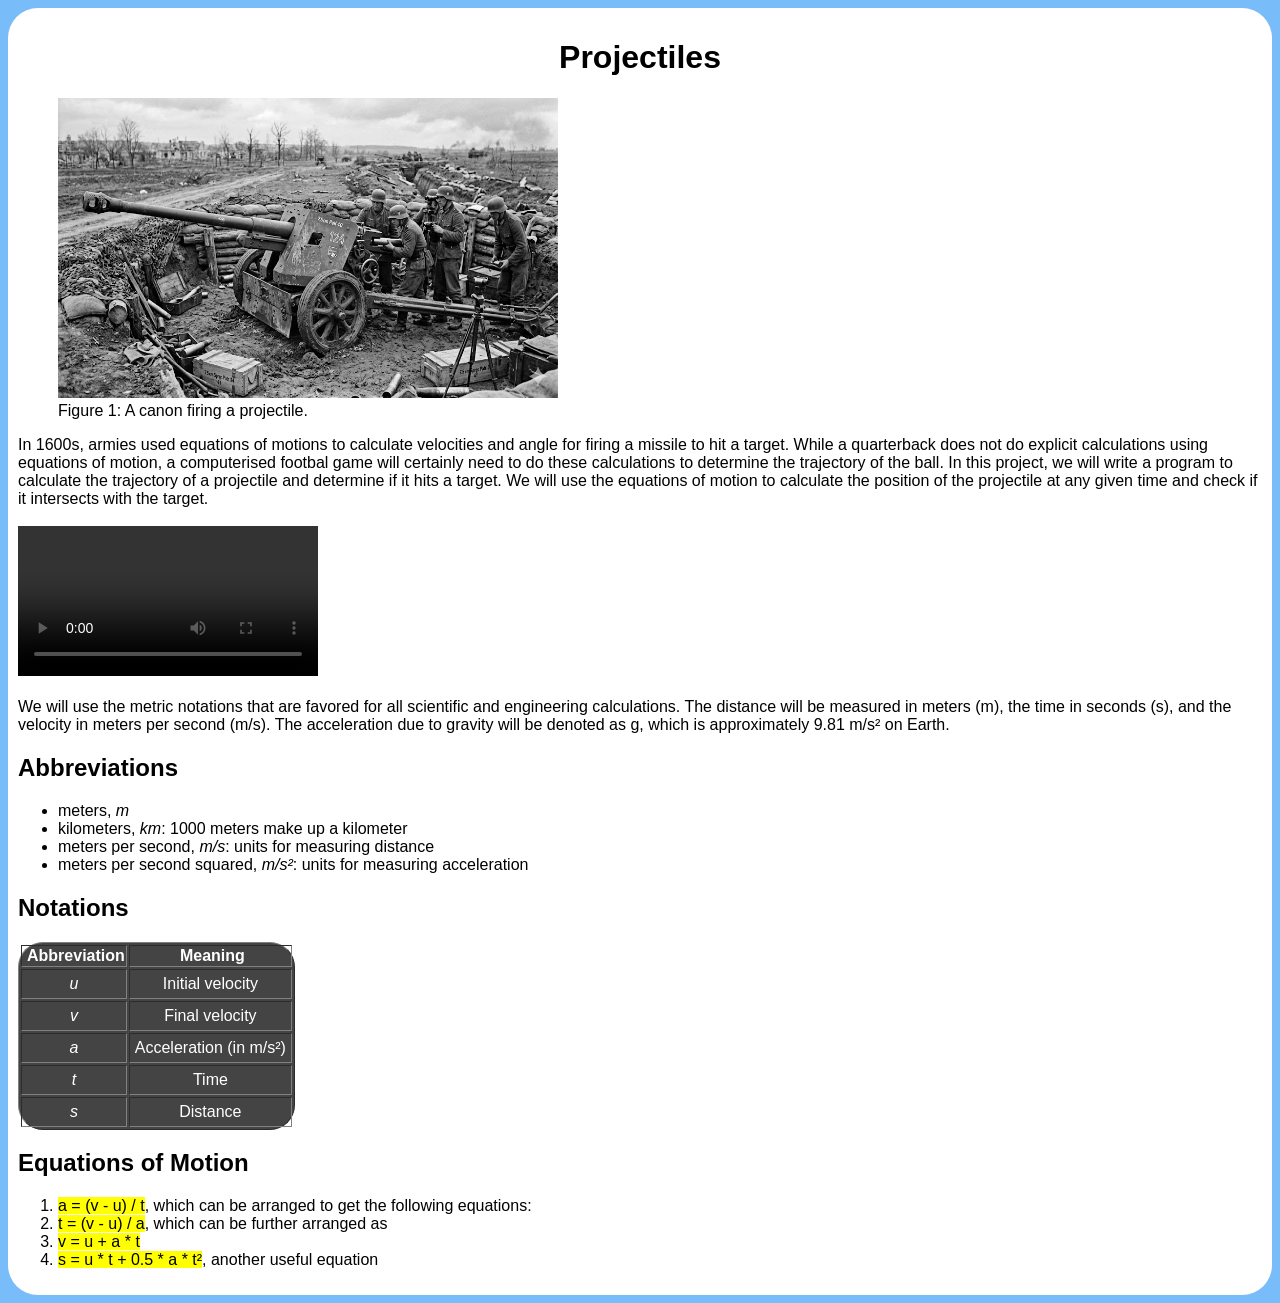
<file: index.html>
<!DOCTYPE html>
<html lang="en">
<head>
    <meta charset="UTF-8">
    <meta name="viewport" content="width=device-width, initial-scale=1.0">
    <title>Physics Application</title>
    <link rel="stylesheet" href="css/style.css">

</head>
<body>
    <div>
        
    <h1>Projectiles</h1>
    <figure>
        <img src="media/canon.jpeg" alt="A canon firing a projectile" width="500" height="300">
        <figcaption>Figure 1: A canon firing a projectile.</figcaption>
    </figure>

    <p>In 1600s, armies used equations of motions to calculate velocities and angle for firing a missile to hit a target.
        While a quarterback does not do explicit calculations using equations of motion, a computerised footbal game will certainly need to do these calculations to determine the trajectory of the ball. In this project, we will write a program to calculate the trajectory of a projectile and determine if it hits a target. We will use the equations of motion to calculate the position of the projectile at any given time and check if it intersects with the target.
    <br /><br />
    <video controls>
        <source src="media/canon.mp4" type="video/mp4">
        Your browser does not support the video tag.
    </video>
    <br /><br />
        We will use the metric notations that are favored for all scientific and engineering calculations. The distance will be measured in meters (m), the time in seconds (s), and the velocity in meters per second (m/s). The acceleration due to gravity will be denoted as g, which is approximately 9.81 m/s² on Earth.
    </p>
    <h2>Abbreviations</h2>
    <ul>
        <li>meters,<em> m</em></li>
        <li>kilometers,<em> km</em>: 1000 meters make up a kilometer</li>
        <li>meters per second,<em> m/s</em>: units for measuring distance</li>
        <li>meters per second squared,<em> m/s²</em>: units for measuring acceleration</li>
    </ul>
    <h2>Notations</h2>
    <table border="1">
        <tr>
            <th>Abbreviation</th>
            <th>Meaning</th>
        </tr>
        <tr>
            <td><em>u</em></td>
            <td>Initial velocity</td>
        </tr>
        <tr>
            <td><em>v</em></td>
            <td>Final velocity</td>
        </tr>
        <tr>
            <td><em>a</em></td>
            <td>Acceleration (in m/s²)</td>
        </tr>
        <tr>
            <td><em>t</em></td>
            <td>Time</td>
        </tr>
        <tr>
            <td><em>s</em></td>
            <td>Distance</td>
        </tr>
    </table>
    <h2>Equations of Motion</h2>
    <ol>
        <li><mark>a = (v - u) / t</mark>, which can be arranged to get the following equations:</li>
        <li><mark>t = (v - u) / a</mark>, which can be further arranged as</li>
        <li><mark>v = u + a * t</mark></li>
        <li><mark>s = u * t + 0.5 * a * t²</mark>, another useful equation</li>
    </ol>
 </div>
</body>
</html>
</file>
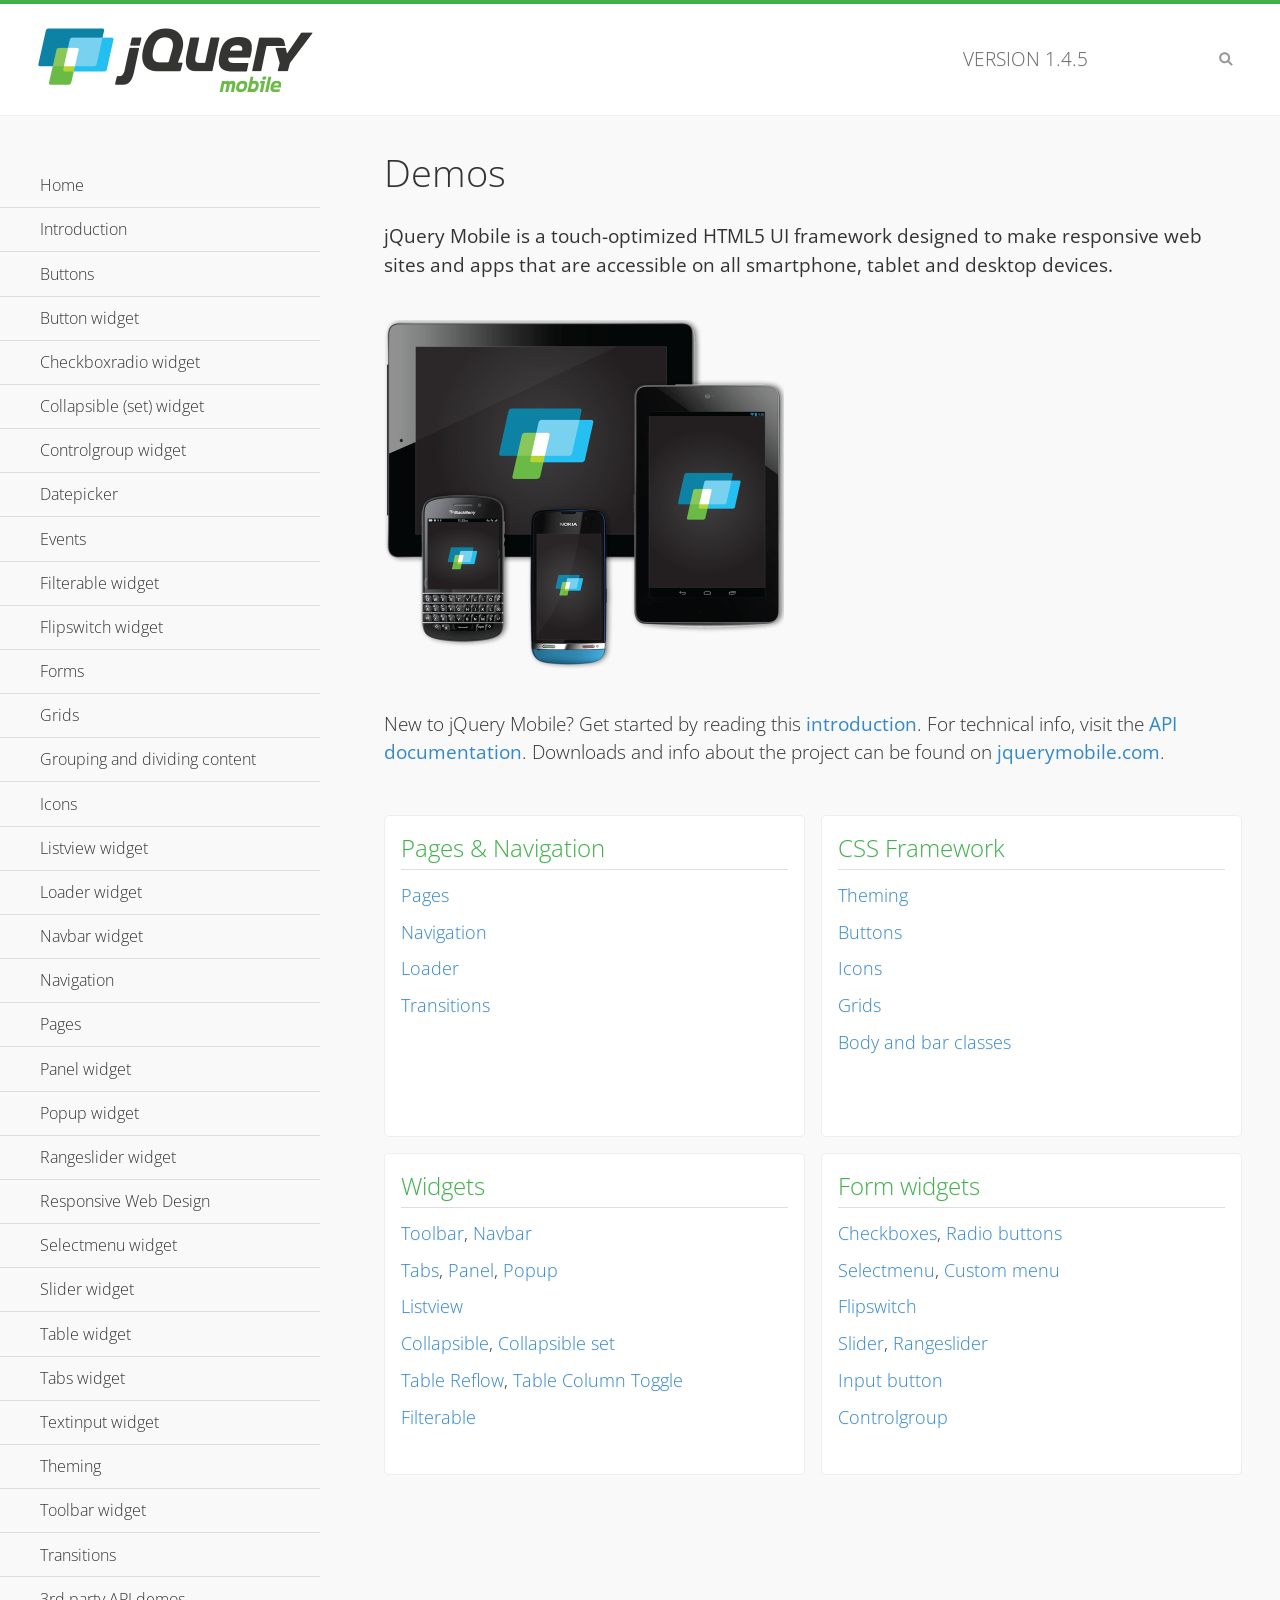
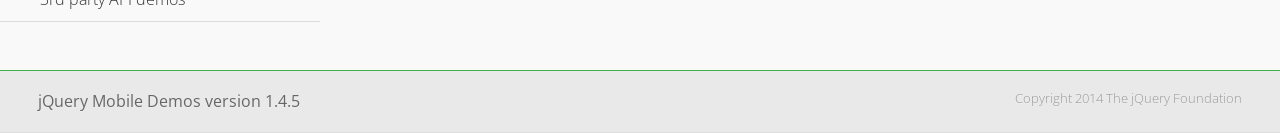
<file: jquery/demos/index.html>
<!DOCTYPE html>
<html>
<head>
	<meta charset="utf-8">
	<meta name="viewport" content="width=device-width, initial-scale=1">
	<title>jQuery Mobile Demos</title>
	<link rel="shortcut icon" href="favicon.ico">
	<link rel="stylesheet" href="css/themes/default/jquery.mobile-1.4.5.min.css">
	<link rel="stylesheet" href="_assets/css/jqm-demos.css">
    <link rel="stylesheet" href="http://fonts.googleapis.com/css?family=Open+Sans:300,400,700">
	<script src="js/jquery.js"></script>
	<script src="_assets/js/index.js"></script>
	<script src="js/jquery.mobile-1.4.5.min.js"></script>
</head>
<body>
<div data-role="page" class="jqm-demos jqm-home">

	<div data-role="header" class="jqm-header">
		<h2><img src="_assets/img/jquery-logo.png" alt="jQuery Mobile"></h2>
		<p>Version <span class="jqm-version"></span></p>
		<a href="#" class="jqm-navmenu-link ui-btn ui-btn-icon-notext ui-corner-all ui-icon-bars ui-nodisc-icon ui-alt-icon ui-btn-left">Menu</a>
		<a href="#" class="jqm-search-link ui-btn ui-btn-icon-notext ui-corner-all ui-icon-search ui-nodisc-icon ui-alt-icon ui-btn-right">Search</a>
	</div><!-- /header -->

	<div role="main" class="ui-content jqm-content">

		<h1>Demos</h1>

		<p><strong>jQuery Mobile is a touch-optimized HTML5 UI framework designed to make responsive web sites and apps that are accessible on all smartphone, tablet and desktop devices.</strong></p>

		<img src="_assets/img/devices.png">

		<p>New to jQuery Mobile? Get started by reading this <a href="intro/" data-ajax="false">introduction</a>. For technical info, visit the <a href="http://api.jquerymobile.com" title="jQuery Mobile API documentation" target="_blank">API documentation</a>. Downloads and info about the project can be found on <a href="http://jquerymobile.com" title="jQuery Mobile web site" target="_blank">jquerymobile.com</a>.</p>

        <div class="ui-grid-a ui-responsive">
        	<div class="ui-block-a">
        		<div class="jqm-block-content">
        			<h3>Pages &amp; Navigation</h3>

        			<p><a href="pages/" data-ajax="false">Pages</a></p>
        			<p><a href="navigation/" data-ajax="false">Navigation</a></p>
        			<p><a href="loader/" data-ajax="false">Loader</a></p>
        			<p><a href="transitions/" data-ajax="false">Transitions</a></p>
        		</div>
        	</div>
        	<div class="ui-block-b">
        		<div class="jqm-block-content">
        			<h3>CSS Framework</h3>

        			<p><a href="theme-default/" data-ajax="false">Theming</a></p>
        			<p><a href="button-markup/" data-ajax="false">Buttons</a></p>
        			<p><a href="icons/" data-ajax="false">Icons</a></p>
        			<p><a href="grids/" data-ajax="false">Grids</a></p>
        			<p><a href="../body-bar-classes/" data-ajax="false">Body and bar classes</a></p>
        		</div>
        	</div>        	
        	<div class="ui-block-a">
        		<div class="jqm-block-content">
        			<h3>Widgets</h3>

        			<p><a href="toolbar/" data-ajax="false">Toolbar</a>, <a href="navbar/" data-ajax="false">Navbar</a></p>
        			<p><a href="tabs/" data-ajax="false">Tabs</a>, <a href="panel/" data-ajax="false">Panel</a>, <a href="popup/" data-ajax="false">Popup</a></p>
        			<p><a href="listview/" data-ajax="false">Listview</a></p>
        			<p><a href="collapsible/" data-ajax="false">Collapsible</a>, <a href="collapsibleset/" data-ajax="false">Collapsible set</a></p>
        			<p><a href="table-reflow/" data-ajax="false">Table Reflow</a>, <a href="table-column-toggle/" data-ajax="false">Table Column Toggle</a></p>
        			<p><a href="filterable/" data-ajax="false">Filterable</a></p>
        		</div>
        	</div>
        	<div class="ui-block-b">
        		<div class="jqm-block-content">
        			<h3>Form widgets</h3>

        			<p><a href="checkboxradio-checkbox/" data-ajax="false">Checkboxes</a>, <a href="checkboxradio-radio/" data-ajax="false">Radio buttons</a></p>
        			<p><a href="selectmenu/" data-ajax="false">Selectmenu</a>, <a href="selectmenu-custom/" data-ajax="false">Custom menu</a></p>
        			<p><a href="flipswitch/" data-ajax="false">Flipswitch</a></p>
        			<p><a href="slider/" data-ajax="false">Slider</a>, <a href="rangeslider/" data-ajax="false">Rangeslider</a></p>
        			<p><a href="button/" data-ajax="false">Input button</a></p>
        			<p><a href="controlgroup/" data-ajax="false">Controlgroup</a></p>
        		</div>
        	</div>
        </div>

	</div><!-- /content -->
	    <div data-role="panel" class="jqm-navmenu-panel" data-position="left" data-display="overlay" data-theme="a">
	    	<ul class="jqm-list ui-alt-icon ui-nodisc-icon">
<li data-filtertext="demos homepage" data-icon="home"><a href=".././">Home</a></li>
<li data-filtertext="introduction overview getting started"><a href="../intro/" data-ajax="false">Introduction</a></li>
<li data-filtertext="buttons button markup buttonmarkup method anchor link button element"><a href="../button-markup/" data-ajax="false">Buttons</a></li>
<li data-filtertext="form button widget input button submit reset"><a href="../button/" data-ajax="false">Button widget</a></li>
<li data-role="collapsible" data-enhanced="true" data-collapsed-icon="carat-d" data-expanded-icon="carat-u" data-iconpos="right" data-inset="false" class="ui-collapsible ui-collapsible-themed-content ui-collapsible-collapsed">
	<h3 class="ui-collapsible-heading ui-collapsible-heading-collapsed">
		<a href="#" class="ui-collapsible-heading-toggle ui-btn ui-btn-icon-right ui-btn-inherit ui-icon-carat-d">
		    Checkboxradio widget<span class="ui-collapsible-heading-status"> click to expand contents</span>
		</a>
	</h3>
	<div class="ui-collapsible-content ui-body-inherit ui-collapsible-content-collapsed" aria-hidden="true">
		<ul>
			<li data-filtertext="form checkboxradio widget checkbox input checkboxes controlgroups"><a href="../checkboxradio-checkbox/" data-ajax="false">Checkboxes</a></li>
			<li data-filtertext="form checkboxradio widget radio input radio buttons controlgroups"><a href="../checkboxradio-radio/" data-ajax="false">Radio buttons</a></li>
		</ul>
	</div>
</li>
<li data-role="collapsible" data-enhanced="true" data-collapsed-icon="carat-d" data-expanded-icon="carat-u" data-iconpos="right" data-inset="false" class="ui-collapsible ui-collapsible-themed-content ui-collapsible-collapsed">
	<h3 class="ui-collapsible-heading ui-collapsible-heading-collapsed">
		<a href="#" class="ui-collapsible-heading-toggle ui-btn ui-btn-icon-right ui-btn-inherit ui-icon-carat-d">
			Collapsible (set) widget<span class="ui-collapsible-heading-status"> click to expand contents</span>
		</a>
	</h3>
	<div class="ui-collapsible-content ui-body-inherit ui-collapsible-content-collapsed" aria-hidden="true">
		<ul>
			<li data-filtertext="collapsibles content formatting"><a href="../collapsible/" data-ajax="false">Collapsible</a></li>
			<li data-filtertext="dynamic collapsible set accordion append expand"><a href="../collapsible-dynamic/" data-ajax="false">Dynamic collapsibles</a></li>
			<li data-filtertext="accordions collapsible set widget content formatting grouped collapsibles"><a href="../collapsibleset/" data-ajax="false">Collapsible set</a></li>
		</ul>
	</div>
</li>
<li data-role="collapsible" data-enhanced="true" data-collapsed-icon="carat-d" data-expanded-icon="carat-u" data-iconpos="right" data-inset="false" class="ui-collapsible ui-collapsible-themed-content ui-collapsible-collapsed">
	<h3 class="ui-collapsible-heading ui-collapsible-heading-collapsed">
		<a href="#" class="ui-collapsible-heading-toggle ui-btn ui-btn-icon-right ui-btn-inherit ui-icon-carat-d">
			Controlgroup widget<span class="ui-collapsible-heading-status"> click to expand contents</span>
		</a>
	</h3>
	<div class="ui-collapsible-content ui-body-inherit ui-collapsible-content-collapsed" aria-hidden="true">
		<ul>
			<li data-filtertext="controlgroups selectmenu checkboxradio input grouped buttons horizontal vertical"><a href="../controlgroup/" data-ajax="false">Controlgroup</a></li>
			<li data-filtertext="dynamic controlgroup dynamically add buttons"><a href="../controlgroup-dynamic/" data-ajax="false">Dynamic controlgroups</a></li>
		</ul>
	</div>
</li>
<li data-filtertext="form datepicker widget date input"><a href="../datepicker/" data-ajax="false">Datepicker</a></li>
<li data-role="collapsible" data-enhanced="true" data-collapsed-icon="carat-d" data-expanded-icon="carat-u" data-iconpos="right" data-inset="false" class="ui-collapsible ui-collapsible-themed-content ui-collapsible-collapsed">
	<h3 class="ui-collapsible-heading ui-collapsible-heading-collapsed">
		<a href="#" class="ui-collapsible-heading-toggle ui-btn ui-btn-icon-right ui-btn-inherit ui-icon-carat-d">
			Events<span class="ui-collapsible-heading-status"> click to expand contents</span>
		</a>
	</h3>
	<div class="ui-collapsible-content ui-body-inherit ui-collapsible-content-collapsed" aria-hidden="true">
		<ul>
			<li data-filtertext="swipe to delete list items listviews swipe events"><a href="../swipe-list/" data-ajax="false">Swipe list items</a></li>
			<li data-filtertext="swipe to navigate swipe page navigation swipe events"><a href="../swipe-page/" data-ajax="false">Swipe page navigation</a></li>
		</ul>
	</div>
</li>
<li data-filtertext="filterable filter elements sorting searching listview table"><a href="../filterable/" data-ajax="false">Filterable widget</a></li>
<li data-filtertext="form flipswitch widget flip toggle switch binary select checkbox input"><a href="../flipswitch/" data-ajax="false">Flipswitch widget</a></li>
<li data-role="collapsible" data-enhanced="true" data-collapsed-icon="carat-d" data-expanded-icon="carat-u" data-iconpos="right" data-inset="false" class="ui-collapsible ui-collapsible-themed-content ui-collapsible-collapsed">
	<h3 class="ui-collapsible-heading ui-collapsible-heading-collapsed">
		<a href="#" class="ui-collapsible-heading-toggle ui-btn ui-btn-icon-right ui-btn-inherit ui-icon-carat-d">
			Forms<span class="ui-collapsible-heading-status"> click to expand contents</span>
		</a>
	</h3>
	<div class="ui-collapsible-content ui-body-inherit ui-collapsible-content-collapsed" aria-hidden="true">
		<ul>
			<li data-filtertext="forms text checkbox radio range button submit reset inputs selects textarea slider flipswitch label form elements"><a href="../forms/" data-ajax="false">Forms</a></li>
			<li data-filtertext="form hide labels hidden accessible ui-hidden-accessible forms"><a href="../forms-label-hidden-accessible/" data-ajax="false">Hide labels</a></li>
			<li data-filtertext="form field containers fieldcontain ui-field-contain forms"><a href="../forms-field-contain/" data-ajax="false">Field containers</a></li>
			<li data-filtertext="forms disabled form elements"><a href="../forms-disabled/" data-ajax="false">Forms disabled</a></li>
			<li data-filtertext="forms gallery examples overview forms text checkbox radio range button submit reset inputs selects textarea slider flipswitch label form elements"><a href="../forms-gallery/" data-ajax="false">Forms gallery</a></li>
		</ul>
	</div>
</li>
<li data-role="collapsible" data-enhanced="true" data-collapsed-icon="carat-d" data-expanded-icon="carat-u" data-iconpos="right" data-inset="false" class="ui-collapsible ui-collapsible-themed-content ui-collapsible-collapsed">
	<h3 class="ui-collapsible-heading ui-collapsible-heading-collapsed">
		<a href="#" class="ui-collapsible-heading-toggle ui-btn ui-btn-icon-right ui-btn-inherit ui-icon-carat-d">
			Grids<span class="ui-collapsible-heading-status"> click to expand contents</span>
		</a>
	</h3>
	<div class="ui-collapsible-content ui-body-inherit ui-collapsible-content-collapsed" aria-hidden="true">
		<ul>
			<li data-filtertext="grids columns blocks content formatting rwd responsive css framework"><a href="../grids/" data-ajax="false">Grids</a></li>
			<li data-filtertext="buttons in grids css framework"><a href="../grids-buttons/" data-ajax="false">Buttons in grids</a></li>
			<li data-filtertext="custom responsive grids rwd css framework"><a href="../grids-custom-responsive/" data-ajax="false">Custom responsive grids</a></li>
		</ul>
	</div>
</li>
<li data-filtertext="blocks content formatting sections heading"><a href="../body-bar-classes/" data-ajax="false">Grouping and dividing content</a></li>
<li data-role="collapsible" data-enhanced="true" data-collapsed-icon="carat-d" data-expanded-icon="carat-u" data-iconpos="right" data-inset="false" class="ui-collapsible ui-collapsible-themed-content ui-collapsible-collapsed">
	<h3 class="ui-collapsible-heading ui-collapsible-heading-collapsed">
		<a href="#" class="ui-collapsible-heading-toggle ui-btn ui-btn-icon-right ui-btn-inherit ui-icon-carat-d">
			Icons<span class="ui-collapsible-heading-status"> click to expand contents</span>
		</a>
	</h3>
	<div class="ui-collapsible-content ui-body-inherit ui-collapsible-content-collapsed" aria-hidden="true">
		<ul>
			<li data-filtertext="button icons svg disc alt custom icon position"><a href="../icons/" data-ajax="false">Icons</a></li>
			<li data-filtertext=""><a href="../icons-grunticon/" data-ajax="false">Grunticon loader</a></li>
		</ul>
	</div>
</li>
<li data-role="collapsible" data-enhanced="true" data-collapsed-icon="carat-d" data-expanded-icon="carat-u" data-iconpos="right" data-inset="false" class="ui-collapsible ui-collapsible-themed-content ui-collapsible-collapsed">
	<h3 class="ui-collapsible-heading ui-collapsible-heading-collapsed">
		<a href="#" class="ui-collapsible-heading-toggle ui-btn ui-btn-icon-right ui-btn-inherit ui-icon-carat-d">
			Listview widget<span class="ui-collapsible-heading-status"> click to expand contents</span>
		</a>
	</h3>
	<div class="ui-collapsible-content ui-body-inherit ui-collapsible-content-collapsed" aria-hidden="true">
		<ul>
			<li data-filtertext="listview widget thumbnails icons nested split button collapsible ul ol"><a href="../listview/" data-ajax="false">Listview</a></li>
			<li data-filtertext="autocomplete filterable reveal listview filtertextbeforefilter placeholder"><a href="../listview-autocomplete/" data-ajax="false">Listview autocomplete</a></li>
			<li data-filtertext="autocomplete filterable reveal listview remote data filtertextbeforefilter placeholder"><a href="../listview-autocomplete-remote/" data-ajax="false">Listview autocomplete remote data</a></li>
			<li data-filtertext="autodividers anchor jump scroll linkbars listview lists ul ol"><a href="../listview-autodividers-linkbar/" data-ajax="false">Listview autodividers linkbar</a></li>
			<li data-filtertext="listview autodividers selector autodividersselector lists ul ol"><a href="../listview-autodividers-selector/" data-ajax="false">Listview autodividers selector</a></li>
			<li data-filtertext="listview nested list items"><a href="../listview-nested-lists/" data-ajax="false">Nested Listviews</a></li>
			<li data-filtertext="listview collapsible list items flat"><a href="../listview-collapsible-item-flat/" data-ajax="false">Listview collapsible list items (flat)</a></li>
			<li data-filtertext="listview collapsible list indented"><a href="../listview-collapsible-item-indented/" data-ajax="false">Listview collapsible list items (indented)</a></li>
			<li data-filtertext="grid listview responsive grids responsive listviews lists ul"><a href="../listview-grid/" data-ajax="false">Listview responsive grid</a></li>
		</ul>
	</div>
</li>
<li data-filtertext="loader widget page loading navigation overlay spinner"><a href="../loader/" data-ajax="false">Loader widget</a></li>
<li data-filtertext="navbar widget navmenu toolbars header footer"><a href="../navbar/" data-ajax="false">Navbar widget</a></li>
<li data-role="collapsible" data-enhanced="true" data-collapsed-icon="carat-d" data-expanded-icon="carat-u" data-iconpos="right" data-inset="false" class="ui-collapsible ui-collapsible-themed-content ui-collapsible-collapsed">
	<h3 class="ui-collapsible-heading ui-collapsible-heading-collapsed">
		<a href="#" class="ui-collapsible-heading-toggle ui-btn ui-btn-icon-right ui-btn-inherit ui-icon-carat-d">
			Navigation<span class="ui-collapsible-heading-status"> click to expand contents</span>
		</a>
	</h3>
	<div class="ui-collapsible-content ui-body-inherit ui-collapsible-content-collapsed" aria-hidden="true">
		<ul>
			<li data-filtertext="ajax navigation navigate widget history event method"><a href="../navigation/" data-ajax="false">Navigation</a></li>
			<li data-filtertext="linking pages page links navigation ajax prefetch cache"><a href="../navigation-linking-pages/" data-ajax="false">Linking pages</a></li>
			<!-- <li data-filtertext="php redirect server redirection server-side navigation"><a href="../navigation-php-redirect/" data-ajax="false">PHP redirect demo</a></li>-->
			<li data-filtertext="navigation redirection hash query"><a href="../navigation-hash-processing/" data-ajax="false">Hash processing demo</a></li>
			<li data-filtertext="navigation redirection hash query"><a href="../page-events/" data-ajax="false">Page Navigation Events</a></li>
		</ul>
	</div>
</li>
<li data-role="collapsible" data-enhanced="true" data-collapsed-icon="carat-d" data-expanded-icon="carat-u" data-iconpos="right" data-inset="false" class="ui-collapsible ui-collapsible-themed-content ui-collapsible-collapsed">
	<h3 class="ui-collapsible-heading ui-collapsible-heading-collapsed">
		<a href="#" class="ui-collapsible-heading-toggle ui-btn ui-btn-icon-right ui-btn-inherit ui-icon-carat-d">
			Pages<span class="ui-collapsible-heading-status"> click to expand contents</span>
		</a>
	</h3>
	<div class="ui-collapsible-content ui-body-inherit ui-collapsible-content-collapsed" aria-hidden="true">
		<ul>
			<li data-filtertext="pages page widget ajax navigation"><a href="../pages/" data-ajax="false">Pages</a></li>
			<li data-filtertext="single page"><a href="../pages-single-page/" data-ajax="false">Single page</a></li>
			<li data-filtertext="multipage multi-page page"><a href="../pages-multi-page/" data-ajax="false">Multi-page template</a></li>
			<li data-filtertext="dialog page widget modal popup"><a href="../pages-dialog/" data-ajax="false">Dialog page</a></li>
		</ul>
	</div>
</li>
<li data-role="collapsible" data-enhanced="true" data-collapsed-icon="carat-d" data-expanded-icon="carat-u" data-iconpos="right" data-inset="false" class="ui-collapsible ui-collapsible-themed-content ui-collapsible-collapsed">
	<h3 class="ui-collapsible-heading ui-collapsible-heading-collapsed">
		<a href="#" class="ui-collapsible-heading-toggle ui-btn ui-btn-icon-right ui-btn-inherit ui-icon-carat-d">
			Panel widget<span class="ui-collapsible-heading-status"> click to expand contents</span>
		</a>
	</h3>
	<div class="ui-collapsible-content ui-body-inherit ui-collapsible-content-collapsed" aria-hidden="true">
		<ul>
			<li data-filtertext="panel widget sliding panels reveal push overlay responsive"><a href="../panel/" data-ajax="false">Panel</a></li>
			<li data-filtertext=""><a href="../panel-external/" data-ajax="false">External panels</a></li>
			<li data-filtertext="panel "><a href="../panel-fixed/" data-ajax="false">Fixed panels</a></li>
			<li data-filtertext="panel slide panels sliding panels shadow rwd responsive breakpoint"><a href="../panel-responsive/" data-ajax="false">Panels responsive</a></li>
			<li data-filtertext="panel custom style custom panel width reveal shadow listview panel styling page background wrapper"><a href="../panel-styling/" data-ajax="false">Custom panel style</a></li>
			<li data-filtertext="panel open on swipe"><a href="../panel-swipe-open/" data-ajax="false">Panel open on swipe</a></li>
			<li data-filtertext="panels outside page internal external toolbars"><a href="../panel-external-internal/" data-ajax="false">Panel external and internal</a></li>
		</ul>
	</div>
</li>
<li data-role="collapsible" data-enhanced="true" data-collapsed-icon="carat-d" data-expanded-icon="carat-u" data-iconpos="right" data-inset="false" class="ui-collapsible ui-collapsible-themed-content ui-collapsible-collapsed">
	<h3 class="ui-collapsible-heading ui-collapsible-heading-collapsed">
		<a href="#" class="ui-collapsible-heading-toggle ui-btn ui-btn-icon-right ui-btn-inherit ui-icon-carat-d">
			Popup widget<span class="ui-collapsible-heading-status"> click to expand contents</span>
		</a>
	</h3>
	<div class="ui-collapsible-content ui-body-inherit ui-collapsible-content-collapsed" aria-hidden="true">
		<ul>
			<li data-filtertext="popup widget popups dialog modal transition tooltip lightbox form overlay screen flip pop fade transition"><a href="../popup/" data-ajax="false">Popup</a></li>
			<li data-filtertext="popup alignment position"><a href="../popup-alignment/" data-ajax="false">Popup alignment</a></li>
			<li data-filtertext="popup arrow size popups popover"><a href="../popup-arrow-size/" data-ajax="false">Popup arrow size</a></li>
			<li data-filtertext="dynamic popups popup images lightbox"><a href="../popup-dynamic/" data-ajax="false">Dynamic popups</a></li>
			<li data-filtertext="popups with iframes scaling"><a href="../popup-iframe/" data-ajax="false">Popups with iframes</a></li>
			<li data-filtertext="popup image scaling"><a href="../popup-image-scaling/" data-ajax="false">Popup image scaling</a></li>
			<li data-filtertext="external popup outside multi-page"><a href="../popup-outside-multipage/" data-ajax="false">Popup outside multi-page</a></li>
		</ul>
	</div>
</li>
<li data-filtertext="form rangeslider widget dual sliders dual handle sliders range input"><a href="../rangeslider/" data-ajax="false">Rangeslider widget</a></li>
<li data-filtertext="responsive web design rwd adaptive progressive enhancement PE accessible mobile breakpoints media query media queries"><a href="../rwd/" data-ajax="false">Responsive Web Design</a></li>
<li data-role="collapsible" data-enhanced="true" data-collapsed-icon="carat-d" data-expanded-icon="carat-u" data-iconpos="right" data-inset="false" class="ui-collapsible ui-collapsible-themed-content ui-collapsible-collapsed">
	<h3 class="ui-collapsible-heading ui-collapsible-heading-collapsed">
		<a href="#" class="ui-collapsible-heading-toggle ui-btn ui-btn-icon-right ui-btn-inherit ui-icon-carat-d">
			Selectmenu widget<span class="ui-collapsible-heading-status"> click to expand contents</span>
		</a>
	</h3>
	<div class="ui-collapsible-content ui-body-inherit ui-collapsible-content-collapsed" aria-hidden="true">
		<ul>
			<li data-filtertext="form selectmenu widget select input custom select menu selects"><a href="../selectmenu/" data-ajax="false">Selectmenu</a></li>
			<li data-filtertext="form custom select menu selectmenu widget custom menu option optgroup multiple selects"><a href="../selectmenu-custom/" data-ajax="false">Custom select menu</a></li>
			<li data-filtertext="filterable select filter popup dialog"><a href="../selectmenu-custom-filter/" data-ajax="false">Custom select menu with filter</a></li>
		</ul>
	</div>
</li>
<li data-role="collapsible" data-enhanced="true" data-collapsed-icon="carat-d" data-expanded-icon="carat-u" data-iconpos="right" data-inset="false" class="ui-collapsible ui-collapsible-themed-content ui-collapsible-collapsed">
	<h3 class="ui-collapsible-heading ui-collapsible-heading-collapsed">
		<a href="#" class="ui-collapsible-heading-toggle ui-btn ui-btn-icon-right ui-btn-inherit ui-icon-carat-d">
			Slider widget<span class="ui-collapsible-heading-status"> click to expand contents</span>
		</a>
	</h3>
	<div class="ui-collapsible-content ui-body-inherit ui-collapsible-content-collapsed" aria-hidden="true">
		<ul>
			<li data-filtertext="form slider widget range input single sliders"><a href="../slider/" data-ajax="false">Slider</a></li>
			<li data-filtertext="form slider widget flipswitch slider binary select flip toggle switch"><a href="../slider-flipswitch/" data-ajax="false">Slider flip toggle switch</a></li>
			<li data-filtertext="form slider tooltip handle value input range sliders"><a href="../slider-tooltip/" data-ajax="false">Slider tooltip</a></li>
		</ul>
	</div>
</li>
<li data-role="collapsible" data-enhanced="true" data-collapsed-icon="carat-d" data-expanded-icon="carat-u" data-iconpos="right" data-inset="false" class="ui-collapsible ui-collapsible-themed-content ui-collapsible-collapsed">
	<h3 class="ui-collapsible-heading ui-collapsible-heading-collapsed">
		<a href="#" class="ui-collapsible-heading-toggle ui-btn ui-btn-icon-right ui-btn-inherit ui-icon-carat-d">
			Table widget<span class="ui-collapsible-heading-status"> click to expand contents</span>
		</a>
	</h3>
	<div class="ui-collapsible-content ui-body-inherit ui-collapsible-content-collapsed" aria-hidden="true">
		<ul>
			<li data-filtertext="table widget reflow column toggle th td responsive tables rwd hide show tabular"><a href="../table-column-toggle/" data-ajax="false">Table Column Toggle</a></li>
			<li data-filtertext="table column toggle phone comparison demo"><a href="../table-column-toggle-example/" data-ajax="false">Table Column Toggle demo</a></li>
			<li data-filtertext="responsive tables table column toggle heading groups rwd breakpoint"><a href="../table-column-toggle-heading-groups/" data-ajax="false">Table Column Toggle heading groups</a></li>
			<li data-filtertext="responsive tables table column toggle hide rwd breakpoint customization options"><a href="../table-column-toggle-options/" data-ajax="false">Table Column Toggle options</a></li>
			<li data-filtertext="table reflow th td responsive rwd columns tabular"><a href="../table-reflow/" data-ajax="false">Table Reflow</a></li>
			<li data-filtertext="responsive tables table reflow heading groups rwd breakpoint"><a href="../table-reflow-heading-groups/" data-ajax="false">Table Reflow heading groups</a></li>
			<li data-filtertext="responsive tables table reflow stripes strokes table style"><a href="../table-reflow-stripes-strokes/" data-ajax="false">Table Reflow stripes and strokes</a></li>
			<li data-filtertext="responsive tables table reflow stack custom styles"><a href="../table-reflow-styling/" data-ajax="false">Table Reflow custom styles</a></li>
		</ul>
	</div>
</li>
<li data-filtertext="ui tabs widget"><a href="../tabs/" data-ajax="false">Tabs widget</a></li>
<li data-filtertext="form textinput widget text input textarea number date time tel email file color password"><a href="../textinput/" data-ajax="false">Textinput widget</a></li>
<li data-role="collapsible" data-enhanced="true" data-collapsed-icon="carat-d" data-expanded-icon="carat-u" data-iconpos="right" data-inset="false" class="ui-collapsible ui-collapsible-themed-content ui-collapsible-collapsed">
	<h3 class="ui-collapsible-heading ui-collapsible-heading-collapsed">
		<a href="#" class="ui-collapsible-heading-toggle ui-btn ui-btn-icon-right ui-btn-inherit ui-icon-carat-d">
			Theming<span class="ui-collapsible-heading-status"> click to expand contents</span>
		</a>
	</h3>
	<div class="ui-collapsible-content ui-body-inherit ui-collapsible-content-collapsed" aria-hidden="true">
		<ul>
			<li data-filtertext="default theme swatches theming style css"><a href="../theme-default/" data-ajax="false">Default theme</a></li>
			<li data-filtertext="classic theme old theme swatches theming style css"><a href="../theme-classic/" data-ajax="false">Classic theme</a></li>
		</ul>
	</div>
</li>
<li data-role="collapsible" data-enhanced="true" data-collapsed-icon="carat-d" data-expanded-icon="carat-u" data-iconpos="right" data-inset="false" class="ui-collapsible ui-collapsible-themed-content ui-collapsible-collapsed">
	<h3 class="ui-collapsible-heading ui-collapsible-heading-collapsed">
		<a href="#" class="ui-collapsible-heading-toggle ui-btn ui-btn-icon-right ui-btn-inherit ui-icon-carat-d">
			Toolbar widget<span class="ui-collapsible-heading-status"> click to expand contents</span>
		</a>
	</h3>
	<div class="ui-collapsible-content ui-body-inherit ui-collapsible-content-collapsed" aria-hidden="true">
		<ul>
			<li data-filtertext="toolbar widget header footer toolbars fixed fullscreen external sections"><a href="../toolbar/" data-ajax="false">Toolbar</a></li>
			<li data-filtertext="dynamic toolbars dynamically add toolbar header footer"><a href="../toolbar-dynamic/" data-ajax="false">Dynamic toolbars</a></li>
			<li data-filtertext="external toolbars header footer"><a href="../toolbar-external/" data-ajax="false">External toolbars</a></li>
			<li data-filtertext="fixed toolbars header footer"><a href="../toolbar-fixed/" data-ajax="false">Fixed toolbars</a></li>
			<li data-filtertext="fixed fullscreen toolbars header footer"><a href="../toolbar-fixed-fullscreen/" data-ajax="false">Fullscreen toolbars</a></li>
			<li data-filtertext="external fixed toolbars header footer"><a href="../toolbar-fixed-external/" data-ajax="false">Fixed external toolbars</a></li>
			<li data-filtertext="external persistent toolbars header footer navbar navmenu"><a href="../toolbar-fixed-persistent/" data-ajax="false">Persistent toolbars</a></li>
			<li data-filtertext="external ajax optimized toolbars persistent toolbars header footer navbar"><a href="../toolbar-fixed-persistent-optimized/" data-ajax="false">Ajax optimized toolbars</a></li>
			<li data-filtertext="form in toolbars header footer"><a href="../toolbar-fixed-forms/" data-ajax="false">Form in toolbar</a></li>
		</ul>
	</div>
</li>
<li data-filtertext="page transitions animated pages popup navigation flip slide fade pop"><a href="../transitions/" data-ajax="false">Transitions</a></li>
<li data-role="collapsible" data-enhanced="true" data-collapsed-icon="carat-d" data-expanded-icon="carat-u" data-iconpos="right" data-inset="false" class="ui-collapsible ui-collapsible-themed-content ui-collapsible-collapsed">
	<h3 class="ui-collapsible-heading ui-collapsible-heading-collapsed">
		<a href="#" class="ui-collapsible-heading-toggle ui-btn ui-btn-icon-right ui-btn-inherit ui-icon-carat-d">
			3rd party API demos<span class="ui-collapsible-heading-status"> click to expand contents</span>
		</a>
	</h3>
	<div class="ui-collapsible-content ui-body-inherit ui-collapsible-content-collapsed" aria-hidden="true">
		<ul>
			<li data-filtertext="backbone requirejs navigation router"><a href="../backbone-requirejs/" data-ajax="false">Backbone RequireJS</a></li>
			<li data-filtertext="google maps geolocation demo"><a href="../map-geolocation/" data-ajax="false">Google Maps geolocation</a></li>
			<li data-filtertext="google maps hybrid"><a href="../map-list-toggle/" data-ajax="false">Google Maps list toggle</a></li>
		</ul>
	</div>
</li>



		     </ul>
		</div><!-- /panel -->


	<div data-role="footer" data-position="fixed" data-tap-toggle="false" class="jqm-footer">
		<p>jQuery Mobile Demos version <span class="jqm-version"></span></p>
		<p>Copyright 2014 The jQuery Foundation</p>
	</div><!-- /footer -->
	<!-- TODO: This should become an external panel so we can add input to markup (unique ID) -->
    <div data-role="panel" class="jqm-search-panel" data-position="right" data-display="overlay" data-theme="a">
		<div class="jqm-search">
			<ul class="jqm-list" data-filter-placeholder="Search demos..." data-filter-reveal="true">
<li data-filtertext="demos homepage" data-icon="home"><a href=".././">Home</a></li>
<li data-filtertext="introduction overview getting started"><a href="../intro/" data-ajax="false">Introduction</a></li>
<li data-filtertext="buttons button markup buttonmarkup method anchor link button element"><a href="../button-markup/" data-ajax="false">Buttons</a></li>
<li data-filtertext="form button widget input button submit reset"><a href="../button/" data-ajax="false">Button widget</a></li>
<li data-role="collapsible" data-enhanced="true" data-collapsed-icon="carat-d" data-expanded-icon="carat-u" data-iconpos="right" data-inset="false" class="ui-collapsible ui-collapsible-themed-content ui-collapsible-collapsed">
	<h3 class="ui-collapsible-heading ui-collapsible-heading-collapsed">
		<a href="#" class="ui-collapsible-heading-toggle ui-btn ui-btn-icon-right ui-btn-inherit ui-icon-carat-d">
		    Checkboxradio widget<span class="ui-collapsible-heading-status"> click to expand contents</span>
		</a>
	</h3>
	<div class="ui-collapsible-content ui-body-inherit ui-collapsible-content-collapsed" aria-hidden="true">
		<ul>
			<li data-filtertext="form checkboxradio widget checkbox input checkboxes controlgroups"><a href="../checkboxradio-checkbox/" data-ajax="false">Checkboxes</a></li>
			<li data-filtertext="form checkboxradio widget radio input radio buttons controlgroups"><a href="../checkboxradio-radio/" data-ajax="false">Radio buttons</a></li>
		</ul>
	</div>
</li>
<li data-role="collapsible" data-enhanced="true" data-collapsed-icon="carat-d" data-expanded-icon="carat-u" data-iconpos="right" data-inset="false" class="ui-collapsible ui-collapsible-themed-content ui-collapsible-collapsed">
	<h3 class="ui-collapsible-heading ui-collapsible-heading-collapsed">
		<a href="#" class="ui-collapsible-heading-toggle ui-btn ui-btn-icon-right ui-btn-inherit ui-icon-carat-d">
			Collapsible (set) widget<span class="ui-collapsible-heading-status"> click to expand contents</span>
		</a>
	</h3>
	<div class="ui-collapsible-content ui-body-inherit ui-collapsible-content-collapsed" aria-hidden="true">
		<ul>
			<li data-filtertext="collapsibles content formatting"><a href="../collapsible/" data-ajax="false">Collapsible</a></li>
			<li data-filtertext="dynamic collapsible set accordion append expand"><a href="../collapsible-dynamic/" data-ajax="false">Dynamic collapsibles</a></li>
			<li data-filtertext="accordions collapsible set widget content formatting grouped collapsibles"><a href="../collapsibleset/" data-ajax="false">Collapsible set</a></li>
		</ul>
	</div>
</li>
<li data-role="collapsible" data-enhanced="true" data-collapsed-icon="carat-d" data-expanded-icon="carat-u" data-iconpos="right" data-inset="false" class="ui-collapsible ui-collapsible-themed-content ui-collapsible-collapsed">
	<h3 class="ui-collapsible-heading ui-collapsible-heading-collapsed">
		<a href="#" class="ui-collapsible-heading-toggle ui-btn ui-btn-icon-right ui-btn-inherit ui-icon-carat-d">
			Controlgroup widget<span class="ui-collapsible-heading-status"> click to expand contents</span>
		</a>
	</h3>
	<div class="ui-collapsible-content ui-body-inherit ui-collapsible-content-collapsed" aria-hidden="true">
		<ul>
			<li data-filtertext="controlgroups selectmenu checkboxradio input grouped buttons horizontal vertical"><a href="../controlgroup/" data-ajax="false">Controlgroup</a></li>
			<li data-filtertext="dynamic controlgroup dynamically add buttons"><a href="../controlgroup-dynamic/" data-ajax="false">Dynamic controlgroups</a></li>
		</ul>
	</div>
</li>
<li data-filtertext="form datepicker widget date input"><a href="../datepicker/" data-ajax="false">Datepicker</a></li>
<li data-role="collapsible" data-enhanced="true" data-collapsed-icon="carat-d" data-expanded-icon="carat-u" data-iconpos="right" data-inset="false" class="ui-collapsible ui-collapsible-themed-content ui-collapsible-collapsed">
	<h3 class="ui-collapsible-heading ui-collapsible-heading-collapsed">
		<a href="#" class="ui-collapsible-heading-toggle ui-btn ui-btn-icon-right ui-btn-inherit ui-icon-carat-d">
			Events<span class="ui-collapsible-heading-status"> click to expand contents</span>
		</a>
	</h3>
	<div class="ui-collapsible-content ui-body-inherit ui-collapsible-content-collapsed" aria-hidden="true">
		<ul>
			<li data-filtertext="swipe to delete list items listviews swipe events"><a href="../swipe-list/" data-ajax="false">Swipe list items</a></li>
			<li data-filtertext="swipe to navigate swipe page navigation swipe events"><a href="../swipe-page/" data-ajax="false">Swipe page navigation</a></li>
		</ul>
	</div>
</li>
<li data-filtertext="filterable filter elements sorting searching listview table"><a href="../filterable/" data-ajax="false">Filterable widget</a></li>
<li data-filtertext="form flipswitch widget flip toggle switch binary select checkbox input"><a href="../flipswitch/" data-ajax="false">Flipswitch widget</a></li>
<li data-role="collapsible" data-enhanced="true" data-collapsed-icon="carat-d" data-expanded-icon="carat-u" data-iconpos="right" data-inset="false" class="ui-collapsible ui-collapsible-themed-content ui-collapsible-collapsed">
	<h3 class="ui-collapsible-heading ui-collapsible-heading-collapsed">
		<a href="#" class="ui-collapsible-heading-toggle ui-btn ui-btn-icon-right ui-btn-inherit ui-icon-carat-d">
			Forms<span class="ui-collapsible-heading-status"> click to expand contents</span>
		</a>
	</h3>
	<div class="ui-collapsible-content ui-body-inherit ui-collapsible-content-collapsed" aria-hidden="true">
		<ul>
			<li data-filtertext="forms text checkbox radio range button submit reset inputs selects textarea slider flipswitch label form elements"><a href="../forms/" data-ajax="false">Forms</a></li>
			<li data-filtertext="form hide labels hidden accessible ui-hidden-accessible forms"><a href="../forms-label-hidden-accessible/" data-ajax="false">Hide labels</a></li>
			<li data-filtertext="form field containers fieldcontain ui-field-contain forms"><a href="../forms-field-contain/" data-ajax="false">Field containers</a></li>
			<li data-filtertext="forms disabled form elements"><a href="../forms-disabled/" data-ajax="false">Forms disabled</a></li>
			<li data-filtertext="forms gallery examples overview forms text checkbox radio range button submit reset inputs selects textarea slider flipswitch label form elements"><a href="../forms-gallery/" data-ajax="false">Forms gallery</a></li>
		</ul>
	</div>
</li>
<li data-role="collapsible" data-enhanced="true" data-collapsed-icon="carat-d" data-expanded-icon="carat-u" data-iconpos="right" data-inset="false" class="ui-collapsible ui-collapsible-themed-content ui-collapsible-collapsed">
	<h3 class="ui-collapsible-heading ui-collapsible-heading-collapsed">
		<a href="#" class="ui-collapsible-heading-toggle ui-btn ui-btn-icon-right ui-btn-inherit ui-icon-carat-d">
			Grids<span class="ui-collapsible-heading-status"> click to expand contents</span>
		</a>
	</h3>
	<div class="ui-collapsible-content ui-body-inherit ui-collapsible-content-collapsed" aria-hidden="true">
		<ul>
			<li data-filtertext="grids columns blocks content formatting rwd responsive css framework"><a href="../grids/" data-ajax="false">Grids</a></li>
			<li data-filtertext="buttons in grids css framework"><a href="../grids-buttons/" data-ajax="false">Buttons in grids</a></li>
			<li data-filtertext="custom responsive grids rwd css framework"><a href="../grids-custom-responsive/" data-ajax="false">Custom responsive grids</a></li>
		</ul>
	</div>
</li>
<li data-filtertext="blocks content formatting sections heading"><a href="../body-bar-classes/" data-ajax="false">Grouping and dividing content</a></li>
<li data-role="collapsible" data-enhanced="true" data-collapsed-icon="carat-d" data-expanded-icon="carat-u" data-iconpos="right" data-inset="false" class="ui-collapsible ui-collapsible-themed-content ui-collapsible-collapsed">
	<h3 class="ui-collapsible-heading ui-collapsible-heading-collapsed">
		<a href="#" class="ui-collapsible-heading-toggle ui-btn ui-btn-icon-right ui-btn-inherit ui-icon-carat-d">
			Icons<span class="ui-collapsible-heading-status"> click to expand contents</span>
		</a>
	</h3>
	<div class="ui-collapsible-content ui-body-inherit ui-collapsible-content-collapsed" aria-hidden="true">
		<ul>
			<li data-filtertext="button icons svg disc alt custom icon position"><a href="../icons/" data-ajax="false">Icons</a></li>
			<li data-filtertext=""><a href="../icons-grunticon/" data-ajax="false">Grunticon loader</a></li>
		</ul>
	</div>
</li>
<li data-role="collapsible" data-enhanced="true" data-collapsed-icon="carat-d" data-expanded-icon="carat-u" data-iconpos="right" data-inset="false" class="ui-collapsible ui-collapsible-themed-content ui-collapsible-collapsed">
	<h3 class="ui-collapsible-heading ui-collapsible-heading-collapsed">
		<a href="#" class="ui-collapsible-heading-toggle ui-btn ui-btn-icon-right ui-btn-inherit ui-icon-carat-d">
			Listview widget<span class="ui-collapsible-heading-status"> click to expand contents</span>
		</a>
	</h3>
	<div class="ui-collapsible-content ui-body-inherit ui-collapsible-content-collapsed" aria-hidden="true">
		<ul>
			<li data-filtertext="listview widget thumbnails icons nested split button collapsible ul ol"><a href="../listview/" data-ajax="false">Listview</a></li>
			<li data-filtertext="autocomplete filterable reveal listview filtertextbeforefilter placeholder"><a href="../listview-autocomplete/" data-ajax="false">Listview autocomplete</a></li>
			<li data-filtertext="autocomplete filterable reveal listview remote data filtertextbeforefilter placeholder"><a href="../listview-autocomplete-remote/" data-ajax="false">Listview autocomplete remote data</a></li>
			<li data-filtertext="autodividers anchor jump scroll linkbars listview lists ul ol"><a href="../listview-autodividers-linkbar/" data-ajax="false">Listview autodividers linkbar</a></li>
			<li data-filtertext="listview autodividers selector autodividersselector lists ul ol"><a href="../listview-autodividers-selector/" data-ajax="false">Listview autodividers selector</a></li>
			<li data-filtertext="listview nested list items"><a href="../listview-nested-lists/" data-ajax="false">Nested Listviews</a></li>
			<li data-filtertext="listview collapsible list items flat"><a href="../listview-collapsible-item-flat/" data-ajax="false">Listview collapsible list items (flat)</a></li>
			<li data-filtertext="listview collapsible list indented"><a href="../listview-collapsible-item-indented/" data-ajax="false">Listview collapsible list items (indented)</a></li>
			<li data-filtertext="grid listview responsive grids responsive listviews lists ul"><a href="../listview-grid/" data-ajax="false">Listview responsive grid</a></li>
		</ul>
	</div>
</li>
<li data-filtertext="loader widget page loading navigation overlay spinner"><a href="../loader/" data-ajax="false">Loader widget</a></li>
<li data-filtertext="navbar widget navmenu toolbars header footer"><a href="../navbar/" data-ajax="false">Navbar widget</a></li>
<li data-role="collapsible" data-enhanced="true" data-collapsed-icon="carat-d" data-expanded-icon="carat-u" data-iconpos="right" data-inset="false" class="ui-collapsible ui-collapsible-themed-content ui-collapsible-collapsed">
	<h3 class="ui-collapsible-heading ui-collapsible-heading-collapsed">
		<a href="#" class="ui-collapsible-heading-toggle ui-btn ui-btn-icon-right ui-btn-inherit ui-icon-carat-d">
			Navigation<span class="ui-collapsible-heading-status"> click to expand contents</span>
		</a>
	</h3>
	<div class="ui-collapsible-content ui-body-inherit ui-collapsible-content-collapsed" aria-hidden="true">
		<ul>
			<li data-filtertext="ajax navigation navigate widget history event method"><a href="../navigation/" data-ajax="false">Navigation</a></li>
			<li data-filtertext="linking pages page links navigation ajax prefetch cache"><a href="../navigation-linking-pages/" data-ajax="false">Linking pages</a></li>
			<!-- <li data-filtertext="php redirect server redirection server-side navigation"><a href="../navigation-php-redirect/" data-ajax="false">PHP redirect demo</a></li>-->
			<li data-filtertext="navigation redirection hash query"><a href="../navigation-hash-processing/" data-ajax="false">Hash processing demo</a></li>
			<li data-filtertext="navigation redirection hash query"><a href="../page-events/" data-ajax="false">Page Navigation Events</a></li>
		</ul>
	</div>
</li>
<li data-role="collapsible" data-enhanced="true" data-collapsed-icon="carat-d" data-expanded-icon="carat-u" data-iconpos="right" data-inset="false" class="ui-collapsible ui-collapsible-themed-content ui-collapsible-collapsed">
	<h3 class="ui-collapsible-heading ui-collapsible-heading-collapsed">
		<a href="#" class="ui-collapsible-heading-toggle ui-btn ui-btn-icon-right ui-btn-inherit ui-icon-carat-d">
			Pages<span class="ui-collapsible-heading-status"> click to expand contents</span>
		</a>
	</h3>
	<div class="ui-collapsible-content ui-body-inherit ui-collapsible-content-collapsed" aria-hidden="true">
		<ul>
			<li data-filtertext="pages page widget ajax navigation"><a href="../pages/" data-ajax="false">Pages</a></li>
			<li data-filtertext="single page"><a href="../pages-single-page/" data-ajax="false">Single page</a></li>
			<li data-filtertext="multipage multi-page page"><a href="../pages-multi-page/" data-ajax="false">Multi-page template</a></li>
			<li data-filtertext="dialog page widget modal popup"><a href="../pages-dialog/" data-ajax="false">Dialog page</a></li>
		</ul>
	</div>
</li>
<li data-role="collapsible" data-enhanced="true" data-collapsed-icon="carat-d" data-expanded-icon="carat-u" data-iconpos="right" data-inset="false" class="ui-collapsible ui-collapsible-themed-content ui-collapsible-collapsed">
	<h3 class="ui-collapsible-heading ui-collapsible-heading-collapsed">
		<a href="#" class="ui-collapsible-heading-toggle ui-btn ui-btn-icon-right ui-btn-inherit ui-icon-carat-d">
			Panel widget<span class="ui-collapsible-heading-status"> click to expand contents</span>
		</a>
	</h3>
	<div class="ui-collapsible-content ui-body-inherit ui-collapsible-content-collapsed" aria-hidden="true">
		<ul>
			<li data-filtertext="panel widget sliding panels reveal push overlay responsive"><a href="../panel/" data-ajax="false">Panel</a></li>
			<li data-filtertext=""><a href="../panel-external/" data-ajax="false">External panels</a></li>
			<li data-filtertext="panel "><a href="../panel-fixed/" data-ajax="false">Fixed panels</a></li>
			<li data-filtertext="panel slide panels sliding panels shadow rwd responsive breakpoint"><a href="../panel-responsive/" data-ajax="false">Panels responsive</a></li>
			<li data-filtertext="panel custom style custom panel width reveal shadow listview panel styling page background wrapper"><a href="../panel-styling/" data-ajax="false">Custom panel style</a></li>
			<li data-filtertext="panel open on swipe"><a href="../panel-swipe-open/" data-ajax="false">Panel open on swipe</a></li>
			<li data-filtertext="panels outside page internal external toolbars"><a href="../panel-external-internal/" data-ajax="false">Panel external and internal</a></li>
		</ul>
	</div>
</li>
<li data-role="collapsible" data-enhanced="true" data-collapsed-icon="carat-d" data-expanded-icon="carat-u" data-iconpos="right" data-inset="false" class="ui-collapsible ui-collapsible-themed-content ui-collapsible-collapsed">
	<h3 class="ui-collapsible-heading ui-collapsible-heading-collapsed">
		<a href="#" class="ui-collapsible-heading-toggle ui-btn ui-btn-icon-right ui-btn-inherit ui-icon-carat-d">
			Popup widget<span class="ui-collapsible-heading-status"> click to expand contents</span>
		</a>
	</h3>
	<div class="ui-collapsible-content ui-body-inherit ui-collapsible-content-collapsed" aria-hidden="true">
		<ul>
			<li data-filtertext="popup widget popups dialog modal transition tooltip lightbox form overlay screen flip pop fade transition"><a href="../popup/" data-ajax="false">Popup</a></li>
			<li data-filtertext="popup alignment position"><a href="../popup-alignment/" data-ajax="false">Popup alignment</a></li>
			<li data-filtertext="popup arrow size popups popover"><a href="../popup-arrow-size/" data-ajax="false">Popup arrow size</a></li>
			<li data-filtertext="dynamic popups popup images lightbox"><a href="../popup-dynamic/" data-ajax="false">Dynamic popups</a></li>
			<li data-filtertext="popups with iframes scaling"><a href="../popup-iframe/" data-ajax="false">Popups with iframes</a></li>
			<li data-filtertext="popup image scaling"><a href="../popup-image-scaling/" data-ajax="false">Popup image scaling</a></li>
			<li data-filtertext="external popup outside multi-page"><a href="../popup-outside-multipage/" data-ajax="false">Popup outside multi-page</a></li>
		</ul>
	</div>
</li>
<li data-filtertext="form rangeslider widget dual sliders dual handle sliders range input"><a href="../rangeslider/" data-ajax="false">Rangeslider widget</a></li>
<li data-filtertext="responsive web design rwd adaptive progressive enhancement PE accessible mobile breakpoints media query media queries"><a href="../rwd/" data-ajax="false">Responsive Web Design</a></li>
<li data-role="collapsible" data-enhanced="true" data-collapsed-icon="carat-d" data-expanded-icon="carat-u" data-iconpos="right" data-inset="false" class="ui-collapsible ui-collapsible-themed-content ui-collapsible-collapsed">
	<h3 class="ui-collapsible-heading ui-collapsible-heading-collapsed">
		<a href="#" class="ui-collapsible-heading-toggle ui-btn ui-btn-icon-right ui-btn-inherit ui-icon-carat-d">
			Selectmenu widget<span class="ui-collapsible-heading-status"> click to expand contents</span>
		</a>
	</h3>
	<div class="ui-collapsible-content ui-body-inherit ui-collapsible-content-collapsed" aria-hidden="true">
		<ul>
			<li data-filtertext="form selectmenu widget select input custom select menu selects"><a href="../selectmenu/" data-ajax="false">Selectmenu</a></li>
			<li data-filtertext="form custom select menu selectmenu widget custom menu option optgroup multiple selects"><a href="../selectmenu-custom/" data-ajax="false">Custom select menu</a></li>
			<li data-filtertext="filterable select filter popup dialog"><a href="../selectmenu-custom-filter/" data-ajax="false">Custom select menu with filter</a></li>
		</ul>
	</div>
</li>
<li data-role="collapsible" data-enhanced="true" data-collapsed-icon="carat-d" data-expanded-icon="carat-u" data-iconpos="right" data-inset="false" class="ui-collapsible ui-collapsible-themed-content ui-collapsible-collapsed">
	<h3 class="ui-collapsible-heading ui-collapsible-heading-collapsed">
		<a href="#" class="ui-collapsible-heading-toggle ui-btn ui-btn-icon-right ui-btn-inherit ui-icon-carat-d">
			Slider widget<span class="ui-collapsible-heading-status"> click to expand contents</span>
		</a>
	</h3>
	<div class="ui-collapsible-content ui-body-inherit ui-collapsible-content-collapsed" aria-hidden="true">
		<ul>
			<li data-filtertext="form slider widget range input single sliders"><a href="../slider/" data-ajax="false">Slider</a></li>
			<li data-filtertext="form slider widget flipswitch slider binary select flip toggle switch"><a href="../slider-flipswitch/" data-ajax="false">Slider flip toggle switch</a></li>
			<li data-filtertext="form slider tooltip handle value input range sliders"><a href="../slider-tooltip/" data-ajax="false">Slider tooltip</a></li>
		</ul>
	</div>
</li>
<li data-role="collapsible" data-enhanced="true" data-collapsed-icon="carat-d" data-expanded-icon="carat-u" data-iconpos="right" data-inset="false" class="ui-collapsible ui-collapsible-themed-content ui-collapsible-collapsed">
	<h3 class="ui-collapsible-heading ui-collapsible-heading-collapsed">
		<a href="#" class="ui-collapsible-heading-toggle ui-btn ui-btn-icon-right ui-btn-inherit ui-icon-carat-d">
			Table widget<span class="ui-collapsible-heading-status"> click to expand contents</span>
		</a>
	</h3>
	<div class="ui-collapsible-content ui-body-inherit ui-collapsible-content-collapsed" aria-hidden="true">
		<ul>
			<li data-filtertext="table widget reflow column toggle th td responsive tables rwd hide show tabular"><a href="../table-column-toggle/" data-ajax="false">Table Column Toggle</a></li>
			<li data-filtertext="table column toggle phone comparison demo"><a href="../table-column-toggle-example/" data-ajax="false">Table Column Toggle demo</a></li>
			<li data-filtertext="responsive tables table column toggle heading groups rwd breakpoint"><a href="../table-column-toggle-heading-groups/" data-ajax="false">Table Column Toggle heading groups</a></li>
			<li data-filtertext="responsive tables table column toggle hide rwd breakpoint customization options"><a href="../table-column-toggle-options/" data-ajax="false">Table Column Toggle options</a></li>
			<li data-filtertext="table reflow th td responsive rwd columns tabular"><a href="../table-reflow/" data-ajax="false">Table Reflow</a></li>
			<li data-filtertext="responsive tables table reflow heading groups rwd breakpoint"><a href="../table-reflow-heading-groups/" data-ajax="false">Table Reflow heading groups</a></li>
			<li data-filtertext="responsive tables table reflow stripes strokes table style"><a href="../table-reflow-stripes-strokes/" data-ajax="false">Table Reflow stripes and strokes</a></li>
			<li data-filtertext="responsive tables table reflow stack custom styles"><a href="../table-reflow-styling/" data-ajax="false">Table Reflow custom styles</a></li>
		</ul>
	</div>
</li>
<li data-filtertext="ui tabs widget"><a href="../tabs/" data-ajax="false">Tabs widget</a></li>
<li data-filtertext="form textinput widget text input textarea number date time tel email file color password"><a href="../textinput/" data-ajax="false">Textinput widget</a></li>
<li data-role="collapsible" data-enhanced="true" data-collapsed-icon="carat-d" data-expanded-icon="carat-u" data-iconpos="right" data-inset="false" class="ui-collapsible ui-collapsible-themed-content ui-collapsible-collapsed">
	<h3 class="ui-collapsible-heading ui-collapsible-heading-collapsed">
		<a href="#" class="ui-collapsible-heading-toggle ui-btn ui-btn-icon-right ui-btn-inherit ui-icon-carat-d">
			Theming<span class="ui-collapsible-heading-status"> click to expand contents</span>
		</a>
	</h3>
	<div class="ui-collapsible-content ui-body-inherit ui-collapsible-content-collapsed" aria-hidden="true">
		<ul>
			<li data-filtertext="default theme swatches theming style css"><a href="../theme-default/" data-ajax="false">Default theme</a></li>
			<li data-filtertext="classic theme old theme swatches theming style css"><a href="../theme-classic/" data-ajax="false">Classic theme</a></li>
		</ul>
	</div>
</li>
<li data-role="collapsible" data-enhanced="true" data-collapsed-icon="carat-d" data-expanded-icon="carat-u" data-iconpos="right" data-inset="false" class="ui-collapsible ui-collapsible-themed-content ui-collapsible-collapsed">
	<h3 class="ui-collapsible-heading ui-collapsible-heading-collapsed">
		<a href="#" class="ui-collapsible-heading-toggle ui-btn ui-btn-icon-right ui-btn-inherit ui-icon-carat-d">
			Toolbar widget<span class="ui-collapsible-heading-status"> click to expand contents</span>
		</a>
	</h3>
	<div class="ui-collapsible-content ui-body-inherit ui-collapsible-content-collapsed" aria-hidden="true">
		<ul>
			<li data-filtertext="toolbar widget header footer toolbars fixed fullscreen external sections"><a href="../toolbar/" data-ajax="false">Toolbar</a></li>
			<li data-filtertext="dynamic toolbars dynamically add toolbar header footer"><a href="../toolbar-dynamic/" data-ajax="false">Dynamic toolbars</a></li>
			<li data-filtertext="external toolbars header footer"><a href="../toolbar-external/" data-ajax="false">External toolbars</a></li>
			<li data-filtertext="fixed toolbars header footer"><a href="../toolbar-fixed/" data-ajax="false">Fixed toolbars</a></li>
			<li data-filtertext="fixed fullscreen toolbars header footer"><a href="../toolbar-fixed-fullscreen/" data-ajax="false">Fullscreen toolbars</a></li>
			<li data-filtertext="external fixed toolbars header footer"><a href="../toolbar-fixed-external/" data-ajax="false">Fixed external toolbars</a></li>
			<li data-filtertext="external persistent toolbars header footer navbar navmenu"><a href="../toolbar-fixed-persistent/" data-ajax="false">Persistent toolbars</a></li>
			<li data-filtertext="external ajax optimized toolbars persistent toolbars header footer navbar"><a href="../toolbar-fixed-persistent-optimized/" data-ajax="false">Ajax optimized toolbars</a></li>
			<li data-filtertext="form in toolbars header footer"><a href="../toolbar-fixed-forms/" data-ajax="false">Form in toolbar</a></li>
		</ul>
	</div>
</li>
<li data-filtertext="page transitions animated pages popup navigation flip slide fade pop"><a href="../transitions/" data-ajax="false">Transitions</a></li>
<li data-role="collapsible" data-enhanced="true" data-collapsed-icon="carat-d" data-expanded-icon="carat-u" data-iconpos="right" data-inset="false" class="ui-collapsible ui-collapsible-themed-content ui-collapsible-collapsed">
	<h3 class="ui-collapsible-heading ui-collapsible-heading-collapsed">
		<a href="#" class="ui-collapsible-heading-toggle ui-btn ui-btn-icon-right ui-btn-inherit ui-icon-carat-d">
			3rd party API demos<span class="ui-collapsible-heading-status"> click to expand contents</span>
		</a>
	</h3>
	<div class="ui-collapsible-content ui-body-inherit ui-collapsible-content-collapsed" aria-hidden="true">
		<ul>
			<li data-filtertext="backbone requirejs navigation router"><a href="../backbone-requirejs/" data-ajax="false">Backbone RequireJS</a></li>
			<li data-filtertext="google maps geolocation demo"><a href="../map-geolocation/" data-ajax="false">Google Maps geolocation</a></li>
			<li data-filtertext="google maps hybrid"><a href="../map-list-toggle/" data-ajax="false">Google Maps list toggle</a></li>
		</ul>
	</div>
</li>



			</ul>
		</div>
	</div><!-- /panel -->


</div><!-- /page -->

</body>
</html>
</file>
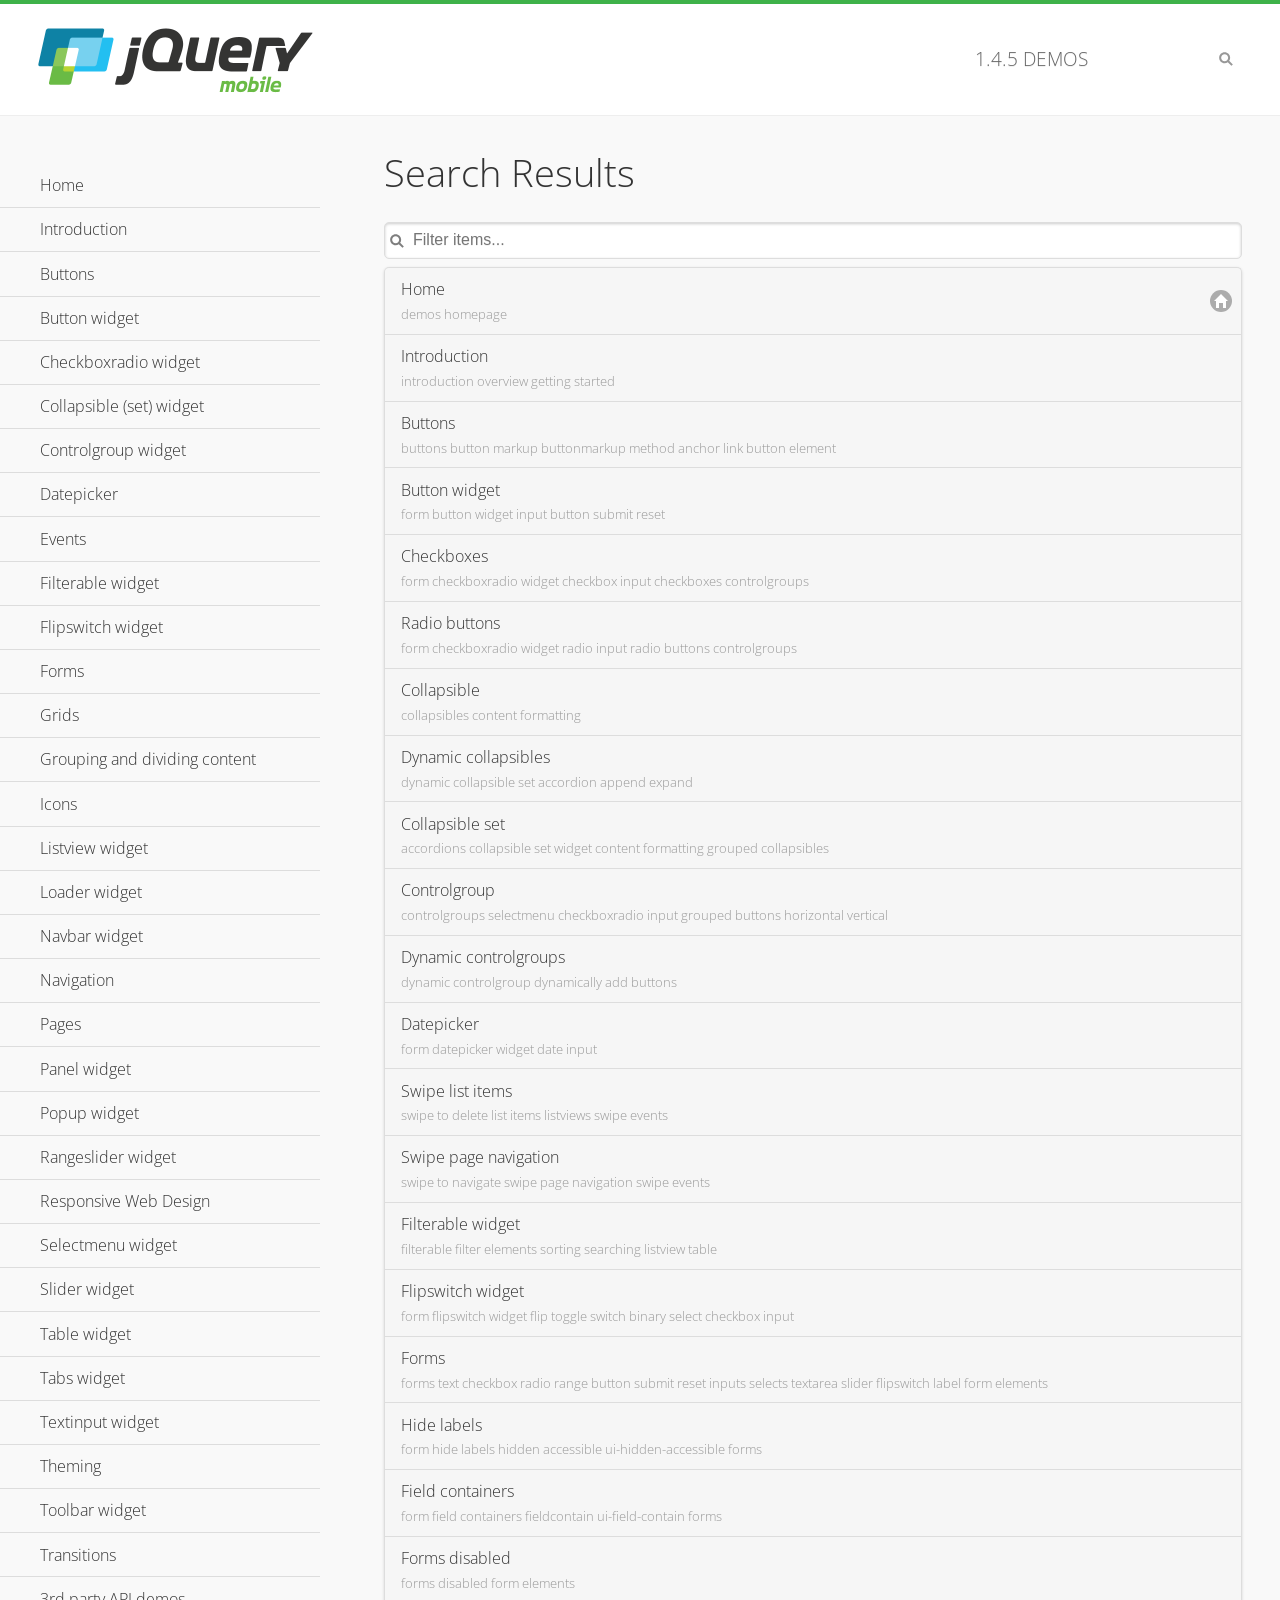
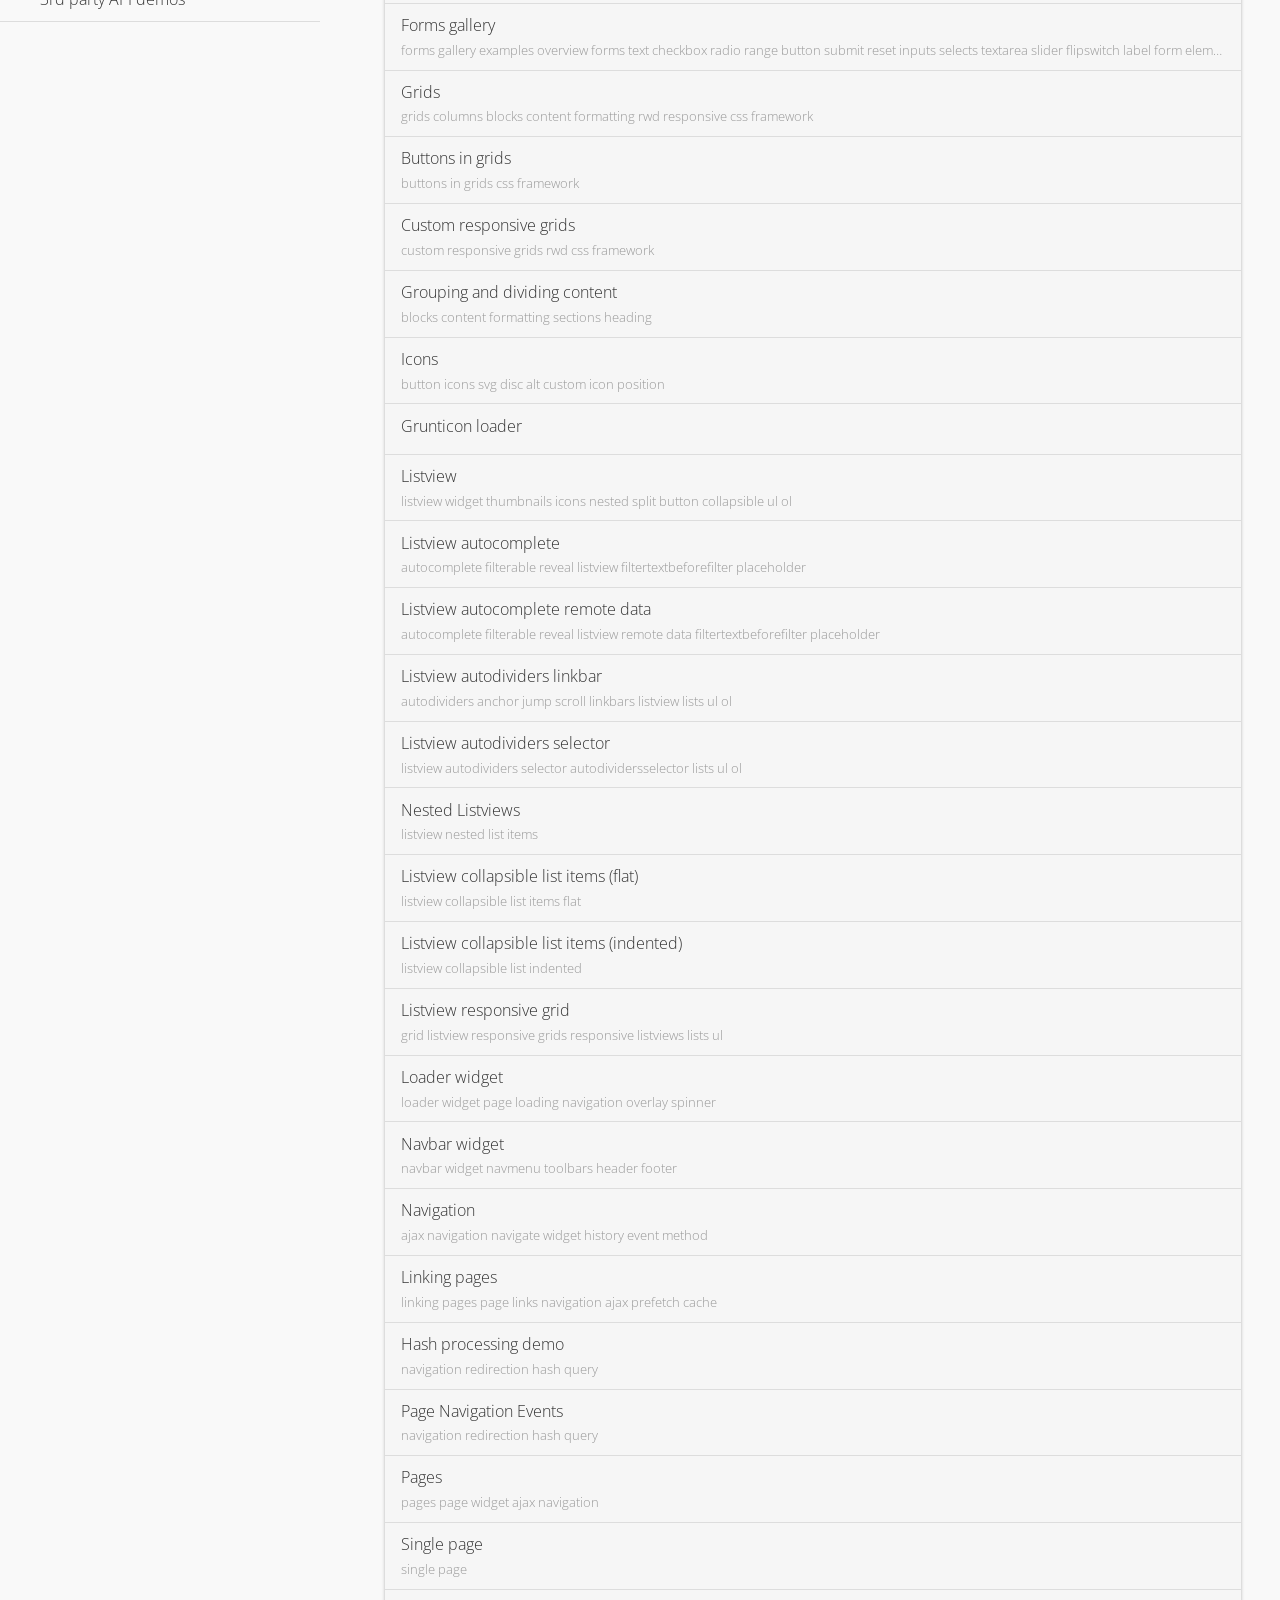
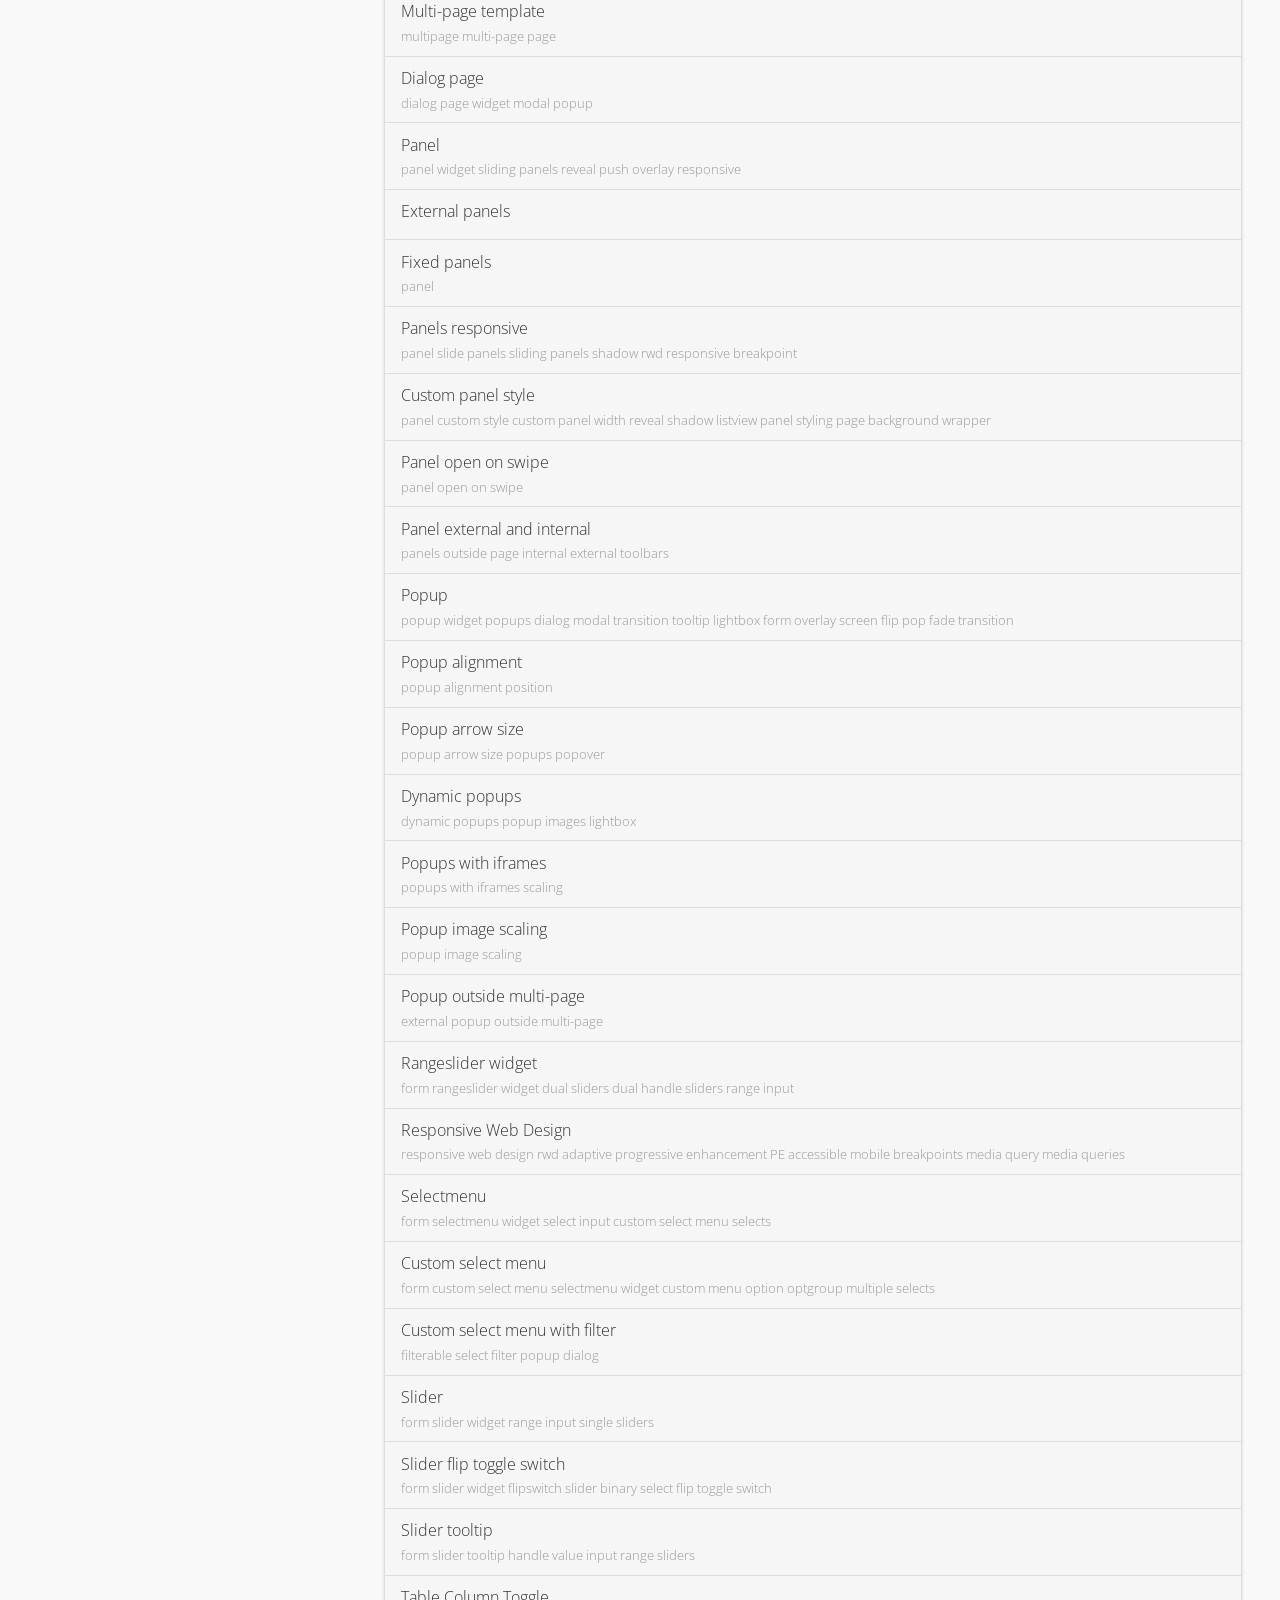
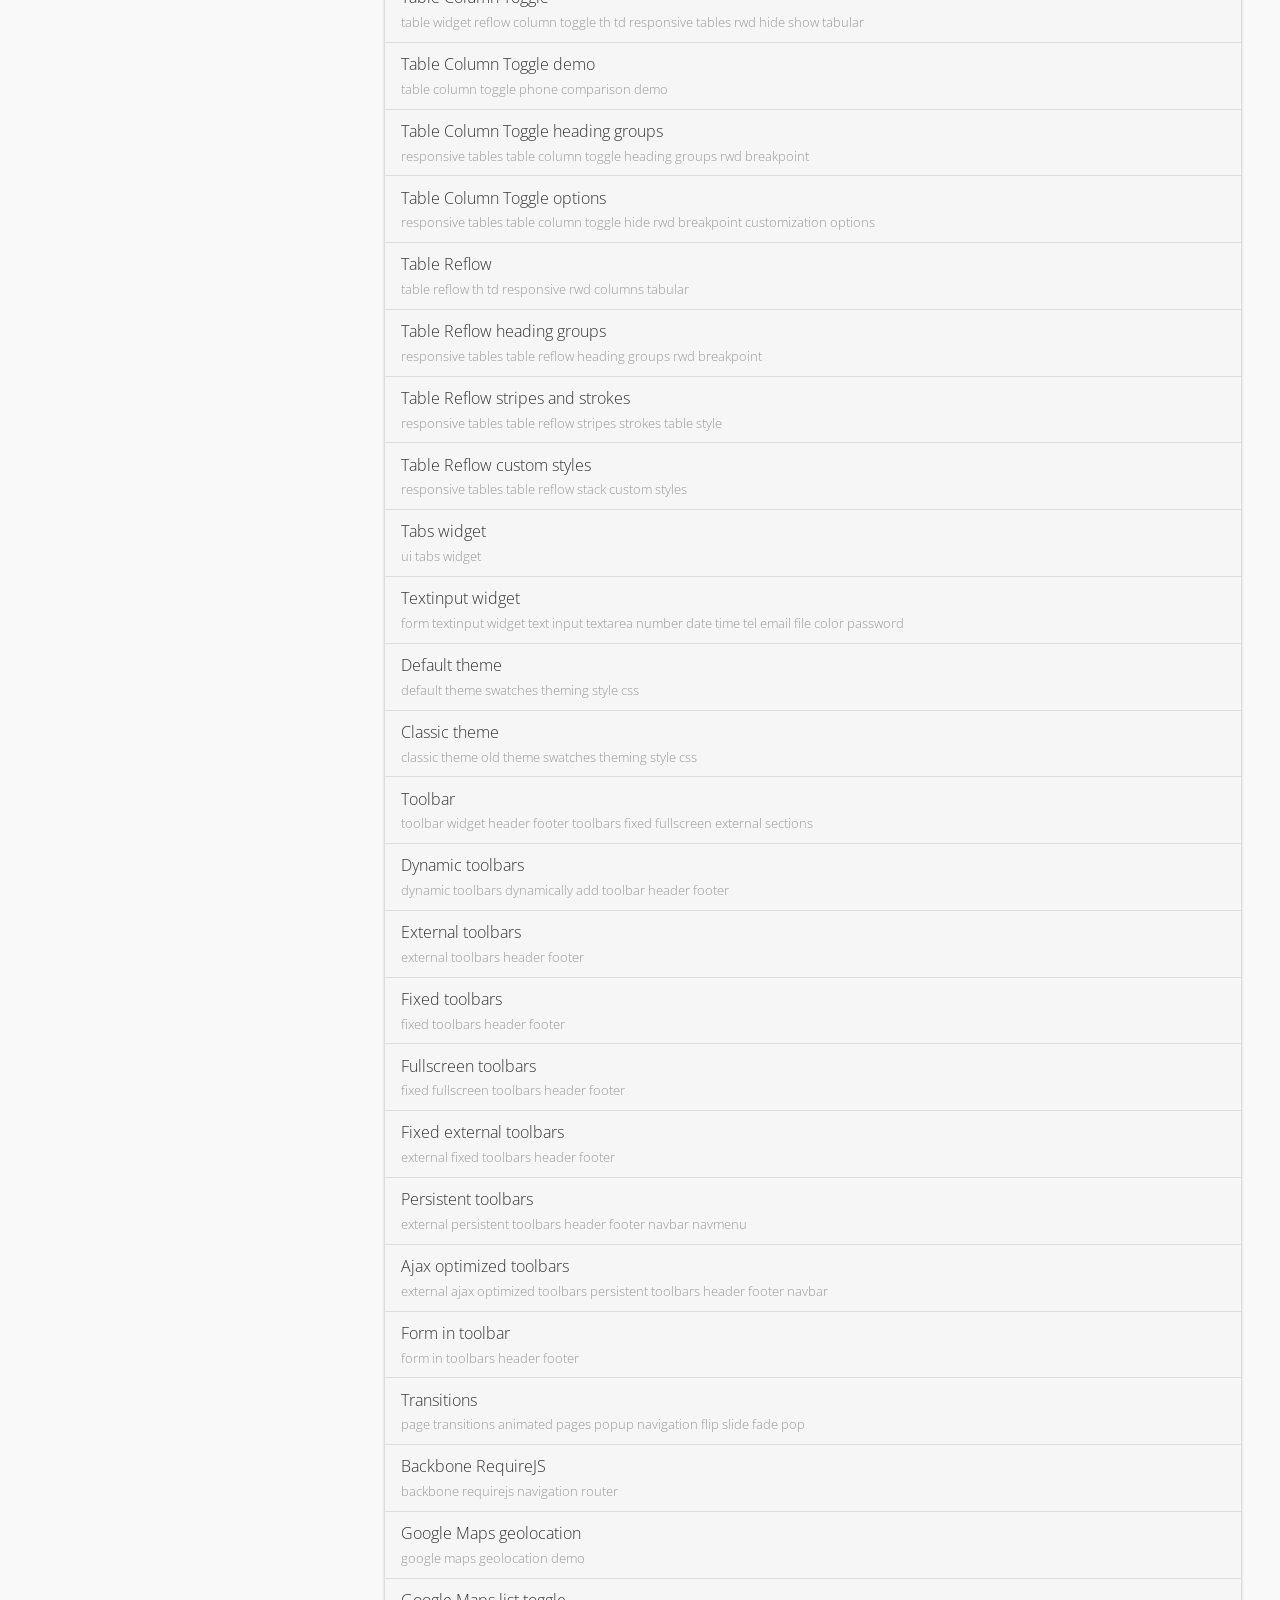
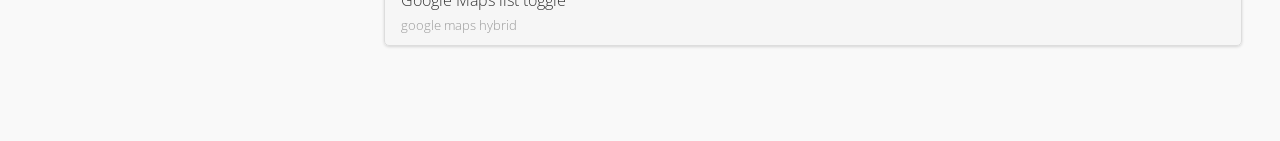
<file: jquery/demos/_search/index.html>
<!DOCTYPE html>
<html>
<head>
	<meta charset="utf-8">
	<meta name="viewport" content="width=device-width, initial-scale=1">
	<title>jQuery Mobile Demos</title>
	<link rel="stylesheet" href="../css/themes/default/jquery.mobile-1.4.5.min.css">
	<link rel="stylesheet" href="../_assets/css/jqm-demos.css">
	<link rel="shortcut icon" href="../_assets/favicon.ico">
    <link rel="stylesheet" href="http://fonts.googleapis.com/css?family=Open+Sans:300,400,700">
	<script src="../js/jquery.js"></script>
	<script src="../_assets/js/index.js"></script>
	<script src="../js/jquery.mobile-1.4.5.min.js"></script>

</head>
<body>
<div data-role="page" class="jqm-demos jqm-demos-index jqm-demos-search-results">

	<div data-role="header" class="jqm-header">
		<h2><a href="../" title="jQuery Mobile Demos home"><img src="../_assets/img/jquery-logo.png" alt="jQuery Mobile"></a></h2>
		<p><span class="jqm-version"></span> Demos</p>
		<a href="#" class="jqm-navmenu-link ui-btn ui-btn-icon-notext ui-corner-all ui-icon-bars ui-nodisc-icon ui-alt-icon ui-btn-left">Menu</a>
		<a href="#" class="jqm-search-link ui-btn ui-btn-icon-notext ui-corner-all ui-icon-search ui-nodisc-icon ui-alt-icon ui-btn-right">Search</a>
	</div><!-- /header -->

	<div role="main" class="ui-content jqm-content">

		<h1>Search Results</h1>

        <div class="jqm-search-results-wrap">
	        <ul class="jqm-list jqm-search-results-list">
<li data-filtertext="demos homepage" data-icon="home"><a href=".././">Home</a></li>
<li data-filtertext="introduction overview getting started"><a href="../intro/" data-ajax="false">Introduction</a></li>
<li data-filtertext="buttons button markup buttonmarkup method anchor link button element"><a href="../button-markup/" data-ajax="false">Buttons</a></li>
<li data-filtertext="form button widget input button submit reset"><a href="../button/" data-ajax="false">Button widget</a></li>
<li data-role="collapsible" data-enhanced="true" data-collapsed-icon="carat-d" data-expanded-icon="carat-u" data-iconpos="right" data-inset="false" class="ui-collapsible ui-collapsible-themed-content ui-collapsible-collapsed">
	<h3 class="ui-collapsible-heading ui-collapsible-heading-collapsed">
		<a href="#" class="ui-collapsible-heading-toggle ui-btn ui-btn-icon-right ui-btn-inherit ui-icon-carat-d">
		    Checkboxradio widget<span class="ui-collapsible-heading-status"> click to expand contents</span>
		</a>
	</h3>
	<div class="ui-collapsible-content ui-body-inherit ui-collapsible-content-collapsed" aria-hidden="true">
		<ul>
			<li data-filtertext="form checkboxradio widget checkbox input checkboxes controlgroups"><a href="../checkboxradio-checkbox/" data-ajax="false">Checkboxes</a></li>
			<li data-filtertext="form checkboxradio widget radio input radio buttons controlgroups"><a href="../checkboxradio-radio/" data-ajax="false">Radio buttons</a></li>
		</ul>
	</div>
</li>
<li data-role="collapsible" data-enhanced="true" data-collapsed-icon="carat-d" data-expanded-icon="carat-u" data-iconpos="right" data-inset="false" class="ui-collapsible ui-collapsible-themed-content ui-collapsible-collapsed">
	<h3 class="ui-collapsible-heading ui-collapsible-heading-collapsed">
		<a href="#" class="ui-collapsible-heading-toggle ui-btn ui-btn-icon-right ui-btn-inherit ui-icon-carat-d">
			Collapsible (set) widget<span class="ui-collapsible-heading-status"> click to expand contents</span>
		</a>
	</h3>
	<div class="ui-collapsible-content ui-body-inherit ui-collapsible-content-collapsed" aria-hidden="true">
		<ul>
			<li data-filtertext="collapsibles content formatting"><a href="../collapsible/" data-ajax="false">Collapsible</a></li>
			<li data-filtertext="dynamic collapsible set accordion append expand"><a href="../collapsible-dynamic/" data-ajax="false">Dynamic collapsibles</a></li>
			<li data-filtertext="accordions collapsible set widget content formatting grouped collapsibles"><a href="../collapsibleset/" data-ajax="false">Collapsible set</a></li>
		</ul>
	</div>
</li>
<li data-role="collapsible" data-enhanced="true" data-collapsed-icon="carat-d" data-expanded-icon="carat-u" data-iconpos="right" data-inset="false" class="ui-collapsible ui-collapsible-themed-content ui-collapsible-collapsed">
	<h3 class="ui-collapsible-heading ui-collapsible-heading-collapsed">
		<a href="#" class="ui-collapsible-heading-toggle ui-btn ui-btn-icon-right ui-btn-inherit ui-icon-carat-d">
			Controlgroup widget<span class="ui-collapsible-heading-status"> click to expand contents</span>
		</a>
	</h3>
	<div class="ui-collapsible-content ui-body-inherit ui-collapsible-content-collapsed" aria-hidden="true">
		<ul>
			<li data-filtertext="controlgroups selectmenu checkboxradio input grouped buttons horizontal vertical"><a href="../controlgroup/" data-ajax="false">Controlgroup</a></li>
			<li data-filtertext="dynamic controlgroup dynamically add buttons"><a href="../controlgroup-dynamic/" data-ajax="false">Dynamic controlgroups</a></li>
		</ul>
	</div>
</li>
<li data-filtertext="form datepicker widget date input"><a href="../datepicker/" data-ajax="false">Datepicker</a></li>
<li data-role="collapsible" data-enhanced="true" data-collapsed-icon="carat-d" data-expanded-icon="carat-u" data-iconpos="right" data-inset="false" class="ui-collapsible ui-collapsible-themed-content ui-collapsible-collapsed">
	<h3 class="ui-collapsible-heading ui-collapsible-heading-collapsed">
		<a href="#" class="ui-collapsible-heading-toggle ui-btn ui-btn-icon-right ui-btn-inherit ui-icon-carat-d">
			Events<span class="ui-collapsible-heading-status"> click to expand contents</span>
		</a>
	</h3>
	<div class="ui-collapsible-content ui-body-inherit ui-collapsible-content-collapsed" aria-hidden="true">
		<ul>
			<li data-filtertext="swipe to delete list items listviews swipe events"><a href="../swipe-list/" data-ajax="false">Swipe list items</a></li>
			<li data-filtertext="swipe to navigate swipe page navigation swipe events"><a href="../swipe-page/" data-ajax="false">Swipe page navigation</a></li>
		</ul>
	</div>
</li>
<li data-filtertext="filterable filter elements sorting searching listview table"><a href="../filterable/" data-ajax="false">Filterable widget</a></li>
<li data-filtertext="form flipswitch widget flip toggle switch binary select checkbox input"><a href="../flipswitch/" data-ajax="false">Flipswitch widget</a></li>
<li data-role="collapsible" data-enhanced="true" data-collapsed-icon="carat-d" data-expanded-icon="carat-u" data-iconpos="right" data-inset="false" class="ui-collapsible ui-collapsible-themed-content ui-collapsible-collapsed">
	<h3 class="ui-collapsible-heading ui-collapsible-heading-collapsed">
		<a href="#" class="ui-collapsible-heading-toggle ui-btn ui-btn-icon-right ui-btn-inherit ui-icon-carat-d">
			Forms<span class="ui-collapsible-heading-status"> click to expand contents</span>
		</a>
	</h3>
	<div class="ui-collapsible-content ui-body-inherit ui-collapsible-content-collapsed" aria-hidden="true">
		<ul>
			<li data-filtertext="forms text checkbox radio range button submit reset inputs selects textarea slider flipswitch label form elements"><a href="../forms/" data-ajax="false">Forms</a></li>
			<li data-filtertext="form hide labels hidden accessible ui-hidden-accessible forms"><a href="../forms-label-hidden-accessible/" data-ajax="false">Hide labels</a></li>
			<li data-filtertext="form field containers fieldcontain ui-field-contain forms"><a href="../forms-field-contain/" data-ajax="false">Field containers</a></li>
			<li data-filtertext="forms disabled form elements"><a href="../forms-disabled/" data-ajax="false">Forms disabled</a></li>
			<li data-filtertext="forms gallery examples overview forms text checkbox radio range button submit reset inputs selects textarea slider flipswitch label form elements"><a href="../forms-gallery/" data-ajax="false">Forms gallery</a></li>
		</ul>
	</div>
</li>
<li data-role="collapsible" data-enhanced="true" data-collapsed-icon="carat-d" data-expanded-icon="carat-u" data-iconpos="right" data-inset="false" class="ui-collapsible ui-collapsible-themed-content ui-collapsible-collapsed">
	<h3 class="ui-collapsible-heading ui-collapsible-heading-collapsed">
		<a href="#" class="ui-collapsible-heading-toggle ui-btn ui-btn-icon-right ui-btn-inherit ui-icon-carat-d">
			Grids<span class="ui-collapsible-heading-status"> click to expand contents</span>
		</a>
	</h3>
	<div class="ui-collapsible-content ui-body-inherit ui-collapsible-content-collapsed" aria-hidden="true">
		<ul>
			<li data-filtertext="grids columns blocks content formatting rwd responsive css framework"><a href="../grids/" data-ajax="false">Grids</a></li>
			<li data-filtertext="buttons in grids css framework"><a href="../grids-buttons/" data-ajax="false">Buttons in grids</a></li>
			<li data-filtertext="custom responsive grids rwd css framework"><a href="../grids-custom-responsive/" data-ajax="false">Custom responsive grids</a></li>
		</ul>
	</div>
</li>
<li data-filtertext="blocks content formatting sections heading"><a href="../body-bar-classes/" data-ajax="false">Grouping and dividing content</a></li>
<li data-role="collapsible" data-enhanced="true" data-collapsed-icon="carat-d" data-expanded-icon="carat-u" data-iconpos="right" data-inset="false" class="ui-collapsible ui-collapsible-themed-content ui-collapsible-collapsed">
	<h3 class="ui-collapsible-heading ui-collapsible-heading-collapsed">
		<a href="#" class="ui-collapsible-heading-toggle ui-btn ui-btn-icon-right ui-btn-inherit ui-icon-carat-d">
			Icons<span class="ui-collapsible-heading-status"> click to expand contents</span>
		</a>
	</h3>
	<div class="ui-collapsible-content ui-body-inherit ui-collapsible-content-collapsed" aria-hidden="true">
		<ul>
			<li data-filtertext="button icons svg disc alt custom icon position"><a href="../icons/" data-ajax="false">Icons</a></li>
			<li data-filtertext=""><a href="../icons-grunticon/" data-ajax="false">Grunticon loader</a></li>
		</ul>
	</div>
</li>
<li data-role="collapsible" data-enhanced="true" data-collapsed-icon="carat-d" data-expanded-icon="carat-u" data-iconpos="right" data-inset="false" class="ui-collapsible ui-collapsible-themed-content ui-collapsible-collapsed">
	<h3 class="ui-collapsible-heading ui-collapsible-heading-collapsed">
		<a href="#" class="ui-collapsible-heading-toggle ui-btn ui-btn-icon-right ui-btn-inherit ui-icon-carat-d">
			Listview widget<span class="ui-collapsible-heading-status"> click to expand contents</span>
		</a>
	</h3>
	<div class="ui-collapsible-content ui-body-inherit ui-collapsible-content-collapsed" aria-hidden="true">
		<ul>
			<li data-filtertext="listview widget thumbnails icons nested split button collapsible ul ol"><a href="../listview/" data-ajax="false">Listview</a></li>
			<li data-filtertext="autocomplete filterable reveal listview filtertextbeforefilter placeholder"><a href="../listview-autocomplete/" data-ajax="false">Listview autocomplete</a></li>
			<li data-filtertext="autocomplete filterable reveal listview remote data filtertextbeforefilter placeholder"><a href="../listview-autocomplete-remote/" data-ajax="false">Listview autocomplete remote data</a></li>
			<li data-filtertext="autodividers anchor jump scroll linkbars listview lists ul ol"><a href="../listview-autodividers-linkbar/" data-ajax="false">Listview autodividers linkbar</a></li>
			<li data-filtertext="listview autodividers selector autodividersselector lists ul ol"><a href="../listview-autodividers-selector/" data-ajax="false">Listview autodividers selector</a></li>
			<li data-filtertext="listview nested list items"><a href="../listview-nested-lists/" data-ajax="false">Nested Listviews</a></li>
			<li data-filtertext="listview collapsible list items flat"><a href="../listview-collapsible-item-flat/" data-ajax="false">Listview collapsible list items (flat)</a></li>
			<li data-filtertext="listview collapsible list indented"><a href="../listview-collapsible-item-indented/" data-ajax="false">Listview collapsible list items (indented)</a></li>
			<li data-filtertext="grid listview responsive grids responsive listviews lists ul"><a href="../listview-grid/" data-ajax="false">Listview responsive grid</a></li>
		</ul>
	</div>
</li>
<li data-filtertext="loader widget page loading navigation overlay spinner"><a href="../loader/" data-ajax="false">Loader widget</a></li>
<li data-filtertext="navbar widget navmenu toolbars header footer"><a href="../navbar/" data-ajax="false">Navbar widget</a></li>
<li data-role="collapsible" data-enhanced="true" data-collapsed-icon="carat-d" data-expanded-icon="carat-u" data-iconpos="right" data-inset="false" class="ui-collapsible ui-collapsible-themed-content ui-collapsible-collapsed">
	<h3 class="ui-collapsible-heading ui-collapsible-heading-collapsed">
		<a href="#" class="ui-collapsible-heading-toggle ui-btn ui-btn-icon-right ui-btn-inherit ui-icon-carat-d">
			Navigation<span class="ui-collapsible-heading-status"> click to expand contents</span>
		</a>
	</h3>
	<div class="ui-collapsible-content ui-body-inherit ui-collapsible-content-collapsed" aria-hidden="true">
		<ul>
			<li data-filtertext="ajax navigation navigate widget history event method"><a href="../navigation/" data-ajax="false">Navigation</a></li>
			<li data-filtertext="linking pages page links navigation ajax prefetch cache"><a href="../navigation-linking-pages/" data-ajax="false">Linking pages</a></li>
			<!-- <li data-filtertext="php redirect server redirection server-side navigation"><a href="../navigation-php-redirect/" data-ajax="false">PHP redirect demo</a></li>-->
			<li data-filtertext="navigation redirection hash query"><a href="../navigation-hash-processing/" data-ajax="false">Hash processing demo</a></li>
			<li data-filtertext="navigation redirection hash query"><a href="../page-events/" data-ajax="false">Page Navigation Events</a></li>
		</ul>
	</div>
</li>
<li data-role="collapsible" data-enhanced="true" data-collapsed-icon="carat-d" data-expanded-icon="carat-u" data-iconpos="right" data-inset="false" class="ui-collapsible ui-collapsible-themed-content ui-collapsible-collapsed">
	<h3 class="ui-collapsible-heading ui-collapsible-heading-collapsed">
		<a href="#" class="ui-collapsible-heading-toggle ui-btn ui-btn-icon-right ui-btn-inherit ui-icon-carat-d">
			Pages<span class="ui-collapsible-heading-status"> click to expand contents</span>
		</a>
	</h3>
	<div class="ui-collapsible-content ui-body-inherit ui-collapsible-content-collapsed" aria-hidden="true">
		<ul>
			<li data-filtertext="pages page widget ajax navigation"><a href="../pages/" data-ajax="false">Pages</a></li>
			<li data-filtertext="single page"><a href="../pages-single-page/" data-ajax="false">Single page</a></li>
			<li data-filtertext="multipage multi-page page"><a href="../pages-multi-page/" data-ajax="false">Multi-page template</a></li>
			<li data-filtertext="dialog page widget modal popup"><a href="../pages-dialog/" data-ajax="false">Dialog page</a></li>
		</ul>
	</div>
</li>
<li data-role="collapsible" data-enhanced="true" data-collapsed-icon="carat-d" data-expanded-icon="carat-u" data-iconpos="right" data-inset="false" class="ui-collapsible ui-collapsible-themed-content ui-collapsible-collapsed">
	<h3 class="ui-collapsible-heading ui-collapsible-heading-collapsed">
		<a href="#" class="ui-collapsible-heading-toggle ui-btn ui-btn-icon-right ui-btn-inherit ui-icon-carat-d">
			Panel widget<span class="ui-collapsible-heading-status"> click to expand contents</span>
		</a>
	</h3>
	<div class="ui-collapsible-content ui-body-inherit ui-collapsible-content-collapsed" aria-hidden="true">
		<ul>
			<li data-filtertext="panel widget sliding panels reveal push overlay responsive"><a href="../panel/" data-ajax="false">Panel</a></li>
			<li data-filtertext=""><a href="../panel-external/" data-ajax="false">External panels</a></li>
			<li data-filtertext="panel "><a href="../panel-fixed/" data-ajax="false">Fixed panels</a></li>
			<li data-filtertext="panel slide panels sliding panels shadow rwd responsive breakpoint"><a href="../panel-responsive/" data-ajax="false">Panels responsive</a></li>
			<li data-filtertext="panel custom style custom panel width reveal shadow listview panel styling page background wrapper"><a href="../panel-styling/" data-ajax="false">Custom panel style</a></li>
			<li data-filtertext="panel open on swipe"><a href="../panel-swipe-open/" data-ajax="false">Panel open on swipe</a></li>
			<li data-filtertext="panels outside page internal external toolbars"><a href="../panel-external-internal/" data-ajax="false">Panel external and internal</a></li>
		</ul>
	</div>
</li>
<li data-role="collapsible" data-enhanced="true" data-collapsed-icon="carat-d" data-expanded-icon="carat-u" data-iconpos="right" data-inset="false" class="ui-collapsible ui-collapsible-themed-content ui-collapsible-collapsed">
	<h3 class="ui-collapsible-heading ui-collapsible-heading-collapsed">
		<a href="#" class="ui-collapsible-heading-toggle ui-btn ui-btn-icon-right ui-btn-inherit ui-icon-carat-d">
			Popup widget<span class="ui-collapsible-heading-status"> click to expand contents</span>
		</a>
	</h3>
	<div class="ui-collapsible-content ui-body-inherit ui-collapsible-content-collapsed" aria-hidden="true">
		<ul>
			<li data-filtertext="popup widget popups dialog modal transition tooltip lightbox form overlay screen flip pop fade transition"><a href="../popup/" data-ajax="false">Popup</a></li>
			<li data-filtertext="popup alignment position"><a href="../popup-alignment/" data-ajax="false">Popup alignment</a></li>
			<li data-filtertext="popup arrow size popups popover"><a href="../popup-arrow-size/" data-ajax="false">Popup arrow size</a></li>
			<li data-filtertext="dynamic popups popup images lightbox"><a href="../popup-dynamic/" data-ajax="false">Dynamic popups</a></li>
			<li data-filtertext="popups with iframes scaling"><a href="../popup-iframe/" data-ajax="false">Popups with iframes</a></li>
			<li data-filtertext="popup image scaling"><a href="../popup-image-scaling/" data-ajax="false">Popup image scaling</a></li>
			<li data-filtertext="external popup outside multi-page"><a href="../popup-outside-multipage/" data-ajax="false">Popup outside multi-page</a></li>
		</ul>
	</div>
</li>
<li data-filtertext="form rangeslider widget dual sliders dual handle sliders range input"><a href="../rangeslider/" data-ajax="false">Rangeslider widget</a></li>
<li data-filtertext="responsive web design rwd adaptive progressive enhancement PE accessible mobile breakpoints media query media queries"><a href="../rwd/" data-ajax="false">Responsive Web Design</a></li>
<li data-role="collapsible" data-enhanced="true" data-collapsed-icon="carat-d" data-expanded-icon="carat-u" data-iconpos="right" data-inset="false" class="ui-collapsible ui-collapsible-themed-content ui-collapsible-collapsed">
	<h3 class="ui-collapsible-heading ui-collapsible-heading-collapsed">
		<a href="#" class="ui-collapsible-heading-toggle ui-btn ui-btn-icon-right ui-btn-inherit ui-icon-carat-d">
			Selectmenu widget<span class="ui-collapsible-heading-status"> click to expand contents</span>
		</a>
	</h3>
	<div class="ui-collapsible-content ui-body-inherit ui-collapsible-content-collapsed" aria-hidden="true">
		<ul>
			<li data-filtertext="form selectmenu widget select input custom select menu selects"><a href="../selectmenu/" data-ajax="false">Selectmenu</a></li>
			<li data-filtertext="form custom select menu selectmenu widget custom menu option optgroup multiple selects"><a href="../selectmenu-custom/" data-ajax="false">Custom select menu</a></li>
			<li data-filtertext="filterable select filter popup dialog"><a href="../selectmenu-custom-filter/" data-ajax="false">Custom select menu with filter</a></li>
		</ul>
	</div>
</li>
<li data-role="collapsible" data-enhanced="true" data-collapsed-icon="carat-d" data-expanded-icon="carat-u" data-iconpos="right" data-inset="false" class="ui-collapsible ui-collapsible-themed-content ui-collapsible-collapsed">
	<h3 class="ui-collapsible-heading ui-collapsible-heading-collapsed">
		<a href="#" class="ui-collapsible-heading-toggle ui-btn ui-btn-icon-right ui-btn-inherit ui-icon-carat-d">
			Slider widget<span class="ui-collapsible-heading-status"> click to expand contents</span>
		</a>
	</h3>
	<div class="ui-collapsible-content ui-body-inherit ui-collapsible-content-collapsed" aria-hidden="true">
		<ul>
			<li data-filtertext="form slider widget range input single sliders"><a href="../slider/" data-ajax="false">Slider</a></li>
			<li data-filtertext="form slider widget flipswitch slider binary select flip toggle switch"><a href="../slider-flipswitch/" data-ajax="false">Slider flip toggle switch</a></li>
			<li data-filtertext="form slider tooltip handle value input range sliders"><a href="../slider-tooltip/" data-ajax="false">Slider tooltip</a></li>
		</ul>
	</div>
</li>
<li data-role="collapsible" data-enhanced="true" data-collapsed-icon="carat-d" data-expanded-icon="carat-u" data-iconpos="right" data-inset="false" class="ui-collapsible ui-collapsible-themed-content ui-collapsible-collapsed">
	<h3 class="ui-collapsible-heading ui-collapsible-heading-collapsed">
		<a href="#" class="ui-collapsible-heading-toggle ui-btn ui-btn-icon-right ui-btn-inherit ui-icon-carat-d">
			Table widget<span class="ui-collapsible-heading-status"> click to expand contents</span>
		</a>
	</h3>
	<div class="ui-collapsible-content ui-body-inherit ui-collapsible-content-collapsed" aria-hidden="true">
		<ul>
			<li data-filtertext="table widget reflow column toggle th td responsive tables rwd hide show tabular"><a href="../table-column-toggle/" data-ajax="false">Table Column Toggle</a></li>
			<li data-filtertext="table column toggle phone comparison demo"><a href="../table-column-toggle-example/" data-ajax="false">Table Column Toggle demo</a></li>
			<li data-filtertext="responsive tables table column toggle heading groups rwd breakpoint"><a href="../table-column-toggle-heading-groups/" data-ajax="false">Table Column Toggle heading groups</a></li>
			<li data-filtertext="responsive tables table column toggle hide rwd breakpoint customization options"><a href="../table-column-toggle-options/" data-ajax="false">Table Column Toggle options</a></li>
			<li data-filtertext="table reflow th td responsive rwd columns tabular"><a href="../table-reflow/" data-ajax="false">Table Reflow</a></li>
			<li data-filtertext="responsive tables table reflow heading groups rwd breakpoint"><a href="../table-reflow-heading-groups/" data-ajax="false">Table Reflow heading groups</a></li>
			<li data-filtertext="responsive tables table reflow stripes strokes table style"><a href="../table-reflow-stripes-strokes/" data-ajax="false">Table Reflow stripes and strokes</a></li>
			<li data-filtertext="responsive tables table reflow stack custom styles"><a href="../table-reflow-styling/" data-ajax="false">Table Reflow custom styles</a></li>
		</ul>
	</div>
</li>
<li data-filtertext="ui tabs widget"><a href="../tabs/" data-ajax="false">Tabs widget</a></li>
<li data-filtertext="form textinput widget text input textarea number date time tel email file color password"><a href="../textinput/" data-ajax="false">Textinput widget</a></li>
<li data-role="collapsible" data-enhanced="true" data-collapsed-icon="carat-d" data-expanded-icon="carat-u" data-iconpos="right" data-inset="false" class="ui-collapsible ui-collapsible-themed-content ui-collapsible-collapsed">
	<h3 class="ui-collapsible-heading ui-collapsible-heading-collapsed">
		<a href="#" class="ui-collapsible-heading-toggle ui-btn ui-btn-icon-right ui-btn-inherit ui-icon-carat-d">
			Theming<span class="ui-collapsible-heading-status"> click to expand contents</span>
		</a>
	</h3>
	<div class="ui-collapsible-content ui-body-inherit ui-collapsible-content-collapsed" aria-hidden="true">
		<ul>
			<li data-filtertext="default theme swatches theming style css"><a href="../theme-default/" data-ajax="false">Default theme</a></li>
			<li data-filtertext="classic theme old theme swatches theming style css"><a href="../theme-classic/" data-ajax="false">Classic theme</a></li>
		</ul>
	</div>
</li>
<li data-role="collapsible" data-enhanced="true" data-collapsed-icon="carat-d" data-expanded-icon="carat-u" data-iconpos="right" data-inset="false" class="ui-collapsible ui-collapsible-themed-content ui-collapsible-collapsed">
	<h3 class="ui-collapsible-heading ui-collapsible-heading-collapsed">
		<a href="#" class="ui-collapsible-heading-toggle ui-btn ui-btn-icon-right ui-btn-inherit ui-icon-carat-d">
			Toolbar widget<span class="ui-collapsible-heading-status"> click to expand contents</span>
		</a>
	</h3>
	<div class="ui-collapsible-content ui-body-inherit ui-collapsible-content-collapsed" aria-hidden="true">
		<ul>
			<li data-filtertext="toolbar widget header footer toolbars fixed fullscreen external sections"><a href="../toolbar/" data-ajax="false">Toolbar</a></li>
			<li data-filtertext="dynamic toolbars dynamically add toolbar header footer"><a href="../toolbar-dynamic/" data-ajax="false">Dynamic toolbars</a></li>
			<li data-filtertext="external toolbars header footer"><a href="../toolbar-external/" data-ajax="false">External toolbars</a></li>
			<li data-filtertext="fixed toolbars header footer"><a href="../toolbar-fixed/" data-ajax="false">Fixed toolbars</a></li>
			<li data-filtertext="fixed fullscreen toolbars header footer"><a href="../toolbar-fixed-fullscreen/" data-ajax="false">Fullscreen toolbars</a></li>
			<li data-filtertext="external fixed toolbars header footer"><a href="../toolbar-fixed-external/" data-ajax="false">Fixed external toolbars</a></li>
			<li data-filtertext="external persistent toolbars header footer navbar navmenu"><a href="../toolbar-fixed-persistent/" data-ajax="false">Persistent toolbars</a></li>
			<li data-filtertext="external ajax optimized toolbars persistent toolbars header footer navbar"><a href="../toolbar-fixed-persistent-optimized/" data-ajax="false">Ajax optimized toolbars</a></li>
			<li data-filtertext="form in toolbars header footer"><a href="../toolbar-fixed-forms/" data-ajax="false">Form in toolbar</a></li>
		</ul>
	</div>
</li>
<li data-filtertext="page transitions animated pages popup navigation flip slide fade pop"><a href="../transitions/" data-ajax="false">Transitions</a></li>
<li data-role="collapsible" data-enhanced="true" data-collapsed-icon="carat-d" data-expanded-icon="carat-u" data-iconpos="right" data-inset="false" class="ui-collapsible ui-collapsible-themed-content ui-collapsible-collapsed">
	<h3 class="ui-collapsible-heading ui-collapsible-heading-collapsed">
		<a href="#" class="ui-collapsible-heading-toggle ui-btn ui-btn-icon-right ui-btn-inherit ui-icon-carat-d">
			3rd party API demos<span class="ui-collapsible-heading-status"> click to expand contents</span>
		</a>
	</h3>
	<div class="ui-collapsible-content ui-body-inherit ui-collapsible-content-collapsed" aria-hidden="true">
		<ul>
			<li data-filtertext="backbone requirejs navigation router"><a href="../backbone-requirejs/" data-ajax="false">Backbone RequireJS</a></li>
			<li data-filtertext="google maps geolocation demo"><a href="../map-geolocation/" data-ajax="false">Google Maps geolocation</a></li>
			<li data-filtertext="google maps hybrid"><a href="../map-list-toggle/" data-ajax="false">Google Maps list toggle</a></li>
		</ul>
	</div>
</li>



	        </ul>
	    </div>

	</div><!-- /content -->
	    <div data-role="panel" class="jqm-navmenu-panel" data-position="left" data-display="overlay" data-theme="a">
	    	<ul class="jqm-list ui-alt-icon ui-nodisc-icon">
<li data-filtertext="demos homepage" data-icon="home"><a href=".././">Home</a></li>
<li data-filtertext="introduction overview getting started"><a href="../intro/" data-ajax="false">Introduction</a></li>
<li data-filtertext="buttons button markup buttonmarkup method anchor link button element"><a href="../button-markup/" data-ajax="false">Buttons</a></li>
<li data-filtertext="form button widget input button submit reset"><a href="../button/" data-ajax="false">Button widget</a></li>
<li data-role="collapsible" data-enhanced="true" data-collapsed-icon="carat-d" data-expanded-icon="carat-u" data-iconpos="right" data-inset="false" class="ui-collapsible ui-collapsible-themed-content ui-collapsible-collapsed">
	<h3 class="ui-collapsible-heading ui-collapsible-heading-collapsed">
		<a href="#" class="ui-collapsible-heading-toggle ui-btn ui-btn-icon-right ui-btn-inherit ui-icon-carat-d">
		    Checkboxradio widget<span class="ui-collapsible-heading-status"> click to expand contents</span>
		</a>
	</h3>
	<div class="ui-collapsible-content ui-body-inherit ui-collapsible-content-collapsed" aria-hidden="true">
		<ul>
			<li data-filtertext="form checkboxradio widget checkbox input checkboxes controlgroups"><a href="../checkboxradio-checkbox/" data-ajax="false">Checkboxes</a></li>
			<li data-filtertext="form checkboxradio widget radio input radio buttons controlgroups"><a href="../checkboxradio-radio/" data-ajax="false">Radio buttons</a></li>
		</ul>
	</div>
</li>
<li data-role="collapsible" data-enhanced="true" data-collapsed-icon="carat-d" data-expanded-icon="carat-u" data-iconpos="right" data-inset="false" class="ui-collapsible ui-collapsible-themed-content ui-collapsible-collapsed">
	<h3 class="ui-collapsible-heading ui-collapsible-heading-collapsed">
		<a href="#" class="ui-collapsible-heading-toggle ui-btn ui-btn-icon-right ui-btn-inherit ui-icon-carat-d">
			Collapsible (set) widget<span class="ui-collapsible-heading-status"> click to expand contents</span>
		</a>
	</h3>
	<div class="ui-collapsible-content ui-body-inherit ui-collapsible-content-collapsed" aria-hidden="true">
		<ul>
			<li data-filtertext="collapsibles content formatting"><a href="../collapsible/" data-ajax="false">Collapsible</a></li>
			<li data-filtertext="dynamic collapsible set accordion append expand"><a href="../collapsible-dynamic/" data-ajax="false">Dynamic collapsibles</a></li>
			<li data-filtertext="accordions collapsible set widget content formatting grouped collapsibles"><a href="../collapsibleset/" data-ajax="false">Collapsible set</a></li>
		</ul>
	</div>
</li>
<li data-role="collapsible" data-enhanced="true" data-collapsed-icon="carat-d" data-expanded-icon="carat-u" data-iconpos="right" data-inset="false" class="ui-collapsible ui-collapsible-themed-content ui-collapsible-collapsed">
	<h3 class="ui-collapsible-heading ui-collapsible-heading-collapsed">
		<a href="#" class="ui-collapsible-heading-toggle ui-btn ui-btn-icon-right ui-btn-inherit ui-icon-carat-d">
			Controlgroup widget<span class="ui-collapsible-heading-status"> click to expand contents</span>
		</a>
	</h3>
	<div class="ui-collapsible-content ui-body-inherit ui-collapsible-content-collapsed" aria-hidden="true">
		<ul>
			<li data-filtertext="controlgroups selectmenu checkboxradio input grouped buttons horizontal vertical"><a href="../controlgroup/" data-ajax="false">Controlgroup</a></li>
			<li data-filtertext="dynamic controlgroup dynamically add buttons"><a href="../controlgroup-dynamic/" data-ajax="false">Dynamic controlgroups</a></li>
		</ul>
	</div>
</li>
<li data-filtertext="form datepicker widget date input"><a href="../datepicker/" data-ajax="false">Datepicker</a></li>
<li data-role="collapsible" data-enhanced="true" data-collapsed-icon="carat-d" data-expanded-icon="carat-u" data-iconpos="right" data-inset="false" class="ui-collapsible ui-collapsible-themed-content ui-collapsible-collapsed">
	<h3 class="ui-collapsible-heading ui-collapsible-heading-collapsed">
		<a href="#" class="ui-collapsible-heading-toggle ui-btn ui-btn-icon-right ui-btn-inherit ui-icon-carat-d">
			Events<span class="ui-collapsible-heading-status"> click to expand contents</span>
		</a>
	</h3>
	<div class="ui-collapsible-content ui-body-inherit ui-collapsible-content-collapsed" aria-hidden="true">
		<ul>
			<li data-filtertext="swipe to delete list items listviews swipe events"><a href="../swipe-list/" data-ajax="false">Swipe list items</a></li>
			<li data-filtertext="swipe to navigate swipe page navigation swipe events"><a href="../swipe-page/" data-ajax="false">Swipe page navigation</a></li>
		</ul>
	</div>
</li>
<li data-filtertext="filterable filter elements sorting searching listview table"><a href="../filterable/" data-ajax="false">Filterable widget</a></li>
<li data-filtertext="form flipswitch widget flip toggle switch binary select checkbox input"><a href="../flipswitch/" data-ajax="false">Flipswitch widget</a></li>
<li data-role="collapsible" data-enhanced="true" data-collapsed-icon="carat-d" data-expanded-icon="carat-u" data-iconpos="right" data-inset="false" class="ui-collapsible ui-collapsible-themed-content ui-collapsible-collapsed">
	<h3 class="ui-collapsible-heading ui-collapsible-heading-collapsed">
		<a href="#" class="ui-collapsible-heading-toggle ui-btn ui-btn-icon-right ui-btn-inherit ui-icon-carat-d">
			Forms<span class="ui-collapsible-heading-status"> click to expand contents</span>
		</a>
	</h3>
	<div class="ui-collapsible-content ui-body-inherit ui-collapsible-content-collapsed" aria-hidden="true">
		<ul>
			<li data-filtertext="forms text checkbox radio range button submit reset inputs selects textarea slider flipswitch label form elements"><a href="../forms/" data-ajax="false">Forms</a></li>
			<li data-filtertext="form hide labels hidden accessible ui-hidden-accessible forms"><a href="../forms-label-hidden-accessible/" data-ajax="false">Hide labels</a></li>
			<li data-filtertext="form field containers fieldcontain ui-field-contain forms"><a href="../forms-field-contain/" data-ajax="false">Field containers</a></li>
			<li data-filtertext="forms disabled form elements"><a href="../forms-disabled/" data-ajax="false">Forms disabled</a></li>
			<li data-filtertext="forms gallery examples overview forms text checkbox radio range button submit reset inputs selects textarea slider flipswitch label form elements"><a href="../forms-gallery/" data-ajax="false">Forms gallery</a></li>
		</ul>
	</div>
</li>
<li data-role="collapsible" data-enhanced="true" data-collapsed-icon="carat-d" data-expanded-icon="carat-u" data-iconpos="right" data-inset="false" class="ui-collapsible ui-collapsible-themed-content ui-collapsible-collapsed">
	<h3 class="ui-collapsible-heading ui-collapsible-heading-collapsed">
		<a href="#" class="ui-collapsible-heading-toggle ui-btn ui-btn-icon-right ui-btn-inherit ui-icon-carat-d">
			Grids<span class="ui-collapsible-heading-status"> click to expand contents</span>
		</a>
	</h3>
	<div class="ui-collapsible-content ui-body-inherit ui-collapsible-content-collapsed" aria-hidden="true">
		<ul>
			<li data-filtertext="grids columns blocks content formatting rwd responsive css framework"><a href="../grids/" data-ajax="false">Grids</a></li>
			<li data-filtertext="buttons in grids css framework"><a href="../grids-buttons/" data-ajax="false">Buttons in grids</a></li>
			<li data-filtertext="custom responsive grids rwd css framework"><a href="../grids-custom-responsive/" data-ajax="false">Custom responsive grids</a></li>
		</ul>
	</div>
</li>
<li data-filtertext="blocks content formatting sections heading"><a href="../body-bar-classes/" data-ajax="false">Grouping and dividing content</a></li>
<li data-role="collapsible" data-enhanced="true" data-collapsed-icon="carat-d" data-expanded-icon="carat-u" data-iconpos="right" data-inset="false" class="ui-collapsible ui-collapsible-themed-content ui-collapsible-collapsed">
	<h3 class="ui-collapsible-heading ui-collapsible-heading-collapsed">
		<a href="#" class="ui-collapsible-heading-toggle ui-btn ui-btn-icon-right ui-btn-inherit ui-icon-carat-d">
			Icons<span class="ui-collapsible-heading-status"> click to expand contents</span>
		</a>
	</h3>
	<div class="ui-collapsible-content ui-body-inherit ui-collapsible-content-collapsed" aria-hidden="true">
		<ul>
			<li data-filtertext="button icons svg disc alt custom icon position"><a href="../icons/" data-ajax="false">Icons</a></li>
			<li data-filtertext=""><a href="../icons-grunticon/" data-ajax="false">Grunticon loader</a></li>
		</ul>
	</div>
</li>
<li data-role="collapsible" data-enhanced="true" data-collapsed-icon="carat-d" data-expanded-icon="carat-u" data-iconpos="right" data-inset="false" class="ui-collapsible ui-collapsible-themed-content ui-collapsible-collapsed">
	<h3 class="ui-collapsible-heading ui-collapsible-heading-collapsed">
		<a href="#" class="ui-collapsible-heading-toggle ui-btn ui-btn-icon-right ui-btn-inherit ui-icon-carat-d">
			Listview widget<span class="ui-collapsible-heading-status"> click to expand contents</span>
		</a>
	</h3>
	<div class="ui-collapsible-content ui-body-inherit ui-collapsible-content-collapsed" aria-hidden="true">
		<ul>
			<li data-filtertext="listview widget thumbnails icons nested split button collapsible ul ol"><a href="../listview/" data-ajax="false">Listview</a></li>
			<li data-filtertext="autocomplete filterable reveal listview filtertextbeforefilter placeholder"><a href="../listview-autocomplete/" data-ajax="false">Listview autocomplete</a></li>
			<li data-filtertext="autocomplete filterable reveal listview remote data filtertextbeforefilter placeholder"><a href="../listview-autocomplete-remote/" data-ajax="false">Listview autocomplete remote data</a></li>
			<li data-filtertext="autodividers anchor jump scroll linkbars listview lists ul ol"><a href="../listview-autodividers-linkbar/" data-ajax="false">Listview autodividers linkbar</a></li>
			<li data-filtertext="listview autodividers selector autodividersselector lists ul ol"><a href="../listview-autodividers-selector/" data-ajax="false">Listview autodividers selector</a></li>
			<li data-filtertext="listview nested list items"><a href="../listview-nested-lists/" data-ajax="false">Nested Listviews</a></li>
			<li data-filtertext="listview collapsible list items flat"><a href="../listview-collapsible-item-flat/" data-ajax="false">Listview collapsible list items (flat)</a></li>
			<li data-filtertext="listview collapsible list indented"><a href="../listview-collapsible-item-indented/" data-ajax="false">Listview collapsible list items (indented)</a></li>
			<li data-filtertext="grid listview responsive grids responsive listviews lists ul"><a href="../listview-grid/" data-ajax="false">Listview responsive grid</a></li>
		</ul>
	</div>
</li>
<li data-filtertext="loader widget page loading navigation overlay spinner"><a href="../loader/" data-ajax="false">Loader widget</a></li>
<li data-filtertext="navbar widget navmenu toolbars header footer"><a href="../navbar/" data-ajax="false">Navbar widget</a></li>
<li data-role="collapsible" data-enhanced="true" data-collapsed-icon="carat-d" data-expanded-icon="carat-u" data-iconpos="right" data-inset="false" class="ui-collapsible ui-collapsible-themed-content ui-collapsible-collapsed">
	<h3 class="ui-collapsible-heading ui-collapsible-heading-collapsed">
		<a href="#" class="ui-collapsible-heading-toggle ui-btn ui-btn-icon-right ui-btn-inherit ui-icon-carat-d">
			Navigation<span class="ui-collapsible-heading-status"> click to expand contents</span>
		</a>
	</h3>
	<div class="ui-collapsible-content ui-body-inherit ui-collapsible-content-collapsed" aria-hidden="true">
		<ul>
			<li data-filtertext="ajax navigation navigate widget history event method"><a href="../navigation/" data-ajax="false">Navigation</a></li>
			<li data-filtertext="linking pages page links navigation ajax prefetch cache"><a href="../navigation-linking-pages/" data-ajax="false">Linking pages</a></li>
			<!-- <li data-filtertext="php redirect server redirection server-side navigation"><a href="../navigation-php-redirect/" data-ajax="false">PHP redirect demo</a></li>-->
			<li data-filtertext="navigation redirection hash query"><a href="../navigation-hash-processing/" data-ajax="false">Hash processing demo</a></li>
			<li data-filtertext="navigation redirection hash query"><a href="../page-events/" data-ajax="false">Page Navigation Events</a></li>
		</ul>
	</div>
</li>
<li data-role="collapsible" data-enhanced="true" data-collapsed-icon="carat-d" data-expanded-icon="carat-u" data-iconpos="right" data-inset="false" class="ui-collapsible ui-collapsible-themed-content ui-collapsible-collapsed">
	<h3 class="ui-collapsible-heading ui-collapsible-heading-collapsed">
		<a href="#" class="ui-collapsible-heading-toggle ui-btn ui-btn-icon-right ui-btn-inherit ui-icon-carat-d">
			Pages<span class="ui-collapsible-heading-status"> click to expand contents</span>
		</a>
	</h3>
	<div class="ui-collapsible-content ui-body-inherit ui-collapsible-content-collapsed" aria-hidden="true">
		<ul>
			<li data-filtertext="pages page widget ajax navigation"><a href="../pages/" data-ajax="false">Pages</a></li>
			<li data-filtertext="single page"><a href="../pages-single-page/" data-ajax="false">Single page</a></li>
			<li data-filtertext="multipage multi-page page"><a href="../pages-multi-page/" data-ajax="false">Multi-page template</a></li>
			<li data-filtertext="dialog page widget modal popup"><a href="../pages-dialog/" data-ajax="false">Dialog page</a></li>
		</ul>
	</div>
</li>
<li data-role="collapsible" data-enhanced="true" data-collapsed-icon="carat-d" data-expanded-icon="carat-u" data-iconpos="right" data-inset="false" class="ui-collapsible ui-collapsible-themed-content ui-collapsible-collapsed">
	<h3 class="ui-collapsible-heading ui-collapsible-heading-collapsed">
		<a href="#" class="ui-collapsible-heading-toggle ui-btn ui-btn-icon-right ui-btn-inherit ui-icon-carat-d">
			Panel widget<span class="ui-collapsible-heading-status"> click to expand contents</span>
		</a>
	</h3>
	<div class="ui-collapsible-content ui-body-inherit ui-collapsible-content-collapsed" aria-hidden="true">
		<ul>
			<li data-filtertext="panel widget sliding panels reveal push overlay responsive"><a href="../panel/" data-ajax="false">Panel</a></li>
			<li data-filtertext=""><a href="../panel-external/" data-ajax="false">External panels</a></li>
			<li data-filtertext="panel "><a href="../panel-fixed/" data-ajax="false">Fixed panels</a></li>
			<li data-filtertext="panel slide panels sliding panels shadow rwd responsive breakpoint"><a href="../panel-responsive/" data-ajax="false">Panels responsive</a></li>
			<li data-filtertext="panel custom style custom panel width reveal shadow listview panel styling page background wrapper"><a href="../panel-styling/" data-ajax="false">Custom panel style</a></li>
			<li data-filtertext="panel open on swipe"><a href="../panel-swipe-open/" data-ajax="false">Panel open on swipe</a></li>
			<li data-filtertext="panels outside page internal external toolbars"><a href="../panel-external-internal/" data-ajax="false">Panel external and internal</a></li>
		</ul>
	</div>
</li>
<li data-role="collapsible" data-enhanced="true" data-collapsed-icon="carat-d" data-expanded-icon="carat-u" data-iconpos="right" data-inset="false" class="ui-collapsible ui-collapsible-themed-content ui-collapsible-collapsed">
	<h3 class="ui-collapsible-heading ui-collapsible-heading-collapsed">
		<a href="#" class="ui-collapsible-heading-toggle ui-btn ui-btn-icon-right ui-btn-inherit ui-icon-carat-d">
			Popup widget<span class="ui-collapsible-heading-status"> click to expand contents</span>
		</a>
	</h3>
	<div class="ui-collapsible-content ui-body-inherit ui-collapsible-content-collapsed" aria-hidden="true">
		<ul>
			<li data-filtertext="popup widget popups dialog modal transition tooltip lightbox form overlay screen flip pop fade transition"><a href="../popup/" data-ajax="false">Popup</a></li>
			<li data-filtertext="popup alignment position"><a href="../popup-alignment/" data-ajax="false">Popup alignment</a></li>
			<li data-filtertext="popup arrow size popups popover"><a href="../popup-arrow-size/" data-ajax="false">Popup arrow size</a></li>
			<li data-filtertext="dynamic popups popup images lightbox"><a href="../popup-dynamic/" data-ajax="false">Dynamic popups</a></li>
			<li data-filtertext="popups with iframes scaling"><a href="../popup-iframe/" data-ajax="false">Popups with iframes</a></li>
			<li data-filtertext="popup image scaling"><a href="../popup-image-scaling/" data-ajax="false">Popup image scaling</a></li>
			<li data-filtertext="external popup outside multi-page"><a href="../popup-outside-multipage/" data-ajax="false">Popup outside multi-page</a></li>
		</ul>
	</div>
</li>
<li data-filtertext="form rangeslider widget dual sliders dual handle sliders range input"><a href="../rangeslider/" data-ajax="false">Rangeslider widget</a></li>
<li data-filtertext="responsive web design rwd adaptive progressive enhancement PE accessible mobile breakpoints media query media queries"><a href="../rwd/" data-ajax="false">Responsive Web Design</a></li>
<li data-role="collapsible" data-enhanced="true" data-collapsed-icon="carat-d" data-expanded-icon="carat-u" data-iconpos="right" data-inset="false" class="ui-collapsible ui-collapsible-themed-content ui-collapsible-collapsed">
	<h3 class="ui-collapsible-heading ui-collapsible-heading-collapsed">
		<a href="#" class="ui-collapsible-heading-toggle ui-btn ui-btn-icon-right ui-btn-inherit ui-icon-carat-d">
			Selectmenu widget<span class="ui-collapsible-heading-status"> click to expand contents</span>
		</a>
	</h3>
	<div class="ui-collapsible-content ui-body-inherit ui-collapsible-content-collapsed" aria-hidden="true">
		<ul>
			<li data-filtertext="form selectmenu widget select input custom select menu selects"><a href="../selectmenu/" data-ajax="false">Selectmenu</a></li>
			<li data-filtertext="form custom select menu selectmenu widget custom menu option optgroup multiple selects"><a href="../selectmenu-custom/" data-ajax="false">Custom select menu</a></li>
			<li data-filtertext="filterable select filter popup dialog"><a href="../selectmenu-custom-filter/" data-ajax="false">Custom select menu with filter</a></li>
		</ul>
	</div>
</li>
<li data-role="collapsible" data-enhanced="true" data-collapsed-icon="carat-d" data-expanded-icon="carat-u" data-iconpos="right" data-inset="false" class="ui-collapsible ui-collapsible-themed-content ui-collapsible-collapsed">
	<h3 class="ui-collapsible-heading ui-collapsible-heading-collapsed">
		<a href="#" class="ui-collapsible-heading-toggle ui-btn ui-btn-icon-right ui-btn-inherit ui-icon-carat-d">
			Slider widget<span class="ui-collapsible-heading-status"> click to expand contents</span>
		</a>
	</h3>
	<div class="ui-collapsible-content ui-body-inherit ui-collapsible-content-collapsed" aria-hidden="true">
		<ul>
			<li data-filtertext="form slider widget range input single sliders"><a href="../slider/" data-ajax="false">Slider</a></li>
			<li data-filtertext="form slider widget flipswitch slider binary select flip toggle switch"><a href="../slider-flipswitch/" data-ajax="false">Slider flip toggle switch</a></li>
			<li data-filtertext="form slider tooltip handle value input range sliders"><a href="../slider-tooltip/" data-ajax="false">Slider tooltip</a></li>
		</ul>
	</div>
</li>
<li data-role="collapsible" data-enhanced="true" data-collapsed-icon="carat-d" data-expanded-icon="carat-u" data-iconpos="right" data-inset="false" class="ui-collapsible ui-collapsible-themed-content ui-collapsible-collapsed">
	<h3 class="ui-collapsible-heading ui-collapsible-heading-collapsed">
		<a href="#" class="ui-collapsible-heading-toggle ui-btn ui-btn-icon-right ui-btn-inherit ui-icon-carat-d">
			Table widget<span class="ui-collapsible-heading-status"> click to expand contents</span>
		</a>
	</h3>
	<div class="ui-collapsible-content ui-body-inherit ui-collapsible-content-collapsed" aria-hidden="true">
		<ul>
			<li data-filtertext="table widget reflow column toggle th td responsive tables rwd hide show tabular"><a href="../table-column-toggle/" data-ajax="false">Table Column Toggle</a></li>
			<li data-filtertext="table column toggle phone comparison demo"><a href="../table-column-toggle-example/" data-ajax="false">Table Column Toggle demo</a></li>
			<li data-filtertext="responsive tables table column toggle heading groups rwd breakpoint"><a href="../table-column-toggle-heading-groups/" data-ajax="false">Table Column Toggle heading groups</a></li>
			<li data-filtertext="responsive tables table column toggle hide rwd breakpoint customization options"><a href="../table-column-toggle-options/" data-ajax="false">Table Column Toggle options</a></li>
			<li data-filtertext="table reflow th td responsive rwd columns tabular"><a href="../table-reflow/" data-ajax="false">Table Reflow</a></li>
			<li data-filtertext="responsive tables table reflow heading groups rwd breakpoint"><a href="../table-reflow-heading-groups/" data-ajax="false">Table Reflow heading groups</a></li>
			<li data-filtertext="responsive tables table reflow stripes strokes table style"><a href="../table-reflow-stripes-strokes/" data-ajax="false">Table Reflow stripes and strokes</a></li>
			<li data-filtertext="responsive tables table reflow stack custom styles"><a href="../table-reflow-styling/" data-ajax="false">Table Reflow custom styles</a></li>
		</ul>
	</div>
</li>
<li data-filtertext="ui tabs widget"><a href="../tabs/" data-ajax="false">Tabs widget</a></li>
<li data-filtertext="form textinput widget text input textarea number date time tel email file color password"><a href="../textinput/" data-ajax="false">Textinput widget</a></li>
<li data-role="collapsible" data-enhanced="true" data-collapsed-icon="carat-d" data-expanded-icon="carat-u" data-iconpos="right" data-inset="false" class="ui-collapsible ui-collapsible-themed-content ui-collapsible-collapsed">
	<h3 class="ui-collapsible-heading ui-collapsible-heading-collapsed">
		<a href="#" class="ui-collapsible-heading-toggle ui-btn ui-btn-icon-right ui-btn-inherit ui-icon-carat-d">
			Theming<span class="ui-collapsible-heading-status"> click to expand contents</span>
		</a>
	</h3>
	<div class="ui-collapsible-content ui-body-inherit ui-collapsible-content-collapsed" aria-hidden="true">
		<ul>
			<li data-filtertext="default theme swatches theming style css"><a href="../theme-default/" data-ajax="false">Default theme</a></li>
			<li data-filtertext="classic theme old theme swatches theming style css"><a href="../theme-classic/" data-ajax="false">Classic theme</a></li>
		</ul>
	</div>
</li>
<li data-role="collapsible" data-enhanced="true" data-collapsed-icon="carat-d" data-expanded-icon="carat-u" data-iconpos="right" data-inset="false" class="ui-collapsible ui-collapsible-themed-content ui-collapsible-collapsed">
	<h3 class="ui-collapsible-heading ui-collapsible-heading-collapsed">
		<a href="#" class="ui-collapsible-heading-toggle ui-btn ui-btn-icon-right ui-btn-inherit ui-icon-carat-d">
			Toolbar widget<span class="ui-collapsible-heading-status"> click to expand contents</span>
		</a>
	</h3>
	<div class="ui-collapsible-content ui-body-inherit ui-collapsible-content-collapsed" aria-hidden="true">
		<ul>
			<li data-filtertext="toolbar widget header footer toolbars fixed fullscreen external sections"><a href="../toolbar/" data-ajax="false">Toolbar</a></li>
			<li data-filtertext="dynamic toolbars dynamically add toolbar header footer"><a href="../toolbar-dynamic/" data-ajax="false">Dynamic toolbars</a></li>
			<li data-filtertext="external toolbars header footer"><a href="../toolbar-external/" data-ajax="false">External toolbars</a></li>
			<li data-filtertext="fixed toolbars header footer"><a href="../toolbar-fixed/" data-ajax="false">Fixed toolbars</a></li>
			<li data-filtertext="fixed fullscreen toolbars header footer"><a href="../toolbar-fixed-fullscreen/" data-ajax="false">Fullscreen toolbars</a></li>
			<li data-filtertext="external fixed toolbars header footer"><a href="../toolbar-fixed-external/" data-ajax="false">Fixed external toolbars</a></li>
			<li data-filtertext="external persistent toolbars header footer navbar navmenu"><a href="../toolbar-fixed-persistent/" data-ajax="false">Persistent toolbars</a></li>
			<li data-filtertext="external ajax optimized toolbars persistent toolbars header footer navbar"><a href="../toolbar-fixed-persistent-optimized/" data-ajax="false">Ajax optimized toolbars</a></li>
			<li data-filtertext="form in toolbars header footer"><a href="../toolbar-fixed-forms/" data-ajax="false">Form in toolbar</a></li>
		</ul>
	</div>
</li>
<li data-filtertext="page transitions animated pages popup navigation flip slide fade pop"><a href="../transitions/" data-ajax="false">Transitions</a></li>
<li data-role="collapsible" data-enhanced="true" data-collapsed-icon="carat-d" data-expanded-icon="carat-u" data-iconpos="right" data-inset="false" class="ui-collapsible ui-collapsible-themed-content ui-collapsible-collapsed">
	<h3 class="ui-collapsible-heading ui-collapsible-heading-collapsed">
		<a href="#" class="ui-collapsible-heading-toggle ui-btn ui-btn-icon-right ui-btn-inherit ui-icon-carat-d">
			3rd party API demos<span class="ui-collapsible-heading-status"> click to expand contents</span>
		</a>
	</h3>
	<div class="ui-collapsible-content ui-body-inherit ui-collapsible-content-collapsed" aria-hidden="true">
		<ul>
			<li data-filtertext="backbone requirejs navigation router"><a href="../backbone-requirejs/" data-ajax="false">Backbone RequireJS</a></li>
			<li data-filtertext="google maps geolocation demo"><a href="../map-geolocation/" data-ajax="false">Google Maps geolocation</a></li>
			<li data-filtertext="google maps hybrid"><a href="../map-list-toggle/" data-ajax="false">Google Maps list toggle</a></li>
		</ul>
	</div>
</li>



		     </ul>
		</div><!-- /panel -->


	<div data-role="footer" data-position="fixed" data-tap-toggle="false" class="jqm-footer">
		<p>jQuery Mobile Demos version <span class="jqm-version"></span></p>
		<p>Copyright 2014 The jQuery Foundation</p>
	</div><!-- /footer -->
	<!-- TODO: This should become an external panel so we can add input to markup (unique ID) -->
    <div data-role="panel" class="jqm-search-panel" data-position="right" data-display="overlay" data-theme="a">
		<div class="jqm-search">
			<ul class="jqm-list" data-filter-placeholder="Search demos..." data-filter-reveal="true">
<li data-filtertext="demos homepage" data-icon="home"><a href=".././">Home</a></li>
<li data-filtertext="introduction overview getting started"><a href="../intro/" data-ajax="false">Introduction</a></li>
<li data-filtertext="buttons button markup buttonmarkup method anchor link button element"><a href="../button-markup/" data-ajax="false">Buttons</a></li>
<li data-filtertext="form button widget input button submit reset"><a href="../button/" data-ajax="false">Button widget</a></li>
<li data-role="collapsible" data-enhanced="true" data-collapsed-icon="carat-d" data-expanded-icon="carat-u" data-iconpos="right" data-inset="false" class="ui-collapsible ui-collapsible-themed-content ui-collapsible-collapsed">
	<h3 class="ui-collapsible-heading ui-collapsible-heading-collapsed">
		<a href="#" class="ui-collapsible-heading-toggle ui-btn ui-btn-icon-right ui-btn-inherit ui-icon-carat-d">
		    Checkboxradio widget<span class="ui-collapsible-heading-status"> click to expand contents</span>
		</a>
	</h3>
	<div class="ui-collapsible-content ui-body-inherit ui-collapsible-content-collapsed" aria-hidden="true">
		<ul>
			<li data-filtertext="form checkboxradio widget checkbox input checkboxes controlgroups"><a href="../checkboxradio-checkbox/" data-ajax="false">Checkboxes</a></li>
			<li data-filtertext="form checkboxradio widget radio input radio buttons controlgroups"><a href="../checkboxradio-radio/" data-ajax="false">Radio buttons</a></li>
		</ul>
	</div>
</li>
<li data-role="collapsible" data-enhanced="true" data-collapsed-icon="carat-d" data-expanded-icon="carat-u" data-iconpos="right" data-inset="false" class="ui-collapsible ui-collapsible-themed-content ui-collapsible-collapsed">
	<h3 class="ui-collapsible-heading ui-collapsible-heading-collapsed">
		<a href="#" class="ui-collapsible-heading-toggle ui-btn ui-btn-icon-right ui-btn-inherit ui-icon-carat-d">
			Collapsible (set) widget<span class="ui-collapsible-heading-status"> click to expand contents</span>
		</a>
	</h3>
	<div class="ui-collapsible-content ui-body-inherit ui-collapsible-content-collapsed" aria-hidden="true">
		<ul>
			<li data-filtertext="collapsibles content formatting"><a href="../collapsible/" data-ajax="false">Collapsible</a></li>
			<li data-filtertext="dynamic collapsible set accordion append expand"><a href="../collapsible-dynamic/" data-ajax="false">Dynamic collapsibles</a></li>
			<li data-filtertext="accordions collapsible set widget content formatting grouped collapsibles"><a href="../collapsibleset/" data-ajax="false">Collapsible set</a></li>
		</ul>
	</div>
</li>
<li data-role="collapsible" data-enhanced="true" data-collapsed-icon="carat-d" data-expanded-icon="carat-u" data-iconpos="right" data-inset="false" class="ui-collapsible ui-collapsible-themed-content ui-collapsible-collapsed">
	<h3 class="ui-collapsible-heading ui-collapsible-heading-collapsed">
		<a href="#" class="ui-collapsible-heading-toggle ui-btn ui-btn-icon-right ui-btn-inherit ui-icon-carat-d">
			Controlgroup widget<span class="ui-collapsible-heading-status"> click to expand contents</span>
		</a>
	</h3>
	<div class="ui-collapsible-content ui-body-inherit ui-collapsible-content-collapsed" aria-hidden="true">
		<ul>
			<li data-filtertext="controlgroups selectmenu checkboxradio input grouped buttons horizontal vertical"><a href="../controlgroup/" data-ajax="false">Controlgroup</a></li>
			<li data-filtertext="dynamic controlgroup dynamically add buttons"><a href="../controlgroup-dynamic/" data-ajax="false">Dynamic controlgroups</a></li>
		</ul>
	</div>
</li>
<li data-filtertext="form datepicker widget date input"><a href="../datepicker/" data-ajax="false">Datepicker</a></li>
<li data-role="collapsible" data-enhanced="true" data-collapsed-icon="carat-d" data-expanded-icon="carat-u" data-iconpos="right" data-inset="false" class="ui-collapsible ui-collapsible-themed-content ui-collapsible-collapsed">
	<h3 class="ui-collapsible-heading ui-collapsible-heading-collapsed">
		<a href="#" class="ui-collapsible-heading-toggle ui-btn ui-btn-icon-right ui-btn-inherit ui-icon-carat-d">
			Events<span class="ui-collapsible-heading-status"> click to expand contents</span>
		</a>
	</h3>
	<div class="ui-collapsible-content ui-body-inherit ui-collapsible-content-collapsed" aria-hidden="true">
		<ul>
			<li data-filtertext="swipe to delete list items listviews swipe events"><a href="../swipe-list/" data-ajax="false">Swipe list items</a></li>
			<li data-filtertext="swipe to navigate swipe page navigation swipe events"><a href="../swipe-page/" data-ajax="false">Swipe page navigation</a></li>
		</ul>
	</div>
</li>
<li data-filtertext="filterable filter elements sorting searching listview table"><a href="../filterable/" data-ajax="false">Filterable widget</a></li>
<li data-filtertext="form flipswitch widget flip toggle switch binary select checkbox input"><a href="../flipswitch/" data-ajax="false">Flipswitch widget</a></li>
<li data-role="collapsible" data-enhanced="true" data-collapsed-icon="carat-d" data-expanded-icon="carat-u" data-iconpos="right" data-inset="false" class="ui-collapsible ui-collapsible-themed-content ui-collapsible-collapsed">
	<h3 class="ui-collapsible-heading ui-collapsible-heading-collapsed">
		<a href="#" class="ui-collapsible-heading-toggle ui-btn ui-btn-icon-right ui-btn-inherit ui-icon-carat-d">
			Forms<span class="ui-collapsible-heading-status"> click to expand contents</span>
		</a>
	</h3>
	<div class="ui-collapsible-content ui-body-inherit ui-collapsible-content-collapsed" aria-hidden="true">
		<ul>
			<li data-filtertext="forms text checkbox radio range button submit reset inputs selects textarea slider flipswitch label form elements"><a href="../forms/" data-ajax="false">Forms</a></li>
			<li data-filtertext="form hide labels hidden accessible ui-hidden-accessible forms"><a href="../forms-label-hidden-accessible/" data-ajax="false">Hide labels</a></li>
			<li data-filtertext="form field containers fieldcontain ui-field-contain forms"><a href="../forms-field-contain/" data-ajax="false">Field containers</a></li>
			<li data-filtertext="forms disabled form elements"><a href="../forms-disabled/" data-ajax="false">Forms disabled</a></li>
			<li data-filtertext="forms gallery examples overview forms text checkbox radio range button submit reset inputs selects textarea slider flipswitch label form elements"><a href="../forms-gallery/" data-ajax="false">Forms gallery</a></li>
		</ul>
	</div>
</li>
<li data-role="collapsible" data-enhanced="true" data-collapsed-icon="carat-d" data-expanded-icon="carat-u" data-iconpos="right" data-inset="false" class="ui-collapsible ui-collapsible-themed-content ui-collapsible-collapsed">
	<h3 class="ui-collapsible-heading ui-collapsible-heading-collapsed">
		<a href="#" class="ui-collapsible-heading-toggle ui-btn ui-btn-icon-right ui-btn-inherit ui-icon-carat-d">
			Grids<span class="ui-collapsible-heading-status"> click to expand contents</span>
		</a>
	</h3>
	<div class="ui-collapsible-content ui-body-inherit ui-collapsible-content-collapsed" aria-hidden="true">
		<ul>
			<li data-filtertext="grids columns blocks content formatting rwd responsive css framework"><a href="../grids/" data-ajax="false">Grids</a></li>
			<li data-filtertext="buttons in grids css framework"><a href="../grids-buttons/" data-ajax="false">Buttons in grids</a></li>
			<li data-filtertext="custom responsive grids rwd css framework"><a href="../grids-custom-responsive/" data-ajax="false">Custom responsive grids</a></li>
		</ul>
	</div>
</li>
<li data-filtertext="blocks content formatting sections heading"><a href="../body-bar-classes/" data-ajax="false">Grouping and dividing content</a></li>
<li data-role="collapsible" data-enhanced="true" data-collapsed-icon="carat-d" data-expanded-icon="carat-u" data-iconpos="right" data-inset="false" class="ui-collapsible ui-collapsible-themed-content ui-collapsible-collapsed">
	<h3 class="ui-collapsible-heading ui-collapsible-heading-collapsed">
		<a href="#" class="ui-collapsible-heading-toggle ui-btn ui-btn-icon-right ui-btn-inherit ui-icon-carat-d">
			Icons<span class="ui-collapsible-heading-status"> click to expand contents</span>
		</a>
	</h3>
	<div class="ui-collapsible-content ui-body-inherit ui-collapsible-content-collapsed" aria-hidden="true">
		<ul>
			<li data-filtertext="button icons svg disc alt custom icon position"><a href="../icons/" data-ajax="false">Icons</a></li>
			<li data-filtertext=""><a href="../icons-grunticon/" data-ajax="false">Grunticon loader</a></li>
		</ul>
	</div>
</li>
<li data-role="collapsible" data-enhanced="true" data-collapsed-icon="carat-d" data-expanded-icon="carat-u" data-iconpos="right" data-inset="false" class="ui-collapsible ui-collapsible-themed-content ui-collapsible-collapsed">
	<h3 class="ui-collapsible-heading ui-collapsible-heading-collapsed">
		<a href="#" class="ui-collapsible-heading-toggle ui-btn ui-btn-icon-right ui-btn-inherit ui-icon-carat-d">
			Listview widget<span class="ui-collapsible-heading-status"> click to expand contents</span>
		</a>
	</h3>
	<div class="ui-collapsible-content ui-body-inherit ui-collapsible-content-collapsed" aria-hidden="true">
		<ul>
			<li data-filtertext="listview widget thumbnails icons nested split button collapsible ul ol"><a href="../listview/" data-ajax="false">Listview</a></li>
			<li data-filtertext="autocomplete filterable reveal listview filtertextbeforefilter placeholder"><a href="../listview-autocomplete/" data-ajax="false">Listview autocomplete</a></li>
			<li data-filtertext="autocomplete filterable reveal listview remote data filtertextbeforefilter placeholder"><a href="../listview-autocomplete-remote/" data-ajax="false">Listview autocomplete remote data</a></li>
			<li data-filtertext="autodividers anchor jump scroll linkbars listview lists ul ol"><a href="../listview-autodividers-linkbar/" data-ajax="false">Listview autodividers linkbar</a></li>
			<li data-filtertext="listview autodividers selector autodividersselector lists ul ol"><a href="../listview-autodividers-selector/" data-ajax="false">Listview autodividers selector</a></li>
			<li data-filtertext="listview nested list items"><a href="../listview-nested-lists/" data-ajax="false">Nested Listviews</a></li>
			<li data-filtertext="listview collapsible list items flat"><a href="../listview-collapsible-item-flat/" data-ajax="false">Listview collapsible list items (flat)</a></li>
			<li data-filtertext="listview collapsible list indented"><a href="../listview-collapsible-item-indented/" data-ajax="false">Listview collapsible list items (indented)</a></li>
			<li data-filtertext="grid listview responsive grids responsive listviews lists ul"><a href="../listview-grid/" data-ajax="false">Listview responsive grid</a></li>
		</ul>
	</div>
</li>
<li data-filtertext="loader widget page loading navigation overlay spinner"><a href="../loader/" data-ajax="false">Loader widget</a></li>
<li data-filtertext="navbar widget navmenu toolbars header footer"><a href="../navbar/" data-ajax="false">Navbar widget</a></li>
<li data-role="collapsible" data-enhanced="true" data-collapsed-icon="carat-d" data-expanded-icon="carat-u" data-iconpos="right" data-inset="false" class="ui-collapsible ui-collapsible-themed-content ui-collapsible-collapsed">
	<h3 class="ui-collapsible-heading ui-collapsible-heading-collapsed">
		<a href="#" class="ui-collapsible-heading-toggle ui-btn ui-btn-icon-right ui-btn-inherit ui-icon-carat-d">
			Navigation<span class="ui-collapsible-heading-status"> click to expand contents</span>
		</a>
	</h3>
	<div class="ui-collapsible-content ui-body-inherit ui-collapsible-content-collapsed" aria-hidden="true">
		<ul>
			<li data-filtertext="ajax navigation navigate widget history event method"><a href="../navigation/" data-ajax="false">Navigation</a></li>
			<li data-filtertext="linking pages page links navigation ajax prefetch cache"><a href="../navigation-linking-pages/" data-ajax="false">Linking pages</a></li>
			<!-- <li data-filtertext="php redirect server redirection server-side navigation"><a href="../navigation-php-redirect/" data-ajax="false">PHP redirect demo</a></li>-->
			<li data-filtertext="navigation redirection hash query"><a href="../navigation-hash-processing/" data-ajax="false">Hash processing demo</a></li>
			<li data-filtertext="navigation redirection hash query"><a href="../page-events/" data-ajax="false">Page Navigation Events</a></li>
		</ul>
	</div>
</li>
<li data-role="collapsible" data-enhanced="true" data-collapsed-icon="carat-d" data-expanded-icon="carat-u" data-iconpos="right" data-inset="false" class="ui-collapsible ui-collapsible-themed-content ui-collapsible-collapsed">
	<h3 class="ui-collapsible-heading ui-collapsible-heading-collapsed">
		<a href="#" class="ui-collapsible-heading-toggle ui-btn ui-btn-icon-right ui-btn-inherit ui-icon-carat-d">
			Pages<span class="ui-collapsible-heading-status"> click to expand contents</span>
		</a>
	</h3>
	<div class="ui-collapsible-content ui-body-inherit ui-collapsible-content-collapsed" aria-hidden="true">
		<ul>
			<li data-filtertext="pages page widget ajax navigation"><a href="../pages/" data-ajax="false">Pages</a></li>
			<li data-filtertext="single page"><a href="../pages-single-page/" data-ajax="false">Single page</a></li>
			<li data-filtertext="multipage multi-page page"><a href="../pages-multi-page/" data-ajax="false">Multi-page template</a></li>
			<li data-filtertext="dialog page widget modal popup"><a href="../pages-dialog/" data-ajax="false">Dialog page</a></li>
		</ul>
	</div>
</li>
<li data-role="collapsible" data-enhanced="true" data-collapsed-icon="carat-d" data-expanded-icon="carat-u" data-iconpos="right" data-inset="false" class="ui-collapsible ui-collapsible-themed-content ui-collapsible-collapsed">
	<h3 class="ui-collapsible-heading ui-collapsible-heading-collapsed">
		<a href="#" class="ui-collapsible-heading-toggle ui-btn ui-btn-icon-right ui-btn-inherit ui-icon-carat-d">
			Panel widget<span class="ui-collapsible-heading-status"> click to expand contents</span>
		</a>
	</h3>
	<div class="ui-collapsible-content ui-body-inherit ui-collapsible-content-collapsed" aria-hidden="true">
		<ul>
			<li data-filtertext="panel widget sliding panels reveal push overlay responsive"><a href="../panel/" data-ajax="false">Panel</a></li>
			<li data-filtertext=""><a href="../panel-external/" data-ajax="false">External panels</a></li>
			<li data-filtertext="panel "><a href="../panel-fixed/" data-ajax="false">Fixed panels</a></li>
			<li data-filtertext="panel slide panels sliding panels shadow rwd responsive breakpoint"><a href="../panel-responsive/" data-ajax="false">Panels responsive</a></li>
			<li data-filtertext="panel custom style custom panel width reveal shadow listview panel styling page background wrapper"><a href="../panel-styling/" data-ajax="false">Custom panel style</a></li>
			<li data-filtertext="panel open on swipe"><a href="../panel-swipe-open/" data-ajax="false">Panel open on swipe</a></li>
			<li data-filtertext="panels outside page internal external toolbars"><a href="../panel-external-internal/" data-ajax="false">Panel external and internal</a></li>
		</ul>
	</div>
</li>
<li data-role="collapsible" data-enhanced="true" data-collapsed-icon="carat-d" data-expanded-icon="carat-u" data-iconpos="right" data-inset="false" class="ui-collapsible ui-collapsible-themed-content ui-collapsible-collapsed">
	<h3 class="ui-collapsible-heading ui-collapsible-heading-collapsed">
		<a href="#" class="ui-collapsible-heading-toggle ui-btn ui-btn-icon-right ui-btn-inherit ui-icon-carat-d">
			Popup widget<span class="ui-collapsible-heading-status"> click to expand contents</span>
		</a>
	</h3>
	<div class="ui-collapsible-content ui-body-inherit ui-collapsible-content-collapsed" aria-hidden="true">
		<ul>
			<li data-filtertext="popup widget popups dialog modal transition tooltip lightbox form overlay screen flip pop fade transition"><a href="../popup/" data-ajax="false">Popup</a></li>
			<li data-filtertext="popup alignment position"><a href="../popup-alignment/" data-ajax="false">Popup alignment</a></li>
			<li data-filtertext="popup arrow size popups popover"><a href="../popup-arrow-size/" data-ajax="false">Popup arrow size</a></li>
			<li data-filtertext="dynamic popups popup images lightbox"><a href="../popup-dynamic/" data-ajax="false">Dynamic popups</a></li>
			<li data-filtertext="popups with iframes scaling"><a href="../popup-iframe/" data-ajax="false">Popups with iframes</a></li>
			<li data-filtertext="popup image scaling"><a href="../popup-image-scaling/" data-ajax="false">Popup image scaling</a></li>
			<li data-filtertext="external popup outside multi-page"><a href="../popup-outside-multipage/" data-ajax="false">Popup outside multi-page</a></li>
		</ul>
	</div>
</li>
<li data-filtertext="form rangeslider widget dual sliders dual handle sliders range input"><a href="../rangeslider/" data-ajax="false">Rangeslider widget</a></li>
<li data-filtertext="responsive web design rwd adaptive progressive enhancement PE accessible mobile breakpoints media query media queries"><a href="../rwd/" data-ajax="false">Responsive Web Design</a></li>
<li data-role="collapsible" data-enhanced="true" data-collapsed-icon="carat-d" data-expanded-icon="carat-u" data-iconpos="right" data-inset="false" class="ui-collapsible ui-collapsible-themed-content ui-collapsible-collapsed">
	<h3 class="ui-collapsible-heading ui-collapsible-heading-collapsed">
		<a href="#" class="ui-collapsible-heading-toggle ui-btn ui-btn-icon-right ui-btn-inherit ui-icon-carat-d">
			Selectmenu widget<span class="ui-collapsible-heading-status"> click to expand contents</span>
		</a>
	</h3>
	<div class="ui-collapsible-content ui-body-inherit ui-collapsible-content-collapsed" aria-hidden="true">
		<ul>
			<li data-filtertext="form selectmenu widget select input custom select menu selects"><a href="../selectmenu/" data-ajax="false">Selectmenu</a></li>
			<li data-filtertext="form custom select menu selectmenu widget custom menu option optgroup multiple selects"><a href="../selectmenu-custom/" data-ajax="false">Custom select menu</a></li>
			<li data-filtertext="filterable select filter popup dialog"><a href="../selectmenu-custom-filter/" data-ajax="false">Custom select menu with filter</a></li>
		</ul>
	</div>
</li>
<li data-role="collapsible" data-enhanced="true" data-collapsed-icon="carat-d" data-expanded-icon="carat-u" data-iconpos="right" data-inset="false" class="ui-collapsible ui-collapsible-themed-content ui-collapsible-collapsed">
	<h3 class="ui-collapsible-heading ui-collapsible-heading-collapsed">
		<a href="#" class="ui-collapsible-heading-toggle ui-btn ui-btn-icon-right ui-btn-inherit ui-icon-carat-d">
			Slider widget<span class="ui-collapsible-heading-status"> click to expand contents</span>
		</a>
	</h3>
	<div class="ui-collapsible-content ui-body-inherit ui-collapsible-content-collapsed" aria-hidden="true">
		<ul>
			<li data-filtertext="form slider widget range input single sliders"><a href="../slider/" data-ajax="false">Slider</a></li>
			<li data-filtertext="form slider widget flipswitch slider binary select flip toggle switch"><a href="../slider-flipswitch/" data-ajax="false">Slider flip toggle switch</a></li>
			<li data-filtertext="form slider tooltip handle value input range sliders"><a href="../slider-tooltip/" data-ajax="false">Slider tooltip</a></li>
		</ul>
	</div>
</li>
<li data-role="collapsible" data-enhanced="true" data-collapsed-icon="carat-d" data-expanded-icon="carat-u" data-iconpos="right" data-inset="false" class="ui-collapsible ui-collapsible-themed-content ui-collapsible-collapsed">
	<h3 class="ui-collapsible-heading ui-collapsible-heading-collapsed">
		<a href="#" class="ui-collapsible-heading-toggle ui-btn ui-btn-icon-right ui-btn-inherit ui-icon-carat-d">
			Table widget<span class="ui-collapsible-heading-status"> click to expand contents</span>
		</a>
	</h3>
	<div class="ui-collapsible-content ui-body-inherit ui-collapsible-content-collapsed" aria-hidden="true">
		<ul>
			<li data-filtertext="table widget reflow column toggle th td responsive tables rwd hide show tabular"><a href="../table-column-toggle/" data-ajax="false">Table Column Toggle</a></li>
			<li data-filtertext="table column toggle phone comparison demo"><a href="../table-column-toggle-example/" data-ajax="false">Table Column Toggle demo</a></li>
			<li data-filtertext="responsive tables table column toggle heading groups rwd breakpoint"><a href="../table-column-toggle-heading-groups/" data-ajax="false">Table Column Toggle heading groups</a></li>
			<li data-filtertext="responsive tables table column toggle hide rwd breakpoint customization options"><a href="../table-column-toggle-options/" data-ajax="false">Table Column Toggle options</a></li>
			<li data-filtertext="table reflow th td responsive rwd columns tabular"><a href="../table-reflow/" data-ajax="false">Table Reflow</a></li>
			<li data-filtertext="responsive tables table reflow heading groups rwd breakpoint"><a href="../table-reflow-heading-groups/" data-ajax="false">Table Reflow heading groups</a></li>
			<li data-filtertext="responsive tables table reflow stripes strokes table style"><a href="../table-reflow-stripes-strokes/" data-ajax="false">Table Reflow stripes and strokes</a></li>
			<li data-filtertext="responsive tables table reflow stack custom styles"><a href="../table-reflow-styling/" data-ajax="false">Table Reflow custom styles</a></li>
		</ul>
	</div>
</li>
<li data-filtertext="ui tabs widget"><a href="../tabs/" data-ajax="false">Tabs widget</a></li>
<li data-filtertext="form textinput widget text input textarea number date time tel email file color password"><a href="../textinput/" data-ajax="false">Textinput widget</a></li>
<li data-role="collapsible" data-enhanced="true" data-collapsed-icon="carat-d" data-expanded-icon="carat-u" data-iconpos="right" data-inset="false" class="ui-collapsible ui-collapsible-themed-content ui-collapsible-collapsed">
	<h3 class="ui-collapsible-heading ui-collapsible-heading-collapsed">
		<a href="#" class="ui-collapsible-heading-toggle ui-btn ui-btn-icon-right ui-btn-inherit ui-icon-carat-d">
			Theming<span class="ui-collapsible-heading-status"> click to expand contents</span>
		</a>
	</h3>
	<div class="ui-collapsible-content ui-body-inherit ui-collapsible-content-collapsed" aria-hidden="true">
		<ul>
			<li data-filtertext="default theme swatches theming style css"><a href="../theme-default/" data-ajax="false">Default theme</a></li>
			<li data-filtertext="classic theme old theme swatches theming style css"><a href="../theme-classic/" data-ajax="false">Classic theme</a></li>
		</ul>
	</div>
</li>
<li data-role="collapsible" data-enhanced="true" data-collapsed-icon="carat-d" data-expanded-icon="carat-u" data-iconpos="right" data-inset="false" class="ui-collapsible ui-collapsible-themed-content ui-collapsible-collapsed">
	<h3 class="ui-collapsible-heading ui-collapsible-heading-collapsed">
		<a href="#" class="ui-collapsible-heading-toggle ui-btn ui-btn-icon-right ui-btn-inherit ui-icon-carat-d">
			Toolbar widget<span class="ui-collapsible-heading-status"> click to expand contents</span>
		</a>
	</h3>
	<div class="ui-collapsible-content ui-body-inherit ui-collapsible-content-collapsed" aria-hidden="true">
		<ul>
			<li data-filtertext="toolbar widget header footer toolbars fixed fullscreen external sections"><a href="../toolbar/" data-ajax="false">Toolbar</a></li>
			<li data-filtertext="dynamic toolbars dynamically add toolbar header footer"><a href="../toolbar-dynamic/" data-ajax="false">Dynamic toolbars</a></li>
			<li data-filtertext="external toolbars header footer"><a href="../toolbar-external/" data-ajax="false">External toolbars</a></li>
			<li data-filtertext="fixed toolbars header footer"><a href="../toolbar-fixed/" data-ajax="false">Fixed toolbars</a></li>
			<li data-filtertext="fixed fullscreen toolbars header footer"><a href="../toolbar-fixed-fullscreen/" data-ajax="false">Fullscreen toolbars</a></li>
			<li data-filtertext="external fixed toolbars header footer"><a href="../toolbar-fixed-external/" data-ajax="false">Fixed external toolbars</a></li>
			<li data-filtertext="external persistent toolbars header footer navbar navmenu"><a href="../toolbar-fixed-persistent/" data-ajax="false">Persistent toolbars</a></li>
			<li data-filtertext="external ajax optimized toolbars persistent toolbars header footer navbar"><a href="../toolbar-fixed-persistent-optimized/" data-ajax="false">Ajax optimized toolbars</a></li>
			<li data-filtertext="form in toolbars header footer"><a href="../toolbar-fixed-forms/" data-ajax="false">Form in toolbar</a></li>
		</ul>
	</div>
</li>
<li data-filtertext="page transitions animated pages popup navigation flip slide fade pop"><a href="../transitions/" data-ajax="false">Transitions</a></li>
<li data-role="collapsible" data-enhanced="true" data-collapsed-icon="carat-d" data-expanded-icon="carat-u" data-iconpos="right" data-inset="false" class="ui-collapsible ui-collapsible-themed-content ui-collapsible-collapsed">
	<h3 class="ui-collapsible-heading ui-collapsible-heading-collapsed">
		<a href="#" class="ui-collapsible-heading-toggle ui-btn ui-btn-icon-right ui-btn-inherit ui-icon-carat-d">
			3rd party API demos<span class="ui-collapsible-heading-status"> click to expand contents</span>
		</a>
	</h3>
	<div class="ui-collapsible-content ui-body-inherit ui-collapsible-content-collapsed" aria-hidden="true">
		<ul>
			<li data-filtertext="backbone requirejs navigation router"><a href="../backbone-requirejs/" data-ajax="false">Backbone RequireJS</a></li>
			<li data-filtertext="google maps geolocation demo"><a href="../map-geolocation/" data-ajax="false">Google Maps geolocation</a></li>
			<li data-filtertext="google maps hybrid"><a href="../map-list-toggle/" data-ajax="false">Google Maps list toggle</a></li>
		</ul>
	</div>
</li>



			</ul>
		</div>
	</div><!-- /panel -->


</div><!-- /page -->

</body>
</html>
</file>
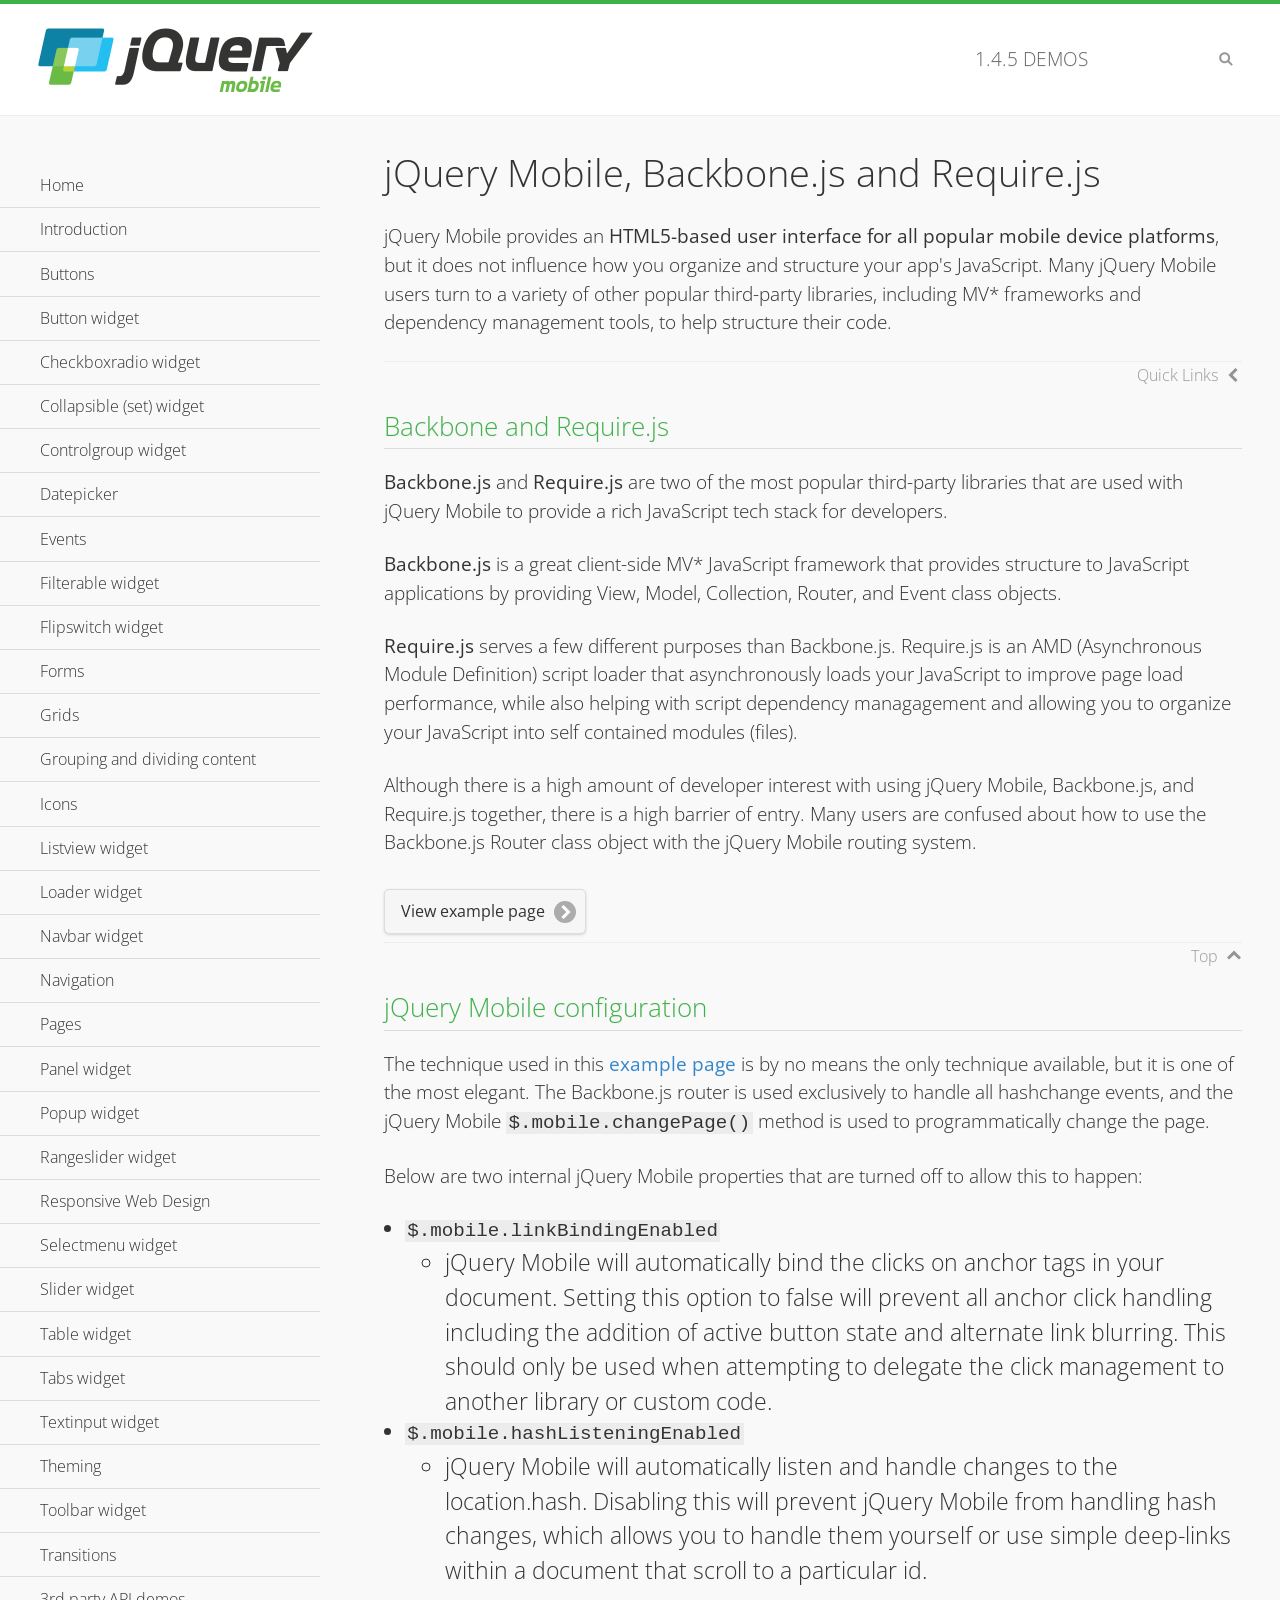
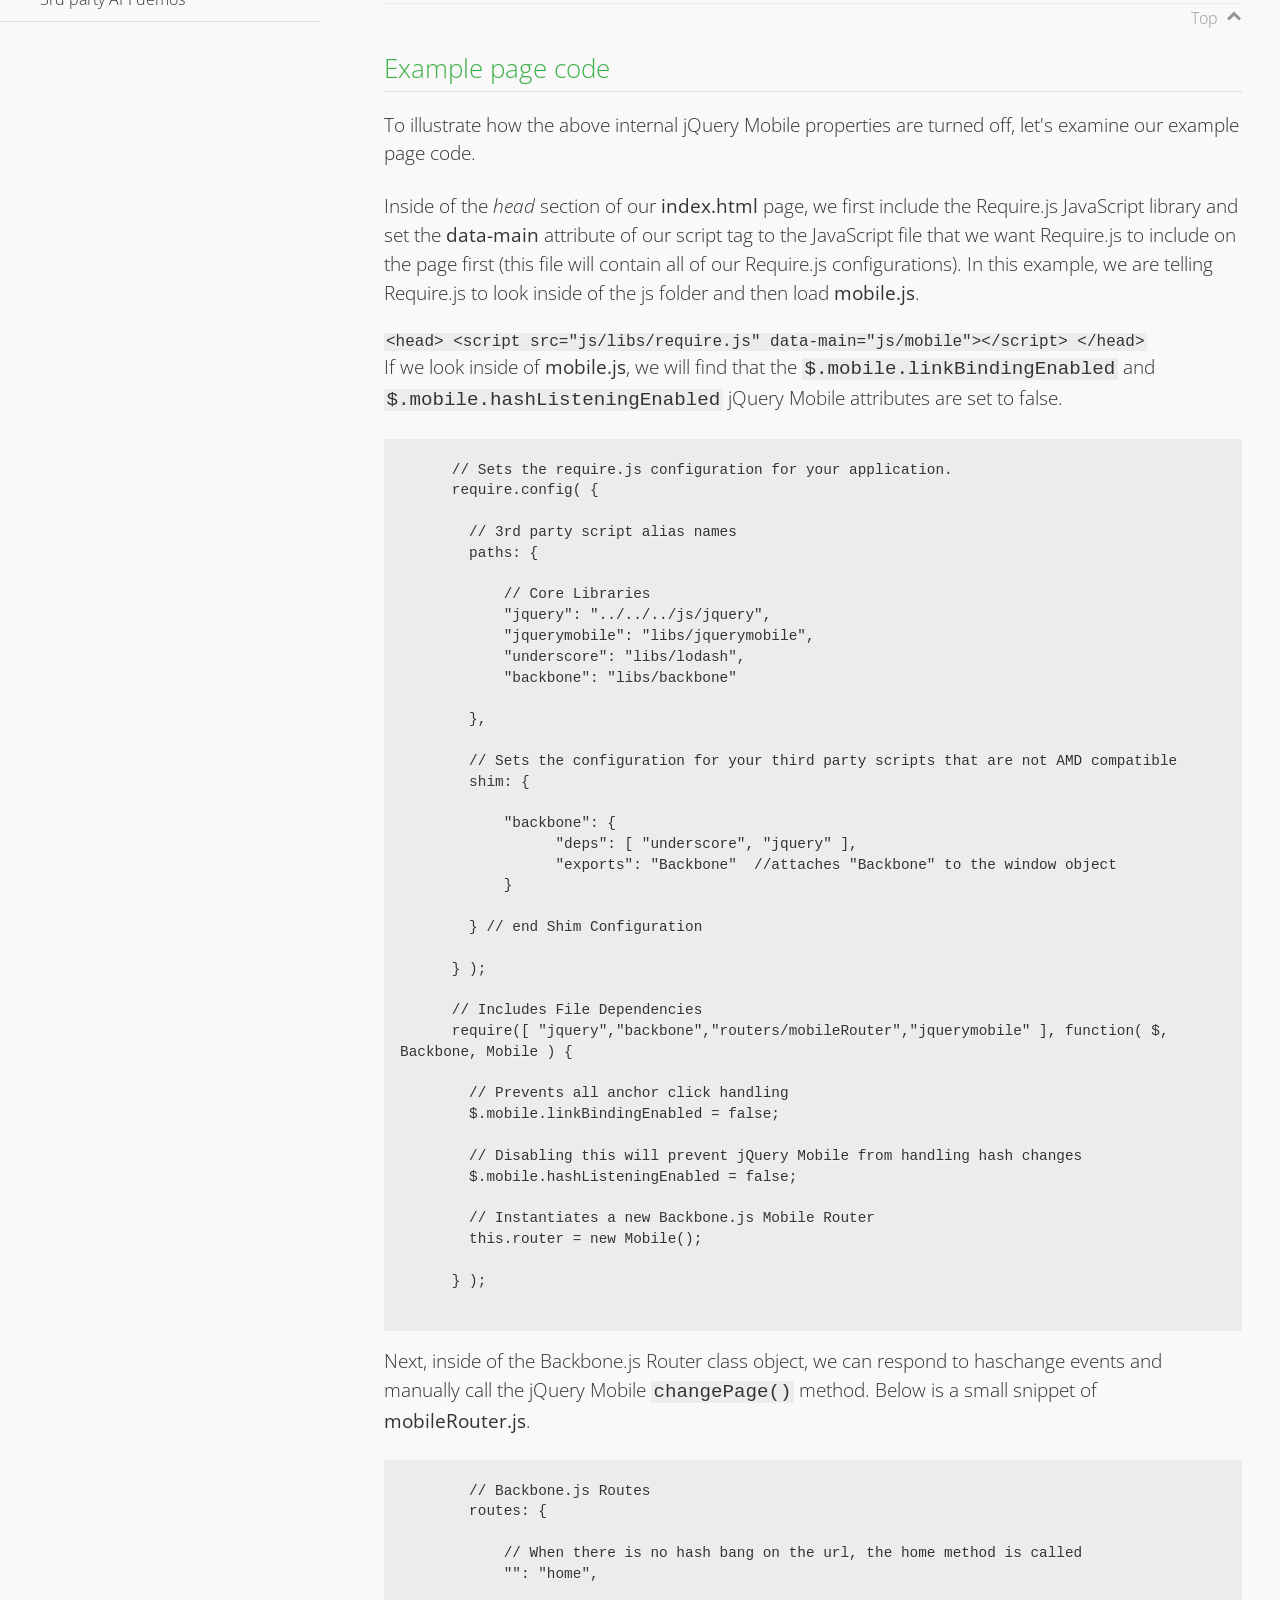
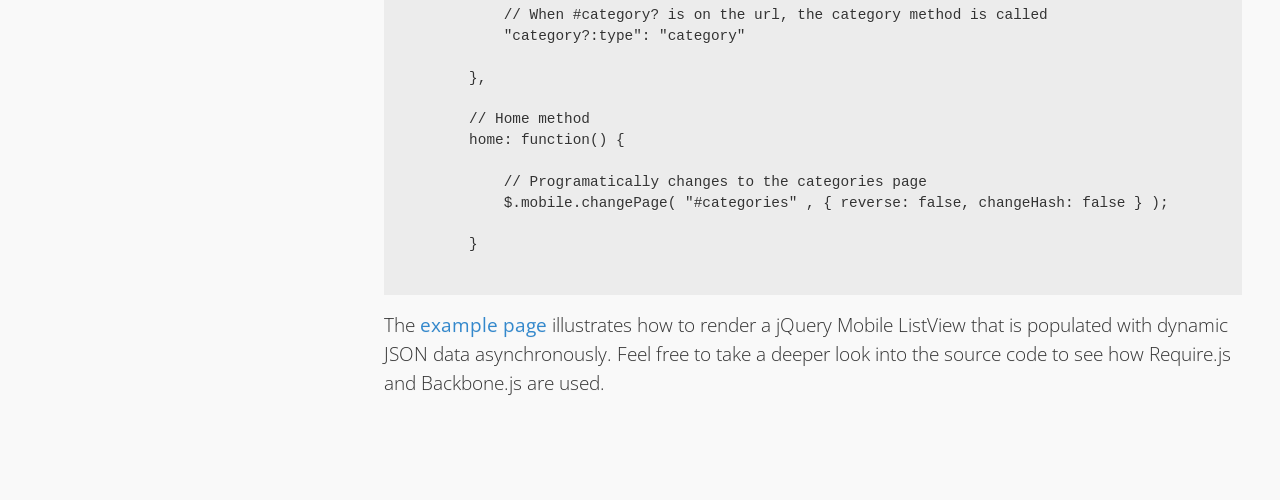
<file: jquery/demos/backbone-requirejs/index.html>
<!DOCTYPE html>
<html>
  <head>
  <meta charset="utf-8">
  <meta name="viewport" content="width=device-width, initial-scale=1">
  <title>jQuery Mobile - Backbone.js and Require.js Apps</title>
	<link rel="shortcut icon" href="../favicon.ico">
    <link rel="stylesheet" href="http://fonts.googleapis.com/css?family=Open+Sans:300,400,700">
	<link rel="stylesheet" href="../css/themes/default/jquery.mobile-1.4.5.min.css">
	<link rel="stylesheet" href="../_assets/css/jqm-demos.css">
	<script src="../js/jquery.js"></script>
	<script src="../_assets/js/index.js"></script>
	<script src="../js/jquery.mobile-1.4.5.min.js"></script>

</head>
<body>
<div data-role="page" class="jqm-demos" data-quicklinks="true">

    <div data-role="header" class="jqm-header">
		<h2><a href="../" title="jQuery Mobile Demos home"><img src="../_assets/img/jquery-logo.png" alt="jQuery Mobile"></a></h2>
		<p><span class="jqm-version"></span> Demos</p>
        <a href="#" class="jqm-navmenu-link ui-btn ui-btn-icon-notext ui-corner-all ui-icon-bars ui-nodisc-icon ui-alt-icon ui-btn-left">Menu</a>
        <a href="#" class="jqm-search-link ui-btn ui-btn-icon-notext ui-corner-all ui-icon-search ui-nodisc-icon ui-alt-icon ui-btn-right">Search</a>
    </div><!-- /header -->

	<div role="main" class="ui-content jqm-content">

      <h1>jQuery Mobile, Backbone.js and Require.js</h1>
      <p>jQuery Mobile provides an <strong>HTML5-based user interface for all popular mobile device platforms</strong>, but it does not influence how you organize and structure your app's JavaScript.  Many jQuery Mobile users turn to a variety of other popular third-party libraries, including MV* frameworks and dependency management tools, to help structure their code.
      </p>

	  <h2>Backbone and Require.js</h2>
      <p><strong>Backbone.js</strong> and <strong>Require.js</strong> are two of the most popular third-party libraries that are used with jQuery Mobile to provide a rich JavaScript tech stack for developers.
      </p>
      <p><strong>Backbone.js</strong> is a great client-side MV* JavaScript framework that provides structure to JavaScript applications by providing View, Model, Collection, Router, and Event class objects.
      </p>
      <p><strong>Require.js</strong> serves a few different purposes than Backbone.js. Require.js is an AMD (Asynchronous Module Definition) script loader that asynchronously loads your JavaScript to improve page load performance, while also helping with script dependency managagement and allowing you to organize your JavaScript into self contained modules (files).
      </p>
      <p>Although there is a high amount of developer interest with using jQuery Mobile, Backbone.js, and Require.js together, there is a high barrier of entry.  Many users are confused about how to use the Backbone.js Router class object with the jQuery Mobile routing system.</p>

	   <a href="backbone-require.html" rel="external" class="ui-btn ui-btn-inline ui-corner-all ui-shadow ui-btn-icon-right ui-icon-carat-r">View example page</a>

      <h2>jQuery Mobile configuration</h2>

      <p>The technique used in this <a href="backbone-require.html" rel="external">example page</a> is by no means the only technique available, but it is one of the most elegant.  The Backbone.js router is used exclusively to handle all hashchange events, and the jQuery Mobile <code>$.mobile.changePage()</code> method is used to programmatically change the page.</p>

      <p>Below are two internal jQuery Mobile properties that are turned off to allow this to happen:</p>

      <ul>
        <li><code>$.mobile.linkBindingEnabled</code>
          <ul>
            <li>jQuery Mobile will automatically bind the clicks on anchor tags in your document. Setting this option to false will prevent all anchor click handling including the addition of active button state and alternate link blurring. This should only be used when attempting to delegate the click management to another library or custom code.</li>
            </ul>
        </li>
        <li><code>$.mobile.hashListeningEnabled</code>
          <ul>
            <li>jQuery Mobile will automatically listen and handle changes to the location.hash. Disabling this will prevent jQuery Mobile from handling hash changes, which allows you to handle them yourself or use simple deep-links within a document that scroll to a particular id.</li>
            </ul>
        </li>
      </ul>

	  <h2>Example page code</h2>
      <p>To illustrate how the above internal jQuery Mobile properties are turned off, let's examine our example page code.</p>

      <p>Inside of the <em>head</em> section of our <strong>index.html</strong> page, we first include the Require.js JavaScript library and set the <strong>data-main</strong> attribute of our script tag to the JavaScript file that we want Require.js to include on the page first (this file will contain all of our Require.js configurations).  In this example, we are telling Require.js to look inside of the js folder and then load <strong>mobile.js</strong>.
      </p>

      <code>
        &lt;head&gt;
          &lt;script src=&quot;js/libs/require.js&quot; data-main=&quot;js/mobile&quot;&gt;&lt;/script&gt;
        &lt;/head&gt;
      </code>
      <p>If we look inside of <strong>mobile.js</strong>, we will find that the <code>$.mobile.linkBindingEnabled</code> and <code>$.mobile.hashListeningEnabled</code> jQuery Mobile attributes are set to false.
      </p>
      <pre>
      <code>
      // Sets the require.js configuration for your application.
      require.config( {

        // 3rd party script alias names
        paths: {

            // Core Libraries
            "jquery": "../../../js/jquery",
            "jquerymobile": "libs/jquerymobile",
            "underscore": "libs/lodash",
            "backbone": "libs/backbone"

        },

        // Sets the configuration for your third party scripts that are not AMD compatible
        shim: {

            "backbone": {
                  "deps": [ "underscore", "jquery" ],
                  "exports": "Backbone"  //attaches "Backbone" to the window object
            }

        } // end Shim Configuration

      } );

      // Includes File Dependencies
      require([ "jquery","backbone","routers/mobileRouter","jquerymobile" ], function( $, Backbone, Mobile ) {

        // Prevents all anchor click handling
        $.mobile.linkBindingEnabled = false;

        // Disabling this will prevent jQuery Mobile from handling hash changes
        $.mobile.hashListeningEnabled = false;

        // Instantiates a new Backbone.js Mobile Router
        this.router = new Mobile();

      } );
</code>
</pre>
<p>Next, inside of the Backbone.js Router class object, we can respond to haschange events and manually call the jQuery Mobile <code>changePage()</code> method.  Below is a small snippet of <strong>mobileRouter.js</strong>.</p>
<pre>
<code>
        // Backbone.js Routes
        routes: {

            // When there is no hash bang on the url, the home method is called
            "": "home",

            // When #category? is on the url, the category method is called
            "category?:type": "category"

        },

        // Home method
        home: function() {

            // Programatically changes to the categories page
            $.mobile.changePage( "#categories" , { reverse: false, changeHash: false } );

        }
</code>
</pre>

		<p>The <a href="backbone-require.html" rel="external">example page</a> illustrates how to render a jQuery Mobile ListView that is populated with dynamic JSON data asynchronously. Feel free to take a deeper look into the source code to see how Require.js and Backbone.js are used.</p>

    </div><!-- /content -->
	    <div data-role="panel" class="jqm-navmenu-panel" data-position="left" data-display="overlay" data-theme="a">
	    	<ul class="jqm-list ui-alt-icon ui-nodisc-icon">
<li data-filtertext="demos homepage" data-icon="home"><a href=".././">Home</a></li>
<li data-filtertext="introduction overview getting started"><a href="../intro/" data-ajax="false">Introduction</a></li>
<li data-filtertext="buttons button markup buttonmarkup method anchor link button element"><a href="../button-markup/" data-ajax="false">Buttons</a></li>
<li data-filtertext="form button widget input button submit reset"><a href="../button/" data-ajax="false">Button widget</a></li>
<li data-role="collapsible" data-enhanced="true" data-collapsed-icon="carat-d" data-expanded-icon="carat-u" data-iconpos="right" data-inset="false" class="ui-collapsible ui-collapsible-themed-content ui-collapsible-collapsed">
	<h3 class="ui-collapsible-heading ui-collapsible-heading-collapsed">
		<a href="#" class="ui-collapsible-heading-toggle ui-btn ui-btn-icon-right ui-btn-inherit ui-icon-carat-d">
		    Checkboxradio widget<span class="ui-collapsible-heading-status"> click to expand contents</span>
		</a>
	</h3>
	<div class="ui-collapsible-content ui-body-inherit ui-collapsible-content-collapsed" aria-hidden="true">
		<ul>
			<li data-filtertext="form checkboxradio widget checkbox input checkboxes controlgroups"><a href="../checkboxradio-checkbox/" data-ajax="false">Checkboxes</a></li>
			<li data-filtertext="form checkboxradio widget radio input radio buttons controlgroups"><a href="../checkboxradio-radio/" data-ajax="false">Radio buttons</a></li>
		</ul>
	</div>
</li>
<li data-role="collapsible" data-enhanced="true" data-collapsed-icon="carat-d" data-expanded-icon="carat-u" data-iconpos="right" data-inset="false" class="ui-collapsible ui-collapsible-themed-content ui-collapsible-collapsed">
	<h3 class="ui-collapsible-heading ui-collapsible-heading-collapsed">
		<a href="#" class="ui-collapsible-heading-toggle ui-btn ui-btn-icon-right ui-btn-inherit ui-icon-carat-d">
			Collapsible (set) widget<span class="ui-collapsible-heading-status"> click to expand contents</span>
		</a>
	</h3>
	<div class="ui-collapsible-content ui-body-inherit ui-collapsible-content-collapsed" aria-hidden="true">
		<ul>
			<li data-filtertext="collapsibles content formatting"><a href="../collapsible/" data-ajax="false">Collapsible</a></li>
			<li data-filtertext="dynamic collapsible set accordion append expand"><a href="../collapsible-dynamic/" data-ajax="false">Dynamic collapsibles</a></li>
			<li data-filtertext="accordions collapsible set widget content formatting grouped collapsibles"><a href="../collapsibleset/" data-ajax="false">Collapsible set</a></li>
		</ul>
	</div>
</li>
<li data-role="collapsible" data-enhanced="true" data-collapsed-icon="carat-d" data-expanded-icon="carat-u" data-iconpos="right" data-inset="false" class="ui-collapsible ui-collapsible-themed-content ui-collapsible-collapsed">
	<h3 class="ui-collapsible-heading ui-collapsible-heading-collapsed">
		<a href="#" class="ui-collapsible-heading-toggle ui-btn ui-btn-icon-right ui-btn-inherit ui-icon-carat-d">
			Controlgroup widget<span class="ui-collapsible-heading-status"> click to expand contents</span>
		</a>
	</h3>
	<div class="ui-collapsible-content ui-body-inherit ui-collapsible-content-collapsed" aria-hidden="true">
		<ul>
			<li data-filtertext="controlgroups selectmenu checkboxradio input grouped buttons horizontal vertical"><a href="../controlgroup/" data-ajax="false">Controlgroup</a></li>
			<li data-filtertext="dynamic controlgroup dynamically add buttons"><a href="../controlgroup-dynamic/" data-ajax="false">Dynamic controlgroups</a></li>
		</ul>
	</div>
</li>
<li data-filtertext="form datepicker widget date input"><a href="../datepicker/" data-ajax="false">Datepicker</a></li>
<li data-role="collapsible" data-enhanced="true" data-collapsed-icon="carat-d" data-expanded-icon="carat-u" data-iconpos="right" data-inset="false" class="ui-collapsible ui-collapsible-themed-content ui-collapsible-collapsed">
	<h3 class="ui-collapsible-heading ui-collapsible-heading-collapsed">
		<a href="#" class="ui-collapsible-heading-toggle ui-btn ui-btn-icon-right ui-btn-inherit ui-icon-carat-d">
			Events<span class="ui-collapsible-heading-status"> click to expand contents</span>
		</a>
	</h3>
	<div class="ui-collapsible-content ui-body-inherit ui-collapsible-content-collapsed" aria-hidden="true">
		<ul>
			<li data-filtertext="swipe to delete list items listviews swipe events"><a href="../swipe-list/" data-ajax="false">Swipe list items</a></li>
			<li data-filtertext="swipe to navigate swipe page navigation swipe events"><a href="../swipe-page/" data-ajax="false">Swipe page navigation</a></li>
		</ul>
	</div>
</li>
<li data-filtertext="filterable filter elements sorting searching listview table"><a href="../filterable/" data-ajax="false">Filterable widget</a></li>
<li data-filtertext="form flipswitch widget flip toggle switch binary select checkbox input"><a href="../flipswitch/" data-ajax="false">Flipswitch widget</a></li>
<li data-role="collapsible" data-enhanced="true" data-collapsed-icon="carat-d" data-expanded-icon="carat-u" data-iconpos="right" data-inset="false" class="ui-collapsible ui-collapsible-themed-content ui-collapsible-collapsed">
	<h3 class="ui-collapsible-heading ui-collapsible-heading-collapsed">
		<a href="#" class="ui-collapsible-heading-toggle ui-btn ui-btn-icon-right ui-btn-inherit ui-icon-carat-d">
			Forms<span class="ui-collapsible-heading-status"> click to expand contents</span>
		</a>
	</h3>
	<div class="ui-collapsible-content ui-body-inherit ui-collapsible-content-collapsed" aria-hidden="true">
		<ul>
			<li data-filtertext="forms text checkbox radio range button submit reset inputs selects textarea slider flipswitch label form elements"><a href="../forms/" data-ajax="false">Forms</a></li>
			<li data-filtertext="form hide labels hidden accessible ui-hidden-accessible forms"><a href="../forms-label-hidden-accessible/" data-ajax="false">Hide labels</a></li>
			<li data-filtertext="form field containers fieldcontain ui-field-contain forms"><a href="../forms-field-contain/" data-ajax="false">Field containers</a></li>
			<li data-filtertext="forms disabled form elements"><a href="../forms-disabled/" data-ajax="false">Forms disabled</a></li>
			<li data-filtertext="forms gallery examples overview forms text checkbox radio range button submit reset inputs selects textarea slider flipswitch label form elements"><a href="../forms-gallery/" data-ajax="false">Forms gallery</a></li>
		</ul>
	</div>
</li>
<li data-role="collapsible" data-enhanced="true" data-collapsed-icon="carat-d" data-expanded-icon="carat-u" data-iconpos="right" data-inset="false" class="ui-collapsible ui-collapsible-themed-content ui-collapsible-collapsed">
	<h3 class="ui-collapsible-heading ui-collapsible-heading-collapsed">
		<a href="#" class="ui-collapsible-heading-toggle ui-btn ui-btn-icon-right ui-btn-inherit ui-icon-carat-d">
			Grids<span class="ui-collapsible-heading-status"> click to expand contents</span>
		</a>
	</h3>
	<div class="ui-collapsible-content ui-body-inherit ui-collapsible-content-collapsed" aria-hidden="true">
		<ul>
			<li data-filtertext="grids columns blocks content formatting rwd responsive css framework"><a href="../grids/" data-ajax="false">Grids</a></li>
			<li data-filtertext="buttons in grids css framework"><a href="../grids-buttons/" data-ajax="false">Buttons in grids</a></li>
			<li data-filtertext="custom responsive grids rwd css framework"><a href="../grids-custom-responsive/" data-ajax="false">Custom responsive grids</a></li>
		</ul>
	</div>
</li>
<li data-filtertext="blocks content formatting sections heading"><a href="../body-bar-classes/" data-ajax="false">Grouping and dividing content</a></li>
<li data-role="collapsible" data-enhanced="true" data-collapsed-icon="carat-d" data-expanded-icon="carat-u" data-iconpos="right" data-inset="false" class="ui-collapsible ui-collapsible-themed-content ui-collapsible-collapsed">
	<h3 class="ui-collapsible-heading ui-collapsible-heading-collapsed">
		<a href="#" class="ui-collapsible-heading-toggle ui-btn ui-btn-icon-right ui-btn-inherit ui-icon-carat-d">
			Icons<span class="ui-collapsible-heading-status"> click to expand contents</span>
		</a>
	</h3>
	<div class="ui-collapsible-content ui-body-inherit ui-collapsible-content-collapsed" aria-hidden="true">
		<ul>
			<li data-filtertext="button icons svg disc alt custom icon position"><a href="../icons/" data-ajax="false">Icons</a></li>
			<li data-filtertext=""><a href="../icons-grunticon/" data-ajax="false">Grunticon loader</a></li>
		</ul>
	</div>
</li>
<li data-role="collapsible" data-enhanced="true" data-collapsed-icon="carat-d" data-expanded-icon="carat-u" data-iconpos="right" data-inset="false" class="ui-collapsible ui-collapsible-themed-content ui-collapsible-collapsed">
	<h3 class="ui-collapsible-heading ui-collapsible-heading-collapsed">
		<a href="#" class="ui-collapsible-heading-toggle ui-btn ui-btn-icon-right ui-btn-inherit ui-icon-carat-d">
			Listview widget<span class="ui-collapsible-heading-status"> click to expand contents</span>
		</a>
	</h3>
	<div class="ui-collapsible-content ui-body-inherit ui-collapsible-content-collapsed" aria-hidden="true">
		<ul>
			<li data-filtertext="listview widget thumbnails icons nested split button collapsible ul ol"><a href="../listview/" data-ajax="false">Listview</a></li>
			<li data-filtertext="autocomplete filterable reveal listview filtertextbeforefilter placeholder"><a href="../listview-autocomplete/" data-ajax="false">Listview autocomplete</a></li>
			<li data-filtertext="autocomplete filterable reveal listview remote data filtertextbeforefilter placeholder"><a href="../listview-autocomplete-remote/" data-ajax="false">Listview autocomplete remote data</a></li>
			<li data-filtertext="autodividers anchor jump scroll linkbars listview lists ul ol"><a href="../listview-autodividers-linkbar/" data-ajax="false">Listview autodividers linkbar</a></li>
			<li data-filtertext="listview autodividers selector autodividersselector lists ul ol"><a href="../listview-autodividers-selector/" data-ajax="false">Listview autodividers selector</a></li>
			<li data-filtertext="listview nested list items"><a href="../listview-nested-lists/" data-ajax="false">Nested Listviews</a></li>
			<li data-filtertext="listview collapsible list items flat"><a href="../listview-collapsible-item-flat/" data-ajax="false">Listview collapsible list items (flat)</a></li>
			<li data-filtertext="listview collapsible list indented"><a href="../listview-collapsible-item-indented/" data-ajax="false">Listview collapsible list items (indented)</a></li>
			<li data-filtertext="grid listview responsive grids responsive listviews lists ul"><a href="../listview-grid/" data-ajax="false">Listview responsive grid</a></li>
		</ul>
	</div>
</li>
<li data-filtertext="loader widget page loading navigation overlay spinner"><a href="../loader/" data-ajax="false">Loader widget</a></li>
<li data-filtertext="navbar widget navmenu toolbars header footer"><a href="../navbar/" data-ajax="false">Navbar widget</a></li>
<li data-role="collapsible" data-enhanced="true" data-collapsed-icon="carat-d" data-expanded-icon="carat-u" data-iconpos="right" data-inset="false" class="ui-collapsible ui-collapsible-themed-content ui-collapsible-collapsed">
	<h3 class="ui-collapsible-heading ui-collapsible-heading-collapsed">
		<a href="#" class="ui-collapsible-heading-toggle ui-btn ui-btn-icon-right ui-btn-inherit ui-icon-carat-d">
			Navigation<span class="ui-collapsible-heading-status"> click to expand contents</span>
		</a>
	</h3>
	<div class="ui-collapsible-content ui-body-inherit ui-collapsible-content-collapsed" aria-hidden="true">
		<ul>
			<li data-filtertext="ajax navigation navigate widget history event method"><a href="../navigation/" data-ajax="false">Navigation</a></li>
			<li data-filtertext="linking pages page links navigation ajax prefetch cache"><a href="../navigation-linking-pages/" data-ajax="false">Linking pages</a></li>
			<!-- <li data-filtertext="php redirect server redirection server-side navigation"><a href="../navigation-php-redirect/" data-ajax="false">PHP redirect demo</a></li>-->
			<li data-filtertext="navigation redirection hash query"><a href="../navigation-hash-processing/" data-ajax="false">Hash processing demo</a></li>
			<li data-filtertext="navigation redirection hash query"><a href="../page-events/" data-ajax="false">Page Navigation Events</a></li>
		</ul>
	</div>
</li>
<li data-role="collapsible" data-enhanced="true" data-collapsed-icon="carat-d" data-expanded-icon="carat-u" data-iconpos="right" data-inset="false" class="ui-collapsible ui-collapsible-themed-content ui-collapsible-collapsed">
	<h3 class="ui-collapsible-heading ui-collapsible-heading-collapsed">
		<a href="#" class="ui-collapsible-heading-toggle ui-btn ui-btn-icon-right ui-btn-inherit ui-icon-carat-d">
			Pages<span class="ui-collapsible-heading-status"> click to expand contents</span>
		</a>
	</h3>
	<div class="ui-collapsible-content ui-body-inherit ui-collapsible-content-collapsed" aria-hidden="true">
		<ul>
			<li data-filtertext="pages page widget ajax navigation"><a href="../pages/" data-ajax="false">Pages</a></li>
			<li data-filtertext="single page"><a href="../pages-single-page/" data-ajax="false">Single page</a></li>
			<li data-filtertext="multipage multi-page page"><a href="../pages-multi-page/" data-ajax="false">Multi-page template</a></li>
			<li data-filtertext="dialog page widget modal popup"><a href="../pages-dialog/" data-ajax="false">Dialog page</a></li>
		</ul>
	</div>
</li>
<li data-role="collapsible" data-enhanced="true" data-collapsed-icon="carat-d" data-expanded-icon="carat-u" data-iconpos="right" data-inset="false" class="ui-collapsible ui-collapsible-themed-content ui-collapsible-collapsed">
	<h3 class="ui-collapsible-heading ui-collapsible-heading-collapsed">
		<a href="#" class="ui-collapsible-heading-toggle ui-btn ui-btn-icon-right ui-btn-inherit ui-icon-carat-d">
			Panel widget<span class="ui-collapsible-heading-status"> click to expand contents</span>
		</a>
	</h3>
	<div class="ui-collapsible-content ui-body-inherit ui-collapsible-content-collapsed" aria-hidden="true">
		<ul>
			<li data-filtertext="panel widget sliding panels reveal push overlay responsive"><a href="../panel/" data-ajax="false">Panel</a></li>
			<li data-filtertext=""><a href="../panel-external/" data-ajax="false">External panels</a></li>
			<li data-filtertext="panel "><a href="../panel-fixed/" data-ajax="false">Fixed panels</a></li>
			<li data-filtertext="panel slide panels sliding panels shadow rwd responsive breakpoint"><a href="../panel-responsive/" data-ajax="false">Panels responsive</a></li>
			<li data-filtertext="panel custom style custom panel width reveal shadow listview panel styling page background wrapper"><a href="../panel-styling/" data-ajax="false">Custom panel style</a></li>
			<li data-filtertext="panel open on swipe"><a href="../panel-swipe-open/" data-ajax="false">Panel open on swipe</a></li>
			<li data-filtertext="panels outside page internal external toolbars"><a href="../panel-external-internal/" data-ajax="false">Panel external and internal</a></li>
		</ul>
	</div>
</li>
<li data-role="collapsible" data-enhanced="true" data-collapsed-icon="carat-d" data-expanded-icon="carat-u" data-iconpos="right" data-inset="false" class="ui-collapsible ui-collapsible-themed-content ui-collapsible-collapsed">
	<h3 class="ui-collapsible-heading ui-collapsible-heading-collapsed">
		<a href="#" class="ui-collapsible-heading-toggle ui-btn ui-btn-icon-right ui-btn-inherit ui-icon-carat-d">
			Popup widget<span class="ui-collapsible-heading-status"> click to expand contents</span>
		</a>
	</h3>
	<div class="ui-collapsible-content ui-body-inherit ui-collapsible-content-collapsed" aria-hidden="true">
		<ul>
			<li data-filtertext="popup widget popups dialog modal transition tooltip lightbox form overlay screen flip pop fade transition"><a href="../popup/" data-ajax="false">Popup</a></li>
			<li data-filtertext="popup alignment position"><a href="../popup-alignment/" data-ajax="false">Popup alignment</a></li>
			<li data-filtertext="popup arrow size popups popover"><a href="../popup-arrow-size/" data-ajax="false">Popup arrow size</a></li>
			<li data-filtertext="dynamic popups popup images lightbox"><a href="../popup-dynamic/" data-ajax="false">Dynamic popups</a></li>
			<li data-filtertext="popups with iframes scaling"><a href="../popup-iframe/" data-ajax="false">Popups with iframes</a></li>
			<li data-filtertext="popup image scaling"><a href="../popup-image-scaling/" data-ajax="false">Popup image scaling</a></li>
			<li data-filtertext="external popup outside multi-page"><a href="../popup-outside-multipage/" data-ajax="false">Popup outside multi-page</a></li>
		</ul>
	</div>
</li>
<li data-filtertext="form rangeslider widget dual sliders dual handle sliders range input"><a href="../rangeslider/" data-ajax="false">Rangeslider widget</a></li>
<li data-filtertext="responsive web design rwd adaptive progressive enhancement PE accessible mobile breakpoints media query media queries"><a href="../rwd/" data-ajax="false">Responsive Web Design</a></li>
<li data-role="collapsible" data-enhanced="true" data-collapsed-icon="carat-d" data-expanded-icon="carat-u" data-iconpos="right" data-inset="false" class="ui-collapsible ui-collapsible-themed-content ui-collapsible-collapsed">
	<h3 class="ui-collapsible-heading ui-collapsible-heading-collapsed">
		<a href="#" class="ui-collapsible-heading-toggle ui-btn ui-btn-icon-right ui-btn-inherit ui-icon-carat-d">
			Selectmenu widget<span class="ui-collapsible-heading-status"> click to expand contents</span>
		</a>
	</h3>
	<div class="ui-collapsible-content ui-body-inherit ui-collapsible-content-collapsed" aria-hidden="true">
		<ul>
			<li data-filtertext="form selectmenu widget select input custom select menu selects"><a href="../selectmenu/" data-ajax="false">Selectmenu</a></li>
			<li data-filtertext="form custom select menu selectmenu widget custom menu option optgroup multiple selects"><a href="../selectmenu-custom/" data-ajax="false">Custom select menu</a></li>
			<li data-filtertext="filterable select filter popup dialog"><a href="../selectmenu-custom-filter/" data-ajax="false">Custom select menu with filter</a></li>
		</ul>
	</div>
</li>
<li data-role="collapsible" data-enhanced="true" data-collapsed-icon="carat-d" data-expanded-icon="carat-u" data-iconpos="right" data-inset="false" class="ui-collapsible ui-collapsible-themed-content ui-collapsible-collapsed">
	<h3 class="ui-collapsible-heading ui-collapsible-heading-collapsed">
		<a href="#" class="ui-collapsible-heading-toggle ui-btn ui-btn-icon-right ui-btn-inherit ui-icon-carat-d">
			Slider widget<span class="ui-collapsible-heading-status"> click to expand contents</span>
		</a>
	</h3>
	<div class="ui-collapsible-content ui-body-inherit ui-collapsible-content-collapsed" aria-hidden="true">
		<ul>
			<li data-filtertext="form slider widget range input single sliders"><a href="../slider/" data-ajax="false">Slider</a></li>
			<li data-filtertext="form slider widget flipswitch slider binary select flip toggle switch"><a href="../slider-flipswitch/" data-ajax="false">Slider flip toggle switch</a></li>
			<li data-filtertext="form slider tooltip handle value input range sliders"><a href="../slider-tooltip/" data-ajax="false">Slider tooltip</a></li>
		</ul>
	</div>
</li>
<li data-role="collapsible" data-enhanced="true" data-collapsed-icon="carat-d" data-expanded-icon="carat-u" data-iconpos="right" data-inset="false" class="ui-collapsible ui-collapsible-themed-content ui-collapsible-collapsed">
	<h3 class="ui-collapsible-heading ui-collapsible-heading-collapsed">
		<a href="#" class="ui-collapsible-heading-toggle ui-btn ui-btn-icon-right ui-btn-inherit ui-icon-carat-d">
			Table widget<span class="ui-collapsible-heading-status"> click to expand contents</span>
		</a>
	</h3>
	<div class="ui-collapsible-content ui-body-inherit ui-collapsible-content-collapsed" aria-hidden="true">
		<ul>
			<li data-filtertext="table widget reflow column toggle th td responsive tables rwd hide show tabular"><a href="../table-column-toggle/" data-ajax="false">Table Column Toggle</a></li>
			<li data-filtertext="table column toggle phone comparison demo"><a href="../table-column-toggle-example/" data-ajax="false">Table Column Toggle demo</a></li>
			<li data-filtertext="responsive tables table column toggle heading groups rwd breakpoint"><a href="../table-column-toggle-heading-groups/" data-ajax="false">Table Column Toggle heading groups</a></li>
			<li data-filtertext="responsive tables table column toggle hide rwd breakpoint customization options"><a href="../table-column-toggle-options/" data-ajax="false">Table Column Toggle options</a></li>
			<li data-filtertext="table reflow th td responsive rwd columns tabular"><a href="../table-reflow/" data-ajax="false">Table Reflow</a></li>
			<li data-filtertext="responsive tables table reflow heading groups rwd breakpoint"><a href="../table-reflow-heading-groups/" data-ajax="false">Table Reflow heading groups</a></li>
			<li data-filtertext="responsive tables table reflow stripes strokes table style"><a href="../table-reflow-stripes-strokes/" data-ajax="false">Table Reflow stripes and strokes</a></li>
			<li data-filtertext="responsive tables table reflow stack custom styles"><a href="../table-reflow-styling/" data-ajax="false">Table Reflow custom styles</a></li>
		</ul>
	</div>
</li>
<li data-filtertext="ui tabs widget"><a href="../tabs/" data-ajax="false">Tabs widget</a></li>
<li data-filtertext="form textinput widget text input textarea number date time tel email file color password"><a href="../textinput/" data-ajax="false">Textinput widget</a></li>
<li data-role="collapsible" data-enhanced="true" data-collapsed-icon="carat-d" data-expanded-icon="carat-u" data-iconpos="right" data-inset="false" class="ui-collapsible ui-collapsible-themed-content ui-collapsible-collapsed">
	<h3 class="ui-collapsible-heading ui-collapsible-heading-collapsed">
		<a href="#" class="ui-collapsible-heading-toggle ui-btn ui-btn-icon-right ui-btn-inherit ui-icon-carat-d">
			Theming<span class="ui-collapsible-heading-status"> click to expand contents</span>
		</a>
	</h3>
	<div class="ui-collapsible-content ui-body-inherit ui-collapsible-content-collapsed" aria-hidden="true">
		<ul>
			<li data-filtertext="default theme swatches theming style css"><a href="../theme-default/" data-ajax="false">Default theme</a></li>
			<li data-filtertext="classic theme old theme swatches theming style css"><a href="../theme-classic/" data-ajax="false">Classic theme</a></li>
		</ul>
	</div>
</li>
<li data-role="collapsible" data-enhanced="true" data-collapsed-icon="carat-d" data-expanded-icon="carat-u" data-iconpos="right" data-inset="false" class="ui-collapsible ui-collapsible-themed-content ui-collapsible-collapsed">
	<h3 class="ui-collapsible-heading ui-collapsible-heading-collapsed">
		<a href="#" class="ui-collapsible-heading-toggle ui-btn ui-btn-icon-right ui-btn-inherit ui-icon-carat-d">
			Toolbar widget<span class="ui-collapsible-heading-status"> click to expand contents</span>
		</a>
	</h3>
	<div class="ui-collapsible-content ui-body-inherit ui-collapsible-content-collapsed" aria-hidden="true">
		<ul>
			<li data-filtertext="toolbar widget header footer toolbars fixed fullscreen external sections"><a href="../toolbar/" data-ajax="false">Toolbar</a></li>
			<li data-filtertext="dynamic toolbars dynamically add toolbar header footer"><a href="../toolbar-dynamic/" data-ajax="false">Dynamic toolbars</a></li>
			<li data-filtertext="external toolbars header footer"><a href="../toolbar-external/" data-ajax="false">External toolbars</a></li>
			<li data-filtertext="fixed toolbars header footer"><a href="../toolbar-fixed/" data-ajax="false">Fixed toolbars</a></li>
			<li data-filtertext="fixed fullscreen toolbars header footer"><a href="../toolbar-fixed-fullscreen/" data-ajax="false">Fullscreen toolbars</a></li>
			<li data-filtertext="external fixed toolbars header footer"><a href="../toolbar-fixed-external/" data-ajax="false">Fixed external toolbars</a></li>
			<li data-filtertext="external persistent toolbars header footer navbar navmenu"><a href="../toolbar-fixed-persistent/" data-ajax="false">Persistent toolbars</a></li>
			<li data-filtertext="external ajax optimized toolbars persistent toolbars header footer navbar"><a href="../toolbar-fixed-persistent-optimized/" data-ajax="false">Ajax optimized toolbars</a></li>
			<li data-filtertext="form in toolbars header footer"><a href="../toolbar-fixed-forms/" data-ajax="false">Form in toolbar</a></li>
		</ul>
	</div>
</li>
<li data-filtertext="page transitions animated pages popup navigation flip slide fade pop"><a href="../transitions/" data-ajax="false">Transitions</a></li>
<li data-role="collapsible" data-enhanced="true" data-collapsed-icon="carat-d" data-expanded-icon="carat-u" data-iconpos="right" data-inset="false" class="ui-collapsible ui-collapsible-themed-content ui-collapsible-collapsed">
	<h3 class="ui-collapsible-heading ui-collapsible-heading-collapsed">
		<a href="#" class="ui-collapsible-heading-toggle ui-btn ui-btn-icon-right ui-btn-inherit ui-icon-carat-d">
			3rd party API demos<span class="ui-collapsible-heading-status"> click to expand contents</span>
		</a>
	</h3>
	<div class="ui-collapsible-content ui-body-inherit ui-collapsible-content-collapsed" aria-hidden="true">
		<ul>
			<li data-filtertext="backbone requirejs navigation router"><a href="../backbone-requirejs/" data-ajax="false">Backbone RequireJS</a></li>
			<li data-filtertext="google maps geolocation demo"><a href="../map-geolocation/" data-ajax="false">Google Maps geolocation</a></li>
			<li data-filtertext="google maps hybrid"><a href="../map-list-toggle/" data-ajax="false">Google Maps list toggle</a></li>
		</ul>
	</div>
</li>



		     </ul>
		</div><!-- /panel -->


    <div data-role="footer" data-position="fixed" data-tap-toggle="false" class="jqm-footer">
        <p>jQuery Mobile Demos version <span class="jqm-version"></span></p>
        <p>Copyright 2014 The jQuery Foundation</p>
    </div><!-- /footer -->
	<!-- TODO: This should become an external panel so we can add input to markup (unique ID) -->
    <div data-role="panel" class="jqm-search-panel" data-position="right" data-display="overlay" data-theme="a">
		<div class="jqm-search">
			<ul class="jqm-list" data-filter-placeholder="Search demos..." data-filter-reveal="true">
<li data-filtertext="demos homepage" data-icon="home"><a href=".././">Home</a></li>
<li data-filtertext="introduction overview getting started"><a href="../intro/" data-ajax="false">Introduction</a></li>
<li data-filtertext="buttons button markup buttonmarkup method anchor link button element"><a href="../button-markup/" data-ajax="false">Buttons</a></li>
<li data-filtertext="form button widget input button submit reset"><a href="../button/" data-ajax="false">Button widget</a></li>
<li data-role="collapsible" data-enhanced="true" data-collapsed-icon="carat-d" data-expanded-icon="carat-u" data-iconpos="right" data-inset="false" class="ui-collapsible ui-collapsible-themed-content ui-collapsible-collapsed">
	<h3 class="ui-collapsible-heading ui-collapsible-heading-collapsed">
		<a href="#" class="ui-collapsible-heading-toggle ui-btn ui-btn-icon-right ui-btn-inherit ui-icon-carat-d">
		    Checkboxradio widget<span class="ui-collapsible-heading-status"> click to expand contents</span>
		</a>
	</h3>
	<div class="ui-collapsible-content ui-body-inherit ui-collapsible-content-collapsed" aria-hidden="true">
		<ul>
			<li data-filtertext="form checkboxradio widget checkbox input checkboxes controlgroups"><a href="../checkboxradio-checkbox/" data-ajax="false">Checkboxes</a></li>
			<li data-filtertext="form checkboxradio widget radio input radio buttons controlgroups"><a href="../checkboxradio-radio/" data-ajax="false">Radio buttons</a></li>
		</ul>
	</div>
</li>
<li data-role="collapsible" data-enhanced="true" data-collapsed-icon="carat-d" data-expanded-icon="carat-u" data-iconpos="right" data-inset="false" class="ui-collapsible ui-collapsible-themed-content ui-collapsible-collapsed">
	<h3 class="ui-collapsible-heading ui-collapsible-heading-collapsed">
		<a href="#" class="ui-collapsible-heading-toggle ui-btn ui-btn-icon-right ui-btn-inherit ui-icon-carat-d">
			Collapsible (set) widget<span class="ui-collapsible-heading-status"> click to expand contents</span>
		</a>
	</h3>
	<div class="ui-collapsible-content ui-body-inherit ui-collapsible-content-collapsed" aria-hidden="true">
		<ul>
			<li data-filtertext="collapsibles content formatting"><a href="../collapsible/" data-ajax="false">Collapsible</a></li>
			<li data-filtertext="dynamic collapsible set accordion append expand"><a href="../collapsible-dynamic/" data-ajax="false">Dynamic collapsibles</a></li>
			<li data-filtertext="accordions collapsible set widget content formatting grouped collapsibles"><a href="../collapsibleset/" data-ajax="false">Collapsible set</a></li>
		</ul>
	</div>
</li>
<li data-role="collapsible" data-enhanced="true" data-collapsed-icon="carat-d" data-expanded-icon="carat-u" data-iconpos="right" data-inset="false" class="ui-collapsible ui-collapsible-themed-content ui-collapsible-collapsed">
	<h3 class="ui-collapsible-heading ui-collapsible-heading-collapsed">
		<a href="#" class="ui-collapsible-heading-toggle ui-btn ui-btn-icon-right ui-btn-inherit ui-icon-carat-d">
			Controlgroup widget<span class="ui-collapsible-heading-status"> click to expand contents</span>
		</a>
	</h3>
	<div class="ui-collapsible-content ui-body-inherit ui-collapsible-content-collapsed" aria-hidden="true">
		<ul>
			<li data-filtertext="controlgroups selectmenu checkboxradio input grouped buttons horizontal vertical"><a href="../controlgroup/" data-ajax="false">Controlgroup</a></li>
			<li data-filtertext="dynamic controlgroup dynamically add buttons"><a href="../controlgroup-dynamic/" data-ajax="false">Dynamic controlgroups</a></li>
		</ul>
	</div>
</li>
<li data-filtertext="form datepicker widget date input"><a href="../datepicker/" data-ajax="false">Datepicker</a></li>
<li data-role="collapsible" data-enhanced="true" data-collapsed-icon="carat-d" data-expanded-icon="carat-u" data-iconpos="right" data-inset="false" class="ui-collapsible ui-collapsible-themed-content ui-collapsible-collapsed">
	<h3 class="ui-collapsible-heading ui-collapsible-heading-collapsed">
		<a href="#" class="ui-collapsible-heading-toggle ui-btn ui-btn-icon-right ui-btn-inherit ui-icon-carat-d">
			Events<span class="ui-collapsible-heading-status"> click to expand contents</span>
		</a>
	</h3>
	<div class="ui-collapsible-content ui-body-inherit ui-collapsible-content-collapsed" aria-hidden="true">
		<ul>
			<li data-filtertext="swipe to delete list items listviews swipe events"><a href="../swipe-list/" data-ajax="false">Swipe list items</a></li>
			<li data-filtertext="swipe to navigate swipe page navigation swipe events"><a href="../swipe-page/" data-ajax="false">Swipe page navigation</a></li>
		</ul>
	</div>
</li>
<li data-filtertext="filterable filter elements sorting searching listview table"><a href="../filterable/" data-ajax="false">Filterable widget</a></li>
<li data-filtertext="form flipswitch widget flip toggle switch binary select checkbox input"><a href="../flipswitch/" data-ajax="false">Flipswitch widget</a></li>
<li data-role="collapsible" data-enhanced="true" data-collapsed-icon="carat-d" data-expanded-icon="carat-u" data-iconpos="right" data-inset="false" class="ui-collapsible ui-collapsible-themed-content ui-collapsible-collapsed">
	<h3 class="ui-collapsible-heading ui-collapsible-heading-collapsed">
		<a href="#" class="ui-collapsible-heading-toggle ui-btn ui-btn-icon-right ui-btn-inherit ui-icon-carat-d">
			Forms<span class="ui-collapsible-heading-status"> click to expand contents</span>
		</a>
	</h3>
	<div class="ui-collapsible-content ui-body-inherit ui-collapsible-content-collapsed" aria-hidden="true">
		<ul>
			<li data-filtertext="forms text checkbox radio range button submit reset inputs selects textarea slider flipswitch label form elements"><a href="../forms/" data-ajax="false">Forms</a></li>
			<li data-filtertext="form hide labels hidden accessible ui-hidden-accessible forms"><a href="../forms-label-hidden-accessible/" data-ajax="false">Hide labels</a></li>
			<li data-filtertext="form field containers fieldcontain ui-field-contain forms"><a href="../forms-field-contain/" data-ajax="false">Field containers</a></li>
			<li data-filtertext="forms disabled form elements"><a href="../forms-disabled/" data-ajax="false">Forms disabled</a></li>
			<li data-filtertext="forms gallery examples overview forms text checkbox radio range button submit reset inputs selects textarea slider flipswitch label form elements"><a href="../forms-gallery/" data-ajax="false">Forms gallery</a></li>
		</ul>
	</div>
</li>
<li data-role="collapsible" data-enhanced="true" data-collapsed-icon="carat-d" data-expanded-icon="carat-u" data-iconpos="right" data-inset="false" class="ui-collapsible ui-collapsible-themed-content ui-collapsible-collapsed">
	<h3 class="ui-collapsible-heading ui-collapsible-heading-collapsed">
		<a href="#" class="ui-collapsible-heading-toggle ui-btn ui-btn-icon-right ui-btn-inherit ui-icon-carat-d">
			Grids<span class="ui-collapsible-heading-status"> click to expand contents</span>
		</a>
	</h3>
	<div class="ui-collapsible-content ui-body-inherit ui-collapsible-content-collapsed" aria-hidden="true">
		<ul>
			<li data-filtertext="grids columns blocks content formatting rwd responsive css framework"><a href="../grids/" data-ajax="false">Grids</a></li>
			<li data-filtertext="buttons in grids css framework"><a href="../grids-buttons/" data-ajax="false">Buttons in grids</a></li>
			<li data-filtertext="custom responsive grids rwd css framework"><a href="../grids-custom-responsive/" data-ajax="false">Custom responsive grids</a></li>
		</ul>
	</div>
</li>
<li data-filtertext="blocks content formatting sections heading"><a href="../body-bar-classes/" data-ajax="false">Grouping and dividing content</a></li>
<li data-role="collapsible" data-enhanced="true" data-collapsed-icon="carat-d" data-expanded-icon="carat-u" data-iconpos="right" data-inset="false" class="ui-collapsible ui-collapsible-themed-content ui-collapsible-collapsed">
	<h3 class="ui-collapsible-heading ui-collapsible-heading-collapsed">
		<a href="#" class="ui-collapsible-heading-toggle ui-btn ui-btn-icon-right ui-btn-inherit ui-icon-carat-d">
			Icons<span class="ui-collapsible-heading-status"> click to expand contents</span>
		</a>
	</h3>
	<div class="ui-collapsible-content ui-body-inherit ui-collapsible-content-collapsed" aria-hidden="true">
		<ul>
			<li data-filtertext="button icons svg disc alt custom icon position"><a href="../icons/" data-ajax="false">Icons</a></li>
			<li data-filtertext=""><a href="../icons-grunticon/" data-ajax="false">Grunticon loader</a></li>
		</ul>
	</div>
</li>
<li data-role="collapsible" data-enhanced="true" data-collapsed-icon="carat-d" data-expanded-icon="carat-u" data-iconpos="right" data-inset="false" class="ui-collapsible ui-collapsible-themed-content ui-collapsible-collapsed">
	<h3 class="ui-collapsible-heading ui-collapsible-heading-collapsed">
		<a href="#" class="ui-collapsible-heading-toggle ui-btn ui-btn-icon-right ui-btn-inherit ui-icon-carat-d">
			Listview widget<span class="ui-collapsible-heading-status"> click to expand contents</span>
		</a>
	</h3>
	<div class="ui-collapsible-content ui-body-inherit ui-collapsible-content-collapsed" aria-hidden="true">
		<ul>
			<li data-filtertext="listview widget thumbnails icons nested split button collapsible ul ol"><a href="../listview/" data-ajax="false">Listview</a></li>
			<li data-filtertext="autocomplete filterable reveal listview filtertextbeforefilter placeholder"><a href="../listview-autocomplete/" data-ajax="false">Listview autocomplete</a></li>
			<li data-filtertext="autocomplete filterable reveal listview remote data filtertextbeforefilter placeholder"><a href="../listview-autocomplete-remote/" data-ajax="false">Listview autocomplete remote data</a></li>
			<li data-filtertext="autodividers anchor jump scroll linkbars listview lists ul ol"><a href="../listview-autodividers-linkbar/" data-ajax="false">Listview autodividers linkbar</a></li>
			<li data-filtertext="listview autodividers selector autodividersselector lists ul ol"><a href="../listview-autodividers-selector/" data-ajax="false">Listview autodividers selector</a></li>
			<li data-filtertext="listview nested list items"><a href="../listview-nested-lists/" data-ajax="false">Nested Listviews</a></li>
			<li data-filtertext="listview collapsible list items flat"><a href="../listview-collapsible-item-flat/" data-ajax="false">Listview collapsible list items (flat)</a></li>
			<li data-filtertext="listview collapsible list indented"><a href="../listview-collapsible-item-indented/" data-ajax="false">Listview collapsible list items (indented)</a></li>
			<li data-filtertext="grid listview responsive grids responsive listviews lists ul"><a href="../listview-grid/" data-ajax="false">Listview responsive grid</a></li>
		</ul>
	</div>
</li>
<li data-filtertext="loader widget page loading navigation overlay spinner"><a href="../loader/" data-ajax="false">Loader widget</a></li>
<li data-filtertext="navbar widget navmenu toolbars header footer"><a href="../navbar/" data-ajax="false">Navbar widget</a></li>
<li data-role="collapsible" data-enhanced="true" data-collapsed-icon="carat-d" data-expanded-icon="carat-u" data-iconpos="right" data-inset="false" class="ui-collapsible ui-collapsible-themed-content ui-collapsible-collapsed">
	<h3 class="ui-collapsible-heading ui-collapsible-heading-collapsed">
		<a href="#" class="ui-collapsible-heading-toggle ui-btn ui-btn-icon-right ui-btn-inherit ui-icon-carat-d">
			Navigation<span class="ui-collapsible-heading-status"> click to expand contents</span>
		</a>
	</h3>
	<div class="ui-collapsible-content ui-body-inherit ui-collapsible-content-collapsed" aria-hidden="true">
		<ul>
			<li data-filtertext="ajax navigation navigate widget history event method"><a href="../navigation/" data-ajax="false">Navigation</a></li>
			<li data-filtertext="linking pages page links navigation ajax prefetch cache"><a href="../navigation-linking-pages/" data-ajax="false">Linking pages</a></li>
			<!-- <li data-filtertext="php redirect server redirection server-side navigation"><a href="../navigation-php-redirect/" data-ajax="false">PHP redirect demo</a></li>-->
			<li data-filtertext="navigation redirection hash query"><a href="../navigation-hash-processing/" data-ajax="false">Hash processing demo</a></li>
			<li data-filtertext="navigation redirection hash query"><a href="../page-events/" data-ajax="false">Page Navigation Events</a></li>
		</ul>
	</div>
</li>
<li data-role="collapsible" data-enhanced="true" data-collapsed-icon="carat-d" data-expanded-icon="carat-u" data-iconpos="right" data-inset="false" class="ui-collapsible ui-collapsible-themed-content ui-collapsible-collapsed">
	<h3 class="ui-collapsible-heading ui-collapsible-heading-collapsed">
		<a href="#" class="ui-collapsible-heading-toggle ui-btn ui-btn-icon-right ui-btn-inherit ui-icon-carat-d">
			Pages<span class="ui-collapsible-heading-status"> click to expand contents</span>
		</a>
	</h3>
	<div class="ui-collapsible-content ui-body-inherit ui-collapsible-content-collapsed" aria-hidden="true">
		<ul>
			<li data-filtertext="pages page widget ajax navigation"><a href="../pages/" data-ajax="false">Pages</a></li>
			<li data-filtertext="single page"><a href="../pages-single-page/" data-ajax="false">Single page</a></li>
			<li data-filtertext="multipage multi-page page"><a href="../pages-multi-page/" data-ajax="false">Multi-page template</a></li>
			<li data-filtertext="dialog page widget modal popup"><a href="../pages-dialog/" data-ajax="false">Dialog page</a></li>
		</ul>
	</div>
</li>
<li data-role="collapsible" data-enhanced="true" data-collapsed-icon="carat-d" data-expanded-icon="carat-u" data-iconpos="right" data-inset="false" class="ui-collapsible ui-collapsible-themed-content ui-collapsible-collapsed">
	<h3 class="ui-collapsible-heading ui-collapsible-heading-collapsed">
		<a href="#" class="ui-collapsible-heading-toggle ui-btn ui-btn-icon-right ui-btn-inherit ui-icon-carat-d">
			Panel widget<span class="ui-collapsible-heading-status"> click to expand contents</span>
		</a>
	</h3>
	<div class="ui-collapsible-content ui-body-inherit ui-collapsible-content-collapsed" aria-hidden="true">
		<ul>
			<li data-filtertext="panel widget sliding panels reveal push overlay responsive"><a href="../panel/" data-ajax="false">Panel</a></li>
			<li data-filtertext=""><a href="../panel-external/" data-ajax="false">External panels</a></li>
			<li data-filtertext="panel "><a href="../panel-fixed/" data-ajax="false">Fixed panels</a></li>
			<li data-filtertext="panel slide panels sliding panels shadow rwd responsive breakpoint"><a href="../panel-responsive/" data-ajax="false">Panels responsive</a></li>
			<li data-filtertext="panel custom style custom panel width reveal shadow listview panel styling page background wrapper"><a href="../panel-styling/" data-ajax="false">Custom panel style</a></li>
			<li data-filtertext="panel open on swipe"><a href="../panel-swipe-open/" data-ajax="false">Panel open on swipe</a></li>
			<li data-filtertext="panels outside page internal external toolbars"><a href="../panel-external-internal/" data-ajax="false">Panel external and internal</a></li>
		</ul>
	</div>
</li>
<li data-role="collapsible" data-enhanced="true" data-collapsed-icon="carat-d" data-expanded-icon="carat-u" data-iconpos="right" data-inset="false" class="ui-collapsible ui-collapsible-themed-content ui-collapsible-collapsed">
	<h3 class="ui-collapsible-heading ui-collapsible-heading-collapsed">
		<a href="#" class="ui-collapsible-heading-toggle ui-btn ui-btn-icon-right ui-btn-inherit ui-icon-carat-d">
			Popup widget<span class="ui-collapsible-heading-status"> click to expand contents</span>
		</a>
	</h3>
	<div class="ui-collapsible-content ui-body-inherit ui-collapsible-content-collapsed" aria-hidden="true">
		<ul>
			<li data-filtertext="popup widget popups dialog modal transition tooltip lightbox form overlay screen flip pop fade transition"><a href="../popup/" data-ajax="false">Popup</a></li>
			<li data-filtertext="popup alignment position"><a href="../popup-alignment/" data-ajax="false">Popup alignment</a></li>
			<li data-filtertext="popup arrow size popups popover"><a href="../popup-arrow-size/" data-ajax="false">Popup arrow size</a></li>
			<li data-filtertext="dynamic popups popup images lightbox"><a href="../popup-dynamic/" data-ajax="false">Dynamic popups</a></li>
			<li data-filtertext="popups with iframes scaling"><a href="../popup-iframe/" data-ajax="false">Popups with iframes</a></li>
			<li data-filtertext="popup image scaling"><a href="../popup-image-scaling/" data-ajax="false">Popup image scaling</a></li>
			<li data-filtertext="external popup outside multi-page"><a href="../popup-outside-multipage/" data-ajax="false">Popup outside multi-page</a></li>
		</ul>
	</div>
</li>
<li data-filtertext="form rangeslider widget dual sliders dual handle sliders range input"><a href="../rangeslider/" data-ajax="false">Rangeslider widget</a></li>
<li data-filtertext="responsive web design rwd adaptive progressive enhancement PE accessible mobile breakpoints media query media queries"><a href="../rwd/" data-ajax="false">Responsive Web Design</a></li>
<li data-role="collapsible" data-enhanced="true" data-collapsed-icon="carat-d" data-expanded-icon="carat-u" data-iconpos="right" data-inset="false" class="ui-collapsible ui-collapsible-themed-content ui-collapsible-collapsed">
	<h3 class="ui-collapsible-heading ui-collapsible-heading-collapsed">
		<a href="#" class="ui-collapsible-heading-toggle ui-btn ui-btn-icon-right ui-btn-inherit ui-icon-carat-d">
			Selectmenu widget<span class="ui-collapsible-heading-status"> click to expand contents</span>
		</a>
	</h3>
	<div class="ui-collapsible-content ui-body-inherit ui-collapsible-content-collapsed" aria-hidden="true">
		<ul>
			<li data-filtertext="form selectmenu widget select input custom select menu selects"><a href="../selectmenu/" data-ajax="false">Selectmenu</a></li>
			<li data-filtertext="form custom select menu selectmenu widget custom menu option optgroup multiple selects"><a href="../selectmenu-custom/" data-ajax="false">Custom select menu</a></li>
			<li data-filtertext="filterable select filter popup dialog"><a href="../selectmenu-custom-filter/" data-ajax="false">Custom select menu with filter</a></li>
		</ul>
	</div>
</li>
<li data-role="collapsible" data-enhanced="true" data-collapsed-icon="carat-d" data-expanded-icon="carat-u" data-iconpos="right" data-inset="false" class="ui-collapsible ui-collapsible-themed-content ui-collapsible-collapsed">
	<h3 class="ui-collapsible-heading ui-collapsible-heading-collapsed">
		<a href="#" class="ui-collapsible-heading-toggle ui-btn ui-btn-icon-right ui-btn-inherit ui-icon-carat-d">
			Slider widget<span class="ui-collapsible-heading-status"> click to expand contents</span>
		</a>
	</h3>
	<div class="ui-collapsible-content ui-body-inherit ui-collapsible-content-collapsed" aria-hidden="true">
		<ul>
			<li data-filtertext="form slider widget range input single sliders"><a href="../slider/" data-ajax="false">Slider</a></li>
			<li data-filtertext="form slider widget flipswitch slider binary select flip toggle switch"><a href="../slider-flipswitch/" data-ajax="false">Slider flip toggle switch</a></li>
			<li data-filtertext="form slider tooltip handle value input range sliders"><a href="../slider-tooltip/" data-ajax="false">Slider tooltip</a></li>
		</ul>
	</div>
</li>
<li data-role="collapsible" data-enhanced="true" data-collapsed-icon="carat-d" data-expanded-icon="carat-u" data-iconpos="right" data-inset="false" class="ui-collapsible ui-collapsible-themed-content ui-collapsible-collapsed">
	<h3 class="ui-collapsible-heading ui-collapsible-heading-collapsed">
		<a href="#" class="ui-collapsible-heading-toggle ui-btn ui-btn-icon-right ui-btn-inherit ui-icon-carat-d">
			Table widget<span class="ui-collapsible-heading-status"> click to expand contents</span>
		</a>
	</h3>
	<div class="ui-collapsible-content ui-body-inherit ui-collapsible-content-collapsed" aria-hidden="true">
		<ul>
			<li data-filtertext="table widget reflow column toggle th td responsive tables rwd hide show tabular"><a href="../table-column-toggle/" data-ajax="false">Table Column Toggle</a></li>
			<li data-filtertext="table column toggle phone comparison demo"><a href="../table-column-toggle-example/" data-ajax="false">Table Column Toggle demo</a></li>
			<li data-filtertext="responsive tables table column toggle heading groups rwd breakpoint"><a href="../table-column-toggle-heading-groups/" data-ajax="false">Table Column Toggle heading groups</a></li>
			<li data-filtertext="responsive tables table column toggle hide rwd breakpoint customization options"><a href="../table-column-toggle-options/" data-ajax="false">Table Column Toggle options</a></li>
			<li data-filtertext="table reflow th td responsive rwd columns tabular"><a href="../table-reflow/" data-ajax="false">Table Reflow</a></li>
			<li data-filtertext="responsive tables table reflow heading groups rwd breakpoint"><a href="../table-reflow-heading-groups/" data-ajax="false">Table Reflow heading groups</a></li>
			<li data-filtertext="responsive tables table reflow stripes strokes table style"><a href="../table-reflow-stripes-strokes/" data-ajax="false">Table Reflow stripes and strokes</a></li>
			<li data-filtertext="responsive tables table reflow stack custom styles"><a href="../table-reflow-styling/" data-ajax="false">Table Reflow custom styles</a></li>
		</ul>
	</div>
</li>
<li data-filtertext="ui tabs widget"><a href="../tabs/" data-ajax="false">Tabs widget</a></li>
<li data-filtertext="form textinput widget text input textarea number date time tel email file color password"><a href="../textinput/" data-ajax="false">Textinput widget</a></li>
<li data-role="collapsible" data-enhanced="true" data-collapsed-icon="carat-d" data-expanded-icon="carat-u" data-iconpos="right" data-inset="false" class="ui-collapsible ui-collapsible-themed-content ui-collapsible-collapsed">
	<h3 class="ui-collapsible-heading ui-collapsible-heading-collapsed">
		<a href="#" class="ui-collapsible-heading-toggle ui-btn ui-btn-icon-right ui-btn-inherit ui-icon-carat-d">
			Theming<span class="ui-collapsible-heading-status"> click to expand contents</span>
		</a>
	</h3>
	<div class="ui-collapsible-content ui-body-inherit ui-collapsible-content-collapsed" aria-hidden="true">
		<ul>
			<li data-filtertext="default theme swatches theming style css"><a href="../theme-default/" data-ajax="false">Default theme</a></li>
			<li data-filtertext="classic theme old theme swatches theming style css"><a href="../theme-classic/" data-ajax="false">Classic theme</a></li>
		</ul>
	</div>
</li>
<li data-role="collapsible" data-enhanced="true" data-collapsed-icon="carat-d" data-expanded-icon="carat-u" data-iconpos="right" data-inset="false" class="ui-collapsible ui-collapsible-themed-content ui-collapsible-collapsed">
	<h3 class="ui-collapsible-heading ui-collapsible-heading-collapsed">
		<a href="#" class="ui-collapsible-heading-toggle ui-btn ui-btn-icon-right ui-btn-inherit ui-icon-carat-d">
			Toolbar widget<span class="ui-collapsible-heading-status"> click to expand contents</span>
		</a>
	</h3>
	<div class="ui-collapsible-content ui-body-inherit ui-collapsible-content-collapsed" aria-hidden="true">
		<ul>
			<li data-filtertext="toolbar widget header footer toolbars fixed fullscreen external sections"><a href="../toolbar/" data-ajax="false">Toolbar</a></li>
			<li data-filtertext="dynamic toolbars dynamically add toolbar header footer"><a href="../toolbar-dynamic/" data-ajax="false">Dynamic toolbars</a></li>
			<li data-filtertext="external toolbars header footer"><a href="../toolbar-external/" data-ajax="false">External toolbars</a></li>
			<li data-filtertext="fixed toolbars header footer"><a href="../toolbar-fixed/" data-ajax="false">Fixed toolbars</a></li>
			<li data-filtertext="fixed fullscreen toolbars header footer"><a href="../toolbar-fixed-fullscreen/" data-ajax="false">Fullscreen toolbars</a></li>
			<li data-filtertext="external fixed toolbars header footer"><a href="../toolbar-fixed-external/" data-ajax="false">Fixed external toolbars</a></li>
			<li data-filtertext="external persistent toolbars header footer navbar navmenu"><a href="../toolbar-fixed-persistent/" data-ajax="false">Persistent toolbars</a></li>
			<li data-filtertext="external ajax optimized toolbars persistent toolbars header footer navbar"><a href="../toolbar-fixed-persistent-optimized/" data-ajax="false">Ajax optimized toolbars</a></li>
			<li data-filtertext="form in toolbars header footer"><a href="../toolbar-fixed-forms/" data-ajax="false">Form in toolbar</a></li>
		</ul>
	</div>
</li>
<li data-filtertext="page transitions animated pages popup navigation flip slide fade pop"><a href="../transitions/" data-ajax="false">Transitions</a></li>
<li data-role="collapsible" data-enhanced="true" data-collapsed-icon="carat-d" data-expanded-icon="carat-u" data-iconpos="right" data-inset="false" class="ui-collapsible ui-collapsible-themed-content ui-collapsible-collapsed">
	<h3 class="ui-collapsible-heading ui-collapsible-heading-collapsed">
		<a href="#" class="ui-collapsible-heading-toggle ui-btn ui-btn-icon-right ui-btn-inherit ui-icon-carat-d">
			3rd party API demos<span class="ui-collapsible-heading-status"> click to expand contents</span>
		</a>
	</h3>
	<div class="ui-collapsible-content ui-body-inherit ui-collapsible-content-collapsed" aria-hidden="true">
		<ul>
			<li data-filtertext="backbone requirejs navigation router"><a href="../backbone-requirejs/" data-ajax="false">Backbone RequireJS</a></li>
			<li data-filtertext="google maps geolocation demo"><a href="../map-geolocation/" data-ajax="false">Google Maps geolocation</a></li>
			<li data-filtertext="google maps hybrid"><a href="../map-list-toggle/" data-ajax="false">Google Maps list toggle</a></li>
		</ul>
	</div>
</li>



			</ul>
		</div>
	</div><!-- /panel -->


</div><!-- /page -->

</body>
</html>
</file>
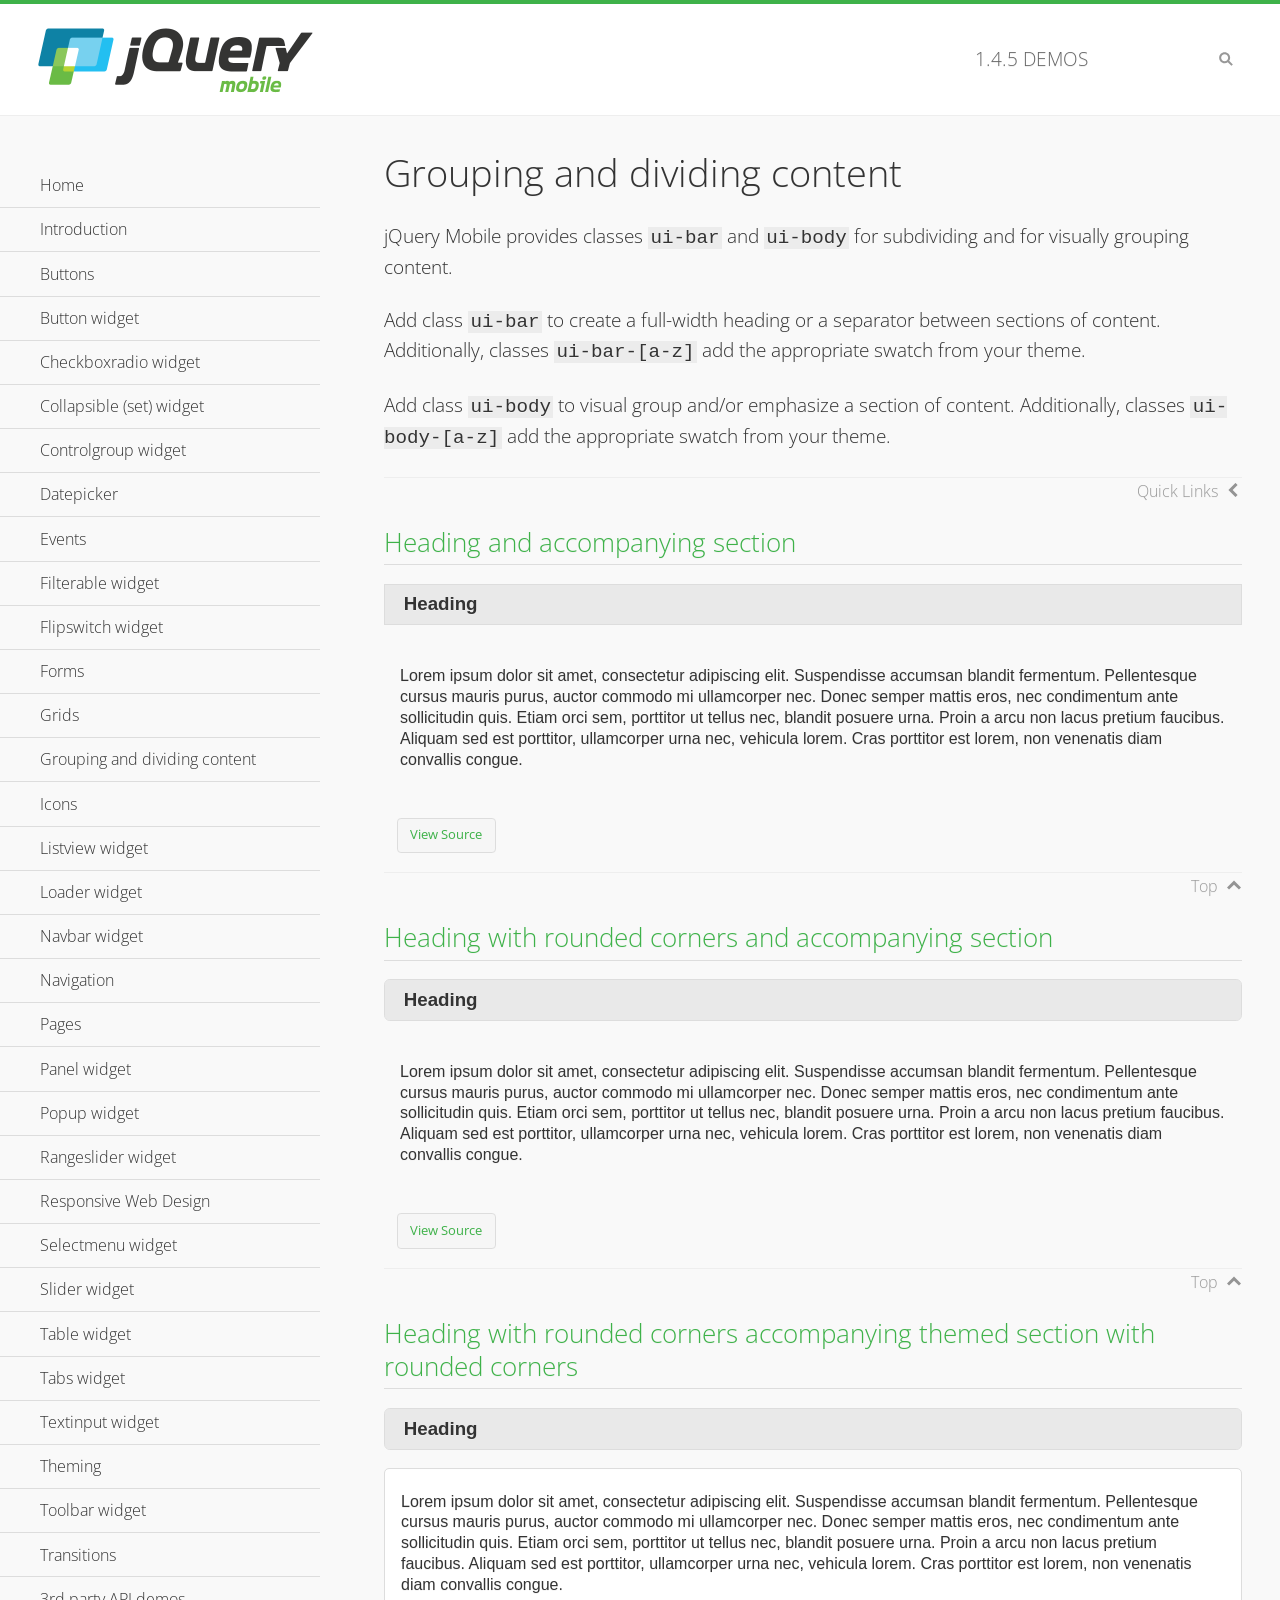
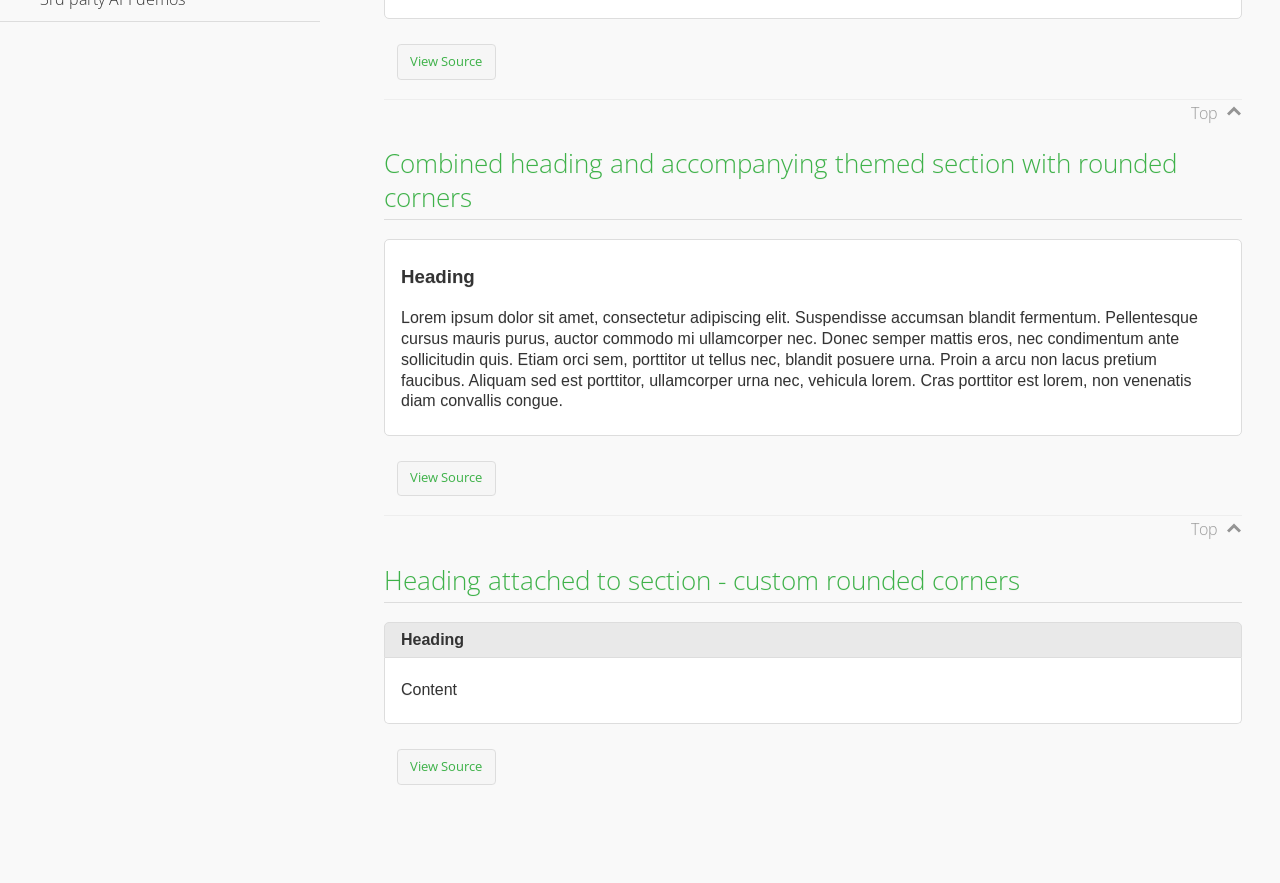
<file: jquery/demos/body-bar-classes/index.html>
<!DOCTYPE html>
<html>
	<head>
	<meta charset="utf-8">
	<meta name="viewport" content="width=device-width, initial-scale=1">
	<title>Grouping and dividing content - jQuery Mobile Demos</title>
	<link rel="shortcut icon" href="../favicon.ico">
	<link rel="stylesheet" href="http://fonts.googleapis.com/css?family=Open+Sans:300,400,700">
	<link rel="stylesheet" href="../css/themes/default/jquery.mobile-1.4.5.min.css">
	<link rel="stylesheet" href="../_assets/css/jqm-demos.css">
	<script src="../js/jquery.js"></script>
	<script src="../_assets/js/index.js"></script>
	<script src="../js/jquery.mobile-1.4.5.min.js"></script>
  <style id="combined-heading-and-section">
    .custom-corners .ui-bar {
      -webkit-border-top-left-radius: inherit;
      border-top-left-radius: inherit;
      -webkit-border-top-right-radius: inherit;
      border-top-right-radius: inherit;
    }
    .custom-corners .ui-body {
      border-top-width: 0;
      -webkit-border-bottom-left-radius: inherit;
      border-bottom-left-radius: inherit;
      -webkit-border-bottom-right-radius: inherit;
      border-bottom-right-radius: inherit;
    }
  </style>
</head>
<body>
<div data-role="page" class="jqm-demos" data-quicklinks="true">

	<div data-role="header" class="jqm-header">
		<h2><a href="../" title="jQuery Mobile Demos home"><img src="../_assets/img/jquery-logo.png" alt="jQuery Mobile"></a></h2>
		<p><span class="jqm-version"></span> Demos</p>
		<a href="#" class="jqm-navmenu-link ui-btn ui-btn-icon-notext ui-corner-all ui-icon-bars ui-nodisc-icon ui-alt-icon ui-btn-left">Menu</a>
		<a href="#" class="jqm-search-link ui-btn ui-btn-icon-notext ui-corner-all ui-icon-search ui-nodisc-icon ui-alt-icon ui-btn-right">Search</a>
	</div><!-- /header -->

	<div role="main" class="ui-content jqm-content">

		<h1>Grouping and dividing content</h1>

		<p>jQuery Mobile provides classes <code>ui-bar</code> and <code>ui-body</code> for subdividing and for visually grouping content.</p>
		<p>Add class <code>ui-bar</code> to create a full-width heading or a separator between sections of content. Additionally, classes <code>ui-bar-[a-z]</code> add the appropriate swatch from your theme.</p>
		<p>Add class <code>ui-body</code> to visual group and/or emphasize a section of content. Additionally, classes <code>ui-body-[a-z]</code> add the appropriate swatch from your theme.</p>

		<h2>Heading and accompanying section</h2>

		<div data-demo-html="true">
      <h3 class="ui-bar ui-bar-a">Heading</h3>
			<div class="ui-body">
				<p>Lorem ipsum dolor sit amet, consectetur adipiscing elit. Suspendisse accumsan blandit fermentum. Pellentesque cursus mauris purus, auctor commodo mi ullamcorper nec. Donec semper mattis eros, nec condimentum ante sollicitudin quis. Etiam orci sem, porttitor ut tellus nec, blandit posuere urna. Proin a arcu non lacus pretium faucibus. Aliquam sed est porttitor, ullamcorper urna nec, vehicula lorem. Cras porttitor est lorem, non venenatis diam convallis congue.</p>
			</div>
		</div>

		<h2>Heading with rounded corners and accompanying section</h2>

		<div data-demo-html="true">
      <h3 class="ui-bar ui-bar-a ui-corner-all">Heading</h3>
			<div class="ui-body">
				<p>Lorem ipsum dolor sit amet, consectetur adipiscing elit. Suspendisse accumsan blandit fermentum. Pellentesque cursus mauris purus, auctor commodo mi ullamcorper nec. Donec semper mattis eros, nec condimentum ante sollicitudin quis. Etiam orci sem, porttitor ut tellus nec, blandit posuere urna. Proin a arcu non lacus pretium faucibus. Aliquam sed est porttitor, ullamcorper urna nec, vehicula lorem. Cras porttitor est lorem, non venenatis diam convallis congue.</p>
			</div>
		</div>

		<h2>Heading with rounded corners accompanying themed section with rounded corners</h2>

		<div data-demo-html="true">
      <h3 class="ui-bar ui-bar-a ui-corner-all">Heading</h3>
			<div class="ui-body ui-body-a ui-corner-all">
				<p>Lorem ipsum dolor sit amet, consectetur adipiscing elit. Suspendisse accumsan blandit fermentum. Pellentesque cursus mauris purus, auctor commodo mi ullamcorper nec. Donec semper mattis eros, nec condimentum ante sollicitudin quis. Etiam orci sem, porttitor ut tellus nec, blandit posuere urna. Proin a arcu non lacus pretium faucibus. Aliquam sed est porttitor, ullamcorper urna nec, vehicula lorem. Cras porttitor est lorem, non venenatis diam convallis congue.</p>
			</div>
		</div>

		<h2>Combined heading and accompanying themed section with rounded corners</h2>

		<div data-demo-html="true">
			<div class="ui-body ui-body-a ui-corner-all">
	      <h3>Heading</h3>
				<p>Lorem ipsum dolor sit amet, consectetur adipiscing elit. Suspendisse accumsan blandit fermentum. Pellentesque cursus mauris purus, auctor commodo mi ullamcorper nec. Donec semper mattis eros, nec condimentum ante sollicitudin quis. Etiam orci sem, porttitor ut tellus nec, blandit posuere urna. Proin a arcu non lacus pretium faucibus. Aliquam sed est porttitor, ullamcorper urna nec, vehicula lorem. Cras porttitor est lorem, non venenatis diam convallis congue.</p>
			</div>
		</div>

		<h2>Heading attached to section - custom rounded corners</h2>

		<div data-demo-html="true" data-demo-css="#combined-heading-and-section">
      <div class="ui-corner-all custom-corners">
        <div class="ui-bar ui-bar-a">
          <h3>Heading</h3>
        </div>
        <div class="ui-body ui-body-a">
          <p>Content</p>
        </div>
      </div>
		</div>

	</div><!-- /content -->
	    <div data-role="panel" class="jqm-navmenu-panel" data-position="left" data-display="overlay" data-theme="a">
	    	<ul class="jqm-list ui-alt-icon ui-nodisc-icon">
<li data-filtertext="demos homepage" data-icon="home"><a href=".././">Home</a></li>
<li data-filtertext="introduction overview getting started"><a href="../intro/" data-ajax="false">Introduction</a></li>
<li data-filtertext="buttons button markup buttonmarkup method anchor link button element"><a href="../button-markup/" data-ajax="false">Buttons</a></li>
<li data-filtertext="form button widget input button submit reset"><a href="../button/" data-ajax="false">Button widget</a></li>
<li data-role="collapsible" data-enhanced="true" data-collapsed-icon="carat-d" data-expanded-icon="carat-u" data-iconpos="right" data-inset="false" class="ui-collapsible ui-collapsible-themed-content ui-collapsible-collapsed">
	<h3 class="ui-collapsible-heading ui-collapsible-heading-collapsed">
		<a href="#" class="ui-collapsible-heading-toggle ui-btn ui-btn-icon-right ui-btn-inherit ui-icon-carat-d">
		    Checkboxradio widget<span class="ui-collapsible-heading-status"> click to expand contents</span>
		</a>
	</h3>
	<div class="ui-collapsible-content ui-body-inherit ui-collapsible-content-collapsed" aria-hidden="true">
		<ul>
			<li data-filtertext="form checkboxradio widget checkbox input checkboxes controlgroups"><a href="../checkboxradio-checkbox/" data-ajax="false">Checkboxes</a></li>
			<li data-filtertext="form checkboxradio widget radio input radio buttons controlgroups"><a href="../checkboxradio-radio/" data-ajax="false">Radio buttons</a></li>
		</ul>
	</div>
</li>
<li data-role="collapsible" data-enhanced="true" data-collapsed-icon="carat-d" data-expanded-icon="carat-u" data-iconpos="right" data-inset="false" class="ui-collapsible ui-collapsible-themed-content ui-collapsible-collapsed">
	<h3 class="ui-collapsible-heading ui-collapsible-heading-collapsed">
		<a href="#" class="ui-collapsible-heading-toggle ui-btn ui-btn-icon-right ui-btn-inherit ui-icon-carat-d">
			Collapsible (set) widget<span class="ui-collapsible-heading-status"> click to expand contents</span>
		</a>
	</h3>
	<div class="ui-collapsible-content ui-body-inherit ui-collapsible-content-collapsed" aria-hidden="true">
		<ul>
			<li data-filtertext="collapsibles content formatting"><a href="../collapsible/" data-ajax="false">Collapsible</a></li>
			<li data-filtertext="dynamic collapsible set accordion append expand"><a href="../collapsible-dynamic/" data-ajax="false">Dynamic collapsibles</a></li>
			<li data-filtertext="accordions collapsible set widget content formatting grouped collapsibles"><a href="../collapsibleset/" data-ajax="false">Collapsible set</a></li>
		</ul>
	</div>
</li>
<li data-role="collapsible" data-enhanced="true" data-collapsed-icon="carat-d" data-expanded-icon="carat-u" data-iconpos="right" data-inset="false" class="ui-collapsible ui-collapsible-themed-content ui-collapsible-collapsed">
	<h3 class="ui-collapsible-heading ui-collapsible-heading-collapsed">
		<a href="#" class="ui-collapsible-heading-toggle ui-btn ui-btn-icon-right ui-btn-inherit ui-icon-carat-d">
			Controlgroup widget<span class="ui-collapsible-heading-status"> click to expand contents</span>
		</a>
	</h3>
	<div class="ui-collapsible-content ui-body-inherit ui-collapsible-content-collapsed" aria-hidden="true">
		<ul>
			<li data-filtertext="controlgroups selectmenu checkboxradio input grouped buttons horizontal vertical"><a href="../controlgroup/" data-ajax="false">Controlgroup</a></li>
			<li data-filtertext="dynamic controlgroup dynamically add buttons"><a href="../controlgroup-dynamic/" data-ajax="false">Dynamic controlgroups</a></li>
		</ul>
	</div>
</li>
<li data-filtertext="form datepicker widget date input"><a href="../datepicker/" data-ajax="false">Datepicker</a></li>
<li data-role="collapsible" data-enhanced="true" data-collapsed-icon="carat-d" data-expanded-icon="carat-u" data-iconpos="right" data-inset="false" class="ui-collapsible ui-collapsible-themed-content ui-collapsible-collapsed">
	<h3 class="ui-collapsible-heading ui-collapsible-heading-collapsed">
		<a href="#" class="ui-collapsible-heading-toggle ui-btn ui-btn-icon-right ui-btn-inherit ui-icon-carat-d">
			Events<span class="ui-collapsible-heading-status"> click to expand contents</span>
		</a>
	</h3>
	<div class="ui-collapsible-content ui-body-inherit ui-collapsible-content-collapsed" aria-hidden="true">
		<ul>
			<li data-filtertext="swipe to delete list items listviews swipe events"><a href="../swipe-list/" data-ajax="false">Swipe list items</a></li>
			<li data-filtertext="swipe to navigate swipe page navigation swipe events"><a href="../swipe-page/" data-ajax="false">Swipe page navigation</a></li>
		</ul>
	</div>
</li>
<li data-filtertext="filterable filter elements sorting searching listview table"><a href="../filterable/" data-ajax="false">Filterable widget</a></li>
<li data-filtertext="form flipswitch widget flip toggle switch binary select checkbox input"><a href="../flipswitch/" data-ajax="false">Flipswitch widget</a></li>
<li data-role="collapsible" data-enhanced="true" data-collapsed-icon="carat-d" data-expanded-icon="carat-u" data-iconpos="right" data-inset="false" class="ui-collapsible ui-collapsible-themed-content ui-collapsible-collapsed">
	<h3 class="ui-collapsible-heading ui-collapsible-heading-collapsed">
		<a href="#" class="ui-collapsible-heading-toggle ui-btn ui-btn-icon-right ui-btn-inherit ui-icon-carat-d">
			Forms<span class="ui-collapsible-heading-status"> click to expand contents</span>
		</a>
	</h3>
	<div class="ui-collapsible-content ui-body-inherit ui-collapsible-content-collapsed" aria-hidden="true">
		<ul>
			<li data-filtertext="forms text checkbox radio range button submit reset inputs selects textarea slider flipswitch label form elements"><a href="../forms/" data-ajax="false">Forms</a></li>
			<li data-filtertext="form hide labels hidden accessible ui-hidden-accessible forms"><a href="../forms-label-hidden-accessible/" data-ajax="false">Hide labels</a></li>
			<li data-filtertext="form field containers fieldcontain ui-field-contain forms"><a href="../forms-field-contain/" data-ajax="false">Field containers</a></li>
			<li data-filtertext="forms disabled form elements"><a href="../forms-disabled/" data-ajax="false">Forms disabled</a></li>
			<li data-filtertext="forms gallery examples overview forms text checkbox radio range button submit reset inputs selects textarea slider flipswitch label form elements"><a href="../forms-gallery/" data-ajax="false">Forms gallery</a></li>
		</ul>
	</div>
</li>
<li data-role="collapsible" data-enhanced="true" data-collapsed-icon="carat-d" data-expanded-icon="carat-u" data-iconpos="right" data-inset="false" class="ui-collapsible ui-collapsible-themed-content ui-collapsible-collapsed">
	<h3 class="ui-collapsible-heading ui-collapsible-heading-collapsed">
		<a href="#" class="ui-collapsible-heading-toggle ui-btn ui-btn-icon-right ui-btn-inherit ui-icon-carat-d">
			Grids<span class="ui-collapsible-heading-status"> click to expand contents</span>
		</a>
	</h3>
	<div class="ui-collapsible-content ui-body-inherit ui-collapsible-content-collapsed" aria-hidden="true">
		<ul>
			<li data-filtertext="grids columns blocks content formatting rwd responsive css framework"><a href="../grids/" data-ajax="false">Grids</a></li>
			<li data-filtertext="buttons in grids css framework"><a href="../grids-buttons/" data-ajax="false">Buttons in grids</a></li>
			<li data-filtertext="custom responsive grids rwd css framework"><a href="../grids-custom-responsive/" data-ajax="false">Custom responsive grids</a></li>
		</ul>
	</div>
</li>
<li data-filtertext="blocks content formatting sections heading"><a href="../body-bar-classes/" data-ajax="false">Grouping and dividing content</a></li>
<li data-role="collapsible" data-enhanced="true" data-collapsed-icon="carat-d" data-expanded-icon="carat-u" data-iconpos="right" data-inset="false" class="ui-collapsible ui-collapsible-themed-content ui-collapsible-collapsed">
	<h3 class="ui-collapsible-heading ui-collapsible-heading-collapsed">
		<a href="#" class="ui-collapsible-heading-toggle ui-btn ui-btn-icon-right ui-btn-inherit ui-icon-carat-d">
			Icons<span class="ui-collapsible-heading-status"> click to expand contents</span>
		</a>
	</h3>
	<div class="ui-collapsible-content ui-body-inherit ui-collapsible-content-collapsed" aria-hidden="true">
		<ul>
			<li data-filtertext="button icons svg disc alt custom icon position"><a href="../icons/" data-ajax="false">Icons</a></li>
			<li data-filtertext=""><a href="../icons-grunticon/" data-ajax="false">Grunticon loader</a></li>
		</ul>
	</div>
</li>
<li data-role="collapsible" data-enhanced="true" data-collapsed-icon="carat-d" data-expanded-icon="carat-u" data-iconpos="right" data-inset="false" class="ui-collapsible ui-collapsible-themed-content ui-collapsible-collapsed">
	<h3 class="ui-collapsible-heading ui-collapsible-heading-collapsed">
		<a href="#" class="ui-collapsible-heading-toggle ui-btn ui-btn-icon-right ui-btn-inherit ui-icon-carat-d">
			Listview widget<span class="ui-collapsible-heading-status"> click to expand contents</span>
		</a>
	</h3>
	<div class="ui-collapsible-content ui-body-inherit ui-collapsible-content-collapsed" aria-hidden="true">
		<ul>
			<li data-filtertext="listview widget thumbnails icons nested split button collapsible ul ol"><a href="../listview/" data-ajax="false">Listview</a></li>
			<li data-filtertext="autocomplete filterable reveal listview filtertextbeforefilter placeholder"><a href="../listview-autocomplete/" data-ajax="false">Listview autocomplete</a></li>
			<li data-filtertext="autocomplete filterable reveal listview remote data filtertextbeforefilter placeholder"><a href="../listview-autocomplete-remote/" data-ajax="false">Listview autocomplete remote data</a></li>
			<li data-filtertext="autodividers anchor jump scroll linkbars listview lists ul ol"><a href="../listview-autodividers-linkbar/" data-ajax="false">Listview autodividers linkbar</a></li>
			<li data-filtertext="listview autodividers selector autodividersselector lists ul ol"><a href="../listview-autodividers-selector/" data-ajax="false">Listview autodividers selector</a></li>
			<li data-filtertext="listview nested list items"><a href="../listview-nested-lists/" data-ajax="false">Nested Listviews</a></li>
			<li data-filtertext="listview collapsible list items flat"><a href="../listview-collapsible-item-flat/" data-ajax="false">Listview collapsible list items (flat)</a></li>
			<li data-filtertext="listview collapsible list indented"><a href="../listview-collapsible-item-indented/" data-ajax="false">Listview collapsible list items (indented)</a></li>
			<li data-filtertext="grid listview responsive grids responsive listviews lists ul"><a href="../listview-grid/" data-ajax="false">Listview responsive grid</a></li>
		</ul>
	</div>
</li>
<li data-filtertext="loader widget page loading navigation overlay spinner"><a href="../loader/" data-ajax="false">Loader widget</a></li>
<li data-filtertext="navbar widget navmenu toolbars header footer"><a href="../navbar/" data-ajax="false">Navbar widget</a></li>
<li data-role="collapsible" data-enhanced="true" data-collapsed-icon="carat-d" data-expanded-icon="carat-u" data-iconpos="right" data-inset="false" class="ui-collapsible ui-collapsible-themed-content ui-collapsible-collapsed">
	<h3 class="ui-collapsible-heading ui-collapsible-heading-collapsed">
		<a href="#" class="ui-collapsible-heading-toggle ui-btn ui-btn-icon-right ui-btn-inherit ui-icon-carat-d">
			Navigation<span class="ui-collapsible-heading-status"> click to expand contents</span>
		</a>
	</h3>
	<div class="ui-collapsible-content ui-body-inherit ui-collapsible-content-collapsed" aria-hidden="true">
		<ul>
			<li data-filtertext="ajax navigation navigate widget history event method"><a href="../navigation/" data-ajax="false">Navigation</a></li>
			<li data-filtertext="linking pages page links navigation ajax prefetch cache"><a href="../navigation-linking-pages/" data-ajax="false">Linking pages</a></li>
			<!-- <li data-filtertext="php redirect server redirection server-side navigation"><a href="../navigation-php-redirect/" data-ajax="false">PHP redirect demo</a></li>-->
			<li data-filtertext="navigation redirection hash query"><a href="../navigation-hash-processing/" data-ajax="false">Hash processing demo</a></li>
			<li data-filtertext="navigation redirection hash query"><a href="../page-events/" data-ajax="false">Page Navigation Events</a></li>
		</ul>
	</div>
</li>
<li data-role="collapsible" data-enhanced="true" data-collapsed-icon="carat-d" data-expanded-icon="carat-u" data-iconpos="right" data-inset="false" class="ui-collapsible ui-collapsible-themed-content ui-collapsible-collapsed">
	<h3 class="ui-collapsible-heading ui-collapsible-heading-collapsed">
		<a href="#" class="ui-collapsible-heading-toggle ui-btn ui-btn-icon-right ui-btn-inherit ui-icon-carat-d">
			Pages<span class="ui-collapsible-heading-status"> click to expand contents</span>
		</a>
	</h3>
	<div class="ui-collapsible-content ui-body-inherit ui-collapsible-content-collapsed" aria-hidden="true">
		<ul>
			<li data-filtertext="pages page widget ajax navigation"><a href="../pages/" data-ajax="false">Pages</a></li>
			<li data-filtertext="single page"><a href="../pages-single-page/" data-ajax="false">Single page</a></li>
			<li data-filtertext="multipage multi-page page"><a href="../pages-multi-page/" data-ajax="false">Multi-page template</a></li>
			<li data-filtertext="dialog page widget modal popup"><a href="../pages-dialog/" data-ajax="false">Dialog page</a></li>
		</ul>
	</div>
</li>
<li data-role="collapsible" data-enhanced="true" data-collapsed-icon="carat-d" data-expanded-icon="carat-u" data-iconpos="right" data-inset="false" class="ui-collapsible ui-collapsible-themed-content ui-collapsible-collapsed">
	<h3 class="ui-collapsible-heading ui-collapsible-heading-collapsed">
		<a href="#" class="ui-collapsible-heading-toggle ui-btn ui-btn-icon-right ui-btn-inherit ui-icon-carat-d">
			Panel widget<span class="ui-collapsible-heading-status"> click to expand contents</span>
		</a>
	</h3>
	<div class="ui-collapsible-content ui-body-inherit ui-collapsible-content-collapsed" aria-hidden="true">
		<ul>
			<li data-filtertext="panel widget sliding panels reveal push overlay responsive"><a href="../panel/" data-ajax="false">Panel</a></li>
			<li data-filtertext=""><a href="../panel-external/" data-ajax="false">External panels</a></li>
			<li data-filtertext="panel "><a href="../panel-fixed/" data-ajax="false">Fixed panels</a></li>
			<li data-filtertext="panel slide panels sliding panels shadow rwd responsive breakpoint"><a href="../panel-responsive/" data-ajax="false">Panels responsive</a></li>
			<li data-filtertext="panel custom style custom panel width reveal shadow listview panel styling page background wrapper"><a href="../panel-styling/" data-ajax="false">Custom panel style</a></li>
			<li data-filtertext="panel open on swipe"><a href="../panel-swipe-open/" data-ajax="false">Panel open on swipe</a></li>
			<li data-filtertext="panels outside page internal external toolbars"><a href="../panel-external-internal/" data-ajax="false">Panel external and internal</a></li>
		</ul>
	</div>
</li>
<li data-role="collapsible" data-enhanced="true" data-collapsed-icon="carat-d" data-expanded-icon="carat-u" data-iconpos="right" data-inset="false" class="ui-collapsible ui-collapsible-themed-content ui-collapsible-collapsed">
	<h3 class="ui-collapsible-heading ui-collapsible-heading-collapsed">
		<a href="#" class="ui-collapsible-heading-toggle ui-btn ui-btn-icon-right ui-btn-inherit ui-icon-carat-d">
			Popup widget<span class="ui-collapsible-heading-status"> click to expand contents</span>
		</a>
	</h3>
	<div class="ui-collapsible-content ui-body-inherit ui-collapsible-content-collapsed" aria-hidden="true">
		<ul>
			<li data-filtertext="popup widget popups dialog modal transition tooltip lightbox form overlay screen flip pop fade transition"><a href="../popup/" data-ajax="false">Popup</a></li>
			<li data-filtertext="popup alignment position"><a href="../popup-alignment/" data-ajax="false">Popup alignment</a></li>
			<li data-filtertext="popup arrow size popups popover"><a href="../popup-arrow-size/" data-ajax="false">Popup arrow size</a></li>
			<li data-filtertext="dynamic popups popup images lightbox"><a href="../popup-dynamic/" data-ajax="false">Dynamic popups</a></li>
			<li data-filtertext="popups with iframes scaling"><a href="../popup-iframe/" data-ajax="false">Popups with iframes</a></li>
			<li data-filtertext="popup image scaling"><a href="../popup-image-scaling/" data-ajax="false">Popup image scaling</a></li>
			<li data-filtertext="external popup outside multi-page"><a href="../popup-outside-multipage/" data-ajax="false">Popup outside multi-page</a></li>
		</ul>
	</div>
</li>
<li data-filtertext="form rangeslider widget dual sliders dual handle sliders range input"><a href="../rangeslider/" data-ajax="false">Rangeslider widget</a></li>
<li data-filtertext="responsive web design rwd adaptive progressive enhancement PE accessible mobile breakpoints media query media queries"><a href="../rwd/" data-ajax="false">Responsive Web Design</a></li>
<li data-role="collapsible" data-enhanced="true" data-collapsed-icon="carat-d" data-expanded-icon="carat-u" data-iconpos="right" data-inset="false" class="ui-collapsible ui-collapsible-themed-content ui-collapsible-collapsed">
	<h3 class="ui-collapsible-heading ui-collapsible-heading-collapsed">
		<a href="#" class="ui-collapsible-heading-toggle ui-btn ui-btn-icon-right ui-btn-inherit ui-icon-carat-d">
			Selectmenu widget<span class="ui-collapsible-heading-status"> click to expand contents</span>
		</a>
	</h3>
	<div class="ui-collapsible-content ui-body-inherit ui-collapsible-content-collapsed" aria-hidden="true">
		<ul>
			<li data-filtertext="form selectmenu widget select input custom select menu selects"><a href="../selectmenu/" data-ajax="false">Selectmenu</a></li>
			<li data-filtertext="form custom select menu selectmenu widget custom menu option optgroup multiple selects"><a href="../selectmenu-custom/" data-ajax="false">Custom select menu</a></li>
			<li data-filtertext="filterable select filter popup dialog"><a href="../selectmenu-custom-filter/" data-ajax="false">Custom select menu with filter</a></li>
		</ul>
	</div>
</li>
<li data-role="collapsible" data-enhanced="true" data-collapsed-icon="carat-d" data-expanded-icon="carat-u" data-iconpos="right" data-inset="false" class="ui-collapsible ui-collapsible-themed-content ui-collapsible-collapsed">
	<h3 class="ui-collapsible-heading ui-collapsible-heading-collapsed">
		<a href="#" class="ui-collapsible-heading-toggle ui-btn ui-btn-icon-right ui-btn-inherit ui-icon-carat-d">
			Slider widget<span class="ui-collapsible-heading-status"> click to expand contents</span>
		</a>
	</h3>
	<div class="ui-collapsible-content ui-body-inherit ui-collapsible-content-collapsed" aria-hidden="true">
		<ul>
			<li data-filtertext="form slider widget range input single sliders"><a href="../slider/" data-ajax="false">Slider</a></li>
			<li data-filtertext="form slider widget flipswitch slider binary select flip toggle switch"><a href="../slider-flipswitch/" data-ajax="false">Slider flip toggle switch</a></li>
			<li data-filtertext="form slider tooltip handle value input range sliders"><a href="../slider-tooltip/" data-ajax="false">Slider tooltip</a></li>
		</ul>
	</div>
</li>
<li data-role="collapsible" data-enhanced="true" data-collapsed-icon="carat-d" data-expanded-icon="carat-u" data-iconpos="right" data-inset="false" class="ui-collapsible ui-collapsible-themed-content ui-collapsible-collapsed">
	<h3 class="ui-collapsible-heading ui-collapsible-heading-collapsed">
		<a href="#" class="ui-collapsible-heading-toggle ui-btn ui-btn-icon-right ui-btn-inherit ui-icon-carat-d">
			Table widget<span class="ui-collapsible-heading-status"> click to expand contents</span>
		</a>
	</h3>
	<div class="ui-collapsible-content ui-body-inherit ui-collapsible-content-collapsed" aria-hidden="true">
		<ul>
			<li data-filtertext="table widget reflow column toggle th td responsive tables rwd hide show tabular"><a href="../table-column-toggle/" data-ajax="false">Table Column Toggle</a></li>
			<li data-filtertext="table column toggle phone comparison demo"><a href="../table-column-toggle-example/" data-ajax="false">Table Column Toggle demo</a></li>
			<li data-filtertext="responsive tables table column toggle heading groups rwd breakpoint"><a href="../table-column-toggle-heading-groups/" data-ajax="false">Table Column Toggle heading groups</a></li>
			<li data-filtertext="responsive tables table column toggle hide rwd breakpoint customization options"><a href="../table-column-toggle-options/" data-ajax="false">Table Column Toggle options</a></li>
			<li data-filtertext="table reflow th td responsive rwd columns tabular"><a href="../table-reflow/" data-ajax="false">Table Reflow</a></li>
			<li data-filtertext="responsive tables table reflow heading groups rwd breakpoint"><a href="../table-reflow-heading-groups/" data-ajax="false">Table Reflow heading groups</a></li>
			<li data-filtertext="responsive tables table reflow stripes strokes table style"><a href="../table-reflow-stripes-strokes/" data-ajax="false">Table Reflow stripes and strokes</a></li>
			<li data-filtertext="responsive tables table reflow stack custom styles"><a href="../table-reflow-styling/" data-ajax="false">Table Reflow custom styles</a></li>
		</ul>
	</div>
</li>
<li data-filtertext="ui tabs widget"><a href="../tabs/" data-ajax="false">Tabs widget</a></li>
<li data-filtertext="form textinput widget text input textarea number date time tel email file color password"><a href="../textinput/" data-ajax="false">Textinput widget</a></li>
<li data-role="collapsible" data-enhanced="true" data-collapsed-icon="carat-d" data-expanded-icon="carat-u" data-iconpos="right" data-inset="false" class="ui-collapsible ui-collapsible-themed-content ui-collapsible-collapsed">
	<h3 class="ui-collapsible-heading ui-collapsible-heading-collapsed">
		<a href="#" class="ui-collapsible-heading-toggle ui-btn ui-btn-icon-right ui-btn-inherit ui-icon-carat-d">
			Theming<span class="ui-collapsible-heading-status"> click to expand contents</span>
		</a>
	</h3>
	<div class="ui-collapsible-content ui-body-inherit ui-collapsible-content-collapsed" aria-hidden="true">
		<ul>
			<li data-filtertext="default theme swatches theming style css"><a href="../theme-default/" data-ajax="false">Default theme</a></li>
			<li data-filtertext="classic theme old theme swatches theming style css"><a href="../theme-classic/" data-ajax="false">Classic theme</a></li>
		</ul>
	</div>
</li>
<li data-role="collapsible" data-enhanced="true" data-collapsed-icon="carat-d" data-expanded-icon="carat-u" data-iconpos="right" data-inset="false" class="ui-collapsible ui-collapsible-themed-content ui-collapsible-collapsed">
	<h3 class="ui-collapsible-heading ui-collapsible-heading-collapsed">
		<a href="#" class="ui-collapsible-heading-toggle ui-btn ui-btn-icon-right ui-btn-inherit ui-icon-carat-d">
			Toolbar widget<span class="ui-collapsible-heading-status"> click to expand contents</span>
		</a>
	</h3>
	<div class="ui-collapsible-content ui-body-inherit ui-collapsible-content-collapsed" aria-hidden="true">
		<ul>
			<li data-filtertext="toolbar widget header footer toolbars fixed fullscreen external sections"><a href="../toolbar/" data-ajax="false">Toolbar</a></li>
			<li data-filtertext="dynamic toolbars dynamically add toolbar header footer"><a href="../toolbar-dynamic/" data-ajax="false">Dynamic toolbars</a></li>
			<li data-filtertext="external toolbars header footer"><a href="../toolbar-external/" data-ajax="false">External toolbars</a></li>
			<li data-filtertext="fixed toolbars header footer"><a href="../toolbar-fixed/" data-ajax="false">Fixed toolbars</a></li>
			<li data-filtertext="fixed fullscreen toolbars header footer"><a href="../toolbar-fixed-fullscreen/" data-ajax="false">Fullscreen toolbars</a></li>
			<li data-filtertext="external fixed toolbars header footer"><a href="../toolbar-fixed-external/" data-ajax="false">Fixed external toolbars</a></li>
			<li data-filtertext="external persistent toolbars header footer navbar navmenu"><a href="../toolbar-fixed-persistent/" data-ajax="false">Persistent toolbars</a></li>
			<li data-filtertext="external ajax optimized toolbars persistent toolbars header footer navbar"><a href="../toolbar-fixed-persistent-optimized/" data-ajax="false">Ajax optimized toolbars</a></li>
			<li data-filtertext="form in toolbars header footer"><a href="../toolbar-fixed-forms/" data-ajax="false">Form in toolbar</a></li>
		</ul>
	</div>
</li>
<li data-filtertext="page transitions animated pages popup navigation flip slide fade pop"><a href="../transitions/" data-ajax="false">Transitions</a></li>
<li data-role="collapsible" data-enhanced="true" data-collapsed-icon="carat-d" data-expanded-icon="carat-u" data-iconpos="right" data-inset="false" class="ui-collapsible ui-collapsible-themed-content ui-collapsible-collapsed">
	<h3 class="ui-collapsible-heading ui-collapsible-heading-collapsed">
		<a href="#" class="ui-collapsible-heading-toggle ui-btn ui-btn-icon-right ui-btn-inherit ui-icon-carat-d">
			3rd party API demos<span class="ui-collapsible-heading-status"> click to expand contents</span>
		</a>
	</h3>
	<div class="ui-collapsible-content ui-body-inherit ui-collapsible-content-collapsed" aria-hidden="true">
		<ul>
			<li data-filtertext="backbone requirejs navigation router"><a href="../backbone-requirejs/" data-ajax="false">Backbone RequireJS</a></li>
			<li data-filtertext="google maps geolocation demo"><a href="../map-geolocation/" data-ajax="false">Google Maps geolocation</a></li>
			<li data-filtertext="google maps hybrid"><a href="../map-list-toggle/" data-ajax="false">Google Maps list toggle</a></li>
		</ul>
	</div>
</li>



		     </ul>
		</div><!-- /panel -->


	<div data-role="footer" data-position="fixed" data-tap-toggle="false" class="jqm-footer">
		<p>jQuery Mobile Demos version <span class="jqm-version"></span></p>
		<p>Copyright 2014 The jQuery Foundation</p>
	</div><!-- /footer -->
	<!-- TODO: This should become an external panel so we can add input to markup (unique ID) -->
    <div data-role="panel" class="jqm-search-panel" data-position="right" data-display="overlay" data-theme="a">
		<div class="jqm-search">
			<ul class="jqm-list" data-filter-placeholder="Search demos..." data-filter-reveal="true">
<li data-filtertext="demos homepage" data-icon="home"><a href=".././">Home</a></li>
<li data-filtertext="introduction overview getting started"><a href="../intro/" data-ajax="false">Introduction</a></li>
<li data-filtertext="buttons button markup buttonmarkup method anchor link button element"><a href="../button-markup/" data-ajax="false">Buttons</a></li>
<li data-filtertext="form button widget input button submit reset"><a href="../button/" data-ajax="false">Button widget</a></li>
<li data-role="collapsible" data-enhanced="true" data-collapsed-icon="carat-d" data-expanded-icon="carat-u" data-iconpos="right" data-inset="false" class="ui-collapsible ui-collapsible-themed-content ui-collapsible-collapsed">
	<h3 class="ui-collapsible-heading ui-collapsible-heading-collapsed">
		<a href="#" class="ui-collapsible-heading-toggle ui-btn ui-btn-icon-right ui-btn-inherit ui-icon-carat-d">
		    Checkboxradio widget<span class="ui-collapsible-heading-status"> click to expand contents</span>
		</a>
	</h3>
	<div class="ui-collapsible-content ui-body-inherit ui-collapsible-content-collapsed" aria-hidden="true">
		<ul>
			<li data-filtertext="form checkboxradio widget checkbox input checkboxes controlgroups"><a href="../checkboxradio-checkbox/" data-ajax="false">Checkboxes</a></li>
			<li data-filtertext="form checkboxradio widget radio input radio buttons controlgroups"><a href="../checkboxradio-radio/" data-ajax="false">Radio buttons</a></li>
		</ul>
	</div>
</li>
<li data-role="collapsible" data-enhanced="true" data-collapsed-icon="carat-d" data-expanded-icon="carat-u" data-iconpos="right" data-inset="false" class="ui-collapsible ui-collapsible-themed-content ui-collapsible-collapsed">
	<h3 class="ui-collapsible-heading ui-collapsible-heading-collapsed">
		<a href="#" class="ui-collapsible-heading-toggle ui-btn ui-btn-icon-right ui-btn-inherit ui-icon-carat-d">
			Collapsible (set) widget<span class="ui-collapsible-heading-status"> click to expand contents</span>
		</a>
	</h3>
	<div class="ui-collapsible-content ui-body-inherit ui-collapsible-content-collapsed" aria-hidden="true">
		<ul>
			<li data-filtertext="collapsibles content formatting"><a href="../collapsible/" data-ajax="false">Collapsible</a></li>
			<li data-filtertext="dynamic collapsible set accordion append expand"><a href="../collapsible-dynamic/" data-ajax="false">Dynamic collapsibles</a></li>
			<li data-filtertext="accordions collapsible set widget content formatting grouped collapsibles"><a href="../collapsibleset/" data-ajax="false">Collapsible set</a></li>
		</ul>
	</div>
</li>
<li data-role="collapsible" data-enhanced="true" data-collapsed-icon="carat-d" data-expanded-icon="carat-u" data-iconpos="right" data-inset="false" class="ui-collapsible ui-collapsible-themed-content ui-collapsible-collapsed">
	<h3 class="ui-collapsible-heading ui-collapsible-heading-collapsed">
		<a href="#" class="ui-collapsible-heading-toggle ui-btn ui-btn-icon-right ui-btn-inherit ui-icon-carat-d">
			Controlgroup widget<span class="ui-collapsible-heading-status"> click to expand contents</span>
		</a>
	</h3>
	<div class="ui-collapsible-content ui-body-inherit ui-collapsible-content-collapsed" aria-hidden="true">
		<ul>
			<li data-filtertext="controlgroups selectmenu checkboxradio input grouped buttons horizontal vertical"><a href="../controlgroup/" data-ajax="false">Controlgroup</a></li>
			<li data-filtertext="dynamic controlgroup dynamically add buttons"><a href="../controlgroup-dynamic/" data-ajax="false">Dynamic controlgroups</a></li>
		</ul>
	</div>
</li>
<li data-filtertext="form datepicker widget date input"><a href="../datepicker/" data-ajax="false">Datepicker</a></li>
<li data-role="collapsible" data-enhanced="true" data-collapsed-icon="carat-d" data-expanded-icon="carat-u" data-iconpos="right" data-inset="false" class="ui-collapsible ui-collapsible-themed-content ui-collapsible-collapsed">
	<h3 class="ui-collapsible-heading ui-collapsible-heading-collapsed">
		<a href="#" class="ui-collapsible-heading-toggle ui-btn ui-btn-icon-right ui-btn-inherit ui-icon-carat-d">
			Events<span class="ui-collapsible-heading-status"> click to expand contents</span>
		</a>
	</h3>
	<div class="ui-collapsible-content ui-body-inherit ui-collapsible-content-collapsed" aria-hidden="true">
		<ul>
			<li data-filtertext="swipe to delete list items listviews swipe events"><a href="../swipe-list/" data-ajax="false">Swipe list items</a></li>
			<li data-filtertext="swipe to navigate swipe page navigation swipe events"><a href="../swipe-page/" data-ajax="false">Swipe page navigation</a></li>
		</ul>
	</div>
</li>
<li data-filtertext="filterable filter elements sorting searching listview table"><a href="../filterable/" data-ajax="false">Filterable widget</a></li>
<li data-filtertext="form flipswitch widget flip toggle switch binary select checkbox input"><a href="../flipswitch/" data-ajax="false">Flipswitch widget</a></li>
<li data-role="collapsible" data-enhanced="true" data-collapsed-icon="carat-d" data-expanded-icon="carat-u" data-iconpos="right" data-inset="false" class="ui-collapsible ui-collapsible-themed-content ui-collapsible-collapsed">
	<h3 class="ui-collapsible-heading ui-collapsible-heading-collapsed">
		<a href="#" class="ui-collapsible-heading-toggle ui-btn ui-btn-icon-right ui-btn-inherit ui-icon-carat-d">
			Forms<span class="ui-collapsible-heading-status"> click to expand contents</span>
		</a>
	</h3>
	<div class="ui-collapsible-content ui-body-inherit ui-collapsible-content-collapsed" aria-hidden="true">
		<ul>
			<li data-filtertext="forms text checkbox radio range button submit reset inputs selects textarea slider flipswitch label form elements"><a href="../forms/" data-ajax="false">Forms</a></li>
			<li data-filtertext="form hide labels hidden accessible ui-hidden-accessible forms"><a href="../forms-label-hidden-accessible/" data-ajax="false">Hide labels</a></li>
			<li data-filtertext="form field containers fieldcontain ui-field-contain forms"><a href="../forms-field-contain/" data-ajax="false">Field containers</a></li>
			<li data-filtertext="forms disabled form elements"><a href="../forms-disabled/" data-ajax="false">Forms disabled</a></li>
			<li data-filtertext="forms gallery examples overview forms text checkbox radio range button submit reset inputs selects textarea slider flipswitch label form elements"><a href="../forms-gallery/" data-ajax="false">Forms gallery</a></li>
		</ul>
	</div>
</li>
<li data-role="collapsible" data-enhanced="true" data-collapsed-icon="carat-d" data-expanded-icon="carat-u" data-iconpos="right" data-inset="false" class="ui-collapsible ui-collapsible-themed-content ui-collapsible-collapsed">
	<h3 class="ui-collapsible-heading ui-collapsible-heading-collapsed">
		<a href="#" class="ui-collapsible-heading-toggle ui-btn ui-btn-icon-right ui-btn-inherit ui-icon-carat-d">
			Grids<span class="ui-collapsible-heading-status"> click to expand contents</span>
		</a>
	</h3>
	<div class="ui-collapsible-content ui-body-inherit ui-collapsible-content-collapsed" aria-hidden="true">
		<ul>
			<li data-filtertext="grids columns blocks content formatting rwd responsive css framework"><a href="../grids/" data-ajax="false">Grids</a></li>
			<li data-filtertext="buttons in grids css framework"><a href="../grids-buttons/" data-ajax="false">Buttons in grids</a></li>
			<li data-filtertext="custom responsive grids rwd css framework"><a href="../grids-custom-responsive/" data-ajax="false">Custom responsive grids</a></li>
		</ul>
	</div>
</li>
<li data-filtertext="blocks content formatting sections heading"><a href="../body-bar-classes/" data-ajax="false">Grouping and dividing content</a></li>
<li data-role="collapsible" data-enhanced="true" data-collapsed-icon="carat-d" data-expanded-icon="carat-u" data-iconpos="right" data-inset="false" class="ui-collapsible ui-collapsible-themed-content ui-collapsible-collapsed">
	<h3 class="ui-collapsible-heading ui-collapsible-heading-collapsed">
		<a href="#" class="ui-collapsible-heading-toggle ui-btn ui-btn-icon-right ui-btn-inherit ui-icon-carat-d">
			Icons<span class="ui-collapsible-heading-status"> click to expand contents</span>
		</a>
	</h3>
	<div class="ui-collapsible-content ui-body-inherit ui-collapsible-content-collapsed" aria-hidden="true">
		<ul>
			<li data-filtertext="button icons svg disc alt custom icon position"><a href="../icons/" data-ajax="false">Icons</a></li>
			<li data-filtertext=""><a href="../icons-grunticon/" data-ajax="false">Grunticon loader</a></li>
		</ul>
	</div>
</li>
<li data-role="collapsible" data-enhanced="true" data-collapsed-icon="carat-d" data-expanded-icon="carat-u" data-iconpos="right" data-inset="false" class="ui-collapsible ui-collapsible-themed-content ui-collapsible-collapsed">
	<h3 class="ui-collapsible-heading ui-collapsible-heading-collapsed">
		<a href="#" class="ui-collapsible-heading-toggle ui-btn ui-btn-icon-right ui-btn-inherit ui-icon-carat-d">
			Listview widget<span class="ui-collapsible-heading-status"> click to expand contents</span>
		</a>
	</h3>
	<div class="ui-collapsible-content ui-body-inherit ui-collapsible-content-collapsed" aria-hidden="true">
		<ul>
			<li data-filtertext="listview widget thumbnails icons nested split button collapsible ul ol"><a href="../listview/" data-ajax="false">Listview</a></li>
			<li data-filtertext="autocomplete filterable reveal listview filtertextbeforefilter placeholder"><a href="../listview-autocomplete/" data-ajax="false">Listview autocomplete</a></li>
			<li data-filtertext="autocomplete filterable reveal listview remote data filtertextbeforefilter placeholder"><a href="../listview-autocomplete-remote/" data-ajax="false">Listview autocomplete remote data</a></li>
			<li data-filtertext="autodividers anchor jump scroll linkbars listview lists ul ol"><a href="../listview-autodividers-linkbar/" data-ajax="false">Listview autodividers linkbar</a></li>
			<li data-filtertext="listview autodividers selector autodividersselector lists ul ol"><a href="../listview-autodividers-selector/" data-ajax="false">Listview autodividers selector</a></li>
			<li data-filtertext="listview nested list items"><a href="../listview-nested-lists/" data-ajax="false">Nested Listviews</a></li>
			<li data-filtertext="listview collapsible list items flat"><a href="../listview-collapsible-item-flat/" data-ajax="false">Listview collapsible list items (flat)</a></li>
			<li data-filtertext="listview collapsible list indented"><a href="../listview-collapsible-item-indented/" data-ajax="false">Listview collapsible list items (indented)</a></li>
			<li data-filtertext="grid listview responsive grids responsive listviews lists ul"><a href="../listview-grid/" data-ajax="false">Listview responsive grid</a></li>
		</ul>
	</div>
</li>
<li data-filtertext="loader widget page loading navigation overlay spinner"><a href="../loader/" data-ajax="false">Loader widget</a></li>
<li data-filtertext="navbar widget navmenu toolbars header footer"><a href="../navbar/" data-ajax="false">Navbar widget</a></li>
<li data-role="collapsible" data-enhanced="true" data-collapsed-icon="carat-d" data-expanded-icon="carat-u" data-iconpos="right" data-inset="false" class="ui-collapsible ui-collapsible-themed-content ui-collapsible-collapsed">
	<h3 class="ui-collapsible-heading ui-collapsible-heading-collapsed">
		<a href="#" class="ui-collapsible-heading-toggle ui-btn ui-btn-icon-right ui-btn-inherit ui-icon-carat-d">
			Navigation<span class="ui-collapsible-heading-status"> click to expand contents</span>
		</a>
	</h3>
	<div class="ui-collapsible-content ui-body-inherit ui-collapsible-content-collapsed" aria-hidden="true">
		<ul>
			<li data-filtertext="ajax navigation navigate widget history event method"><a href="../navigation/" data-ajax="false">Navigation</a></li>
			<li data-filtertext="linking pages page links navigation ajax prefetch cache"><a href="../navigation-linking-pages/" data-ajax="false">Linking pages</a></li>
			<!-- <li data-filtertext="php redirect server redirection server-side navigation"><a href="../navigation-php-redirect/" data-ajax="false">PHP redirect demo</a></li>-->
			<li data-filtertext="navigation redirection hash query"><a href="../navigation-hash-processing/" data-ajax="false">Hash processing demo</a></li>
			<li data-filtertext="navigation redirection hash query"><a href="../page-events/" data-ajax="false">Page Navigation Events</a></li>
		</ul>
	</div>
</li>
<li data-role="collapsible" data-enhanced="true" data-collapsed-icon="carat-d" data-expanded-icon="carat-u" data-iconpos="right" data-inset="false" class="ui-collapsible ui-collapsible-themed-content ui-collapsible-collapsed">
	<h3 class="ui-collapsible-heading ui-collapsible-heading-collapsed">
		<a href="#" class="ui-collapsible-heading-toggle ui-btn ui-btn-icon-right ui-btn-inherit ui-icon-carat-d">
			Pages<span class="ui-collapsible-heading-status"> click to expand contents</span>
		</a>
	</h3>
	<div class="ui-collapsible-content ui-body-inherit ui-collapsible-content-collapsed" aria-hidden="true">
		<ul>
			<li data-filtertext="pages page widget ajax navigation"><a href="../pages/" data-ajax="false">Pages</a></li>
			<li data-filtertext="single page"><a href="../pages-single-page/" data-ajax="false">Single page</a></li>
			<li data-filtertext="multipage multi-page page"><a href="../pages-multi-page/" data-ajax="false">Multi-page template</a></li>
			<li data-filtertext="dialog page widget modal popup"><a href="../pages-dialog/" data-ajax="false">Dialog page</a></li>
		</ul>
	</div>
</li>
<li data-role="collapsible" data-enhanced="true" data-collapsed-icon="carat-d" data-expanded-icon="carat-u" data-iconpos="right" data-inset="false" class="ui-collapsible ui-collapsible-themed-content ui-collapsible-collapsed">
	<h3 class="ui-collapsible-heading ui-collapsible-heading-collapsed">
		<a href="#" class="ui-collapsible-heading-toggle ui-btn ui-btn-icon-right ui-btn-inherit ui-icon-carat-d">
			Panel widget<span class="ui-collapsible-heading-status"> click to expand contents</span>
		</a>
	</h3>
	<div class="ui-collapsible-content ui-body-inherit ui-collapsible-content-collapsed" aria-hidden="true">
		<ul>
			<li data-filtertext="panel widget sliding panels reveal push overlay responsive"><a href="../panel/" data-ajax="false">Panel</a></li>
			<li data-filtertext=""><a href="../panel-external/" data-ajax="false">External panels</a></li>
			<li data-filtertext="panel "><a href="../panel-fixed/" data-ajax="false">Fixed panels</a></li>
			<li data-filtertext="panel slide panels sliding panels shadow rwd responsive breakpoint"><a href="../panel-responsive/" data-ajax="false">Panels responsive</a></li>
			<li data-filtertext="panel custom style custom panel width reveal shadow listview panel styling page background wrapper"><a href="../panel-styling/" data-ajax="false">Custom panel style</a></li>
			<li data-filtertext="panel open on swipe"><a href="../panel-swipe-open/" data-ajax="false">Panel open on swipe</a></li>
			<li data-filtertext="panels outside page internal external toolbars"><a href="../panel-external-internal/" data-ajax="false">Panel external and internal</a></li>
		</ul>
	</div>
</li>
<li data-role="collapsible" data-enhanced="true" data-collapsed-icon="carat-d" data-expanded-icon="carat-u" data-iconpos="right" data-inset="false" class="ui-collapsible ui-collapsible-themed-content ui-collapsible-collapsed">
	<h3 class="ui-collapsible-heading ui-collapsible-heading-collapsed">
		<a href="#" class="ui-collapsible-heading-toggle ui-btn ui-btn-icon-right ui-btn-inherit ui-icon-carat-d">
			Popup widget<span class="ui-collapsible-heading-status"> click to expand contents</span>
		</a>
	</h3>
	<div class="ui-collapsible-content ui-body-inherit ui-collapsible-content-collapsed" aria-hidden="true">
		<ul>
			<li data-filtertext="popup widget popups dialog modal transition tooltip lightbox form overlay screen flip pop fade transition"><a href="../popup/" data-ajax="false">Popup</a></li>
			<li data-filtertext="popup alignment position"><a href="../popup-alignment/" data-ajax="false">Popup alignment</a></li>
			<li data-filtertext="popup arrow size popups popover"><a href="../popup-arrow-size/" data-ajax="false">Popup arrow size</a></li>
			<li data-filtertext="dynamic popups popup images lightbox"><a href="../popup-dynamic/" data-ajax="false">Dynamic popups</a></li>
			<li data-filtertext="popups with iframes scaling"><a href="../popup-iframe/" data-ajax="false">Popups with iframes</a></li>
			<li data-filtertext="popup image scaling"><a href="../popup-image-scaling/" data-ajax="false">Popup image scaling</a></li>
			<li data-filtertext="external popup outside multi-page"><a href="../popup-outside-multipage/" data-ajax="false">Popup outside multi-page</a></li>
		</ul>
	</div>
</li>
<li data-filtertext="form rangeslider widget dual sliders dual handle sliders range input"><a href="../rangeslider/" data-ajax="false">Rangeslider widget</a></li>
<li data-filtertext="responsive web design rwd adaptive progressive enhancement PE accessible mobile breakpoints media query media queries"><a href="../rwd/" data-ajax="false">Responsive Web Design</a></li>
<li data-role="collapsible" data-enhanced="true" data-collapsed-icon="carat-d" data-expanded-icon="carat-u" data-iconpos="right" data-inset="false" class="ui-collapsible ui-collapsible-themed-content ui-collapsible-collapsed">
	<h3 class="ui-collapsible-heading ui-collapsible-heading-collapsed">
		<a href="#" class="ui-collapsible-heading-toggle ui-btn ui-btn-icon-right ui-btn-inherit ui-icon-carat-d">
			Selectmenu widget<span class="ui-collapsible-heading-status"> click to expand contents</span>
		</a>
	</h3>
	<div class="ui-collapsible-content ui-body-inherit ui-collapsible-content-collapsed" aria-hidden="true">
		<ul>
			<li data-filtertext="form selectmenu widget select input custom select menu selects"><a href="../selectmenu/" data-ajax="false">Selectmenu</a></li>
			<li data-filtertext="form custom select menu selectmenu widget custom menu option optgroup multiple selects"><a href="../selectmenu-custom/" data-ajax="false">Custom select menu</a></li>
			<li data-filtertext="filterable select filter popup dialog"><a href="../selectmenu-custom-filter/" data-ajax="false">Custom select menu with filter</a></li>
		</ul>
	</div>
</li>
<li data-role="collapsible" data-enhanced="true" data-collapsed-icon="carat-d" data-expanded-icon="carat-u" data-iconpos="right" data-inset="false" class="ui-collapsible ui-collapsible-themed-content ui-collapsible-collapsed">
	<h3 class="ui-collapsible-heading ui-collapsible-heading-collapsed">
		<a href="#" class="ui-collapsible-heading-toggle ui-btn ui-btn-icon-right ui-btn-inherit ui-icon-carat-d">
			Slider widget<span class="ui-collapsible-heading-status"> click to expand contents</span>
		</a>
	</h3>
	<div class="ui-collapsible-content ui-body-inherit ui-collapsible-content-collapsed" aria-hidden="true">
		<ul>
			<li data-filtertext="form slider widget range input single sliders"><a href="../slider/" data-ajax="false">Slider</a></li>
			<li data-filtertext="form slider widget flipswitch slider binary select flip toggle switch"><a href="../slider-flipswitch/" data-ajax="false">Slider flip toggle switch</a></li>
			<li data-filtertext="form slider tooltip handle value input range sliders"><a href="../slider-tooltip/" data-ajax="false">Slider tooltip</a></li>
		</ul>
	</div>
</li>
<li data-role="collapsible" data-enhanced="true" data-collapsed-icon="carat-d" data-expanded-icon="carat-u" data-iconpos="right" data-inset="false" class="ui-collapsible ui-collapsible-themed-content ui-collapsible-collapsed">
	<h3 class="ui-collapsible-heading ui-collapsible-heading-collapsed">
		<a href="#" class="ui-collapsible-heading-toggle ui-btn ui-btn-icon-right ui-btn-inherit ui-icon-carat-d">
			Table widget<span class="ui-collapsible-heading-status"> click to expand contents</span>
		</a>
	</h3>
	<div class="ui-collapsible-content ui-body-inherit ui-collapsible-content-collapsed" aria-hidden="true">
		<ul>
			<li data-filtertext="table widget reflow column toggle th td responsive tables rwd hide show tabular"><a href="../table-column-toggle/" data-ajax="false">Table Column Toggle</a></li>
			<li data-filtertext="table column toggle phone comparison demo"><a href="../table-column-toggle-example/" data-ajax="false">Table Column Toggle demo</a></li>
			<li data-filtertext="responsive tables table column toggle heading groups rwd breakpoint"><a href="../table-column-toggle-heading-groups/" data-ajax="false">Table Column Toggle heading groups</a></li>
			<li data-filtertext="responsive tables table column toggle hide rwd breakpoint customization options"><a href="../table-column-toggle-options/" data-ajax="false">Table Column Toggle options</a></li>
			<li data-filtertext="table reflow th td responsive rwd columns tabular"><a href="../table-reflow/" data-ajax="false">Table Reflow</a></li>
			<li data-filtertext="responsive tables table reflow heading groups rwd breakpoint"><a href="../table-reflow-heading-groups/" data-ajax="false">Table Reflow heading groups</a></li>
			<li data-filtertext="responsive tables table reflow stripes strokes table style"><a href="../table-reflow-stripes-strokes/" data-ajax="false">Table Reflow stripes and strokes</a></li>
			<li data-filtertext="responsive tables table reflow stack custom styles"><a href="../table-reflow-styling/" data-ajax="false">Table Reflow custom styles</a></li>
		</ul>
	</div>
</li>
<li data-filtertext="ui tabs widget"><a href="../tabs/" data-ajax="false">Tabs widget</a></li>
<li data-filtertext="form textinput widget text input textarea number date time tel email file color password"><a href="../textinput/" data-ajax="false">Textinput widget</a></li>
<li data-role="collapsible" data-enhanced="true" data-collapsed-icon="carat-d" data-expanded-icon="carat-u" data-iconpos="right" data-inset="false" class="ui-collapsible ui-collapsible-themed-content ui-collapsible-collapsed">
	<h3 class="ui-collapsible-heading ui-collapsible-heading-collapsed">
		<a href="#" class="ui-collapsible-heading-toggle ui-btn ui-btn-icon-right ui-btn-inherit ui-icon-carat-d">
			Theming<span class="ui-collapsible-heading-status"> click to expand contents</span>
		</a>
	</h3>
	<div class="ui-collapsible-content ui-body-inherit ui-collapsible-content-collapsed" aria-hidden="true">
		<ul>
			<li data-filtertext="default theme swatches theming style css"><a href="../theme-default/" data-ajax="false">Default theme</a></li>
			<li data-filtertext="classic theme old theme swatches theming style css"><a href="../theme-classic/" data-ajax="false">Classic theme</a></li>
		</ul>
	</div>
</li>
<li data-role="collapsible" data-enhanced="true" data-collapsed-icon="carat-d" data-expanded-icon="carat-u" data-iconpos="right" data-inset="false" class="ui-collapsible ui-collapsible-themed-content ui-collapsible-collapsed">
	<h3 class="ui-collapsible-heading ui-collapsible-heading-collapsed">
		<a href="#" class="ui-collapsible-heading-toggle ui-btn ui-btn-icon-right ui-btn-inherit ui-icon-carat-d">
			Toolbar widget<span class="ui-collapsible-heading-status"> click to expand contents</span>
		</a>
	</h3>
	<div class="ui-collapsible-content ui-body-inherit ui-collapsible-content-collapsed" aria-hidden="true">
		<ul>
			<li data-filtertext="toolbar widget header footer toolbars fixed fullscreen external sections"><a href="../toolbar/" data-ajax="false">Toolbar</a></li>
			<li data-filtertext="dynamic toolbars dynamically add toolbar header footer"><a href="../toolbar-dynamic/" data-ajax="false">Dynamic toolbars</a></li>
			<li data-filtertext="external toolbars header footer"><a href="../toolbar-external/" data-ajax="false">External toolbars</a></li>
			<li data-filtertext="fixed toolbars header footer"><a href="../toolbar-fixed/" data-ajax="false">Fixed toolbars</a></li>
			<li data-filtertext="fixed fullscreen toolbars header footer"><a href="../toolbar-fixed-fullscreen/" data-ajax="false">Fullscreen toolbars</a></li>
			<li data-filtertext="external fixed toolbars header footer"><a href="../toolbar-fixed-external/" data-ajax="false">Fixed external toolbars</a></li>
			<li data-filtertext="external persistent toolbars header footer navbar navmenu"><a href="../toolbar-fixed-persistent/" data-ajax="false">Persistent toolbars</a></li>
			<li data-filtertext="external ajax optimized toolbars persistent toolbars header footer navbar"><a href="../toolbar-fixed-persistent-optimized/" data-ajax="false">Ajax optimized toolbars</a></li>
			<li data-filtertext="form in toolbars header footer"><a href="../toolbar-fixed-forms/" data-ajax="false">Form in toolbar</a></li>
		</ul>
	</div>
</li>
<li data-filtertext="page transitions animated pages popup navigation flip slide fade pop"><a href="../transitions/" data-ajax="false">Transitions</a></li>
<li data-role="collapsible" data-enhanced="true" data-collapsed-icon="carat-d" data-expanded-icon="carat-u" data-iconpos="right" data-inset="false" class="ui-collapsible ui-collapsible-themed-content ui-collapsible-collapsed">
	<h3 class="ui-collapsible-heading ui-collapsible-heading-collapsed">
		<a href="#" class="ui-collapsible-heading-toggle ui-btn ui-btn-icon-right ui-btn-inherit ui-icon-carat-d">
			3rd party API demos<span class="ui-collapsible-heading-status"> click to expand contents</span>
		</a>
	</h3>
	<div class="ui-collapsible-content ui-body-inherit ui-collapsible-content-collapsed" aria-hidden="true">
		<ul>
			<li data-filtertext="backbone requirejs navigation router"><a href="../backbone-requirejs/" data-ajax="false">Backbone RequireJS</a></li>
			<li data-filtertext="google maps geolocation demo"><a href="../map-geolocation/" data-ajax="false">Google Maps geolocation</a></li>
			<li data-filtertext="google maps hybrid"><a href="../map-list-toggle/" data-ajax="false">Google Maps list toggle</a></li>
		</ul>
	</div>
</li>



			</ul>
		</div>
	</div><!-- /panel -->


</div><!-- /page -->

</body>
</html>
</file>
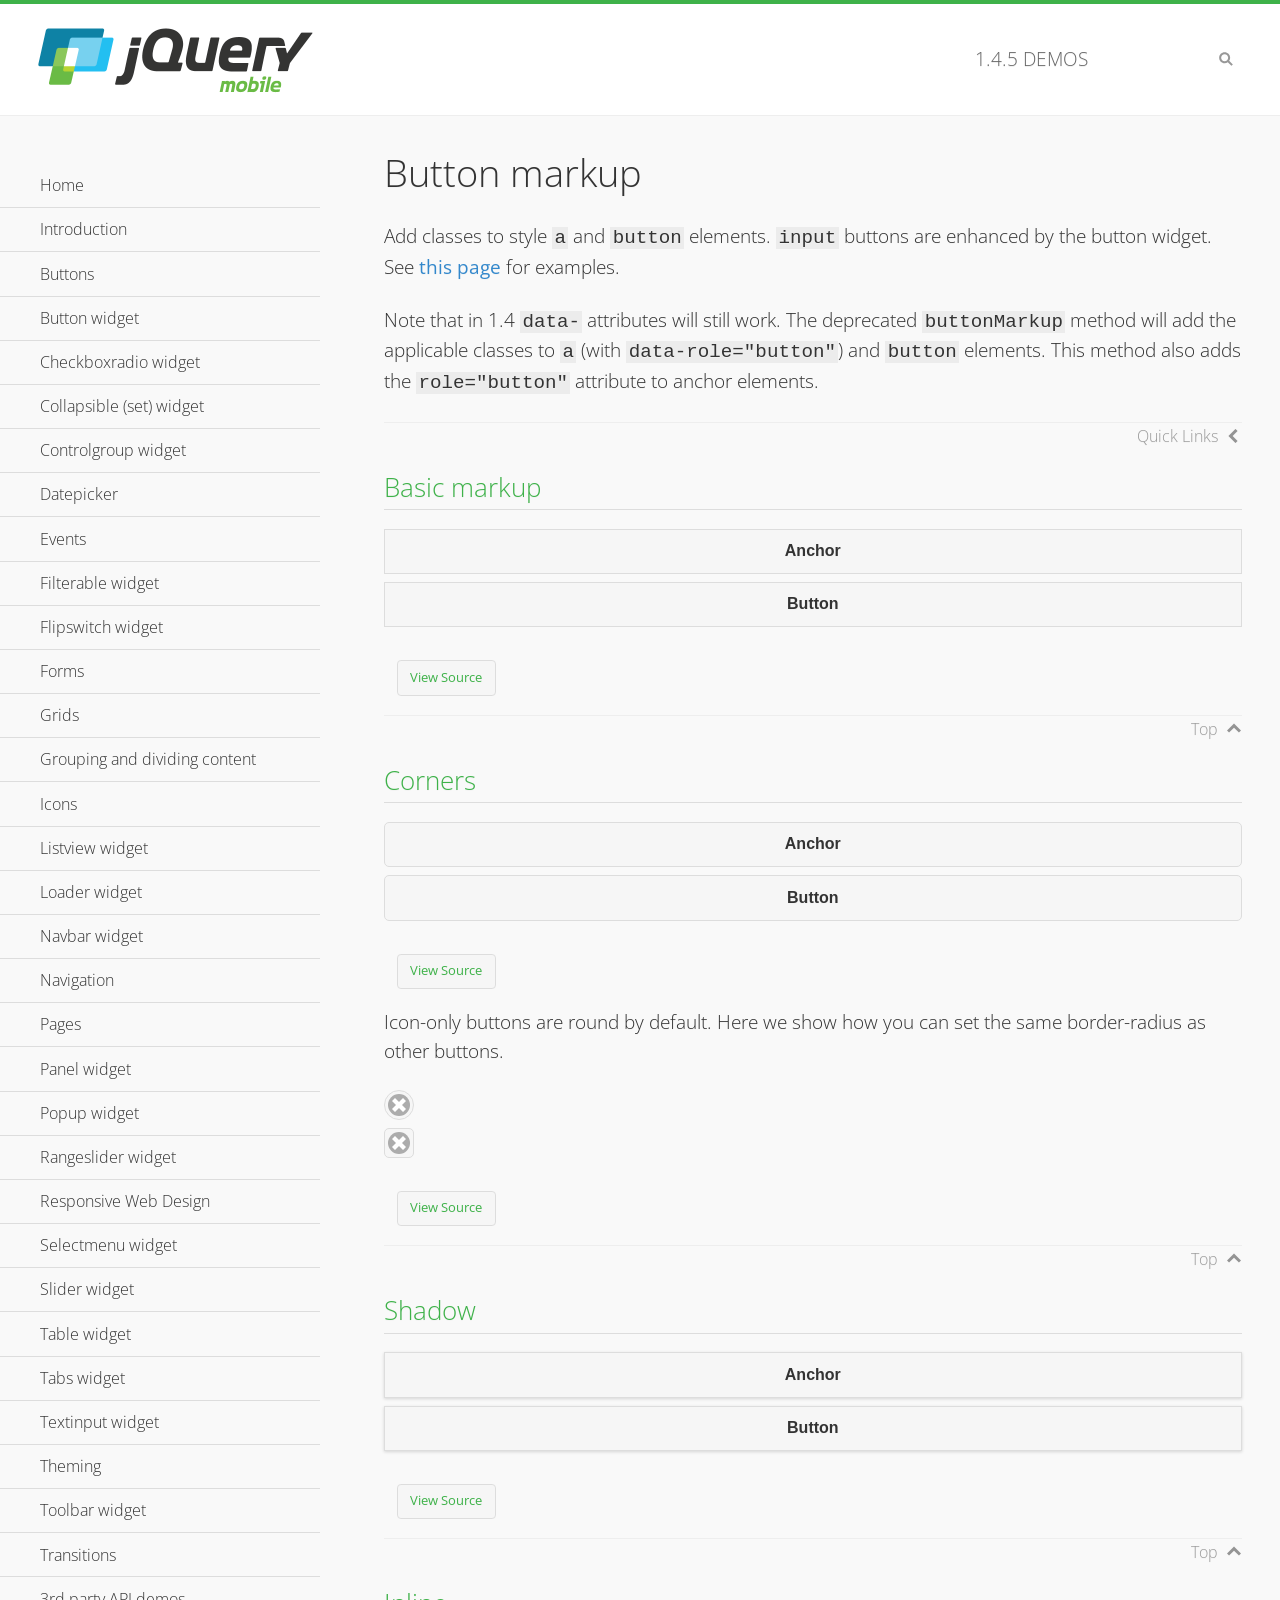
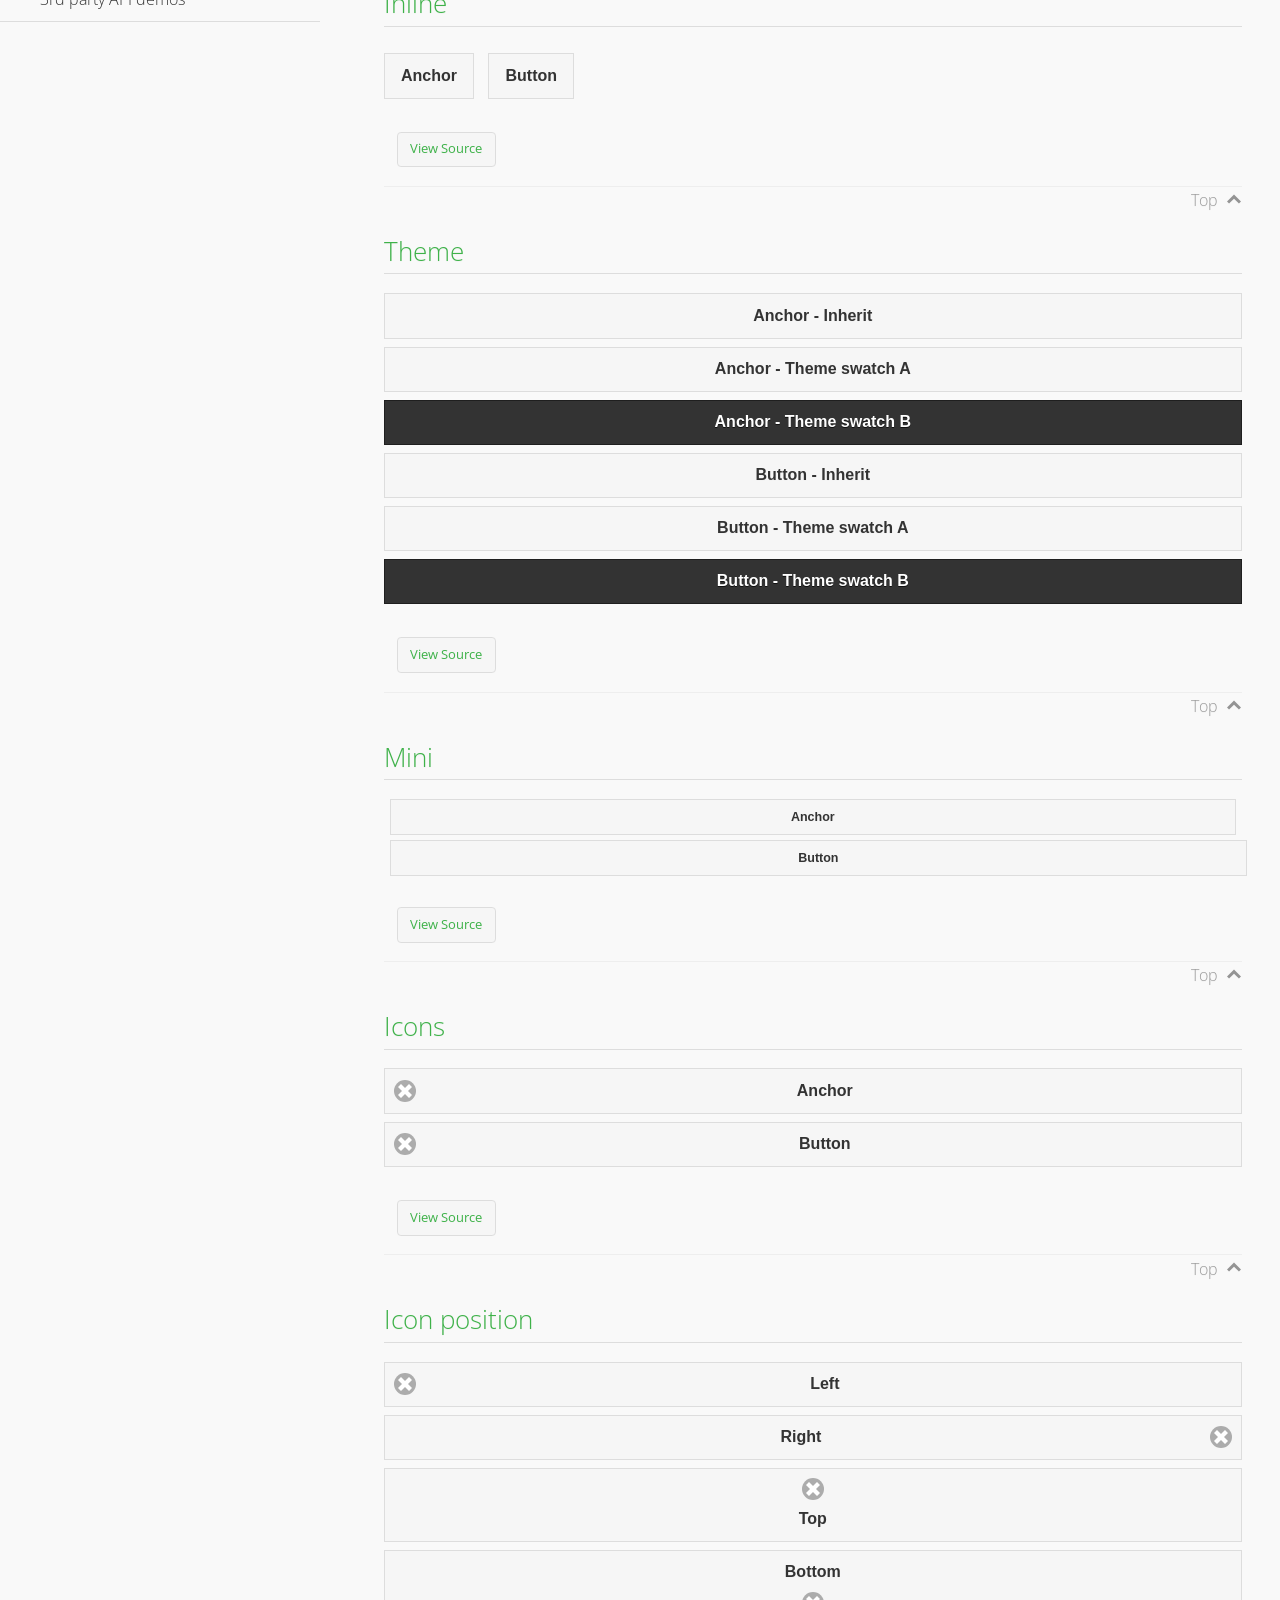
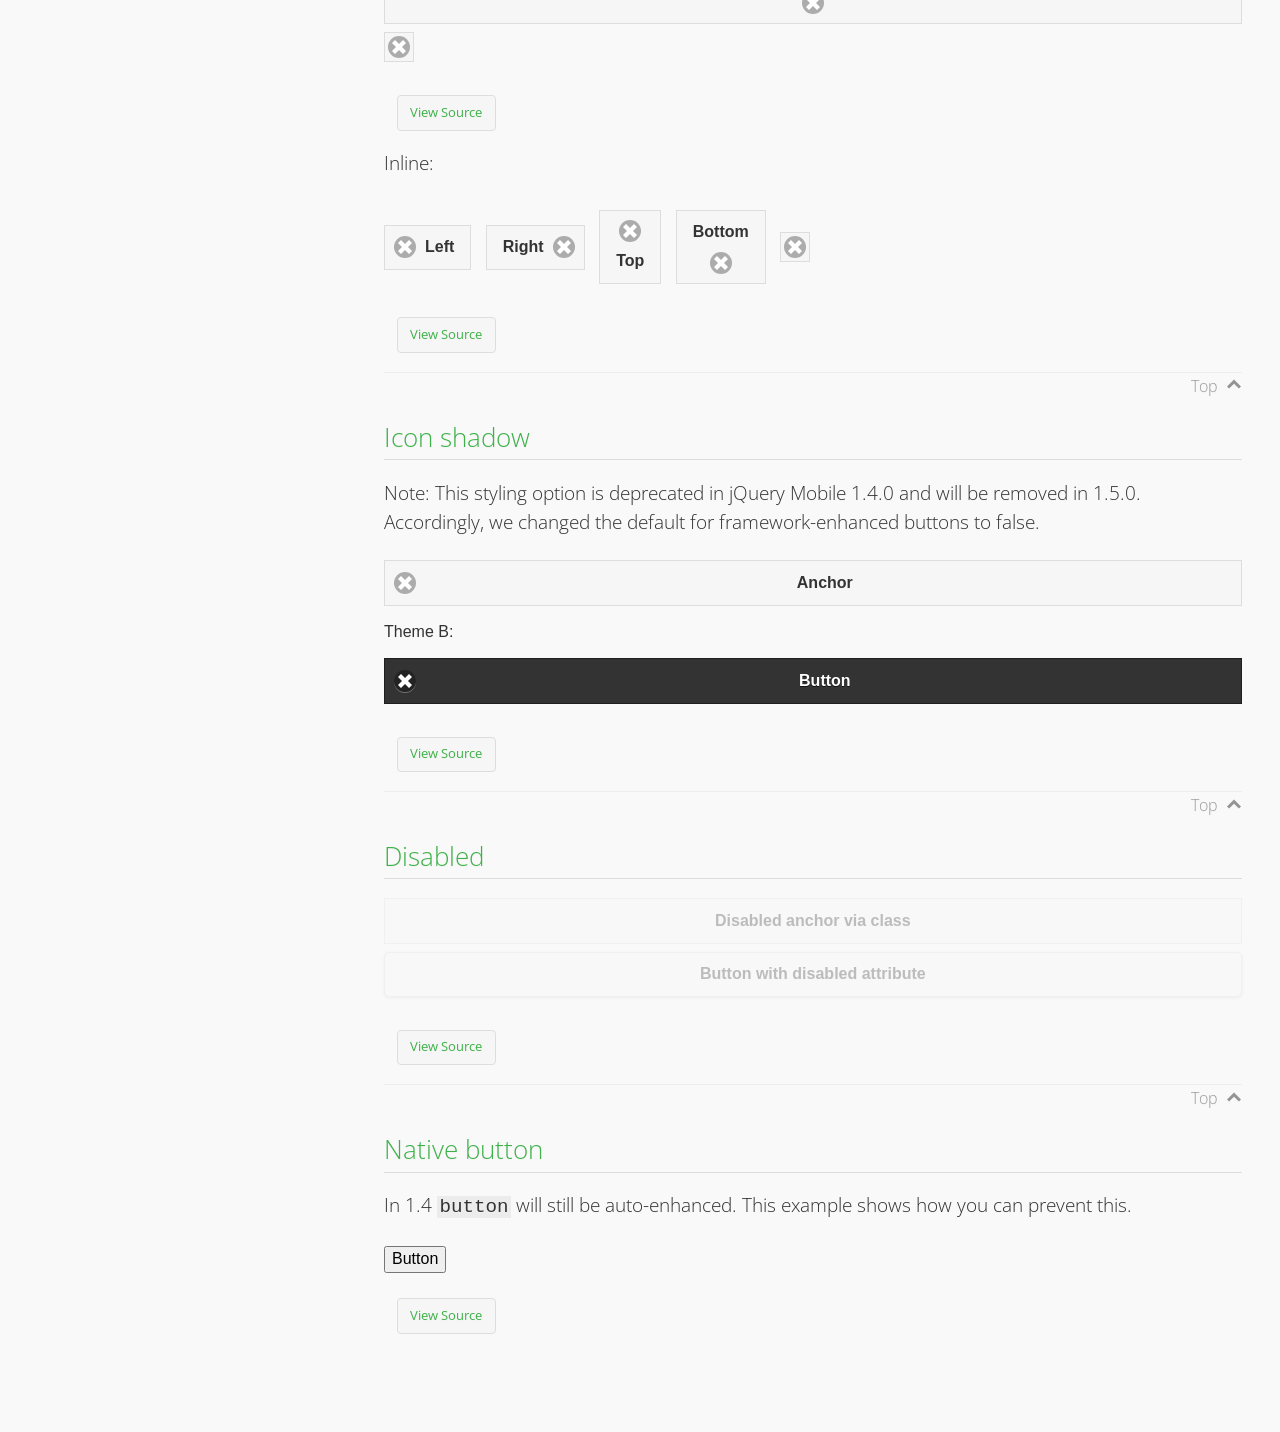
<file: jquery/demos/button-markup/index.html>
<!DOCTYPE html>
<html>
<head>
	<meta charset="utf-8">
	<meta name="viewport" content="width=device-width, initial-scale=1">
	<title>Button markup - jQuery Mobile Demos</title>
	<link rel="shortcut icon" href="../favicon.ico">
    <link rel="stylesheet" href="http://fonts.googleapis.com/css?family=Open+Sans:300,400,700">
	<link rel="stylesheet" href="../css/themes/default/jquery.mobile-1.4.5.min.css">
	<link rel="stylesheet" href="../_assets/css/jqm-demos.css">
	<script src="../js/jquery.js"></script>
	<script src="../_assets/js/index.js"></script>
	<script src="../js/jquery.mobile-1.4.5.min.js"></script>
	<style>
		#custom-border-radius .ui-btn-icon-notext.ui-corner-all {
			-webkit-border-radius: .3125em;
			border-radius: .3125em;
		}
	</style>
</head>
<body>
<div data-role="page" class="jqm-demos" data-quicklinks="true">

	<div data-role="header" class="jqm-header">
		<h2><a href="../" title="jQuery Mobile Demos home"><img src="../_assets/img/jquery-logo.png" alt="jQuery Mobile"></a></h2>
		<p><span class="jqm-version"></span> Demos</p>
		<a href="#" class="jqm-navmenu-link ui-btn ui-btn-icon-notext ui-corner-all ui-icon-bars ui-nodisc-icon ui-alt-icon ui-btn-left">Menu</a>
		<a href="#" class="jqm-search-link ui-btn ui-btn-icon-notext ui-corner-all ui-icon-search ui-nodisc-icon ui-alt-icon ui-btn-right">Search</a>
	</div><!-- /header -->

	<div role="main" class="ui-content jqm-content">

		<h1>Button markup</h1>

		<p>Add classes to style <code>a</code> and <code>button</code> elements. <code>input</code> buttons are enhanced by the button widget. See <a href="../button/" data-ajax="false">this page</a> for examples.</p>

		<p>Note that in 1.4 <code>data-</code> attributes will still work. The deprecated <code>buttonMarkup</code> method will add the applicable classes to <code>a</code> (with <code>data-role="button"</code>) and <code>button</code> elements. This method also adds the <code>role="button"</code> attribute to anchor elements.</p>

		<h2>Basic markup</h2>

		<div data-demo-html="true">
			<a href="#" class="ui-btn">Anchor</a>
			<button class="ui-btn">Button</button>
		</div><!--/demo-html -->

		<h2>Corners</h2>

		<div data-demo-html="true">
			<a href="#" class="ui-btn ui-corner-all">Anchor</a>
			<button class="ui-btn ui-corner-all">Button</button>
		</div><!--/demo-html -->

		<p>Icon-only buttons are round by default. Here we show how you can set the same border-radius as other buttons.</p>

		<div data-demo-html="true" data-demo-css="true">
			<a href="#" class="ui-btn ui-icon-delete ui-btn-icon-notext ui-corner-all">No text</a>
			<div id="custom-border-radius">
				<a href="#" class="ui-btn ui-icon-delete ui-btn-icon-notext ui-corner-all">No text</a>
			</div>
		</div><!--/demo-html -->

		<h2>Shadow</h2>

		<div data-demo-html="true">
			<a href="#" class="ui-btn ui-shadow">Anchor</a>
			<button class="ui-btn ui-shadow">Button</button>
		</div><!--/demo-html -->

		<h2>Inline</h2>

		<div data-demo-html="true">
			<a href="#" class="ui-btn ui-btn-inline">Anchor</a>
			<button class="ui-btn ui-btn-inline">Button</button>
		</div><!--/demo-html -->

		<h2>Theme</h2>

		<div data-demo-html="true">
			<a href="#" class="ui-btn">Anchor - Inherit</a>
			<a href="#" class="ui-btn ui-btn-a">Anchor - Theme swatch A</a>
			<a href="#" class="ui-btn ui-btn-b">Anchor - Theme swatch B</a>
			<button class="ui-btn">Button - Inherit</button>
			<button class="ui-btn ui-btn-a">Button - Theme swatch A</button>
			<button class="ui-btn ui-btn-b">Button - Theme swatch B</button>
		</div><!--/demo-html -->

		<h2>Mini</h2>

		<div data-demo-html="true">
			<a href="#" class="ui-btn ui-mini">Anchor</a>
			<button class="ui-btn ui-mini">Button</button>
		</div><!--/demo-html -->

		<h2>Icons</h2>

		<div data-demo-html="true">
			<a href="#" class="ui-btn ui-icon-delete ui-btn-icon-left">Anchor</a>
			<button class="ui-btn ui-icon-delete ui-btn-icon-left">Button</button>
		</div><!--/demo-html -->

		<h2>Icon position</h2>

		<div data-demo-html="true">
			<a href="#" class="ui-btn ui-icon-delete ui-btn-icon-left">Left</a>
			<a href="#" class="ui-btn ui-icon-delete ui-btn-icon-right">Right</a>
			<a href="#" class="ui-btn ui-icon-delete ui-btn-icon-top">Top</a>
			<a href="#" class="ui-btn ui-icon-delete ui-btn-icon-bottom">Bottom</a>
			<a href="#" class="ui-btn ui-icon-delete ui-btn-icon-notext">Icon only</a>
		</div><!--/demo-html -->

		<p>Inline:</p>

		<div data-demo-html="true">
			<a href="#" class="ui-btn ui-btn-inline ui-icon-delete ui-btn-icon-left">Left</a>
			<a href="#" class="ui-btn ui-btn-inline ui-icon-delete ui-btn-icon-right">Right</a>
			<a href="#" class="ui-btn ui-btn-inline ui-icon-delete ui-btn-icon-top">Top</a>
			<a href="#" class="ui-btn ui-btn-inline ui-icon-delete ui-btn-icon-bottom">Bottom</a>
			<a href="#" class="ui-btn ui-btn-inline ui-icon-delete ui-btn-icon-notext">Icon only</a>
		</div><!--/demo-html -->

		<h2>Icon shadow</h2>
		<p>Note: This styling option is deprecated in jQuery Mobile 1.4.0 and will be removed in 1.5.0. Accordingly, we changed the default for framework-enhanced buttons to false.</p>

		<div data-demo-html="true">
			<a href="#" class="ui-btn ui-icon-delete ui-btn-icon-left ui-shadow-icon">Anchor</a>
			<p>Theme B:</p>
			<button class="ui-btn ui-icon-delete ui-btn-icon-left ui-shadow-icon ui-btn-b">Button</button>
		</div><!--/demo-html -->

		<h2>Disabled</h2>

		<div data-demo-html="true">
			<a href="#" class="ui-btn ui-state-disabled">Disabled anchor via class</a>
			<button disabled>Button with disabled attribute</button>
		</div><!--/demo-html -->

		<h2>Native button</h2>
		<!-- TODO: Remove this demo in 1.5 -->
		<p>In 1.4 <code>button</code> will still be auto-enhanced. This example shows how you can prevent this.</p>

		<div data-demo-html="true">
			<button data-role="none">Button</button>
		</div><!--/demo-html -->

	</div><!-- /content -->
	    <div data-role="panel" class="jqm-navmenu-panel" data-position="left" data-display="overlay" data-theme="a">
	    	<ul class="jqm-list ui-alt-icon ui-nodisc-icon">
<li data-filtertext="demos homepage" data-icon="home"><a href=".././">Home</a></li>
<li data-filtertext="introduction overview getting started"><a href="../intro/" data-ajax="false">Introduction</a></li>
<li data-filtertext="buttons button markup buttonmarkup method anchor link button element"><a href="../button-markup/" data-ajax="false">Buttons</a></li>
<li data-filtertext="form button widget input button submit reset"><a href="../button/" data-ajax="false">Button widget</a></li>
<li data-role="collapsible" data-enhanced="true" data-collapsed-icon="carat-d" data-expanded-icon="carat-u" data-iconpos="right" data-inset="false" class="ui-collapsible ui-collapsible-themed-content ui-collapsible-collapsed">
	<h3 class="ui-collapsible-heading ui-collapsible-heading-collapsed">
		<a href="#" class="ui-collapsible-heading-toggle ui-btn ui-btn-icon-right ui-btn-inherit ui-icon-carat-d">
		    Checkboxradio widget<span class="ui-collapsible-heading-status"> click to expand contents</span>
		</a>
	</h3>
	<div class="ui-collapsible-content ui-body-inherit ui-collapsible-content-collapsed" aria-hidden="true">
		<ul>
			<li data-filtertext="form checkboxradio widget checkbox input checkboxes controlgroups"><a href="../checkboxradio-checkbox/" data-ajax="false">Checkboxes</a></li>
			<li data-filtertext="form checkboxradio widget radio input radio buttons controlgroups"><a href="../checkboxradio-radio/" data-ajax="false">Radio buttons</a></li>
		</ul>
	</div>
</li>
<li data-role="collapsible" data-enhanced="true" data-collapsed-icon="carat-d" data-expanded-icon="carat-u" data-iconpos="right" data-inset="false" class="ui-collapsible ui-collapsible-themed-content ui-collapsible-collapsed">
	<h3 class="ui-collapsible-heading ui-collapsible-heading-collapsed">
		<a href="#" class="ui-collapsible-heading-toggle ui-btn ui-btn-icon-right ui-btn-inherit ui-icon-carat-d">
			Collapsible (set) widget<span class="ui-collapsible-heading-status"> click to expand contents</span>
		</a>
	</h3>
	<div class="ui-collapsible-content ui-body-inherit ui-collapsible-content-collapsed" aria-hidden="true">
		<ul>
			<li data-filtertext="collapsibles content formatting"><a href="../collapsible/" data-ajax="false">Collapsible</a></li>
			<li data-filtertext="dynamic collapsible set accordion append expand"><a href="../collapsible-dynamic/" data-ajax="false">Dynamic collapsibles</a></li>
			<li data-filtertext="accordions collapsible set widget content formatting grouped collapsibles"><a href="../collapsibleset/" data-ajax="false">Collapsible set</a></li>
		</ul>
	</div>
</li>
<li data-role="collapsible" data-enhanced="true" data-collapsed-icon="carat-d" data-expanded-icon="carat-u" data-iconpos="right" data-inset="false" class="ui-collapsible ui-collapsible-themed-content ui-collapsible-collapsed">
	<h3 class="ui-collapsible-heading ui-collapsible-heading-collapsed">
		<a href="#" class="ui-collapsible-heading-toggle ui-btn ui-btn-icon-right ui-btn-inherit ui-icon-carat-d">
			Controlgroup widget<span class="ui-collapsible-heading-status"> click to expand contents</span>
		</a>
	</h3>
	<div class="ui-collapsible-content ui-body-inherit ui-collapsible-content-collapsed" aria-hidden="true">
		<ul>
			<li data-filtertext="controlgroups selectmenu checkboxradio input grouped buttons horizontal vertical"><a href="../controlgroup/" data-ajax="false">Controlgroup</a></li>
			<li data-filtertext="dynamic controlgroup dynamically add buttons"><a href="../controlgroup-dynamic/" data-ajax="false">Dynamic controlgroups</a></li>
		</ul>
	</div>
</li>
<li data-filtertext="form datepicker widget date input"><a href="../datepicker/" data-ajax="false">Datepicker</a></li>
<li data-role="collapsible" data-enhanced="true" data-collapsed-icon="carat-d" data-expanded-icon="carat-u" data-iconpos="right" data-inset="false" class="ui-collapsible ui-collapsible-themed-content ui-collapsible-collapsed">
	<h3 class="ui-collapsible-heading ui-collapsible-heading-collapsed">
		<a href="#" class="ui-collapsible-heading-toggle ui-btn ui-btn-icon-right ui-btn-inherit ui-icon-carat-d">
			Events<span class="ui-collapsible-heading-status"> click to expand contents</span>
		</a>
	</h3>
	<div class="ui-collapsible-content ui-body-inherit ui-collapsible-content-collapsed" aria-hidden="true">
		<ul>
			<li data-filtertext="swipe to delete list items listviews swipe events"><a href="../swipe-list/" data-ajax="false">Swipe list items</a></li>
			<li data-filtertext="swipe to navigate swipe page navigation swipe events"><a href="../swipe-page/" data-ajax="false">Swipe page navigation</a></li>
		</ul>
	</div>
</li>
<li data-filtertext="filterable filter elements sorting searching listview table"><a href="../filterable/" data-ajax="false">Filterable widget</a></li>
<li data-filtertext="form flipswitch widget flip toggle switch binary select checkbox input"><a href="../flipswitch/" data-ajax="false">Flipswitch widget</a></li>
<li data-role="collapsible" data-enhanced="true" data-collapsed-icon="carat-d" data-expanded-icon="carat-u" data-iconpos="right" data-inset="false" class="ui-collapsible ui-collapsible-themed-content ui-collapsible-collapsed">
	<h3 class="ui-collapsible-heading ui-collapsible-heading-collapsed">
		<a href="#" class="ui-collapsible-heading-toggle ui-btn ui-btn-icon-right ui-btn-inherit ui-icon-carat-d">
			Forms<span class="ui-collapsible-heading-status"> click to expand contents</span>
		</a>
	</h3>
	<div class="ui-collapsible-content ui-body-inherit ui-collapsible-content-collapsed" aria-hidden="true">
		<ul>
			<li data-filtertext="forms text checkbox radio range button submit reset inputs selects textarea slider flipswitch label form elements"><a href="../forms/" data-ajax="false">Forms</a></li>
			<li data-filtertext="form hide labels hidden accessible ui-hidden-accessible forms"><a href="../forms-label-hidden-accessible/" data-ajax="false">Hide labels</a></li>
			<li data-filtertext="form field containers fieldcontain ui-field-contain forms"><a href="../forms-field-contain/" data-ajax="false">Field containers</a></li>
			<li data-filtertext="forms disabled form elements"><a href="../forms-disabled/" data-ajax="false">Forms disabled</a></li>
			<li data-filtertext="forms gallery examples overview forms text checkbox radio range button submit reset inputs selects textarea slider flipswitch label form elements"><a href="../forms-gallery/" data-ajax="false">Forms gallery</a></li>
		</ul>
	</div>
</li>
<li data-role="collapsible" data-enhanced="true" data-collapsed-icon="carat-d" data-expanded-icon="carat-u" data-iconpos="right" data-inset="false" class="ui-collapsible ui-collapsible-themed-content ui-collapsible-collapsed">
	<h3 class="ui-collapsible-heading ui-collapsible-heading-collapsed">
		<a href="#" class="ui-collapsible-heading-toggle ui-btn ui-btn-icon-right ui-btn-inherit ui-icon-carat-d">
			Grids<span class="ui-collapsible-heading-status"> click to expand contents</span>
		</a>
	</h3>
	<div class="ui-collapsible-content ui-body-inherit ui-collapsible-content-collapsed" aria-hidden="true">
		<ul>
			<li data-filtertext="grids columns blocks content formatting rwd responsive css framework"><a href="../grids/" data-ajax="false">Grids</a></li>
			<li data-filtertext="buttons in grids css framework"><a href="../grids-buttons/" data-ajax="false">Buttons in grids</a></li>
			<li data-filtertext="custom responsive grids rwd css framework"><a href="../grids-custom-responsive/" data-ajax="false">Custom responsive grids</a></li>
		</ul>
	</div>
</li>
<li data-filtertext="blocks content formatting sections heading"><a href="../body-bar-classes/" data-ajax="false">Grouping and dividing content</a></li>
<li data-role="collapsible" data-enhanced="true" data-collapsed-icon="carat-d" data-expanded-icon="carat-u" data-iconpos="right" data-inset="false" class="ui-collapsible ui-collapsible-themed-content ui-collapsible-collapsed">
	<h3 class="ui-collapsible-heading ui-collapsible-heading-collapsed">
		<a href="#" class="ui-collapsible-heading-toggle ui-btn ui-btn-icon-right ui-btn-inherit ui-icon-carat-d">
			Icons<span class="ui-collapsible-heading-status"> click to expand contents</span>
		</a>
	</h3>
	<div class="ui-collapsible-content ui-body-inherit ui-collapsible-content-collapsed" aria-hidden="true">
		<ul>
			<li data-filtertext="button icons svg disc alt custom icon position"><a href="../icons/" data-ajax="false">Icons</a></li>
			<li data-filtertext=""><a href="../icons-grunticon/" data-ajax="false">Grunticon loader</a></li>
		</ul>
	</div>
</li>
<li data-role="collapsible" data-enhanced="true" data-collapsed-icon="carat-d" data-expanded-icon="carat-u" data-iconpos="right" data-inset="false" class="ui-collapsible ui-collapsible-themed-content ui-collapsible-collapsed">
	<h3 class="ui-collapsible-heading ui-collapsible-heading-collapsed">
		<a href="#" class="ui-collapsible-heading-toggle ui-btn ui-btn-icon-right ui-btn-inherit ui-icon-carat-d">
			Listview widget<span class="ui-collapsible-heading-status"> click to expand contents</span>
		</a>
	</h3>
	<div class="ui-collapsible-content ui-body-inherit ui-collapsible-content-collapsed" aria-hidden="true">
		<ul>
			<li data-filtertext="listview widget thumbnails icons nested split button collapsible ul ol"><a href="../listview/" data-ajax="false">Listview</a></li>
			<li data-filtertext="autocomplete filterable reveal listview filtertextbeforefilter placeholder"><a href="../listview-autocomplete/" data-ajax="false">Listview autocomplete</a></li>
			<li data-filtertext="autocomplete filterable reveal listview remote data filtertextbeforefilter placeholder"><a href="../listview-autocomplete-remote/" data-ajax="false">Listview autocomplete remote data</a></li>
			<li data-filtertext="autodividers anchor jump scroll linkbars listview lists ul ol"><a href="../listview-autodividers-linkbar/" data-ajax="false">Listview autodividers linkbar</a></li>
			<li data-filtertext="listview autodividers selector autodividersselector lists ul ol"><a href="../listview-autodividers-selector/" data-ajax="false">Listview autodividers selector</a></li>
			<li data-filtertext="listview nested list items"><a href="../listview-nested-lists/" data-ajax="false">Nested Listviews</a></li>
			<li data-filtertext="listview collapsible list items flat"><a href="../listview-collapsible-item-flat/" data-ajax="false">Listview collapsible list items (flat)</a></li>
			<li data-filtertext="listview collapsible list indented"><a href="../listview-collapsible-item-indented/" data-ajax="false">Listview collapsible list items (indented)</a></li>
			<li data-filtertext="grid listview responsive grids responsive listviews lists ul"><a href="../listview-grid/" data-ajax="false">Listview responsive grid</a></li>
		</ul>
	</div>
</li>
<li data-filtertext="loader widget page loading navigation overlay spinner"><a href="../loader/" data-ajax="false">Loader widget</a></li>
<li data-filtertext="navbar widget navmenu toolbars header footer"><a href="../navbar/" data-ajax="false">Navbar widget</a></li>
<li data-role="collapsible" data-enhanced="true" data-collapsed-icon="carat-d" data-expanded-icon="carat-u" data-iconpos="right" data-inset="false" class="ui-collapsible ui-collapsible-themed-content ui-collapsible-collapsed">
	<h3 class="ui-collapsible-heading ui-collapsible-heading-collapsed">
		<a href="#" class="ui-collapsible-heading-toggle ui-btn ui-btn-icon-right ui-btn-inherit ui-icon-carat-d">
			Navigation<span class="ui-collapsible-heading-status"> click to expand contents</span>
		</a>
	</h3>
	<div class="ui-collapsible-content ui-body-inherit ui-collapsible-content-collapsed" aria-hidden="true">
		<ul>
			<li data-filtertext="ajax navigation navigate widget history event method"><a href="../navigation/" data-ajax="false">Navigation</a></li>
			<li data-filtertext="linking pages page links navigation ajax prefetch cache"><a href="../navigation-linking-pages/" data-ajax="false">Linking pages</a></li>
			<!-- <li data-filtertext="php redirect server redirection server-side navigation"><a href="../navigation-php-redirect/" data-ajax="false">PHP redirect demo</a></li>-->
			<li data-filtertext="navigation redirection hash query"><a href="../navigation-hash-processing/" data-ajax="false">Hash processing demo</a></li>
			<li data-filtertext="navigation redirection hash query"><a href="../page-events/" data-ajax="false">Page Navigation Events</a></li>
		</ul>
	</div>
</li>
<li data-role="collapsible" data-enhanced="true" data-collapsed-icon="carat-d" data-expanded-icon="carat-u" data-iconpos="right" data-inset="false" class="ui-collapsible ui-collapsible-themed-content ui-collapsible-collapsed">
	<h3 class="ui-collapsible-heading ui-collapsible-heading-collapsed">
		<a href="#" class="ui-collapsible-heading-toggle ui-btn ui-btn-icon-right ui-btn-inherit ui-icon-carat-d">
			Pages<span class="ui-collapsible-heading-status"> click to expand contents</span>
		</a>
	</h3>
	<div class="ui-collapsible-content ui-body-inherit ui-collapsible-content-collapsed" aria-hidden="true">
		<ul>
			<li data-filtertext="pages page widget ajax navigation"><a href="../pages/" data-ajax="false">Pages</a></li>
			<li data-filtertext="single page"><a href="../pages-single-page/" data-ajax="false">Single page</a></li>
			<li data-filtertext="multipage multi-page page"><a href="../pages-multi-page/" data-ajax="false">Multi-page template</a></li>
			<li data-filtertext="dialog page widget modal popup"><a href="../pages-dialog/" data-ajax="false">Dialog page</a></li>
		</ul>
	</div>
</li>
<li data-role="collapsible" data-enhanced="true" data-collapsed-icon="carat-d" data-expanded-icon="carat-u" data-iconpos="right" data-inset="false" class="ui-collapsible ui-collapsible-themed-content ui-collapsible-collapsed">
	<h3 class="ui-collapsible-heading ui-collapsible-heading-collapsed">
		<a href="#" class="ui-collapsible-heading-toggle ui-btn ui-btn-icon-right ui-btn-inherit ui-icon-carat-d">
			Panel widget<span class="ui-collapsible-heading-status"> click to expand contents</span>
		</a>
	</h3>
	<div class="ui-collapsible-content ui-body-inherit ui-collapsible-content-collapsed" aria-hidden="true">
		<ul>
			<li data-filtertext="panel widget sliding panels reveal push overlay responsive"><a href="../panel/" data-ajax="false">Panel</a></li>
			<li data-filtertext=""><a href="../panel-external/" data-ajax="false">External panels</a></li>
			<li data-filtertext="panel "><a href="../panel-fixed/" data-ajax="false">Fixed panels</a></li>
			<li data-filtertext="panel slide panels sliding panels shadow rwd responsive breakpoint"><a href="../panel-responsive/" data-ajax="false">Panels responsive</a></li>
			<li data-filtertext="panel custom style custom panel width reveal shadow listview panel styling page background wrapper"><a href="../panel-styling/" data-ajax="false">Custom panel style</a></li>
			<li data-filtertext="panel open on swipe"><a href="../panel-swipe-open/" data-ajax="false">Panel open on swipe</a></li>
			<li data-filtertext="panels outside page internal external toolbars"><a href="../panel-external-internal/" data-ajax="false">Panel external and internal</a></li>
		</ul>
	</div>
</li>
<li data-role="collapsible" data-enhanced="true" data-collapsed-icon="carat-d" data-expanded-icon="carat-u" data-iconpos="right" data-inset="false" class="ui-collapsible ui-collapsible-themed-content ui-collapsible-collapsed">
	<h3 class="ui-collapsible-heading ui-collapsible-heading-collapsed">
		<a href="#" class="ui-collapsible-heading-toggle ui-btn ui-btn-icon-right ui-btn-inherit ui-icon-carat-d">
			Popup widget<span class="ui-collapsible-heading-status"> click to expand contents</span>
		</a>
	</h3>
	<div class="ui-collapsible-content ui-body-inherit ui-collapsible-content-collapsed" aria-hidden="true">
		<ul>
			<li data-filtertext="popup widget popups dialog modal transition tooltip lightbox form overlay screen flip pop fade transition"><a href="../popup/" data-ajax="false">Popup</a></li>
			<li data-filtertext="popup alignment position"><a href="../popup-alignment/" data-ajax="false">Popup alignment</a></li>
			<li data-filtertext="popup arrow size popups popover"><a href="../popup-arrow-size/" data-ajax="false">Popup arrow size</a></li>
			<li data-filtertext="dynamic popups popup images lightbox"><a href="../popup-dynamic/" data-ajax="false">Dynamic popups</a></li>
			<li data-filtertext="popups with iframes scaling"><a href="../popup-iframe/" data-ajax="false">Popups with iframes</a></li>
			<li data-filtertext="popup image scaling"><a href="../popup-image-scaling/" data-ajax="false">Popup image scaling</a></li>
			<li data-filtertext="external popup outside multi-page"><a href="../popup-outside-multipage/" data-ajax="false">Popup outside multi-page</a></li>
		</ul>
	</div>
</li>
<li data-filtertext="form rangeslider widget dual sliders dual handle sliders range input"><a href="../rangeslider/" data-ajax="false">Rangeslider widget</a></li>
<li data-filtertext="responsive web design rwd adaptive progressive enhancement PE accessible mobile breakpoints media query media queries"><a href="../rwd/" data-ajax="false">Responsive Web Design</a></li>
<li data-role="collapsible" data-enhanced="true" data-collapsed-icon="carat-d" data-expanded-icon="carat-u" data-iconpos="right" data-inset="false" class="ui-collapsible ui-collapsible-themed-content ui-collapsible-collapsed">
	<h3 class="ui-collapsible-heading ui-collapsible-heading-collapsed">
		<a href="#" class="ui-collapsible-heading-toggle ui-btn ui-btn-icon-right ui-btn-inherit ui-icon-carat-d">
			Selectmenu widget<span class="ui-collapsible-heading-status"> click to expand contents</span>
		</a>
	</h3>
	<div class="ui-collapsible-content ui-body-inherit ui-collapsible-content-collapsed" aria-hidden="true">
		<ul>
			<li data-filtertext="form selectmenu widget select input custom select menu selects"><a href="../selectmenu/" data-ajax="false">Selectmenu</a></li>
			<li data-filtertext="form custom select menu selectmenu widget custom menu option optgroup multiple selects"><a href="../selectmenu-custom/" data-ajax="false">Custom select menu</a></li>
			<li data-filtertext="filterable select filter popup dialog"><a href="../selectmenu-custom-filter/" data-ajax="false">Custom select menu with filter</a></li>
		</ul>
	</div>
</li>
<li data-role="collapsible" data-enhanced="true" data-collapsed-icon="carat-d" data-expanded-icon="carat-u" data-iconpos="right" data-inset="false" class="ui-collapsible ui-collapsible-themed-content ui-collapsible-collapsed">
	<h3 class="ui-collapsible-heading ui-collapsible-heading-collapsed">
		<a href="#" class="ui-collapsible-heading-toggle ui-btn ui-btn-icon-right ui-btn-inherit ui-icon-carat-d">
			Slider widget<span class="ui-collapsible-heading-status"> click to expand contents</span>
		</a>
	</h3>
	<div class="ui-collapsible-content ui-body-inherit ui-collapsible-content-collapsed" aria-hidden="true">
		<ul>
			<li data-filtertext="form slider widget range input single sliders"><a href="../slider/" data-ajax="false">Slider</a></li>
			<li data-filtertext="form slider widget flipswitch slider binary select flip toggle switch"><a href="../slider-flipswitch/" data-ajax="false">Slider flip toggle switch</a></li>
			<li data-filtertext="form slider tooltip handle value input range sliders"><a href="../slider-tooltip/" data-ajax="false">Slider tooltip</a></li>
		</ul>
	</div>
</li>
<li data-role="collapsible" data-enhanced="true" data-collapsed-icon="carat-d" data-expanded-icon="carat-u" data-iconpos="right" data-inset="false" class="ui-collapsible ui-collapsible-themed-content ui-collapsible-collapsed">
	<h3 class="ui-collapsible-heading ui-collapsible-heading-collapsed">
		<a href="#" class="ui-collapsible-heading-toggle ui-btn ui-btn-icon-right ui-btn-inherit ui-icon-carat-d">
			Table widget<span class="ui-collapsible-heading-status"> click to expand contents</span>
		</a>
	</h3>
	<div class="ui-collapsible-content ui-body-inherit ui-collapsible-content-collapsed" aria-hidden="true">
		<ul>
			<li data-filtertext="table widget reflow column toggle th td responsive tables rwd hide show tabular"><a href="../table-column-toggle/" data-ajax="false">Table Column Toggle</a></li>
			<li data-filtertext="table column toggle phone comparison demo"><a href="../table-column-toggle-example/" data-ajax="false">Table Column Toggle demo</a></li>
			<li data-filtertext="responsive tables table column toggle heading groups rwd breakpoint"><a href="../table-column-toggle-heading-groups/" data-ajax="false">Table Column Toggle heading groups</a></li>
			<li data-filtertext="responsive tables table column toggle hide rwd breakpoint customization options"><a href="../table-column-toggle-options/" data-ajax="false">Table Column Toggle options</a></li>
			<li data-filtertext="table reflow th td responsive rwd columns tabular"><a href="../table-reflow/" data-ajax="false">Table Reflow</a></li>
			<li data-filtertext="responsive tables table reflow heading groups rwd breakpoint"><a href="../table-reflow-heading-groups/" data-ajax="false">Table Reflow heading groups</a></li>
			<li data-filtertext="responsive tables table reflow stripes strokes table style"><a href="../table-reflow-stripes-strokes/" data-ajax="false">Table Reflow stripes and strokes</a></li>
			<li data-filtertext="responsive tables table reflow stack custom styles"><a href="../table-reflow-styling/" data-ajax="false">Table Reflow custom styles</a></li>
		</ul>
	</div>
</li>
<li data-filtertext="ui tabs widget"><a href="../tabs/" data-ajax="false">Tabs widget</a></li>
<li data-filtertext="form textinput widget text input textarea number date time tel email file color password"><a href="../textinput/" data-ajax="false">Textinput widget</a></li>
<li data-role="collapsible" data-enhanced="true" data-collapsed-icon="carat-d" data-expanded-icon="carat-u" data-iconpos="right" data-inset="false" class="ui-collapsible ui-collapsible-themed-content ui-collapsible-collapsed">
	<h3 class="ui-collapsible-heading ui-collapsible-heading-collapsed">
		<a href="#" class="ui-collapsible-heading-toggle ui-btn ui-btn-icon-right ui-btn-inherit ui-icon-carat-d">
			Theming<span class="ui-collapsible-heading-status"> click to expand contents</span>
		</a>
	</h3>
	<div class="ui-collapsible-content ui-body-inherit ui-collapsible-content-collapsed" aria-hidden="true">
		<ul>
			<li data-filtertext="default theme swatches theming style css"><a href="../theme-default/" data-ajax="false">Default theme</a></li>
			<li data-filtertext="classic theme old theme swatches theming style css"><a href="../theme-classic/" data-ajax="false">Classic theme</a></li>
		</ul>
	</div>
</li>
<li data-role="collapsible" data-enhanced="true" data-collapsed-icon="carat-d" data-expanded-icon="carat-u" data-iconpos="right" data-inset="false" class="ui-collapsible ui-collapsible-themed-content ui-collapsible-collapsed">
	<h3 class="ui-collapsible-heading ui-collapsible-heading-collapsed">
		<a href="#" class="ui-collapsible-heading-toggle ui-btn ui-btn-icon-right ui-btn-inherit ui-icon-carat-d">
			Toolbar widget<span class="ui-collapsible-heading-status"> click to expand contents</span>
		</a>
	</h3>
	<div class="ui-collapsible-content ui-body-inherit ui-collapsible-content-collapsed" aria-hidden="true">
		<ul>
			<li data-filtertext="toolbar widget header footer toolbars fixed fullscreen external sections"><a href="../toolbar/" data-ajax="false">Toolbar</a></li>
			<li data-filtertext="dynamic toolbars dynamically add toolbar header footer"><a href="../toolbar-dynamic/" data-ajax="false">Dynamic toolbars</a></li>
			<li data-filtertext="external toolbars header footer"><a href="../toolbar-external/" data-ajax="false">External toolbars</a></li>
			<li data-filtertext="fixed toolbars header footer"><a href="../toolbar-fixed/" data-ajax="false">Fixed toolbars</a></li>
			<li data-filtertext="fixed fullscreen toolbars header footer"><a href="../toolbar-fixed-fullscreen/" data-ajax="false">Fullscreen toolbars</a></li>
			<li data-filtertext="external fixed toolbars header footer"><a href="../toolbar-fixed-external/" data-ajax="false">Fixed external toolbars</a></li>
			<li data-filtertext="external persistent toolbars header footer navbar navmenu"><a href="../toolbar-fixed-persistent/" data-ajax="false">Persistent toolbars</a></li>
			<li data-filtertext="external ajax optimized toolbars persistent toolbars header footer navbar"><a href="../toolbar-fixed-persistent-optimized/" data-ajax="false">Ajax optimized toolbars</a></li>
			<li data-filtertext="form in toolbars header footer"><a href="../toolbar-fixed-forms/" data-ajax="false">Form in toolbar</a></li>
		</ul>
	</div>
</li>
<li data-filtertext="page transitions animated pages popup navigation flip slide fade pop"><a href="../transitions/" data-ajax="false">Transitions</a></li>
<li data-role="collapsible" data-enhanced="true" data-collapsed-icon="carat-d" data-expanded-icon="carat-u" data-iconpos="right" data-inset="false" class="ui-collapsible ui-collapsible-themed-content ui-collapsible-collapsed">
	<h3 class="ui-collapsible-heading ui-collapsible-heading-collapsed">
		<a href="#" class="ui-collapsible-heading-toggle ui-btn ui-btn-icon-right ui-btn-inherit ui-icon-carat-d">
			3rd party API demos<span class="ui-collapsible-heading-status"> click to expand contents</span>
		</a>
	</h3>
	<div class="ui-collapsible-content ui-body-inherit ui-collapsible-content-collapsed" aria-hidden="true">
		<ul>
			<li data-filtertext="backbone requirejs navigation router"><a href="../backbone-requirejs/" data-ajax="false">Backbone RequireJS</a></li>
			<li data-filtertext="google maps geolocation demo"><a href="../map-geolocation/" data-ajax="false">Google Maps geolocation</a></li>
			<li data-filtertext="google maps hybrid"><a href="../map-list-toggle/" data-ajax="false">Google Maps list toggle</a></li>
		</ul>
	</div>
</li>



		     </ul>
		</div><!-- /panel -->


	<div data-role="footer" data-position="fixed" data-tap-toggle="false" class="jqm-footer">
		<p>jQuery Mobile Demos version <span class="jqm-version"></span></p>
		<p>Copyright 2014 The jQuery Foundation</p>
	</div><!-- /footer -->
	<!-- TODO: This should become an external panel so we can add input to markup (unique ID) -->
    <div data-role="panel" class="jqm-search-panel" data-position="right" data-display="overlay" data-theme="a">
		<div class="jqm-search">
			<ul class="jqm-list" data-filter-placeholder="Search demos..." data-filter-reveal="true">
<li data-filtertext="demos homepage" data-icon="home"><a href=".././">Home</a></li>
<li data-filtertext="introduction overview getting started"><a href="../intro/" data-ajax="false">Introduction</a></li>
<li data-filtertext="buttons button markup buttonmarkup method anchor link button element"><a href="../button-markup/" data-ajax="false">Buttons</a></li>
<li data-filtertext="form button widget input button submit reset"><a href="../button/" data-ajax="false">Button widget</a></li>
<li data-role="collapsible" data-enhanced="true" data-collapsed-icon="carat-d" data-expanded-icon="carat-u" data-iconpos="right" data-inset="false" class="ui-collapsible ui-collapsible-themed-content ui-collapsible-collapsed">
	<h3 class="ui-collapsible-heading ui-collapsible-heading-collapsed">
		<a href="#" class="ui-collapsible-heading-toggle ui-btn ui-btn-icon-right ui-btn-inherit ui-icon-carat-d">
		    Checkboxradio widget<span class="ui-collapsible-heading-status"> click to expand contents</span>
		</a>
	</h3>
	<div class="ui-collapsible-content ui-body-inherit ui-collapsible-content-collapsed" aria-hidden="true">
		<ul>
			<li data-filtertext="form checkboxradio widget checkbox input checkboxes controlgroups"><a href="../checkboxradio-checkbox/" data-ajax="false">Checkboxes</a></li>
			<li data-filtertext="form checkboxradio widget radio input radio buttons controlgroups"><a href="../checkboxradio-radio/" data-ajax="false">Radio buttons</a></li>
		</ul>
	</div>
</li>
<li data-role="collapsible" data-enhanced="true" data-collapsed-icon="carat-d" data-expanded-icon="carat-u" data-iconpos="right" data-inset="false" class="ui-collapsible ui-collapsible-themed-content ui-collapsible-collapsed">
	<h3 class="ui-collapsible-heading ui-collapsible-heading-collapsed">
		<a href="#" class="ui-collapsible-heading-toggle ui-btn ui-btn-icon-right ui-btn-inherit ui-icon-carat-d">
			Collapsible (set) widget<span class="ui-collapsible-heading-status"> click to expand contents</span>
		</a>
	</h3>
	<div class="ui-collapsible-content ui-body-inherit ui-collapsible-content-collapsed" aria-hidden="true">
		<ul>
			<li data-filtertext="collapsibles content formatting"><a href="../collapsible/" data-ajax="false">Collapsible</a></li>
			<li data-filtertext="dynamic collapsible set accordion append expand"><a href="../collapsible-dynamic/" data-ajax="false">Dynamic collapsibles</a></li>
			<li data-filtertext="accordions collapsible set widget content formatting grouped collapsibles"><a href="../collapsibleset/" data-ajax="false">Collapsible set</a></li>
		</ul>
	</div>
</li>
<li data-role="collapsible" data-enhanced="true" data-collapsed-icon="carat-d" data-expanded-icon="carat-u" data-iconpos="right" data-inset="false" class="ui-collapsible ui-collapsible-themed-content ui-collapsible-collapsed">
	<h3 class="ui-collapsible-heading ui-collapsible-heading-collapsed">
		<a href="#" class="ui-collapsible-heading-toggle ui-btn ui-btn-icon-right ui-btn-inherit ui-icon-carat-d">
			Controlgroup widget<span class="ui-collapsible-heading-status"> click to expand contents</span>
		</a>
	</h3>
	<div class="ui-collapsible-content ui-body-inherit ui-collapsible-content-collapsed" aria-hidden="true">
		<ul>
			<li data-filtertext="controlgroups selectmenu checkboxradio input grouped buttons horizontal vertical"><a href="../controlgroup/" data-ajax="false">Controlgroup</a></li>
			<li data-filtertext="dynamic controlgroup dynamically add buttons"><a href="../controlgroup-dynamic/" data-ajax="false">Dynamic controlgroups</a></li>
		</ul>
	</div>
</li>
<li data-filtertext="form datepicker widget date input"><a href="../datepicker/" data-ajax="false">Datepicker</a></li>
<li data-role="collapsible" data-enhanced="true" data-collapsed-icon="carat-d" data-expanded-icon="carat-u" data-iconpos="right" data-inset="false" class="ui-collapsible ui-collapsible-themed-content ui-collapsible-collapsed">
	<h3 class="ui-collapsible-heading ui-collapsible-heading-collapsed">
		<a href="#" class="ui-collapsible-heading-toggle ui-btn ui-btn-icon-right ui-btn-inherit ui-icon-carat-d">
			Events<span class="ui-collapsible-heading-status"> click to expand contents</span>
		</a>
	</h3>
	<div class="ui-collapsible-content ui-body-inherit ui-collapsible-content-collapsed" aria-hidden="true">
		<ul>
			<li data-filtertext="swipe to delete list items listviews swipe events"><a href="../swipe-list/" data-ajax="false">Swipe list items</a></li>
			<li data-filtertext="swipe to navigate swipe page navigation swipe events"><a href="../swipe-page/" data-ajax="false">Swipe page navigation</a></li>
		</ul>
	</div>
</li>
<li data-filtertext="filterable filter elements sorting searching listview table"><a href="../filterable/" data-ajax="false">Filterable widget</a></li>
<li data-filtertext="form flipswitch widget flip toggle switch binary select checkbox input"><a href="../flipswitch/" data-ajax="false">Flipswitch widget</a></li>
<li data-role="collapsible" data-enhanced="true" data-collapsed-icon="carat-d" data-expanded-icon="carat-u" data-iconpos="right" data-inset="false" class="ui-collapsible ui-collapsible-themed-content ui-collapsible-collapsed">
	<h3 class="ui-collapsible-heading ui-collapsible-heading-collapsed">
		<a href="#" class="ui-collapsible-heading-toggle ui-btn ui-btn-icon-right ui-btn-inherit ui-icon-carat-d">
			Forms<span class="ui-collapsible-heading-status"> click to expand contents</span>
		</a>
	</h3>
	<div class="ui-collapsible-content ui-body-inherit ui-collapsible-content-collapsed" aria-hidden="true">
		<ul>
			<li data-filtertext="forms text checkbox radio range button submit reset inputs selects textarea slider flipswitch label form elements"><a href="../forms/" data-ajax="false">Forms</a></li>
			<li data-filtertext="form hide labels hidden accessible ui-hidden-accessible forms"><a href="../forms-label-hidden-accessible/" data-ajax="false">Hide labels</a></li>
			<li data-filtertext="form field containers fieldcontain ui-field-contain forms"><a href="../forms-field-contain/" data-ajax="false">Field containers</a></li>
			<li data-filtertext="forms disabled form elements"><a href="../forms-disabled/" data-ajax="false">Forms disabled</a></li>
			<li data-filtertext="forms gallery examples overview forms text checkbox radio range button submit reset inputs selects textarea slider flipswitch label form elements"><a href="../forms-gallery/" data-ajax="false">Forms gallery</a></li>
		</ul>
	</div>
</li>
<li data-role="collapsible" data-enhanced="true" data-collapsed-icon="carat-d" data-expanded-icon="carat-u" data-iconpos="right" data-inset="false" class="ui-collapsible ui-collapsible-themed-content ui-collapsible-collapsed">
	<h3 class="ui-collapsible-heading ui-collapsible-heading-collapsed">
		<a href="#" class="ui-collapsible-heading-toggle ui-btn ui-btn-icon-right ui-btn-inherit ui-icon-carat-d">
			Grids<span class="ui-collapsible-heading-status"> click to expand contents</span>
		</a>
	</h3>
	<div class="ui-collapsible-content ui-body-inherit ui-collapsible-content-collapsed" aria-hidden="true">
		<ul>
			<li data-filtertext="grids columns blocks content formatting rwd responsive css framework"><a href="../grids/" data-ajax="false">Grids</a></li>
			<li data-filtertext="buttons in grids css framework"><a href="../grids-buttons/" data-ajax="false">Buttons in grids</a></li>
			<li data-filtertext="custom responsive grids rwd css framework"><a href="../grids-custom-responsive/" data-ajax="false">Custom responsive grids</a></li>
		</ul>
	</div>
</li>
<li data-filtertext="blocks content formatting sections heading"><a href="../body-bar-classes/" data-ajax="false">Grouping and dividing content</a></li>
<li data-role="collapsible" data-enhanced="true" data-collapsed-icon="carat-d" data-expanded-icon="carat-u" data-iconpos="right" data-inset="false" class="ui-collapsible ui-collapsible-themed-content ui-collapsible-collapsed">
	<h3 class="ui-collapsible-heading ui-collapsible-heading-collapsed">
		<a href="#" class="ui-collapsible-heading-toggle ui-btn ui-btn-icon-right ui-btn-inherit ui-icon-carat-d">
			Icons<span class="ui-collapsible-heading-status"> click to expand contents</span>
		</a>
	</h3>
	<div class="ui-collapsible-content ui-body-inherit ui-collapsible-content-collapsed" aria-hidden="true">
		<ul>
			<li data-filtertext="button icons svg disc alt custom icon position"><a href="../icons/" data-ajax="false">Icons</a></li>
			<li data-filtertext=""><a href="../icons-grunticon/" data-ajax="false">Grunticon loader</a></li>
		</ul>
	</div>
</li>
<li data-role="collapsible" data-enhanced="true" data-collapsed-icon="carat-d" data-expanded-icon="carat-u" data-iconpos="right" data-inset="false" class="ui-collapsible ui-collapsible-themed-content ui-collapsible-collapsed">
	<h3 class="ui-collapsible-heading ui-collapsible-heading-collapsed">
		<a href="#" class="ui-collapsible-heading-toggle ui-btn ui-btn-icon-right ui-btn-inherit ui-icon-carat-d">
			Listview widget<span class="ui-collapsible-heading-status"> click to expand contents</span>
		</a>
	</h3>
	<div class="ui-collapsible-content ui-body-inherit ui-collapsible-content-collapsed" aria-hidden="true">
		<ul>
			<li data-filtertext="listview widget thumbnails icons nested split button collapsible ul ol"><a href="../listview/" data-ajax="false">Listview</a></li>
			<li data-filtertext="autocomplete filterable reveal listview filtertextbeforefilter placeholder"><a href="../listview-autocomplete/" data-ajax="false">Listview autocomplete</a></li>
			<li data-filtertext="autocomplete filterable reveal listview remote data filtertextbeforefilter placeholder"><a href="../listview-autocomplete-remote/" data-ajax="false">Listview autocomplete remote data</a></li>
			<li data-filtertext="autodividers anchor jump scroll linkbars listview lists ul ol"><a href="../listview-autodividers-linkbar/" data-ajax="false">Listview autodividers linkbar</a></li>
			<li data-filtertext="listview autodividers selector autodividersselector lists ul ol"><a href="../listview-autodividers-selector/" data-ajax="false">Listview autodividers selector</a></li>
			<li data-filtertext="listview nested list items"><a href="../listview-nested-lists/" data-ajax="false">Nested Listviews</a></li>
			<li data-filtertext="listview collapsible list items flat"><a href="../listview-collapsible-item-flat/" data-ajax="false">Listview collapsible list items (flat)</a></li>
			<li data-filtertext="listview collapsible list indented"><a href="../listview-collapsible-item-indented/" data-ajax="false">Listview collapsible list items (indented)</a></li>
			<li data-filtertext="grid listview responsive grids responsive listviews lists ul"><a href="../listview-grid/" data-ajax="false">Listview responsive grid</a></li>
		</ul>
	</div>
</li>
<li data-filtertext="loader widget page loading navigation overlay spinner"><a href="../loader/" data-ajax="false">Loader widget</a></li>
<li data-filtertext="navbar widget navmenu toolbars header footer"><a href="../navbar/" data-ajax="false">Navbar widget</a></li>
<li data-role="collapsible" data-enhanced="true" data-collapsed-icon="carat-d" data-expanded-icon="carat-u" data-iconpos="right" data-inset="false" class="ui-collapsible ui-collapsible-themed-content ui-collapsible-collapsed">
	<h3 class="ui-collapsible-heading ui-collapsible-heading-collapsed">
		<a href="#" class="ui-collapsible-heading-toggle ui-btn ui-btn-icon-right ui-btn-inherit ui-icon-carat-d">
			Navigation<span class="ui-collapsible-heading-status"> click to expand contents</span>
		</a>
	</h3>
	<div class="ui-collapsible-content ui-body-inherit ui-collapsible-content-collapsed" aria-hidden="true">
		<ul>
			<li data-filtertext="ajax navigation navigate widget history event method"><a href="../navigation/" data-ajax="false">Navigation</a></li>
			<li data-filtertext="linking pages page links navigation ajax prefetch cache"><a href="../navigation-linking-pages/" data-ajax="false">Linking pages</a></li>
			<!-- <li data-filtertext="php redirect server redirection server-side navigation"><a href="../navigation-php-redirect/" data-ajax="false">PHP redirect demo</a></li>-->
			<li data-filtertext="navigation redirection hash query"><a href="../navigation-hash-processing/" data-ajax="false">Hash processing demo</a></li>
			<li data-filtertext="navigation redirection hash query"><a href="../page-events/" data-ajax="false">Page Navigation Events</a></li>
		</ul>
	</div>
</li>
<li data-role="collapsible" data-enhanced="true" data-collapsed-icon="carat-d" data-expanded-icon="carat-u" data-iconpos="right" data-inset="false" class="ui-collapsible ui-collapsible-themed-content ui-collapsible-collapsed">
	<h3 class="ui-collapsible-heading ui-collapsible-heading-collapsed">
		<a href="#" class="ui-collapsible-heading-toggle ui-btn ui-btn-icon-right ui-btn-inherit ui-icon-carat-d">
			Pages<span class="ui-collapsible-heading-status"> click to expand contents</span>
		</a>
	</h3>
	<div class="ui-collapsible-content ui-body-inherit ui-collapsible-content-collapsed" aria-hidden="true">
		<ul>
			<li data-filtertext="pages page widget ajax navigation"><a href="../pages/" data-ajax="false">Pages</a></li>
			<li data-filtertext="single page"><a href="../pages-single-page/" data-ajax="false">Single page</a></li>
			<li data-filtertext="multipage multi-page page"><a href="../pages-multi-page/" data-ajax="false">Multi-page template</a></li>
			<li data-filtertext="dialog page widget modal popup"><a href="../pages-dialog/" data-ajax="false">Dialog page</a></li>
		</ul>
	</div>
</li>
<li data-role="collapsible" data-enhanced="true" data-collapsed-icon="carat-d" data-expanded-icon="carat-u" data-iconpos="right" data-inset="false" class="ui-collapsible ui-collapsible-themed-content ui-collapsible-collapsed">
	<h3 class="ui-collapsible-heading ui-collapsible-heading-collapsed">
		<a href="#" class="ui-collapsible-heading-toggle ui-btn ui-btn-icon-right ui-btn-inherit ui-icon-carat-d">
			Panel widget<span class="ui-collapsible-heading-status"> click to expand contents</span>
		</a>
	</h3>
	<div class="ui-collapsible-content ui-body-inherit ui-collapsible-content-collapsed" aria-hidden="true">
		<ul>
			<li data-filtertext="panel widget sliding panels reveal push overlay responsive"><a href="../panel/" data-ajax="false">Panel</a></li>
			<li data-filtertext=""><a href="../panel-external/" data-ajax="false">External panels</a></li>
			<li data-filtertext="panel "><a href="../panel-fixed/" data-ajax="false">Fixed panels</a></li>
			<li data-filtertext="panel slide panels sliding panels shadow rwd responsive breakpoint"><a href="../panel-responsive/" data-ajax="false">Panels responsive</a></li>
			<li data-filtertext="panel custom style custom panel width reveal shadow listview panel styling page background wrapper"><a href="../panel-styling/" data-ajax="false">Custom panel style</a></li>
			<li data-filtertext="panel open on swipe"><a href="../panel-swipe-open/" data-ajax="false">Panel open on swipe</a></li>
			<li data-filtertext="panels outside page internal external toolbars"><a href="../panel-external-internal/" data-ajax="false">Panel external and internal</a></li>
		</ul>
	</div>
</li>
<li data-role="collapsible" data-enhanced="true" data-collapsed-icon="carat-d" data-expanded-icon="carat-u" data-iconpos="right" data-inset="false" class="ui-collapsible ui-collapsible-themed-content ui-collapsible-collapsed">
	<h3 class="ui-collapsible-heading ui-collapsible-heading-collapsed">
		<a href="#" class="ui-collapsible-heading-toggle ui-btn ui-btn-icon-right ui-btn-inherit ui-icon-carat-d">
			Popup widget<span class="ui-collapsible-heading-status"> click to expand contents</span>
		</a>
	</h3>
	<div class="ui-collapsible-content ui-body-inherit ui-collapsible-content-collapsed" aria-hidden="true">
		<ul>
			<li data-filtertext="popup widget popups dialog modal transition tooltip lightbox form overlay screen flip pop fade transition"><a href="../popup/" data-ajax="false">Popup</a></li>
			<li data-filtertext="popup alignment position"><a href="../popup-alignment/" data-ajax="false">Popup alignment</a></li>
			<li data-filtertext="popup arrow size popups popover"><a href="../popup-arrow-size/" data-ajax="false">Popup arrow size</a></li>
			<li data-filtertext="dynamic popups popup images lightbox"><a href="../popup-dynamic/" data-ajax="false">Dynamic popups</a></li>
			<li data-filtertext="popups with iframes scaling"><a href="../popup-iframe/" data-ajax="false">Popups with iframes</a></li>
			<li data-filtertext="popup image scaling"><a href="../popup-image-scaling/" data-ajax="false">Popup image scaling</a></li>
			<li data-filtertext="external popup outside multi-page"><a href="../popup-outside-multipage/" data-ajax="false">Popup outside multi-page</a></li>
		</ul>
	</div>
</li>
<li data-filtertext="form rangeslider widget dual sliders dual handle sliders range input"><a href="../rangeslider/" data-ajax="false">Rangeslider widget</a></li>
<li data-filtertext="responsive web design rwd adaptive progressive enhancement PE accessible mobile breakpoints media query media queries"><a href="../rwd/" data-ajax="false">Responsive Web Design</a></li>
<li data-role="collapsible" data-enhanced="true" data-collapsed-icon="carat-d" data-expanded-icon="carat-u" data-iconpos="right" data-inset="false" class="ui-collapsible ui-collapsible-themed-content ui-collapsible-collapsed">
	<h3 class="ui-collapsible-heading ui-collapsible-heading-collapsed">
		<a href="#" class="ui-collapsible-heading-toggle ui-btn ui-btn-icon-right ui-btn-inherit ui-icon-carat-d">
			Selectmenu widget<span class="ui-collapsible-heading-status"> click to expand contents</span>
		</a>
	</h3>
	<div class="ui-collapsible-content ui-body-inherit ui-collapsible-content-collapsed" aria-hidden="true">
		<ul>
			<li data-filtertext="form selectmenu widget select input custom select menu selects"><a href="../selectmenu/" data-ajax="false">Selectmenu</a></li>
			<li data-filtertext="form custom select menu selectmenu widget custom menu option optgroup multiple selects"><a href="../selectmenu-custom/" data-ajax="false">Custom select menu</a></li>
			<li data-filtertext="filterable select filter popup dialog"><a href="../selectmenu-custom-filter/" data-ajax="false">Custom select menu with filter</a></li>
		</ul>
	</div>
</li>
<li data-role="collapsible" data-enhanced="true" data-collapsed-icon="carat-d" data-expanded-icon="carat-u" data-iconpos="right" data-inset="false" class="ui-collapsible ui-collapsible-themed-content ui-collapsible-collapsed">
	<h3 class="ui-collapsible-heading ui-collapsible-heading-collapsed">
		<a href="#" class="ui-collapsible-heading-toggle ui-btn ui-btn-icon-right ui-btn-inherit ui-icon-carat-d">
			Slider widget<span class="ui-collapsible-heading-status"> click to expand contents</span>
		</a>
	</h3>
	<div class="ui-collapsible-content ui-body-inherit ui-collapsible-content-collapsed" aria-hidden="true">
		<ul>
			<li data-filtertext="form slider widget range input single sliders"><a href="../slider/" data-ajax="false">Slider</a></li>
			<li data-filtertext="form slider widget flipswitch slider binary select flip toggle switch"><a href="../slider-flipswitch/" data-ajax="false">Slider flip toggle switch</a></li>
			<li data-filtertext="form slider tooltip handle value input range sliders"><a href="../slider-tooltip/" data-ajax="false">Slider tooltip</a></li>
		</ul>
	</div>
</li>
<li data-role="collapsible" data-enhanced="true" data-collapsed-icon="carat-d" data-expanded-icon="carat-u" data-iconpos="right" data-inset="false" class="ui-collapsible ui-collapsible-themed-content ui-collapsible-collapsed">
	<h3 class="ui-collapsible-heading ui-collapsible-heading-collapsed">
		<a href="#" class="ui-collapsible-heading-toggle ui-btn ui-btn-icon-right ui-btn-inherit ui-icon-carat-d">
			Table widget<span class="ui-collapsible-heading-status"> click to expand contents</span>
		</a>
	</h3>
	<div class="ui-collapsible-content ui-body-inherit ui-collapsible-content-collapsed" aria-hidden="true">
		<ul>
			<li data-filtertext="table widget reflow column toggle th td responsive tables rwd hide show tabular"><a href="../table-column-toggle/" data-ajax="false">Table Column Toggle</a></li>
			<li data-filtertext="table column toggle phone comparison demo"><a href="../table-column-toggle-example/" data-ajax="false">Table Column Toggle demo</a></li>
			<li data-filtertext="responsive tables table column toggle heading groups rwd breakpoint"><a href="../table-column-toggle-heading-groups/" data-ajax="false">Table Column Toggle heading groups</a></li>
			<li data-filtertext="responsive tables table column toggle hide rwd breakpoint customization options"><a href="../table-column-toggle-options/" data-ajax="false">Table Column Toggle options</a></li>
			<li data-filtertext="table reflow th td responsive rwd columns tabular"><a href="../table-reflow/" data-ajax="false">Table Reflow</a></li>
			<li data-filtertext="responsive tables table reflow heading groups rwd breakpoint"><a href="../table-reflow-heading-groups/" data-ajax="false">Table Reflow heading groups</a></li>
			<li data-filtertext="responsive tables table reflow stripes strokes table style"><a href="../table-reflow-stripes-strokes/" data-ajax="false">Table Reflow stripes and strokes</a></li>
			<li data-filtertext="responsive tables table reflow stack custom styles"><a href="../table-reflow-styling/" data-ajax="false">Table Reflow custom styles</a></li>
		</ul>
	</div>
</li>
<li data-filtertext="ui tabs widget"><a href="../tabs/" data-ajax="false">Tabs widget</a></li>
<li data-filtertext="form textinput widget text input textarea number date time tel email file color password"><a href="../textinput/" data-ajax="false">Textinput widget</a></li>
<li data-role="collapsible" data-enhanced="true" data-collapsed-icon="carat-d" data-expanded-icon="carat-u" data-iconpos="right" data-inset="false" class="ui-collapsible ui-collapsible-themed-content ui-collapsible-collapsed">
	<h3 class="ui-collapsible-heading ui-collapsible-heading-collapsed">
		<a href="#" class="ui-collapsible-heading-toggle ui-btn ui-btn-icon-right ui-btn-inherit ui-icon-carat-d">
			Theming<span class="ui-collapsible-heading-status"> click to expand contents</span>
		</a>
	</h3>
	<div class="ui-collapsible-content ui-body-inherit ui-collapsible-content-collapsed" aria-hidden="true">
		<ul>
			<li data-filtertext="default theme swatches theming style css"><a href="../theme-default/" data-ajax="false">Default theme</a></li>
			<li data-filtertext="classic theme old theme swatches theming style css"><a href="../theme-classic/" data-ajax="false">Classic theme</a></li>
		</ul>
	</div>
</li>
<li data-role="collapsible" data-enhanced="true" data-collapsed-icon="carat-d" data-expanded-icon="carat-u" data-iconpos="right" data-inset="false" class="ui-collapsible ui-collapsible-themed-content ui-collapsible-collapsed">
	<h3 class="ui-collapsible-heading ui-collapsible-heading-collapsed">
		<a href="#" class="ui-collapsible-heading-toggle ui-btn ui-btn-icon-right ui-btn-inherit ui-icon-carat-d">
			Toolbar widget<span class="ui-collapsible-heading-status"> click to expand contents</span>
		</a>
	</h3>
	<div class="ui-collapsible-content ui-body-inherit ui-collapsible-content-collapsed" aria-hidden="true">
		<ul>
			<li data-filtertext="toolbar widget header footer toolbars fixed fullscreen external sections"><a href="../toolbar/" data-ajax="false">Toolbar</a></li>
			<li data-filtertext="dynamic toolbars dynamically add toolbar header footer"><a href="../toolbar-dynamic/" data-ajax="false">Dynamic toolbars</a></li>
			<li data-filtertext="external toolbars header footer"><a href="../toolbar-external/" data-ajax="false">External toolbars</a></li>
			<li data-filtertext="fixed toolbars header footer"><a href="../toolbar-fixed/" data-ajax="false">Fixed toolbars</a></li>
			<li data-filtertext="fixed fullscreen toolbars header footer"><a href="../toolbar-fixed-fullscreen/" data-ajax="false">Fullscreen toolbars</a></li>
			<li data-filtertext="external fixed toolbars header footer"><a href="../toolbar-fixed-external/" data-ajax="false">Fixed external toolbars</a></li>
			<li data-filtertext="external persistent toolbars header footer navbar navmenu"><a href="../toolbar-fixed-persistent/" data-ajax="false">Persistent toolbars</a></li>
			<li data-filtertext="external ajax optimized toolbars persistent toolbars header footer navbar"><a href="../toolbar-fixed-persistent-optimized/" data-ajax="false">Ajax optimized toolbars</a></li>
			<li data-filtertext="form in toolbars header footer"><a href="../toolbar-fixed-forms/" data-ajax="false">Form in toolbar</a></li>
		</ul>
	</div>
</li>
<li data-filtertext="page transitions animated pages popup navigation flip slide fade pop"><a href="../transitions/" data-ajax="false">Transitions</a></li>
<li data-role="collapsible" data-enhanced="true" data-collapsed-icon="carat-d" data-expanded-icon="carat-u" data-iconpos="right" data-inset="false" class="ui-collapsible ui-collapsible-themed-content ui-collapsible-collapsed">
	<h3 class="ui-collapsible-heading ui-collapsible-heading-collapsed">
		<a href="#" class="ui-collapsible-heading-toggle ui-btn ui-btn-icon-right ui-btn-inherit ui-icon-carat-d">
			3rd party API demos<span class="ui-collapsible-heading-status"> click to expand contents</span>
		</a>
	</h3>
	<div class="ui-collapsible-content ui-body-inherit ui-collapsible-content-collapsed" aria-hidden="true">
		<ul>
			<li data-filtertext="backbone requirejs navigation router"><a href="../backbone-requirejs/" data-ajax="false">Backbone RequireJS</a></li>
			<li data-filtertext="google maps geolocation demo"><a href="../map-geolocation/" data-ajax="false">Google Maps geolocation</a></li>
			<li data-filtertext="google maps hybrid"><a href="../map-list-toggle/" data-ajax="false">Google Maps list toggle</a></li>
		</ul>
	</div>
</li>



			</ul>
		</div>
	</div><!-- /panel -->


</div><!-- /page -->

</body>
</html>
</file>
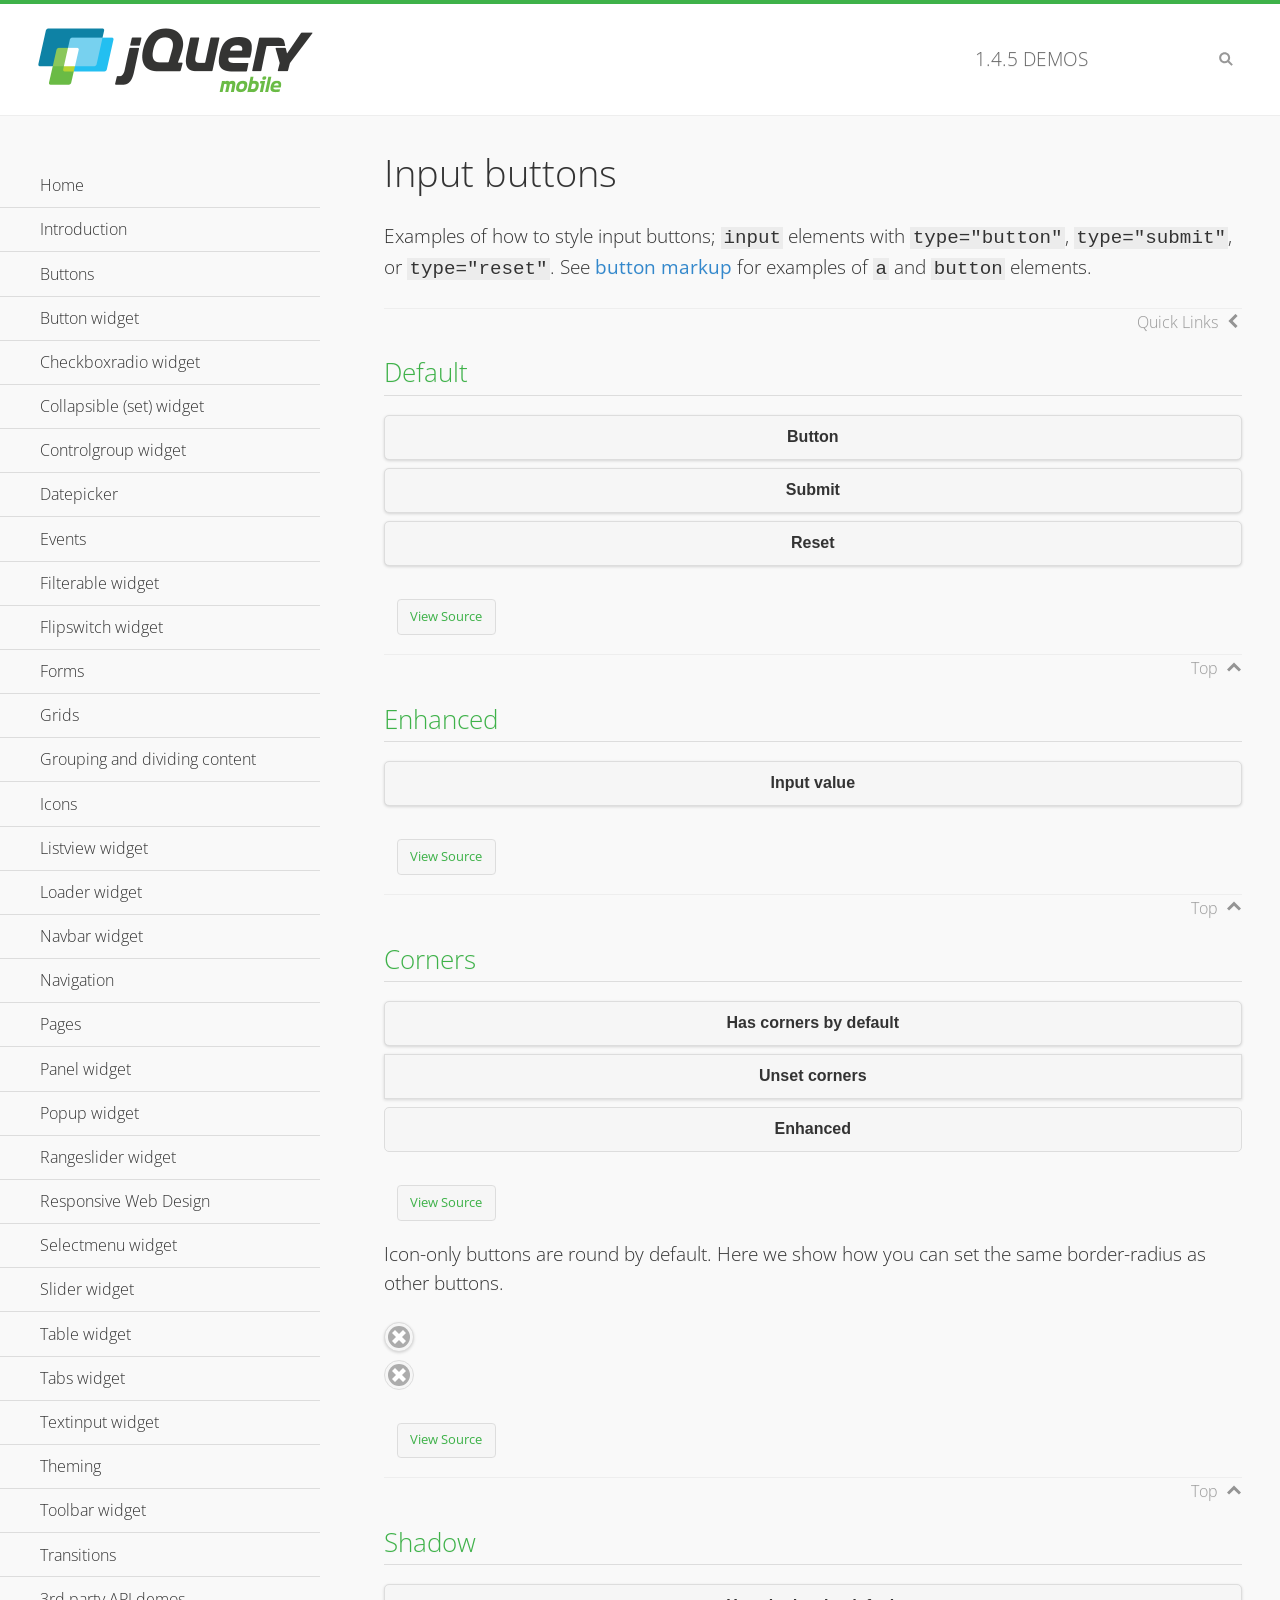
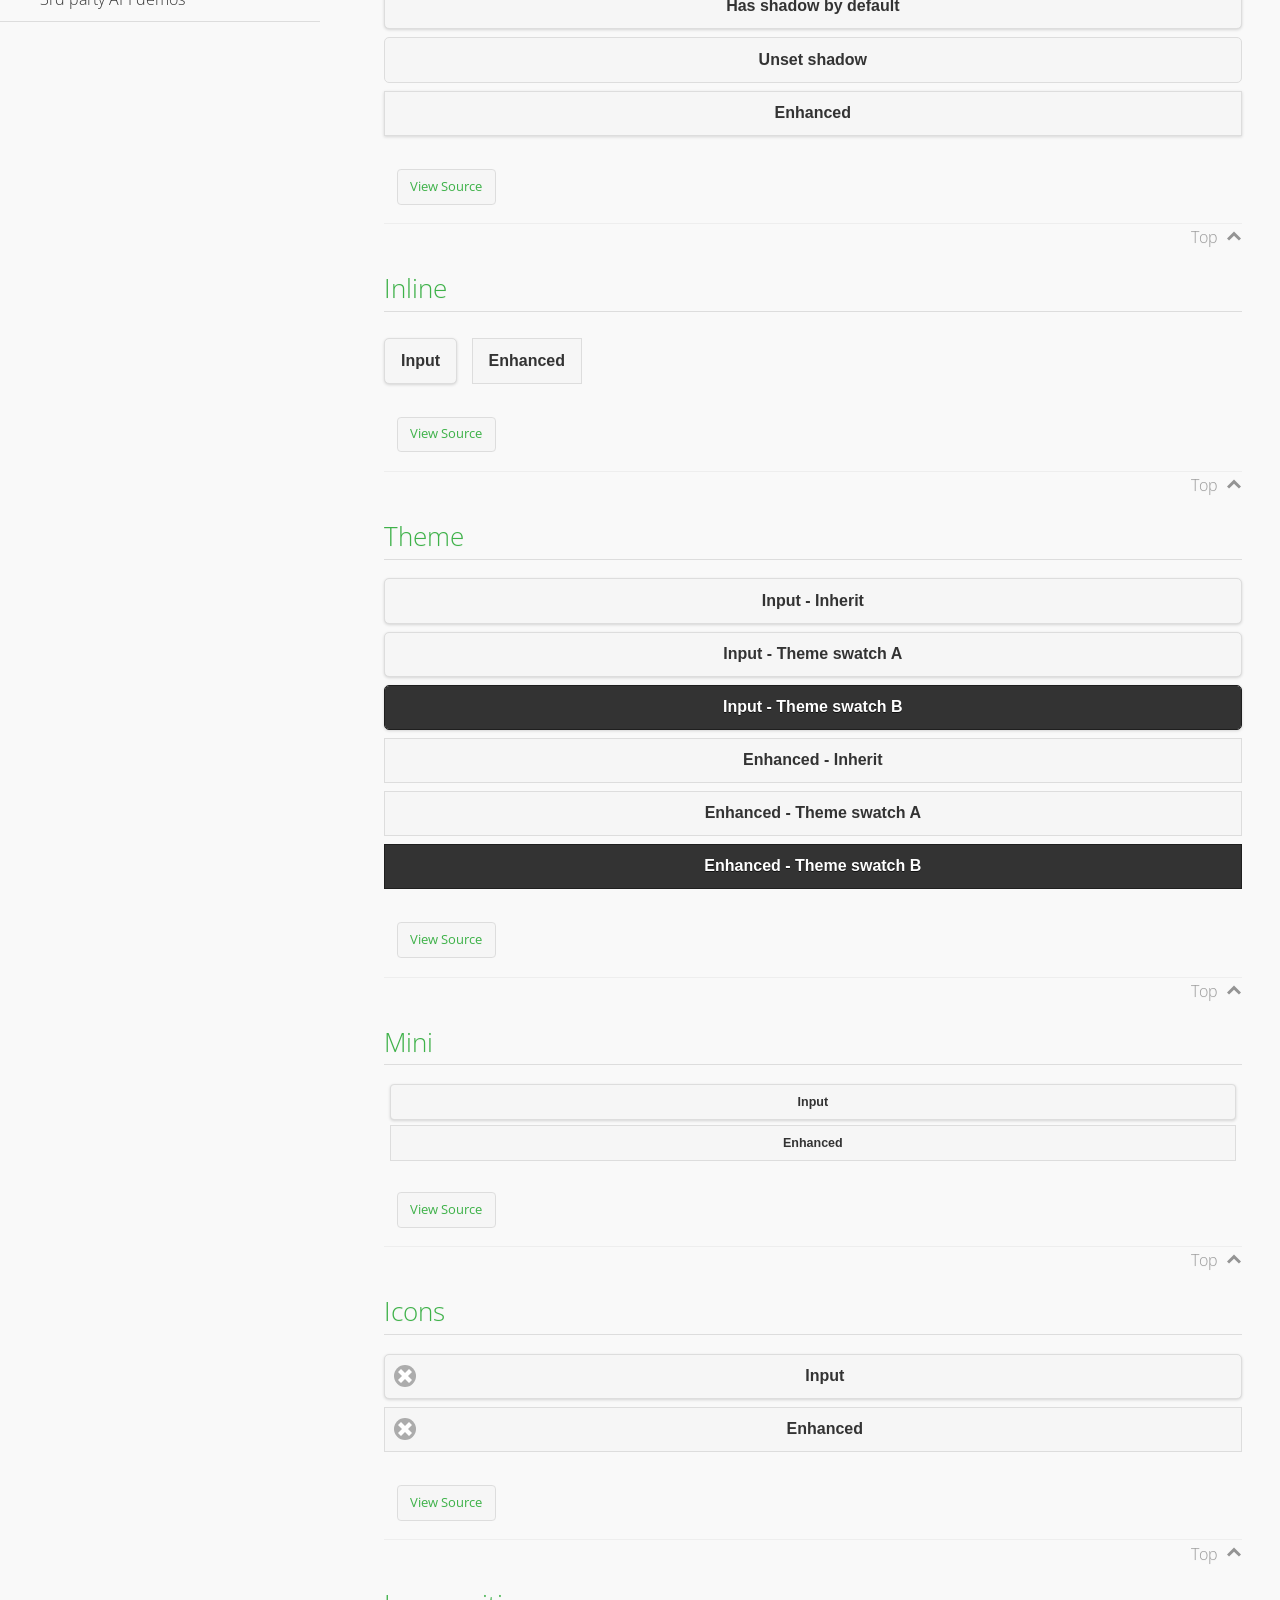
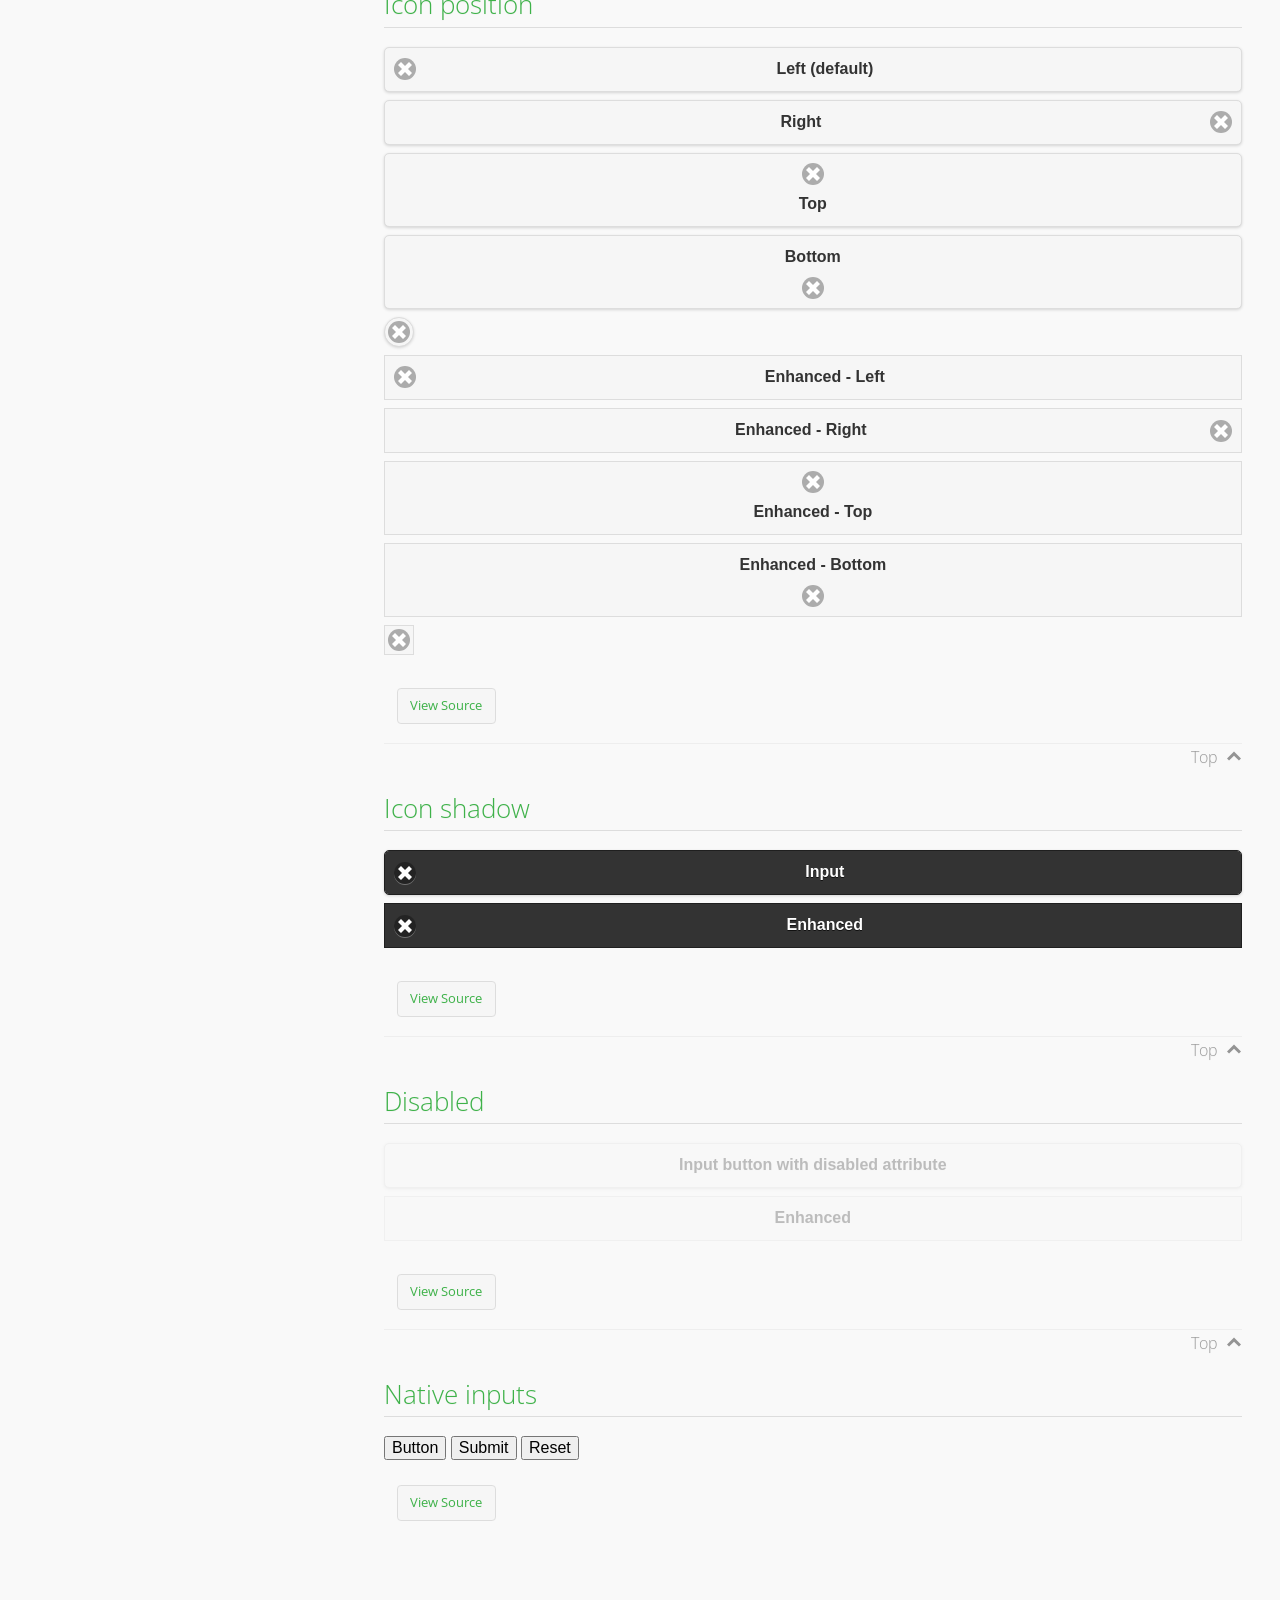
<file: jquery/demos/button/index.html>
<!DOCTYPE html>
<html>
<head>
	<meta charset="utf-8">
	<meta name="viewport" content="width=device-width, initial-scale=1">
	<title>Input buttons - jQuery Mobile Demos</title>
	<link rel="shortcut icon" href="../favicon.ico">
    <link rel="stylesheet" href="http://fonts.googleapis.com/css?family=Open+Sans:300,400,700">
	<link rel="stylesheet" href="../css/themes/default/jquery.mobile-1.4.5.min.css">
	<link rel="stylesheet" href="../_assets/css/jqm-demos.css">
	<script src="../js/jquery.js"></script>
	<script src="../_assets/js/index.js"></script>
	<script src="../js/jquery.mobile-1.4.5.min.js"></script>
</head>
<body>
<div data-role="page" class="jqm-demos" data-quicklinks="true">

	<div data-role="header" class="jqm-header">
		<h2><a href="../" title="jQuery Mobile Demos home"><img src="../_assets/img/jquery-logo.png" alt="jQuery Mobile"></a></h2>
		<p><span class="jqm-version"></span> Demos</p>
		<a href="#" class="jqm-navmenu-link ui-btn ui-btn-icon-notext ui-corner-all ui-icon-bars ui-nodisc-icon ui-alt-icon ui-btn-left">Menu</a>
		<a href="#" class="jqm-search-link ui-btn ui-btn-icon-notext ui-corner-all ui-icon-search ui-nodisc-icon ui-alt-icon ui-btn-right">Search</a>
	</div><!-- /header -->

	<div role="main" class="ui-content jqm-content">

		<h1>Input buttons</h1>

		<p>Examples of how to style input buttons; <code>input</code> elements with <code>type="button"</code>, <code>type="submit"</code>, or <code>type="reset"</code>. See <a href="../button-markup/">button markup</a> for examples of <code>a</code> and <code>button</code> elements.</p>

		<h2>Default</h2>

		<div data-demo-html="true">
			<form>
				<input type="button" value="Button">
				<input type="submit" value="Submit">
				<input type="reset" value="Reset">
			</form>
		</div><!--/demo-html -->

		<h2>Enhanced</h2>

		<div data-demo-html="true">
			<form>
				<div class="ui-input-btn ui-btn ui-corner-all ui-shadow">
					Input value
					<input type="button" data-enhanced="true" value="Input value">
				</div>
			</form>
		</div><!--/demo-html -->

		<h2>Corners</h2>

		<div data-demo-html="true">
			<form>
				<input type="button" value="Has corners by default">
				<input type="button" data-corners="false" value="Unset corners">
				<div class="ui-input-btn ui-btn ui-corner-all">
					Enhanced
					<input type="button" data-enhanced="true" value="Enhanced">
				</div>
			</form>
		</div><!--/demo-html -->

		<p>Icon-only buttons are round by default. Here we show how you can set the same border-radius as other buttons.</p>

		<div data-demo-html="true" data-demo-css="true">
			<form>
				<input type="button" data-icon="delete" data-iconpos="notext" value="Icon only">
				<div id="custom-border-radius">
					<div class="ui-input-btn ui-btn ui-icon-delete ui-btn-icon-notext ui-corner-all">
						Enhanced - Icon only
						<input type="button" data-enhanced="true" value="Enhanced - Icon only">
					</div>
				</div>
			</form>
		</div><!--/demo-html -->

		<h2>Shadow</h2>

		<div data-demo-html="true">
			<form>
				<input type="button" value="Has shadow by default">
				<input type="button" data-shadow="false" value="Unset shadow">
				<div class="ui-input-btn ui-btn ui-shadow">
					Enhanced
					<input type="button" data-enhanced="true" value="Enhanced">
				</div>
			</form>
		</div><!--/demo-html -->

		<h2>Inline</h2>

		<div data-demo-html="true">
			<form>
				<input type="button" data-inline="true" value="Input">
				<div class="ui-input-btn ui-btn ui-btn-inline">
					Enhanced
					<input type="button" data-enhanced="true" value="Enhanced">
				</div>
			</form>
		</div><!--/demo-html -->

		<h2>Theme</h2>

		<div data-demo-html="true">
			<form>
				<input type="button" value="Input - Inherit">
				<input type="button" data-theme="a" value="Input - Theme swatch A">
				<input type="button" data-theme="b" value="Input - Theme swatch B">
				<div class="ui-input-btn ui-btn">
					Enhanced - Inherit
					<input type="button" data-enhanced="true" value="Enhanced - Inherit">
				</div>
				<div class="ui-input-btn ui-btn ui-btn-a">
					Enhanced - Theme swatch A
					<input type="button" data-enhanced="true" value="Enhanced - Theme swatch A">
				</div>
				<div class="ui-input-btn ui-btn ui-btn-b">
					Enhanced - Theme swatch B
					<input type="button" data-enhanced="true" value="Enhanced - Theme swatch B">
				</div>
			</form>
		</div><!--/demo-html -->

		<h2>Mini</h2>

		<div data-demo-html="true">
			<form>
				<input type="button" data-mini="true" value="Input">
				<div class="ui-input-btn ui-btn ui-mini">
					Enhanced
					<input type="button" data-enhanced="true" value="Enhanced">
				</div>
			</form>
		</div><!--/demo-html -->

		<h2>Icons</h2>

		<div data-demo-html="true">
			<form>
				<input type="button" data-icon="delete" value="Input">
				<div class="ui-input-btn ui-btn ui-icon-delete ui-btn-icon-left">
					Enhanced
					<input type="button" data-enhanced="true" value="Enhanced">
				</div>
			</form>
		</div><!--/demo-html -->

		<h2>Icon position</h2>

		<div data-demo-html="true">
			<form>
				<input type="button" data-icon="delete" value="Left (default)">
				<input type="button" data-icon="delete" data-iconpos="right" value="Right">
				<input type="button" data-icon="delete" data-iconpos="top" value="Top">
				<input type="button" data-icon="delete" data-iconpos="bottom" value="Bottom">
				<input type="button" data-icon="delete" data-iconpos="notext" value="Icon only">
				<div class="ui-input-btn ui-btn ui-icon-delete ui-btn-icon-left">
					Enhanced - Left
					<input type="button" data-enhanced="true" value="Enhanced - Left">
				</div>
				<div class="ui-input-btn ui-btn ui-icon-delete ui-btn-icon-right">
					Enhanced - Right
					<input type="button" data-enhanced="true" value="Enhanced - Right">
				</div>
				<div class="ui-input-btn ui-btn ui-icon-delete ui-btn-icon-top">
					Enhanced - Top
					<input type="button" data-enhanced="true" value="Enhanced - Top">
				</div>
				<div class="ui-input-btn ui-btn ui-icon-delete ui-btn-icon-bottom">
					Enhanced - Bottom
					<input type="button" data-enhanced="true" value="Enhanced - Bottom">
				</div>
				<div class="ui-input-btn ui-btn ui-icon-delete ui-btn-icon-notext">
					Enhanced - Icon only
					<input type="button" data-enhanced="true" value="Enhanced - Icon only">
				</div>
			</form>
		</div><!--/demo-html -->

		<h2>Icon shadow</h2>

		<div data-demo-html="true">
			<form>
				<input type="button" data-theme="b" data-icon="delete" data-iconshadow="true" value="Input">
				<div class="ui-input-btn ui-btn ui-btn-b ui-icon-delete ui-btn-icon-left ui-shadow-icon">
					Enhanced
					<input type="button" data-enhanced="true" value="Enhanced">
				</div>
			</form>
		</div><!--/demo-html -->

		<h2>Disabled</h2>

		<div data-demo-html="true">
			<form>
				<input type="button" disabled value="Input button with disabled attribute">
				<div class="ui-input-btn ui-btn ui-state-disabled">
					Enhanced
					<input type="button" disabled data-enhanced="true" value="Enhanced">
				</div>
			</form>
		</div><!--/demo-html -->

		<h2>Native inputs</h2>

		<div data-demo-html="true">
			<form>
				<input type="button" data-role="none" value="Button">
				<input type="submit" data-role="none" value="Submit">
				<input type="reset" data-role="none" value="Reset">
			</form>
		</div><!--/demo-html -->

	</div><!-- /content -->
	    <div data-role="panel" class="jqm-navmenu-panel" data-position="left" data-display="overlay" data-theme="a">
	    	<ul class="jqm-list ui-alt-icon ui-nodisc-icon">
<li data-filtertext="demos homepage" data-icon="home"><a href=".././">Home</a></li>
<li data-filtertext="introduction overview getting started"><a href="../intro/" data-ajax="false">Introduction</a></li>
<li data-filtertext="buttons button markup buttonmarkup method anchor link button element"><a href="../button-markup/" data-ajax="false">Buttons</a></li>
<li data-filtertext="form button widget input button submit reset"><a href="../button/" data-ajax="false">Button widget</a></li>
<li data-role="collapsible" data-enhanced="true" data-collapsed-icon="carat-d" data-expanded-icon="carat-u" data-iconpos="right" data-inset="false" class="ui-collapsible ui-collapsible-themed-content ui-collapsible-collapsed">
	<h3 class="ui-collapsible-heading ui-collapsible-heading-collapsed">
		<a href="#" class="ui-collapsible-heading-toggle ui-btn ui-btn-icon-right ui-btn-inherit ui-icon-carat-d">
		    Checkboxradio widget<span class="ui-collapsible-heading-status"> click to expand contents</span>
		</a>
	</h3>
	<div class="ui-collapsible-content ui-body-inherit ui-collapsible-content-collapsed" aria-hidden="true">
		<ul>
			<li data-filtertext="form checkboxradio widget checkbox input checkboxes controlgroups"><a href="../checkboxradio-checkbox/" data-ajax="false">Checkboxes</a></li>
			<li data-filtertext="form checkboxradio widget radio input radio buttons controlgroups"><a href="../checkboxradio-radio/" data-ajax="false">Radio buttons</a></li>
		</ul>
	</div>
</li>
<li data-role="collapsible" data-enhanced="true" data-collapsed-icon="carat-d" data-expanded-icon="carat-u" data-iconpos="right" data-inset="false" class="ui-collapsible ui-collapsible-themed-content ui-collapsible-collapsed">
	<h3 class="ui-collapsible-heading ui-collapsible-heading-collapsed">
		<a href="#" class="ui-collapsible-heading-toggle ui-btn ui-btn-icon-right ui-btn-inherit ui-icon-carat-d">
			Collapsible (set) widget<span class="ui-collapsible-heading-status"> click to expand contents</span>
		</a>
	</h3>
	<div class="ui-collapsible-content ui-body-inherit ui-collapsible-content-collapsed" aria-hidden="true">
		<ul>
			<li data-filtertext="collapsibles content formatting"><a href="../collapsible/" data-ajax="false">Collapsible</a></li>
			<li data-filtertext="dynamic collapsible set accordion append expand"><a href="../collapsible-dynamic/" data-ajax="false">Dynamic collapsibles</a></li>
			<li data-filtertext="accordions collapsible set widget content formatting grouped collapsibles"><a href="../collapsibleset/" data-ajax="false">Collapsible set</a></li>
		</ul>
	</div>
</li>
<li data-role="collapsible" data-enhanced="true" data-collapsed-icon="carat-d" data-expanded-icon="carat-u" data-iconpos="right" data-inset="false" class="ui-collapsible ui-collapsible-themed-content ui-collapsible-collapsed">
	<h3 class="ui-collapsible-heading ui-collapsible-heading-collapsed">
		<a href="#" class="ui-collapsible-heading-toggle ui-btn ui-btn-icon-right ui-btn-inherit ui-icon-carat-d">
			Controlgroup widget<span class="ui-collapsible-heading-status"> click to expand contents</span>
		</a>
	</h3>
	<div class="ui-collapsible-content ui-body-inherit ui-collapsible-content-collapsed" aria-hidden="true">
		<ul>
			<li data-filtertext="controlgroups selectmenu checkboxradio input grouped buttons horizontal vertical"><a href="../controlgroup/" data-ajax="false">Controlgroup</a></li>
			<li data-filtertext="dynamic controlgroup dynamically add buttons"><a href="../controlgroup-dynamic/" data-ajax="false">Dynamic controlgroups</a></li>
		</ul>
	</div>
</li>
<li data-filtertext="form datepicker widget date input"><a href="../datepicker/" data-ajax="false">Datepicker</a></li>
<li data-role="collapsible" data-enhanced="true" data-collapsed-icon="carat-d" data-expanded-icon="carat-u" data-iconpos="right" data-inset="false" class="ui-collapsible ui-collapsible-themed-content ui-collapsible-collapsed">
	<h3 class="ui-collapsible-heading ui-collapsible-heading-collapsed">
		<a href="#" class="ui-collapsible-heading-toggle ui-btn ui-btn-icon-right ui-btn-inherit ui-icon-carat-d">
			Events<span class="ui-collapsible-heading-status"> click to expand contents</span>
		</a>
	</h3>
	<div class="ui-collapsible-content ui-body-inherit ui-collapsible-content-collapsed" aria-hidden="true">
		<ul>
			<li data-filtertext="swipe to delete list items listviews swipe events"><a href="../swipe-list/" data-ajax="false">Swipe list items</a></li>
			<li data-filtertext="swipe to navigate swipe page navigation swipe events"><a href="../swipe-page/" data-ajax="false">Swipe page navigation</a></li>
		</ul>
	</div>
</li>
<li data-filtertext="filterable filter elements sorting searching listview table"><a href="../filterable/" data-ajax="false">Filterable widget</a></li>
<li data-filtertext="form flipswitch widget flip toggle switch binary select checkbox input"><a href="../flipswitch/" data-ajax="false">Flipswitch widget</a></li>
<li data-role="collapsible" data-enhanced="true" data-collapsed-icon="carat-d" data-expanded-icon="carat-u" data-iconpos="right" data-inset="false" class="ui-collapsible ui-collapsible-themed-content ui-collapsible-collapsed">
	<h3 class="ui-collapsible-heading ui-collapsible-heading-collapsed">
		<a href="#" class="ui-collapsible-heading-toggle ui-btn ui-btn-icon-right ui-btn-inherit ui-icon-carat-d">
			Forms<span class="ui-collapsible-heading-status"> click to expand contents</span>
		</a>
	</h3>
	<div class="ui-collapsible-content ui-body-inherit ui-collapsible-content-collapsed" aria-hidden="true">
		<ul>
			<li data-filtertext="forms text checkbox radio range button submit reset inputs selects textarea slider flipswitch label form elements"><a href="../forms/" data-ajax="false">Forms</a></li>
			<li data-filtertext="form hide labels hidden accessible ui-hidden-accessible forms"><a href="../forms-label-hidden-accessible/" data-ajax="false">Hide labels</a></li>
			<li data-filtertext="form field containers fieldcontain ui-field-contain forms"><a href="../forms-field-contain/" data-ajax="false">Field containers</a></li>
			<li data-filtertext="forms disabled form elements"><a href="../forms-disabled/" data-ajax="false">Forms disabled</a></li>
			<li data-filtertext="forms gallery examples overview forms text checkbox radio range button submit reset inputs selects textarea slider flipswitch label form elements"><a href="../forms-gallery/" data-ajax="false">Forms gallery</a></li>
		</ul>
	</div>
</li>
<li data-role="collapsible" data-enhanced="true" data-collapsed-icon="carat-d" data-expanded-icon="carat-u" data-iconpos="right" data-inset="false" class="ui-collapsible ui-collapsible-themed-content ui-collapsible-collapsed">
	<h3 class="ui-collapsible-heading ui-collapsible-heading-collapsed">
		<a href="#" class="ui-collapsible-heading-toggle ui-btn ui-btn-icon-right ui-btn-inherit ui-icon-carat-d">
			Grids<span class="ui-collapsible-heading-status"> click to expand contents</span>
		</a>
	</h3>
	<div class="ui-collapsible-content ui-body-inherit ui-collapsible-content-collapsed" aria-hidden="true">
		<ul>
			<li data-filtertext="grids columns blocks content formatting rwd responsive css framework"><a href="../grids/" data-ajax="false">Grids</a></li>
			<li data-filtertext="buttons in grids css framework"><a href="../grids-buttons/" data-ajax="false">Buttons in grids</a></li>
			<li data-filtertext="custom responsive grids rwd css framework"><a href="../grids-custom-responsive/" data-ajax="false">Custom responsive grids</a></li>
		</ul>
	</div>
</li>
<li data-filtertext="blocks content formatting sections heading"><a href="../body-bar-classes/" data-ajax="false">Grouping and dividing content</a></li>
<li data-role="collapsible" data-enhanced="true" data-collapsed-icon="carat-d" data-expanded-icon="carat-u" data-iconpos="right" data-inset="false" class="ui-collapsible ui-collapsible-themed-content ui-collapsible-collapsed">
	<h3 class="ui-collapsible-heading ui-collapsible-heading-collapsed">
		<a href="#" class="ui-collapsible-heading-toggle ui-btn ui-btn-icon-right ui-btn-inherit ui-icon-carat-d">
			Icons<span class="ui-collapsible-heading-status"> click to expand contents</span>
		</a>
	</h3>
	<div class="ui-collapsible-content ui-body-inherit ui-collapsible-content-collapsed" aria-hidden="true">
		<ul>
			<li data-filtertext="button icons svg disc alt custom icon position"><a href="../icons/" data-ajax="false">Icons</a></li>
			<li data-filtertext=""><a href="../icons-grunticon/" data-ajax="false">Grunticon loader</a></li>
		</ul>
	</div>
</li>
<li data-role="collapsible" data-enhanced="true" data-collapsed-icon="carat-d" data-expanded-icon="carat-u" data-iconpos="right" data-inset="false" class="ui-collapsible ui-collapsible-themed-content ui-collapsible-collapsed">
	<h3 class="ui-collapsible-heading ui-collapsible-heading-collapsed">
		<a href="#" class="ui-collapsible-heading-toggle ui-btn ui-btn-icon-right ui-btn-inherit ui-icon-carat-d">
			Listview widget<span class="ui-collapsible-heading-status"> click to expand contents</span>
		</a>
	</h3>
	<div class="ui-collapsible-content ui-body-inherit ui-collapsible-content-collapsed" aria-hidden="true">
		<ul>
			<li data-filtertext="listview widget thumbnails icons nested split button collapsible ul ol"><a href="../listview/" data-ajax="false">Listview</a></li>
			<li data-filtertext="autocomplete filterable reveal listview filtertextbeforefilter placeholder"><a href="../listview-autocomplete/" data-ajax="false">Listview autocomplete</a></li>
			<li data-filtertext="autocomplete filterable reveal listview remote data filtertextbeforefilter placeholder"><a href="../listview-autocomplete-remote/" data-ajax="false">Listview autocomplete remote data</a></li>
			<li data-filtertext="autodividers anchor jump scroll linkbars listview lists ul ol"><a href="../listview-autodividers-linkbar/" data-ajax="false">Listview autodividers linkbar</a></li>
			<li data-filtertext="listview autodividers selector autodividersselector lists ul ol"><a href="../listview-autodividers-selector/" data-ajax="false">Listview autodividers selector</a></li>
			<li data-filtertext="listview nested list items"><a href="../listview-nested-lists/" data-ajax="false">Nested Listviews</a></li>
			<li data-filtertext="listview collapsible list items flat"><a href="../listview-collapsible-item-flat/" data-ajax="false">Listview collapsible list items (flat)</a></li>
			<li data-filtertext="listview collapsible list indented"><a href="../listview-collapsible-item-indented/" data-ajax="false">Listview collapsible list items (indented)</a></li>
			<li data-filtertext="grid listview responsive grids responsive listviews lists ul"><a href="../listview-grid/" data-ajax="false">Listview responsive grid</a></li>
		</ul>
	</div>
</li>
<li data-filtertext="loader widget page loading navigation overlay spinner"><a href="../loader/" data-ajax="false">Loader widget</a></li>
<li data-filtertext="navbar widget navmenu toolbars header footer"><a href="../navbar/" data-ajax="false">Navbar widget</a></li>
<li data-role="collapsible" data-enhanced="true" data-collapsed-icon="carat-d" data-expanded-icon="carat-u" data-iconpos="right" data-inset="false" class="ui-collapsible ui-collapsible-themed-content ui-collapsible-collapsed">
	<h3 class="ui-collapsible-heading ui-collapsible-heading-collapsed">
		<a href="#" class="ui-collapsible-heading-toggle ui-btn ui-btn-icon-right ui-btn-inherit ui-icon-carat-d">
			Navigation<span class="ui-collapsible-heading-status"> click to expand contents</span>
		</a>
	</h3>
	<div class="ui-collapsible-content ui-body-inherit ui-collapsible-content-collapsed" aria-hidden="true">
		<ul>
			<li data-filtertext="ajax navigation navigate widget history event method"><a href="../navigation/" data-ajax="false">Navigation</a></li>
			<li data-filtertext="linking pages page links navigation ajax prefetch cache"><a href="../navigation-linking-pages/" data-ajax="false">Linking pages</a></li>
			<!-- <li data-filtertext="php redirect server redirection server-side navigation"><a href="../navigation-php-redirect/" data-ajax="false">PHP redirect demo</a></li>-->
			<li data-filtertext="navigation redirection hash query"><a href="../navigation-hash-processing/" data-ajax="false">Hash processing demo</a></li>
			<li data-filtertext="navigation redirection hash query"><a href="../page-events/" data-ajax="false">Page Navigation Events</a></li>
		</ul>
	</div>
</li>
<li data-role="collapsible" data-enhanced="true" data-collapsed-icon="carat-d" data-expanded-icon="carat-u" data-iconpos="right" data-inset="false" class="ui-collapsible ui-collapsible-themed-content ui-collapsible-collapsed">
	<h3 class="ui-collapsible-heading ui-collapsible-heading-collapsed">
		<a href="#" class="ui-collapsible-heading-toggle ui-btn ui-btn-icon-right ui-btn-inherit ui-icon-carat-d">
			Pages<span class="ui-collapsible-heading-status"> click to expand contents</span>
		</a>
	</h3>
	<div class="ui-collapsible-content ui-body-inherit ui-collapsible-content-collapsed" aria-hidden="true">
		<ul>
			<li data-filtertext="pages page widget ajax navigation"><a href="../pages/" data-ajax="false">Pages</a></li>
			<li data-filtertext="single page"><a href="../pages-single-page/" data-ajax="false">Single page</a></li>
			<li data-filtertext="multipage multi-page page"><a href="../pages-multi-page/" data-ajax="false">Multi-page template</a></li>
			<li data-filtertext="dialog page widget modal popup"><a href="../pages-dialog/" data-ajax="false">Dialog page</a></li>
		</ul>
	</div>
</li>
<li data-role="collapsible" data-enhanced="true" data-collapsed-icon="carat-d" data-expanded-icon="carat-u" data-iconpos="right" data-inset="false" class="ui-collapsible ui-collapsible-themed-content ui-collapsible-collapsed">
	<h3 class="ui-collapsible-heading ui-collapsible-heading-collapsed">
		<a href="#" class="ui-collapsible-heading-toggle ui-btn ui-btn-icon-right ui-btn-inherit ui-icon-carat-d">
			Panel widget<span class="ui-collapsible-heading-status"> click to expand contents</span>
		</a>
	</h3>
	<div class="ui-collapsible-content ui-body-inherit ui-collapsible-content-collapsed" aria-hidden="true">
		<ul>
			<li data-filtertext="panel widget sliding panels reveal push overlay responsive"><a href="../panel/" data-ajax="false">Panel</a></li>
			<li data-filtertext=""><a href="../panel-external/" data-ajax="false">External panels</a></li>
			<li data-filtertext="panel "><a href="../panel-fixed/" data-ajax="false">Fixed panels</a></li>
			<li data-filtertext="panel slide panels sliding panels shadow rwd responsive breakpoint"><a href="../panel-responsive/" data-ajax="false">Panels responsive</a></li>
			<li data-filtertext="panel custom style custom panel width reveal shadow listview panel styling page background wrapper"><a href="../panel-styling/" data-ajax="false">Custom panel style</a></li>
			<li data-filtertext="panel open on swipe"><a href="../panel-swipe-open/" data-ajax="false">Panel open on swipe</a></li>
			<li data-filtertext="panels outside page internal external toolbars"><a href="../panel-external-internal/" data-ajax="false">Panel external and internal</a></li>
		</ul>
	</div>
</li>
<li data-role="collapsible" data-enhanced="true" data-collapsed-icon="carat-d" data-expanded-icon="carat-u" data-iconpos="right" data-inset="false" class="ui-collapsible ui-collapsible-themed-content ui-collapsible-collapsed">
	<h3 class="ui-collapsible-heading ui-collapsible-heading-collapsed">
		<a href="#" class="ui-collapsible-heading-toggle ui-btn ui-btn-icon-right ui-btn-inherit ui-icon-carat-d">
			Popup widget<span class="ui-collapsible-heading-status"> click to expand contents</span>
		</a>
	</h3>
	<div class="ui-collapsible-content ui-body-inherit ui-collapsible-content-collapsed" aria-hidden="true">
		<ul>
			<li data-filtertext="popup widget popups dialog modal transition tooltip lightbox form overlay screen flip pop fade transition"><a href="../popup/" data-ajax="false">Popup</a></li>
			<li data-filtertext="popup alignment position"><a href="../popup-alignment/" data-ajax="false">Popup alignment</a></li>
			<li data-filtertext="popup arrow size popups popover"><a href="../popup-arrow-size/" data-ajax="false">Popup arrow size</a></li>
			<li data-filtertext="dynamic popups popup images lightbox"><a href="../popup-dynamic/" data-ajax="false">Dynamic popups</a></li>
			<li data-filtertext="popups with iframes scaling"><a href="../popup-iframe/" data-ajax="false">Popups with iframes</a></li>
			<li data-filtertext="popup image scaling"><a href="../popup-image-scaling/" data-ajax="false">Popup image scaling</a></li>
			<li data-filtertext="external popup outside multi-page"><a href="../popup-outside-multipage/" data-ajax="false">Popup outside multi-page</a></li>
		</ul>
	</div>
</li>
<li data-filtertext="form rangeslider widget dual sliders dual handle sliders range input"><a href="../rangeslider/" data-ajax="false">Rangeslider widget</a></li>
<li data-filtertext="responsive web design rwd adaptive progressive enhancement PE accessible mobile breakpoints media query media queries"><a href="../rwd/" data-ajax="false">Responsive Web Design</a></li>
<li data-role="collapsible" data-enhanced="true" data-collapsed-icon="carat-d" data-expanded-icon="carat-u" data-iconpos="right" data-inset="false" class="ui-collapsible ui-collapsible-themed-content ui-collapsible-collapsed">
	<h3 class="ui-collapsible-heading ui-collapsible-heading-collapsed">
		<a href="#" class="ui-collapsible-heading-toggle ui-btn ui-btn-icon-right ui-btn-inherit ui-icon-carat-d">
			Selectmenu widget<span class="ui-collapsible-heading-status"> click to expand contents</span>
		</a>
	</h3>
	<div class="ui-collapsible-content ui-body-inherit ui-collapsible-content-collapsed" aria-hidden="true">
		<ul>
			<li data-filtertext="form selectmenu widget select input custom select menu selects"><a href="../selectmenu/" data-ajax="false">Selectmenu</a></li>
			<li data-filtertext="form custom select menu selectmenu widget custom menu option optgroup multiple selects"><a href="../selectmenu-custom/" data-ajax="false">Custom select menu</a></li>
			<li data-filtertext="filterable select filter popup dialog"><a href="../selectmenu-custom-filter/" data-ajax="false">Custom select menu with filter</a></li>
		</ul>
	</div>
</li>
<li data-role="collapsible" data-enhanced="true" data-collapsed-icon="carat-d" data-expanded-icon="carat-u" data-iconpos="right" data-inset="false" class="ui-collapsible ui-collapsible-themed-content ui-collapsible-collapsed">
	<h3 class="ui-collapsible-heading ui-collapsible-heading-collapsed">
		<a href="#" class="ui-collapsible-heading-toggle ui-btn ui-btn-icon-right ui-btn-inherit ui-icon-carat-d">
			Slider widget<span class="ui-collapsible-heading-status"> click to expand contents</span>
		</a>
	</h3>
	<div class="ui-collapsible-content ui-body-inherit ui-collapsible-content-collapsed" aria-hidden="true">
		<ul>
			<li data-filtertext="form slider widget range input single sliders"><a href="../slider/" data-ajax="false">Slider</a></li>
			<li data-filtertext="form slider widget flipswitch slider binary select flip toggle switch"><a href="../slider-flipswitch/" data-ajax="false">Slider flip toggle switch</a></li>
			<li data-filtertext="form slider tooltip handle value input range sliders"><a href="../slider-tooltip/" data-ajax="false">Slider tooltip</a></li>
		</ul>
	</div>
</li>
<li data-role="collapsible" data-enhanced="true" data-collapsed-icon="carat-d" data-expanded-icon="carat-u" data-iconpos="right" data-inset="false" class="ui-collapsible ui-collapsible-themed-content ui-collapsible-collapsed">
	<h3 class="ui-collapsible-heading ui-collapsible-heading-collapsed">
		<a href="#" class="ui-collapsible-heading-toggle ui-btn ui-btn-icon-right ui-btn-inherit ui-icon-carat-d">
			Table widget<span class="ui-collapsible-heading-status"> click to expand contents</span>
		</a>
	</h3>
	<div class="ui-collapsible-content ui-body-inherit ui-collapsible-content-collapsed" aria-hidden="true">
		<ul>
			<li data-filtertext="table widget reflow column toggle th td responsive tables rwd hide show tabular"><a href="../table-column-toggle/" data-ajax="false">Table Column Toggle</a></li>
			<li data-filtertext="table column toggle phone comparison demo"><a href="../table-column-toggle-example/" data-ajax="false">Table Column Toggle demo</a></li>
			<li data-filtertext="responsive tables table column toggle heading groups rwd breakpoint"><a href="../table-column-toggle-heading-groups/" data-ajax="false">Table Column Toggle heading groups</a></li>
			<li data-filtertext="responsive tables table column toggle hide rwd breakpoint customization options"><a href="../table-column-toggle-options/" data-ajax="false">Table Column Toggle options</a></li>
			<li data-filtertext="table reflow th td responsive rwd columns tabular"><a href="../table-reflow/" data-ajax="false">Table Reflow</a></li>
			<li data-filtertext="responsive tables table reflow heading groups rwd breakpoint"><a href="../table-reflow-heading-groups/" data-ajax="false">Table Reflow heading groups</a></li>
			<li data-filtertext="responsive tables table reflow stripes strokes table style"><a href="../table-reflow-stripes-strokes/" data-ajax="false">Table Reflow stripes and strokes</a></li>
			<li data-filtertext="responsive tables table reflow stack custom styles"><a href="../table-reflow-styling/" data-ajax="false">Table Reflow custom styles</a></li>
		</ul>
	</div>
</li>
<li data-filtertext="ui tabs widget"><a href="../tabs/" data-ajax="false">Tabs widget</a></li>
<li data-filtertext="form textinput widget text input textarea number date time tel email file color password"><a href="../textinput/" data-ajax="false">Textinput widget</a></li>
<li data-role="collapsible" data-enhanced="true" data-collapsed-icon="carat-d" data-expanded-icon="carat-u" data-iconpos="right" data-inset="false" class="ui-collapsible ui-collapsible-themed-content ui-collapsible-collapsed">
	<h3 class="ui-collapsible-heading ui-collapsible-heading-collapsed">
		<a href="#" class="ui-collapsible-heading-toggle ui-btn ui-btn-icon-right ui-btn-inherit ui-icon-carat-d">
			Theming<span class="ui-collapsible-heading-status"> click to expand contents</span>
		</a>
	</h3>
	<div class="ui-collapsible-content ui-body-inherit ui-collapsible-content-collapsed" aria-hidden="true">
		<ul>
			<li data-filtertext="default theme swatches theming style css"><a href="../theme-default/" data-ajax="false">Default theme</a></li>
			<li data-filtertext="classic theme old theme swatches theming style css"><a href="../theme-classic/" data-ajax="false">Classic theme</a></li>
		</ul>
	</div>
</li>
<li data-role="collapsible" data-enhanced="true" data-collapsed-icon="carat-d" data-expanded-icon="carat-u" data-iconpos="right" data-inset="false" class="ui-collapsible ui-collapsible-themed-content ui-collapsible-collapsed">
	<h3 class="ui-collapsible-heading ui-collapsible-heading-collapsed">
		<a href="#" class="ui-collapsible-heading-toggle ui-btn ui-btn-icon-right ui-btn-inherit ui-icon-carat-d">
			Toolbar widget<span class="ui-collapsible-heading-status"> click to expand contents</span>
		</a>
	</h3>
	<div class="ui-collapsible-content ui-body-inherit ui-collapsible-content-collapsed" aria-hidden="true">
		<ul>
			<li data-filtertext="toolbar widget header footer toolbars fixed fullscreen external sections"><a href="../toolbar/" data-ajax="false">Toolbar</a></li>
			<li data-filtertext="dynamic toolbars dynamically add toolbar header footer"><a href="../toolbar-dynamic/" data-ajax="false">Dynamic toolbars</a></li>
			<li data-filtertext="external toolbars header footer"><a href="../toolbar-external/" data-ajax="false">External toolbars</a></li>
			<li data-filtertext="fixed toolbars header footer"><a href="../toolbar-fixed/" data-ajax="false">Fixed toolbars</a></li>
			<li data-filtertext="fixed fullscreen toolbars header footer"><a href="../toolbar-fixed-fullscreen/" data-ajax="false">Fullscreen toolbars</a></li>
			<li data-filtertext="external fixed toolbars header footer"><a href="../toolbar-fixed-external/" data-ajax="false">Fixed external toolbars</a></li>
			<li data-filtertext="external persistent toolbars header footer navbar navmenu"><a href="../toolbar-fixed-persistent/" data-ajax="false">Persistent toolbars</a></li>
			<li data-filtertext="external ajax optimized toolbars persistent toolbars header footer navbar"><a href="../toolbar-fixed-persistent-optimized/" data-ajax="false">Ajax optimized toolbars</a></li>
			<li data-filtertext="form in toolbars header footer"><a href="../toolbar-fixed-forms/" data-ajax="false">Form in toolbar</a></li>
		</ul>
	</div>
</li>
<li data-filtertext="page transitions animated pages popup navigation flip slide fade pop"><a href="../transitions/" data-ajax="false">Transitions</a></li>
<li data-role="collapsible" data-enhanced="true" data-collapsed-icon="carat-d" data-expanded-icon="carat-u" data-iconpos="right" data-inset="false" class="ui-collapsible ui-collapsible-themed-content ui-collapsible-collapsed">
	<h3 class="ui-collapsible-heading ui-collapsible-heading-collapsed">
		<a href="#" class="ui-collapsible-heading-toggle ui-btn ui-btn-icon-right ui-btn-inherit ui-icon-carat-d">
			3rd party API demos<span class="ui-collapsible-heading-status"> click to expand contents</span>
		</a>
	</h3>
	<div class="ui-collapsible-content ui-body-inherit ui-collapsible-content-collapsed" aria-hidden="true">
		<ul>
			<li data-filtertext="backbone requirejs navigation router"><a href="../backbone-requirejs/" data-ajax="false">Backbone RequireJS</a></li>
			<li data-filtertext="google maps geolocation demo"><a href="../map-geolocation/" data-ajax="false">Google Maps geolocation</a></li>
			<li data-filtertext="google maps hybrid"><a href="../map-list-toggle/" data-ajax="false">Google Maps list toggle</a></li>
		</ul>
	</div>
</li>



		     </ul>
		</div><!-- /panel -->


	<div data-role="footer" data-position="fixed" data-tap-toggle="false" class="jqm-footer">
		<p>jQuery Mobile Demos version <span class="jqm-version"></span></p>
		<p>Copyright 2014 The jQuery Foundation</p>
	</div><!-- /footer -->
	<!-- TODO: This should become an external panel so we can add input to markup (unique ID) -->
    <div data-role="panel" class="jqm-search-panel" data-position="right" data-display="overlay" data-theme="a">
		<div class="jqm-search">
			<ul class="jqm-list" data-filter-placeholder="Search demos..." data-filter-reveal="true">
<li data-filtertext="demos homepage" data-icon="home"><a href=".././">Home</a></li>
<li data-filtertext="introduction overview getting started"><a href="../intro/" data-ajax="false">Introduction</a></li>
<li data-filtertext="buttons button markup buttonmarkup method anchor link button element"><a href="../button-markup/" data-ajax="false">Buttons</a></li>
<li data-filtertext="form button widget input button submit reset"><a href="../button/" data-ajax="false">Button widget</a></li>
<li data-role="collapsible" data-enhanced="true" data-collapsed-icon="carat-d" data-expanded-icon="carat-u" data-iconpos="right" data-inset="false" class="ui-collapsible ui-collapsible-themed-content ui-collapsible-collapsed">
	<h3 class="ui-collapsible-heading ui-collapsible-heading-collapsed">
		<a href="#" class="ui-collapsible-heading-toggle ui-btn ui-btn-icon-right ui-btn-inherit ui-icon-carat-d">
		    Checkboxradio widget<span class="ui-collapsible-heading-status"> click to expand contents</span>
		</a>
	</h3>
	<div class="ui-collapsible-content ui-body-inherit ui-collapsible-content-collapsed" aria-hidden="true">
		<ul>
			<li data-filtertext="form checkboxradio widget checkbox input checkboxes controlgroups"><a href="../checkboxradio-checkbox/" data-ajax="false">Checkboxes</a></li>
			<li data-filtertext="form checkboxradio widget radio input radio buttons controlgroups"><a href="../checkboxradio-radio/" data-ajax="false">Radio buttons</a></li>
		</ul>
	</div>
</li>
<li data-role="collapsible" data-enhanced="true" data-collapsed-icon="carat-d" data-expanded-icon="carat-u" data-iconpos="right" data-inset="false" class="ui-collapsible ui-collapsible-themed-content ui-collapsible-collapsed">
	<h3 class="ui-collapsible-heading ui-collapsible-heading-collapsed">
		<a href="#" class="ui-collapsible-heading-toggle ui-btn ui-btn-icon-right ui-btn-inherit ui-icon-carat-d">
			Collapsible (set) widget<span class="ui-collapsible-heading-status"> click to expand contents</span>
		</a>
	</h3>
	<div class="ui-collapsible-content ui-body-inherit ui-collapsible-content-collapsed" aria-hidden="true">
		<ul>
			<li data-filtertext="collapsibles content formatting"><a href="../collapsible/" data-ajax="false">Collapsible</a></li>
			<li data-filtertext="dynamic collapsible set accordion append expand"><a href="../collapsible-dynamic/" data-ajax="false">Dynamic collapsibles</a></li>
			<li data-filtertext="accordions collapsible set widget content formatting grouped collapsibles"><a href="../collapsibleset/" data-ajax="false">Collapsible set</a></li>
		</ul>
	</div>
</li>
<li data-role="collapsible" data-enhanced="true" data-collapsed-icon="carat-d" data-expanded-icon="carat-u" data-iconpos="right" data-inset="false" class="ui-collapsible ui-collapsible-themed-content ui-collapsible-collapsed">
	<h3 class="ui-collapsible-heading ui-collapsible-heading-collapsed">
		<a href="#" class="ui-collapsible-heading-toggle ui-btn ui-btn-icon-right ui-btn-inherit ui-icon-carat-d">
			Controlgroup widget<span class="ui-collapsible-heading-status"> click to expand contents</span>
		</a>
	</h3>
	<div class="ui-collapsible-content ui-body-inherit ui-collapsible-content-collapsed" aria-hidden="true">
		<ul>
			<li data-filtertext="controlgroups selectmenu checkboxradio input grouped buttons horizontal vertical"><a href="../controlgroup/" data-ajax="false">Controlgroup</a></li>
			<li data-filtertext="dynamic controlgroup dynamically add buttons"><a href="../controlgroup-dynamic/" data-ajax="false">Dynamic controlgroups</a></li>
		</ul>
	</div>
</li>
<li data-filtertext="form datepicker widget date input"><a href="../datepicker/" data-ajax="false">Datepicker</a></li>
<li data-role="collapsible" data-enhanced="true" data-collapsed-icon="carat-d" data-expanded-icon="carat-u" data-iconpos="right" data-inset="false" class="ui-collapsible ui-collapsible-themed-content ui-collapsible-collapsed">
	<h3 class="ui-collapsible-heading ui-collapsible-heading-collapsed">
		<a href="#" class="ui-collapsible-heading-toggle ui-btn ui-btn-icon-right ui-btn-inherit ui-icon-carat-d">
			Events<span class="ui-collapsible-heading-status"> click to expand contents</span>
		</a>
	</h3>
	<div class="ui-collapsible-content ui-body-inherit ui-collapsible-content-collapsed" aria-hidden="true">
		<ul>
			<li data-filtertext="swipe to delete list items listviews swipe events"><a href="../swipe-list/" data-ajax="false">Swipe list items</a></li>
			<li data-filtertext="swipe to navigate swipe page navigation swipe events"><a href="../swipe-page/" data-ajax="false">Swipe page navigation</a></li>
		</ul>
	</div>
</li>
<li data-filtertext="filterable filter elements sorting searching listview table"><a href="../filterable/" data-ajax="false">Filterable widget</a></li>
<li data-filtertext="form flipswitch widget flip toggle switch binary select checkbox input"><a href="../flipswitch/" data-ajax="false">Flipswitch widget</a></li>
<li data-role="collapsible" data-enhanced="true" data-collapsed-icon="carat-d" data-expanded-icon="carat-u" data-iconpos="right" data-inset="false" class="ui-collapsible ui-collapsible-themed-content ui-collapsible-collapsed">
	<h3 class="ui-collapsible-heading ui-collapsible-heading-collapsed">
		<a href="#" class="ui-collapsible-heading-toggle ui-btn ui-btn-icon-right ui-btn-inherit ui-icon-carat-d">
			Forms<span class="ui-collapsible-heading-status"> click to expand contents</span>
		</a>
	</h3>
	<div class="ui-collapsible-content ui-body-inherit ui-collapsible-content-collapsed" aria-hidden="true">
		<ul>
			<li data-filtertext="forms text checkbox radio range button submit reset inputs selects textarea slider flipswitch label form elements"><a href="../forms/" data-ajax="false">Forms</a></li>
			<li data-filtertext="form hide labels hidden accessible ui-hidden-accessible forms"><a href="../forms-label-hidden-accessible/" data-ajax="false">Hide labels</a></li>
			<li data-filtertext="form field containers fieldcontain ui-field-contain forms"><a href="../forms-field-contain/" data-ajax="false">Field containers</a></li>
			<li data-filtertext="forms disabled form elements"><a href="../forms-disabled/" data-ajax="false">Forms disabled</a></li>
			<li data-filtertext="forms gallery examples overview forms text checkbox radio range button submit reset inputs selects textarea slider flipswitch label form elements"><a href="../forms-gallery/" data-ajax="false">Forms gallery</a></li>
		</ul>
	</div>
</li>
<li data-role="collapsible" data-enhanced="true" data-collapsed-icon="carat-d" data-expanded-icon="carat-u" data-iconpos="right" data-inset="false" class="ui-collapsible ui-collapsible-themed-content ui-collapsible-collapsed">
	<h3 class="ui-collapsible-heading ui-collapsible-heading-collapsed">
		<a href="#" class="ui-collapsible-heading-toggle ui-btn ui-btn-icon-right ui-btn-inherit ui-icon-carat-d">
			Grids<span class="ui-collapsible-heading-status"> click to expand contents</span>
		</a>
	</h3>
	<div class="ui-collapsible-content ui-body-inherit ui-collapsible-content-collapsed" aria-hidden="true">
		<ul>
			<li data-filtertext="grids columns blocks content formatting rwd responsive css framework"><a href="../grids/" data-ajax="false">Grids</a></li>
			<li data-filtertext="buttons in grids css framework"><a href="../grids-buttons/" data-ajax="false">Buttons in grids</a></li>
			<li data-filtertext="custom responsive grids rwd css framework"><a href="../grids-custom-responsive/" data-ajax="false">Custom responsive grids</a></li>
		</ul>
	</div>
</li>
<li data-filtertext="blocks content formatting sections heading"><a href="../body-bar-classes/" data-ajax="false">Grouping and dividing content</a></li>
<li data-role="collapsible" data-enhanced="true" data-collapsed-icon="carat-d" data-expanded-icon="carat-u" data-iconpos="right" data-inset="false" class="ui-collapsible ui-collapsible-themed-content ui-collapsible-collapsed">
	<h3 class="ui-collapsible-heading ui-collapsible-heading-collapsed">
		<a href="#" class="ui-collapsible-heading-toggle ui-btn ui-btn-icon-right ui-btn-inherit ui-icon-carat-d">
			Icons<span class="ui-collapsible-heading-status"> click to expand contents</span>
		</a>
	</h3>
	<div class="ui-collapsible-content ui-body-inherit ui-collapsible-content-collapsed" aria-hidden="true">
		<ul>
			<li data-filtertext="button icons svg disc alt custom icon position"><a href="../icons/" data-ajax="false">Icons</a></li>
			<li data-filtertext=""><a href="../icons-grunticon/" data-ajax="false">Grunticon loader</a></li>
		</ul>
	</div>
</li>
<li data-role="collapsible" data-enhanced="true" data-collapsed-icon="carat-d" data-expanded-icon="carat-u" data-iconpos="right" data-inset="false" class="ui-collapsible ui-collapsible-themed-content ui-collapsible-collapsed">
	<h3 class="ui-collapsible-heading ui-collapsible-heading-collapsed">
		<a href="#" class="ui-collapsible-heading-toggle ui-btn ui-btn-icon-right ui-btn-inherit ui-icon-carat-d">
			Listview widget<span class="ui-collapsible-heading-status"> click to expand contents</span>
		</a>
	</h3>
	<div class="ui-collapsible-content ui-body-inherit ui-collapsible-content-collapsed" aria-hidden="true">
		<ul>
			<li data-filtertext="listview widget thumbnails icons nested split button collapsible ul ol"><a href="../listview/" data-ajax="false">Listview</a></li>
			<li data-filtertext="autocomplete filterable reveal listview filtertextbeforefilter placeholder"><a href="../listview-autocomplete/" data-ajax="false">Listview autocomplete</a></li>
			<li data-filtertext="autocomplete filterable reveal listview remote data filtertextbeforefilter placeholder"><a href="../listview-autocomplete-remote/" data-ajax="false">Listview autocomplete remote data</a></li>
			<li data-filtertext="autodividers anchor jump scroll linkbars listview lists ul ol"><a href="../listview-autodividers-linkbar/" data-ajax="false">Listview autodividers linkbar</a></li>
			<li data-filtertext="listview autodividers selector autodividersselector lists ul ol"><a href="../listview-autodividers-selector/" data-ajax="false">Listview autodividers selector</a></li>
			<li data-filtertext="listview nested list items"><a href="../listview-nested-lists/" data-ajax="false">Nested Listviews</a></li>
			<li data-filtertext="listview collapsible list items flat"><a href="../listview-collapsible-item-flat/" data-ajax="false">Listview collapsible list items (flat)</a></li>
			<li data-filtertext="listview collapsible list indented"><a href="../listview-collapsible-item-indented/" data-ajax="false">Listview collapsible list items (indented)</a></li>
			<li data-filtertext="grid listview responsive grids responsive listviews lists ul"><a href="../listview-grid/" data-ajax="false">Listview responsive grid</a></li>
		</ul>
	</div>
</li>
<li data-filtertext="loader widget page loading navigation overlay spinner"><a href="../loader/" data-ajax="false">Loader widget</a></li>
<li data-filtertext="navbar widget navmenu toolbars header footer"><a href="../navbar/" data-ajax="false">Navbar widget</a></li>
<li data-role="collapsible" data-enhanced="true" data-collapsed-icon="carat-d" data-expanded-icon="carat-u" data-iconpos="right" data-inset="false" class="ui-collapsible ui-collapsible-themed-content ui-collapsible-collapsed">
	<h3 class="ui-collapsible-heading ui-collapsible-heading-collapsed">
		<a href="#" class="ui-collapsible-heading-toggle ui-btn ui-btn-icon-right ui-btn-inherit ui-icon-carat-d">
			Navigation<span class="ui-collapsible-heading-status"> click to expand contents</span>
		</a>
	</h3>
	<div class="ui-collapsible-content ui-body-inherit ui-collapsible-content-collapsed" aria-hidden="true">
		<ul>
			<li data-filtertext="ajax navigation navigate widget history event method"><a href="../navigation/" data-ajax="false">Navigation</a></li>
			<li data-filtertext="linking pages page links navigation ajax prefetch cache"><a href="../navigation-linking-pages/" data-ajax="false">Linking pages</a></li>
			<!-- <li data-filtertext="php redirect server redirection server-side navigation"><a href="../navigation-php-redirect/" data-ajax="false">PHP redirect demo</a></li>-->
			<li data-filtertext="navigation redirection hash query"><a href="../navigation-hash-processing/" data-ajax="false">Hash processing demo</a></li>
			<li data-filtertext="navigation redirection hash query"><a href="../page-events/" data-ajax="false">Page Navigation Events</a></li>
		</ul>
	</div>
</li>
<li data-role="collapsible" data-enhanced="true" data-collapsed-icon="carat-d" data-expanded-icon="carat-u" data-iconpos="right" data-inset="false" class="ui-collapsible ui-collapsible-themed-content ui-collapsible-collapsed">
	<h3 class="ui-collapsible-heading ui-collapsible-heading-collapsed">
		<a href="#" class="ui-collapsible-heading-toggle ui-btn ui-btn-icon-right ui-btn-inherit ui-icon-carat-d">
			Pages<span class="ui-collapsible-heading-status"> click to expand contents</span>
		</a>
	</h3>
	<div class="ui-collapsible-content ui-body-inherit ui-collapsible-content-collapsed" aria-hidden="true">
		<ul>
			<li data-filtertext="pages page widget ajax navigation"><a href="../pages/" data-ajax="false">Pages</a></li>
			<li data-filtertext="single page"><a href="../pages-single-page/" data-ajax="false">Single page</a></li>
			<li data-filtertext="multipage multi-page page"><a href="../pages-multi-page/" data-ajax="false">Multi-page template</a></li>
			<li data-filtertext="dialog page widget modal popup"><a href="../pages-dialog/" data-ajax="false">Dialog page</a></li>
		</ul>
	</div>
</li>
<li data-role="collapsible" data-enhanced="true" data-collapsed-icon="carat-d" data-expanded-icon="carat-u" data-iconpos="right" data-inset="false" class="ui-collapsible ui-collapsible-themed-content ui-collapsible-collapsed">
	<h3 class="ui-collapsible-heading ui-collapsible-heading-collapsed">
		<a href="#" class="ui-collapsible-heading-toggle ui-btn ui-btn-icon-right ui-btn-inherit ui-icon-carat-d">
			Panel widget<span class="ui-collapsible-heading-status"> click to expand contents</span>
		</a>
	</h3>
	<div class="ui-collapsible-content ui-body-inherit ui-collapsible-content-collapsed" aria-hidden="true">
		<ul>
			<li data-filtertext="panel widget sliding panels reveal push overlay responsive"><a href="../panel/" data-ajax="false">Panel</a></li>
			<li data-filtertext=""><a href="../panel-external/" data-ajax="false">External panels</a></li>
			<li data-filtertext="panel "><a href="../panel-fixed/" data-ajax="false">Fixed panels</a></li>
			<li data-filtertext="panel slide panels sliding panels shadow rwd responsive breakpoint"><a href="../panel-responsive/" data-ajax="false">Panels responsive</a></li>
			<li data-filtertext="panel custom style custom panel width reveal shadow listview panel styling page background wrapper"><a href="../panel-styling/" data-ajax="false">Custom panel style</a></li>
			<li data-filtertext="panel open on swipe"><a href="../panel-swipe-open/" data-ajax="false">Panel open on swipe</a></li>
			<li data-filtertext="panels outside page internal external toolbars"><a href="../panel-external-internal/" data-ajax="false">Panel external and internal</a></li>
		</ul>
	</div>
</li>
<li data-role="collapsible" data-enhanced="true" data-collapsed-icon="carat-d" data-expanded-icon="carat-u" data-iconpos="right" data-inset="false" class="ui-collapsible ui-collapsible-themed-content ui-collapsible-collapsed">
	<h3 class="ui-collapsible-heading ui-collapsible-heading-collapsed">
		<a href="#" class="ui-collapsible-heading-toggle ui-btn ui-btn-icon-right ui-btn-inherit ui-icon-carat-d">
			Popup widget<span class="ui-collapsible-heading-status"> click to expand contents</span>
		</a>
	</h3>
	<div class="ui-collapsible-content ui-body-inherit ui-collapsible-content-collapsed" aria-hidden="true">
		<ul>
			<li data-filtertext="popup widget popups dialog modal transition tooltip lightbox form overlay screen flip pop fade transition"><a href="../popup/" data-ajax="false">Popup</a></li>
			<li data-filtertext="popup alignment position"><a href="../popup-alignment/" data-ajax="false">Popup alignment</a></li>
			<li data-filtertext="popup arrow size popups popover"><a href="../popup-arrow-size/" data-ajax="false">Popup arrow size</a></li>
			<li data-filtertext="dynamic popups popup images lightbox"><a href="../popup-dynamic/" data-ajax="false">Dynamic popups</a></li>
			<li data-filtertext="popups with iframes scaling"><a href="../popup-iframe/" data-ajax="false">Popups with iframes</a></li>
			<li data-filtertext="popup image scaling"><a href="../popup-image-scaling/" data-ajax="false">Popup image scaling</a></li>
			<li data-filtertext="external popup outside multi-page"><a href="../popup-outside-multipage/" data-ajax="false">Popup outside multi-page</a></li>
		</ul>
	</div>
</li>
<li data-filtertext="form rangeslider widget dual sliders dual handle sliders range input"><a href="../rangeslider/" data-ajax="false">Rangeslider widget</a></li>
<li data-filtertext="responsive web design rwd adaptive progressive enhancement PE accessible mobile breakpoints media query media queries"><a href="../rwd/" data-ajax="false">Responsive Web Design</a></li>
<li data-role="collapsible" data-enhanced="true" data-collapsed-icon="carat-d" data-expanded-icon="carat-u" data-iconpos="right" data-inset="false" class="ui-collapsible ui-collapsible-themed-content ui-collapsible-collapsed">
	<h3 class="ui-collapsible-heading ui-collapsible-heading-collapsed">
		<a href="#" class="ui-collapsible-heading-toggle ui-btn ui-btn-icon-right ui-btn-inherit ui-icon-carat-d">
			Selectmenu widget<span class="ui-collapsible-heading-status"> click to expand contents</span>
		</a>
	</h3>
	<div class="ui-collapsible-content ui-body-inherit ui-collapsible-content-collapsed" aria-hidden="true">
		<ul>
			<li data-filtertext="form selectmenu widget select input custom select menu selects"><a href="../selectmenu/" data-ajax="false">Selectmenu</a></li>
			<li data-filtertext="form custom select menu selectmenu widget custom menu option optgroup multiple selects"><a href="../selectmenu-custom/" data-ajax="false">Custom select menu</a></li>
			<li data-filtertext="filterable select filter popup dialog"><a href="../selectmenu-custom-filter/" data-ajax="false">Custom select menu with filter</a></li>
		</ul>
	</div>
</li>
<li data-role="collapsible" data-enhanced="true" data-collapsed-icon="carat-d" data-expanded-icon="carat-u" data-iconpos="right" data-inset="false" class="ui-collapsible ui-collapsible-themed-content ui-collapsible-collapsed">
	<h3 class="ui-collapsible-heading ui-collapsible-heading-collapsed">
		<a href="#" class="ui-collapsible-heading-toggle ui-btn ui-btn-icon-right ui-btn-inherit ui-icon-carat-d">
			Slider widget<span class="ui-collapsible-heading-status"> click to expand contents</span>
		</a>
	</h3>
	<div class="ui-collapsible-content ui-body-inherit ui-collapsible-content-collapsed" aria-hidden="true">
		<ul>
			<li data-filtertext="form slider widget range input single sliders"><a href="../slider/" data-ajax="false">Slider</a></li>
			<li data-filtertext="form slider widget flipswitch slider binary select flip toggle switch"><a href="../slider-flipswitch/" data-ajax="false">Slider flip toggle switch</a></li>
			<li data-filtertext="form slider tooltip handle value input range sliders"><a href="../slider-tooltip/" data-ajax="false">Slider tooltip</a></li>
		</ul>
	</div>
</li>
<li data-role="collapsible" data-enhanced="true" data-collapsed-icon="carat-d" data-expanded-icon="carat-u" data-iconpos="right" data-inset="false" class="ui-collapsible ui-collapsible-themed-content ui-collapsible-collapsed">
	<h3 class="ui-collapsible-heading ui-collapsible-heading-collapsed">
		<a href="#" class="ui-collapsible-heading-toggle ui-btn ui-btn-icon-right ui-btn-inherit ui-icon-carat-d">
			Table widget<span class="ui-collapsible-heading-status"> click to expand contents</span>
		</a>
	</h3>
	<div class="ui-collapsible-content ui-body-inherit ui-collapsible-content-collapsed" aria-hidden="true">
		<ul>
			<li data-filtertext="table widget reflow column toggle th td responsive tables rwd hide show tabular"><a href="../table-column-toggle/" data-ajax="false">Table Column Toggle</a></li>
			<li data-filtertext="table column toggle phone comparison demo"><a href="../table-column-toggle-example/" data-ajax="false">Table Column Toggle demo</a></li>
			<li data-filtertext="responsive tables table column toggle heading groups rwd breakpoint"><a href="../table-column-toggle-heading-groups/" data-ajax="false">Table Column Toggle heading groups</a></li>
			<li data-filtertext="responsive tables table column toggle hide rwd breakpoint customization options"><a href="../table-column-toggle-options/" data-ajax="false">Table Column Toggle options</a></li>
			<li data-filtertext="table reflow th td responsive rwd columns tabular"><a href="../table-reflow/" data-ajax="false">Table Reflow</a></li>
			<li data-filtertext="responsive tables table reflow heading groups rwd breakpoint"><a href="../table-reflow-heading-groups/" data-ajax="false">Table Reflow heading groups</a></li>
			<li data-filtertext="responsive tables table reflow stripes strokes table style"><a href="../table-reflow-stripes-strokes/" data-ajax="false">Table Reflow stripes and strokes</a></li>
			<li data-filtertext="responsive tables table reflow stack custom styles"><a href="../table-reflow-styling/" data-ajax="false">Table Reflow custom styles</a></li>
		</ul>
	</div>
</li>
<li data-filtertext="ui tabs widget"><a href="../tabs/" data-ajax="false">Tabs widget</a></li>
<li data-filtertext="form textinput widget text input textarea number date time tel email file color password"><a href="../textinput/" data-ajax="false">Textinput widget</a></li>
<li data-role="collapsible" data-enhanced="true" data-collapsed-icon="carat-d" data-expanded-icon="carat-u" data-iconpos="right" data-inset="false" class="ui-collapsible ui-collapsible-themed-content ui-collapsible-collapsed">
	<h3 class="ui-collapsible-heading ui-collapsible-heading-collapsed">
		<a href="#" class="ui-collapsible-heading-toggle ui-btn ui-btn-icon-right ui-btn-inherit ui-icon-carat-d">
			Theming<span class="ui-collapsible-heading-status"> click to expand contents</span>
		</a>
	</h3>
	<div class="ui-collapsible-content ui-body-inherit ui-collapsible-content-collapsed" aria-hidden="true">
		<ul>
			<li data-filtertext="default theme swatches theming style css"><a href="../theme-default/" data-ajax="false">Default theme</a></li>
			<li data-filtertext="classic theme old theme swatches theming style css"><a href="../theme-classic/" data-ajax="false">Classic theme</a></li>
		</ul>
	</div>
</li>
<li data-role="collapsible" data-enhanced="true" data-collapsed-icon="carat-d" data-expanded-icon="carat-u" data-iconpos="right" data-inset="false" class="ui-collapsible ui-collapsible-themed-content ui-collapsible-collapsed">
	<h3 class="ui-collapsible-heading ui-collapsible-heading-collapsed">
		<a href="#" class="ui-collapsible-heading-toggle ui-btn ui-btn-icon-right ui-btn-inherit ui-icon-carat-d">
			Toolbar widget<span class="ui-collapsible-heading-status"> click to expand contents</span>
		</a>
	</h3>
	<div class="ui-collapsible-content ui-body-inherit ui-collapsible-content-collapsed" aria-hidden="true">
		<ul>
			<li data-filtertext="toolbar widget header footer toolbars fixed fullscreen external sections"><a href="../toolbar/" data-ajax="false">Toolbar</a></li>
			<li data-filtertext="dynamic toolbars dynamically add toolbar header footer"><a href="../toolbar-dynamic/" data-ajax="false">Dynamic toolbars</a></li>
			<li data-filtertext="external toolbars header footer"><a href="../toolbar-external/" data-ajax="false">External toolbars</a></li>
			<li data-filtertext="fixed toolbars header footer"><a href="../toolbar-fixed/" data-ajax="false">Fixed toolbars</a></li>
			<li data-filtertext="fixed fullscreen toolbars header footer"><a href="../toolbar-fixed-fullscreen/" data-ajax="false">Fullscreen toolbars</a></li>
			<li data-filtertext="external fixed toolbars header footer"><a href="../toolbar-fixed-external/" data-ajax="false">Fixed external toolbars</a></li>
			<li data-filtertext="external persistent toolbars header footer navbar navmenu"><a href="../toolbar-fixed-persistent/" data-ajax="false">Persistent toolbars</a></li>
			<li data-filtertext="external ajax optimized toolbars persistent toolbars header footer navbar"><a href="../toolbar-fixed-persistent-optimized/" data-ajax="false">Ajax optimized toolbars</a></li>
			<li data-filtertext="form in toolbars header footer"><a href="../toolbar-fixed-forms/" data-ajax="false">Form in toolbar</a></li>
		</ul>
	</div>
</li>
<li data-filtertext="page transitions animated pages popup navigation flip slide fade pop"><a href="../transitions/" data-ajax="false">Transitions</a></li>
<li data-role="collapsible" data-enhanced="true" data-collapsed-icon="carat-d" data-expanded-icon="carat-u" data-iconpos="right" data-inset="false" class="ui-collapsible ui-collapsible-themed-content ui-collapsible-collapsed">
	<h3 class="ui-collapsible-heading ui-collapsible-heading-collapsed">
		<a href="#" class="ui-collapsible-heading-toggle ui-btn ui-btn-icon-right ui-btn-inherit ui-icon-carat-d">
			3rd party API demos<span class="ui-collapsible-heading-status"> click to expand contents</span>
		</a>
	</h3>
	<div class="ui-collapsible-content ui-body-inherit ui-collapsible-content-collapsed" aria-hidden="true">
		<ul>
			<li data-filtertext="backbone requirejs navigation router"><a href="../backbone-requirejs/" data-ajax="false">Backbone RequireJS</a></li>
			<li data-filtertext="google maps geolocation demo"><a href="../map-geolocation/" data-ajax="false">Google Maps geolocation</a></li>
			<li data-filtertext="google maps hybrid"><a href="../map-list-toggle/" data-ajax="false">Google Maps list toggle</a></li>
		</ul>
	</div>
</li>



			</ul>
		</div>
	</div><!-- /panel -->


</div><!-- /page -->

</body>
</html>
</file>
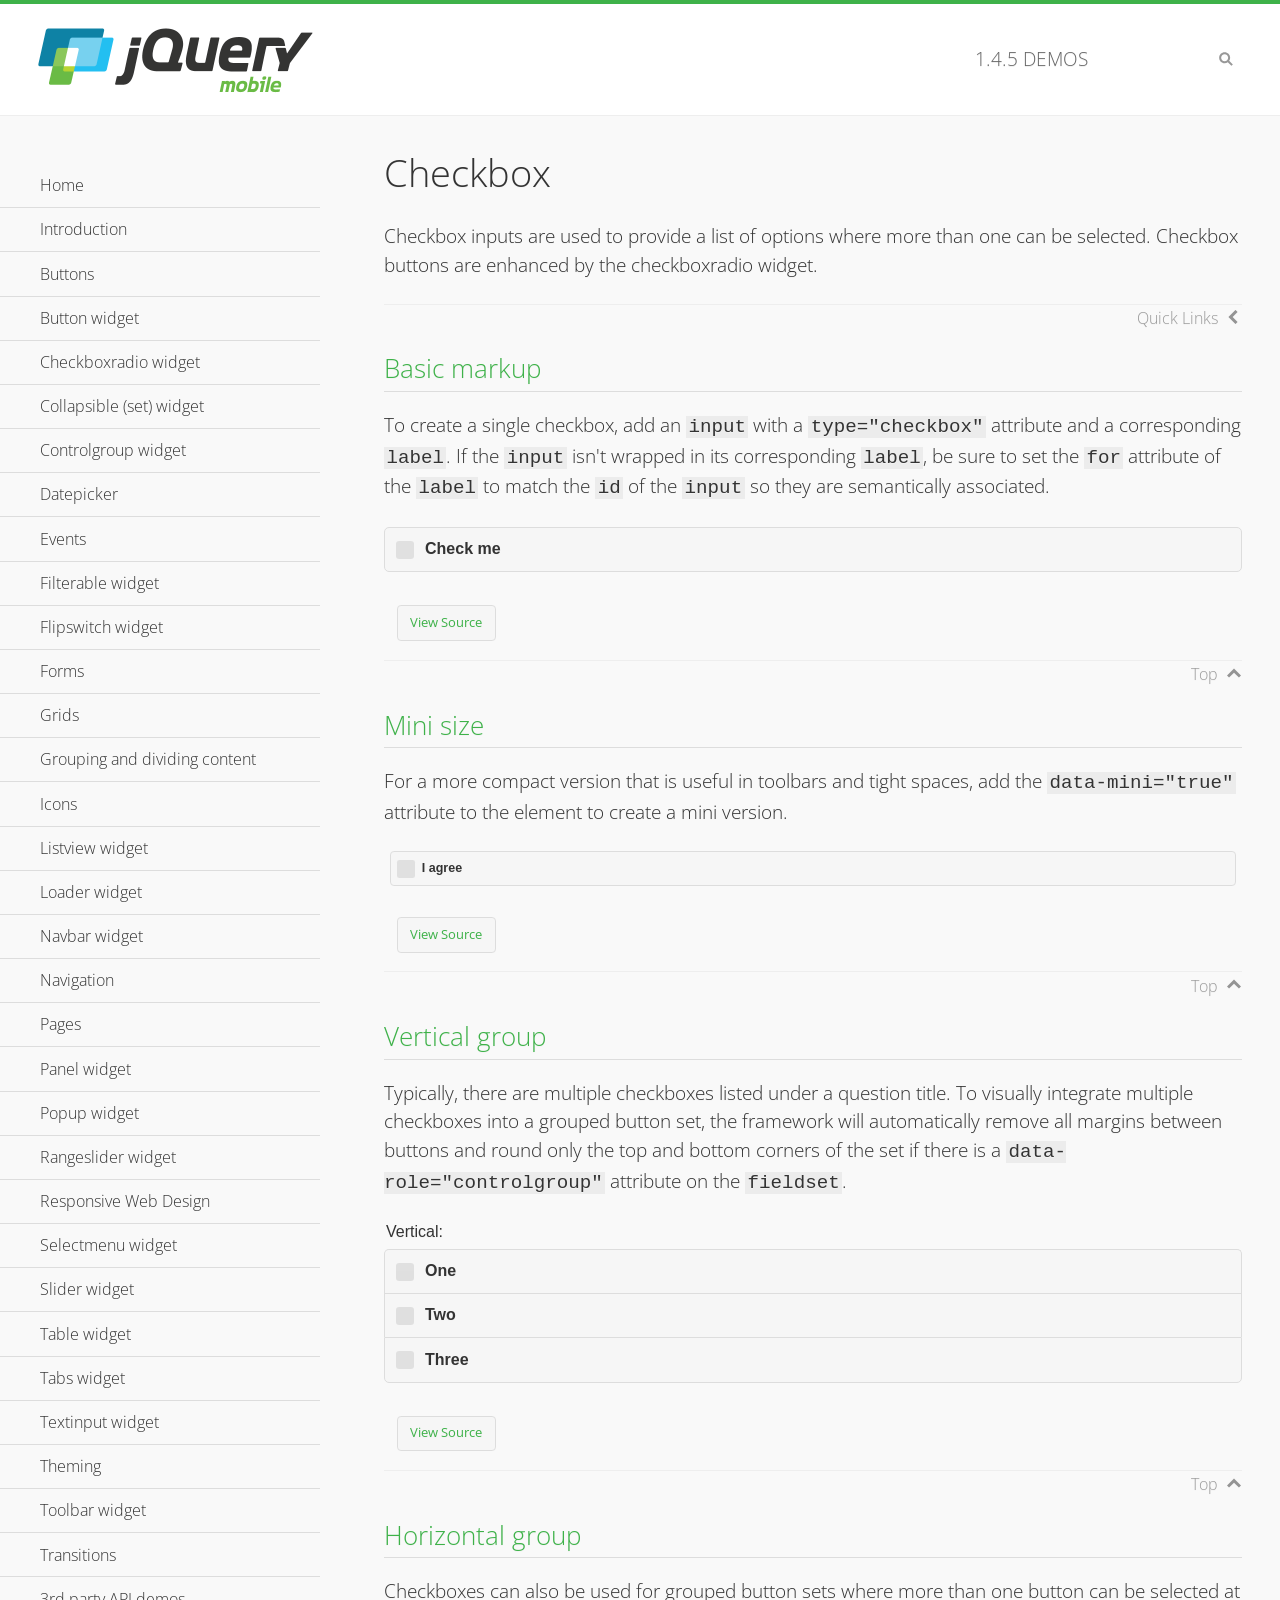
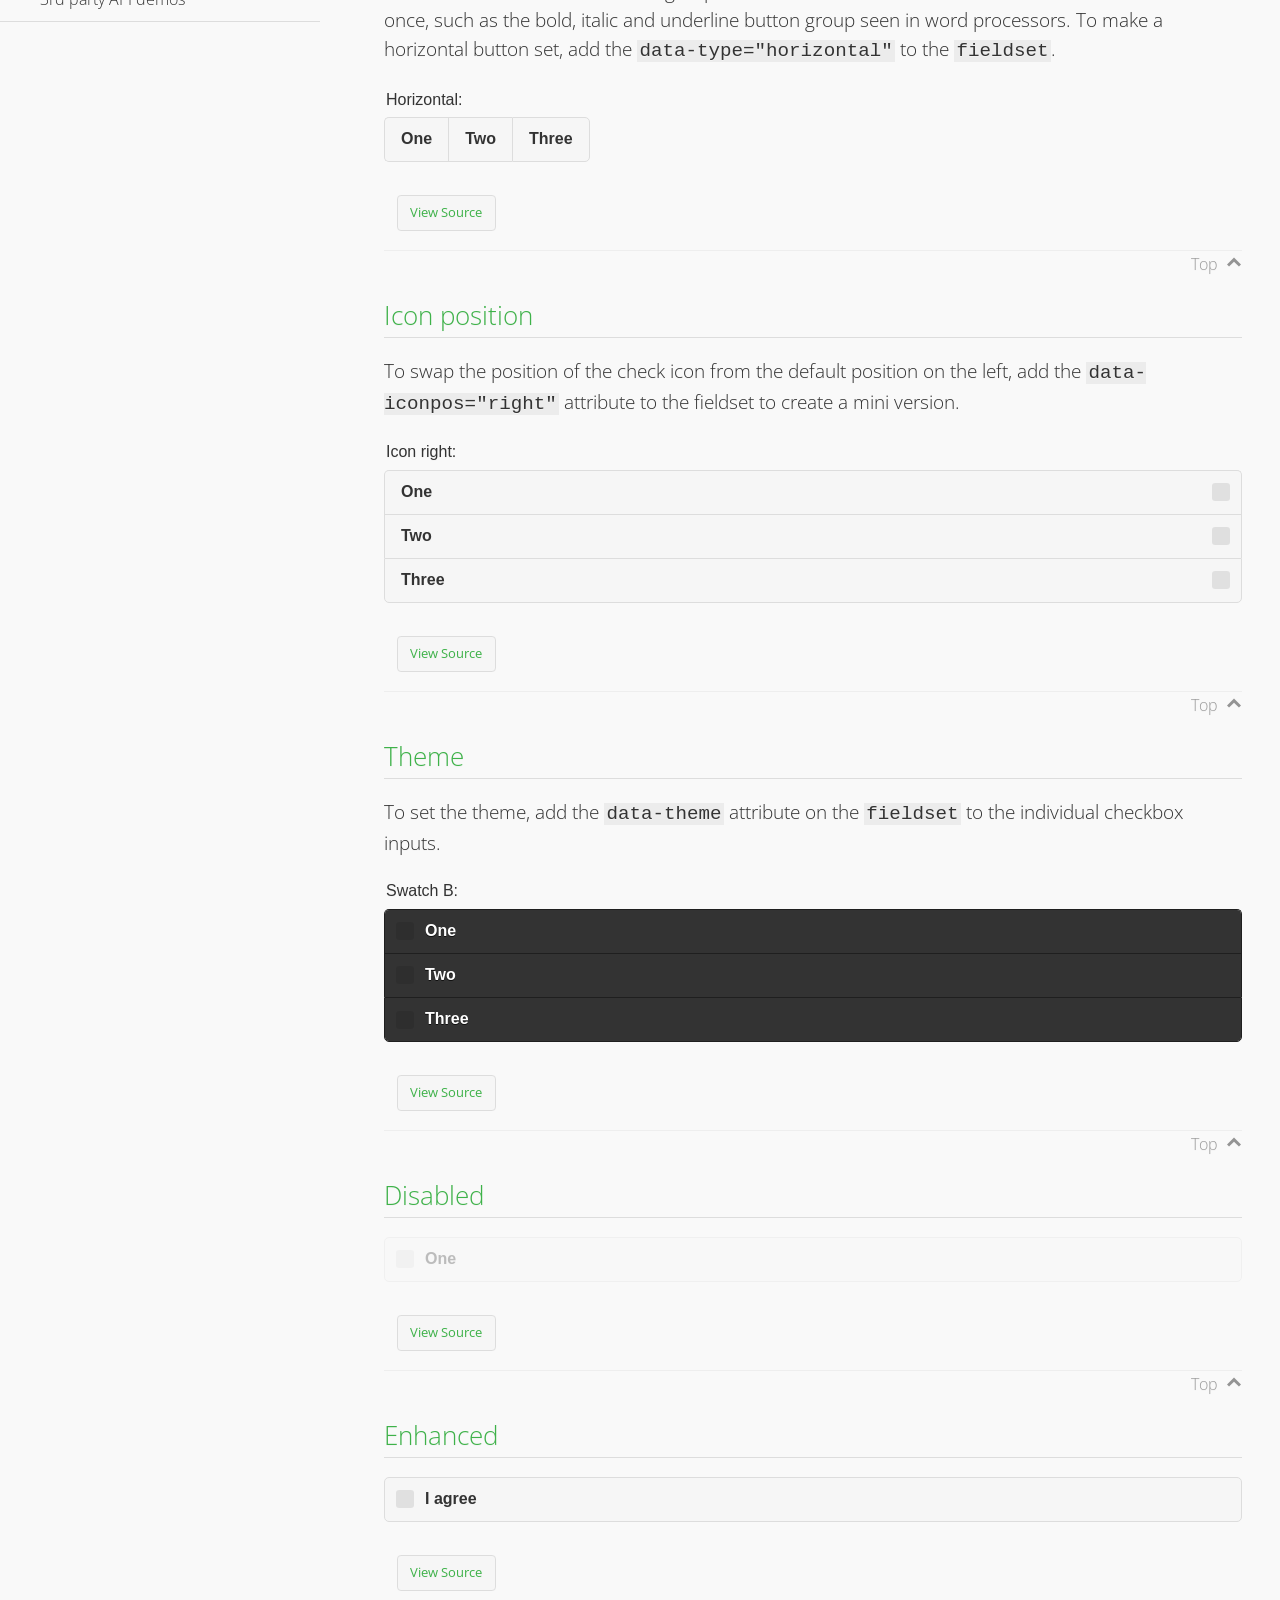
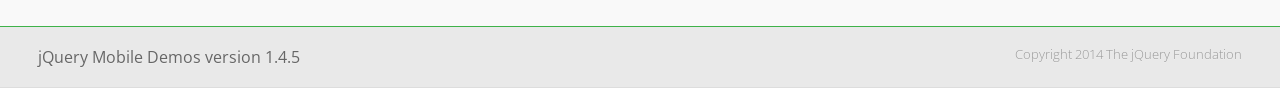
<file: jquery/demos/checkboxradio-checkbox/index.html>
<!DOCTYPE html>
<html>
<head>
	<meta charset="utf-8">
	<meta name="viewport" content="width=device-width, initial-scale=1">
	<title>Checkbox - jQuery Mobile Demos</title>
	<link rel="shortcut icon" href="../favicon.ico">
	<link rel="stylesheet" href="http://fonts.googleapis.com/css?family=Open+Sans:300,400,700">
	<link rel="stylesheet" href="../css/themes/default/jquery.mobile-1.4.5.min.css">
	<link rel="stylesheet" href="../_assets/css/jqm-demos.css">
	<script src="../js/jquery.js"></script>
	<script src="../_assets/js/index.js"></script>
	<script src="../js/jquery.mobile-1.4.5.min.js"></script>
</head>
<body>
<div data-role="page" class="jqm-demos" data-quicklinks="true">

	<div data-role="header" class="jqm-header">
		<h2><a href="../" title="jQuery Mobile Demos home"><img src="../_assets/img/jquery-logo.png" alt="jQuery Mobile"></a></h2>
		<p><span class="jqm-version"></span> Demos</p>
		<a href="#" class="jqm-navmenu-link ui-btn ui-btn-icon-notext ui-corner-all ui-icon-bars ui-nodisc-icon ui-alt-icon ui-btn-left">Menu</a>
		<a href="#" class="jqm-search-link ui-btn ui-btn-icon-notext ui-corner-all ui-icon-search ui-nodisc-icon ui-alt-icon ui-btn-right">Search</a>
	</div><!-- /header -->

	<div role="main" class="ui-content jqm-content">

		<h1>Checkbox</h1>

		<p>Checkbox inputs are used to provide a list of options where more than one can be selected. Checkbox buttons are enhanced by the checkboxradio widget.</p>

		<h2>Basic markup</h2>

		<p>To create a single checkbox, add an <code>input</code> with a <code>type="checkbox"</code> attribute and a corresponding <code>label</code>. If the <code>input</code> isn't wrapped in its corresponding <code>label</code>, be sure to set the <code>for</code> attribute of the <code>label</code> to match the <code>id</code> of the <code>input</code> so they are semantically associated.</p>

		<div data-demo-html="true">
			<form>
				<label>
					<input type="checkbox" name="checkbox-0 ">Check me
				</label>
			</form>
		</div><!--/demo-html -->

		<h2>Mini size</h2>

		<p>For a more compact version that is useful in toolbars and tight spaces, add the <code>data-mini="true"</code> attribute to the element to create a mini version. </p>

		<div data-demo-html="true">
			<form>
				<input type="checkbox" name="checkbox-mini-0" id="checkbox-mini-0" data-mini="true">
				<label for="checkbox-mini-0">I agree</label>
			</form>
		</div><!--/demo-html -->

		<h2>Vertical group</h2>

		<p>Typically, there are multiple checkboxes listed under a question title. To visually integrate multiple checkboxes into a grouped button set, the framework will automatically remove all margins between buttons and round only the top and bottom corners of the set if there is a <code> data-role="controlgroup"</code> attribute on the <code>fieldset</code>.</p>

		<div data-demo-html="true">
			<form>
				<fieldset data-role="controlgroup">
					<legend>Vertical:</legend>
					<input type="checkbox" name="checkbox-v-2a" id="checkbox-v-2a">
					<label for="checkbox-v-2a">One</label>
					<input type="checkbox" name="checkbox-v-2b" id="checkbox-v-2b">
					<label for="checkbox-v-2b">Two</label>
					<input type="checkbox" name="checkbox-v-2c" id="checkbox-v-2c">
					<label for="checkbox-v-2c">Three</label>
				</fieldset>
			</form>
		</div><!--/demo-html -->

		<h2>Horizontal group</h2>

		<p>Checkboxes can also be used for grouped button sets where more than one button can be selected at once, such as the bold, italic and underline button group seen in word processors. To make a horizontal button set, add the <code> data-type="horizontal"</code> to the <code>fieldset</code>.</p>

		<div data-demo-html="true">
			<form>
				<fieldset data-role="controlgroup" data-type="horizontal">
					<legend>Horizontal:</legend>
					<input type="checkbox" name="checkbox-h-2a" id="checkbox-h-2a">
					<label for="checkbox-h-2a">One</label>
					<input type="checkbox" name="checkbox-h-2b" id="checkbox-h-2b">
					<label for="checkbox-h-2b">Two</label>
					<input type="checkbox" name="checkbox-h-2c" id="checkbox-h-2c">
					<label for="checkbox-h-2c">Three</label>
				</fieldset>
			</form>
		</div><!--/demo-html -->

		<h2>Icon position</h2>

		<p>To swap the position of the check icon from the default position on the left, add the <code>data-iconpos="right"</code> attribute to the fieldset to create a mini version. </p>

		<div data-demo-html="true">
			<form>
				<fieldset data-role="controlgroup" data-iconpos="right">
					<legend>Icon right:</legend>
					<input type="checkbox" name="checkbox-h-6a" id="checkbox-h-6a">
					<label for="checkbox-h-6a">One</label>
					<input type="checkbox" name="checkbox-h-6b" id="checkbox-h-6b">
					<label for="checkbox-h-6b">Two</label>
					<input type="checkbox" name="checkbox-h-6c" id="checkbox-h-6c">
					<label for="checkbox-h-6c">Three</label>
				</fieldset>
			</form>
		</div><!--/demo-html -->

		<h2>Theme</h2>

		<p>To set the theme, add the <code>data-theme</code> attribute on the <code>fieldset</code> to the individual checkbox inputs.</p>

		<div data-demo-html="true">
			<form>
				<fieldset data-role="controlgroup">
					<legend>Swatch B:</legend>
					<input type="checkbox" name="checkbox-t-2a" id="checkbox-t-2a" data-theme="b">
					<label for="checkbox-t-2a">One</label>
					<input type="checkbox" name="checkbox-t-2b" id="checkbox-t-2b" data-theme="b">
					<label for="checkbox-t-2b">Two</label>
					<input type="checkbox" name="checkbox-t-2c" id="checkbox-t-2c" data-theme="b">
					<label for="checkbox-t-2c">Three</label>
				</fieldset>
			</form>
		</div><!--/demo-html -->

		<h2>Disabled</h2>

		<div data-demo-html="true">
			<form>
				<input disabled type="checkbox" name="checkbox-t-3a" id="checkbox-t-3a" data-theme="a">
				<label for="checkbox-t-3a">One</label>
			</form>
		</div><!--/demo-html -->

		<h2>Enhanced</h2>

		<div data-demo-html="true">
			<div class="ui-checkbox">
				<label for="checkbox-enhanced" class="ui-btn ui-corner-all ui-btn-inherit ui-btn-icon-left ui-checkbox-off">I agree</label>
				<input type="checkbox" name="checkbox-enhanced" id="checkbox-enhanced" data-enhanced="true">
			</div>
		</div><!--/demo-html -->

	</div><!-- /content -->
	    <div data-role="panel" class="jqm-navmenu-panel" data-position="left" data-display="overlay" data-theme="a">
	    	<ul class="jqm-list ui-alt-icon ui-nodisc-icon">
<li data-filtertext="demos homepage" data-icon="home"><a href=".././">Home</a></li>
<li data-filtertext="introduction overview getting started"><a href="../intro/" data-ajax="false">Introduction</a></li>
<li data-filtertext="buttons button markup buttonmarkup method anchor link button element"><a href="../button-markup/" data-ajax="false">Buttons</a></li>
<li data-filtertext="form button widget input button submit reset"><a href="../button/" data-ajax="false">Button widget</a></li>
<li data-role="collapsible" data-enhanced="true" data-collapsed-icon="carat-d" data-expanded-icon="carat-u" data-iconpos="right" data-inset="false" class="ui-collapsible ui-collapsible-themed-content ui-collapsible-collapsed">
	<h3 class="ui-collapsible-heading ui-collapsible-heading-collapsed">
		<a href="#" class="ui-collapsible-heading-toggle ui-btn ui-btn-icon-right ui-btn-inherit ui-icon-carat-d">
		    Checkboxradio widget<span class="ui-collapsible-heading-status"> click to expand contents</span>
		</a>
	</h3>
	<div class="ui-collapsible-content ui-body-inherit ui-collapsible-content-collapsed" aria-hidden="true">
		<ul>
			<li data-filtertext="form checkboxradio widget checkbox input checkboxes controlgroups"><a href="../checkboxradio-checkbox/" data-ajax="false">Checkboxes</a></li>
			<li data-filtertext="form checkboxradio widget radio input radio buttons controlgroups"><a href="../checkboxradio-radio/" data-ajax="false">Radio buttons</a></li>
		</ul>
	</div>
</li>
<li data-role="collapsible" data-enhanced="true" data-collapsed-icon="carat-d" data-expanded-icon="carat-u" data-iconpos="right" data-inset="false" class="ui-collapsible ui-collapsible-themed-content ui-collapsible-collapsed">
	<h3 class="ui-collapsible-heading ui-collapsible-heading-collapsed">
		<a href="#" class="ui-collapsible-heading-toggle ui-btn ui-btn-icon-right ui-btn-inherit ui-icon-carat-d">
			Collapsible (set) widget<span class="ui-collapsible-heading-status"> click to expand contents</span>
		</a>
	</h3>
	<div class="ui-collapsible-content ui-body-inherit ui-collapsible-content-collapsed" aria-hidden="true">
		<ul>
			<li data-filtertext="collapsibles content formatting"><a href="../collapsible/" data-ajax="false">Collapsible</a></li>
			<li data-filtertext="dynamic collapsible set accordion append expand"><a href="../collapsible-dynamic/" data-ajax="false">Dynamic collapsibles</a></li>
			<li data-filtertext="accordions collapsible set widget content formatting grouped collapsibles"><a href="../collapsibleset/" data-ajax="false">Collapsible set</a></li>
		</ul>
	</div>
</li>
<li data-role="collapsible" data-enhanced="true" data-collapsed-icon="carat-d" data-expanded-icon="carat-u" data-iconpos="right" data-inset="false" class="ui-collapsible ui-collapsible-themed-content ui-collapsible-collapsed">
	<h3 class="ui-collapsible-heading ui-collapsible-heading-collapsed">
		<a href="#" class="ui-collapsible-heading-toggle ui-btn ui-btn-icon-right ui-btn-inherit ui-icon-carat-d">
			Controlgroup widget<span class="ui-collapsible-heading-status"> click to expand contents</span>
		</a>
	</h3>
	<div class="ui-collapsible-content ui-body-inherit ui-collapsible-content-collapsed" aria-hidden="true">
		<ul>
			<li data-filtertext="controlgroups selectmenu checkboxradio input grouped buttons horizontal vertical"><a href="../controlgroup/" data-ajax="false">Controlgroup</a></li>
			<li data-filtertext="dynamic controlgroup dynamically add buttons"><a href="../controlgroup-dynamic/" data-ajax="false">Dynamic controlgroups</a></li>
		</ul>
	</div>
</li>
<li data-filtertext="form datepicker widget date input"><a href="../datepicker/" data-ajax="false">Datepicker</a></li>
<li data-role="collapsible" data-enhanced="true" data-collapsed-icon="carat-d" data-expanded-icon="carat-u" data-iconpos="right" data-inset="false" class="ui-collapsible ui-collapsible-themed-content ui-collapsible-collapsed">
	<h3 class="ui-collapsible-heading ui-collapsible-heading-collapsed">
		<a href="#" class="ui-collapsible-heading-toggle ui-btn ui-btn-icon-right ui-btn-inherit ui-icon-carat-d">
			Events<span class="ui-collapsible-heading-status"> click to expand contents</span>
		</a>
	</h3>
	<div class="ui-collapsible-content ui-body-inherit ui-collapsible-content-collapsed" aria-hidden="true">
		<ul>
			<li data-filtertext="swipe to delete list items listviews swipe events"><a href="../swipe-list/" data-ajax="false">Swipe list items</a></li>
			<li data-filtertext="swipe to navigate swipe page navigation swipe events"><a href="../swipe-page/" data-ajax="false">Swipe page navigation</a></li>
		</ul>
	</div>
</li>
<li data-filtertext="filterable filter elements sorting searching listview table"><a href="../filterable/" data-ajax="false">Filterable widget</a></li>
<li data-filtertext="form flipswitch widget flip toggle switch binary select checkbox input"><a href="../flipswitch/" data-ajax="false">Flipswitch widget</a></li>
<li data-role="collapsible" data-enhanced="true" data-collapsed-icon="carat-d" data-expanded-icon="carat-u" data-iconpos="right" data-inset="false" class="ui-collapsible ui-collapsible-themed-content ui-collapsible-collapsed">
	<h3 class="ui-collapsible-heading ui-collapsible-heading-collapsed">
		<a href="#" class="ui-collapsible-heading-toggle ui-btn ui-btn-icon-right ui-btn-inherit ui-icon-carat-d">
			Forms<span class="ui-collapsible-heading-status"> click to expand contents</span>
		</a>
	</h3>
	<div class="ui-collapsible-content ui-body-inherit ui-collapsible-content-collapsed" aria-hidden="true">
		<ul>
			<li data-filtertext="forms text checkbox radio range button submit reset inputs selects textarea slider flipswitch label form elements"><a href="../forms/" data-ajax="false">Forms</a></li>
			<li data-filtertext="form hide labels hidden accessible ui-hidden-accessible forms"><a href="../forms-label-hidden-accessible/" data-ajax="false">Hide labels</a></li>
			<li data-filtertext="form field containers fieldcontain ui-field-contain forms"><a href="../forms-field-contain/" data-ajax="false">Field containers</a></li>
			<li data-filtertext="forms disabled form elements"><a href="../forms-disabled/" data-ajax="false">Forms disabled</a></li>
			<li data-filtertext="forms gallery examples overview forms text checkbox radio range button submit reset inputs selects textarea slider flipswitch label form elements"><a href="../forms-gallery/" data-ajax="false">Forms gallery</a></li>
		</ul>
	</div>
</li>
<li data-role="collapsible" data-enhanced="true" data-collapsed-icon="carat-d" data-expanded-icon="carat-u" data-iconpos="right" data-inset="false" class="ui-collapsible ui-collapsible-themed-content ui-collapsible-collapsed">
	<h3 class="ui-collapsible-heading ui-collapsible-heading-collapsed">
		<a href="#" class="ui-collapsible-heading-toggle ui-btn ui-btn-icon-right ui-btn-inherit ui-icon-carat-d">
			Grids<span class="ui-collapsible-heading-status"> click to expand contents</span>
		</a>
	</h3>
	<div class="ui-collapsible-content ui-body-inherit ui-collapsible-content-collapsed" aria-hidden="true">
		<ul>
			<li data-filtertext="grids columns blocks content formatting rwd responsive css framework"><a href="../grids/" data-ajax="false">Grids</a></li>
			<li data-filtertext="buttons in grids css framework"><a href="../grids-buttons/" data-ajax="false">Buttons in grids</a></li>
			<li data-filtertext="custom responsive grids rwd css framework"><a href="../grids-custom-responsive/" data-ajax="false">Custom responsive grids</a></li>
		</ul>
	</div>
</li>
<li data-filtertext="blocks content formatting sections heading"><a href="../body-bar-classes/" data-ajax="false">Grouping and dividing content</a></li>
<li data-role="collapsible" data-enhanced="true" data-collapsed-icon="carat-d" data-expanded-icon="carat-u" data-iconpos="right" data-inset="false" class="ui-collapsible ui-collapsible-themed-content ui-collapsible-collapsed">
	<h3 class="ui-collapsible-heading ui-collapsible-heading-collapsed">
		<a href="#" class="ui-collapsible-heading-toggle ui-btn ui-btn-icon-right ui-btn-inherit ui-icon-carat-d">
			Icons<span class="ui-collapsible-heading-status"> click to expand contents</span>
		</a>
	</h3>
	<div class="ui-collapsible-content ui-body-inherit ui-collapsible-content-collapsed" aria-hidden="true">
		<ul>
			<li data-filtertext="button icons svg disc alt custom icon position"><a href="../icons/" data-ajax="false">Icons</a></li>
			<li data-filtertext=""><a href="../icons-grunticon/" data-ajax="false">Grunticon loader</a></li>
		</ul>
	</div>
</li>
<li data-role="collapsible" data-enhanced="true" data-collapsed-icon="carat-d" data-expanded-icon="carat-u" data-iconpos="right" data-inset="false" class="ui-collapsible ui-collapsible-themed-content ui-collapsible-collapsed">
	<h3 class="ui-collapsible-heading ui-collapsible-heading-collapsed">
		<a href="#" class="ui-collapsible-heading-toggle ui-btn ui-btn-icon-right ui-btn-inherit ui-icon-carat-d">
			Listview widget<span class="ui-collapsible-heading-status"> click to expand contents</span>
		</a>
	</h3>
	<div class="ui-collapsible-content ui-body-inherit ui-collapsible-content-collapsed" aria-hidden="true">
		<ul>
			<li data-filtertext="listview widget thumbnails icons nested split button collapsible ul ol"><a href="../listview/" data-ajax="false">Listview</a></li>
			<li data-filtertext="autocomplete filterable reveal listview filtertextbeforefilter placeholder"><a href="../listview-autocomplete/" data-ajax="false">Listview autocomplete</a></li>
			<li data-filtertext="autocomplete filterable reveal listview remote data filtertextbeforefilter placeholder"><a href="../listview-autocomplete-remote/" data-ajax="false">Listview autocomplete remote data</a></li>
			<li data-filtertext="autodividers anchor jump scroll linkbars listview lists ul ol"><a href="../listview-autodividers-linkbar/" data-ajax="false">Listview autodividers linkbar</a></li>
			<li data-filtertext="listview autodividers selector autodividersselector lists ul ol"><a href="../listview-autodividers-selector/" data-ajax="false">Listview autodividers selector</a></li>
			<li data-filtertext="listview nested list items"><a href="../listview-nested-lists/" data-ajax="false">Nested Listviews</a></li>
			<li data-filtertext="listview collapsible list items flat"><a href="../listview-collapsible-item-flat/" data-ajax="false">Listview collapsible list items (flat)</a></li>
			<li data-filtertext="listview collapsible list indented"><a href="../listview-collapsible-item-indented/" data-ajax="false">Listview collapsible list items (indented)</a></li>
			<li data-filtertext="grid listview responsive grids responsive listviews lists ul"><a href="../listview-grid/" data-ajax="false">Listview responsive grid</a></li>
		</ul>
	</div>
</li>
<li data-filtertext="loader widget page loading navigation overlay spinner"><a href="../loader/" data-ajax="false">Loader widget</a></li>
<li data-filtertext="navbar widget navmenu toolbars header footer"><a href="../navbar/" data-ajax="false">Navbar widget</a></li>
<li data-role="collapsible" data-enhanced="true" data-collapsed-icon="carat-d" data-expanded-icon="carat-u" data-iconpos="right" data-inset="false" class="ui-collapsible ui-collapsible-themed-content ui-collapsible-collapsed">
	<h3 class="ui-collapsible-heading ui-collapsible-heading-collapsed">
		<a href="#" class="ui-collapsible-heading-toggle ui-btn ui-btn-icon-right ui-btn-inherit ui-icon-carat-d">
			Navigation<span class="ui-collapsible-heading-status"> click to expand contents</span>
		</a>
	</h3>
	<div class="ui-collapsible-content ui-body-inherit ui-collapsible-content-collapsed" aria-hidden="true">
		<ul>
			<li data-filtertext="ajax navigation navigate widget history event method"><a href="../navigation/" data-ajax="false">Navigation</a></li>
			<li data-filtertext="linking pages page links navigation ajax prefetch cache"><a href="../navigation-linking-pages/" data-ajax="false">Linking pages</a></li>
			<!-- <li data-filtertext="php redirect server redirection server-side navigation"><a href="../navigation-php-redirect/" data-ajax="false">PHP redirect demo</a></li>-->
			<li data-filtertext="navigation redirection hash query"><a href="../navigation-hash-processing/" data-ajax="false">Hash processing demo</a></li>
			<li data-filtertext="navigation redirection hash query"><a href="../page-events/" data-ajax="false">Page Navigation Events</a></li>
		</ul>
	</div>
</li>
<li data-role="collapsible" data-enhanced="true" data-collapsed-icon="carat-d" data-expanded-icon="carat-u" data-iconpos="right" data-inset="false" class="ui-collapsible ui-collapsible-themed-content ui-collapsible-collapsed">
	<h3 class="ui-collapsible-heading ui-collapsible-heading-collapsed">
		<a href="#" class="ui-collapsible-heading-toggle ui-btn ui-btn-icon-right ui-btn-inherit ui-icon-carat-d">
			Pages<span class="ui-collapsible-heading-status"> click to expand contents</span>
		</a>
	</h3>
	<div class="ui-collapsible-content ui-body-inherit ui-collapsible-content-collapsed" aria-hidden="true">
		<ul>
			<li data-filtertext="pages page widget ajax navigation"><a href="../pages/" data-ajax="false">Pages</a></li>
			<li data-filtertext="single page"><a href="../pages-single-page/" data-ajax="false">Single page</a></li>
			<li data-filtertext="multipage multi-page page"><a href="../pages-multi-page/" data-ajax="false">Multi-page template</a></li>
			<li data-filtertext="dialog page widget modal popup"><a href="../pages-dialog/" data-ajax="false">Dialog page</a></li>
		</ul>
	</div>
</li>
<li data-role="collapsible" data-enhanced="true" data-collapsed-icon="carat-d" data-expanded-icon="carat-u" data-iconpos="right" data-inset="false" class="ui-collapsible ui-collapsible-themed-content ui-collapsible-collapsed">
	<h3 class="ui-collapsible-heading ui-collapsible-heading-collapsed">
		<a href="#" class="ui-collapsible-heading-toggle ui-btn ui-btn-icon-right ui-btn-inherit ui-icon-carat-d">
			Panel widget<span class="ui-collapsible-heading-status"> click to expand contents</span>
		</a>
	</h3>
	<div class="ui-collapsible-content ui-body-inherit ui-collapsible-content-collapsed" aria-hidden="true">
		<ul>
			<li data-filtertext="panel widget sliding panels reveal push overlay responsive"><a href="../panel/" data-ajax="false">Panel</a></li>
			<li data-filtertext=""><a href="../panel-external/" data-ajax="false">External panels</a></li>
			<li data-filtertext="panel "><a href="../panel-fixed/" data-ajax="false">Fixed panels</a></li>
			<li data-filtertext="panel slide panels sliding panels shadow rwd responsive breakpoint"><a href="../panel-responsive/" data-ajax="false">Panels responsive</a></li>
			<li data-filtertext="panel custom style custom panel width reveal shadow listview panel styling page background wrapper"><a href="../panel-styling/" data-ajax="false">Custom panel style</a></li>
			<li data-filtertext="panel open on swipe"><a href="../panel-swipe-open/" data-ajax="false">Panel open on swipe</a></li>
			<li data-filtertext="panels outside page internal external toolbars"><a href="../panel-external-internal/" data-ajax="false">Panel external and internal</a></li>
		</ul>
	</div>
</li>
<li data-role="collapsible" data-enhanced="true" data-collapsed-icon="carat-d" data-expanded-icon="carat-u" data-iconpos="right" data-inset="false" class="ui-collapsible ui-collapsible-themed-content ui-collapsible-collapsed">
	<h3 class="ui-collapsible-heading ui-collapsible-heading-collapsed">
		<a href="#" class="ui-collapsible-heading-toggle ui-btn ui-btn-icon-right ui-btn-inherit ui-icon-carat-d">
			Popup widget<span class="ui-collapsible-heading-status"> click to expand contents</span>
		</a>
	</h3>
	<div class="ui-collapsible-content ui-body-inherit ui-collapsible-content-collapsed" aria-hidden="true">
		<ul>
			<li data-filtertext="popup widget popups dialog modal transition tooltip lightbox form overlay screen flip pop fade transition"><a href="../popup/" data-ajax="false">Popup</a></li>
			<li data-filtertext="popup alignment position"><a href="../popup-alignment/" data-ajax="false">Popup alignment</a></li>
			<li data-filtertext="popup arrow size popups popover"><a href="../popup-arrow-size/" data-ajax="false">Popup arrow size</a></li>
			<li data-filtertext="dynamic popups popup images lightbox"><a href="../popup-dynamic/" data-ajax="false">Dynamic popups</a></li>
			<li data-filtertext="popups with iframes scaling"><a href="../popup-iframe/" data-ajax="false">Popups with iframes</a></li>
			<li data-filtertext="popup image scaling"><a href="../popup-image-scaling/" data-ajax="false">Popup image scaling</a></li>
			<li data-filtertext="external popup outside multi-page"><a href="../popup-outside-multipage/" data-ajax="false">Popup outside multi-page</a></li>
		</ul>
	</div>
</li>
<li data-filtertext="form rangeslider widget dual sliders dual handle sliders range input"><a href="../rangeslider/" data-ajax="false">Rangeslider widget</a></li>
<li data-filtertext="responsive web design rwd adaptive progressive enhancement PE accessible mobile breakpoints media query media queries"><a href="../rwd/" data-ajax="false">Responsive Web Design</a></li>
<li data-role="collapsible" data-enhanced="true" data-collapsed-icon="carat-d" data-expanded-icon="carat-u" data-iconpos="right" data-inset="false" class="ui-collapsible ui-collapsible-themed-content ui-collapsible-collapsed">
	<h3 class="ui-collapsible-heading ui-collapsible-heading-collapsed">
		<a href="#" class="ui-collapsible-heading-toggle ui-btn ui-btn-icon-right ui-btn-inherit ui-icon-carat-d">
			Selectmenu widget<span class="ui-collapsible-heading-status"> click to expand contents</span>
		</a>
	</h3>
	<div class="ui-collapsible-content ui-body-inherit ui-collapsible-content-collapsed" aria-hidden="true">
		<ul>
			<li data-filtertext="form selectmenu widget select input custom select menu selects"><a href="../selectmenu/" data-ajax="false">Selectmenu</a></li>
			<li data-filtertext="form custom select menu selectmenu widget custom menu option optgroup multiple selects"><a href="../selectmenu-custom/" data-ajax="false">Custom select menu</a></li>
			<li data-filtertext="filterable select filter popup dialog"><a href="../selectmenu-custom-filter/" data-ajax="false">Custom select menu with filter</a></li>
		</ul>
	</div>
</li>
<li data-role="collapsible" data-enhanced="true" data-collapsed-icon="carat-d" data-expanded-icon="carat-u" data-iconpos="right" data-inset="false" class="ui-collapsible ui-collapsible-themed-content ui-collapsible-collapsed">
	<h3 class="ui-collapsible-heading ui-collapsible-heading-collapsed">
		<a href="#" class="ui-collapsible-heading-toggle ui-btn ui-btn-icon-right ui-btn-inherit ui-icon-carat-d">
			Slider widget<span class="ui-collapsible-heading-status"> click to expand contents</span>
		</a>
	</h3>
	<div class="ui-collapsible-content ui-body-inherit ui-collapsible-content-collapsed" aria-hidden="true">
		<ul>
			<li data-filtertext="form slider widget range input single sliders"><a href="../slider/" data-ajax="false">Slider</a></li>
			<li data-filtertext="form slider widget flipswitch slider binary select flip toggle switch"><a href="../slider-flipswitch/" data-ajax="false">Slider flip toggle switch</a></li>
			<li data-filtertext="form slider tooltip handle value input range sliders"><a href="../slider-tooltip/" data-ajax="false">Slider tooltip</a></li>
		</ul>
	</div>
</li>
<li data-role="collapsible" data-enhanced="true" data-collapsed-icon="carat-d" data-expanded-icon="carat-u" data-iconpos="right" data-inset="false" class="ui-collapsible ui-collapsible-themed-content ui-collapsible-collapsed">
	<h3 class="ui-collapsible-heading ui-collapsible-heading-collapsed">
		<a href="#" class="ui-collapsible-heading-toggle ui-btn ui-btn-icon-right ui-btn-inherit ui-icon-carat-d">
			Table widget<span class="ui-collapsible-heading-status"> click to expand contents</span>
		</a>
	</h3>
	<div class="ui-collapsible-content ui-body-inherit ui-collapsible-content-collapsed" aria-hidden="true">
		<ul>
			<li data-filtertext="table widget reflow column toggle th td responsive tables rwd hide show tabular"><a href="../table-column-toggle/" data-ajax="false">Table Column Toggle</a></li>
			<li data-filtertext="table column toggle phone comparison demo"><a href="../table-column-toggle-example/" data-ajax="false">Table Column Toggle demo</a></li>
			<li data-filtertext="responsive tables table column toggle heading groups rwd breakpoint"><a href="../table-column-toggle-heading-groups/" data-ajax="false">Table Column Toggle heading groups</a></li>
			<li data-filtertext="responsive tables table column toggle hide rwd breakpoint customization options"><a href="../table-column-toggle-options/" data-ajax="false">Table Column Toggle options</a></li>
			<li data-filtertext="table reflow th td responsive rwd columns tabular"><a href="../table-reflow/" data-ajax="false">Table Reflow</a></li>
			<li data-filtertext="responsive tables table reflow heading groups rwd breakpoint"><a href="../table-reflow-heading-groups/" data-ajax="false">Table Reflow heading groups</a></li>
			<li data-filtertext="responsive tables table reflow stripes strokes table style"><a href="../table-reflow-stripes-strokes/" data-ajax="false">Table Reflow stripes and strokes</a></li>
			<li data-filtertext="responsive tables table reflow stack custom styles"><a href="../table-reflow-styling/" data-ajax="false">Table Reflow custom styles</a></li>
		</ul>
	</div>
</li>
<li data-filtertext="ui tabs widget"><a href="../tabs/" data-ajax="false">Tabs widget</a></li>
<li data-filtertext="form textinput widget text input textarea number date time tel email file color password"><a href="../textinput/" data-ajax="false">Textinput widget</a></li>
<li data-role="collapsible" data-enhanced="true" data-collapsed-icon="carat-d" data-expanded-icon="carat-u" data-iconpos="right" data-inset="false" class="ui-collapsible ui-collapsible-themed-content ui-collapsible-collapsed">
	<h3 class="ui-collapsible-heading ui-collapsible-heading-collapsed">
		<a href="#" class="ui-collapsible-heading-toggle ui-btn ui-btn-icon-right ui-btn-inherit ui-icon-carat-d">
			Theming<span class="ui-collapsible-heading-status"> click to expand contents</span>
		</a>
	</h3>
	<div class="ui-collapsible-content ui-body-inherit ui-collapsible-content-collapsed" aria-hidden="true">
		<ul>
			<li data-filtertext="default theme swatches theming style css"><a href="../theme-default/" data-ajax="false">Default theme</a></li>
			<li data-filtertext="classic theme old theme swatches theming style css"><a href="../theme-classic/" data-ajax="false">Classic theme</a></li>
		</ul>
	</div>
</li>
<li data-role="collapsible" data-enhanced="true" data-collapsed-icon="carat-d" data-expanded-icon="carat-u" data-iconpos="right" data-inset="false" class="ui-collapsible ui-collapsible-themed-content ui-collapsible-collapsed">
	<h3 class="ui-collapsible-heading ui-collapsible-heading-collapsed">
		<a href="#" class="ui-collapsible-heading-toggle ui-btn ui-btn-icon-right ui-btn-inherit ui-icon-carat-d">
			Toolbar widget<span class="ui-collapsible-heading-status"> click to expand contents</span>
		</a>
	</h3>
	<div class="ui-collapsible-content ui-body-inherit ui-collapsible-content-collapsed" aria-hidden="true">
		<ul>
			<li data-filtertext="toolbar widget header footer toolbars fixed fullscreen external sections"><a href="../toolbar/" data-ajax="false">Toolbar</a></li>
			<li data-filtertext="dynamic toolbars dynamically add toolbar header footer"><a href="../toolbar-dynamic/" data-ajax="false">Dynamic toolbars</a></li>
			<li data-filtertext="external toolbars header footer"><a href="../toolbar-external/" data-ajax="false">External toolbars</a></li>
			<li data-filtertext="fixed toolbars header footer"><a href="../toolbar-fixed/" data-ajax="false">Fixed toolbars</a></li>
			<li data-filtertext="fixed fullscreen toolbars header footer"><a href="../toolbar-fixed-fullscreen/" data-ajax="false">Fullscreen toolbars</a></li>
			<li data-filtertext="external fixed toolbars header footer"><a href="../toolbar-fixed-external/" data-ajax="false">Fixed external toolbars</a></li>
			<li data-filtertext="external persistent toolbars header footer navbar navmenu"><a href="../toolbar-fixed-persistent/" data-ajax="false">Persistent toolbars</a></li>
			<li data-filtertext="external ajax optimized toolbars persistent toolbars header footer navbar"><a href="../toolbar-fixed-persistent-optimized/" data-ajax="false">Ajax optimized toolbars</a></li>
			<li data-filtertext="form in toolbars header footer"><a href="../toolbar-fixed-forms/" data-ajax="false">Form in toolbar</a></li>
		</ul>
	</div>
</li>
<li data-filtertext="page transitions animated pages popup navigation flip slide fade pop"><a href="../transitions/" data-ajax="false">Transitions</a></li>
<li data-role="collapsible" data-enhanced="true" data-collapsed-icon="carat-d" data-expanded-icon="carat-u" data-iconpos="right" data-inset="false" class="ui-collapsible ui-collapsible-themed-content ui-collapsible-collapsed">
	<h3 class="ui-collapsible-heading ui-collapsible-heading-collapsed">
		<a href="#" class="ui-collapsible-heading-toggle ui-btn ui-btn-icon-right ui-btn-inherit ui-icon-carat-d">
			3rd party API demos<span class="ui-collapsible-heading-status"> click to expand contents</span>
		</a>
	</h3>
	<div class="ui-collapsible-content ui-body-inherit ui-collapsible-content-collapsed" aria-hidden="true">
		<ul>
			<li data-filtertext="backbone requirejs navigation router"><a href="../backbone-requirejs/" data-ajax="false">Backbone RequireJS</a></li>
			<li data-filtertext="google maps geolocation demo"><a href="../map-geolocation/" data-ajax="false">Google Maps geolocation</a></li>
			<li data-filtertext="google maps hybrid"><a href="../map-list-toggle/" data-ajax="false">Google Maps list toggle</a></li>
		</ul>
	</div>
</li>



		     </ul>
		</div><!-- /panel -->


	<div data-role="footer" data-position="fixed" data-tap-toggle="false" class="jqm-footer">
		<p>jQuery Mobile Demos version <span class="jqm-version"></span></p>
		<p>Copyright 2014 The jQuery Foundation</p>
	</div><!-- /footer -->
	<!-- TODO: This should become an external panel so we can add input to markup (unique ID) -->
    <div data-role="panel" class="jqm-search-panel" data-position="right" data-display="overlay" data-theme="a">
		<div class="jqm-search">
			<ul class="jqm-list" data-filter-placeholder="Search demos..." data-filter-reveal="true">
<li data-filtertext="demos homepage" data-icon="home"><a href=".././">Home</a></li>
<li data-filtertext="introduction overview getting started"><a href="../intro/" data-ajax="false">Introduction</a></li>
<li data-filtertext="buttons button markup buttonmarkup method anchor link button element"><a href="../button-markup/" data-ajax="false">Buttons</a></li>
<li data-filtertext="form button widget input button submit reset"><a href="../button/" data-ajax="false">Button widget</a></li>
<li data-role="collapsible" data-enhanced="true" data-collapsed-icon="carat-d" data-expanded-icon="carat-u" data-iconpos="right" data-inset="false" class="ui-collapsible ui-collapsible-themed-content ui-collapsible-collapsed">
	<h3 class="ui-collapsible-heading ui-collapsible-heading-collapsed">
		<a href="#" class="ui-collapsible-heading-toggle ui-btn ui-btn-icon-right ui-btn-inherit ui-icon-carat-d">
		    Checkboxradio widget<span class="ui-collapsible-heading-status"> click to expand contents</span>
		</a>
	</h3>
	<div class="ui-collapsible-content ui-body-inherit ui-collapsible-content-collapsed" aria-hidden="true">
		<ul>
			<li data-filtertext="form checkboxradio widget checkbox input checkboxes controlgroups"><a href="../checkboxradio-checkbox/" data-ajax="false">Checkboxes</a></li>
			<li data-filtertext="form checkboxradio widget radio input radio buttons controlgroups"><a href="../checkboxradio-radio/" data-ajax="false">Radio buttons</a></li>
		</ul>
	</div>
</li>
<li data-role="collapsible" data-enhanced="true" data-collapsed-icon="carat-d" data-expanded-icon="carat-u" data-iconpos="right" data-inset="false" class="ui-collapsible ui-collapsible-themed-content ui-collapsible-collapsed">
	<h3 class="ui-collapsible-heading ui-collapsible-heading-collapsed">
		<a href="#" class="ui-collapsible-heading-toggle ui-btn ui-btn-icon-right ui-btn-inherit ui-icon-carat-d">
			Collapsible (set) widget<span class="ui-collapsible-heading-status"> click to expand contents</span>
		</a>
	</h3>
	<div class="ui-collapsible-content ui-body-inherit ui-collapsible-content-collapsed" aria-hidden="true">
		<ul>
			<li data-filtertext="collapsibles content formatting"><a href="../collapsible/" data-ajax="false">Collapsible</a></li>
			<li data-filtertext="dynamic collapsible set accordion append expand"><a href="../collapsible-dynamic/" data-ajax="false">Dynamic collapsibles</a></li>
			<li data-filtertext="accordions collapsible set widget content formatting grouped collapsibles"><a href="../collapsibleset/" data-ajax="false">Collapsible set</a></li>
		</ul>
	</div>
</li>
<li data-role="collapsible" data-enhanced="true" data-collapsed-icon="carat-d" data-expanded-icon="carat-u" data-iconpos="right" data-inset="false" class="ui-collapsible ui-collapsible-themed-content ui-collapsible-collapsed">
	<h3 class="ui-collapsible-heading ui-collapsible-heading-collapsed">
		<a href="#" class="ui-collapsible-heading-toggle ui-btn ui-btn-icon-right ui-btn-inherit ui-icon-carat-d">
			Controlgroup widget<span class="ui-collapsible-heading-status"> click to expand contents</span>
		</a>
	</h3>
	<div class="ui-collapsible-content ui-body-inherit ui-collapsible-content-collapsed" aria-hidden="true">
		<ul>
			<li data-filtertext="controlgroups selectmenu checkboxradio input grouped buttons horizontal vertical"><a href="../controlgroup/" data-ajax="false">Controlgroup</a></li>
			<li data-filtertext="dynamic controlgroup dynamically add buttons"><a href="../controlgroup-dynamic/" data-ajax="false">Dynamic controlgroups</a></li>
		</ul>
	</div>
</li>
<li data-filtertext="form datepicker widget date input"><a href="../datepicker/" data-ajax="false">Datepicker</a></li>
<li data-role="collapsible" data-enhanced="true" data-collapsed-icon="carat-d" data-expanded-icon="carat-u" data-iconpos="right" data-inset="false" class="ui-collapsible ui-collapsible-themed-content ui-collapsible-collapsed">
	<h3 class="ui-collapsible-heading ui-collapsible-heading-collapsed">
		<a href="#" class="ui-collapsible-heading-toggle ui-btn ui-btn-icon-right ui-btn-inherit ui-icon-carat-d">
			Events<span class="ui-collapsible-heading-status"> click to expand contents</span>
		</a>
	</h3>
	<div class="ui-collapsible-content ui-body-inherit ui-collapsible-content-collapsed" aria-hidden="true">
		<ul>
			<li data-filtertext="swipe to delete list items listviews swipe events"><a href="../swipe-list/" data-ajax="false">Swipe list items</a></li>
			<li data-filtertext="swipe to navigate swipe page navigation swipe events"><a href="../swipe-page/" data-ajax="false">Swipe page navigation</a></li>
		</ul>
	</div>
</li>
<li data-filtertext="filterable filter elements sorting searching listview table"><a href="../filterable/" data-ajax="false">Filterable widget</a></li>
<li data-filtertext="form flipswitch widget flip toggle switch binary select checkbox input"><a href="../flipswitch/" data-ajax="false">Flipswitch widget</a></li>
<li data-role="collapsible" data-enhanced="true" data-collapsed-icon="carat-d" data-expanded-icon="carat-u" data-iconpos="right" data-inset="false" class="ui-collapsible ui-collapsible-themed-content ui-collapsible-collapsed">
	<h3 class="ui-collapsible-heading ui-collapsible-heading-collapsed">
		<a href="#" class="ui-collapsible-heading-toggle ui-btn ui-btn-icon-right ui-btn-inherit ui-icon-carat-d">
			Forms<span class="ui-collapsible-heading-status"> click to expand contents</span>
		</a>
	</h3>
	<div class="ui-collapsible-content ui-body-inherit ui-collapsible-content-collapsed" aria-hidden="true">
		<ul>
			<li data-filtertext="forms text checkbox radio range button submit reset inputs selects textarea slider flipswitch label form elements"><a href="../forms/" data-ajax="false">Forms</a></li>
			<li data-filtertext="form hide labels hidden accessible ui-hidden-accessible forms"><a href="../forms-label-hidden-accessible/" data-ajax="false">Hide labels</a></li>
			<li data-filtertext="form field containers fieldcontain ui-field-contain forms"><a href="../forms-field-contain/" data-ajax="false">Field containers</a></li>
			<li data-filtertext="forms disabled form elements"><a href="../forms-disabled/" data-ajax="false">Forms disabled</a></li>
			<li data-filtertext="forms gallery examples overview forms text checkbox radio range button submit reset inputs selects textarea slider flipswitch label form elements"><a href="../forms-gallery/" data-ajax="false">Forms gallery</a></li>
		</ul>
	</div>
</li>
<li data-role="collapsible" data-enhanced="true" data-collapsed-icon="carat-d" data-expanded-icon="carat-u" data-iconpos="right" data-inset="false" class="ui-collapsible ui-collapsible-themed-content ui-collapsible-collapsed">
	<h3 class="ui-collapsible-heading ui-collapsible-heading-collapsed">
		<a href="#" class="ui-collapsible-heading-toggle ui-btn ui-btn-icon-right ui-btn-inherit ui-icon-carat-d">
			Grids<span class="ui-collapsible-heading-status"> click to expand contents</span>
		</a>
	</h3>
	<div class="ui-collapsible-content ui-body-inherit ui-collapsible-content-collapsed" aria-hidden="true">
		<ul>
			<li data-filtertext="grids columns blocks content formatting rwd responsive css framework"><a href="../grids/" data-ajax="false">Grids</a></li>
			<li data-filtertext="buttons in grids css framework"><a href="../grids-buttons/" data-ajax="false">Buttons in grids</a></li>
			<li data-filtertext="custom responsive grids rwd css framework"><a href="../grids-custom-responsive/" data-ajax="false">Custom responsive grids</a></li>
		</ul>
	</div>
</li>
<li data-filtertext="blocks content formatting sections heading"><a href="../body-bar-classes/" data-ajax="false">Grouping and dividing content</a></li>
<li data-role="collapsible" data-enhanced="true" data-collapsed-icon="carat-d" data-expanded-icon="carat-u" data-iconpos="right" data-inset="false" class="ui-collapsible ui-collapsible-themed-content ui-collapsible-collapsed">
	<h3 class="ui-collapsible-heading ui-collapsible-heading-collapsed">
		<a href="#" class="ui-collapsible-heading-toggle ui-btn ui-btn-icon-right ui-btn-inherit ui-icon-carat-d">
			Icons<span class="ui-collapsible-heading-status"> click to expand contents</span>
		</a>
	</h3>
	<div class="ui-collapsible-content ui-body-inherit ui-collapsible-content-collapsed" aria-hidden="true">
		<ul>
			<li data-filtertext="button icons svg disc alt custom icon position"><a href="../icons/" data-ajax="false">Icons</a></li>
			<li data-filtertext=""><a href="../icons-grunticon/" data-ajax="false">Grunticon loader</a></li>
		</ul>
	</div>
</li>
<li data-role="collapsible" data-enhanced="true" data-collapsed-icon="carat-d" data-expanded-icon="carat-u" data-iconpos="right" data-inset="false" class="ui-collapsible ui-collapsible-themed-content ui-collapsible-collapsed">
	<h3 class="ui-collapsible-heading ui-collapsible-heading-collapsed">
		<a href="#" class="ui-collapsible-heading-toggle ui-btn ui-btn-icon-right ui-btn-inherit ui-icon-carat-d">
			Listview widget<span class="ui-collapsible-heading-status"> click to expand contents</span>
		</a>
	</h3>
	<div class="ui-collapsible-content ui-body-inherit ui-collapsible-content-collapsed" aria-hidden="true">
		<ul>
			<li data-filtertext="listview widget thumbnails icons nested split button collapsible ul ol"><a href="../listview/" data-ajax="false">Listview</a></li>
			<li data-filtertext="autocomplete filterable reveal listview filtertextbeforefilter placeholder"><a href="../listview-autocomplete/" data-ajax="false">Listview autocomplete</a></li>
			<li data-filtertext="autocomplete filterable reveal listview remote data filtertextbeforefilter placeholder"><a href="../listview-autocomplete-remote/" data-ajax="false">Listview autocomplete remote data</a></li>
			<li data-filtertext="autodividers anchor jump scroll linkbars listview lists ul ol"><a href="../listview-autodividers-linkbar/" data-ajax="false">Listview autodividers linkbar</a></li>
			<li data-filtertext="listview autodividers selector autodividersselector lists ul ol"><a href="../listview-autodividers-selector/" data-ajax="false">Listview autodividers selector</a></li>
			<li data-filtertext="listview nested list items"><a href="../listview-nested-lists/" data-ajax="false">Nested Listviews</a></li>
			<li data-filtertext="listview collapsible list items flat"><a href="../listview-collapsible-item-flat/" data-ajax="false">Listview collapsible list items (flat)</a></li>
			<li data-filtertext="listview collapsible list indented"><a href="../listview-collapsible-item-indented/" data-ajax="false">Listview collapsible list items (indented)</a></li>
			<li data-filtertext="grid listview responsive grids responsive listviews lists ul"><a href="../listview-grid/" data-ajax="false">Listview responsive grid</a></li>
		</ul>
	</div>
</li>
<li data-filtertext="loader widget page loading navigation overlay spinner"><a href="../loader/" data-ajax="false">Loader widget</a></li>
<li data-filtertext="navbar widget navmenu toolbars header footer"><a href="../navbar/" data-ajax="false">Navbar widget</a></li>
<li data-role="collapsible" data-enhanced="true" data-collapsed-icon="carat-d" data-expanded-icon="carat-u" data-iconpos="right" data-inset="false" class="ui-collapsible ui-collapsible-themed-content ui-collapsible-collapsed">
	<h3 class="ui-collapsible-heading ui-collapsible-heading-collapsed">
		<a href="#" class="ui-collapsible-heading-toggle ui-btn ui-btn-icon-right ui-btn-inherit ui-icon-carat-d">
			Navigation<span class="ui-collapsible-heading-status"> click to expand contents</span>
		</a>
	</h3>
	<div class="ui-collapsible-content ui-body-inherit ui-collapsible-content-collapsed" aria-hidden="true">
		<ul>
			<li data-filtertext="ajax navigation navigate widget history event method"><a href="../navigation/" data-ajax="false">Navigation</a></li>
			<li data-filtertext="linking pages page links navigation ajax prefetch cache"><a href="../navigation-linking-pages/" data-ajax="false">Linking pages</a></li>
			<!-- <li data-filtertext="php redirect server redirection server-side navigation"><a href="../navigation-php-redirect/" data-ajax="false">PHP redirect demo</a></li>-->
			<li data-filtertext="navigation redirection hash query"><a href="../navigation-hash-processing/" data-ajax="false">Hash processing demo</a></li>
			<li data-filtertext="navigation redirection hash query"><a href="../page-events/" data-ajax="false">Page Navigation Events</a></li>
		</ul>
	</div>
</li>
<li data-role="collapsible" data-enhanced="true" data-collapsed-icon="carat-d" data-expanded-icon="carat-u" data-iconpos="right" data-inset="false" class="ui-collapsible ui-collapsible-themed-content ui-collapsible-collapsed">
	<h3 class="ui-collapsible-heading ui-collapsible-heading-collapsed">
		<a href="#" class="ui-collapsible-heading-toggle ui-btn ui-btn-icon-right ui-btn-inherit ui-icon-carat-d">
			Pages<span class="ui-collapsible-heading-status"> click to expand contents</span>
		</a>
	</h3>
	<div class="ui-collapsible-content ui-body-inherit ui-collapsible-content-collapsed" aria-hidden="true">
		<ul>
			<li data-filtertext="pages page widget ajax navigation"><a href="../pages/" data-ajax="false">Pages</a></li>
			<li data-filtertext="single page"><a href="../pages-single-page/" data-ajax="false">Single page</a></li>
			<li data-filtertext="multipage multi-page page"><a href="../pages-multi-page/" data-ajax="false">Multi-page template</a></li>
			<li data-filtertext="dialog page widget modal popup"><a href="../pages-dialog/" data-ajax="false">Dialog page</a></li>
		</ul>
	</div>
</li>
<li data-role="collapsible" data-enhanced="true" data-collapsed-icon="carat-d" data-expanded-icon="carat-u" data-iconpos="right" data-inset="false" class="ui-collapsible ui-collapsible-themed-content ui-collapsible-collapsed">
	<h3 class="ui-collapsible-heading ui-collapsible-heading-collapsed">
		<a href="#" class="ui-collapsible-heading-toggle ui-btn ui-btn-icon-right ui-btn-inherit ui-icon-carat-d">
			Panel widget<span class="ui-collapsible-heading-status"> click to expand contents</span>
		</a>
	</h3>
	<div class="ui-collapsible-content ui-body-inherit ui-collapsible-content-collapsed" aria-hidden="true">
		<ul>
			<li data-filtertext="panel widget sliding panels reveal push overlay responsive"><a href="../panel/" data-ajax="false">Panel</a></li>
			<li data-filtertext=""><a href="../panel-external/" data-ajax="false">External panels</a></li>
			<li data-filtertext="panel "><a href="../panel-fixed/" data-ajax="false">Fixed panels</a></li>
			<li data-filtertext="panel slide panels sliding panels shadow rwd responsive breakpoint"><a href="../panel-responsive/" data-ajax="false">Panels responsive</a></li>
			<li data-filtertext="panel custom style custom panel width reveal shadow listview panel styling page background wrapper"><a href="../panel-styling/" data-ajax="false">Custom panel style</a></li>
			<li data-filtertext="panel open on swipe"><a href="../panel-swipe-open/" data-ajax="false">Panel open on swipe</a></li>
			<li data-filtertext="panels outside page internal external toolbars"><a href="../panel-external-internal/" data-ajax="false">Panel external and internal</a></li>
		</ul>
	</div>
</li>
<li data-role="collapsible" data-enhanced="true" data-collapsed-icon="carat-d" data-expanded-icon="carat-u" data-iconpos="right" data-inset="false" class="ui-collapsible ui-collapsible-themed-content ui-collapsible-collapsed">
	<h3 class="ui-collapsible-heading ui-collapsible-heading-collapsed">
		<a href="#" class="ui-collapsible-heading-toggle ui-btn ui-btn-icon-right ui-btn-inherit ui-icon-carat-d">
			Popup widget<span class="ui-collapsible-heading-status"> click to expand contents</span>
		</a>
	</h3>
	<div class="ui-collapsible-content ui-body-inherit ui-collapsible-content-collapsed" aria-hidden="true">
		<ul>
			<li data-filtertext="popup widget popups dialog modal transition tooltip lightbox form overlay screen flip pop fade transition"><a href="../popup/" data-ajax="false">Popup</a></li>
			<li data-filtertext="popup alignment position"><a href="../popup-alignment/" data-ajax="false">Popup alignment</a></li>
			<li data-filtertext="popup arrow size popups popover"><a href="../popup-arrow-size/" data-ajax="false">Popup arrow size</a></li>
			<li data-filtertext="dynamic popups popup images lightbox"><a href="../popup-dynamic/" data-ajax="false">Dynamic popups</a></li>
			<li data-filtertext="popups with iframes scaling"><a href="../popup-iframe/" data-ajax="false">Popups with iframes</a></li>
			<li data-filtertext="popup image scaling"><a href="../popup-image-scaling/" data-ajax="false">Popup image scaling</a></li>
			<li data-filtertext="external popup outside multi-page"><a href="../popup-outside-multipage/" data-ajax="false">Popup outside multi-page</a></li>
		</ul>
	</div>
</li>
<li data-filtertext="form rangeslider widget dual sliders dual handle sliders range input"><a href="../rangeslider/" data-ajax="false">Rangeslider widget</a></li>
<li data-filtertext="responsive web design rwd adaptive progressive enhancement PE accessible mobile breakpoints media query media queries"><a href="../rwd/" data-ajax="false">Responsive Web Design</a></li>
<li data-role="collapsible" data-enhanced="true" data-collapsed-icon="carat-d" data-expanded-icon="carat-u" data-iconpos="right" data-inset="false" class="ui-collapsible ui-collapsible-themed-content ui-collapsible-collapsed">
	<h3 class="ui-collapsible-heading ui-collapsible-heading-collapsed">
		<a href="#" class="ui-collapsible-heading-toggle ui-btn ui-btn-icon-right ui-btn-inherit ui-icon-carat-d">
			Selectmenu widget<span class="ui-collapsible-heading-status"> click to expand contents</span>
		</a>
	</h3>
	<div class="ui-collapsible-content ui-body-inherit ui-collapsible-content-collapsed" aria-hidden="true">
		<ul>
			<li data-filtertext="form selectmenu widget select input custom select menu selects"><a href="../selectmenu/" data-ajax="false">Selectmenu</a></li>
			<li data-filtertext="form custom select menu selectmenu widget custom menu option optgroup multiple selects"><a href="../selectmenu-custom/" data-ajax="false">Custom select menu</a></li>
			<li data-filtertext="filterable select filter popup dialog"><a href="../selectmenu-custom-filter/" data-ajax="false">Custom select menu with filter</a></li>
		</ul>
	</div>
</li>
<li data-role="collapsible" data-enhanced="true" data-collapsed-icon="carat-d" data-expanded-icon="carat-u" data-iconpos="right" data-inset="false" class="ui-collapsible ui-collapsible-themed-content ui-collapsible-collapsed">
	<h3 class="ui-collapsible-heading ui-collapsible-heading-collapsed">
		<a href="#" class="ui-collapsible-heading-toggle ui-btn ui-btn-icon-right ui-btn-inherit ui-icon-carat-d">
			Slider widget<span class="ui-collapsible-heading-status"> click to expand contents</span>
		</a>
	</h3>
	<div class="ui-collapsible-content ui-body-inherit ui-collapsible-content-collapsed" aria-hidden="true">
		<ul>
			<li data-filtertext="form slider widget range input single sliders"><a href="../slider/" data-ajax="false">Slider</a></li>
			<li data-filtertext="form slider widget flipswitch slider binary select flip toggle switch"><a href="../slider-flipswitch/" data-ajax="false">Slider flip toggle switch</a></li>
			<li data-filtertext="form slider tooltip handle value input range sliders"><a href="../slider-tooltip/" data-ajax="false">Slider tooltip</a></li>
		</ul>
	</div>
</li>
<li data-role="collapsible" data-enhanced="true" data-collapsed-icon="carat-d" data-expanded-icon="carat-u" data-iconpos="right" data-inset="false" class="ui-collapsible ui-collapsible-themed-content ui-collapsible-collapsed">
	<h3 class="ui-collapsible-heading ui-collapsible-heading-collapsed">
		<a href="#" class="ui-collapsible-heading-toggle ui-btn ui-btn-icon-right ui-btn-inherit ui-icon-carat-d">
			Table widget<span class="ui-collapsible-heading-status"> click to expand contents</span>
		</a>
	</h3>
	<div class="ui-collapsible-content ui-body-inherit ui-collapsible-content-collapsed" aria-hidden="true">
		<ul>
			<li data-filtertext="table widget reflow column toggle th td responsive tables rwd hide show tabular"><a href="../table-column-toggle/" data-ajax="false">Table Column Toggle</a></li>
			<li data-filtertext="table column toggle phone comparison demo"><a href="../table-column-toggle-example/" data-ajax="false">Table Column Toggle demo</a></li>
			<li data-filtertext="responsive tables table column toggle heading groups rwd breakpoint"><a href="../table-column-toggle-heading-groups/" data-ajax="false">Table Column Toggle heading groups</a></li>
			<li data-filtertext="responsive tables table column toggle hide rwd breakpoint customization options"><a href="../table-column-toggle-options/" data-ajax="false">Table Column Toggle options</a></li>
			<li data-filtertext="table reflow th td responsive rwd columns tabular"><a href="../table-reflow/" data-ajax="false">Table Reflow</a></li>
			<li data-filtertext="responsive tables table reflow heading groups rwd breakpoint"><a href="../table-reflow-heading-groups/" data-ajax="false">Table Reflow heading groups</a></li>
			<li data-filtertext="responsive tables table reflow stripes strokes table style"><a href="../table-reflow-stripes-strokes/" data-ajax="false">Table Reflow stripes and strokes</a></li>
			<li data-filtertext="responsive tables table reflow stack custom styles"><a href="../table-reflow-styling/" data-ajax="false">Table Reflow custom styles</a></li>
		</ul>
	</div>
</li>
<li data-filtertext="ui tabs widget"><a href="../tabs/" data-ajax="false">Tabs widget</a></li>
<li data-filtertext="form textinput widget text input textarea number date time tel email file color password"><a href="../textinput/" data-ajax="false">Textinput widget</a></li>
<li data-role="collapsible" data-enhanced="true" data-collapsed-icon="carat-d" data-expanded-icon="carat-u" data-iconpos="right" data-inset="false" class="ui-collapsible ui-collapsible-themed-content ui-collapsible-collapsed">
	<h3 class="ui-collapsible-heading ui-collapsible-heading-collapsed">
		<a href="#" class="ui-collapsible-heading-toggle ui-btn ui-btn-icon-right ui-btn-inherit ui-icon-carat-d">
			Theming<span class="ui-collapsible-heading-status"> click to expand contents</span>
		</a>
	</h3>
	<div class="ui-collapsible-content ui-body-inherit ui-collapsible-content-collapsed" aria-hidden="true">
		<ul>
			<li data-filtertext="default theme swatches theming style css"><a href="../theme-default/" data-ajax="false">Default theme</a></li>
			<li data-filtertext="classic theme old theme swatches theming style css"><a href="../theme-classic/" data-ajax="false">Classic theme</a></li>
		</ul>
	</div>
</li>
<li data-role="collapsible" data-enhanced="true" data-collapsed-icon="carat-d" data-expanded-icon="carat-u" data-iconpos="right" data-inset="false" class="ui-collapsible ui-collapsible-themed-content ui-collapsible-collapsed">
	<h3 class="ui-collapsible-heading ui-collapsible-heading-collapsed">
		<a href="#" class="ui-collapsible-heading-toggle ui-btn ui-btn-icon-right ui-btn-inherit ui-icon-carat-d">
			Toolbar widget<span class="ui-collapsible-heading-status"> click to expand contents</span>
		</a>
	</h3>
	<div class="ui-collapsible-content ui-body-inherit ui-collapsible-content-collapsed" aria-hidden="true">
		<ul>
			<li data-filtertext="toolbar widget header footer toolbars fixed fullscreen external sections"><a href="../toolbar/" data-ajax="false">Toolbar</a></li>
			<li data-filtertext="dynamic toolbars dynamically add toolbar header footer"><a href="../toolbar-dynamic/" data-ajax="false">Dynamic toolbars</a></li>
			<li data-filtertext="external toolbars header footer"><a href="../toolbar-external/" data-ajax="false">External toolbars</a></li>
			<li data-filtertext="fixed toolbars header footer"><a href="../toolbar-fixed/" data-ajax="false">Fixed toolbars</a></li>
			<li data-filtertext="fixed fullscreen toolbars header footer"><a href="../toolbar-fixed-fullscreen/" data-ajax="false">Fullscreen toolbars</a></li>
			<li data-filtertext="external fixed toolbars header footer"><a href="../toolbar-fixed-external/" data-ajax="false">Fixed external toolbars</a></li>
			<li data-filtertext="external persistent toolbars header footer navbar navmenu"><a href="../toolbar-fixed-persistent/" data-ajax="false">Persistent toolbars</a></li>
			<li data-filtertext="external ajax optimized toolbars persistent toolbars header footer navbar"><a href="../toolbar-fixed-persistent-optimized/" data-ajax="false">Ajax optimized toolbars</a></li>
			<li data-filtertext="form in toolbars header footer"><a href="../toolbar-fixed-forms/" data-ajax="false">Form in toolbar</a></li>
		</ul>
	</div>
</li>
<li data-filtertext="page transitions animated pages popup navigation flip slide fade pop"><a href="../transitions/" data-ajax="false">Transitions</a></li>
<li data-role="collapsible" data-enhanced="true" data-collapsed-icon="carat-d" data-expanded-icon="carat-u" data-iconpos="right" data-inset="false" class="ui-collapsible ui-collapsible-themed-content ui-collapsible-collapsed">
	<h3 class="ui-collapsible-heading ui-collapsible-heading-collapsed">
		<a href="#" class="ui-collapsible-heading-toggle ui-btn ui-btn-icon-right ui-btn-inherit ui-icon-carat-d">
			3rd party API demos<span class="ui-collapsible-heading-status"> click to expand contents</span>
		</a>
	</h3>
	<div class="ui-collapsible-content ui-body-inherit ui-collapsible-content-collapsed" aria-hidden="true">
		<ul>
			<li data-filtertext="backbone requirejs navigation router"><a href="../backbone-requirejs/" data-ajax="false">Backbone RequireJS</a></li>
			<li data-filtertext="google maps geolocation demo"><a href="../map-geolocation/" data-ajax="false">Google Maps geolocation</a></li>
			<li data-filtertext="google maps hybrid"><a href="../map-list-toggle/" data-ajax="false">Google Maps list toggle</a></li>
		</ul>
	</div>
</li>



			</ul>
		</div>
	</div><!-- /panel -->


</div><!-- /page -->

</body>
</html>
</file>
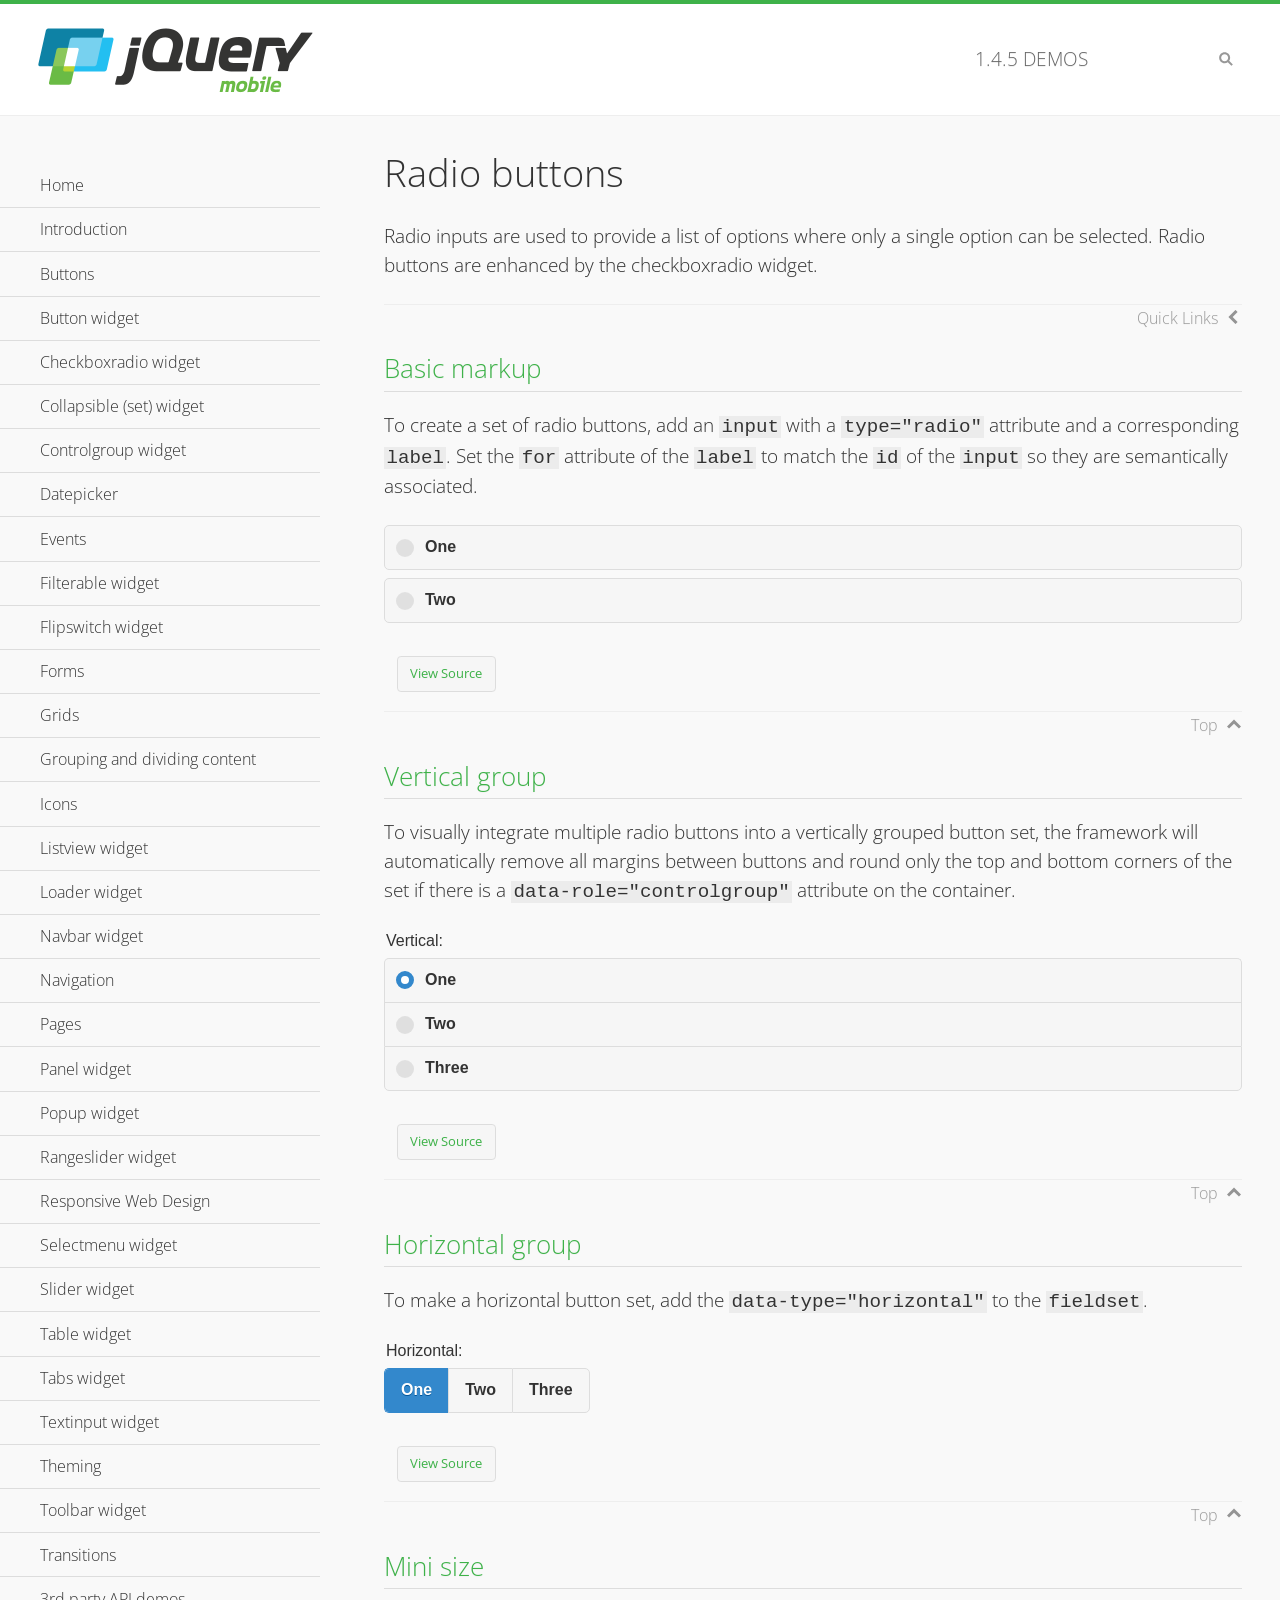
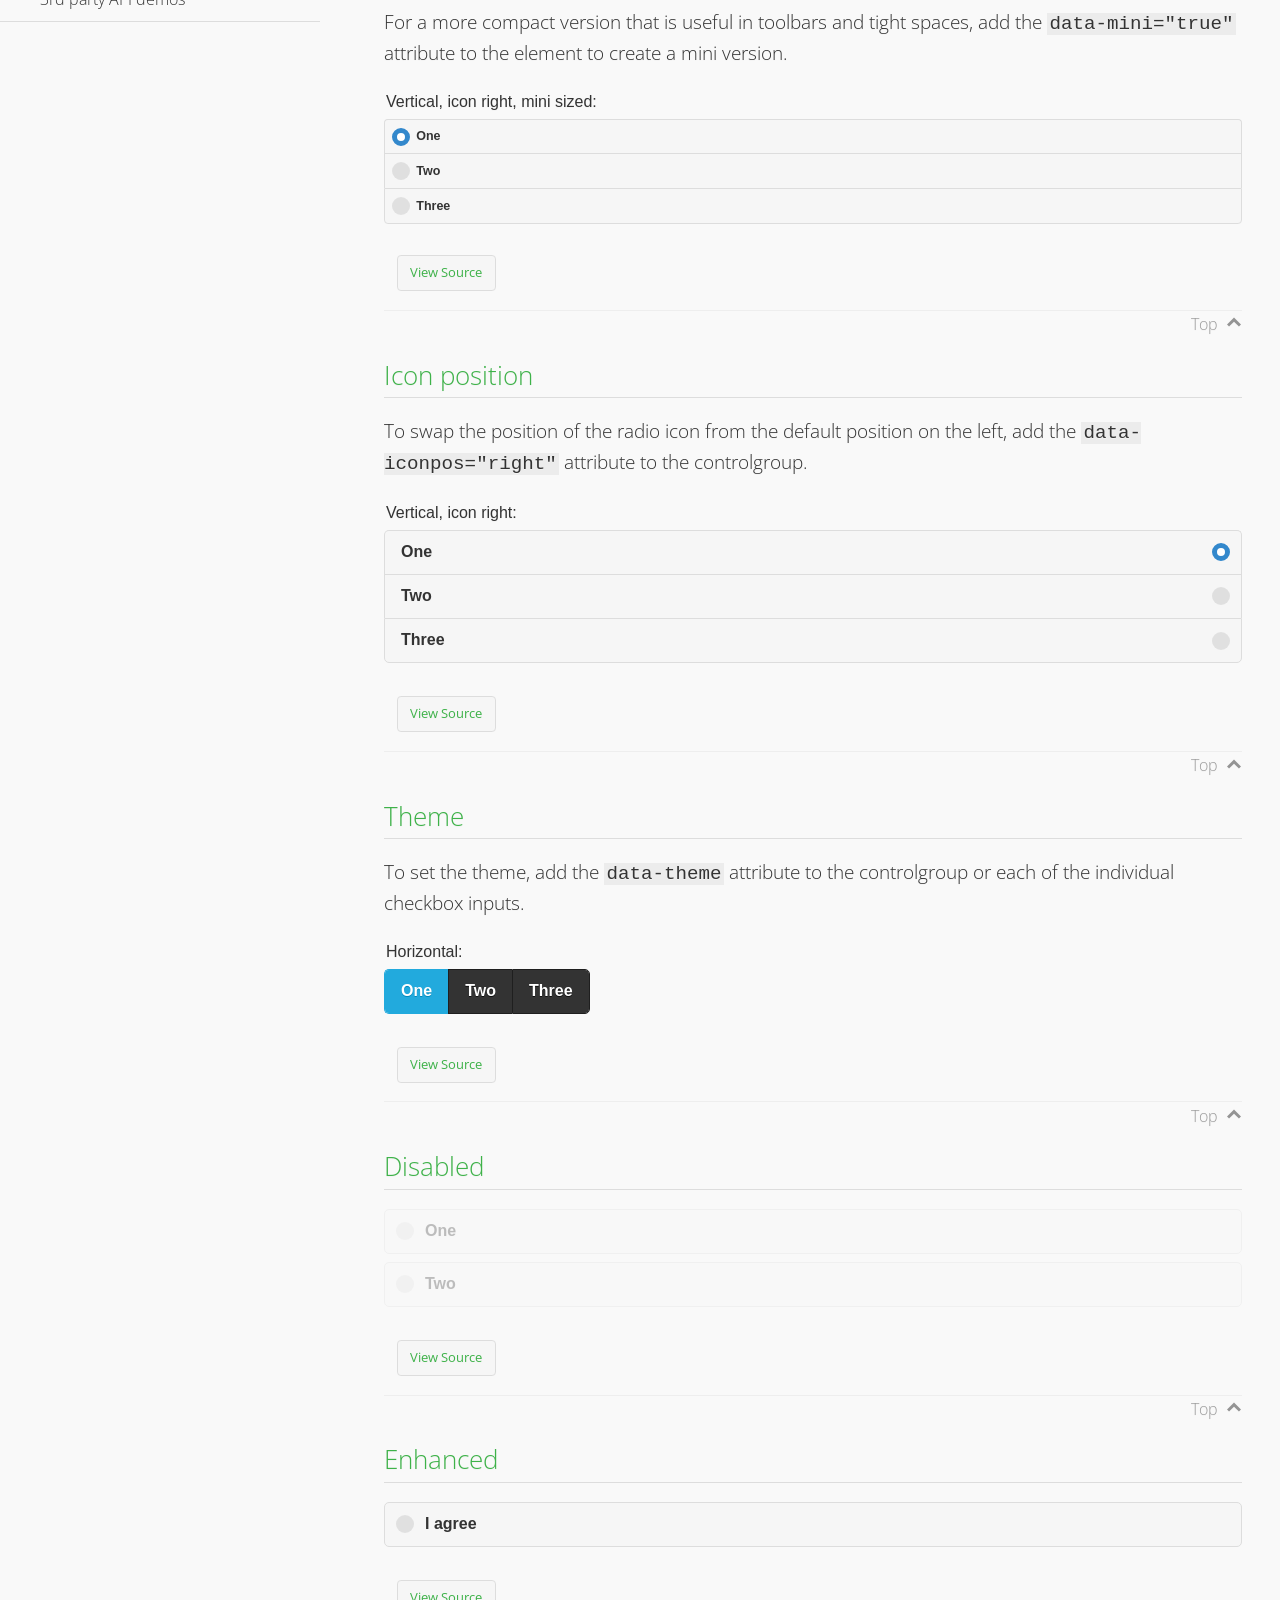
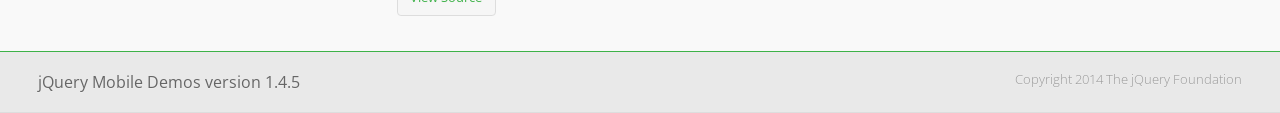
<file: jquery/demos/checkboxradio-radio/index.html>
<!DOCTYPE html>
<html>
<head>
	<meta charset="utf-8">
	<meta name="viewport" content="width=device-width, initial-scale=1">
	<title>Radio buttons - jQuery Mobile Demos</title>
	<link rel="shortcut icon" href="../favicon.ico">
	<link rel="stylesheet" href="http://fonts.googleapis.com/css?family=Open+Sans:300,400,700">
	<link rel="stylesheet" href="../css/themes/default/jquery.mobile-1.4.5.min.css">
	<link rel="stylesheet" href="../_assets/css/jqm-demos.css">
	<script src="../js/jquery.js"></script>
	<script src="../_assets/js/index.js"></script>
	<script src="../js/jquery.mobile-1.4.5.min.js"></script>
</head>
<body>
<div data-role="page" class="jqm-demos" data-quicklinks="true">

	<div data-role="header" class="jqm-header">
		<h2><a href="../" title="jQuery Mobile Demos home"><img src="../_assets/img/jquery-logo.png" alt="jQuery Mobile"></a></h2>
		<p><span class="jqm-version"></span> Demos</p>
		<a href="#" class="jqm-navmenu-link ui-btn ui-btn-icon-notext ui-corner-all ui-icon-bars ui-nodisc-icon ui-alt-icon ui-btn-left">Menu</a>
		<a href="#" class="jqm-search-link ui-btn ui-btn-icon-notext ui-corner-all ui-icon-search ui-nodisc-icon ui-alt-icon ui-btn-right">Search</a>
	</div><!-- /header -->

	<div role="main" class="ui-content jqm-content">

		<h1>Radio buttons</h1>

		<p>Radio inputs are used to provide a list of options where only a single option can be selected. Radio buttons are enhanced by the checkboxradio widget.</p>

		<h2>Basic markup</h2>

		<p>To create a set of radio buttons, add an <code>input</code> with a <code>type="radio"</code> attribute and a corresponding <code>label</code>. Set the <code>for</code> attribute of the <code>label</code> to match the <code>id</code> of the <code>input</code> so they are semantically associated.</p>

		<div data-demo-html="true">
			<form>
				<label>
					<input type="radio" name="radio-choice-0" id="radio-choice-0a">One
				</label>

				<label for="radio-choice-0b">Two</label>
				<input type="radio" name="radio-choice-0" id="radio-choice-0b" class="custom">
			</form>
		</div><!--/demo-html -->

		<h2>Vertical group</h2>

		<p>To visually integrate multiple radio buttons into a vertically grouped button set, the framework will automatically remove all margins between buttons and round only the top and bottom corners of the set if there is a <code> data-role="controlgroup"</code> attribute on the container.</p>

		<div data-demo-html="true">
			<form>
					<fieldset data-role="controlgroup">
					<legend>Vertical:</legend>
					<input type="radio" name="radio-choice-v-2" id="radio-choice-v-2a" value="on" checked="checked">
					<label for="radio-choice-v-2a">One</label>
					<input type="radio" name="radio-choice-v-2" id="radio-choice-v-2b" value="off">
					<label for="radio-choice-v-2b">Two</label>
					<input type="radio" name="radio-choice-v-2" id="radio-choice-v-2c" value="other">
					<label for="radio-choice-v-2c">Three</label>
				</fieldset>
			</form>
		</div><!--/demo-html -->

		<h2>Horizontal group</h2>

		<p>To make a horizontal button set, add the <code> data-type="horizontal"</code> to the <code>fieldset</code>.</p>

		<div data-demo-html="true">
			<form>
				<fieldset data-role="controlgroup" data-type="horizontal">
					<legend>Horizontal:</legend>
					<input type="radio" name="radio-choice-h-2" id="radio-choice-h-2a" value="on" checked="checked">
					<label for="radio-choice-h-2a">One</label>
					<input type="radio" name="radio-choice-h-2" id="radio-choice-h-2b" value="off">
					<label for="radio-choice-h-2b">Two</label>
					<input type="radio" name="radio-choice-h-2" id="radio-choice-h-2c" value="other">
					<label for="radio-choice-h-2c">Three</label>
				</fieldset>
			</form>
		</div><!--/demo-html -->

		<h2>Mini size</h2>

		<p>For a more compact version that is useful in toolbars and tight spaces, add the <code>data-mini="true"</code> attribute to the element to create a mini version. </p>

		<div data-demo-html="true">
			<form>
				<fieldset data-role="controlgroup" data-mini="true">
					<legend>Vertical, icon right, mini sized:</legend>
					<input type="radio" name="radio-choice-v-6" id="radio-choice-v-6a" value="on" checked="checked">
					<label for="radio-choice-v-6a">One</label>
					<input type="radio" name="radio-choice-v-6" id="radio-choice-v-6b" value="off">
					<label for="radio-choice-v-6b">Two</label>
					<input type="radio" name="radio-choice-v-6" id="radio-choice-v-6c" value="other">
					<label for="radio-choice-v-6c">Three</label>
				</fieldset>
			</form>
		</div><!--/demo-html -->

		<h2>Icon position</h2>

		<p>To swap the position of the radio icon from the default position on the left, add the <code>data-iconpos="right"</code> attribute to the controlgroup.</p>

		<div data-demo-html="true">
			<form>
				<fieldset data-role="controlgroup" data-iconpos="right">
					<legend>Vertical, icon right:</legend>
					<input type="radio" name="radio-choice-w-6" id="radio-choice-w-6a" value="on" checked="checked">
					<label for="radio-choice-w-6a">One</label>
					<input type="radio" name="radio-choice-w-6" id="radio-choice-w-6b" value="off">
					<label for="radio-choice-w-6b">Two</label>
					<input type="radio" name="radio-choice-w-6" id="radio-choice-w-6c" value="other">
					<label for="radio-choice-w-6c">Three</label>
				</fieldset>
			</form>
		</div><!--/demo-html -->

		<h2>Theme</h2>

		<p>To set the theme, add the <code>data-theme</code> attribute to the controlgroup or each of the individual checkbox inputs.</p>

		<div data-demo-html="true">
			<form>
				<fieldset data-role="controlgroup" data-theme="b" data-type="horizontal">
					<legend>Horizontal:</legend>
					<input type="radio" name="radio-choice-t-6" id="radio-choice-t-6a" value="on" checked="checked">
					<label for="radio-choice-t-6a">One</label>
					<input type="radio" name="radio-choice-t-6" id="radio-choice-t-6b" value="off">
					<label for="radio-choice-t-6b">Two</label>
					<input type="radio" name="radio-choice-t-6" id="radio-choice-t-6c" value="other">
					<label for="radio-choice-t-6c">Three</label>
				</fieldset>
			</form>
		</div><!--/demo-html -->

		<h2>Disabled</h2>

		<div data-demo-html="true">
			<form>
				<label>
					<input type="radio" name="radio-choice-7" id="radio-choice-7a" disabled="disabled">One
				</label>
				<label for="radio-choice-7b">Two</label>
				<input type="radio" name="radio-choice-7" id="radio-choice-7b" disabled="disabled">
			</form>
		</div><!--/demo-html -->

		<h2>Enhanced</h2>

		<div data-demo-html="true">
			<div class="ui-radio">
				<label for="radio-enhanced" class="ui-btn ui-corner-all ui-btn-inherit ui-btn-icon-left ui-radio-off">I agree</label>
				<input type="radio" name="radio-enhanced" id="radio-enhanced" data-enhanced="true">
			</div>
		</div><!--/demo-html -->

	</div><!-- /content -->
	    <div data-role="panel" class="jqm-navmenu-panel" data-position="left" data-display="overlay" data-theme="a">
	    	<ul class="jqm-list ui-alt-icon ui-nodisc-icon">
<li data-filtertext="demos homepage" data-icon="home"><a href=".././">Home</a></li>
<li data-filtertext="introduction overview getting started"><a href="../intro/" data-ajax="false">Introduction</a></li>
<li data-filtertext="buttons button markup buttonmarkup method anchor link button element"><a href="../button-markup/" data-ajax="false">Buttons</a></li>
<li data-filtertext="form button widget input button submit reset"><a href="../button/" data-ajax="false">Button widget</a></li>
<li data-role="collapsible" data-enhanced="true" data-collapsed-icon="carat-d" data-expanded-icon="carat-u" data-iconpos="right" data-inset="false" class="ui-collapsible ui-collapsible-themed-content ui-collapsible-collapsed">
	<h3 class="ui-collapsible-heading ui-collapsible-heading-collapsed">
		<a href="#" class="ui-collapsible-heading-toggle ui-btn ui-btn-icon-right ui-btn-inherit ui-icon-carat-d">
		    Checkboxradio widget<span class="ui-collapsible-heading-status"> click to expand contents</span>
		</a>
	</h3>
	<div class="ui-collapsible-content ui-body-inherit ui-collapsible-content-collapsed" aria-hidden="true">
		<ul>
			<li data-filtertext="form checkboxradio widget checkbox input checkboxes controlgroups"><a href="../checkboxradio-checkbox/" data-ajax="false">Checkboxes</a></li>
			<li data-filtertext="form checkboxradio widget radio input radio buttons controlgroups"><a href="../checkboxradio-radio/" data-ajax="false">Radio buttons</a></li>
		</ul>
	</div>
</li>
<li data-role="collapsible" data-enhanced="true" data-collapsed-icon="carat-d" data-expanded-icon="carat-u" data-iconpos="right" data-inset="false" class="ui-collapsible ui-collapsible-themed-content ui-collapsible-collapsed">
	<h3 class="ui-collapsible-heading ui-collapsible-heading-collapsed">
		<a href="#" class="ui-collapsible-heading-toggle ui-btn ui-btn-icon-right ui-btn-inherit ui-icon-carat-d">
			Collapsible (set) widget<span class="ui-collapsible-heading-status"> click to expand contents</span>
		</a>
	</h3>
	<div class="ui-collapsible-content ui-body-inherit ui-collapsible-content-collapsed" aria-hidden="true">
		<ul>
			<li data-filtertext="collapsibles content formatting"><a href="../collapsible/" data-ajax="false">Collapsible</a></li>
			<li data-filtertext="dynamic collapsible set accordion append expand"><a href="../collapsible-dynamic/" data-ajax="false">Dynamic collapsibles</a></li>
			<li data-filtertext="accordions collapsible set widget content formatting grouped collapsibles"><a href="../collapsibleset/" data-ajax="false">Collapsible set</a></li>
		</ul>
	</div>
</li>
<li data-role="collapsible" data-enhanced="true" data-collapsed-icon="carat-d" data-expanded-icon="carat-u" data-iconpos="right" data-inset="false" class="ui-collapsible ui-collapsible-themed-content ui-collapsible-collapsed">
	<h3 class="ui-collapsible-heading ui-collapsible-heading-collapsed">
		<a href="#" class="ui-collapsible-heading-toggle ui-btn ui-btn-icon-right ui-btn-inherit ui-icon-carat-d">
			Controlgroup widget<span class="ui-collapsible-heading-status"> click to expand contents</span>
		</a>
	</h3>
	<div class="ui-collapsible-content ui-body-inherit ui-collapsible-content-collapsed" aria-hidden="true">
		<ul>
			<li data-filtertext="controlgroups selectmenu checkboxradio input grouped buttons horizontal vertical"><a href="../controlgroup/" data-ajax="false">Controlgroup</a></li>
			<li data-filtertext="dynamic controlgroup dynamically add buttons"><a href="../controlgroup-dynamic/" data-ajax="false">Dynamic controlgroups</a></li>
		</ul>
	</div>
</li>
<li data-filtertext="form datepicker widget date input"><a href="../datepicker/" data-ajax="false">Datepicker</a></li>
<li data-role="collapsible" data-enhanced="true" data-collapsed-icon="carat-d" data-expanded-icon="carat-u" data-iconpos="right" data-inset="false" class="ui-collapsible ui-collapsible-themed-content ui-collapsible-collapsed">
	<h3 class="ui-collapsible-heading ui-collapsible-heading-collapsed">
		<a href="#" class="ui-collapsible-heading-toggle ui-btn ui-btn-icon-right ui-btn-inherit ui-icon-carat-d">
			Events<span class="ui-collapsible-heading-status"> click to expand contents</span>
		</a>
	</h3>
	<div class="ui-collapsible-content ui-body-inherit ui-collapsible-content-collapsed" aria-hidden="true">
		<ul>
			<li data-filtertext="swipe to delete list items listviews swipe events"><a href="../swipe-list/" data-ajax="false">Swipe list items</a></li>
			<li data-filtertext="swipe to navigate swipe page navigation swipe events"><a href="../swipe-page/" data-ajax="false">Swipe page navigation</a></li>
		</ul>
	</div>
</li>
<li data-filtertext="filterable filter elements sorting searching listview table"><a href="../filterable/" data-ajax="false">Filterable widget</a></li>
<li data-filtertext="form flipswitch widget flip toggle switch binary select checkbox input"><a href="../flipswitch/" data-ajax="false">Flipswitch widget</a></li>
<li data-role="collapsible" data-enhanced="true" data-collapsed-icon="carat-d" data-expanded-icon="carat-u" data-iconpos="right" data-inset="false" class="ui-collapsible ui-collapsible-themed-content ui-collapsible-collapsed">
	<h3 class="ui-collapsible-heading ui-collapsible-heading-collapsed">
		<a href="#" class="ui-collapsible-heading-toggle ui-btn ui-btn-icon-right ui-btn-inherit ui-icon-carat-d">
			Forms<span class="ui-collapsible-heading-status"> click to expand contents</span>
		</a>
	</h3>
	<div class="ui-collapsible-content ui-body-inherit ui-collapsible-content-collapsed" aria-hidden="true">
		<ul>
			<li data-filtertext="forms text checkbox radio range button submit reset inputs selects textarea slider flipswitch label form elements"><a href="../forms/" data-ajax="false">Forms</a></li>
			<li data-filtertext="form hide labels hidden accessible ui-hidden-accessible forms"><a href="../forms-label-hidden-accessible/" data-ajax="false">Hide labels</a></li>
			<li data-filtertext="form field containers fieldcontain ui-field-contain forms"><a href="../forms-field-contain/" data-ajax="false">Field containers</a></li>
			<li data-filtertext="forms disabled form elements"><a href="../forms-disabled/" data-ajax="false">Forms disabled</a></li>
			<li data-filtertext="forms gallery examples overview forms text checkbox radio range button submit reset inputs selects textarea slider flipswitch label form elements"><a href="../forms-gallery/" data-ajax="false">Forms gallery</a></li>
		</ul>
	</div>
</li>
<li data-role="collapsible" data-enhanced="true" data-collapsed-icon="carat-d" data-expanded-icon="carat-u" data-iconpos="right" data-inset="false" class="ui-collapsible ui-collapsible-themed-content ui-collapsible-collapsed">
	<h3 class="ui-collapsible-heading ui-collapsible-heading-collapsed">
		<a href="#" class="ui-collapsible-heading-toggle ui-btn ui-btn-icon-right ui-btn-inherit ui-icon-carat-d">
			Grids<span class="ui-collapsible-heading-status"> click to expand contents</span>
		</a>
	</h3>
	<div class="ui-collapsible-content ui-body-inherit ui-collapsible-content-collapsed" aria-hidden="true">
		<ul>
			<li data-filtertext="grids columns blocks content formatting rwd responsive css framework"><a href="../grids/" data-ajax="false">Grids</a></li>
			<li data-filtertext="buttons in grids css framework"><a href="../grids-buttons/" data-ajax="false">Buttons in grids</a></li>
			<li data-filtertext="custom responsive grids rwd css framework"><a href="../grids-custom-responsive/" data-ajax="false">Custom responsive grids</a></li>
		</ul>
	</div>
</li>
<li data-filtertext="blocks content formatting sections heading"><a href="../body-bar-classes/" data-ajax="false">Grouping and dividing content</a></li>
<li data-role="collapsible" data-enhanced="true" data-collapsed-icon="carat-d" data-expanded-icon="carat-u" data-iconpos="right" data-inset="false" class="ui-collapsible ui-collapsible-themed-content ui-collapsible-collapsed">
	<h3 class="ui-collapsible-heading ui-collapsible-heading-collapsed">
		<a href="#" class="ui-collapsible-heading-toggle ui-btn ui-btn-icon-right ui-btn-inherit ui-icon-carat-d">
			Icons<span class="ui-collapsible-heading-status"> click to expand contents</span>
		</a>
	</h3>
	<div class="ui-collapsible-content ui-body-inherit ui-collapsible-content-collapsed" aria-hidden="true">
		<ul>
			<li data-filtertext="button icons svg disc alt custom icon position"><a href="../icons/" data-ajax="false">Icons</a></li>
			<li data-filtertext=""><a href="../icons-grunticon/" data-ajax="false">Grunticon loader</a></li>
		</ul>
	</div>
</li>
<li data-role="collapsible" data-enhanced="true" data-collapsed-icon="carat-d" data-expanded-icon="carat-u" data-iconpos="right" data-inset="false" class="ui-collapsible ui-collapsible-themed-content ui-collapsible-collapsed">
	<h3 class="ui-collapsible-heading ui-collapsible-heading-collapsed">
		<a href="#" class="ui-collapsible-heading-toggle ui-btn ui-btn-icon-right ui-btn-inherit ui-icon-carat-d">
			Listview widget<span class="ui-collapsible-heading-status"> click to expand contents</span>
		</a>
	</h3>
	<div class="ui-collapsible-content ui-body-inherit ui-collapsible-content-collapsed" aria-hidden="true">
		<ul>
			<li data-filtertext="listview widget thumbnails icons nested split button collapsible ul ol"><a href="../listview/" data-ajax="false">Listview</a></li>
			<li data-filtertext="autocomplete filterable reveal listview filtertextbeforefilter placeholder"><a href="../listview-autocomplete/" data-ajax="false">Listview autocomplete</a></li>
			<li data-filtertext="autocomplete filterable reveal listview remote data filtertextbeforefilter placeholder"><a href="../listview-autocomplete-remote/" data-ajax="false">Listview autocomplete remote data</a></li>
			<li data-filtertext="autodividers anchor jump scroll linkbars listview lists ul ol"><a href="../listview-autodividers-linkbar/" data-ajax="false">Listview autodividers linkbar</a></li>
			<li data-filtertext="listview autodividers selector autodividersselector lists ul ol"><a href="../listview-autodividers-selector/" data-ajax="false">Listview autodividers selector</a></li>
			<li data-filtertext="listview nested list items"><a href="../listview-nested-lists/" data-ajax="false">Nested Listviews</a></li>
			<li data-filtertext="listview collapsible list items flat"><a href="../listview-collapsible-item-flat/" data-ajax="false">Listview collapsible list items (flat)</a></li>
			<li data-filtertext="listview collapsible list indented"><a href="../listview-collapsible-item-indented/" data-ajax="false">Listview collapsible list items (indented)</a></li>
			<li data-filtertext="grid listview responsive grids responsive listviews lists ul"><a href="../listview-grid/" data-ajax="false">Listview responsive grid</a></li>
		</ul>
	</div>
</li>
<li data-filtertext="loader widget page loading navigation overlay spinner"><a href="../loader/" data-ajax="false">Loader widget</a></li>
<li data-filtertext="navbar widget navmenu toolbars header footer"><a href="../navbar/" data-ajax="false">Navbar widget</a></li>
<li data-role="collapsible" data-enhanced="true" data-collapsed-icon="carat-d" data-expanded-icon="carat-u" data-iconpos="right" data-inset="false" class="ui-collapsible ui-collapsible-themed-content ui-collapsible-collapsed">
	<h3 class="ui-collapsible-heading ui-collapsible-heading-collapsed">
		<a href="#" class="ui-collapsible-heading-toggle ui-btn ui-btn-icon-right ui-btn-inherit ui-icon-carat-d">
			Navigation<span class="ui-collapsible-heading-status"> click to expand contents</span>
		</a>
	</h3>
	<div class="ui-collapsible-content ui-body-inherit ui-collapsible-content-collapsed" aria-hidden="true">
		<ul>
			<li data-filtertext="ajax navigation navigate widget history event method"><a href="../navigation/" data-ajax="false">Navigation</a></li>
			<li data-filtertext="linking pages page links navigation ajax prefetch cache"><a href="../navigation-linking-pages/" data-ajax="false">Linking pages</a></li>
			<!-- <li data-filtertext="php redirect server redirection server-side navigation"><a href="../navigation-php-redirect/" data-ajax="false">PHP redirect demo</a></li>-->
			<li data-filtertext="navigation redirection hash query"><a href="../navigation-hash-processing/" data-ajax="false">Hash processing demo</a></li>
			<li data-filtertext="navigation redirection hash query"><a href="../page-events/" data-ajax="false">Page Navigation Events</a></li>
		</ul>
	</div>
</li>
<li data-role="collapsible" data-enhanced="true" data-collapsed-icon="carat-d" data-expanded-icon="carat-u" data-iconpos="right" data-inset="false" class="ui-collapsible ui-collapsible-themed-content ui-collapsible-collapsed">
	<h3 class="ui-collapsible-heading ui-collapsible-heading-collapsed">
		<a href="#" class="ui-collapsible-heading-toggle ui-btn ui-btn-icon-right ui-btn-inherit ui-icon-carat-d">
			Pages<span class="ui-collapsible-heading-status"> click to expand contents</span>
		</a>
	</h3>
	<div class="ui-collapsible-content ui-body-inherit ui-collapsible-content-collapsed" aria-hidden="true">
		<ul>
			<li data-filtertext="pages page widget ajax navigation"><a href="../pages/" data-ajax="false">Pages</a></li>
			<li data-filtertext="single page"><a href="../pages-single-page/" data-ajax="false">Single page</a></li>
			<li data-filtertext="multipage multi-page page"><a href="../pages-multi-page/" data-ajax="false">Multi-page template</a></li>
			<li data-filtertext="dialog page widget modal popup"><a href="../pages-dialog/" data-ajax="false">Dialog page</a></li>
		</ul>
	</div>
</li>
<li data-role="collapsible" data-enhanced="true" data-collapsed-icon="carat-d" data-expanded-icon="carat-u" data-iconpos="right" data-inset="false" class="ui-collapsible ui-collapsible-themed-content ui-collapsible-collapsed">
	<h3 class="ui-collapsible-heading ui-collapsible-heading-collapsed">
		<a href="#" class="ui-collapsible-heading-toggle ui-btn ui-btn-icon-right ui-btn-inherit ui-icon-carat-d">
			Panel widget<span class="ui-collapsible-heading-status"> click to expand contents</span>
		</a>
	</h3>
	<div class="ui-collapsible-content ui-body-inherit ui-collapsible-content-collapsed" aria-hidden="true">
		<ul>
			<li data-filtertext="panel widget sliding panels reveal push overlay responsive"><a href="../panel/" data-ajax="false">Panel</a></li>
			<li data-filtertext=""><a href="../panel-external/" data-ajax="false">External panels</a></li>
			<li data-filtertext="panel "><a href="../panel-fixed/" data-ajax="false">Fixed panels</a></li>
			<li data-filtertext="panel slide panels sliding panels shadow rwd responsive breakpoint"><a href="../panel-responsive/" data-ajax="false">Panels responsive</a></li>
			<li data-filtertext="panel custom style custom panel width reveal shadow listview panel styling page background wrapper"><a href="../panel-styling/" data-ajax="false">Custom panel style</a></li>
			<li data-filtertext="panel open on swipe"><a href="../panel-swipe-open/" data-ajax="false">Panel open on swipe</a></li>
			<li data-filtertext="panels outside page internal external toolbars"><a href="../panel-external-internal/" data-ajax="false">Panel external and internal</a></li>
		</ul>
	</div>
</li>
<li data-role="collapsible" data-enhanced="true" data-collapsed-icon="carat-d" data-expanded-icon="carat-u" data-iconpos="right" data-inset="false" class="ui-collapsible ui-collapsible-themed-content ui-collapsible-collapsed">
	<h3 class="ui-collapsible-heading ui-collapsible-heading-collapsed">
		<a href="#" class="ui-collapsible-heading-toggle ui-btn ui-btn-icon-right ui-btn-inherit ui-icon-carat-d">
			Popup widget<span class="ui-collapsible-heading-status"> click to expand contents</span>
		</a>
	</h3>
	<div class="ui-collapsible-content ui-body-inherit ui-collapsible-content-collapsed" aria-hidden="true">
		<ul>
			<li data-filtertext="popup widget popups dialog modal transition tooltip lightbox form overlay screen flip pop fade transition"><a href="../popup/" data-ajax="false">Popup</a></li>
			<li data-filtertext="popup alignment position"><a href="../popup-alignment/" data-ajax="false">Popup alignment</a></li>
			<li data-filtertext="popup arrow size popups popover"><a href="../popup-arrow-size/" data-ajax="false">Popup arrow size</a></li>
			<li data-filtertext="dynamic popups popup images lightbox"><a href="../popup-dynamic/" data-ajax="false">Dynamic popups</a></li>
			<li data-filtertext="popups with iframes scaling"><a href="../popup-iframe/" data-ajax="false">Popups with iframes</a></li>
			<li data-filtertext="popup image scaling"><a href="../popup-image-scaling/" data-ajax="false">Popup image scaling</a></li>
			<li data-filtertext="external popup outside multi-page"><a href="../popup-outside-multipage/" data-ajax="false">Popup outside multi-page</a></li>
		</ul>
	</div>
</li>
<li data-filtertext="form rangeslider widget dual sliders dual handle sliders range input"><a href="../rangeslider/" data-ajax="false">Rangeslider widget</a></li>
<li data-filtertext="responsive web design rwd adaptive progressive enhancement PE accessible mobile breakpoints media query media queries"><a href="../rwd/" data-ajax="false">Responsive Web Design</a></li>
<li data-role="collapsible" data-enhanced="true" data-collapsed-icon="carat-d" data-expanded-icon="carat-u" data-iconpos="right" data-inset="false" class="ui-collapsible ui-collapsible-themed-content ui-collapsible-collapsed">
	<h3 class="ui-collapsible-heading ui-collapsible-heading-collapsed">
		<a href="#" class="ui-collapsible-heading-toggle ui-btn ui-btn-icon-right ui-btn-inherit ui-icon-carat-d">
			Selectmenu widget<span class="ui-collapsible-heading-status"> click to expand contents</span>
		</a>
	</h3>
	<div class="ui-collapsible-content ui-body-inherit ui-collapsible-content-collapsed" aria-hidden="true">
		<ul>
			<li data-filtertext="form selectmenu widget select input custom select menu selects"><a href="../selectmenu/" data-ajax="false">Selectmenu</a></li>
			<li data-filtertext="form custom select menu selectmenu widget custom menu option optgroup multiple selects"><a href="../selectmenu-custom/" data-ajax="false">Custom select menu</a></li>
			<li data-filtertext="filterable select filter popup dialog"><a href="../selectmenu-custom-filter/" data-ajax="false">Custom select menu with filter</a></li>
		</ul>
	</div>
</li>
<li data-role="collapsible" data-enhanced="true" data-collapsed-icon="carat-d" data-expanded-icon="carat-u" data-iconpos="right" data-inset="false" class="ui-collapsible ui-collapsible-themed-content ui-collapsible-collapsed">
	<h3 class="ui-collapsible-heading ui-collapsible-heading-collapsed">
		<a href="#" class="ui-collapsible-heading-toggle ui-btn ui-btn-icon-right ui-btn-inherit ui-icon-carat-d">
			Slider widget<span class="ui-collapsible-heading-status"> click to expand contents</span>
		</a>
	</h3>
	<div class="ui-collapsible-content ui-body-inherit ui-collapsible-content-collapsed" aria-hidden="true">
		<ul>
			<li data-filtertext="form slider widget range input single sliders"><a href="../slider/" data-ajax="false">Slider</a></li>
			<li data-filtertext="form slider widget flipswitch slider binary select flip toggle switch"><a href="../slider-flipswitch/" data-ajax="false">Slider flip toggle switch</a></li>
			<li data-filtertext="form slider tooltip handle value input range sliders"><a href="../slider-tooltip/" data-ajax="false">Slider tooltip</a></li>
		</ul>
	</div>
</li>
<li data-role="collapsible" data-enhanced="true" data-collapsed-icon="carat-d" data-expanded-icon="carat-u" data-iconpos="right" data-inset="false" class="ui-collapsible ui-collapsible-themed-content ui-collapsible-collapsed">
	<h3 class="ui-collapsible-heading ui-collapsible-heading-collapsed">
		<a href="#" class="ui-collapsible-heading-toggle ui-btn ui-btn-icon-right ui-btn-inherit ui-icon-carat-d">
			Table widget<span class="ui-collapsible-heading-status"> click to expand contents</span>
		</a>
	</h3>
	<div class="ui-collapsible-content ui-body-inherit ui-collapsible-content-collapsed" aria-hidden="true">
		<ul>
			<li data-filtertext="table widget reflow column toggle th td responsive tables rwd hide show tabular"><a href="../table-column-toggle/" data-ajax="false">Table Column Toggle</a></li>
			<li data-filtertext="table column toggle phone comparison demo"><a href="../table-column-toggle-example/" data-ajax="false">Table Column Toggle demo</a></li>
			<li data-filtertext="responsive tables table column toggle heading groups rwd breakpoint"><a href="../table-column-toggle-heading-groups/" data-ajax="false">Table Column Toggle heading groups</a></li>
			<li data-filtertext="responsive tables table column toggle hide rwd breakpoint customization options"><a href="../table-column-toggle-options/" data-ajax="false">Table Column Toggle options</a></li>
			<li data-filtertext="table reflow th td responsive rwd columns tabular"><a href="../table-reflow/" data-ajax="false">Table Reflow</a></li>
			<li data-filtertext="responsive tables table reflow heading groups rwd breakpoint"><a href="../table-reflow-heading-groups/" data-ajax="false">Table Reflow heading groups</a></li>
			<li data-filtertext="responsive tables table reflow stripes strokes table style"><a href="../table-reflow-stripes-strokes/" data-ajax="false">Table Reflow stripes and strokes</a></li>
			<li data-filtertext="responsive tables table reflow stack custom styles"><a href="../table-reflow-styling/" data-ajax="false">Table Reflow custom styles</a></li>
		</ul>
	</div>
</li>
<li data-filtertext="ui tabs widget"><a href="../tabs/" data-ajax="false">Tabs widget</a></li>
<li data-filtertext="form textinput widget text input textarea number date time tel email file color password"><a href="../textinput/" data-ajax="false">Textinput widget</a></li>
<li data-role="collapsible" data-enhanced="true" data-collapsed-icon="carat-d" data-expanded-icon="carat-u" data-iconpos="right" data-inset="false" class="ui-collapsible ui-collapsible-themed-content ui-collapsible-collapsed">
	<h3 class="ui-collapsible-heading ui-collapsible-heading-collapsed">
		<a href="#" class="ui-collapsible-heading-toggle ui-btn ui-btn-icon-right ui-btn-inherit ui-icon-carat-d">
			Theming<span class="ui-collapsible-heading-status"> click to expand contents</span>
		</a>
	</h3>
	<div class="ui-collapsible-content ui-body-inherit ui-collapsible-content-collapsed" aria-hidden="true">
		<ul>
			<li data-filtertext="default theme swatches theming style css"><a href="../theme-default/" data-ajax="false">Default theme</a></li>
			<li data-filtertext="classic theme old theme swatches theming style css"><a href="../theme-classic/" data-ajax="false">Classic theme</a></li>
		</ul>
	</div>
</li>
<li data-role="collapsible" data-enhanced="true" data-collapsed-icon="carat-d" data-expanded-icon="carat-u" data-iconpos="right" data-inset="false" class="ui-collapsible ui-collapsible-themed-content ui-collapsible-collapsed">
	<h3 class="ui-collapsible-heading ui-collapsible-heading-collapsed">
		<a href="#" class="ui-collapsible-heading-toggle ui-btn ui-btn-icon-right ui-btn-inherit ui-icon-carat-d">
			Toolbar widget<span class="ui-collapsible-heading-status"> click to expand contents</span>
		</a>
	</h3>
	<div class="ui-collapsible-content ui-body-inherit ui-collapsible-content-collapsed" aria-hidden="true">
		<ul>
			<li data-filtertext="toolbar widget header footer toolbars fixed fullscreen external sections"><a href="../toolbar/" data-ajax="false">Toolbar</a></li>
			<li data-filtertext="dynamic toolbars dynamically add toolbar header footer"><a href="../toolbar-dynamic/" data-ajax="false">Dynamic toolbars</a></li>
			<li data-filtertext="external toolbars header footer"><a href="../toolbar-external/" data-ajax="false">External toolbars</a></li>
			<li data-filtertext="fixed toolbars header footer"><a href="../toolbar-fixed/" data-ajax="false">Fixed toolbars</a></li>
			<li data-filtertext="fixed fullscreen toolbars header footer"><a href="../toolbar-fixed-fullscreen/" data-ajax="false">Fullscreen toolbars</a></li>
			<li data-filtertext="external fixed toolbars header footer"><a href="../toolbar-fixed-external/" data-ajax="false">Fixed external toolbars</a></li>
			<li data-filtertext="external persistent toolbars header footer navbar navmenu"><a href="../toolbar-fixed-persistent/" data-ajax="false">Persistent toolbars</a></li>
			<li data-filtertext="external ajax optimized toolbars persistent toolbars header footer navbar"><a href="../toolbar-fixed-persistent-optimized/" data-ajax="false">Ajax optimized toolbars</a></li>
			<li data-filtertext="form in toolbars header footer"><a href="../toolbar-fixed-forms/" data-ajax="false">Form in toolbar</a></li>
		</ul>
	</div>
</li>
<li data-filtertext="page transitions animated pages popup navigation flip slide fade pop"><a href="../transitions/" data-ajax="false">Transitions</a></li>
<li data-role="collapsible" data-enhanced="true" data-collapsed-icon="carat-d" data-expanded-icon="carat-u" data-iconpos="right" data-inset="false" class="ui-collapsible ui-collapsible-themed-content ui-collapsible-collapsed">
	<h3 class="ui-collapsible-heading ui-collapsible-heading-collapsed">
		<a href="#" class="ui-collapsible-heading-toggle ui-btn ui-btn-icon-right ui-btn-inherit ui-icon-carat-d">
			3rd party API demos<span class="ui-collapsible-heading-status"> click to expand contents</span>
		</a>
	</h3>
	<div class="ui-collapsible-content ui-body-inherit ui-collapsible-content-collapsed" aria-hidden="true">
		<ul>
			<li data-filtertext="backbone requirejs navigation router"><a href="../backbone-requirejs/" data-ajax="false">Backbone RequireJS</a></li>
			<li data-filtertext="google maps geolocation demo"><a href="../map-geolocation/" data-ajax="false">Google Maps geolocation</a></li>
			<li data-filtertext="google maps hybrid"><a href="../map-list-toggle/" data-ajax="false">Google Maps list toggle</a></li>
		</ul>
	</div>
</li>



		     </ul>
		</div><!-- /panel -->


	<div data-role="footer" data-position="fixed" data-tap-toggle="false" class="jqm-footer">
		<p>jQuery Mobile Demos version <span class="jqm-version"></span></p>
		<p>Copyright 2014 The jQuery Foundation</p>
	</div><!-- /footer -->
	<!-- TODO: This should become an external panel so we can add input to markup (unique ID) -->
    <div data-role="panel" class="jqm-search-panel" data-position="right" data-display="overlay" data-theme="a">
		<div class="jqm-search">
			<ul class="jqm-list" data-filter-placeholder="Search demos..." data-filter-reveal="true">
<li data-filtertext="demos homepage" data-icon="home"><a href=".././">Home</a></li>
<li data-filtertext="introduction overview getting started"><a href="../intro/" data-ajax="false">Introduction</a></li>
<li data-filtertext="buttons button markup buttonmarkup method anchor link button element"><a href="../button-markup/" data-ajax="false">Buttons</a></li>
<li data-filtertext="form button widget input button submit reset"><a href="../button/" data-ajax="false">Button widget</a></li>
<li data-role="collapsible" data-enhanced="true" data-collapsed-icon="carat-d" data-expanded-icon="carat-u" data-iconpos="right" data-inset="false" class="ui-collapsible ui-collapsible-themed-content ui-collapsible-collapsed">
	<h3 class="ui-collapsible-heading ui-collapsible-heading-collapsed">
		<a href="#" class="ui-collapsible-heading-toggle ui-btn ui-btn-icon-right ui-btn-inherit ui-icon-carat-d">
		    Checkboxradio widget<span class="ui-collapsible-heading-status"> click to expand contents</span>
		</a>
	</h3>
	<div class="ui-collapsible-content ui-body-inherit ui-collapsible-content-collapsed" aria-hidden="true">
		<ul>
			<li data-filtertext="form checkboxradio widget checkbox input checkboxes controlgroups"><a href="../checkboxradio-checkbox/" data-ajax="false">Checkboxes</a></li>
			<li data-filtertext="form checkboxradio widget radio input radio buttons controlgroups"><a href="../checkboxradio-radio/" data-ajax="false">Radio buttons</a></li>
		</ul>
	</div>
</li>
<li data-role="collapsible" data-enhanced="true" data-collapsed-icon="carat-d" data-expanded-icon="carat-u" data-iconpos="right" data-inset="false" class="ui-collapsible ui-collapsible-themed-content ui-collapsible-collapsed">
	<h3 class="ui-collapsible-heading ui-collapsible-heading-collapsed">
		<a href="#" class="ui-collapsible-heading-toggle ui-btn ui-btn-icon-right ui-btn-inherit ui-icon-carat-d">
			Collapsible (set) widget<span class="ui-collapsible-heading-status"> click to expand contents</span>
		</a>
	</h3>
	<div class="ui-collapsible-content ui-body-inherit ui-collapsible-content-collapsed" aria-hidden="true">
		<ul>
			<li data-filtertext="collapsibles content formatting"><a href="../collapsible/" data-ajax="false">Collapsible</a></li>
			<li data-filtertext="dynamic collapsible set accordion append expand"><a href="../collapsible-dynamic/" data-ajax="false">Dynamic collapsibles</a></li>
			<li data-filtertext="accordions collapsible set widget content formatting grouped collapsibles"><a href="../collapsibleset/" data-ajax="false">Collapsible set</a></li>
		</ul>
	</div>
</li>
<li data-role="collapsible" data-enhanced="true" data-collapsed-icon="carat-d" data-expanded-icon="carat-u" data-iconpos="right" data-inset="false" class="ui-collapsible ui-collapsible-themed-content ui-collapsible-collapsed">
	<h3 class="ui-collapsible-heading ui-collapsible-heading-collapsed">
		<a href="#" class="ui-collapsible-heading-toggle ui-btn ui-btn-icon-right ui-btn-inherit ui-icon-carat-d">
			Controlgroup widget<span class="ui-collapsible-heading-status"> click to expand contents</span>
		</a>
	</h3>
	<div class="ui-collapsible-content ui-body-inherit ui-collapsible-content-collapsed" aria-hidden="true">
		<ul>
			<li data-filtertext="controlgroups selectmenu checkboxradio input grouped buttons horizontal vertical"><a href="../controlgroup/" data-ajax="false">Controlgroup</a></li>
			<li data-filtertext="dynamic controlgroup dynamically add buttons"><a href="../controlgroup-dynamic/" data-ajax="false">Dynamic controlgroups</a></li>
		</ul>
	</div>
</li>
<li data-filtertext="form datepicker widget date input"><a href="../datepicker/" data-ajax="false">Datepicker</a></li>
<li data-role="collapsible" data-enhanced="true" data-collapsed-icon="carat-d" data-expanded-icon="carat-u" data-iconpos="right" data-inset="false" class="ui-collapsible ui-collapsible-themed-content ui-collapsible-collapsed">
	<h3 class="ui-collapsible-heading ui-collapsible-heading-collapsed">
		<a href="#" class="ui-collapsible-heading-toggle ui-btn ui-btn-icon-right ui-btn-inherit ui-icon-carat-d">
			Events<span class="ui-collapsible-heading-status"> click to expand contents</span>
		</a>
	</h3>
	<div class="ui-collapsible-content ui-body-inherit ui-collapsible-content-collapsed" aria-hidden="true">
		<ul>
			<li data-filtertext="swipe to delete list items listviews swipe events"><a href="../swipe-list/" data-ajax="false">Swipe list items</a></li>
			<li data-filtertext="swipe to navigate swipe page navigation swipe events"><a href="../swipe-page/" data-ajax="false">Swipe page navigation</a></li>
		</ul>
	</div>
</li>
<li data-filtertext="filterable filter elements sorting searching listview table"><a href="../filterable/" data-ajax="false">Filterable widget</a></li>
<li data-filtertext="form flipswitch widget flip toggle switch binary select checkbox input"><a href="../flipswitch/" data-ajax="false">Flipswitch widget</a></li>
<li data-role="collapsible" data-enhanced="true" data-collapsed-icon="carat-d" data-expanded-icon="carat-u" data-iconpos="right" data-inset="false" class="ui-collapsible ui-collapsible-themed-content ui-collapsible-collapsed">
	<h3 class="ui-collapsible-heading ui-collapsible-heading-collapsed">
		<a href="#" class="ui-collapsible-heading-toggle ui-btn ui-btn-icon-right ui-btn-inherit ui-icon-carat-d">
			Forms<span class="ui-collapsible-heading-status"> click to expand contents</span>
		</a>
	</h3>
	<div class="ui-collapsible-content ui-body-inherit ui-collapsible-content-collapsed" aria-hidden="true">
		<ul>
			<li data-filtertext="forms text checkbox radio range button submit reset inputs selects textarea slider flipswitch label form elements"><a href="../forms/" data-ajax="false">Forms</a></li>
			<li data-filtertext="form hide labels hidden accessible ui-hidden-accessible forms"><a href="../forms-label-hidden-accessible/" data-ajax="false">Hide labels</a></li>
			<li data-filtertext="form field containers fieldcontain ui-field-contain forms"><a href="../forms-field-contain/" data-ajax="false">Field containers</a></li>
			<li data-filtertext="forms disabled form elements"><a href="../forms-disabled/" data-ajax="false">Forms disabled</a></li>
			<li data-filtertext="forms gallery examples overview forms text checkbox radio range button submit reset inputs selects textarea slider flipswitch label form elements"><a href="../forms-gallery/" data-ajax="false">Forms gallery</a></li>
		</ul>
	</div>
</li>
<li data-role="collapsible" data-enhanced="true" data-collapsed-icon="carat-d" data-expanded-icon="carat-u" data-iconpos="right" data-inset="false" class="ui-collapsible ui-collapsible-themed-content ui-collapsible-collapsed">
	<h3 class="ui-collapsible-heading ui-collapsible-heading-collapsed">
		<a href="#" class="ui-collapsible-heading-toggle ui-btn ui-btn-icon-right ui-btn-inherit ui-icon-carat-d">
			Grids<span class="ui-collapsible-heading-status"> click to expand contents</span>
		</a>
	</h3>
	<div class="ui-collapsible-content ui-body-inherit ui-collapsible-content-collapsed" aria-hidden="true">
		<ul>
			<li data-filtertext="grids columns blocks content formatting rwd responsive css framework"><a href="../grids/" data-ajax="false">Grids</a></li>
			<li data-filtertext="buttons in grids css framework"><a href="../grids-buttons/" data-ajax="false">Buttons in grids</a></li>
			<li data-filtertext="custom responsive grids rwd css framework"><a href="../grids-custom-responsive/" data-ajax="false">Custom responsive grids</a></li>
		</ul>
	</div>
</li>
<li data-filtertext="blocks content formatting sections heading"><a href="../body-bar-classes/" data-ajax="false">Grouping and dividing content</a></li>
<li data-role="collapsible" data-enhanced="true" data-collapsed-icon="carat-d" data-expanded-icon="carat-u" data-iconpos="right" data-inset="false" class="ui-collapsible ui-collapsible-themed-content ui-collapsible-collapsed">
	<h3 class="ui-collapsible-heading ui-collapsible-heading-collapsed">
		<a href="#" class="ui-collapsible-heading-toggle ui-btn ui-btn-icon-right ui-btn-inherit ui-icon-carat-d">
			Icons<span class="ui-collapsible-heading-status"> click to expand contents</span>
		</a>
	</h3>
	<div class="ui-collapsible-content ui-body-inherit ui-collapsible-content-collapsed" aria-hidden="true">
		<ul>
			<li data-filtertext="button icons svg disc alt custom icon position"><a href="../icons/" data-ajax="false">Icons</a></li>
			<li data-filtertext=""><a href="../icons-grunticon/" data-ajax="false">Grunticon loader</a></li>
		</ul>
	</div>
</li>
<li data-role="collapsible" data-enhanced="true" data-collapsed-icon="carat-d" data-expanded-icon="carat-u" data-iconpos="right" data-inset="false" class="ui-collapsible ui-collapsible-themed-content ui-collapsible-collapsed">
	<h3 class="ui-collapsible-heading ui-collapsible-heading-collapsed">
		<a href="#" class="ui-collapsible-heading-toggle ui-btn ui-btn-icon-right ui-btn-inherit ui-icon-carat-d">
			Listview widget<span class="ui-collapsible-heading-status"> click to expand contents</span>
		</a>
	</h3>
	<div class="ui-collapsible-content ui-body-inherit ui-collapsible-content-collapsed" aria-hidden="true">
		<ul>
			<li data-filtertext="listview widget thumbnails icons nested split button collapsible ul ol"><a href="../listview/" data-ajax="false">Listview</a></li>
			<li data-filtertext="autocomplete filterable reveal listview filtertextbeforefilter placeholder"><a href="../listview-autocomplete/" data-ajax="false">Listview autocomplete</a></li>
			<li data-filtertext="autocomplete filterable reveal listview remote data filtertextbeforefilter placeholder"><a href="../listview-autocomplete-remote/" data-ajax="false">Listview autocomplete remote data</a></li>
			<li data-filtertext="autodividers anchor jump scroll linkbars listview lists ul ol"><a href="../listview-autodividers-linkbar/" data-ajax="false">Listview autodividers linkbar</a></li>
			<li data-filtertext="listview autodividers selector autodividersselector lists ul ol"><a href="../listview-autodividers-selector/" data-ajax="false">Listview autodividers selector</a></li>
			<li data-filtertext="listview nested list items"><a href="../listview-nested-lists/" data-ajax="false">Nested Listviews</a></li>
			<li data-filtertext="listview collapsible list items flat"><a href="../listview-collapsible-item-flat/" data-ajax="false">Listview collapsible list items (flat)</a></li>
			<li data-filtertext="listview collapsible list indented"><a href="../listview-collapsible-item-indented/" data-ajax="false">Listview collapsible list items (indented)</a></li>
			<li data-filtertext="grid listview responsive grids responsive listviews lists ul"><a href="../listview-grid/" data-ajax="false">Listview responsive grid</a></li>
		</ul>
	</div>
</li>
<li data-filtertext="loader widget page loading navigation overlay spinner"><a href="../loader/" data-ajax="false">Loader widget</a></li>
<li data-filtertext="navbar widget navmenu toolbars header footer"><a href="../navbar/" data-ajax="false">Navbar widget</a></li>
<li data-role="collapsible" data-enhanced="true" data-collapsed-icon="carat-d" data-expanded-icon="carat-u" data-iconpos="right" data-inset="false" class="ui-collapsible ui-collapsible-themed-content ui-collapsible-collapsed">
	<h3 class="ui-collapsible-heading ui-collapsible-heading-collapsed">
		<a href="#" class="ui-collapsible-heading-toggle ui-btn ui-btn-icon-right ui-btn-inherit ui-icon-carat-d">
			Navigation<span class="ui-collapsible-heading-status"> click to expand contents</span>
		</a>
	</h3>
	<div class="ui-collapsible-content ui-body-inherit ui-collapsible-content-collapsed" aria-hidden="true">
		<ul>
			<li data-filtertext="ajax navigation navigate widget history event method"><a href="../navigation/" data-ajax="false">Navigation</a></li>
			<li data-filtertext="linking pages page links navigation ajax prefetch cache"><a href="../navigation-linking-pages/" data-ajax="false">Linking pages</a></li>
			<!-- <li data-filtertext="php redirect server redirection server-side navigation"><a href="../navigation-php-redirect/" data-ajax="false">PHP redirect demo</a></li>-->
			<li data-filtertext="navigation redirection hash query"><a href="../navigation-hash-processing/" data-ajax="false">Hash processing demo</a></li>
			<li data-filtertext="navigation redirection hash query"><a href="../page-events/" data-ajax="false">Page Navigation Events</a></li>
		</ul>
	</div>
</li>
<li data-role="collapsible" data-enhanced="true" data-collapsed-icon="carat-d" data-expanded-icon="carat-u" data-iconpos="right" data-inset="false" class="ui-collapsible ui-collapsible-themed-content ui-collapsible-collapsed">
	<h3 class="ui-collapsible-heading ui-collapsible-heading-collapsed">
		<a href="#" class="ui-collapsible-heading-toggle ui-btn ui-btn-icon-right ui-btn-inherit ui-icon-carat-d">
			Pages<span class="ui-collapsible-heading-status"> click to expand contents</span>
		</a>
	</h3>
	<div class="ui-collapsible-content ui-body-inherit ui-collapsible-content-collapsed" aria-hidden="true">
		<ul>
			<li data-filtertext="pages page widget ajax navigation"><a href="../pages/" data-ajax="false">Pages</a></li>
			<li data-filtertext="single page"><a href="../pages-single-page/" data-ajax="false">Single page</a></li>
			<li data-filtertext="multipage multi-page page"><a href="../pages-multi-page/" data-ajax="false">Multi-page template</a></li>
			<li data-filtertext="dialog page widget modal popup"><a href="../pages-dialog/" data-ajax="false">Dialog page</a></li>
		</ul>
	</div>
</li>
<li data-role="collapsible" data-enhanced="true" data-collapsed-icon="carat-d" data-expanded-icon="carat-u" data-iconpos="right" data-inset="false" class="ui-collapsible ui-collapsible-themed-content ui-collapsible-collapsed">
	<h3 class="ui-collapsible-heading ui-collapsible-heading-collapsed">
		<a href="#" class="ui-collapsible-heading-toggle ui-btn ui-btn-icon-right ui-btn-inherit ui-icon-carat-d">
			Panel widget<span class="ui-collapsible-heading-status"> click to expand contents</span>
		</a>
	</h3>
	<div class="ui-collapsible-content ui-body-inherit ui-collapsible-content-collapsed" aria-hidden="true">
		<ul>
			<li data-filtertext="panel widget sliding panels reveal push overlay responsive"><a href="../panel/" data-ajax="false">Panel</a></li>
			<li data-filtertext=""><a href="../panel-external/" data-ajax="false">External panels</a></li>
			<li data-filtertext="panel "><a href="../panel-fixed/" data-ajax="false">Fixed panels</a></li>
			<li data-filtertext="panel slide panels sliding panels shadow rwd responsive breakpoint"><a href="../panel-responsive/" data-ajax="false">Panels responsive</a></li>
			<li data-filtertext="panel custom style custom panel width reveal shadow listview panel styling page background wrapper"><a href="../panel-styling/" data-ajax="false">Custom panel style</a></li>
			<li data-filtertext="panel open on swipe"><a href="../panel-swipe-open/" data-ajax="false">Panel open on swipe</a></li>
			<li data-filtertext="panels outside page internal external toolbars"><a href="../panel-external-internal/" data-ajax="false">Panel external and internal</a></li>
		</ul>
	</div>
</li>
<li data-role="collapsible" data-enhanced="true" data-collapsed-icon="carat-d" data-expanded-icon="carat-u" data-iconpos="right" data-inset="false" class="ui-collapsible ui-collapsible-themed-content ui-collapsible-collapsed">
	<h3 class="ui-collapsible-heading ui-collapsible-heading-collapsed">
		<a href="#" class="ui-collapsible-heading-toggle ui-btn ui-btn-icon-right ui-btn-inherit ui-icon-carat-d">
			Popup widget<span class="ui-collapsible-heading-status"> click to expand contents</span>
		</a>
	</h3>
	<div class="ui-collapsible-content ui-body-inherit ui-collapsible-content-collapsed" aria-hidden="true">
		<ul>
			<li data-filtertext="popup widget popups dialog modal transition tooltip lightbox form overlay screen flip pop fade transition"><a href="../popup/" data-ajax="false">Popup</a></li>
			<li data-filtertext="popup alignment position"><a href="../popup-alignment/" data-ajax="false">Popup alignment</a></li>
			<li data-filtertext="popup arrow size popups popover"><a href="../popup-arrow-size/" data-ajax="false">Popup arrow size</a></li>
			<li data-filtertext="dynamic popups popup images lightbox"><a href="../popup-dynamic/" data-ajax="false">Dynamic popups</a></li>
			<li data-filtertext="popups with iframes scaling"><a href="../popup-iframe/" data-ajax="false">Popups with iframes</a></li>
			<li data-filtertext="popup image scaling"><a href="../popup-image-scaling/" data-ajax="false">Popup image scaling</a></li>
			<li data-filtertext="external popup outside multi-page"><a href="../popup-outside-multipage/" data-ajax="false">Popup outside multi-page</a></li>
		</ul>
	</div>
</li>
<li data-filtertext="form rangeslider widget dual sliders dual handle sliders range input"><a href="../rangeslider/" data-ajax="false">Rangeslider widget</a></li>
<li data-filtertext="responsive web design rwd adaptive progressive enhancement PE accessible mobile breakpoints media query media queries"><a href="../rwd/" data-ajax="false">Responsive Web Design</a></li>
<li data-role="collapsible" data-enhanced="true" data-collapsed-icon="carat-d" data-expanded-icon="carat-u" data-iconpos="right" data-inset="false" class="ui-collapsible ui-collapsible-themed-content ui-collapsible-collapsed">
	<h3 class="ui-collapsible-heading ui-collapsible-heading-collapsed">
		<a href="#" class="ui-collapsible-heading-toggle ui-btn ui-btn-icon-right ui-btn-inherit ui-icon-carat-d">
			Selectmenu widget<span class="ui-collapsible-heading-status"> click to expand contents</span>
		</a>
	</h3>
	<div class="ui-collapsible-content ui-body-inherit ui-collapsible-content-collapsed" aria-hidden="true">
		<ul>
			<li data-filtertext="form selectmenu widget select input custom select menu selects"><a href="../selectmenu/" data-ajax="false">Selectmenu</a></li>
			<li data-filtertext="form custom select menu selectmenu widget custom menu option optgroup multiple selects"><a href="../selectmenu-custom/" data-ajax="false">Custom select menu</a></li>
			<li data-filtertext="filterable select filter popup dialog"><a href="../selectmenu-custom-filter/" data-ajax="false">Custom select menu with filter</a></li>
		</ul>
	</div>
</li>
<li data-role="collapsible" data-enhanced="true" data-collapsed-icon="carat-d" data-expanded-icon="carat-u" data-iconpos="right" data-inset="false" class="ui-collapsible ui-collapsible-themed-content ui-collapsible-collapsed">
	<h3 class="ui-collapsible-heading ui-collapsible-heading-collapsed">
		<a href="#" class="ui-collapsible-heading-toggle ui-btn ui-btn-icon-right ui-btn-inherit ui-icon-carat-d">
			Slider widget<span class="ui-collapsible-heading-status"> click to expand contents</span>
		</a>
	</h3>
	<div class="ui-collapsible-content ui-body-inherit ui-collapsible-content-collapsed" aria-hidden="true">
		<ul>
			<li data-filtertext="form slider widget range input single sliders"><a href="../slider/" data-ajax="false">Slider</a></li>
			<li data-filtertext="form slider widget flipswitch slider binary select flip toggle switch"><a href="../slider-flipswitch/" data-ajax="false">Slider flip toggle switch</a></li>
			<li data-filtertext="form slider tooltip handle value input range sliders"><a href="../slider-tooltip/" data-ajax="false">Slider tooltip</a></li>
		</ul>
	</div>
</li>
<li data-role="collapsible" data-enhanced="true" data-collapsed-icon="carat-d" data-expanded-icon="carat-u" data-iconpos="right" data-inset="false" class="ui-collapsible ui-collapsible-themed-content ui-collapsible-collapsed">
	<h3 class="ui-collapsible-heading ui-collapsible-heading-collapsed">
		<a href="#" class="ui-collapsible-heading-toggle ui-btn ui-btn-icon-right ui-btn-inherit ui-icon-carat-d">
			Table widget<span class="ui-collapsible-heading-status"> click to expand contents</span>
		</a>
	</h3>
	<div class="ui-collapsible-content ui-body-inherit ui-collapsible-content-collapsed" aria-hidden="true">
		<ul>
			<li data-filtertext="table widget reflow column toggle th td responsive tables rwd hide show tabular"><a href="../table-column-toggle/" data-ajax="false">Table Column Toggle</a></li>
			<li data-filtertext="table column toggle phone comparison demo"><a href="../table-column-toggle-example/" data-ajax="false">Table Column Toggle demo</a></li>
			<li data-filtertext="responsive tables table column toggle heading groups rwd breakpoint"><a href="../table-column-toggle-heading-groups/" data-ajax="false">Table Column Toggle heading groups</a></li>
			<li data-filtertext="responsive tables table column toggle hide rwd breakpoint customization options"><a href="../table-column-toggle-options/" data-ajax="false">Table Column Toggle options</a></li>
			<li data-filtertext="table reflow th td responsive rwd columns tabular"><a href="../table-reflow/" data-ajax="false">Table Reflow</a></li>
			<li data-filtertext="responsive tables table reflow heading groups rwd breakpoint"><a href="../table-reflow-heading-groups/" data-ajax="false">Table Reflow heading groups</a></li>
			<li data-filtertext="responsive tables table reflow stripes strokes table style"><a href="../table-reflow-stripes-strokes/" data-ajax="false">Table Reflow stripes and strokes</a></li>
			<li data-filtertext="responsive tables table reflow stack custom styles"><a href="../table-reflow-styling/" data-ajax="false">Table Reflow custom styles</a></li>
		</ul>
	</div>
</li>
<li data-filtertext="ui tabs widget"><a href="../tabs/" data-ajax="false">Tabs widget</a></li>
<li data-filtertext="form textinput widget text input textarea number date time tel email file color password"><a href="../textinput/" data-ajax="false">Textinput widget</a></li>
<li data-role="collapsible" data-enhanced="true" data-collapsed-icon="carat-d" data-expanded-icon="carat-u" data-iconpos="right" data-inset="false" class="ui-collapsible ui-collapsible-themed-content ui-collapsible-collapsed">
	<h3 class="ui-collapsible-heading ui-collapsible-heading-collapsed">
		<a href="#" class="ui-collapsible-heading-toggle ui-btn ui-btn-icon-right ui-btn-inherit ui-icon-carat-d">
			Theming<span class="ui-collapsible-heading-status"> click to expand contents</span>
		</a>
	</h3>
	<div class="ui-collapsible-content ui-body-inherit ui-collapsible-content-collapsed" aria-hidden="true">
		<ul>
			<li data-filtertext="default theme swatches theming style css"><a href="../theme-default/" data-ajax="false">Default theme</a></li>
			<li data-filtertext="classic theme old theme swatches theming style css"><a href="../theme-classic/" data-ajax="false">Classic theme</a></li>
		</ul>
	</div>
</li>
<li data-role="collapsible" data-enhanced="true" data-collapsed-icon="carat-d" data-expanded-icon="carat-u" data-iconpos="right" data-inset="false" class="ui-collapsible ui-collapsible-themed-content ui-collapsible-collapsed">
	<h3 class="ui-collapsible-heading ui-collapsible-heading-collapsed">
		<a href="#" class="ui-collapsible-heading-toggle ui-btn ui-btn-icon-right ui-btn-inherit ui-icon-carat-d">
			Toolbar widget<span class="ui-collapsible-heading-status"> click to expand contents</span>
		</a>
	</h3>
	<div class="ui-collapsible-content ui-body-inherit ui-collapsible-content-collapsed" aria-hidden="true">
		<ul>
			<li data-filtertext="toolbar widget header footer toolbars fixed fullscreen external sections"><a href="../toolbar/" data-ajax="false">Toolbar</a></li>
			<li data-filtertext="dynamic toolbars dynamically add toolbar header footer"><a href="../toolbar-dynamic/" data-ajax="false">Dynamic toolbars</a></li>
			<li data-filtertext="external toolbars header footer"><a href="../toolbar-external/" data-ajax="false">External toolbars</a></li>
			<li data-filtertext="fixed toolbars header footer"><a href="../toolbar-fixed/" data-ajax="false">Fixed toolbars</a></li>
			<li data-filtertext="fixed fullscreen toolbars header footer"><a href="../toolbar-fixed-fullscreen/" data-ajax="false">Fullscreen toolbars</a></li>
			<li data-filtertext="external fixed toolbars header footer"><a href="../toolbar-fixed-external/" data-ajax="false">Fixed external toolbars</a></li>
			<li data-filtertext="external persistent toolbars header footer navbar navmenu"><a href="../toolbar-fixed-persistent/" data-ajax="false">Persistent toolbars</a></li>
			<li data-filtertext="external ajax optimized toolbars persistent toolbars header footer navbar"><a href="../toolbar-fixed-persistent-optimized/" data-ajax="false">Ajax optimized toolbars</a></li>
			<li data-filtertext="form in toolbars header footer"><a href="../toolbar-fixed-forms/" data-ajax="false">Form in toolbar</a></li>
		</ul>
	</div>
</li>
<li data-filtertext="page transitions animated pages popup navigation flip slide fade pop"><a href="../transitions/" data-ajax="false">Transitions</a></li>
<li data-role="collapsible" data-enhanced="true" data-collapsed-icon="carat-d" data-expanded-icon="carat-u" data-iconpos="right" data-inset="false" class="ui-collapsible ui-collapsible-themed-content ui-collapsible-collapsed">
	<h3 class="ui-collapsible-heading ui-collapsible-heading-collapsed">
		<a href="#" class="ui-collapsible-heading-toggle ui-btn ui-btn-icon-right ui-btn-inherit ui-icon-carat-d">
			3rd party API demos<span class="ui-collapsible-heading-status"> click to expand contents</span>
		</a>
	</h3>
	<div class="ui-collapsible-content ui-body-inherit ui-collapsible-content-collapsed" aria-hidden="true">
		<ul>
			<li data-filtertext="backbone requirejs navigation router"><a href="../backbone-requirejs/" data-ajax="false">Backbone RequireJS</a></li>
			<li data-filtertext="google maps geolocation demo"><a href="../map-geolocation/" data-ajax="false">Google Maps geolocation</a></li>
			<li data-filtertext="google maps hybrid"><a href="../map-list-toggle/" data-ajax="false">Google Maps list toggle</a></li>
		</ul>
	</div>
</li>



			</ul>
		</div>
	</div><!-- /panel -->


</div><!-- /page -->

</body>
</html>
</file>
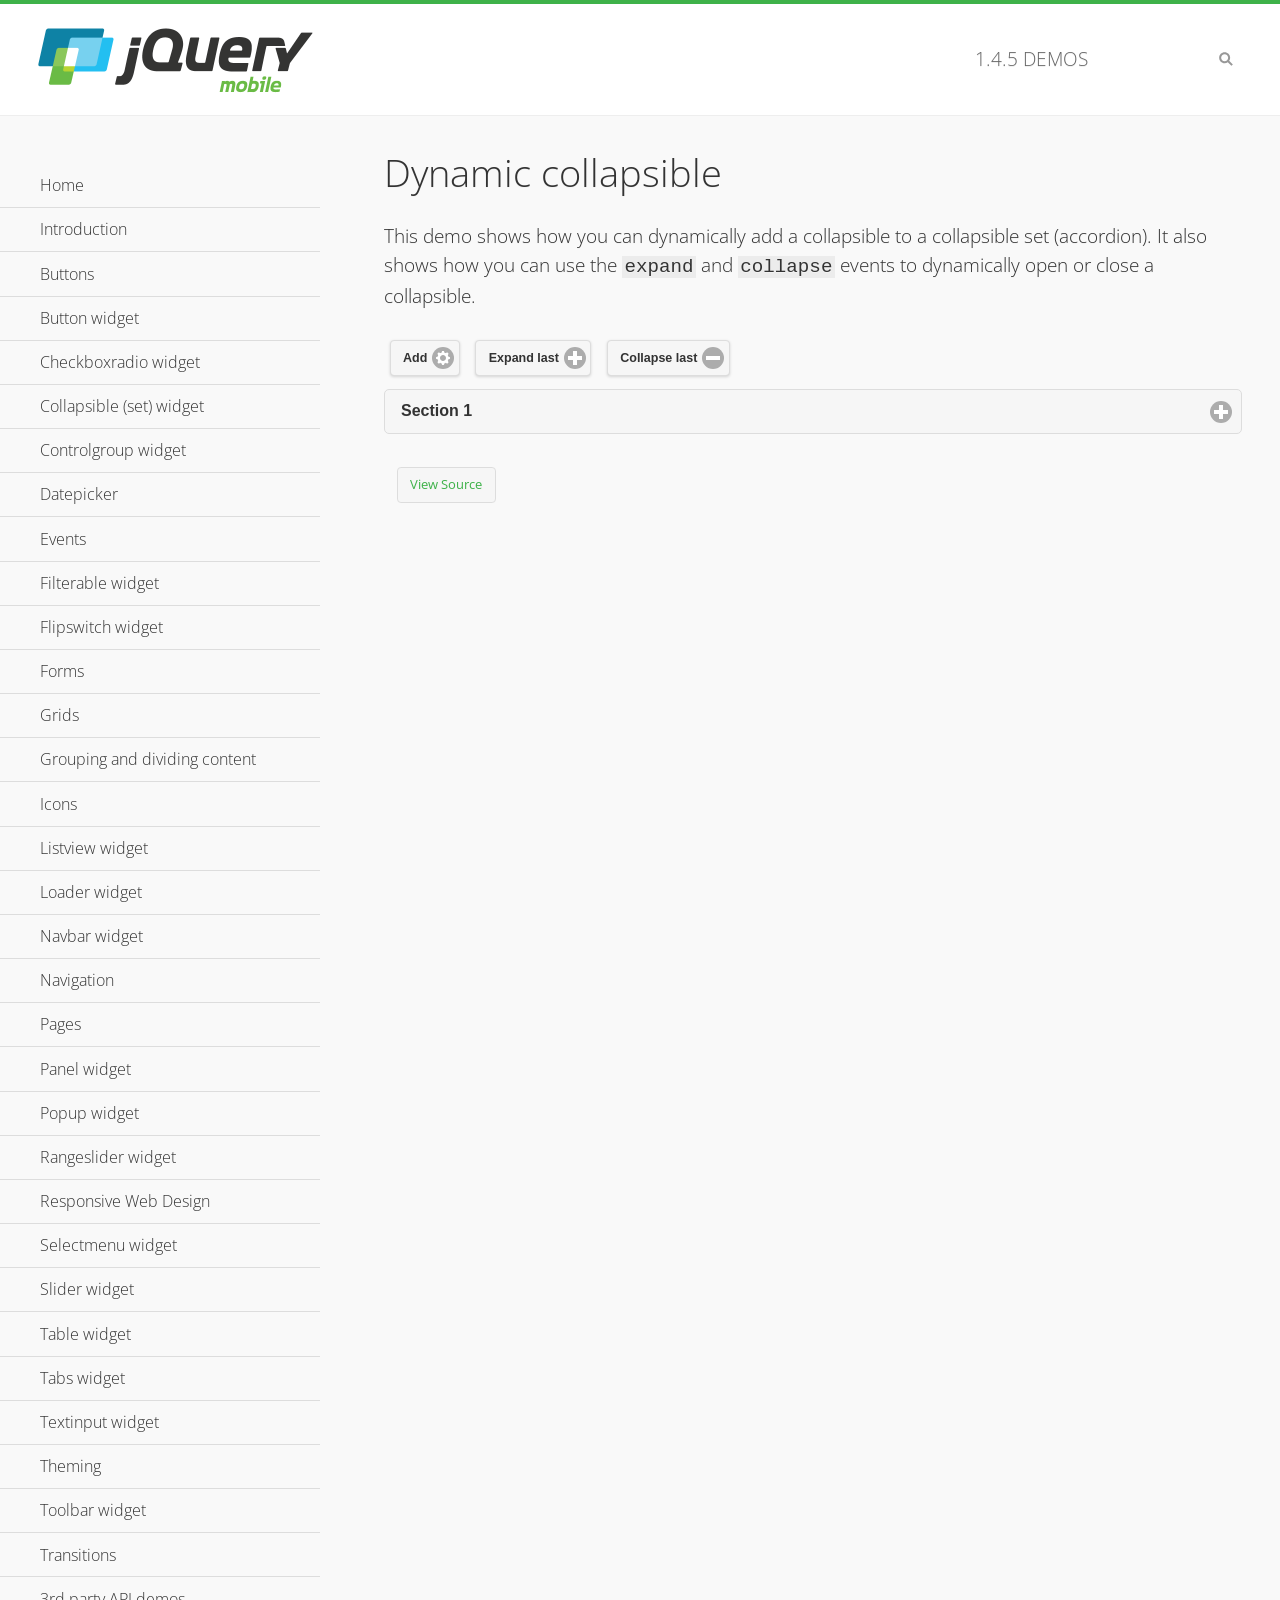
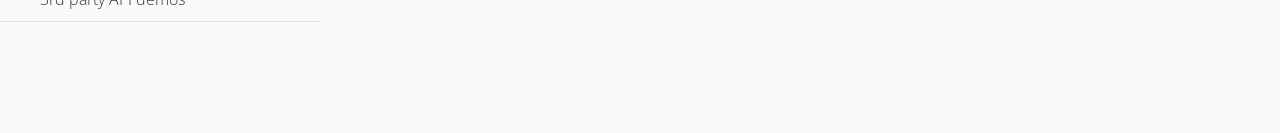
<file: jquery/demos/collapsible-dynamic/index.html>
<!DOCTYPE html>
<html>
<head>
	<meta charset="utf-8">
	<meta name="viewport" content="width=device-width, initial-scale=1">
	<title>Dynamic collapsible - jQuery Mobile Demos</title>
	<link rel="shortcut icon" href="../favicon.ico">
    <link rel="stylesheet" href="http://fonts.googleapis.com/css?family=Open+Sans:300,400,700">
	<link rel="stylesheet" href="../css/themes/default/jquery.mobile-1.4.5.min.css">
	<link rel="stylesheet" href="../_assets/css/jqm-demos.css">
	<script src="../js/jquery.js"></script>
	<script src="../_assets/js/index.js"></script>
	<script src="../js/jquery.mobile-1.4.5.min.js"></script>
	<script>
		$( document ).on( "pagecreate", function() {
			var nextId = 1;

			$("#add").click(function() {
				nextId++;
				var content = "<div data-role='collapsible' id='set" + nextId + "'><h3>Section " + nextId + "</h3><p>I am the collapsible content in a set so this feels like an accordion. I am hidden by default because I have the 'collapsed' state; you need to expand the header to see me.</p></div>";

				$( "#set" ).append( content ).collapsibleset( "refresh" );
			});

			$( "#expand" ).click(function() {
				$("#set").children(":last").collapsible( "expand" );
			});

			$( "#collapse" ).click(function() {
				$( "#set" ).children( ":last" ).collapsible( "collapse" );
			});
		});
	</script>
</head>
<body>
<div data-role="page" class="jqm-demos">

	<div data-role="header" class="jqm-header">
		<h2><a href="../" title="jQuery Mobile Demos home"><img src="../_assets/img/jquery-logo.png" alt="jQuery Mobile"></a></h2>
		<p><span class="jqm-version"></span> Demos</p>
		<a href="#" class="jqm-navmenu-link ui-btn ui-btn-icon-notext ui-corner-all ui-icon-bars ui-nodisc-icon ui-alt-icon ui-btn-left">Menu</a>
		<a href="#" class="jqm-search-link ui-btn ui-btn-icon-notext ui-corner-all ui-icon-search ui-nodisc-icon ui-alt-icon ui-btn-right">Search</a>
	</div><!-- /header -->

	<div role="main" class="ui-content jqm-content">

        <h1>Dynamic collapsible</h1>

        <p>This demo shows how you can dynamically add a collapsible to a collapsible set (accordion). It also shows how you can use the <code>expand</code> and <code>collapse</code> events to dynamically open or close a collapsible.</p>

        <div data-demo-html="true" data-demo-js="true">
            <button type="button" data-icon="gear" data-iconpos="right" data-mini="true" data-inline="true" id="add">Add</button>
            <button type="button" data-icon="plus" data-iconpos="right" data-mini="true" data-inline="true" id="expand">Expand last</button>
            <button type="button" data-icon="minus" data-iconpos="right" data-mini="true" data-inline="true" id="collapse">Collapse last</button>

            <div data-role="collapsibleset" data-content-theme="a" data-iconpos="right" id="set">
                <div data-role="collapsible" id="set1" data-collapsed="true">
                    <h3>Section 1</h3>
                    <p>I'm the collapsible content.</p>
                </div>
            </div>

        </div><!--/demo-html -->

	</div><!-- /content -->
	    <div data-role="panel" class="jqm-navmenu-panel" data-position="left" data-display="overlay" data-theme="a">
	    	<ul class="jqm-list ui-alt-icon ui-nodisc-icon">
<li data-filtertext="demos homepage" data-icon="home"><a href=".././">Home</a></li>
<li data-filtertext="introduction overview getting started"><a href="../intro/" data-ajax="false">Introduction</a></li>
<li data-filtertext="buttons button markup buttonmarkup method anchor link button element"><a href="../button-markup/" data-ajax="false">Buttons</a></li>
<li data-filtertext="form button widget input button submit reset"><a href="../button/" data-ajax="false">Button widget</a></li>
<li data-role="collapsible" data-enhanced="true" data-collapsed-icon="carat-d" data-expanded-icon="carat-u" data-iconpos="right" data-inset="false" class="ui-collapsible ui-collapsible-themed-content ui-collapsible-collapsed">
	<h3 class="ui-collapsible-heading ui-collapsible-heading-collapsed">
		<a href="#" class="ui-collapsible-heading-toggle ui-btn ui-btn-icon-right ui-btn-inherit ui-icon-carat-d">
		    Checkboxradio widget<span class="ui-collapsible-heading-status"> click to expand contents</span>
		</a>
	</h3>
	<div class="ui-collapsible-content ui-body-inherit ui-collapsible-content-collapsed" aria-hidden="true">
		<ul>
			<li data-filtertext="form checkboxradio widget checkbox input checkboxes controlgroups"><a href="../checkboxradio-checkbox/" data-ajax="false">Checkboxes</a></li>
			<li data-filtertext="form checkboxradio widget radio input radio buttons controlgroups"><a href="../checkboxradio-radio/" data-ajax="false">Radio buttons</a></li>
		</ul>
	</div>
</li>
<li data-role="collapsible" data-enhanced="true" data-collapsed-icon="carat-d" data-expanded-icon="carat-u" data-iconpos="right" data-inset="false" class="ui-collapsible ui-collapsible-themed-content ui-collapsible-collapsed">
	<h3 class="ui-collapsible-heading ui-collapsible-heading-collapsed">
		<a href="#" class="ui-collapsible-heading-toggle ui-btn ui-btn-icon-right ui-btn-inherit ui-icon-carat-d">
			Collapsible (set) widget<span class="ui-collapsible-heading-status"> click to expand contents</span>
		</a>
	</h3>
	<div class="ui-collapsible-content ui-body-inherit ui-collapsible-content-collapsed" aria-hidden="true">
		<ul>
			<li data-filtertext="collapsibles content formatting"><a href="../collapsible/" data-ajax="false">Collapsible</a></li>
			<li data-filtertext="dynamic collapsible set accordion append expand"><a href="../collapsible-dynamic/" data-ajax="false">Dynamic collapsibles</a></li>
			<li data-filtertext="accordions collapsible set widget content formatting grouped collapsibles"><a href="../collapsibleset/" data-ajax="false">Collapsible set</a></li>
		</ul>
	</div>
</li>
<li data-role="collapsible" data-enhanced="true" data-collapsed-icon="carat-d" data-expanded-icon="carat-u" data-iconpos="right" data-inset="false" class="ui-collapsible ui-collapsible-themed-content ui-collapsible-collapsed">
	<h3 class="ui-collapsible-heading ui-collapsible-heading-collapsed">
		<a href="#" class="ui-collapsible-heading-toggle ui-btn ui-btn-icon-right ui-btn-inherit ui-icon-carat-d">
			Controlgroup widget<span class="ui-collapsible-heading-status"> click to expand contents</span>
		</a>
	</h3>
	<div class="ui-collapsible-content ui-body-inherit ui-collapsible-content-collapsed" aria-hidden="true">
		<ul>
			<li data-filtertext="controlgroups selectmenu checkboxradio input grouped buttons horizontal vertical"><a href="../controlgroup/" data-ajax="false">Controlgroup</a></li>
			<li data-filtertext="dynamic controlgroup dynamically add buttons"><a href="../controlgroup-dynamic/" data-ajax="false">Dynamic controlgroups</a></li>
		</ul>
	</div>
</li>
<li data-filtertext="form datepicker widget date input"><a href="../datepicker/" data-ajax="false">Datepicker</a></li>
<li data-role="collapsible" data-enhanced="true" data-collapsed-icon="carat-d" data-expanded-icon="carat-u" data-iconpos="right" data-inset="false" class="ui-collapsible ui-collapsible-themed-content ui-collapsible-collapsed">
	<h3 class="ui-collapsible-heading ui-collapsible-heading-collapsed">
		<a href="#" class="ui-collapsible-heading-toggle ui-btn ui-btn-icon-right ui-btn-inherit ui-icon-carat-d">
			Events<span class="ui-collapsible-heading-status"> click to expand contents</span>
		</a>
	</h3>
	<div class="ui-collapsible-content ui-body-inherit ui-collapsible-content-collapsed" aria-hidden="true">
		<ul>
			<li data-filtertext="swipe to delete list items listviews swipe events"><a href="../swipe-list/" data-ajax="false">Swipe list items</a></li>
			<li data-filtertext="swipe to navigate swipe page navigation swipe events"><a href="../swipe-page/" data-ajax="false">Swipe page navigation</a></li>
		</ul>
	</div>
</li>
<li data-filtertext="filterable filter elements sorting searching listview table"><a href="../filterable/" data-ajax="false">Filterable widget</a></li>
<li data-filtertext="form flipswitch widget flip toggle switch binary select checkbox input"><a href="../flipswitch/" data-ajax="false">Flipswitch widget</a></li>
<li data-role="collapsible" data-enhanced="true" data-collapsed-icon="carat-d" data-expanded-icon="carat-u" data-iconpos="right" data-inset="false" class="ui-collapsible ui-collapsible-themed-content ui-collapsible-collapsed">
	<h3 class="ui-collapsible-heading ui-collapsible-heading-collapsed">
		<a href="#" class="ui-collapsible-heading-toggle ui-btn ui-btn-icon-right ui-btn-inherit ui-icon-carat-d">
			Forms<span class="ui-collapsible-heading-status"> click to expand contents</span>
		</a>
	</h3>
	<div class="ui-collapsible-content ui-body-inherit ui-collapsible-content-collapsed" aria-hidden="true">
		<ul>
			<li data-filtertext="forms text checkbox radio range button submit reset inputs selects textarea slider flipswitch label form elements"><a href="../forms/" data-ajax="false">Forms</a></li>
			<li data-filtertext="form hide labels hidden accessible ui-hidden-accessible forms"><a href="../forms-label-hidden-accessible/" data-ajax="false">Hide labels</a></li>
			<li data-filtertext="form field containers fieldcontain ui-field-contain forms"><a href="../forms-field-contain/" data-ajax="false">Field containers</a></li>
			<li data-filtertext="forms disabled form elements"><a href="../forms-disabled/" data-ajax="false">Forms disabled</a></li>
			<li data-filtertext="forms gallery examples overview forms text checkbox radio range button submit reset inputs selects textarea slider flipswitch label form elements"><a href="../forms-gallery/" data-ajax="false">Forms gallery</a></li>
		</ul>
	</div>
</li>
<li data-role="collapsible" data-enhanced="true" data-collapsed-icon="carat-d" data-expanded-icon="carat-u" data-iconpos="right" data-inset="false" class="ui-collapsible ui-collapsible-themed-content ui-collapsible-collapsed">
	<h3 class="ui-collapsible-heading ui-collapsible-heading-collapsed">
		<a href="#" class="ui-collapsible-heading-toggle ui-btn ui-btn-icon-right ui-btn-inherit ui-icon-carat-d">
			Grids<span class="ui-collapsible-heading-status"> click to expand contents</span>
		</a>
	</h3>
	<div class="ui-collapsible-content ui-body-inherit ui-collapsible-content-collapsed" aria-hidden="true">
		<ul>
			<li data-filtertext="grids columns blocks content formatting rwd responsive css framework"><a href="../grids/" data-ajax="false">Grids</a></li>
			<li data-filtertext="buttons in grids css framework"><a href="../grids-buttons/" data-ajax="false">Buttons in grids</a></li>
			<li data-filtertext="custom responsive grids rwd css framework"><a href="../grids-custom-responsive/" data-ajax="false">Custom responsive grids</a></li>
		</ul>
	</div>
</li>
<li data-filtertext="blocks content formatting sections heading"><a href="../body-bar-classes/" data-ajax="false">Grouping and dividing content</a></li>
<li data-role="collapsible" data-enhanced="true" data-collapsed-icon="carat-d" data-expanded-icon="carat-u" data-iconpos="right" data-inset="false" class="ui-collapsible ui-collapsible-themed-content ui-collapsible-collapsed">
	<h3 class="ui-collapsible-heading ui-collapsible-heading-collapsed">
		<a href="#" class="ui-collapsible-heading-toggle ui-btn ui-btn-icon-right ui-btn-inherit ui-icon-carat-d">
			Icons<span class="ui-collapsible-heading-status"> click to expand contents</span>
		</a>
	</h3>
	<div class="ui-collapsible-content ui-body-inherit ui-collapsible-content-collapsed" aria-hidden="true">
		<ul>
			<li data-filtertext="button icons svg disc alt custom icon position"><a href="../icons/" data-ajax="false">Icons</a></li>
			<li data-filtertext=""><a href="../icons-grunticon/" data-ajax="false">Grunticon loader</a></li>
		</ul>
	</div>
</li>
<li data-role="collapsible" data-enhanced="true" data-collapsed-icon="carat-d" data-expanded-icon="carat-u" data-iconpos="right" data-inset="false" class="ui-collapsible ui-collapsible-themed-content ui-collapsible-collapsed">
	<h3 class="ui-collapsible-heading ui-collapsible-heading-collapsed">
		<a href="#" class="ui-collapsible-heading-toggle ui-btn ui-btn-icon-right ui-btn-inherit ui-icon-carat-d">
			Listview widget<span class="ui-collapsible-heading-status"> click to expand contents</span>
		</a>
	</h3>
	<div class="ui-collapsible-content ui-body-inherit ui-collapsible-content-collapsed" aria-hidden="true">
		<ul>
			<li data-filtertext="listview widget thumbnails icons nested split button collapsible ul ol"><a href="../listview/" data-ajax="false">Listview</a></li>
			<li data-filtertext="autocomplete filterable reveal listview filtertextbeforefilter placeholder"><a href="../listview-autocomplete/" data-ajax="false">Listview autocomplete</a></li>
			<li data-filtertext="autocomplete filterable reveal listview remote data filtertextbeforefilter placeholder"><a href="../listview-autocomplete-remote/" data-ajax="false">Listview autocomplete remote data</a></li>
			<li data-filtertext="autodividers anchor jump scroll linkbars listview lists ul ol"><a href="../listview-autodividers-linkbar/" data-ajax="false">Listview autodividers linkbar</a></li>
			<li data-filtertext="listview autodividers selector autodividersselector lists ul ol"><a href="../listview-autodividers-selector/" data-ajax="false">Listview autodividers selector</a></li>
			<li data-filtertext="listview nested list items"><a href="../listview-nested-lists/" data-ajax="false">Nested Listviews</a></li>
			<li data-filtertext="listview collapsible list items flat"><a href="../listview-collapsible-item-flat/" data-ajax="false">Listview collapsible list items (flat)</a></li>
			<li data-filtertext="listview collapsible list indented"><a href="../listview-collapsible-item-indented/" data-ajax="false">Listview collapsible list items (indented)</a></li>
			<li data-filtertext="grid listview responsive grids responsive listviews lists ul"><a href="../listview-grid/" data-ajax="false">Listview responsive grid</a></li>
		</ul>
	</div>
</li>
<li data-filtertext="loader widget page loading navigation overlay spinner"><a href="../loader/" data-ajax="false">Loader widget</a></li>
<li data-filtertext="navbar widget navmenu toolbars header footer"><a href="../navbar/" data-ajax="false">Navbar widget</a></li>
<li data-role="collapsible" data-enhanced="true" data-collapsed-icon="carat-d" data-expanded-icon="carat-u" data-iconpos="right" data-inset="false" class="ui-collapsible ui-collapsible-themed-content ui-collapsible-collapsed">
	<h3 class="ui-collapsible-heading ui-collapsible-heading-collapsed">
		<a href="#" class="ui-collapsible-heading-toggle ui-btn ui-btn-icon-right ui-btn-inherit ui-icon-carat-d">
			Navigation<span class="ui-collapsible-heading-status"> click to expand contents</span>
		</a>
	</h3>
	<div class="ui-collapsible-content ui-body-inherit ui-collapsible-content-collapsed" aria-hidden="true">
		<ul>
			<li data-filtertext="ajax navigation navigate widget history event method"><a href="../navigation/" data-ajax="false">Navigation</a></li>
			<li data-filtertext="linking pages page links navigation ajax prefetch cache"><a href="../navigation-linking-pages/" data-ajax="false">Linking pages</a></li>
			<!-- <li data-filtertext="php redirect server redirection server-side navigation"><a href="../navigation-php-redirect/" data-ajax="false">PHP redirect demo</a></li>-->
			<li data-filtertext="navigation redirection hash query"><a href="../navigation-hash-processing/" data-ajax="false">Hash processing demo</a></li>
			<li data-filtertext="navigation redirection hash query"><a href="../page-events/" data-ajax="false">Page Navigation Events</a></li>
		</ul>
	</div>
</li>
<li data-role="collapsible" data-enhanced="true" data-collapsed-icon="carat-d" data-expanded-icon="carat-u" data-iconpos="right" data-inset="false" class="ui-collapsible ui-collapsible-themed-content ui-collapsible-collapsed">
	<h3 class="ui-collapsible-heading ui-collapsible-heading-collapsed">
		<a href="#" class="ui-collapsible-heading-toggle ui-btn ui-btn-icon-right ui-btn-inherit ui-icon-carat-d">
			Pages<span class="ui-collapsible-heading-status"> click to expand contents</span>
		</a>
	</h3>
	<div class="ui-collapsible-content ui-body-inherit ui-collapsible-content-collapsed" aria-hidden="true">
		<ul>
			<li data-filtertext="pages page widget ajax navigation"><a href="../pages/" data-ajax="false">Pages</a></li>
			<li data-filtertext="single page"><a href="../pages-single-page/" data-ajax="false">Single page</a></li>
			<li data-filtertext="multipage multi-page page"><a href="../pages-multi-page/" data-ajax="false">Multi-page template</a></li>
			<li data-filtertext="dialog page widget modal popup"><a href="../pages-dialog/" data-ajax="false">Dialog page</a></li>
		</ul>
	</div>
</li>
<li data-role="collapsible" data-enhanced="true" data-collapsed-icon="carat-d" data-expanded-icon="carat-u" data-iconpos="right" data-inset="false" class="ui-collapsible ui-collapsible-themed-content ui-collapsible-collapsed">
	<h3 class="ui-collapsible-heading ui-collapsible-heading-collapsed">
		<a href="#" class="ui-collapsible-heading-toggle ui-btn ui-btn-icon-right ui-btn-inherit ui-icon-carat-d">
			Panel widget<span class="ui-collapsible-heading-status"> click to expand contents</span>
		</a>
	</h3>
	<div class="ui-collapsible-content ui-body-inherit ui-collapsible-content-collapsed" aria-hidden="true">
		<ul>
			<li data-filtertext="panel widget sliding panels reveal push overlay responsive"><a href="../panel/" data-ajax="false">Panel</a></li>
			<li data-filtertext=""><a href="../panel-external/" data-ajax="false">External panels</a></li>
			<li data-filtertext="panel "><a href="../panel-fixed/" data-ajax="false">Fixed panels</a></li>
			<li data-filtertext="panel slide panels sliding panels shadow rwd responsive breakpoint"><a href="../panel-responsive/" data-ajax="false">Panels responsive</a></li>
			<li data-filtertext="panel custom style custom panel width reveal shadow listview panel styling page background wrapper"><a href="../panel-styling/" data-ajax="false">Custom panel style</a></li>
			<li data-filtertext="panel open on swipe"><a href="../panel-swipe-open/" data-ajax="false">Panel open on swipe</a></li>
			<li data-filtertext="panels outside page internal external toolbars"><a href="../panel-external-internal/" data-ajax="false">Panel external and internal</a></li>
		</ul>
	</div>
</li>
<li data-role="collapsible" data-enhanced="true" data-collapsed-icon="carat-d" data-expanded-icon="carat-u" data-iconpos="right" data-inset="false" class="ui-collapsible ui-collapsible-themed-content ui-collapsible-collapsed">
	<h3 class="ui-collapsible-heading ui-collapsible-heading-collapsed">
		<a href="#" class="ui-collapsible-heading-toggle ui-btn ui-btn-icon-right ui-btn-inherit ui-icon-carat-d">
			Popup widget<span class="ui-collapsible-heading-status"> click to expand contents</span>
		</a>
	</h3>
	<div class="ui-collapsible-content ui-body-inherit ui-collapsible-content-collapsed" aria-hidden="true">
		<ul>
			<li data-filtertext="popup widget popups dialog modal transition tooltip lightbox form overlay screen flip pop fade transition"><a href="../popup/" data-ajax="false">Popup</a></li>
			<li data-filtertext="popup alignment position"><a href="../popup-alignment/" data-ajax="false">Popup alignment</a></li>
			<li data-filtertext="popup arrow size popups popover"><a href="../popup-arrow-size/" data-ajax="false">Popup arrow size</a></li>
			<li data-filtertext="dynamic popups popup images lightbox"><a href="../popup-dynamic/" data-ajax="false">Dynamic popups</a></li>
			<li data-filtertext="popups with iframes scaling"><a href="../popup-iframe/" data-ajax="false">Popups with iframes</a></li>
			<li data-filtertext="popup image scaling"><a href="../popup-image-scaling/" data-ajax="false">Popup image scaling</a></li>
			<li data-filtertext="external popup outside multi-page"><a href="../popup-outside-multipage/" data-ajax="false">Popup outside multi-page</a></li>
		</ul>
	</div>
</li>
<li data-filtertext="form rangeslider widget dual sliders dual handle sliders range input"><a href="../rangeslider/" data-ajax="false">Rangeslider widget</a></li>
<li data-filtertext="responsive web design rwd adaptive progressive enhancement PE accessible mobile breakpoints media query media queries"><a href="../rwd/" data-ajax="false">Responsive Web Design</a></li>
<li data-role="collapsible" data-enhanced="true" data-collapsed-icon="carat-d" data-expanded-icon="carat-u" data-iconpos="right" data-inset="false" class="ui-collapsible ui-collapsible-themed-content ui-collapsible-collapsed">
	<h3 class="ui-collapsible-heading ui-collapsible-heading-collapsed">
		<a href="#" class="ui-collapsible-heading-toggle ui-btn ui-btn-icon-right ui-btn-inherit ui-icon-carat-d">
			Selectmenu widget<span class="ui-collapsible-heading-status"> click to expand contents</span>
		</a>
	</h3>
	<div class="ui-collapsible-content ui-body-inherit ui-collapsible-content-collapsed" aria-hidden="true">
		<ul>
			<li data-filtertext="form selectmenu widget select input custom select menu selects"><a href="../selectmenu/" data-ajax="false">Selectmenu</a></li>
			<li data-filtertext="form custom select menu selectmenu widget custom menu option optgroup multiple selects"><a href="../selectmenu-custom/" data-ajax="false">Custom select menu</a></li>
			<li data-filtertext="filterable select filter popup dialog"><a href="../selectmenu-custom-filter/" data-ajax="false">Custom select menu with filter</a></li>
		</ul>
	</div>
</li>
<li data-role="collapsible" data-enhanced="true" data-collapsed-icon="carat-d" data-expanded-icon="carat-u" data-iconpos="right" data-inset="false" class="ui-collapsible ui-collapsible-themed-content ui-collapsible-collapsed">
	<h3 class="ui-collapsible-heading ui-collapsible-heading-collapsed">
		<a href="#" class="ui-collapsible-heading-toggle ui-btn ui-btn-icon-right ui-btn-inherit ui-icon-carat-d">
			Slider widget<span class="ui-collapsible-heading-status"> click to expand contents</span>
		</a>
	</h3>
	<div class="ui-collapsible-content ui-body-inherit ui-collapsible-content-collapsed" aria-hidden="true">
		<ul>
			<li data-filtertext="form slider widget range input single sliders"><a href="../slider/" data-ajax="false">Slider</a></li>
			<li data-filtertext="form slider widget flipswitch slider binary select flip toggle switch"><a href="../slider-flipswitch/" data-ajax="false">Slider flip toggle switch</a></li>
			<li data-filtertext="form slider tooltip handle value input range sliders"><a href="../slider-tooltip/" data-ajax="false">Slider tooltip</a></li>
		</ul>
	</div>
</li>
<li data-role="collapsible" data-enhanced="true" data-collapsed-icon="carat-d" data-expanded-icon="carat-u" data-iconpos="right" data-inset="false" class="ui-collapsible ui-collapsible-themed-content ui-collapsible-collapsed">
	<h3 class="ui-collapsible-heading ui-collapsible-heading-collapsed">
		<a href="#" class="ui-collapsible-heading-toggle ui-btn ui-btn-icon-right ui-btn-inherit ui-icon-carat-d">
			Table widget<span class="ui-collapsible-heading-status"> click to expand contents</span>
		</a>
	</h3>
	<div class="ui-collapsible-content ui-body-inherit ui-collapsible-content-collapsed" aria-hidden="true">
		<ul>
			<li data-filtertext="table widget reflow column toggle th td responsive tables rwd hide show tabular"><a href="../table-column-toggle/" data-ajax="false">Table Column Toggle</a></li>
			<li data-filtertext="table column toggle phone comparison demo"><a href="../table-column-toggle-example/" data-ajax="false">Table Column Toggle demo</a></li>
			<li data-filtertext="responsive tables table column toggle heading groups rwd breakpoint"><a href="../table-column-toggle-heading-groups/" data-ajax="false">Table Column Toggle heading groups</a></li>
			<li data-filtertext="responsive tables table column toggle hide rwd breakpoint customization options"><a href="../table-column-toggle-options/" data-ajax="false">Table Column Toggle options</a></li>
			<li data-filtertext="table reflow th td responsive rwd columns tabular"><a href="../table-reflow/" data-ajax="false">Table Reflow</a></li>
			<li data-filtertext="responsive tables table reflow heading groups rwd breakpoint"><a href="../table-reflow-heading-groups/" data-ajax="false">Table Reflow heading groups</a></li>
			<li data-filtertext="responsive tables table reflow stripes strokes table style"><a href="../table-reflow-stripes-strokes/" data-ajax="false">Table Reflow stripes and strokes</a></li>
			<li data-filtertext="responsive tables table reflow stack custom styles"><a href="../table-reflow-styling/" data-ajax="false">Table Reflow custom styles</a></li>
		</ul>
	</div>
</li>
<li data-filtertext="ui tabs widget"><a href="../tabs/" data-ajax="false">Tabs widget</a></li>
<li data-filtertext="form textinput widget text input textarea number date time tel email file color password"><a href="../textinput/" data-ajax="false">Textinput widget</a></li>
<li data-role="collapsible" data-enhanced="true" data-collapsed-icon="carat-d" data-expanded-icon="carat-u" data-iconpos="right" data-inset="false" class="ui-collapsible ui-collapsible-themed-content ui-collapsible-collapsed">
	<h3 class="ui-collapsible-heading ui-collapsible-heading-collapsed">
		<a href="#" class="ui-collapsible-heading-toggle ui-btn ui-btn-icon-right ui-btn-inherit ui-icon-carat-d">
			Theming<span class="ui-collapsible-heading-status"> click to expand contents</span>
		</a>
	</h3>
	<div class="ui-collapsible-content ui-body-inherit ui-collapsible-content-collapsed" aria-hidden="true">
		<ul>
			<li data-filtertext="default theme swatches theming style css"><a href="../theme-default/" data-ajax="false">Default theme</a></li>
			<li data-filtertext="classic theme old theme swatches theming style css"><a href="../theme-classic/" data-ajax="false">Classic theme</a></li>
		</ul>
	</div>
</li>
<li data-role="collapsible" data-enhanced="true" data-collapsed-icon="carat-d" data-expanded-icon="carat-u" data-iconpos="right" data-inset="false" class="ui-collapsible ui-collapsible-themed-content ui-collapsible-collapsed">
	<h3 class="ui-collapsible-heading ui-collapsible-heading-collapsed">
		<a href="#" class="ui-collapsible-heading-toggle ui-btn ui-btn-icon-right ui-btn-inherit ui-icon-carat-d">
			Toolbar widget<span class="ui-collapsible-heading-status"> click to expand contents</span>
		</a>
	</h3>
	<div class="ui-collapsible-content ui-body-inherit ui-collapsible-content-collapsed" aria-hidden="true">
		<ul>
			<li data-filtertext="toolbar widget header footer toolbars fixed fullscreen external sections"><a href="../toolbar/" data-ajax="false">Toolbar</a></li>
			<li data-filtertext="dynamic toolbars dynamically add toolbar header footer"><a href="../toolbar-dynamic/" data-ajax="false">Dynamic toolbars</a></li>
			<li data-filtertext="external toolbars header footer"><a href="../toolbar-external/" data-ajax="false">External toolbars</a></li>
			<li data-filtertext="fixed toolbars header footer"><a href="../toolbar-fixed/" data-ajax="false">Fixed toolbars</a></li>
			<li data-filtertext="fixed fullscreen toolbars header footer"><a href="../toolbar-fixed-fullscreen/" data-ajax="false">Fullscreen toolbars</a></li>
			<li data-filtertext="external fixed toolbars header footer"><a href="../toolbar-fixed-external/" data-ajax="false">Fixed external toolbars</a></li>
			<li data-filtertext="external persistent toolbars header footer navbar navmenu"><a href="../toolbar-fixed-persistent/" data-ajax="false">Persistent toolbars</a></li>
			<li data-filtertext="external ajax optimized toolbars persistent toolbars header footer navbar"><a href="../toolbar-fixed-persistent-optimized/" data-ajax="false">Ajax optimized toolbars</a></li>
			<li data-filtertext="form in toolbars header footer"><a href="../toolbar-fixed-forms/" data-ajax="false">Form in toolbar</a></li>
		</ul>
	</div>
</li>
<li data-filtertext="page transitions animated pages popup navigation flip slide fade pop"><a href="../transitions/" data-ajax="false">Transitions</a></li>
<li data-role="collapsible" data-enhanced="true" data-collapsed-icon="carat-d" data-expanded-icon="carat-u" data-iconpos="right" data-inset="false" class="ui-collapsible ui-collapsible-themed-content ui-collapsible-collapsed">
	<h3 class="ui-collapsible-heading ui-collapsible-heading-collapsed">
		<a href="#" class="ui-collapsible-heading-toggle ui-btn ui-btn-icon-right ui-btn-inherit ui-icon-carat-d">
			3rd party API demos<span class="ui-collapsible-heading-status"> click to expand contents</span>
		</a>
	</h3>
	<div class="ui-collapsible-content ui-body-inherit ui-collapsible-content-collapsed" aria-hidden="true">
		<ul>
			<li data-filtertext="backbone requirejs navigation router"><a href="../backbone-requirejs/" data-ajax="false">Backbone RequireJS</a></li>
			<li data-filtertext="google maps geolocation demo"><a href="../map-geolocation/" data-ajax="false">Google Maps geolocation</a></li>
			<li data-filtertext="google maps hybrid"><a href="../map-list-toggle/" data-ajax="false">Google Maps list toggle</a></li>
		</ul>
	</div>
</li>



		     </ul>
		</div><!-- /panel -->


	<div data-role="footer" data-position="fixed" data-tap-toggle="false" class="jqm-footer">
		<p>jQuery Mobile Demos version <span class="jqm-version"></span></p>
		<p>Copyright 2014 The jQuery Foundation</p>
	</div><!-- /footer -->
	<!-- TODO: This should become an external panel so we can add input to markup (unique ID) -->
    <div data-role="panel" class="jqm-search-panel" data-position="right" data-display="overlay" data-theme="a">
		<div class="jqm-search">
			<ul class="jqm-list" data-filter-placeholder="Search demos..." data-filter-reveal="true">
<li data-filtertext="demos homepage" data-icon="home"><a href=".././">Home</a></li>
<li data-filtertext="introduction overview getting started"><a href="../intro/" data-ajax="false">Introduction</a></li>
<li data-filtertext="buttons button markup buttonmarkup method anchor link button element"><a href="../button-markup/" data-ajax="false">Buttons</a></li>
<li data-filtertext="form button widget input button submit reset"><a href="../button/" data-ajax="false">Button widget</a></li>
<li data-role="collapsible" data-enhanced="true" data-collapsed-icon="carat-d" data-expanded-icon="carat-u" data-iconpos="right" data-inset="false" class="ui-collapsible ui-collapsible-themed-content ui-collapsible-collapsed">
	<h3 class="ui-collapsible-heading ui-collapsible-heading-collapsed">
		<a href="#" class="ui-collapsible-heading-toggle ui-btn ui-btn-icon-right ui-btn-inherit ui-icon-carat-d">
		    Checkboxradio widget<span class="ui-collapsible-heading-status"> click to expand contents</span>
		</a>
	</h3>
	<div class="ui-collapsible-content ui-body-inherit ui-collapsible-content-collapsed" aria-hidden="true">
		<ul>
			<li data-filtertext="form checkboxradio widget checkbox input checkboxes controlgroups"><a href="../checkboxradio-checkbox/" data-ajax="false">Checkboxes</a></li>
			<li data-filtertext="form checkboxradio widget radio input radio buttons controlgroups"><a href="../checkboxradio-radio/" data-ajax="false">Radio buttons</a></li>
		</ul>
	</div>
</li>
<li data-role="collapsible" data-enhanced="true" data-collapsed-icon="carat-d" data-expanded-icon="carat-u" data-iconpos="right" data-inset="false" class="ui-collapsible ui-collapsible-themed-content ui-collapsible-collapsed">
	<h3 class="ui-collapsible-heading ui-collapsible-heading-collapsed">
		<a href="#" class="ui-collapsible-heading-toggle ui-btn ui-btn-icon-right ui-btn-inherit ui-icon-carat-d">
			Collapsible (set) widget<span class="ui-collapsible-heading-status"> click to expand contents</span>
		</a>
	</h3>
	<div class="ui-collapsible-content ui-body-inherit ui-collapsible-content-collapsed" aria-hidden="true">
		<ul>
			<li data-filtertext="collapsibles content formatting"><a href="../collapsible/" data-ajax="false">Collapsible</a></li>
			<li data-filtertext="dynamic collapsible set accordion append expand"><a href="../collapsible-dynamic/" data-ajax="false">Dynamic collapsibles</a></li>
			<li data-filtertext="accordions collapsible set widget content formatting grouped collapsibles"><a href="../collapsibleset/" data-ajax="false">Collapsible set</a></li>
		</ul>
	</div>
</li>
<li data-role="collapsible" data-enhanced="true" data-collapsed-icon="carat-d" data-expanded-icon="carat-u" data-iconpos="right" data-inset="false" class="ui-collapsible ui-collapsible-themed-content ui-collapsible-collapsed">
	<h3 class="ui-collapsible-heading ui-collapsible-heading-collapsed">
		<a href="#" class="ui-collapsible-heading-toggle ui-btn ui-btn-icon-right ui-btn-inherit ui-icon-carat-d">
			Controlgroup widget<span class="ui-collapsible-heading-status"> click to expand contents</span>
		</a>
	</h3>
	<div class="ui-collapsible-content ui-body-inherit ui-collapsible-content-collapsed" aria-hidden="true">
		<ul>
			<li data-filtertext="controlgroups selectmenu checkboxradio input grouped buttons horizontal vertical"><a href="../controlgroup/" data-ajax="false">Controlgroup</a></li>
			<li data-filtertext="dynamic controlgroup dynamically add buttons"><a href="../controlgroup-dynamic/" data-ajax="false">Dynamic controlgroups</a></li>
		</ul>
	</div>
</li>
<li data-filtertext="form datepicker widget date input"><a href="../datepicker/" data-ajax="false">Datepicker</a></li>
<li data-role="collapsible" data-enhanced="true" data-collapsed-icon="carat-d" data-expanded-icon="carat-u" data-iconpos="right" data-inset="false" class="ui-collapsible ui-collapsible-themed-content ui-collapsible-collapsed">
	<h3 class="ui-collapsible-heading ui-collapsible-heading-collapsed">
		<a href="#" class="ui-collapsible-heading-toggle ui-btn ui-btn-icon-right ui-btn-inherit ui-icon-carat-d">
			Events<span class="ui-collapsible-heading-status"> click to expand contents</span>
		</a>
	</h3>
	<div class="ui-collapsible-content ui-body-inherit ui-collapsible-content-collapsed" aria-hidden="true">
		<ul>
			<li data-filtertext="swipe to delete list items listviews swipe events"><a href="../swipe-list/" data-ajax="false">Swipe list items</a></li>
			<li data-filtertext="swipe to navigate swipe page navigation swipe events"><a href="../swipe-page/" data-ajax="false">Swipe page navigation</a></li>
		</ul>
	</div>
</li>
<li data-filtertext="filterable filter elements sorting searching listview table"><a href="../filterable/" data-ajax="false">Filterable widget</a></li>
<li data-filtertext="form flipswitch widget flip toggle switch binary select checkbox input"><a href="../flipswitch/" data-ajax="false">Flipswitch widget</a></li>
<li data-role="collapsible" data-enhanced="true" data-collapsed-icon="carat-d" data-expanded-icon="carat-u" data-iconpos="right" data-inset="false" class="ui-collapsible ui-collapsible-themed-content ui-collapsible-collapsed">
	<h3 class="ui-collapsible-heading ui-collapsible-heading-collapsed">
		<a href="#" class="ui-collapsible-heading-toggle ui-btn ui-btn-icon-right ui-btn-inherit ui-icon-carat-d">
			Forms<span class="ui-collapsible-heading-status"> click to expand contents</span>
		</a>
	</h3>
	<div class="ui-collapsible-content ui-body-inherit ui-collapsible-content-collapsed" aria-hidden="true">
		<ul>
			<li data-filtertext="forms text checkbox radio range button submit reset inputs selects textarea slider flipswitch label form elements"><a href="../forms/" data-ajax="false">Forms</a></li>
			<li data-filtertext="form hide labels hidden accessible ui-hidden-accessible forms"><a href="../forms-label-hidden-accessible/" data-ajax="false">Hide labels</a></li>
			<li data-filtertext="form field containers fieldcontain ui-field-contain forms"><a href="../forms-field-contain/" data-ajax="false">Field containers</a></li>
			<li data-filtertext="forms disabled form elements"><a href="../forms-disabled/" data-ajax="false">Forms disabled</a></li>
			<li data-filtertext="forms gallery examples overview forms text checkbox radio range button submit reset inputs selects textarea slider flipswitch label form elements"><a href="../forms-gallery/" data-ajax="false">Forms gallery</a></li>
		</ul>
	</div>
</li>
<li data-role="collapsible" data-enhanced="true" data-collapsed-icon="carat-d" data-expanded-icon="carat-u" data-iconpos="right" data-inset="false" class="ui-collapsible ui-collapsible-themed-content ui-collapsible-collapsed">
	<h3 class="ui-collapsible-heading ui-collapsible-heading-collapsed">
		<a href="#" class="ui-collapsible-heading-toggle ui-btn ui-btn-icon-right ui-btn-inherit ui-icon-carat-d">
			Grids<span class="ui-collapsible-heading-status"> click to expand contents</span>
		</a>
	</h3>
	<div class="ui-collapsible-content ui-body-inherit ui-collapsible-content-collapsed" aria-hidden="true">
		<ul>
			<li data-filtertext="grids columns blocks content formatting rwd responsive css framework"><a href="../grids/" data-ajax="false">Grids</a></li>
			<li data-filtertext="buttons in grids css framework"><a href="../grids-buttons/" data-ajax="false">Buttons in grids</a></li>
			<li data-filtertext="custom responsive grids rwd css framework"><a href="../grids-custom-responsive/" data-ajax="false">Custom responsive grids</a></li>
		</ul>
	</div>
</li>
<li data-filtertext="blocks content formatting sections heading"><a href="../body-bar-classes/" data-ajax="false">Grouping and dividing content</a></li>
<li data-role="collapsible" data-enhanced="true" data-collapsed-icon="carat-d" data-expanded-icon="carat-u" data-iconpos="right" data-inset="false" class="ui-collapsible ui-collapsible-themed-content ui-collapsible-collapsed">
	<h3 class="ui-collapsible-heading ui-collapsible-heading-collapsed">
		<a href="#" class="ui-collapsible-heading-toggle ui-btn ui-btn-icon-right ui-btn-inherit ui-icon-carat-d">
			Icons<span class="ui-collapsible-heading-status"> click to expand contents</span>
		</a>
	</h3>
	<div class="ui-collapsible-content ui-body-inherit ui-collapsible-content-collapsed" aria-hidden="true">
		<ul>
			<li data-filtertext="button icons svg disc alt custom icon position"><a href="../icons/" data-ajax="false">Icons</a></li>
			<li data-filtertext=""><a href="../icons-grunticon/" data-ajax="false">Grunticon loader</a></li>
		</ul>
	</div>
</li>
<li data-role="collapsible" data-enhanced="true" data-collapsed-icon="carat-d" data-expanded-icon="carat-u" data-iconpos="right" data-inset="false" class="ui-collapsible ui-collapsible-themed-content ui-collapsible-collapsed">
	<h3 class="ui-collapsible-heading ui-collapsible-heading-collapsed">
		<a href="#" class="ui-collapsible-heading-toggle ui-btn ui-btn-icon-right ui-btn-inherit ui-icon-carat-d">
			Listview widget<span class="ui-collapsible-heading-status"> click to expand contents</span>
		</a>
	</h3>
	<div class="ui-collapsible-content ui-body-inherit ui-collapsible-content-collapsed" aria-hidden="true">
		<ul>
			<li data-filtertext="listview widget thumbnails icons nested split button collapsible ul ol"><a href="../listview/" data-ajax="false">Listview</a></li>
			<li data-filtertext="autocomplete filterable reveal listview filtertextbeforefilter placeholder"><a href="../listview-autocomplete/" data-ajax="false">Listview autocomplete</a></li>
			<li data-filtertext="autocomplete filterable reveal listview remote data filtertextbeforefilter placeholder"><a href="../listview-autocomplete-remote/" data-ajax="false">Listview autocomplete remote data</a></li>
			<li data-filtertext="autodividers anchor jump scroll linkbars listview lists ul ol"><a href="../listview-autodividers-linkbar/" data-ajax="false">Listview autodividers linkbar</a></li>
			<li data-filtertext="listview autodividers selector autodividersselector lists ul ol"><a href="../listview-autodividers-selector/" data-ajax="false">Listview autodividers selector</a></li>
			<li data-filtertext="listview nested list items"><a href="../listview-nested-lists/" data-ajax="false">Nested Listviews</a></li>
			<li data-filtertext="listview collapsible list items flat"><a href="../listview-collapsible-item-flat/" data-ajax="false">Listview collapsible list items (flat)</a></li>
			<li data-filtertext="listview collapsible list indented"><a href="../listview-collapsible-item-indented/" data-ajax="false">Listview collapsible list items (indented)</a></li>
			<li data-filtertext="grid listview responsive grids responsive listviews lists ul"><a href="../listview-grid/" data-ajax="false">Listview responsive grid</a></li>
		</ul>
	</div>
</li>
<li data-filtertext="loader widget page loading navigation overlay spinner"><a href="../loader/" data-ajax="false">Loader widget</a></li>
<li data-filtertext="navbar widget navmenu toolbars header footer"><a href="../navbar/" data-ajax="false">Navbar widget</a></li>
<li data-role="collapsible" data-enhanced="true" data-collapsed-icon="carat-d" data-expanded-icon="carat-u" data-iconpos="right" data-inset="false" class="ui-collapsible ui-collapsible-themed-content ui-collapsible-collapsed">
	<h3 class="ui-collapsible-heading ui-collapsible-heading-collapsed">
		<a href="#" class="ui-collapsible-heading-toggle ui-btn ui-btn-icon-right ui-btn-inherit ui-icon-carat-d">
			Navigation<span class="ui-collapsible-heading-status"> click to expand contents</span>
		</a>
	</h3>
	<div class="ui-collapsible-content ui-body-inherit ui-collapsible-content-collapsed" aria-hidden="true">
		<ul>
			<li data-filtertext="ajax navigation navigate widget history event method"><a href="../navigation/" data-ajax="false">Navigation</a></li>
			<li data-filtertext="linking pages page links navigation ajax prefetch cache"><a href="../navigation-linking-pages/" data-ajax="false">Linking pages</a></li>
			<!-- <li data-filtertext="php redirect server redirection server-side navigation"><a href="../navigation-php-redirect/" data-ajax="false">PHP redirect demo</a></li>-->
			<li data-filtertext="navigation redirection hash query"><a href="../navigation-hash-processing/" data-ajax="false">Hash processing demo</a></li>
			<li data-filtertext="navigation redirection hash query"><a href="../page-events/" data-ajax="false">Page Navigation Events</a></li>
		</ul>
	</div>
</li>
<li data-role="collapsible" data-enhanced="true" data-collapsed-icon="carat-d" data-expanded-icon="carat-u" data-iconpos="right" data-inset="false" class="ui-collapsible ui-collapsible-themed-content ui-collapsible-collapsed">
	<h3 class="ui-collapsible-heading ui-collapsible-heading-collapsed">
		<a href="#" class="ui-collapsible-heading-toggle ui-btn ui-btn-icon-right ui-btn-inherit ui-icon-carat-d">
			Pages<span class="ui-collapsible-heading-status"> click to expand contents</span>
		</a>
	</h3>
	<div class="ui-collapsible-content ui-body-inherit ui-collapsible-content-collapsed" aria-hidden="true">
		<ul>
			<li data-filtertext="pages page widget ajax navigation"><a href="../pages/" data-ajax="false">Pages</a></li>
			<li data-filtertext="single page"><a href="../pages-single-page/" data-ajax="false">Single page</a></li>
			<li data-filtertext="multipage multi-page page"><a href="../pages-multi-page/" data-ajax="false">Multi-page template</a></li>
			<li data-filtertext="dialog page widget modal popup"><a href="../pages-dialog/" data-ajax="false">Dialog page</a></li>
		</ul>
	</div>
</li>
<li data-role="collapsible" data-enhanced="true" data-collapsed-icon="carat-d" data-expanded-icon="carat-u" data-iconpos="right" data-inset="false" class="ui-collapsible ui-collapsible-themed-content ui-collapsible-collapsed">
	<h3 class="ui-collapsible-heading ui-collapsible-heading-collapsed">
		<a href="#" class="ui-collapsible-heading-toggle ui-btn ui-btn-icon-right ui-btn-inherit ui-icon-carat-d">
			Panel widget<span class="ui-collapsible-heading-status"> click to expand contents</span>
		</a>
	</h3>
	<div class="ui-collapsible-content ui-body-inherit ui-collapsible-content-collapsed" aria-hidden="true">
		<ul>
			<li data-filtertext="panel widget sliding panels reveal push overlay responsive"><a href="../panel/" data-ajax="false">Panel</a></li>
			<li data-filtertext=""><a href="../panel-external/" data-ajax="false">External panels</a></li>
			<li data-filtertext="panel "><a href="../panel-fixed/" data-ajax="false">Fixed panels</a></li>
			<li data-filtertext="panel slide panels sliding panels shadow rwd responsive breakpoint"><a href="../panel-responsive/" data-ajax="false">Panels responsive</a></li>
			<li data-filtertext="panel custom style custom panel width reveal shadow listview panel styling page background wrapper"><a href="../panel-styling/" data-ajax="false">Custom panel style</a></li>
			<li data-filtertext="panel open on swipe"><a href="../panel-swipe-open/" data-ajax="false">Panel open on swipe</a></li>
			<li data-filtertext="panels outside page internal external toolbars"><a href="../panel-external-internal/" data-ajax="false">Panel external and internal</a></li>
		</ul>
	</div>
</li>
<li data-role="collapsible" data-enhanced="true" data-collapsed-icon="carat-d" data-expanded-icon="carat-u" data-iconpos="right" data-inset="false" class="ui-collapsible ui-collapsible-themed-content ui-collapsible-collapsed">
	<h3 class="ui-collapsible-heading ui-collapsible-heading-collapsed">
		<a href="#" class="ui-collapsible-heading-toggle ui-btn ui-btn-icon-right ui-btn-inherit ui-icon-carat-d">
			Popup widget<span class="ui-collapsible-heading-status"> click to expand contents</span>
		</a>
	</h3>
	<div class="ui-collapsible-content ui-body-inherit ui-collapsible-content-collapsed" aria-hidden="true">
		<ul>
			<li data-filtertext="popup widget popups dialog modal transition tooltip lightbox form overlay screen flip pop fade transition"><a href="../popup/" data-ajax="false">Popup</a></li>
			<li data-filtertext="popup alignment position"><a href="../popup-alignment/" data-ajax="false">Popup alignment</a></li>
			<li data-filtertext="popup arrow size popups popover"><a href="../popup-arrow-size/" data-ajax="false">Popup arrow size</a></li>
			<li data-filtertext="dynamic popups popup images lightbox"><a href="../popup-dynamic/" data-ajax="false">Dynamic popups</a></li>
			<li data-filtertext="popups with iframes scaling"><a href="../popup-iframe/" data-ajax="false">Popups with iframes</a></li>
			<li data-filtertext="popup image scaling"><a href="../popup-image-scaling/" data-ajax="false">Popup image scaling</a></li>
			<li data-filtertext="external popup outside multi-page"><a href="../popup-outside-multipage/" data-ajax="false">Popup outside multi-page</a></li>
		</ul>
	</div>
</li>
<li data-filtertext="form rangeslider widget dual sliders dual handle sliders range input"><a href="../rangeslider/" data-ajax="false">Rangeslider widget</a></li>
<li data-filtertext="responsive web design rwd adaptive progressive enhancement PE accessible mobile breakpoints media query media queries"><a href="../rwd/" data-ajax="false">Responsive Web Design</a></li>
<li data-role="collapsible" data-enhanced="true" data-collapsed-icon="carat-d" data-expanded-icon="carat-u" data-iconpos="right" data-inset="false" class="ui-collapsible ui-collapsible-themed-content ui-collapsible-collapsed">
	<h3 class="ui-collapsible-heading ui-collapsible-heading-collapsed">
		<a href="#" class="ui-collapsible-heading-toggle ui-btn ui-btn-icon-right ui-btn-inherit ui-icon-carat-d">
			Selectmenu widget<span class="ui-collapsible-heading-status"> click to expand contents</span>
		</a>
	</h3>
	<div class="ui-collapsible-content ui-body-inherit ui-collapsible-content-collapsed" aria-hidden="true">
		<ul>
			<li data-filtertext="form selectmenu widget select input custom select menu selects"><a href="../selectmenu/" data-ajax="false">Selectmenu</a></li>
			<li data-filtertext="form custom select menu selectmenu widget custom menu option optgroup multiple selects"><a href="../selectmenu-custom/" data-ajax="false">Custom select menu</a></li>
			<li data-filtertext="filterable select filter popup dialog"><a href="../selectmenu-custom-filter/" data-ajax="false">Custom select menu with filter</a></li>
		</ul>
	</div>
</li>
<li data-role="collapsible" data-enhanced="true" data-collapsed-icon="carat-d" data-expanded-icon="carat-u" data-iconpos="right" data-inset="false" class="ui-collapsible ui-collapsible-themed-content ui-collapsible-collapsed">
	<h3 class="ui-collapsible-heading ui-collapsible-heading-collapsed">
		<a href="#" class="ui-collapsible-heading-toggle ui-btn ui-btn-icon-right ui-btn-inherit ui-icon-carat-d">
			Slider widget<span class="ui-collapsible-heading-status"> click to expand contents</span>
		</a>
	</h3>
	<div class="ui-collapsible-content ui-body-inherit ui-collapsible-content-collapsed" aria-hidden="true">
		<ul>
			<li data-filtertext="form slider widget range input single sliders"><a href="../slider/" data-ajax="false">Slider</a></li>
			<li data-filtertext="form slider widget flipswitch slider binary select flip toggle switch"><a href="../slider-flipswitch/" data-ajax="false">Slider flip toggle switch</a></li>
			<li data-filtertext="form slider tooltip handle value input range sliders"><a href="../slider-tooltip/" data-ajax="false">Slider tooltip</a></li>
		</ul>
	</div>
</li>
<li data-role="collapsible" data-enhanced="true" data-collapsed-icon="carat-d" data-expanded-icon="carat-u" data-iconpos="right" data-inset="false" class="ui-collapsible ui-collapsible-themed-content ui-collapsible-collapsed">
	<h3 class="ui-collapsible-heading ui-collapsible-heading-collapsed">
		<a href="#" class="ui-collapsible-heading-toggle ui-btn ui-btn-icon-right ui-btn-inherit ui-icon-carat-d">
			Table widget<span class="ui-collapsible-heading-status"> click to expand contents</span>
		</a>
	</h3>
	<div class="ui-collapsible-content ui-body-inherit ui-collapsible-content-collapsed" aria-hidden="true">
		<ul>
			<li data-filtertext="table widget reflow column toggle th td responsive tables rwd hide show tabular"><a href="../table-column-toggle/" data-ajax="false">Table Column Toggle</a></li>
			<li data-filtertext="table column toggle phone comparison demo"><a href="../table-column-toggle-example/" data-ajax="false">Table Column Toggle demo</a></li>
			<li data-filtertext="responsive tables table column toggle heading groups rwd breakpoint"><a href="../table-column-toggle-heading-groups/" data-ajax="false">Table Column Toggle heading groups</a></li>
			<li data-filtertext="responsive tables table column toggle hide rwd breakpoint customization options"><a href="../table-column-toggle-options/" data-ajax="false">Table Column Toggle options</a></li>
			<li data-filtertext="table reflow th td responsive rwd columns tabular"><a href="../table-reflow/" data-ajax="false">Table Reflow</a></li>
			<li data-filtertext="responsive tables table reflow heading groups rwd breakpoint"><a href="../table-reflow-heading-groups/" data-ajax="false">Table Reflow heading groups</a></li>
			<li data-filtertext="responsive tables table reflow stripes strokes table style"><a href="../table-reflow-stripes-strokes/" data-ajax="false">Table Reflow stripes and strokes</a></li>
			<li data-filtertext="responsive tables table reflow stack custom styles"><a href="../table-reflow-styling/" data-ajax="false">Table Reflow custom styles</a></li>
		</ul>
	</div>
</li>
<li data-filtertext="ui tabs widget"><a href="../tabs/" data-ajax="false">Tabs widget</a></li>
<li data-filtertext="form textinput widget text input textarea number date time tel email file color password"><a href="../textinput/" data-ajax="false">Textinput widget</a></li>
<li data-role="collapsible" data-enhanced="true" data-collapsed-icon="carat-d" data-expanded-icon="carat-u" data-iconpos="right" data-inset="false" class="ui-collapsible ui-collapsible-themed-content ui-collapsible-collapsed">
	<h3 class="ui-collapsible-heading ui-collapsible-heading-collapsed">
		<a href="#" class="ui-collapsible-heading-toggle ui-btn ui-btn-icon-right ui-btn-inherit ui-icon-carat-d">
			Theming<span class="ui-collapsible-heading-status"> click to expand contents</span>
		</a>
	</h3>
	<div class="ui-collapsible-content ui-body-inherit ui-collapsible-content-collapsed" aria-hidden="true">
		<ul>
			<li data-filtertext="default theme swatches theming style css"><a href="../theme-default/" data-ajax="false">Default theme</a></li>
			<li data-filtertext="classic theme old theme swatches theming style css"><a href="../theme-classic/" data-ajax="false">Classic theme</a></li>
		</ul>
	</div>
</li>
<li data-role="collapsible" data-enhanced="true" data-collapsed-icon="carat-d" data-expanded-icon="carat-u" data-iconpos="right" data-inset="false" class="ui-collapsible ui-collapsible-themed-content ui-collapsible-collapsed">
	<h3 class="ui-collapsible-heading ui-collapsible-heading-collapsed">
		<a href="#" class="ui-collapsible-heading-toggle ui-btn ui-btn-icon-right ui-btn-inherit ui-icon-carat-d">
			Toolbar widget<span class="ui-collapsible-heading-status"> click to expand contents</span>
		</a>
	</h3>
	<div class="ui-collapsible-content ui-body-inherit ui-collapsible-content-collapsed" aria-hidden="true">
		<ul>
			<li data-filtertext="toolbar widget header footer toolbars fixed fullscreen external sections"><a href="../toolbar/" data-ajax="false">Toolbar</a></li>
			<li data-filtertext="dynamic toolbars dynamically add toolbar header footer"><a href="../toolbar-dynamic/" data-ajax="false">Dynamic toolbars</a></li>
			<li data-filtertext="external toolbars header footer"><a href="../toolbar-external/" data-ajax="false">External toolbars</a></li>
			<li data-filtertext="fixed toolbars header footer"><a href="../toolbar-fixed/" data-ajax="false">Fixed toolbars</a></li>
			<li data-filtertext="fixed fullscreen toolbars header footer"><a href="../toolbar-fixed-fullscreen/" data-ajax="false">Fullscreen toolbars</a></li>
			<li data-filtertext="external fixed toolbars header footer"><a href="../toolbar-fixed-external/" data-ajax="false">Fixed external toolbars</a></li>
			<li data-filtertext="external persistent toolbars header footer navbar navmenu"><a href="../toolbar-fixed-persistent/" data-ajax="false">Persistent toolbars</a></li>
			<li data-filtertext="external ajax optimized toolbars persistent toolbars header footer navbar"><a href="../toolbar-fixed-persistent-optimized/" data-ajax="false">Ajax optimized toolbars</a></li>
			<li data-filtertext="form in toolbars header footer"><a href="../toolbar-fixed-forms/" data-ajax="false">Form in toolbar</a></li>
		</ul>
	</div>
</li>
<li data-filtertext="page transitions animated pages popup navigation flip slide fade pop"><a href="../transitions/" data-ajax="false">Transitions</a></li>
<li data-role="collapsible" data-enhanced="true" data-collapsed-icon="carat-d" data-expanded-icon="carat-u" data-iconpos="right" data-inset="false" class="ui-collapsible ui-collapsible-themed-content ui-collapsible-collapsed">
	<h3 class="ui-collapsible-heading ui-collapsible-heading-collapsed">
		<a href="#" class="ui-collapsible-heading-toggle ui-btn ui-btn-icon-right ui-btn-inherit ui-icon-carat-d">
			3rd party API demos<span class="ui-collapsible-heading-status"> click to expand contents</span>
		</a>
	</h3>
	<div class="ui-collapsible-content ui-body-inherit ui-collapsible-content-collapsed" aria-hidden="true">
		<ul>
			<li data-filtertext="backbone requirejs navigation router"><a href="../backbone-requirejs/" data-ajax="false">Backbone RequireJS</a></li>
			<li data-filtertext="google maps geolocation demo"><a href="../map-geolocation/" data-ajax="false">Google Maps geolocation</a></li>
			<li data-filtertext="google maps hybrid"><a href="../map-list-toggle/" data-ajax="false">Google Maps list toggle</a></li>
		</ul>
	</div>
</li>



			</ul>
		</div>
	</div><!-- /panel -->


</div><!-- /page -->

</body>
</html>
</file>
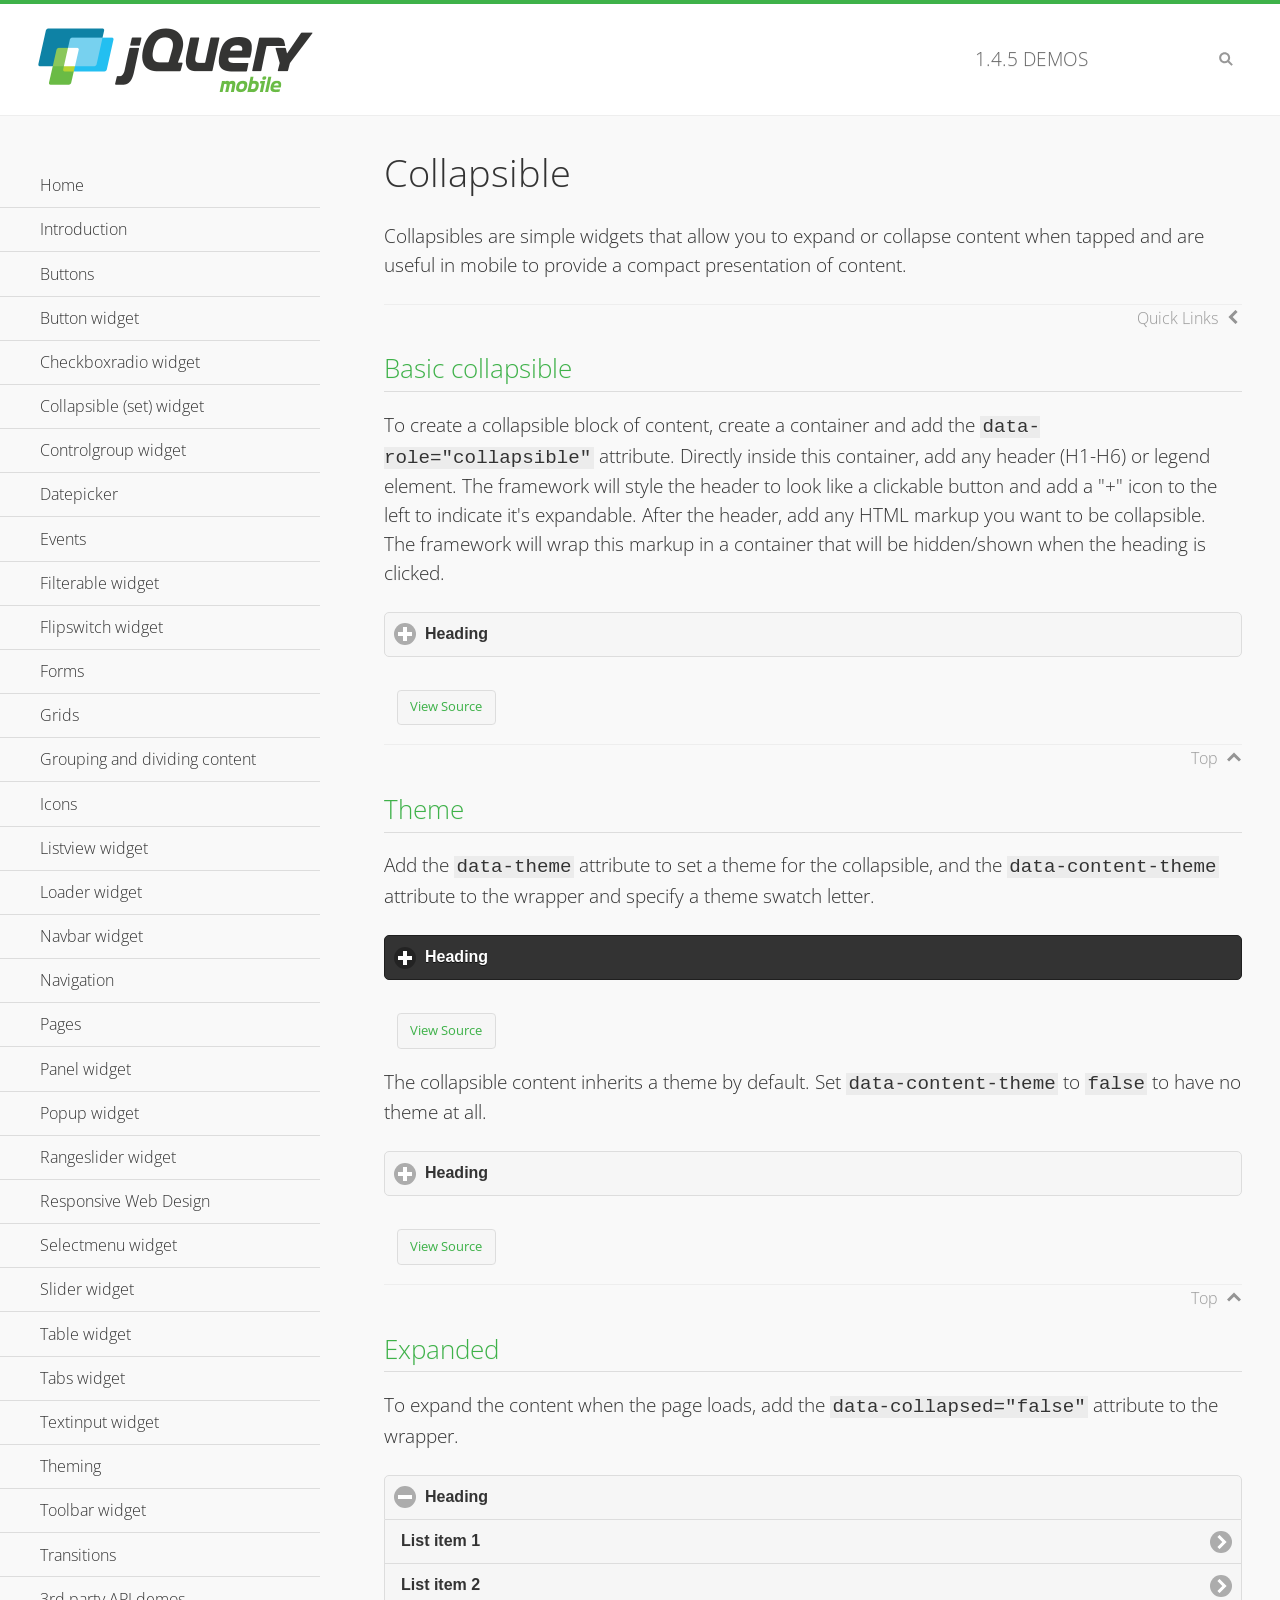
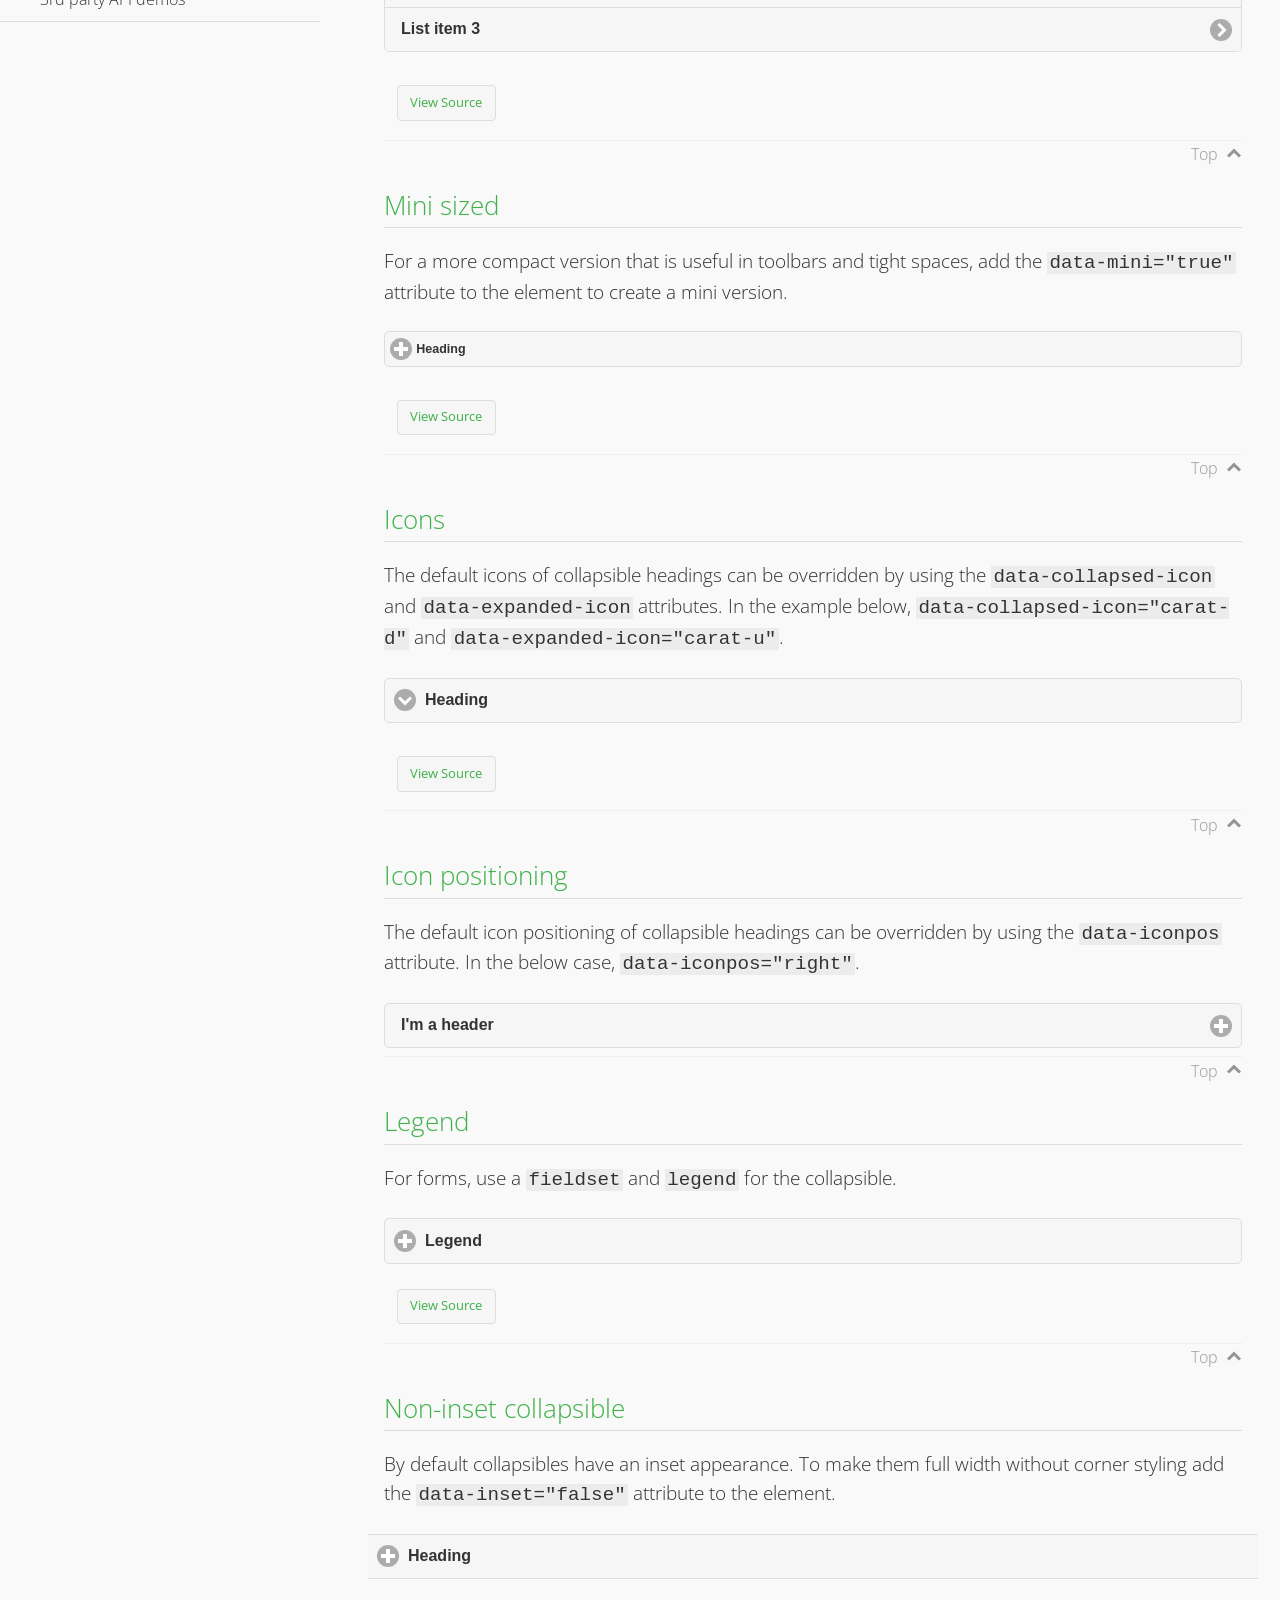
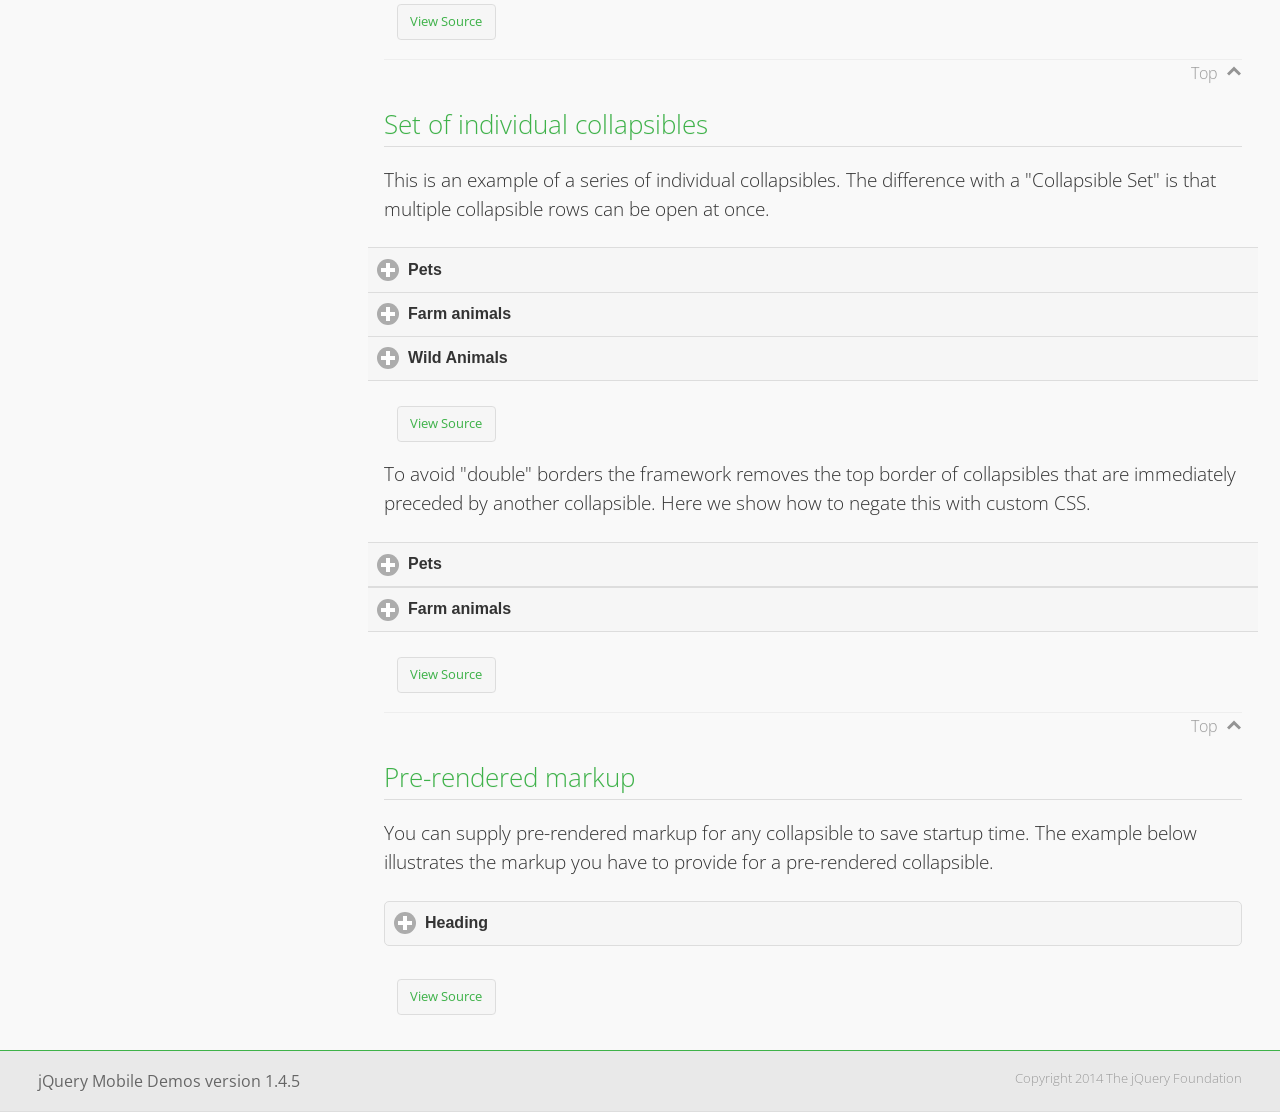
<file: jquery/demos/collapsible/index.html>
<!DOCTYPE html>
<html>
<head>
	<meta charset="utf-8">
	<meta name="viewport" content="width=device-width, initial-scale=1">
	<title>Collapsible - jQuery Mobile Demos</title>
    <link rel="stylesheet" href="../css/themes/default/jquery.mobile-1.4.5.min.css">
    <link rel="stylesheet" href="../_assets/css/jqm-demos.css">
    <link rel="shortcut icon" href="../favicon.ico">
    <link rel="stylesheet" href="http://fonts.googleapis.com/css?family=Open+Sans:300,400,700">
    <script src="../js/jquery.js"></script>
    <script src="../_assets/js/index.js"></script>
    <script src="../js/jquery.mobile-1.4.5.min.js"></script>
    <style id="negateDoubleBorder">
        #demo-borders .ui-collapsible-heading .ui-btn { border-top-width: 1px !important; }
    </style>
</head>
<body>
<div data-role="page" class="jqm-demos" data-quicklinks="true">

    <div data-role="header" class="jqm-header">
		<h2><a href="../" title="jQuery Mobile Demos home"><img src="../_assets/img/jquery-logo.png" alt="jQuery Mobile"></a></h2>
		<p><span class="jqm-version"></span> Demos</p>
        <a href="#" class="jqm-navmenu-link ui-btn ui-btn-icon-notext ui-corner-all ui-icon-bars ui-nodisc-icon ui-alt-icon ui-btn-left">Menu</a>
        <a href="#" class="jqm-search-link ui-btn ui-btn-icon-notext ui-corner-all ui-icon-search ui-nodisc-icon ui-alt-icon ui-btn-right">Search</a>
    </div><!-- /header -->

    <div role="main" class="ui-content jqm-content">

        <h1>Collapsible</h1>

        <p>Collapsibles are simple widgets that allow you to expand or collapse content when tapped and are useful in mobile to provide a compact presentation of content.</p>

        <h2>Basic collapsible</h2>

        <p>To create a collapsible block of content, create a container and add the <code> data-role="collapsible"</code> attribute. Directly inside this container, add any header (H1-H6) or legend element. The framework will style the header to look like a clickable button and add a "+" icon to the left to indicate it's expandable. After the header, add any HTML markup you want to be collapsible. The framework will wrap this markup in a container that will be hidden/shown when the heading is clicked.</p>

        <div data-demo-html="true">
            <div data-role="collapsible">
                <h4>Heading</h4>
                <p>I'm the collapsible content. By default I'm closed, but you can click the header to open me.</p>
            </div>
        </div><!--/demo-html -->

        <h2>Theme</h2>

        <p>Add the <code>data-theme</code> attribute to set a theme for the collapsible, and the <code>data-content-theme</code> attribute to the wrapper and specify a theme swatch letter.</p>

        <div data-demo-html="true">
            <div data-role="collapsible" data-theme="b" data-content-theme="b">
                <h4>Heading</h4>
                <p>I'm the collapsible content with a themed content block set to "b".</p>
            </div>
        </div><!--/demo-html -->

        <p>The collapsible content inherits a theme by default. Set <code>data-content-theme</code> to <code>false</code> to have no theme at all.</p>

        <div data-demo-html="true">
            <div data-role="collapsible" data-content-theme="false">
                <h4>Heading</h4>
                <p>I'm the collapsible content without a theme.</p>
            </div>
        </div><!--/demo-html -->

        <h2>Expanded</h2>

        <p>To expand the content when the page loads, add the <code>data-collapsed="false"</code> attribute to the wrapper.</p>

        <div data-demo-html="true">
            <div data-role="collapsible" data-collapsed="false">
                <h4>Heading</h4>
                <ul data-role="listview">
                    <li><a href="#">List item 1</a></li>
                    <li><a href="#">List item 2</a></li>
                    <li><a href="#">List item 3</a></li>
                </ul>
            </div>
        </div><!--/demo-html -->

        <h2>Mini sized</h2>

        <p>For a more compact version that is useful in toolbars and tight spaces, add the <code>data-mini="true"</code> attribute to the element to create a mini version. </p>

        <div data-demo-html="true">
            <div data-role="collapsible" data-mini="true">
                <h4>Heading</h4>
                <ul data-role="listview">
                    <li><a href="#">List item 1</a></li>
                    <li><a href="#">List item 2</a></li>
                    <li><a href="#">List item 3</a></li>
                </ul>
            </div>
        </div><!--/demo-html -->

            <h2>Icons</h2>

            <p>The default icons of collapsible headings can be overridden by using the <code>data-collapsed-icon</code> and <code>data-expanded-icon</code> attributes. In the example below, <code>data-collapsed-icon="carat-d"</code> and <code>data-expanded-icon="carat-u"</code>.</p>

            <div data-demo-html="true">
                <div data-role="collapsible" data-collapsed-icon="carat-d" data-expanded-icon="carat-u">
                    <h4>Heading</h4>
                    <ul data-role="listview" data-inset="false">
                        <li>Read-only list item 1</li>
                        <li>Read-only list item 2</li>
                        <li>Read-only list item 3</li>
                    </ul>
                </div>
            </div><!--/demo-html -->

            <h2>Icon positioning</h2>

            <p>The default icon positioning of collapsible headings can be overridden by using the <code>data-iconpos</code> attribute. In the below case, <code>data-iconpos="right"</code>.</p>

            <div data-role="collapsible" data-iconpos="right">
                <h3>I'm a header</h3>
                <p><code>data-iconpos="right"</code></p>
            </div>

        <h2>Legend</h2>

        <p>For forms, use a <code>fieldset</code> and <code>legend</code> for the collapsible.</p>
        <div data-demo-html="true">
            <form>
                <fieldset data-role="collapsible">
                    <legend>Legend</legend>

                    <label for="textinput-f">Text Input:</label>
                    <input type="text" name="textinput-f" id="textinput-f" placeholder="Text input" value="">

                    <div data-role="controlgroup">
                        <input type="checkbox" name="checkbox-1-a" id="checkbox-1-a">
                        <label for="checkbox-1-a">One</label>
                        <input type="checkbox" name="checkbox-2-a" id="checkbox-2-a">
                        <label for="checkbox-2-a">Two</label>
                        <input type="checkbox" name="checkbox-3-a" id="checkbox-3-a">
                        <label for="checkbox-3-a">Three</label>
                    </div>
                </fieldset>
            </form>
        </div><!--/demo-html -->

        <h2>Non-inset collapsible</h2>

        <p>By default collapsibles have an inset appearance. To make them full width without corner styling add the <code>data-inset="false"</code> attribute to the element.</p>

        <div data-demo-html="true">
            <div data-role="collapsible" data-inset="false">
                <h4>Heading</h4>
                <p>I'm the collapsible content. By default I'm closed, but you can click the header to open me.</p>
            </div>
        </div><!--/demo-html -->

        <h2>Set of individual collapsibles</h2>

        <p>This is an example of a series of individual collapsibles. The difference with a "Collapsible Set" is that multiple collapsible rows can be open at once.</p>

        <div data-demo-html="true">
            <div data-role="collapsible" data-inset="false">
                <h3>Pets</h3>
                <ul data-role="listview">
                    <li><a href="#">Canary</a></li>
                    <li><a href="#">Cat</a></li>
                    <li><a href="#">Dog</a></li>
                    <li><a href="#">Gerbil</a></li>
                    <li><a href="#">Iguana</a></li>
                    <li><a href="#">Mouse</a></li>
                </ul>
            </div><!-- /collapsible -->
            <div data-role="collapsible" data-inset="false">
                <h3>Farm animals</h3>
                <ul data-role="listview">
                    <li><a href="#">Chicken</a></li>
                    <li><a href="#">Cow</a></li>
                    <li><a href="#">Duck</a></li>
                    <li><a href="#">Horse</a></li>
                    <li><a href="#">Pig</a></li>
                    <li><a href="#">Sheep</a></li>
                </ul>
            </div><!-- /collapsible -->
            <div data-role="collapsible" data-inset="false">
                <h3>Wild Animals</h3>
                <ul data-role="listview">
                    <li><a href="#">Aardvark</a></li>
                    <li><a href="#">Alligator</a></li>
                    <li><a href="#">Ant</a></li>
                    <li><a href="#">Bear</a></li>
                    <li><a href="#">Beaver</a></li>
                    <li><a href="#">Cougar</a></li>
                    <li><a href="#">Dingo</a></li>
                </ul>
            </div><!-- /collapsible -->
        </div><!--/demo-html -->

        <p>To avoid "double" borders the framework removes the top border of collapsibles that are immediately preceded by another collapsible. Here we show how to negate this with custom CSS.</p>

        <div data-demo-html="true" data-demo-css="#negateDoubleBorder">
            <div id="demo-borders">
                <div data-role="collapsible" data-inset="false">
                    <h3>Pets</h3>
                    <ul data-role="listview">
                        <li><a href="#">Canary</a></li>
                        <li><a href="#">Cat</a></li>
                        <li><a href="#">Dog</a></li>
                        <li><a href="#">Gerbil</a></li>
                        <li><a href="#">Iguana</a></li>
                        <li><a href="#">Mouse</a></li>
                    </ul>
                </div><!-- /collapsible -->
                <div data-role="collapsible" data-inset="false">
                    <h3>Farm animals</h3>
                    <ul data-role="listview">
                        <li><a href="#">Chicken</a></li>
                        <li><a href="#">Cow</a></li>
                        <li><a href="#">Duck</a></li>
                        <li><a href="#">Horse</a></li>
                        <li><a href="#">Pig</a></li>
                        <li><a href="#">Sheep</a></li>
                    </ul>
                </div><!-- /collapsible -->
            </div>
        </div><!--/demo-html -->

			<h2>Pre-rendered markup</h2>
			<p>You can supply pre-rendered markup for any collapsible to save startup time. The example below illustrates the markup you have to provide for a pre-rendered collapsible.</p>
				<div data-demo-html="true">
					<div data-role="collapsible" data-enhanced="true" class="ui-collapsible ui-collapsible-inset ui-corner-all ui-collapsible-collapsed">
						<h4 class="ui-collapsible-heading ui-collapsible-heading-collapsed">
							<a href="#" class="ui-collapsible-heading-toggle ui-btn ui-btn-icon-left ui-icon-plus">
							Heading
							<div class="ui-collapsible-heading-status"> click to expand contents</div>
							</a>
						</h4>
						<div class="ui-collapsible-content ui-collapsible-content-collapsed" aria-hidden="true">
						<p>I'm the collapsible content. By default I'm closed, but you can click the header to open me.</p>
						</div>
					</div>
				</div>

	</div><!-- /content -->
	    <div data-role="panel" class="jqm-navmenu-panel" data-position="left" data-display="overlay" data-theme="a">
	    	<ul class="jqm-list ui-alt-icon ui-nodisc-icon">
<li data-filtertext="demos homepage" data-icon="home"><a href=".././">Home</a></li>
<li data-filtertext="introduction overview getting started"><a href="../intro/" data-ajax="false">Introduction</a></li>
<li data-filtertext="buttons button markup buttonmarkup method anchor link button element"><a href="../button-markup/" data-ajax="false">Buttons</a></li>
<li data-filtertext="form button widget input button submit reset"><a href="../button/" data-ajax="false">Button widget</a></li>
<li data-role="collapsible" data-enhanced="true" data-collapsed-icon="carat-d" data-expanded-icon="carat-u" data-iconpos="right" data-inset="false" class="ui-collapsible ui-collapsible-themed-content ui-collapsible-collapsed">
	<h3 class="ui-collapsible-heading ui-collapsible-heading-collapsed">
		<a href="#" class="ui-collapsible-heading-toggle ui-btn ui-btn-icon-right ui-btn-inherit ui-icon-carat-d">
		    Checkboxradio widget<span class="ui-collapsible-heading-status"> click to expand contents</span>
		</a>
	</h3>
	<div class="ui-collapsible-content ui-body-inherit ui-collapsible-content-collapsed" aria-hidden="true">
		<ul>
			<li data-filtertext="form checkboxradio widget checkbox input checkboxes controlgroups"><a href="../checkboxradio-checkbox/" data-ajax="false">Checkboxes</a></li>
			<li data-filtertext="form checkboxradio widget radio input radio buttons controlgroups"><a href="../checkboxradio-radio/" data-ajax="false">Radio buttons</a></li>
		</ul>
	</div>
</li>
<li data-role="collapsible" data-enhanced="true" data-collapsed-icon="carat-d" data-expanded-icon="carat-u" data-iconpos="right" data-inset="false" class="ui-collapsible ui-collapsible-themed-content ui-collapsible-collapsed">
	<h3 class="ui-collapsible-heading ui-collapsible-heading-collapsed">
		<a href="#" class="ui-collapsible-heading-toggle ui-btn ui-btn-icon-right ui-btn-inherit ui-icon-carat-d">
			Collapsible (set) widget<span class="ui-collapsible-heading-status"> click to expand contents</span>
		</a>
	</h3>
	<div class="ui-collapsible-content ui-body-inherit ui-collapsible-content-collapsed" aria-hidden="true">
		<ul>
			<li data-filtertext="collapsibles content formatting"><a href="../collapsible/" data-ajax="false">Collapsible</a></li>
			<li data-filtertext="dynamic collapsible set accordion append expand"><a href="../collapsible-dynamic/" data-ajax="false">Dynamic collapsibles</a></li>
			<li data-filtertext="accordions collapsible set widget content formatting grouped collapsibles"><a href="../collapsibleset/" data-ajax="false">Collapsible set</a></li>
		</ul>
	</div>
</li>
<li data-role="collapsible" data-enhanced="true" data-collapsed-icon="carat-d" data-expanded-icon="carat-u" data-iconpos="right" data-inset="false" class="ui-collapsible ui-collapsible-themed-content ui-collapsible-collapsed">
	<h3 class="ui-collapsible-heading ui-collapsible-heading-collapsed">
		<a href="#" class="ui-collapsible-heading-toggle ui-btn ui-btn-icon-right ui-btn-inherit ui-icon-carat-d">
			Controlgroup widget<span class="ui-collapsible-heading-status"> click to expand contents</span>
		</a>
	</h3>
	<div class="ui-collapsible-content ui-body-inherit ui-collapsible-content-collapsed" aria-hidden="true">
		<ul>
			<li data-filtertext="controlgroups selectmenu checkboxradio input grouped buttons horizontal vertical"><a href="../controlgroup/" data-ajax="false">Controlgroup</a></li>
			<li data-filtertext="dynamic controlgroup dynamically add buttons"><a href="../controlgroup-dynamic/" data-ajax="false">Dynamic controlgroups</a></li>
		</ul>
	</div>
</li>
<li data-filtertext="form datepicker widget date input"><a href="../datepicker/" data-ajax="false">Datepicker</a></li>
<li data-role="collapsible" data-enhanced="true" data-collapsed-icon="carat-d" data-expanded-icon="carat-u" data-iconpos="right" data-inset="false" class="ui-collapsible ui-collapsible-themed-content ui-collapsible-collapsed">
	<h3 class="ui-collapsible-heading ui-collapsible-heading-collapsed">
		<a href="#" class="ui-collapsible-heading-toggle ui-btn ui-btn-icon-right ui-btn-inherit ui-icon-carat-d">
			Events<span class="ui-collapsible-heading-status"> click to expand contents</span>
		</a>
	</h3>
	<div class="ui-collapsible-content ui-body-inherit ui-collapsible-content-collapsed" aria-hidden="true">
		<ul>
			<li data-filtertext="swipe to delete list items listviews swipe events"><a href="../swipe-list/" data-ajax="false">Swipe list items</a></li>
			<li data-filtertext="swipe to navigate swipe page navigation swipe events"><a href="../swipe-page/" data-ajax="false">Swipe page navigation</a></li>
		</ul>
	</div>
</li>
<li data-filtertext="filterable filter elements sorting searching listview table"><a href="../filterable/" data-ajax="false">Filterable widget</a></li>
<li data-filtertext="form flipswitch widget flip toggle switch binary select checkbox input"><a href="../flipswitch/" data-ajax="false">Flipswitch widget</a></li>
<li data-role="collapsible" data-enhanced="true" data-collapsed-icon="carat-d" data-expanded-icon="carat-u" data-iconpos="right" data-inset="false" class="ui-collapsible ui-collapsible-themed-content ui-collapsible-collapsed">
	<h3 class="ui-collapsible-heading ui-collapsible-heading-collapsed">
		<a href="#" class="ui-collapsible-heading-toggle ui-btn ui-btn-icon-right ui-btn-inherit ui-icon-carat-d">
			Forms<span class="ui-collapsible-heading-status"> click to expand contents</span>
		</a>
	</h3>
	<div class="ui-collapsible-content ui-body-inherit ui-collapsible-content-collapsed" aria-hidden="true">
		<ul>
			<li data-filtertext="forms text checkbox radio range button submit reset inputs selects textarea slider flipswitch label form elements"><a href="../forms/" data-ajax="false">Forms</a></li>
			<li data-filtertext="form hide labels hidden accessible ui-hidden-accessible forms"><a href="../forms-label-hidden-accessible/" data-ajax="false">Hide labels</a></li>
			<li data-filtertext="form field containers fieldcontain ui-field-contain forms"><a href="../forms-field-contain/" data-ajax="false">Field containers</a></li>
			<li data-filtertext="forms disabled form elements"><a href="../forms-disabled/" data-ajax="false">Forms disabled</a></li>
			<li data-filtertext="forms gallery examples overview forms text checkbox radio range button submit reset inputs selects textarea slider flipswitch label form elements"><a href="../forms-gallery/" data-ajax="false">Forms gallery</a></li>
		</ul>
	</div>
</li>
<li data-role="collapsible" data-enhanced="true" data-collapsed-icon="carat-d" data-expanded-icon="carat-u" data-iconpos="right" data-inset="false" class="ui-collapsible ui-collapsible-themed-content ui-collapsible-collapsed">
	<h3 class="ui-collapsible-heading ui-collapsible-heading-collapsed">
		<a href="#" class="ui-collapsible-heading-toggle ui-btn ui-btn-icon-right ui-btn-inherit ui-icon-carat-d">
			Grids<span class="ui-collapsible-heading-status"> click to expand contents</span>
		</a>
	</h3>
	<div class="ui-collapsible-content ui-body-inherit ui-collapsible-content-collapsed" aria-hidden="true">
		<ul>
			<li data-filtertext="grids columns blocks content formatting rwd responsive css framework"><a href="../grids/" data-ajax="false">Grids</a></li>
			<li data-filtertext="buttons in grids css framework"><a href="../grids-buttons/" data-ajax="false">Buttons in grids</a></li>
			<li data-filtertext="custom responsive grids rwd css framework"><a href="../grids-custom-responsive/" data-ajax="false">Custom responsive grids</a></li>
		</ul>
	</div>
</li>
<li data-filtertext="blocks content formatting sections heading"><a href="../body-bar-classes/" data-ajax="false">Grouping and dividing content</a></li>
<li data-role="collapsible" data-enhanced="true" data-collapsed-icon="carat-d" data-expanded-icon="carat-u" data-iconpos="right" data-inset="false" class="ui-collapsible ui-collapsible-themed-content ui-collapsible-collapsed">
	<h3 class="ui-collapsible-heading ui-collapsible-heading-collapsed">
		<a href="#" class="ui-collapsible-heading-toggle ui-btn ui-btn-icon-right ui-btn-inherit ui-icon-carat-d">
			Icons<span class="ui-collapsible-heading-status"> click to expand contents</span>
		</a>
	</h3>
	<div class="ui-collapsible-content ui-body-inherit ui-collapsible-content-collapsed" aria-hidden="true">
		<ul>
			<li data-filtertext="button icons svg disc alt custom icon position"><a href="../icons/" data-ajax="false">Icons</a></li>
			<li data-filtertext=""><a href="../icons-grunticon/" data-ajax="false">Grunticon loader</a></li>
		</ul>
	</div>
</li>
<li data-role="collapsible" data-enhanced="true" data-collapsed-icon="carat-d" data-expanded-icon="carat-u" data-iconpos="right" data-inset="false" class="ui-collapsible ui-collapsible-themed-content ui-collapsible-collapsed">
	<h3 class="ui-collapsible-heading ui-collapsible-heading-collapsed">
		<a href="#" class="ui-collapsible-heading-toggle ui-btn ui-btn-icon-right ui-btn-inherit ui-icon-carat-d">
			Listview widget<span class="ui-collapsible-heading-status"> click to expand contents</span>
		</a>
	</h3>
	<div class="ui-collapsible-content ui-body-inherit ui-collapsible-content-collapsed" aria-hidden="true">
		<ul>
			<li data-filtertext="listview widget thumbnails icons nested split button collapsible ul ol"><a href="../listview/" data-ajax="false">Listview</a></li>
			<li data-filtertext="autocomplete filterable reveal listview filtertextbeforefilter placeholder"><a href="../listview-autocomplete/" data-ajax="false">Listview autocomplete</a></li>
			<li data-filtertext="autocomplete filterable reveal listview remote data filtertextbeforefilter placeholder"><a href="../listview-autocomplete-remote/" data-ajax="false">Listview autocomplete remote data</a></li>
			<li data-filtertext="autodividers anchor jump scroll linkbars listview lists ul ol"><a href="../listview-autodividers-linkbar/" data-ajax="false">Listview autodividers linkbar</a></li>
			<li data-filtertext="listview autodividers selector autodividersselector lists ul ol"><a href="../listview-autodividers-selector/" data-ajax="false">Listview autodividers selector</a></li>
			<li data-filtertext="listview nested list items"><a href="../listview-nested-lists/" data-ajax="false">Nested Listviews</a></li>
			<li data-filtertext="listview collapsible list items flat"><a href="../listview-collapsible-item-flat/" data-ajax="false">Listview collapsible list items (flat)</a></li>
			<li data-filtertext="listview collapsible list indented"><a href="../listview-collapsible-item-indented/" data-ajax="false">Listview collapsible list items (indented)</a></li>
			<li data-filtertext="grid listview responsive grids responsive listviews lists ul"><a href="../listview-grid/" data-ajax="false">Listview responsive grid</a></li>
		</ul>
	</div>
</li>
<li data-filtertext="loader widget page loading navigation overlay spinner"><a href="../loader/" data-ajax="false">Loader widget</a></li>
<li data-filtertext="navbar widget navmenu toolbars header footer"><a href="../navbar/" data-ajax="false">Navbar widget</a></li>
<li data-role="collapsible" data-enhanced="true" data-collapsed-icon="carat-d" data-expanded-icon="carat-u" data-iconpos="right" data-inset="false" class="ui-collapsible ui-collapsible-themed-content ui-collapsible-collapsed">
	<h3 class="ui-collapsible-heading ui-collapsible-heading-collapsed">
		<a href="#" class="ui-collapsible-heading-toggle ui-btn ui-btn-icon-right ui-btn-inherit ui-icon-carat-d">
			Navigation<span class="ui-collapsible-heading-status"> click to expand contents</span>
		</a>
	</h3>
	<div class="ui-collapsible-content ui-body-inherit ui-collapsible-content-collapsed" aria-hidden="true">
		<ul>
			<li data-filtertext="ajax navigation navigate widget history event method"><a href="../navigation/" data-ajax="false">Navigation</a></li>
			<li data-filtertext="linking pages page links navigation ajax prefetch cache"><a href="../navigation-linking-pages/" data-ajax="false">Linking pages</a></li>
			<!-- <li data-filtertext="php redirect server redirection server-side navigation"><a href="../navigation-php-redirect/" data-ajax="false">PHP redirect demo</a></li>-->
			<li data-filtertext="navigation redirection hash query"><a href="../navigation-hash-processing/" data-ajax="false">Hash processing demo</a></li>
			<li data-filtertext="navigation redirection hash query"><a href="../page-events/" data-ajax="false">Page Navigation Events</a></li>
		</ul>
	</div>
</li>
<li data-role="collapsible" data-enhanced="true" data-collapsed-icon="carat-d" data-expanded-icon="carat-u" data-iconpos="right" data-inset="false" class="ui-collapsible ui-collapsible-themed-content ui-collapsible-collapsed">
	<h3 class="ui-collapsible-heading ui-collapsible-heading-collapsed">
		<a href="#" class="ui-collapsible-heading-toggle ui-btn ui-btn-icon-right ui-btn-inherit ui-icon-carat-d">
			Pages<span class="ui-collapsible-heading-status"> click to expand contents</span>
		</a>
	</h3>
	<div class="ui-collapsible-content ui-body-inherit ui-collapsible-content-collapsed" aria-hidden="true">
		<ul>
			<li data-filtertext="pages page widget ajax navigation"><a href="../pages/" data-ajax="false">Pages</a></li>
			<li data-filtertext="single page"><a href="../pages-single-page/" data-ajax="false">Single page</a></li>
			<li data-filtertext="multipage multi-page page"><a href="../pages-multi-page/" data-ajax="false">Multi-page template</a></li>
			<li data-filtertext="dialog page widget modal popup"><a href="../pages-dialog/" data-ajax="false">Dialog page</a></li>
		</ul>
	</div>
</li>
<li data-role="collapsible" data-enhanced="true" data-collapsed-icon="carat-d" data-expanded-icon="carat-u" data-iconpos="right" data-inset="false" class="ui-collapsible ui-collapsible-themed-content ui-collapsible-collapsed">
	<h3 class="ui-collapsible-heading ui-collapsible-heading-collapsed">
		<a href="#" class="ui-collapsible-heading-toggle ui-btn ui-btn-icon-right ui-btn-inherit ui-icon-carat-d">
			Panel widget<span class="ui-collapsible-heading-status"> click to expand contents</span>
		</a>
	</h3>
	<div class="ui-collapsible-content ui-body-inherit ui-collapsible-content-collapsed" aria-hidden="true">
		<ul>
			<li data-filtertext="panel widget sliding panels reveal push overlay responsive"><a href="../panel/" data-ajax="false">Panel</a></li>
			<li data-filtertext=""><a href="../panel-external/" data-ajax="false">External panels</a></li>
			<li data-filtertext="panel "><a href="../panel-fixed/" data-ajax="false">Fixed panels</a></li>
			<li data-filtertext="panel slide panels sliding panels shadow rwd responsive breakpoint"><a href="../panel-responsive/" data-ajax="false">Panels responsive</a></li>
			<li data-filtertext="panel custom style custom panel width reveal shadow listview panel styling page background wrapper"><a href="../panel-styling/" data-ajax="false">Custom panel style</a></li>
			<li data-filtertext="panel open on swipe"><a href="../panel-swipe-open/" data-ajax="false">Panel open on swipe</a></li>
			<li data-filtertext="panels outside page internal external toolbars"><a href="../panel-external-internal/" data-ajax="false">Panel external and internal</a></li>
		</ul>
	</div>
</li>
<li data-role="collapsible" data-enhanced="true" data-collapsed-icon="carat-d" data-expanded-icon="carat-u" data-iconpos="right" data-inset="false" class="ui-collapsible ui-collapsible-themed-content ui-collapsible-collapsed">
	<h3 class="ui-collapsible-heading ui-collapsible-heading-collapsed">
		<a href="#" class="ui-collapsible-heading-toggle ui-btn ui-btn-icon-right ui-btn-inherit ui-icon-carat-d">
			Popup widget<span class="ui-collapsible-heading-status"> click to expand contents</span>
		</a>
	</h3>
	<div class="ui-collapsible-content ui-body-inherit ui-collapsible-content-collapsed" aria-hidden="true">
		<ul>
			<li data-filtertext="popup widget popups dialog modal transition tooltip lightbox form overlay screen flip pop fade transition"><a href="../popup/" data-ajax="false">Popup</a></li>
			<li data-filtertext="popup alignment position"><a href="../popup-alignment/" data-ajax="false">Popup alignment</a></li>
			<li data-filtertext="popup arrow size popups popover"><a href="../popup-arrow-size/" data-ajax="false">Popup arrow size</a></li>
			<li data-filtertext="dynamic popups popup images lightbox"><a href="../popup-dynamic/" data-ajax="false">Dynamic popups</a></li>
			<li data-filtertext="popups with iframes scaling"><a href="../popup-iframe/" data-ajax="false">Popups with iframes</a></li>
			<li data-filtertext="popup image scaling"><a href="../popup-image-scaling/" data-ajax="false">Popup image scaling</a></li>
			<li data-filtertext="external popup outside multi-page"><a href="../popup-outside-multipage/" data-ajax="false">Popup outside multi-page</a></li>
		</ul>
	</div>
</li>
<li data-filtertext="form rangeslider widget dual sliders dual handle sliders range input"><a href="../rangeslider/" data-ajax="false">Rangeslider widget</a></li>
<li data-filtertext="responsive web design rwd adaptive progressive enhancement PE accessible mobile breakpoints media query media queries"><a href="../rwd/" data-ajax="false">Responsive Web Design</a></li>
<li data-role="collapsible" data-enhanced="true" data-collapsed-icon="carat-d" data-expanded-icon="carat-u" data-iconpos="right" data-inset="false" class="ui-collapsible ui-collapsible-themed-content ui-collapsible-collapsed">
	<h3 class="ui-collapsible-heading ui-collapsible-heading-collapsed">
		<a href="#" class="ui-collapsible-heading-toggle ui-btn ui-btn-icon-right ui-btn-inherit ui-icon-carat-d">
			Selectmenu widget<span class="ui-collapsible-heading-status"> click to expand contents</span>
		</a>
	</h3>
	<div class="ui-collapsible-content ui-body-inherit ui-collapsible-content-collapsed" aria-hidden="true">
		<ul>
			<li data-filtertext="form selectmenu widget select input custom select menu selects"><a href="../selectmenu/" data-ajax="false">Selectmenu</a></li>
			<li data-filtertext="form custom select menu selectmenu widget custom menu option optgroup multiple selects"><a href="../selectmenu-custom/" data-ajax="false">Custom select menu</a></li>
			<li data-filtertext="filterable select filter popup dialog"><a href="../selectmenu-custom-filter/" data-ajax="false">Custom select menu with filter</a></li>
		</ul>
	</div>
</li>
<li data-role="collapsible" data-enhanced="true" data-collapsed-icon="carat-d" data-expanded-icon="carat-u" data-iconpos="right" data-inset="false" class="ui-collapsible ui-collapsible-themed-content ui-collapsible-collapsed">
	<h3 class="ui-collapsible-heading ui-collapsible-heading-collapsed">
		<a href="#" class="ui-collapsible-heading-toggle ui-btn ui-btn-icon-right ui-btn-inherit ui-icon-carat-d">
			Slider widget<span class="ui-collapsible-heading-status"> click to expand contents</span>
		</a>
	</h3>
	<div class="ui-collapsible-content ui-body-inherit ui-collapsible-content-collapsed" aria-hidden="true">
		<ul>
			<li data-filtertext="form slider widget range input single sliders"><a href="../slider/" data-ajax="false">Slider</a></li>
			<li data-filtertext="form slider widget flipswitch slider binary select flip toggle switch"><a href="../slider-flipswitch/" data-ajax="false">Slider flip toggle switch</a></li>
			<li data-filtertext="form slider tooltip handle value input range sliders"><a href="../slider-tooltip/" data-ajax="false">Slider tooltip</a></li>
		</ul>
	</div>
</li>
<li data-role="collapsible" data-enhanced="true" data-collapsed-icon="carat-d" data-expanded-icon="carat-u" data-iconpos="right" data-inset="false" class="ui-collapsible ui-collapsible-themed-content ui-collapsible-collapsed">
	<h3 class="ui-collapsible-heading ui-collapsible-heading-collapsed">
		<a href="#" class="ui-collapsible-heading-toggle ui-btn ui-btn-icon-right ui-btn-inherit ui-icon-carat-d">
			Table widget<span class="ui-collapsible-heading-status"> click to expand contents</span>
		</a>
	</h3>
	<div class="ui-collapsible-content ui-body-inherit ui-collapsible-content-collapsed" aria-hidden="true">
		<ul>
			<li data-filtertext="table widget reflow column toggle th td responsive tables rwd hide show tabular"><a href="../table-column-toggle/" data-ajax="false">Table Column Toggle</a></li>
			<li data-filtertext="table column toggle phone comparison demo"><a href="../table-column-toggle-example/" data-ajax="false">Table Column Toggle demo</a></li>
			<li data-filtertext="responsive tables table column toggle heading groups rwd breakpoint"><a href="../table-column-toggle-heading-groups/" data-ajax="false">Table Column Toggle heading groups</a></li>
			<li data-filtertext="responsive tables table column toggle hide rwd breakpoint customization options"><a href="../table-column-toggle-options/" data-ajax="false">Table Column Toggle options</a></li>
			<li data-filtertext="table reflow th td responsive rwd columns tabular"><a href="../table-reflow/" data-ajax="false">Table Reflow</a></li>
			<li data-filtertext="responsive tables table reflow heading groups rwd breakpoint"><a href="../table-reflow-heading-groups/" data-ajax="false">Table Reflow heading groups</a></li>
			<li data-filtertext="responsive tables table reflow stripes strokes table style"><a href="../table-reflow-stripes-strokes/" data-ajax="false">Table Reflow stripes and strokes</a></li>
			<li data-filtertext="responsive tables table reflow stack custom styles"><a href="../table-reflow-styling/" data-ajax="false">Table Reflow custom styles</a></li>
		</ul>
	</div>
</li>
<li data-filtertext="ui tabs widget"><a href="../tabs/" data-ajax="false">Tabs widget</a></li>
<li data-filtertext="form textinput widget text input textarea number date time tel email file color password"><a href="../textinput/" data-ajax="false">Textinput widget</a></li>
<li data-role="collapsible" data-enhanced="true" data-collapsed-icon="carat-d" data-expanded-icon="carat-u" data-iconpos="right" data-inset="false" class="ui-collapsible ui-collapsible-themed-content ui-collapsible-collapsed">
	<h3 class="ui-collapsible-heading ui-collapsible-heading-collapsed">
		<a href="#" class="ui-collapsible-heading-toggle ui-btn ui-btn-icon-right ui-btn-inherit ui-icon-carat-d">
			Theming<span class="ui-collapsible-heading-status"> click to expand contents</span>
		</a>
	</h3>
	<div class="ui-collapsible-content ui-body-inherit ui-collapsible-content-collapsed" aria-hidden="true">
		<ul>
			<li data-filtertext="default theme swatches theming style css"><a href="../theme-default/" data-ajax="false">Default theme</a></li>
			<li data-filtertext="classic theme old theme swatches theming style css"><a href="../theme-classic/" data-ajax="false">Classic theme</a></li>
		</ul>
	</div>
</li>
<li data-role="collapsible" data-enhanced="true" data-collapsed-icon="carat-d" data-expanded-icon="carat-u" data-iconpos="right" data-inset="false" class="ui-collapsible ui-collapsible-themed-content ui-collapsible-collapsed">
	<h3 class="ui-collapsible-heading ui-collapsible-heading-collapsed">
		<a href="#" class="ui-collapsible-heading-toggle ui-btn ui-btn-icon-right ui-btn-inherit ui-icon-carat-d">
			Toolbar widget<span class="ui-collapsible-heading-status"> click to expand contents</span>
		</a>
	</h3>
	<div class="ui-collapsible-content ui-body-inherit ui-collapsible-content-collapsed" aria-hidden="true">
		<ul>
			<li data-filtertext="toolbar widget header footer toolbars fixed fullscreen external sections"><a href="../toolbar/" data-ajax="false">Toolbar</a></li>
			<li data-filtertext="dynamic toolbars dynamically add toolbar header footer"><a href="../toolbar-dynamic/" data-ajax="false">Dynamic toolbars</a></li>
			<li data-filtertext="external toolbars header footer"><a href="../toolbar-external/" data-ajax="false">External toolbars</a></li>
			<li data-filtertext="fixed toolbars header footer"><a href="../toolbar-fixed/" data-ajax="false">Fixed toolbars</a></li>
			<li data-filtertext="fixed fullscreen toolbars header footer"><a href="../toolbar-fixed-fullscreen/" data-ajax="false">Fullscreen toolbars</a></li>
			<li data-filtertext="external fixed toolbars header footer"><a href="../toolbar-fixed-external/" data-ajax="false">Fixed external toolbars</a></li>
			<li data-filtertext="external persistent toolbars header footer navbar navmenu"><a href="../toolbar-fixed-persistent/" data-ajax="false">Persistent toolbars</a></li>
			<li data-filtertext="external ajax optimized toolbars persistent toolbars header footer navbar"><a href="../toolbar-fixed-persistent-optimized/" data-ajax="false">Ajax optimized toolbars</a></li>
			<li data-filtertext="form in toolbars header footer"><a href="../toolbar-fixed-forms/" data-ajax="false">Form in toolbar</a></li>
		</ul>
	</div>
</li>
<li data-filtertext="page transitions animated pages popup navigation flip slide fade pop"><a href="../transitions/" data-ajax="false">Transitions</a></li>
<li data-role="collapsible" data-enhanced="true" data-collapsed-icon="carat-d" data-expanded-icon="carat-u" data-iconpos="right" data-inset="false" class="ui-collapsible ui-collapsible-themed-content ui-collapsible-collapsed">
	<h3 class="ui-collapsible-heading ui-collapsible-heading-collapsed">
		<a href="#" class="ui-collapsible-heading-toggle ui-btn ui-btn-icon-right ui-btn-inherit ui-icon-carat-d">
			3rd party API demos<span class="ui-collapsible-heading-status"> click to expand contents</span>
		</a>
	</h3>
	<div class="ui-collapsible-content ui-body-inherit ui-collapsible-content-collapsed" aria-hidden="true">
		<ul>
			<li data-filtertext="backbone requirejs navigation router"><a href="../backbone-requirejs/" data-ajax="false">Backbone RequireJS</a></li>
			<li data-filtertext="google maps geolocation demo"><a href="../map-geolocation/" data-ajax="false">Google Maps geolocation</a></li>
			<li data-filtertext="google maps hybrid"><a href="../map-list-toggle/" data-ajax="false">Google Maps list toggle</a></li>
		</ul>
	</div>
</li>



		     </ul>
		</div><!-- /panel -->


	<div data-role="footer" data-position="fixed" data-tap-toggle="false" class="jqm-footer">
		<p>jQuery Mobile Demos version <span class="jqm-version"></span></p>
		<p>Copyright 2014 The jQuery Foundation</p>
	</div><!-- /footer -->
	<!-- TODO: This should become an external panel so we can add input to markup (unique ID) -->
    <div data-role="panel" class="jqm-search-panel" data-position="right" data-display="overlay" data-theme="a">
		<div class="jqm-search">
			<ul class="jqm-list" data-filter-placeholder="Search demos..." data-filter-reveal="true">
<li data-filtertext="demos homepage" data-icon="home"><a href=".././">Home</a></li>
<li data-filtertext="introduction overview getting started"><a href="../intro/" data-ajax="false">Introduction</a></li>
<li data-filtertext="buttons button markup buttonmarkup method anchor link button element"><a href="../button-markup/" data-ajax="false">Buttons</a></li>
<li data-filtertext="form button widget input button submit reset"><a href="../button/" data-ajax="false">Button widget</a></li>
<li data-role="collapsible" data-enhanced="true" data-collapsed-icon="carat-d" data-expanded-icon="carat-u" data-iconpos="right" data-inset="false" class="ui-collapsible ui-collapsible-themed-content ui-collapsible-collapsed">
	<h3 class="ui-collapsible-heading ui-collapsible-heading-collapsed">
		<a href="#" class="ui-collapsible-heading-toggle ui-btn ui-btn-icon-right ui-btn-inherit ui-icon-carat-d">
		    Checkboxradio widget<span class="ui-collapsible-heading-status"> click to expand contents</span>
		</a>
	</h3>
	<div class="ui-collapsible-content ui-body-inherit ui-collapsible-content-collapsed" aria-hidden="true">
		<ul>
			<li data-filtertext="form checkboxradio widget checkbox input checkboxes controlgroups"><a href="../checkboxradio-checkbox/" data-ajax="false">Checkboxes</a></li>
			<li data-filtertext="form checkboxradio widget radio input radio buttons controlgroups"><a href="../checkboxradio-radio/" data-ajax="false">Radio buttons</a></li>
		</ul>
	</div>
</li>
<li data-role="collapsible" data-enhanced="true" data-collapsed-icon="carat-d" data-expanded-icon="carat-u" data-iconpos="right" data-inset="false" class="ui-collapsible ui-collapsible-themed-content ui-collapsible-collapsed">
	<h3 class="ui-collapsible-heading ui-collapsible-heading-collapsed">
		<a href="#" class="ui-collapsible-heading-toggle ui-btn ui-btn-icon-right ui-btn-inherit ui-icon-carat-d">
			Collapsible (set) widget<span class="ui-collapsible-heading-status"> click to expand contents</span>
		</a>
	</h3>
	<div class="ui-collapsible-content ui-body-inherit ui-collapsible-content-collapsed" aria-hidden="true">
		<ul>
			<li data-filtertext="collapsibles content formatting"><a href="../collapsible/" data-ajax="false">Collapsible</a></li>
			<li data-filtertext="dynamic collapsible set accordion append expand"><a href="../collapsible-dynamic/" data-ajax="false">Dynamic collapsibles</a></li>
			<li data-filtertext="accordions collapsible set widget content formatting grouped collapsibles"><a href="../collapsibleset/" data-ajax="false">Collapsible set</a></li>
		</ul>
	</div>
</li>
<li data-role="collapsible" data-enhanced="true" data-collapsed-icon="carat-d" data-expanded-icon="carat-u" data-iconpos="right" data-inset="false" class="ui-collapsible ui-collapsible-themed-content ui-collapsible-collapsed">
	<h3 class="ui-collapsible-heading ui-collapsible-heading-collapsed">
		<a href="#" class="ui-collapsible-heading-toggle ui-btn ui-btn-icon-right ui-btn-inherit ui-icon-carat-d">
			Controlgroup widget<span class="ui-collapsible-heading-status"> click to expand contents</span>
		</a>
	</h3>
	<div class="ui-collapsible-content ui-body-inherit ui-collapsible-content-collapsed" aria-hidden="true">
		<ul>
			<li data-filtertext="controlgroups selectmenu checkboxradio input grouped buttons horizontal vertical"><a href="../controlgroup/" data-ajax="false">Controlgroup</a></li>
			<li data-filtertext="dynamic controlgroup dynamically add buttons"><a href="../controlgroup-dynamic/" data-ajax="false">Dynamic controlgroups</a></li>
		</ul>
	</div>
</li>
<li data-filtertext="form datepicker widget date input"><a href="../datepicker/" data-ajax="false">Datepicker</a></li>
<li data-role="collapsible" data-enhanced="true" data-collapsed-icon="carat-d" data-expanded-icon="carat-u" data-iconpos="right" data-inset="false" class="ui-collapsible ui-collapsible-themed-content ui-collapsible-collapsed">
	<h3 class="ui-collapsible-heading ui-collapsible-heading-collapsed">
		<a href="#" class="ui-collapsible-heading-toggle ui-btn ui-btn-icon-right ui-btn-inherit ui-icon-carat-d">
			Events<span class="ui-collapsible-heading-status"> click to expand contents</span>
		</a>
	</h3>
	<div class="ui-collapsible-content ui-body-inherit ui-collapsible-content-collapsed" aria-hidden="true">
		<ul>
			<li data-filtertext="swipe to delete list items listviews swipe events"><a href="../swipe-list/" data-ajax="false">Swipe list items</a></li>
			<li data-filtertext="swipe to navigate swipe page navigation swipe events"><a href="../swipe-page/" data-ajax="false">Swipe page navigation</a></li>
		</ul>
	</div>
</li>
<li data-filtertext="filterable filter elements sorting searching listview table"><a href="../filterable/" data-ajax="false">Filterable widget</a></li>
<li data-filtertext="form flipswitch widget flip toggle switch binary select checkbox input"><a href="../flipswitch/" data-ajax="false">Flipswitch widget</a></li>
<li data-role="collapsible" data-enhanced="true" data-collapsed-icon="carat-d" data-expanded-icon="carat-u" data-iconpos="right" data-inset="false" class="ui-collapsible ui-collapsible-themed-content ui-collapsible-collapsed">
	<h3 class="ui-collapsible-heading ui-collapsible-heading-collapsed">
		<a href="#" class="ui-collapsible-heading-toggle ui-btn ui-btn-icon-right ui-btn-inherit ui-icon-carat-d">
			Forms<span class="ui-collapsible-heading-status"> click to expand contents</span>
		</a>
	</h3>
	<div class="ui-collapsible-content ui-body-inherit ui-collapsible-content-collapsed" aria-hidden="true">
		<ul>
			<li data-filtertext="forms text checkbox radio range button submit reset inputs selects textarea slider flipswitch label form elements"><a href="../forms/" data-ajax="false">Forms</a></li>
			<li data-filtertext="form hide labels hidden accessible ui-hidden-accessible forms"><a href="../forms-label-hidden-accessible/" data-ajax="false">Hide labels</a></li>
			<li data-filtertext="form field containers fieldcontain ui-field-contain forms"><a href="../forms-field-contain/" data-ajax="false">Field containers</a></li>
			<li data-filtertext="forms disabled form elements"><a href="../forms-disabled/" data-ajax="false">Forms disabled</a></li>
			<li data-filtertext="forms gallery examples overview forms text checkbox radio range button submit reset inputs selects textarea slider flipswitch label form elements"><a href="../forms-gallery/" data-ajax="false">Forms gallery</a></li>
		</ul>
	</div>
</li>
<li data-role="collapsible" data-enhanced="true" data-collapsed-icon="carat-d" data-expanded-icon="carat-u" data-iconpos="right" data-inset="false" class="ui-collapsible ui-collapsible-themed-content ui-collapsible-collapsed">
	<h3 class="ui-collapsible-heading ui-collapsible-heading-collapsed">
		<a href="#" class="ui-collapsible-heading-toggle ui-btn ui-btn-icon-right ui-btn-inherit ui-icon-carat-d">
			Grids<span class="ui-collapsible-heading-status"> click to expand contents</span>
		</a>
	</h3>
	<div class="ui-collapsible-content ui-body-inherit ui-collapsible-content-collapsed" aria-hidden="true">
		<ul>
			<li data-filtertext="grids columns blocks content formatting rwd responsive css framework"><a href="../grids/" data-ajax="false">Grids</a></li>
			<li data-filtertext="buttons in grids css framework"><a href="../grids-buttons/" data-ajax="false">Buttons in grids</a></li>
			<li data-filtertext="custom responsive grids rwd css framework"><a href="../grids-custom-responsive/" data-ajax="false">Custom responsive grids</a></li>
		</ul>
	</div>
</li>
<li data-filtertext="blocks content formatting sections heading"><a href="../body-bar-classes/" data-ajax="false">Grouping and dividing content</a></li>
<li data-role="collapsible" data-enhanced="true" data-collapsed-icon="carat-d" data-expanded-icon="carat-u" data-iconpos="right" data-inset="false" class="ui-collapsible ui-collapsible-themed-content ui-collapsible-collapsed">
	<h3 class="ui-collapsible-heading ui-collapsible-heading-collapsed">
		<a href="#" class="ui-collapsible-heading-toggle ui-btn ui-btn-icon-right ui-btn-inherit ui-icon-carat-d">
			Icons<span class="ui-collapsible-heading-status"> click to expand contents</span>
		</a>
	</h3>
	<div class="ui-collapsible-content ui-body-inherit ui-collapsible-content-collapsed" aria-hidden="true">
		<ul>
			<li data-filtertext="button icons svg disc alt custom icon position"><a href="../icons/" data-ajax="false">Icons</a></li>
			<li data-filtertext=""><a href="../icons-grunticon/" data-ajax="false">Grunticon loader</a></li>
		</ul>
	</div>
</li>
<li data-role="collapsible" data-enhanced="true" data-collapsed-icon="carat-d" data-expanded-icon="carat-u" data-iconpos="right" data-inset="false" class="ui-collapsible ui-collapsible-themed-content ui-collapsible-collapsed">
	<h3 class="ui-collapsible-heading ui-collapsible-heading-collapsed">
		<a href="#" class="ui-collapsible-heading-toggle ui-btn ui-btn-icon-right ui-btn-inherit ui-icon-carat-d">
			Listview widget<span class="ui-collapsible-heading-status"> click to expand contents</span>
		</a>
	</h3>
	<div class="ui-collapsible-content ui-body-inherit ui-collapsible-content-collapsed" aria-hidden="true">
		<ul>
			<li data-filtertext="listview widget thumbnails icons nested split button collapsible ul ol"><a href="../listview/" data-ajax="false">Listview</a></li>
			<li data-filtertext="autocomplete filterable reveal listview filtertextbeforefilter placeholder"><a href="../listview-autocomplete/" data-ajax="false">Listview autocomplete</a></li>
			<li data-filtertext="autocomplete filterable reveal listview remote data filtertextbeforefilter placeholder"><a href="../listview-autocomplete-remote/" data-ajax="false">Listview autocomplete remote data</a></li>
			<li data-filtertext="autodividers anchor jump scroll linkbars listview lists ul ol"><a href="../listview-autodividers-linkbar/" data-ajax="false">Listview autodividers linkbar</a></li>
			<li data-filtertext="listview autodividers selector autodividersselector lists ul ol"><a href="../listview-autodividers-selector/" data-ajax="false">Listview autodividers selector</a></li>
			<li data-filtertext="listview nested list items"><a href="../listview-nested-lists/" data-ajax="false">Nested Listviews</a></li>
			<li data-filtertext="listview collapsible list items flat"><a href="../listview-collapsible-item-flat/" data-ajax="false">Listview collapsible list items (flat)</a></li>
			<li data-filtertext="listview collapsible list indented"><a href="../listview-collapsible-item-indented/" data-ajax="false">Listview collapsible list items (indented)</a></li>
			<li data-filtertext="grid listview responsive grids responsive listviews lists ul"><a href="../listview-grid/" data-ajax="false">Listview responsive grid</a></li>
		</ul>
	</div>
</li>
<li data-filtertext="loader widget page loading navigation overlay spinner"><a href="../loader/" data-ajax="false">Loader widget</a></li>
<li data-filtertext="navbar widget navmenu toolbars header footer"><a href="../navbar/" data-ajax="false">Navbar widget</a></li>
<li data-role="collapsible" data-enhanced="true" data-collapsed-icon="carat-d" data-expanded-icon="carat-u" data-iconpos="right" data-inset="false" class="ui-collapsible ui-collapsible-themed-content ui-collapsible-collapsed">
	<h3 class="ui-collapsible-heading ui-collapsible-heading-collapsed">
		<a href="#" class="ui-collapsible-heading-toggle ui-btn ui-btn-icon-right ui-btn-inherit ui-icon-carat-d">
			Navigation<span class="ui-collapsible-heading-status"> click to expand contents</span>
		</a>
	</h3>
	<div class="ui-collapsible-content ui-body-inherit ui-collapsible-content-collapsed" aria-hidden="true">
		<ul>
			<li data-filtertext="ajax navigation navigate widget history event method"><a href="../navigation/" data-ajax="false">Navigation</a></li>
			<li data-filtertext="linking pages page links navigation ajax prefetch cache"><a href="../navigation-linking-pages/" data-ajax="false">Linking pages</a></li>
			<!-- <li data-filtertext="php redirect server redirection server-side navigation"><a href="../navigation-php-redirect/" data-ajax="false">PHP redirect demo</a></li>-->
			<li data-filtertext="navigation redirection hash query"><a href="../navigation-hash-processing/" data-ajax="false">Hash processing demo</a></li>
			<li data-filtertext="navigation redirection hash query"><a href="../page-events/" data-ajax="false">Page Navigation Events</a></li>
		</ul>
	</div>
</li>
<li data-role="collapsible" data-enhanced="true" data-collapsed-icon="carat-d" data-expanded-icon="carat-u" data-iconpos="right" data-inset="false" class="ui-collapsible ui-collapsible-themed-content ui-collapsible-collapsed">
	<h3 class="ui-collapsible-heading ui-collapsible-heading-collapsed">
		<a href="#" class="ui-collapsible-heading-toggle ui-btn ui-btn-icon-right ui-btn-inherit ui-icon-carat-d">
			Pages<span class="ui-collapsible-heading-status"> click to expand contents</span>
		</a>
	</h3>
	<div class="ui-collapsible-content ui-body-inherit ui-collapsible-content-collapsed" aria-hidden="true">
		<ul>
			<li data-filtertext="pages page widget ajax navigation"><a href="../pages/" data-ajax="false">Pages</a></li>
			<li data-filtertext="single page"><a href="../pages-single-page/" data-ajax="false">Single page</a></li>
			<li data-filtertext="multipage multi-page page"><a href="../pages-multi-page/" data-ajax="false">Multi-page template</a></li>
			<li data-filtertext="dialog page widget modal popup"><a href="../pages-dialog/" data-ajax="false">Dialog page</a></li>
		</ul>
	</div>
</li>
<li data-role="collapsible" data-enhanced="true" data-collapsed-icon="carat-d" data-expanded-icon="carat-u" data-iconpos="right" data-inset="false" class="ui-collapsible ui-collapsible-themed-content ui-collapsible-collapsed">
	<h3 class="ui-collapsible-heading ui-collapsible-heading-collapsed">
		<a href="#" class="ui-collapsible-heading-toggle ui-btn ui-btn-icon-right ui-btn-inherit ui-icon-carat-d">
			Panel widget<span class="ui-collapsible-heading-status"> click to expand contents</span>
		</a>
	</h3>
	<div class="ui-collapsible-content ui-body-inherit ui-collapsible-content-collapsed" aria-hidden="true">
		<ul>
			<li data-filtertext="panel widget sliding panels reveal push overlay responsive"><a href="../panel/" data-ajax="false">Panel</a></li>
			<li data-filtertext=""><a href="../panel-external/" data-ajax="false">External panels</a></li>
			<li data-filtertext="panel "><a href="../panel-fixed/" data-ajax="false">Fixed panels</a></li>
			<li data-filtertext="panel slide panels sliding panels shadow rwd responsive breakpoint"><a href="../panel-responsive/" data-ajax="false">Panels responsive</a></li>
			<li data-filtertext="panel custom style custom panel width reveal shadow listview panel styling page background wrapper"><a href="../panel-styling/" data-ajax="false">Custom panel style</a></li>
			<li data-filtertext="panel open on swipe"><a href="../panel-swipe-open/" data-ajax="false">Panel open on swipe</a></li>
			<li data-filtertext="panels outside page internal external toolbars"><a href="../panel-external-internal/" data-ajax="false">Panel external and internal</a></li>
		</ul>
	</div>
</li>
<li data-role="collapsible" data-enhanced="true" data-collapsed-icon="carat-d" data-expanded-icon="carat-u" data-iconpos="right" data-inset="false" class="ui-collapsible ui-collapsible-themed-content ui-collapsible-collapsed">
	<h3 class="ui-collapsible-heading ui-collapsible-heading-collapsed">
		<a href="#" class="ui-collapsible-heading-toggle ui-btn ui-btn-icon-right ui-btn-inherit ui-icon-carat-d">
			Popup widget<span class="ui-collapsible-heading-status"> click to expand contents</span>
		</a>
	</h3>
	<div class="ui-collapsible-content ui-body-inherit ui-collapsible-content-collapsed" aria-hidden="true">
		<ul>
			<li data-filtertext="popup widget popups dialog modal transition tooltip lightbox form overlay screen flip pop fade transition"><a href="../popup/" data-ajax="false">Popup</a></li>
			<li data-filtertext="popup alignment position"><a href="../popup-alignment/" data-ajax="false">Popup alignment</a></li>
			<li data-filtertext="popup arrow size popups popover"><a href="../popup-arrow-size/" data-ajax="false">Popup arrow size</a></li>
			<li data-filtertext="dynamic popups popup images lightbox"><a href="../popup-dynamic/" data-ajax="false">Dynamic popups</a></li>
			<li data-filtertext="popups with iframes scaling"><a href="../popup-iframe/" data-ajax="false">Popups with iframes</a></li>
			<li data-filtertext="popup image scaling"><a href="../popup-image-scaling/" data-ajax="false">Popup image scaling</a></li>
			<li data-filtertext="external popup outside multi-page"><a href="../popup-outside-multipage/" data-ajax="false">Popup outside multi-page</a></li>
		</ul>
	</div>
</li>
<li data-filtertext="form rangeslider widget dual sliders dual handle sliders range input"><a href="../rangeslider/" data-ajax="false">Rangeslider widget</a></li>
<li data-filtertext="responsive web design rwd adaptive progressive enhancement PE accessible mobile breakpoints media query media queries"><a href="../rwd/" data-ajax="false">Responsive Web Design</a></li>
<li data-role="collapsible" data-enhanced="true" data-collapsed-icon="carat-d" data-expanded-icon="carat-u" data-iconpos="right" data-inset="false" class="ui-collapsible ui-collapsible-themed-content ui-collapsible-collapsed">
	<h3 class="ui-collapsible-heading ui-collapsible-heading-collapsed">
		<a href="#" class="ui-collapsible-heading-toggle ui-btn ui-btn-icon-right ui-btn-inherit ui-icon-carat-d">
			Selectmenu widget<span class="ui-collapsible-heading-status"> click to expand contents</span>
		</a>
	</h3>
	<div class="ui-collapsible-content ui-body-inherit ui-collapsible-content-collapsed" aria-hidden="true">
		<ul>
			<li data-filtertext="form selectmenu widget select input custom select menu selects"><a href="../selectmenu/" data-ajax="false">Selectmenu</a></li>
			<li data-filtertext="form custom select menu selectmenu widget custom menu option optgroup multiple selects"><a href="../selectmenu-custom/" data-ajax="false">Custom select menu</a></li>
			<li data-filtertext="filterable select filter popup dialog"><a href="../selectmenu-custom-filter/" data-ajax="false">Custom select menu with filter</a></li>
		</ul>
	</div>
</li>
<li data-role="collapsible" data-enhanced="true" data-collapsed-icon="carat-d" data-expanded-icon="carat-u" data-iconpos="right" data-inset="false" class="ui-collapsible ui-collapsible-themed-content ui-collapsible-collapsed">
	<h3 class="ui-collapsible-heading ui-collapsible-heading-collapsed">
		<a href="#" class="ui-collapsible-heading-toggle ui-btn ui-btn-icon-right ui-btn-inherit ui-icon-carat-d">
			Slider widget<span class="ui-collapsible-heading-status"> click to expand contents</span>
		</a>
	</h3>
	<div class="ui-collapsible-content ui-body-inherit ui-collapsible-content-collapsed" aria-hidden="true">
		<ul>
			<li data-filtertext="form slider widget range input single sliders"><a href="../slider/" data-ajax="false">Slider</a></li>
			<li data-filtertext="form slider widget flipswitch slider binary select flip toggle switch"><a href="../slider-flipswitch/" data-ajax="false">Slider flip toggle switch</a></li>
			<li data-filtertext="form slider tooltip handle value input range sliders"><a href="../slider-tooltip/" data-ajax="false">Slider tooltip</a></li>
		</ul>
	</div>
</li>
<li data-role="collapsible" data-enhanced="true" data-collapsed-icon="carat-d" data-expanded-icon="carat-u" data-iconpos="right" data-inset="false" class="ui-collapsible ui-collapsible-themed-content ui-collapsible-collapsed">
	<h3 class="ui-collapsible-heading ui-collapsible-heading-collapsed">
		<a href="#" class="ui-collapsible-heading-toggle ui-btn ui-btn-icon-right ui-btn-inherit ui-icon-carat-d">
			Table widget<span class="ui-collapsible-heading-status"> click to expand contents</span>
		</a>
	</h3>
	<div class="ui-collapsible-content ui-body-inherit ui-collapsible-content-collapsed" aria-hidden="true">
		<ul>
			<li data-filtertext="table widget reflow column toggle th td responsive tables rwd hide show tabular"><a href="../table-column-toggle/" data-ajax="false">Table Column Toggle</a></li>
			<li data-filtertext="table column toggle phone comparison demo"><a href="../table-column-toggle-example/" data-ajax="false">Table Column Toggle demo</a></li>
			<li data-filtertext="responsive tables table column toggle heading groups rwd breakpoint"><a href="../table-column-toggle-heading-groups/" data-ajax="false">Table Column Toggle heading groups</a></li>
			<li data-filtertext="responsive tables table column toggle hide rwd breakpoint customization options"><a href="../table-column-toggle-options/" data-ajax="false">Table Column Toggle options</a></li>
			<li data-filtertext="table reflow th td responsive rwd columns tabular"><a href="../table-reflow/" data-ajax="false">Table Reflow</a></li>
			<li data-filtertext="responsive tables table reflow heading groups rwd breakpoint"><a href="../table-reflow-heading-groups/" data-ajax="false">Table Reflow heading groups</a></li>
			<li data-filtertext="responsive tables table reflow stripes strokes table style"><a href="../table-reflow-stripes-strokes/" data-ajax="false">Table Reflow stripes and strokes</a></li>
			<li data-filtertext="responsive tables table reflow stack custom styles"><a href="../table-reflow-styling/" data-ajax="false">Table Reflow custom styles</a></li>
		</ul>
	</div>
</li>
<li data-filtertext="ui tabs widget"><a href="../tabs/" data-ajax="false">Tabs widget</a></li>
<li data-filtertext="form textinput widget text input textarea number date time tel email file color password"><a href="../textinput/" data-ajax="false">Textinput widget</a></li>
<li data-role="collapsible" data-enhanced="true" data-collapsed-icon="carat-d" data-expanded-icon="carat-u" data-iconpos="right" data-inset="false" class="ui-collapsible ui-collapsible-themed-content ui-collapsible-collapsed">
	<h3 class="ui-collapsible-heading ui-collapsible-heading-collapsed">
		<a href="#" class="ui-collapsible-heading-toggle ui-btn ui-btn-icon-right ui-btn-inherit ui-icon-carat-d">
			Theming<span class="ui-collapsible-heading-status"> click to expand contents</span>
		</a>
	</h3>
	<div class="ui-collapsible-content ui-body-inherit ui-collapsible-content-collapsed" aria-hidden="true">
		<ul>
			<li data-filtertext="default theme swatches theming style css"><a href="../theme-default/" data-ajax="false">Default theme</a></li>
			<li data-filtertext="classic theme old theme swatches theming style css"><a href="../theme-classic/" data-ajax="false">Classic theme</a></li>
		</ul>
	</div>
</li>
<li data-role="collapsible" data-enhanced="true" data-collapsed-icon="carat-d" data-expanded-icon="carat-u" data-iconpos="right" data-inset="false" class="ui-collapsible ui-collapsible-themed-content ui-collapsible-collapsed">
	<h3 class="ui-collapsible-heading ui-collapsible-heading-collapsed">
		<a href="#" class="ui-collapsible-heading-toggle ui-btn ui-btn-icon-right ui-btn-inherit ui-icon-carat-d">
			Toolbar widget<span class="ui-collapsible-heading-status"> click to expand contents</span>
		</a>
	</h3>
	<div class="ui-collapsible-content ui-body-inherit ui-collapsible-content-collapsed" aria-hidden="true">
		<ul>
			<li data-filtertext="toolbar widget header footer toolbars fixed fullscreen external sections"><a href="../toolbar/" data-ajax="false">Toolbar</a></li>
			<li data-filtertext="dynamic toolbars dynamically add toolbar header footer"><a href="../toolbar-dynamic/" data-ajax="false">Dynamic toolbars</a></li>
			<li data-filtertext="external toolbars header footer"><a href="../toolbar-external/" data-ajax="false">External toolbars</a></li>
			<li data-filtertext="fixed toolbars header footer"><a href="../toolbar-fixed/" data-ajax="false">Fixed toolbars</a></li>
			<li data-filtertext="fixed fullscreen toolbars header footer"><a href="../toolbar-fixed-fullscreen/" data-ajax="false">Fullscreen toolbars</a></li>
			<li data-filtertext="external fixed toolbars header footer"><a href="../toolbar-fixed-external/" data-ajax="false">Fixed external toolbars</a></li>
			<li data-filtertext="external persistent toolbars header footer navbar navmenu"><a href="../toolbar-fixed-persistent/" data-ajax="false">Persistent toolbars</a></li>
			<li data-filtertext="external ajax optimized toolbars persistent toolbars header footer navbar"><a href="../toolbar-fixed-persistent-optimized/" data-ajax="false">Ajax optimized toolbars</a></li>
			<li data-filtertext="form in toolbars header footer"><a href="../toolbar-fixed-forms/" data-ajax="false">Form in toolbar</a></li>
		</ul>
	</div>
</li>
<li data-filtertext="page transitions animated pages popup navigation flip slide fade pop"><a href="../transitions/" data-ajax="false">Transitions</a></li>
<li data-role="collapsible" data-enhanced="true" data-collapsed-icon="carat-d" data-expanded-icon="carat-u" data-iconpos="right" data-inset="false" class="ui-collapsible ui-collapsible-themed-content ui-collapsible-collapsed">
	<h3 class="ui-collapsible-heading ui-collapsible-heading-collapsed">
		<a href="#" class="ui-collapsible-heading-toggle ui-btn ui-btn-icon-right ui-btn-inherit ui-icon-carat-d">
			3rd party API demos<span class="ui-collapsible-heading-status"> click to expand contents</span>
		</a>
	</h3>
	<div class="ui-collapsible-content ui-body-inherit ui-collapsible-content-collapsed" aria-hidden="true">
		<ul>
			<li data-filtertext="backbone requirejs navigation router"><a href="../backbone-requirejs/" data-ajax="false">Backbone RequireJS</a></li>
			<li data-filtertext="google maps geolocation demo"><a href="../map-geolocation/" data-ajax="false">Google Maps geolocation</a></li>
			<li data-filtertext="google maps hybrid"><a href="../map-list-toggle/" data-ajax="false">Google Maps list toggle</a></li>
		</ul>
	</div>
</li>



			</ul>
		</div>
	</div><!-- /panel -->


</div><!-- /page -->

</body>
</html>
</file>
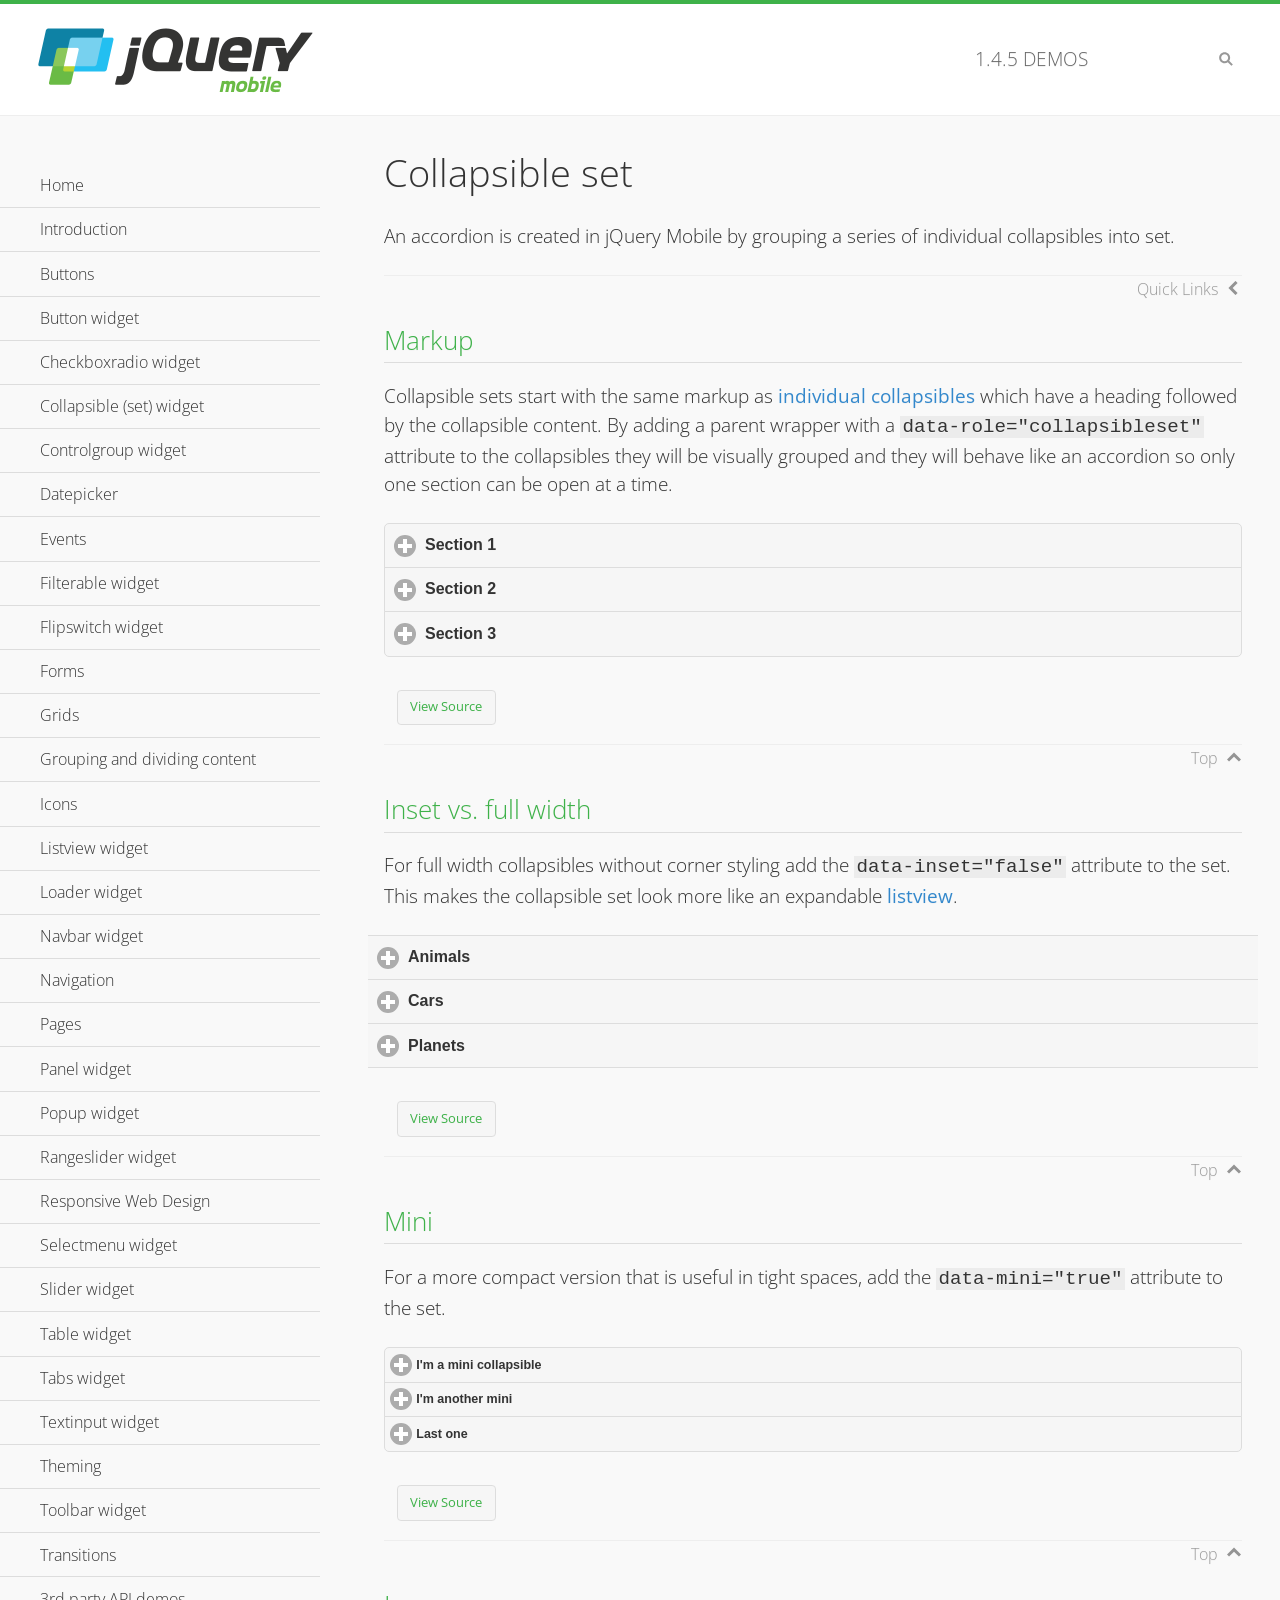
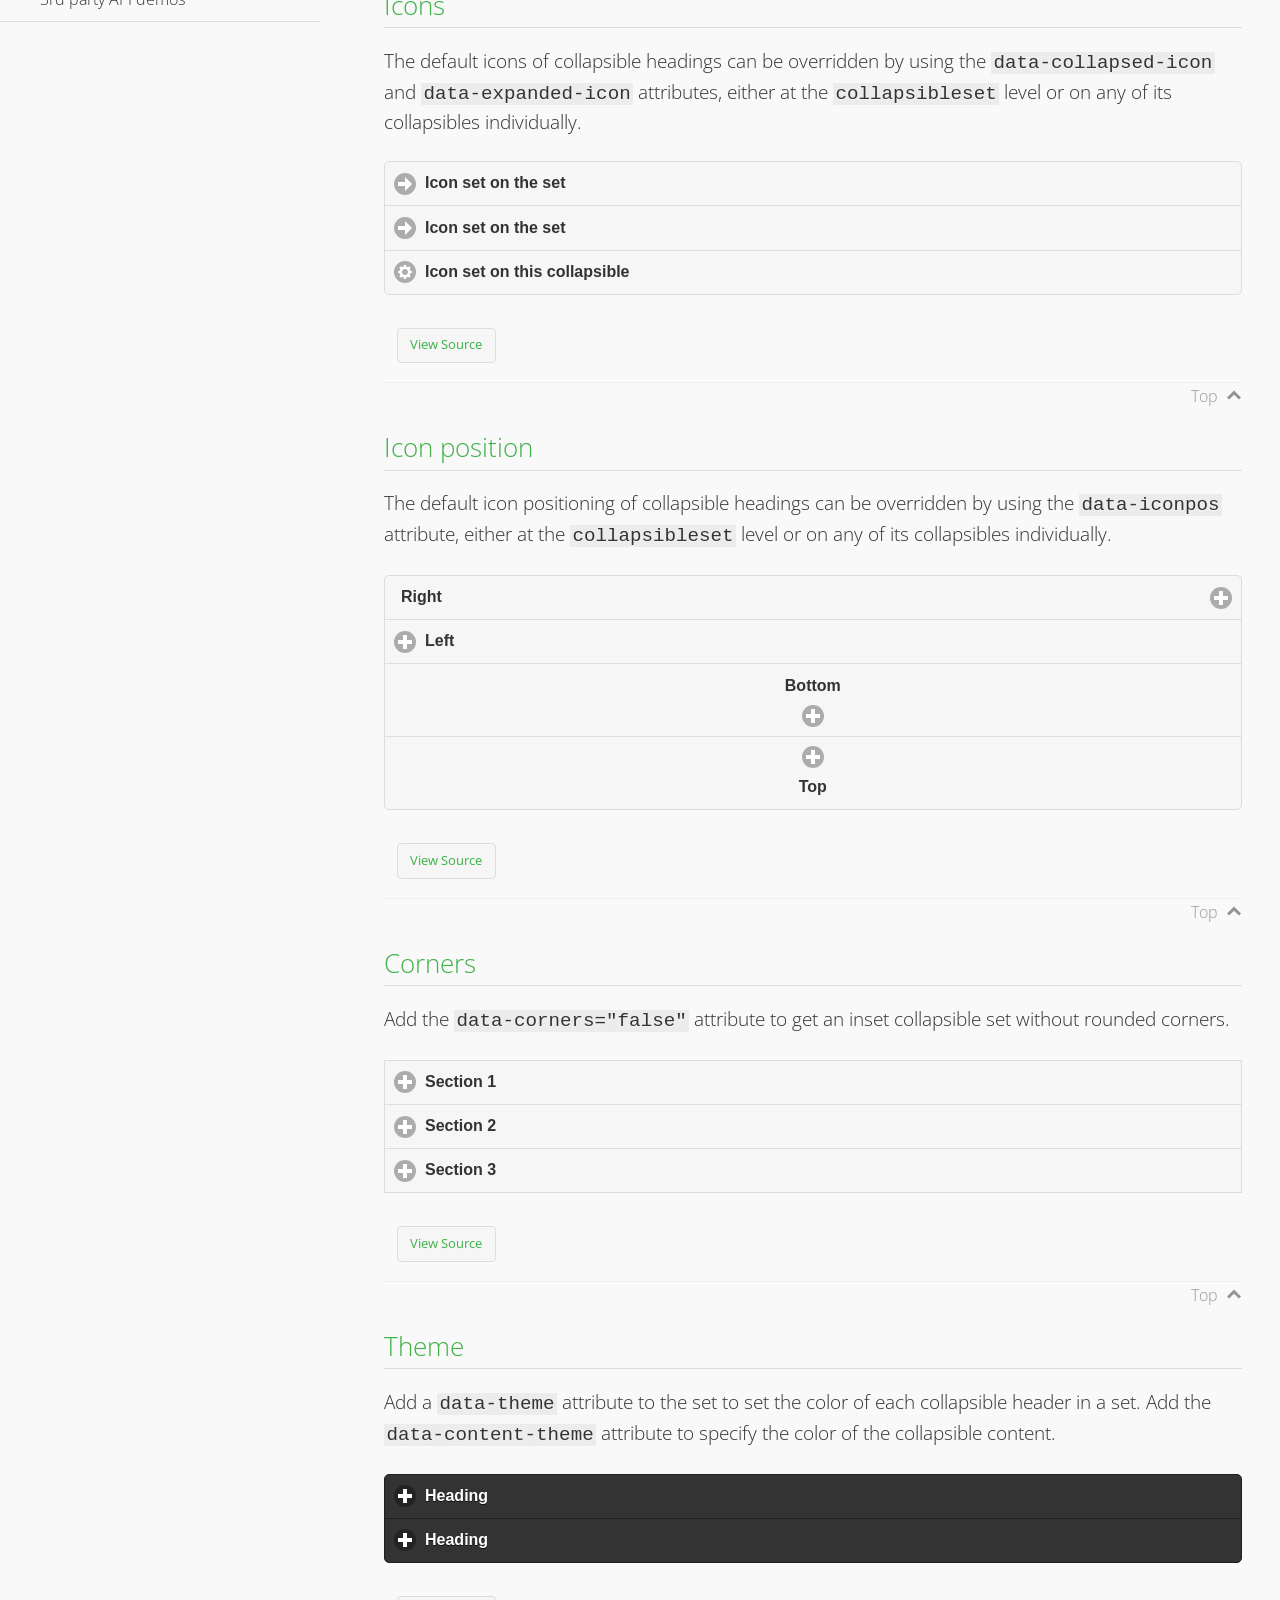
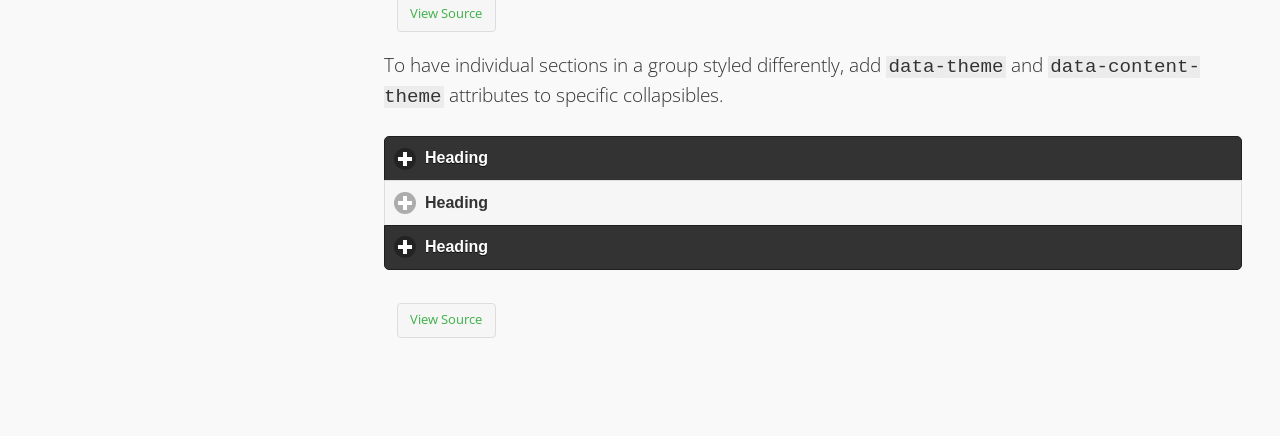
<file: jquery/demos/collapsibleset/index.html>
<!DOCTYPE html>
<html>
<head>
	<meta charset="utf-8">
	<meta name="viewport" content="width=device-width, initial-scale=1">
	<title>Collapsible set - jQuery Mobile Demos</title>
	<link rel="shortcut icon" href="../favicon.ico">
    <link rel="stylesheet" href="http://fonts.googleapis.com/css?family=Open+Sans:300,400,700">
	<link rel="stylesheet" href="../css/themes/default/jquery.mobile-1.4.5.min.css">
	<link rel="stylesheet" href="../_assets/css/jqm-demos.css">
	<script src="../js/jquery.js"></script>
	<script src="../_assets/js/index.js"></script>
	<script src="../js/jquery.mobile-1.4.5.min.js"></script>
</head>
<body>
<div data-role="page" class="jqm-demos" data-quicklinks="true">

	<div data-role="header" class="jqm-header">
		<h2><a href="../" title="jQuery Mobile Demos home"><img src="../_assets/img/jquery-logo.png" alt="jQuery Mobile"></a></h2>
		<p><span class="jqm-version"></span> Demos</p>
		<a href="#" class="jqm-navmenu-link ui-btn ui-btn-icon-notext ui-corner-all ui-icon-bars ui-nodisc-icon ui-alt-icon ui-btn-left">Menu</a>
		<a href="#" class="jqm-search-link ui-btn ui-btn-icon-notext ui-corner-all ui-icon-search ui-nodisc-icon ui-alt-icon ui-btn-right">Search</a>
	</div><!-- /header -->

	<div role="main" class="ui-content jqm-content">

		<h1>Collapsible set</h1>

		<p>An accordion is created in jQuery Mobile by grouping a series of individual collapsibles into set.</p>

		<h2>Markup</h2>

		<p>Collapsible sets start with the same markup as <a href="../collapsible/" data-ajax="false">individual collapsibles</a> which have a heading followed by the collapsible content. By adding a parent wrapper with a <code>data-role="collapsibleset"</code> attribute to the collapsibles they will be visually grouped and they will behave like an accordion so only one section can be open at a time.</p>

			<div data-demo-html="true">
				<div data-role="collapsibleset" data-theme="a" data-content-theme="a">
					<div data-role="collapsible">
						<h3>Section 1</h3>
					<p>I'm the collapsible content for section 1</p>
					</div>
					<div data-role="collapsible">
						<h3>Section 2</h3>
					<p>I'm the collapsible content for section 2</p>

					</div>
					<div data-role="collapsible">
						<h3>Section 3</h3>
					<p>I'm the collapsible content for section 3</p>
					</div>
				</div>
			</div><!--/demo-html -->

		<h2>Inset vs. full width</h2>

		<p>For full width collapsibles without corner styling add the <code>data-inset="false"</code> attribute to the set. This makes the collapsible set look more like an expandable <a href="../listview/">listview</a>.</p>

			<div data-demo-html="true">
				<div data-role="collapsibleset" data-inset="false">
					<div data-role="collapsible">
						<h3>Animals</h3>
						<ul data-role="listview" data-inset="false">
							<li>Cats</li>
							<li>Dogs</li>
							<li>Lizards</li>
							<li>Snakes</li>
						</ul>
					</div>
					<div data-role="collapsible">
						<h3>Cars</h3>
						<ul data-role="listview" data-inset="false">
							<li>Acura</li>
							<li>Audi</li>
							<li>BMW</li>
							<li>Cadillac</li>
						</ul>
					</div>
					<div data-role="collapsible">
						<h3>Planets</h3>
						<ul data-role="listview" data-inset="false">
							<li>Earth</li>
							<li>Jupiter</li>
							<li>Mars</li>
							<li>Mercury</li>
						</ul>
					</div>
				</div>
			</div><!--/demo-html -->

		<h2>Mini</h2>

		<p>For a more compact version that is useful in tight spaces, add the <code>data-mini="true"</code> attribute to the set. </p>

			<div data-demo-html="true">
				<div data-role="collapsibleset" data-theme="a" data-content-theme="a" data-mini="true">
					<div data-role="collapsible">
						<h3>I'm a mini collapsible</h3>
					<p>This is good for tight spaces.</p>
					</div>
					<div data-role="collapsible">
						<h3>I'm another mini</h3>
					<p>Here's some collapsible content.</p>

					</div>
					<div data-role="collapsible">
						<h3>Last one</h3>
					<p>Final bit of collapsible content.</p>
					</div>
				</div>
			</div><!--/demo-html -->

		<h2>Icons</h2>

		<p>The default icons of collapsible headings can be overridden by using the <code>data-collapsed-icon</code> and <code>data-expanded-icon</code> attributes, either at the <code>collapsibleset</code> level or on any of its collapsibles individually.</p>

			<div data-demo-html="true">
				<div data-role="collapsibleset" data-theme="a" data-content-theme="a" data-collapsed-icon="arrow-r" data-expanded-icon="arrow-d">
					<div data-role="collapsible">
						<h3>Icon set on the set</h3>
					<p>Specify the open and close icons on the set to apply it to all the collapsibles within.</p>
					</div>
					<div data-role="collapsible">
						<h3>Icon set on the set</h3>
					<p>This collapsible also gets the icon from the set.</p>
					</div>
					<div data-role="collapsible" data-collapsed-icon="gear" data-expanded-icon="delete">
						<h3>Icon set on this collapsible</h3>
					<p>The icons here are applied to this collapsible specifically, thus overriding the set icons.</p>
					</div>
				</div>
			</div><!--/demo-html -->

		<h2>Icon position</h2>

		<p>The default icon positioning of collapsible headings can be overridden by using the <code>data-iconpos</code> attribute, either at the <code>collapsibleset</code> level or on any of its collapsibles individually.</p>

			<div data-demo-html="true">
				<div data-role="collapsibleset" data-theme="a" data-content-theme="a" data-iconpos="right">
					<div data-role="collapsible">
						<h3>Right</h3>
					<p>Inherits icon positioning from <code>data-iconpos="right"</code> attribute on set.</p>
					</div>
					<div data-role="collapsible" data-iconpos="left">
						<h3>Left</h3>
					<p>Set via <code>data-iconpos="left"</code> attribute on the collapsible</p>
					</div>
					<div data-role="collapsible" data-iconpos="bottom">
						<h3>Bottom</h3>
					<p>Set via <code>data-iconpos="bottom"</code> attribute on the collapsible</p>
					</div>
					<div data-role="collapsible" data-iconpos="top">
						<h3>Top</h3>
					<p>Set via <code>data-iconpos="top"</code> attribute on the collapsible</p>
					</div>
				</div>
			</div><!--/demo-html -->

		<h2>Corners</h2>
		<p>Add the <code>data-corners="false"</code> attribute to get an inset collapsible set without rounded corners.</p>

			<div data-demo-html="true">
				<div data-role="collapsibleset" data-corners="false" data-theme="a" data-content-theme="a">
					<div data-role="collapsible">
						<h3>Section 1</h3>
					<p>Collapsible content</p>
					</div>
					<div data-role="collapsible">
						<h3>Section 2</h3>
					<p>Collapsible content</p>

					</div>
					<div data-role="collapsible">
						<h3>Section 3</h3>
					<p>Collapsible content</p>
					</div>
				</div>
			</div><!--/demo-html -->

		<h2>Theme</h2>

		<p>Add a <code>data-theme</code> attribute to the set to set the color of each collapsible header in a set. Add the <code>data-content-theme</code> attribute to specify the color of the collapsible content. </p>

			<div data-demo-html="true">
				<div data-role="collapsibleset" data-theme="b" data-content-theme="b">
					<div data-role="collapsible">
						<h3>Heading</h3>
						<p>Content</p>
					</div>
					<div data-role="collapsible">
						<h3>Heading</h3>
						<p>Content</p>
					</div>
				</div>
			</div><!--/demo-html -->

		<p>To have individual sections in a group styled differently, add <code>data-theme</code> and <code>data-content-theme</code> attributes to specific collapsibles.</p>

			<div data-demo-html="true">
				<div data-role="collapsibleset" data-theme="b" data-content-theme="b">
					<div data-role="collapsible">
						<h3>Heading</h3>
						<p>Content</p>
					</div>
					<div data-role="collapsible" data-theme="a" data-content-theme="a">
						<h3>Heading</h3>
						<p>Content</p>
					</div>
					<div data-role="collapsible">
						<h3>Heading</h3>
						<p>Content</p>
					</div>
				</div>
		</div><!--/demo-html -->

	</div><!-- /content -->
	    <div data-role="panel" class="jqm-navmenu-panel" data-position="left" data-display="overlay" data-theme="a">
	    	<ul class="jqm-list ui-alt-icon ui-nodisc-icon">
<li data-filtertext="demos homepage" data-icon="home"><a href=".././">Home</a></li>
<li data-filtertext="introduction overview getting started"><a href="../intro/" data-ajax="false">Introduction</a></li>
<li data-filtertext="buttons button markup buttonmarkup method anchor link button element"><a href="../button-markup/" data-ajax="false">Buttons</a></li>
<li data-filtertext="form button widget input button submit reset"><a href="../button/" data-ajax="false">Button widget</a></li>
<li data-role="collapsible" data-enhanced="true" data-collapsed-icon="carat-d" data-expanded-icon="carat-u" data-iconpos="right" data-inset="false" class="ui-collapsible ui-collapsible-themed-content ui-collapsible-collapsed">
	<h3 class="ui-collapsible-heading ui-collapsible-heading-collapsed">
		<a href="#" class="ui-collapsible-heading-toggle ui-btn ui-btn-icon-right ui-btn-inherit ui-icon-carat-d">
		    Checkboxradio widget<span class="ui-collapsible-heading-status"> click to expand contents</span>
		</a>
	</h3>
	<div class="ui-collapsible-content ui-body-inherit ui-collapsible-content-collapsed" aria-hidden="true">
		<ul>
			<li data-filtertext="form checkboxradio widget checkbox input checkboxes controlgroups"><a href="../checkboxradio-checkbox/" data-ajax="false">Checkboxes</a></li>
			<li data-filtertext="form checkboxradio widget radio input radio buttons controlgroups"><a href="../checkboxradio-radio/" data-ajax="false">Radio buttons</a></li>
		</ul>
	</div>
</li>
<li data-role="collapsible" data-enhanced="true" data-collapsed-icon="carat-d" data-expanded-icon="carat-u" data-iconpos="right" data-inset="false" class="ui-collapsible ui-collapsible-themed-content ui-collapsible-collapsed">
	<h3 class="ui-collapsible-heading ui-collapsible-heading-collapsed">
		<a href="#" class="ui-collapsible-heading-toggle ui-btn ui-btn-icon-right ui-btn-inherit ui-icon-carat-d">
			Collapsible (set) widget<span class="ui-collapsible-heading-status"> click to expand contents</span>
		</a>
	</h3>
	<div class="ui-collapsible-content ui-body-inherit ui-collapsible-content-collapsed" aria-hidden="true">
		<ul>
			<li data-filtertext="collapsibles content formatting"><a href="../collapsible/" data-ajax="false">Collapsible</a></li>
			<li data-filtertext="dynamic collapsible set accordion append expand"><a href="../collapsible-dynamic/" data-ajax="false">Dynamic collapsibles</a></li>
			<li data-filtertext="accordions collapsible set widget content formatting grouped collapsibles"><a href="../collapsibleset/" data-ajax="false">Collapsible set</a></li>
		</ul>
	</div>
</li>
<li data-role="collapsible" data-enhanced="true" data-collapsed-icon="carat-d" data-expanded-icon="carat-u" data-iconpos="right" data-inset="false" class="ui-collapsible ui-collapsible-themed-content ui-collapsible-collapsed">
	<h3 class="ui-collapsible-heading ui-collapsible-heading-collapsed">
		<a href="#" class="ui-collapsible-heading-toggle ui-btn ui-btn-icon-right ui-btn-inherit ui-icon-carat-d">
			Controlgroup widget<span class="ui-collapsible-heading-status"> click to expand contents</span>
		</a>
	</h3>
	<div class="ui-collapsible-content ui-body-inherit ui-collapsible-content-collapsed" aria-hidden="true">
		<ul>
			<li data-filtertext="controlgroups selectmenu checkboxradio input grouped buttons horizontal vertical"><a href="../controlgroup/" data-ajax="false">Controlgroup</a></li>
			<li data-filtertext="dynamic controlgroup dynamically add buttons"><a href="../controlgroup-dynamic/" data-ajax="false">Dynamic controlgroups</a></li>
		</ul>
	</div>
</li>
<li data-filtertext="form datepicker widget date input"><a href="../datepicker/" data-ajax="false">Datepicker</a></li>
<li data-role="collapsible" data-enhanced="true" data-collapsed-icon="carat-d" data-expanded-icon="carat-u" data-iconpos="right" data-inset="false" class="ui-collapsible ui-collapsible-themed-content ui-collapsible-collapsed">
	<h3 class="ui-collapsible-heading ui-collapsible-heading-collapsed">
		<a href="#" class="ui-collapsible-heading-toggle ui-btn ui-btn-icon-right ui-btn-inherit ui-icon-carat-d">
			Events<span class="ui-collapsible-heading-status"> click to expand contents</span>
		</a>
	</h3>
	<div class="ui-collapsible-content ui-body-inherit ui-collapsible-content-collapsed" aria-hidden="true">
		<ul>
			<li data-filtertext="swipe to delete list items listviews swipe events"><a href="../swipe-list/" data-ajax="false">Swipe list items</a></li>
			<li data-filtertext="swipe to navigate swipe page navigation swipe events"><a href="../swipe-page/" data-ajax="false">Swipe page navigation</a></li>
		</ul>
	</div>
</li>
<li data-filtertext="filterable filter elements sorting searching listview table"><a href="../filterable/" data-ajax="false">Filterable widget</a></li>
<li data-filtertext="form flipswitch widget flip toggle switch binary select checkbox input"><a href="../flipswitch/" data-ajax="false">Flipswitch widget</a></li>
<li data-role="collapsible" data-enhanced="true" data-collapsed-icon="carat-d" data-expanded-icon="carat-u" data-iconpos="right" data-inset="false" class="ui-collapsible ui-collapsible-themed-content ui-collapsible-collapsed">
	<h3 class="ui-collapsible-heading ui-collapsible-heading-collapsed">
		<a href="#" class="ui-collapsible-heading-toggle ui-btn ui-btn-icon-right ui-btn-inherit ui-icon-carat-d">
			Forms<span class="ui-collapsible-heading-status"> click to expand contents</span>
		</a>
	</h3>
	<div class="ui-collapsible-content ui-body-inherit ui-collapsible-content-collapsed" aria-hidden="true">
		<ul>
			<li data-filtertext="forms text checkbox radio range button submit reset inputs selects textarea slider flipswitch label form elements"><a href="../forms/" data-ajax="false">Forms</a></li>
			<li data-filtertext="form hide labels hidden accessible ui-hidden-accessible forms"><a href="../forms-label-hidden-accessible/" data-ajax="false">Hide labels</a></li>
			<li data-filtertext="form field containers fieldcontain ui-field-contain forms"><a href="../forms-field-contain/" data-ajax="false">Field containers</a></li>
			<li data-filtertext="forms disabled form elements"><a href="../forms-disabled/" data-ajax="false">Forms disabled</a></li>
			<li data-filtertext="forms gallery examples overview forms text checkbox radio range button submit reset inputs selects textarea slider flipswitch label form elements"><a href="../forms-gallery/" data-ajax="false">Forms gallery</a></li>
		</ul>
	</div>
</li>
<li data-role="collapsible" data-enhanced="true" data-collapsed-icon="carat-d" data-expanded-icon="carat-u" data-iconpos="right" data-inset="false" class="ui-collapsible ui-collapsible-themed-content ui-collapsible-collapsed">
	<h3 class="ui-collapsible-heading ui-collapsible-heading-collapsed">
		<a href="#" class="ui-collapsible-heading-toggle ui-btn ui-btn-icon-right ui-btn-inherit ui-icon-carat-d">
			Grids<span class="ui-collapsible-heading-status"> click to expand contents</span>
		</a>
	</h3>
	<div class="ui-collapsible-content ui-body-inherit ui-collapsible-content-collapsed" aria-hidden="true">
		<ul>
			<li data-filtertext="grids columns blocks content formatting rwd responsive css framework"><a href="../grids/" data-ajax="false">Grids</a></li>
			<li data-filtertext="buttons in grids css framework"><a href="../grids-buttons/" data-ajax="false">Buttons in grids</a></li>
			<li data-filtertext="custom responsive grids rwd css framework"><a href="../grids-custom-responsive/" data-ajax="false">Custom responsive grids</a></li>
		</ul>
	</div>
</li>
<li data-filtertext="blocks content formatting sections heading"><a href="../body-bar-classes/" data-ajax="false">Grouping and dividing content</a></li>
<li data-role="collapsible" data-enhanced="true" data-collapsed-icon="carat-d" data-expanded-icon="carat-u" data-iconpos="right" data-inset="false" class="ui-collapsible ui-collapsible-themed-content ui-collapsible-collapsed">
	<h3 class="ui-collapsible-heading ui-collapsible-heading-collapsed">
		<a href="#" class="ui-collapsible-heading-toggle ui-btn ui-btn-icon-right ui-btn-inherit ui-icon-carat-d">
			Icons<span class="ui-collapsible-heading-status"> click to expand contents</span>
		</a>
	</h3>
	<div class="ui-collapsible-content ui-body-inherit ui-collapsible-content-collapsed" aria-hidden="true">
		<ul>
			<li data-filtertext="button icons svg disc alt custom icon position"><a href="../icons/" data-ajax="false">Icons</a></li>
			<li data-filtertext=""><a href="../icons-grunticon/" data-ajax="false">Grunticon loader</a></li>
		</ul>
	</div>
</li>
<li data-role="collapsible" data-enhanced="true" data-collapsed-icon="carat-d" data-expanded-icon="carat-u" data-iconpos="right" data-inset="false" class="ui-collapsible ui-collapsible-themed-content ui-collapsible-collapsed">
	<h3 class="ui-collapsible-heading ui-collapsible-heading-collapsed">
		<a href="#" class="ui-collapsible-heading-toggle ui-btn ui-btn-icon-right ui-btn-inherit ui-icon-carat-d">
			Listview widget<span class="ui-collapsible-heading-status"> click to expand contents</span>
		</a>
	</h3>
	<div class="ui-collapsible-content ui-body-inherit ui-collapsible-content-collapsed" aria-hidden="true">
		<ul>
			<li data-filtertext="listview widget thumbnails icons nested split button collapsible ul ol"><a href="../listview/" data-ajax="false">Listview</a></li>
			<li data-filtertext="autocomplete filterable reveal listview filtertextbeforefilter placeholder"><a href="../listview-autocomplete/" data-ajax="false">Listview autocomplete</a></li>
			<li data-filtertext="autocomplete filterable reveal listview remote data filtertextbeforefilter placeholder"><a href="../listview-autocomplete-remote/" data-ajax="false">Listview autocomplete remote data</a></li>
			<li data-filtertext="autodividers anchor jump scroll linkbars listview lists ul ol"><a href="../listview-autodividers-linkbar/" data-ajax="false">Listview autodividers linkbar</a></li>
			<li data-filtertext="listview autodividers selector autodividersselector lists ul ol"><a href="../listview-autodividers-selector/" data-ajax="false">Listview autodividers selector</a></li>
			<li data-filtertext="listview nested list items"><a href="../listview-nested-lists/" data-ajax="false">Nested Listviews</a></li>
			<li data-filtertext="listview collapsible list items flat"><a href="../listview-collapsible-item-flat/" data-ajax="false">Listview collapsible list items (flat)</a></li>
			<li data-filtertext="listview collapsible list indented"><a href="../listview-collapsible-item-indented/" data-ajax="false">Listview collapsible list items (indented)</a></li>
			<li data-filtertext="grid listview responsive grids responsive listviews lists ul"><a href="../listview-grid/" data-ajax="false">Listview responsive grid</a></li>
		</ul>
	</div>
</li>
<li data-filtertext="loader widget page loading navigation overlay spinner"><a href="../loader/" data-ajax="false">Loader widget</a></li>
<li data-filtertext="navbar widget navmenu toolbars header footer"><a href="../navbar/" data-ajax="false">Navbar widget</a></li>
<li data-role="collapsible" data-enhanced="true" data-collapsed-icon="carat-d" data-expanded-icon="carat-u" data-iconpos="right" data-inset="false" class="ui-collapsible ui-collapsible-themed-content ui-collapsible-collapsed">
	<h3 class="ui-collapsible-heading ui-collapsible-heading-collapsed">
		<a href="#" class="ui-collapsible-heading-toggle ui-btn ui-btn-icon-right ui-btn-inherit ui-icon-carat-d">
			Navigation<span class="ui-collapsible-heading-status"> click to expand contents</span>
		</a>
	</h3>
	<div class="ui-collapsible-content ui-body-inherit ui-collapsible-content-collapsed" aria-hidden="true">
		<ul>
			<li data-filtertext="ajax navigation navigate widget history event method"><a href="../navigation/" data-ajax="false">Navigation</a></li>
			<li data-filtertext="linking pages page links navigation ajax prefetch cache"><a href="../navigation-linking-pages/" data-ajax="false">Linking pages</a></li>
			<!-- <li data-filtertext="php redirect server redirection server-side navigation"><a href="../navigation-php-redirect/" data-ajax="false">PHP redirect demo</a></li>-->
			<li data-filtertext="navigation redirection hash query"><a href="../navigation-hash-processing/" data-ajax="false">Hash processing demo</a></li>
			<li data-filtertext="navigation redirection hash query"><a href="../page-events/" data-ajax="false">Page Navigation Events</a></li>
		</ul>
	</div>
</li>
<li data-role="collapsible" data-enhanced="true" data-collapsed-icon="carat-d" data-expanded-icon="carat-u" data-iconpos="right" data-inset="false" class="ui-collapsible ui-collapsible-themed-content ui-collapsible-collapsed">
	<h3 class="ui-collapsible-heading ui-collapsible-heading-collapsed">
		<a href="#" class="ui-collapsible-heading-toggle ui-btn ui-btn-icon-right ui-btn-inherit ui-icon-carat-d">
			Pages<span class="ui-collapsible-heading-status"> click to expand contents</span>
		</a>
	</h3>
	<div class="ui-collapsible-content ui-body-inherit ui-collapsible-content-collapsed" aria-hidden="true">
		<ul>
			<li data-filtertext="pages page widget ajax navigation"><a href="../pages/" data-ajax="false">Pages</a></li>
			<li data-filtertext="single page"><a href="../pages-single-page/" data-ajax="false">Single page</a></li>
			<li data-filtertext="multipage multi-page page"><a href="../pages-multi-page/" data-ajax="false">Multi-page template</a></li>
			<li data-filtertext="dialog page widget modal popup"><a href="../pages-dialog/" data-ajax="false">Dialog page</a></li>
		</ul>
	</div>
</li>
<li data-role="collapsible" data-enhanced="true" data-collapsed-icon="carat-d" data-expanded-icon="carat-u" data-iconpos="right" data-inset="false" class="ui-collapsible ui-collapsible-themed-content ui-collapsible-collapsed">
	<h3 class="ui-collapsible-heading ui-collapsible-heading-collapsed">
		<a href="#" class="ui-collapsible-heading-toggle ui-btn ui-btn-icon-right ui-btn-inherit ui-icon-carat-d">
			Panel widget<span class="ui-collapsible-heading-status"> click to expand contents</span>
		</a>
	</h3>
	<div class="ui-collapsible-content ui-body-inherit ui-collapsible-content-collapsed" aria-hidden="true">
		<ul>
			<li data-filtertext="panel widget sliding panels reveal push overlay responsive"><a href="../panel/" data-ajax="false">Panel</a></li>
			<li data-filtertext=""><a href="../panel-external/" data-ajax="false">External panels</a></li>
			<li data-filtertext="panel "><a href="../panel-fixed/" data-ajax="false">Fixed panels</a></li>
			<li data-filtertext="panel slide panels sliding panels shadow rwd responsive breakpoint"><a href="../panel-responsive/" data-ajax="false">Panels responsive</a></li>
			<li data-filtertext="panel custom style custom panel width reveal shadow listview panel styling page background wrapper"><a href="../panel-styling/" data-ajax="false">Custom panel style</a></li>
			<li data-filtertext="panel open on swipe"><a href="../panel-swipe-open/" data-ajax="false">Panel open on swipe</a></li>
			<li data-filtertext="panels outside page internal external toolbars"><a href="../panel-external-internal/" data-ajax="false">Panel external and internal</a></li>
		</ul>
	</div>
</li>
<li data-role="collapsible" data-enhanced="true" data-collapsed-icon="carat-d" data-expanded-icon="carat-u" data-iconpos="right" data-inset="false" class="ui-collapsible ui-collapsible-themed-content ui-collapsible-collapsed">
	<h3 class="ui-collapsible-heading ui-collapsible-heading-collapsed">
		<a href="#" class="ui-collapsible-heading-toggle ui-btn ui-btn-icon-right ui-btn-inherit ui-icon-carat-d">
			Popup widget<span class="ui-collapsible-heading-status"> click to expand contents</span>
		</a>
	</h3>
	<div class="ui-collapsible-content ui-body-inherit ui-collapsible-content-collapsed" aria-hidden="true">
		<ul>
			<li data-filtertext="popup widget popups dialog modal transition tooltip lightbox form overlay screen flip pop fade transition"><a href="../popup/" data-ajax="false">Popup</a></li>
			<li data-filtertext="popup alignment position"><a href="../popup-alignment/" data-ajax="false">Popup alignment</a></li>
			<li data-filtertext="popup arrow size popups popover"><a href="../popup-arrow-size/" data-ajax="false">Popup arrow size</a></li>
			<li data-filtertext="dynamic popups popup images lightbox"><a href="../popup-dynamic/" data-ajax="false">Dynamic popups</a></li>
			<li data-filtertext="popups with iframes scaling"><a href="../popup-iframe/" data-ajax="false">Popups with iframes</a></li>
			<li data-filtertext="popup image scaling"><a href="../popup-image-scaling/" data-ajax="false">Popup image scaling</a></li>
			<li data-filtertext="external popup outside multi-page"><a href="../popup-outside-multipage/" data-ajax="false">Popup outside multi-page</a></li>
		</ul>
	</div>
</li>
<li data-filtertext="form rangeslider widget dual sliders dual handle sliders range input"><a href="../rangeslider/" data-ajax="false">Rangeslider widget</a></li>
<li data-filtertext="responsive web design rwd adaptive progressive enhancement PE accessible mobile breakpoints media query media queries"><a href="../rwd/" data-ajax="false">Responsive Web Design</a></li>
<li data-role="collapsible" data-enhanced="true" data-collapsed-icon="carat-d" data-expanded-icon="carat-u" data-iconpos="right" data-inset="false" class="ui-collapsible ui-collapsible-themed-content ui-collapsible-collapsed">
	<h3 class="ui-collapsible-heading ui-collapsible-heading-collapsed">
		<a href="#" class="ui-collapsible-heading-toggle ui-btn ui-btn-icon-right ui-btn-inherit ui-icon-carat-d">
			Selectmenu widget<span class="ui-collapsible-heading-status"> click to expand contents</span>
		</a>
	</h3>
	<div class="ui-collapsible-content ui-body-inherit ui-collapsible-content-collapsed" aria-hidden="true">
		<ul>
			<li data-filtertext="form selectmenu widget select input custom select menu selects"><a href="../selectmenu/" data-ajax="false">Selectmenu</a></li>
			<li data-filtertext="form custom select menu selectmenu widget custom menu option optgroup multiple selects"><a href="../selectmenu-custom/" data-ajax="false">Custom select menu</a></li>
			<li data-filtertext="filterable select filter popup dialog"><a href="../selectmenu-custom-filter/" data-ajax="false">Custom select menu with filter</a></li>
		</ul>
	</div>
</li>
<li data-role="collapsible" data-enhanced="true" data-collapsed-icon="carat-d" data-expanded-icon="carat-u" data-iconpos="right" data-inset="false" class="ui-collapsible ui-collapsible-themed-content ui-collapsible-collapsed">
	<h3 class="ui-collapsible-heading ui-collapsible-heading-collapsed">
		<a href="#" class="ui-collapsible-heading-toggle ui-btn ui-btn-icon-right ui-btn-inherit ui-icon-carat-d">
			Slider widget<span class="ui-collapsible-heading-status"> click to expand contents</span>
		</a>
	</h3>
	<div class="ui-collapsible-content ui-body-inherit ui-collapsible-content-collapsed" aria-hidden="true">
		<ul>
			<li data-filtertext="form slider widget range input single sliders"><a href="../slider/" data-ajax="false">Slider</a></li>
			<li data-filtertext="form slider widget flipswitch slider binary select flip toggle switch"><a href="../slider-flipswitch/" data-ajax="false">Slider flip toggle switch</a></li>
			<li data-filtertext="form slider tooltip handle value input range sliders"><a href="../slider-tooltip/" data-ajax="false">Slider tooltip</a></li>
		</ul>
	</div>
</li>
<li data-role="collapsible" data-enhanced="true" data-collapsed-icon="carat-d" data-expanded-icon="carat-u" data-iconpos="right" data-inset="false" class="ui-collapsible ui-collapsible-themed-content ui-collapsible-collapsed">
	<h3 class="ui-collapsible-heading ui-collapsible-heading-collapsed">
		<a href="#" class="ui-collapsible-heading-toggle ui-btn ui-btn-icon-right ui-btn-inherit ui-icon-carat-d">
			Table widget<span class="ui-collapsible-heading-status"> click to expand contents</span>
		</a>
	</h3>
	<div class="ui-collapsible-content ui-body-inherit ui-collapsible-content-collapsed" aria-hidden="true">
		<ul>
			<li data-filtertext="table widget reflow column toggle th td responsive tables rwd hide show tabular"><a href="../table-column-toggle/" data-ajax="false">Table Column Toggle</a></li>
			<li data-filtertext="table column toggle phone comparison demo"><a href="../table-column-toggle-example/" data-ajax="false">Table Column Toggle demo</a></li>
			<li data-filtertext="responsive tables table column toggle heading groups rwd breakpoint"><a href="../table-column-toggle-heading-groups/" data-ajax="false">Table Column Toggle heading groups</a></li>
			<li data-filtertext="responsive tables table column toggle hide rwd breakpoint customization options"><a href="../table-column-toggle-options/" data-ajax="false">Table Column Toggle options</a></li>
			<li data-filtertext="table reflow th td responsive rwd columns tabular"><a href="../table-reflow/" data-ajax="false">Table Reflow</a></li>
			<li data-filtertext="responsive tables table reflow heading groups rwd breakpoint"><a href="../table-reflow-heading-groups/" data-ajax="false">Table Reflow heading groups</a></li>
			<li data-filtertext="responsive tables table reflow stripes strokes table style"><a href="../table-reflow-stripes-strokes/" data-ajax="false">Table Reflow stripes and strokes</a></li>
			<li data-filtertext="responsive tables table reflow stack custom styles"><a href="../table-reflow-styling/" data-ajax="false">Table Reflow custom styles</a></li>
		</ul>
	</div>
</li>
<li data-filtertext="ui tabs widget"><a href="../tabs/" data-ajax="false">Tabs widget</a></li>
<li data-filtertext="form textinput widget text input textarea number date time tel email file color password"><a href="../textinput/" data-ajax="false">Textinput widget</a></li>
<li data-role="collapsible" data-enhanced="true" data-collapsed-icon="carat-d" data-expanded-icon="carat-u" data-iconpos="right" data-inset="false" class="ui-collapsible ui-collapsible-themed-content ui-collapsible-collapsed">
	<h3 class="ui-collapsible-heading ui-collapsible-heading-collapsed">
		<a href="#" class="ui-collapsible-heading-toggle ui-btn ui-btn-icon-right ui-btn-inherit ui-icon-carat-d">
			Theming<span class="ui-collapsible-heading-status"> click to expand contents</span>
		</a>
	</h3>
	<div class="ui-collapsible-content ui-body-inherit ui-collapsible-content-collapsed" aria-hidden="true">
		<ul>
			<li data-filtertext="default theme swatches theming style css"><a href="../theme-default/" data-ajax="false">Default theme</a></li>
			<li data-filtertext="classic theme old theme swatches theming style css"><a href="../theme-classic/" data-ajax="false">Classic theme</a></li>
		</ul>
	</div>
</li>
<li data-role="collapsible" data-enhanced="true" data-collapsed-icon="carat-d" data-expanded-icon="carat-u" data-iconpos="right" data-inset="false" class="ui-collapsible ui-collapsible-themed-content ui-collapsible-collapsed">
	<h3 class="ui-collapsible-heading ui-collapsible-heading-collapsed">
		<a href="#" class="ui-collapsible-heading-toggle ui-btn ui-btn-icon-right ui-btn-inherit ui-icon-carat-d">
			Toolbar widget<span class="ui-collapsible-heading-status"> click to expand contents</span>
		</a>
	</h3>
	<div class="ui-collapsible-content ui-body-inherit ui-collapsible-content-collapsed" aria-hidden="true">
		<ul>
			<li data-filtertext="toolbar widget header footer toolbars fixed fullscreen external sections"><a href="../toolbar/" data-ajax="false">Toolbar</a></li>
			<li data-filtertext="dynamic toolbars dynamically add toolbar header footer"><a href="../toolbar-dynamic/" data-ajax="false">Dynamic toolbars</a></li>
			<li data-filtertext="external toolbars header footer"><a href="../toolbar-external/" data-ajax="false">External toolbars</a></li>
			<li data-filtertext="fixed toolbars header footer"><a href="../toolbar-fixed/" data-ajax="false">Fixed toolbars</a></li>
			<li data-filtertext="fixed fullscreen toolbars header footer"><a href="../toolbar-fixed-fullscreen/" data-ajax="false">Fullscreen toolbars</a></li>
			<li data-filtertext="external fixed toolbars header footer"><a href="../toolbar-fixed-external/" data-ajax="false">Fixed external toolbars</a></li>
			<li data-filtertext="external persistent toolbars header footer navbar navmenu"><a href="../toolbar-fixed-persistent/" data-ajax="false">Persistent toolbars</a></li>
			<li data-filtertext="external ajax optimized toolbars persistent toolbars header footer navbar"><a href="../toolbar-fixed-persistent-optimized/" data-ajax="false">Ajax optimized toolbars</a></li>
			<li data-filtertext="form in toolbars header footer"><a href="../toolbar-fixed-forms/" data-ajax="false">Form in toolbar</a></li>
		</ul>
	</div>
</li>
<li data-filtertext="page transitions animated pages popup navigation flip slide fade pop"><a href="../transitions/" data-ajax="false">Transitions</a></li>
<li data-role="collapsible" data-enhanced="true" data-collapsed-icon="carat-d" data-expanded-icon="carat-u" data-iconpos="right" data-inset="false" class="ui-collapsible ui-collapsible-themed-content ui-collapsible-collapsed">
	<h3 class="ui-collapsible-heading ui-collapsible-heading-collapsed">
		<a href="#" class="ui-collapsible-heading-toggle ui-btn ui-btn-icon-right ui-btn-inherit ui-icon-carat-d">
			3rd party API demos<span class="ui-collapsible-heading-status"> click to expand contents</span>
		</a>
	</h3>
	<div class="ui-collapsible-content ui-body-inherit ui-collapsible-content-collapsed" aria-hidden="true">
		<ul>
			<li data-filtertext="backbone requirejs navigation router"><a href="../backbone-requirejs/" data-ajax="false">Backbone RequireJS</a></li>
			<li data-filtertext="google maps geolocation demo"><a href="../map-geolocation/" data-ajax="false">Google Maps geolocation</a></li>
			<li data-filtertext="google maps hybrid"><a href="../map-list-toggle/" data-ajax="false">Google Maps list toggle</a></li>
		</ul>
	</div>
</li>



		     </ul>
		</div><!-- /panel -->


	<div data-role="footer" data-position="fixed" data-tap-toggle="false" class="jqm-footer">
		<p>jQuery Mobile Demos version <span class="jqm-version"></span></p>
		<p>Copyright 2014 The jQuery Foundation</p>
	</div><!-- /footer -->
	<!-- TODO: This should become an external panel so we can add input to markup (unique ID) -->
    <div data-role="panel" class="jqm-search-panel" data-position="right" data-display="overlay" data-theme="a">
		<div class="jqm-search">
			<ul class="jqm-list" data-filter-placeholder="Search demos..." data-filter-reveal="true">
<li data-filtertext="demos homepage" data-icon="home"><a href=".././">Home</a></li>
<li data-filtertext="introduction overview getting started"><a href="../intro/" data-ajax="false">Introduction</a></li>
<li data-filtertext="buttons button markup buttonmarkup method anchor link button element"><a href="../button-markup/" data-ajax="false">Buttons</a></li>
<li data-filtertext="form button widget input button submit reset"><a href="../button/" data-ajax="false">Button widget</a></li>
<li data-role="collapsible" data-enhanced="true" data-collapsed-icon="carat-d" data-expanded-icon="carat-u" data-iconpos="right" data-inset="false" class="ui-collapsible ui-collapsible-themed-content ui-collapsible-collapsed">
	<h3 class="ui-collapsible-heading ui-collapsible-heading-collapsed">
		<a href="#" class="ui-collapsible-heading-toggle ui-btn ui-btn-icon-right ui-btn-inherit ui-icon-carat-d">
		    Checkboxradio widget<span class="ui-collapsible-heading-status"> click to expand contents</span>
		</a>
	</h3>
	<div class="ui-collapsible-content ui-body-inherit ui-collapsible-content-collapsed" aria-hidden="true">
		<ul>
			<li data-filtertext="form checkboxradio widget checkbox input checkboxes controlgroups"><a href="../checkboxradio-checkbox/" data-ajax="false">Checkboxes</a></li>
			<li data-filtertext="form checkboxradio widget radio input radio buttons controlgroups"><a href="../checkboxradio-radio/" data-ajax="false">Radio buttons</a></li>
		</ul>
	</div>
</li>
<li data-role="collapsible" data-enhanced="true" data-collapsed-icon="carat-d" data-expanded-icon="carat-u" data-iconpos="right" data-inset="false" class="ui-collapsible ui-collapsible-themed-content ui-collapsible-collapsed">
	<h3 class="ui-collapsible-heading ui-collapsible-heading-collapsed">
		<a href="#" class="ui-collapsible-heading-toggle ui-btn ui-btn-icon-right ui-btn-inherit ui-icon-carat-d">
			Collapsible (set) widget<span class="ui-collapsible-heading-status"> click to expand contents</span>
		</a>
	</h3>
	<div class="ui-collapsible-content ui-body-inherit ui-collapsible-content-collapsed" aria-hidden="true">
		<ul>
			<li data-filtertext="collapsibles content formatting"><a href="../collapsible/" data-ajax="false">Collapsible</a></li>
			<li data-filtertext="dynamic collapsible set accordion append expand"><a href="../collapsible-dynamic/" data-ajax="false">Dynamic collapsibles</a></li>
			<li data-filtertext="accordions collapsible set widget content formatting grouped collapsibles"><a href="../collapsibleset/" data-ajax="false">Collapsible set</a></li>
		</ul>
	</div>
</li>
<li data-role="collapsible" data-enhanced="true" data-collapsed-icon="carat-d" data-expanded-icon="carat-u" data-iconpos="right" data-inset="false" class="ui-collapsible ui-collapsible-themed-content ui-collapsible-collapsed">
	<h3 class="ui-collapsible-heading ui-collapsible-heading-collapsed">
		<a href="#" class="ui-collapsible-heading-toggle ui-btn ui-btn-icon-right ui-btn-inherit ui-icon-carat-d">
			Controlgroup widget<span class="ui-collapsible-heading-status"> click to expand contents</span>
		</a>
	</h3>
	<div class="ui-collapsible-content ui-body-inherit ui-collapsible-content-collapsed" aria-hidden="true">
		<ul>
			<li data-filtertext="controlgroups selectmenu checkboxradio input grouped buttons horizontal vertical"><a href="../controlgroup/" data-ajax="false">Controlgroup</a></li>
			<li data-filtertext="dynamic controlgroup dynamically add buttons"><a href="../controlgroup-dynamic/" data-ajax="false">Dynamic controlgroups</a></li>
		</ul>
	</div>
</li>
<li data-filtertext="form datepicker widget date input"><a href="../datepicker/" data-ajax="false">Datepicker</a></li>
<li data-role="collapsible" data-enhanced="true" data-collapsed-icon="carat-d" data-expanded-icon="carat-u" data-iconpos="right" data-inset="false" class="ui-collapsible ui-collapsible-themed-content ui-collapsible-collapsed">
	<h3 class="ui-collapsible-heading ui-collapsible-heading-collapsed">
		<a href="#" class="ui-collapsible-heading-toggle ui-btn ui-btn-icon-right ui-btn-inherit ui-icon-carat-d">
			Events<span class="ui-collapsible-heading-status"> click to expand contents</span>
		</a>
	</h3>
	<div class="ui-collapsible-content ui-body-inherit ui-collapsible-content-collapsed" aria-hidden="true">
		<ul>
			<li data-filtertext="swipe to delete list items listviews swipe events"><a href="../swipe-list/" data-ajax="false">Swipe list items</a></li>
			<li data-filtertext="swipe to navigate swipe page navigation swipe events"><a href="../swipe-page/" data-ajax="false">Swipe page navigation</a></li>
		</ul>
	</div>
</li>
<li data-filtertext="filterable filter elements sorting searching listview table"><a href="../filterable/" data-ajax="false">Filterable widget</a></li>
<li data-filtertext="form flipswitch widget flip toggle switch binary select checkbox input"><a href="../flipswitch/" data-ajax="false">Flipswitch widget</a></li>
<li data-role="collapsible" data-enhanced="true" data-collapsed-icon="carat-d" data-expanded-icon="carat-u" data-iconpos="right" data-inset="false" class="ui-collapsible ui-collapsible-themed-content ui-collapsible-collapsed">
	<h3 class="ui-collapsible-heading ui-collapsible-heading-collapsed">
		<a href="#" class="ui-collapsible-heading-toggle ui-btn ui-btn-icon-right ui-btn-inherit ui-icon-carat-d">
			Forms<span class="ui-collapsible-heading-status"> click to expand contents</span>
		</a>
	</h3>
	<div class="ui-collapsible-content ui-body-inherit ui-collapsible-content-collapsed" aria-hidden="true">
		<ul>
			<li data-filtertext="forms text checkbox radio range button submit reset inputs selects textarea slider flipswitch label form elements"><a href="../forms/" data-ajax="false">Forms</a></li>
			<li data-filtertext="form hide labels hidden accessible ui-hidden-accessible forms"><a href="../forms-label-hidden-accessible/" data-ajax="false">Hide labels</a></li>
			<li data-filtertext="form field containers fieldcontain ui-field-contain forms"><a href="../forms-field-contain/" data-ajax="false">Field containers</a></li>
			<li data-filtertext="forms disabled form elements"><a href="../forms-disabled/" data-ajax="false">Forms disabled</a></li>
			<li data-filtertext="forms gallery examples overview forms text checkbox radio range button submit reset inputs selects textarea slider flipswitch label form elements"><a href="../forms-gallery/" data-ajax="false">Forms gallery</a></li>
		</ul>
	</div>
</li>
<li data-role="collapsible" data-enhanced="true" data-collapsed-icon="carat-d" data-expanded-icon="carat-u" data-iconpos="right" data-inset="false" class="ui-collapsible ui-collapsible-themed-content ui-collapsible-collapsed">
	<h3 class="ui-collapsible-heading ui-collapsible-heading-collapsed">
		<a href="#" class="ui-collapsible-heading-toggle ui-btn ui-btn-icon-right ui-btn-inherit ui-icon-carat-d">
			Grids<span class="ui-collapsible-heading-status"> click to expand contents</span>
		</a>
	</h3>
	<div class="ui-collapsible-content ui-body-inherit ui-collapsible-content-collapsed" aria-hidden="true">
		<ul>
			<li data-filtertext="grids columns blocks content formatting rwd responsive css framework"><a href="../grids/" data-ajax="false">Grids</a></li>
			<li data-filtertext="buttons in grids css framework"><a href="../grids-buttons/" data-ajax="false">Buttons in grids</a></li>
			<li data-filtertext="custom responsive grids rwd css framework"><a href="../grids-custom-responsive/" data-ajax="false">Custom responsive grids</a></li>
		</ul>
	</div>
</li>
<li data-filtertext="blocks content formatting sections heading"><a href="../body-bar-classes/" data-ajax="false">Grouping and dividing content</a></li>
<li data-role="collapsible" data-enhanced="true" data-collapsed-icon="carat-d" data-expanded-icon="carat-u" data-iconpos="right" data-inset="false" class="ui-collapsible ui-collapsible-themed-content ui-collapsible-collapsed">
	<h3 class="ui-collapsible-heading ui-collapsible-heading-collapsed">
		<a href="#" class="ui-collapsible-heading-toggle ui-btn ui-btn-icon-right ui-btn-inherit ui-icon-carat-d">
			Icons<span class="ui-collapsible-heading-status"> click to expand contents</span>
		</a>
	</h3>
	<div class="ui-collapsible-content ui-body-inherit ui-collapsible-content-collapsed" aria-hidden="true">
		<ul>
			<li data-filtertext="button icons svg disc alt custom icon position"><a href="../icons/" data-ajax="false">Icons</a></li>
			<li data-filtertext=""><a href="../icons-grunticon/" data-ajax="false">Grunticon loader</a></li>
		</ul>
	</div>
</li>
<li data-role="collapsible" data-enhanced="true" data-collapsed-icon="carat-d" data-expanded-icon="carat-u" data-iconpos="right" data-inset="false" class="ui-collapsible ui-collapsible-themed-content ui-collapsible-collapsed">
	<h3 class="ui-collapsible-heading ui-collapsible-heading-collapsed">
		<a href="#" class="ui-collapsible-heading-toggle ui-btn ui-btn-icon-right ui-btn-inherit ui-icon-carat-d">
			Listview widget<span class="ui-collapsible-heading-status"> click to expand contents</span>
		</a>
	</h3>
	<div class="ui-collapsible-content ui-body-inherit ui-collapsible-content-collapsed" aria-hidden="true">
		<ul>
			<li data-filtertext="listview widget thumbnails icons nested split button collapsible ul ol"><a href="../listview/" data-ajax="false">Listview</a></li>
			<li data-filtertext="autocomplete filterable reveal listview filtertextbeforefilter placeholder"><a href="../listview-autocomplete/" data-ajax="false">Listview autocomplete</a></li>
			<li data-filtertext="autocomplete filterable reveal listview remote data filtertextbeforefilter placeholder"><a href="../listview-autocomplete-remote/" data-ajax="false">Listview autocomplete remote data</a></li>
			<li data-filtertext="autodividers anchor jump scroll linkbars listview lists ul ol"><a href="../listview-autodividers-linkbar/" data-ajax="false">Listview autodividers linkbar</a></li>
			<li data-filtertext="listview autodividers selector autodividersselector lists ul ol"><a href="../listview-autodividers-selector/" data-ajax="false">Listview autodividers selector</a></li>
			<li data-filtertext="listview nested list items"><a href="../listview-nested-lists/" data-ajax="false">Nested Listviews</a></li>
			<li data-filtertext="listview collapsible list items flat"><a href="../listview-collapsible-item-flat/" data-ajax="false">Listview collapsible list items (flat)</a></li>
			<li data-filtertext="listview collapsible list indented"><a href="../listview-collapsible-item-indented/" data-ajax="false">Listview collapsible list items (indented)</a></li>
			<li data-filtertext="grid listview responsive grids responsive listviews lists ul"><a href="../listview-grid/" data-ajax="false">Listview responsive grid</a></li>
		</ul>
	</div>
</li>
<li data-filtertext="loader widget page loading navigation overlay spinner"><a href="../loader/" data-ajax="false">Loader widget</a></li>
<li data-filtertext="navbar widget navmenu toolbars header footer"><a href="../navbar/" data-ajax="false">Navbar widget</a></li>
<li data-role="collapsible" data-enhanced="true" data-collapsed-icon="carat-d" data-expanded-icon="carat-u" data-iconpos="right" data-inset="false" class="ui-collapsible ui-collapsible-themed-content ui-collapsible-collapsed">
	<h3 class="ui-collapsible-heading ui-collapsible-heading-collapsed">
		<a href="#" class="ui-collapsible-heading-toggle ui-btn ui-btn-icon-right ui-btn-inherit ui-icon-carat-d">
			Navigation<span class="ui-collapsible-heading-status"> click to expand contents</span>
		</a>
	</h3>
	<div class="ui-collapsible-content ui-body-inherit ui-collapsible-content-collapsed" aria-hidden="true">
		<ul>
			<li data-filtertext="ajax navigation navigate widget history event method"><a href="../navigation/" data-ajax="false">Navigation</a></li>
			<li data-filtertext="linking pages page links navigation ajax prefetch cache"><a href="../navigation-linking-pages/" data-ajax="false">Linking pages</a></li>
			<!-- <li data-filtertext="php redirect server redirection server-side navigation"><a href="../navigation-php-redirect/" data-ajax="false">PHP redirect demo</a></li>-->
			<li data-filtertext="navigation redirection hash query"><a href="../navigation-hash-processing/" data-ajax="false">Hash processing demo</a></li>
			<li data-filtertext="navigation redirection hash query"><a href="../page-events/" data-ajax="false">Page Navigation Events</a></li>
		</ul>
	</div>
</li>
<li data-role="collapsible" data-enhanced="true" data-collapsed-icon="carat-d" data-expanded-icon="carat-u" data-iconpos="right" data-inset="false" class="ui-collapsible ui-collapsible-themed-content ui-collapsible-collapsed">
	<h3 class="ui-collapsible-heading ui-collapsible-heading-collapsed">
		<a href="#" class="ui-collapsible-heading-toggle ui-btn ui-btn-icon-right ui-btn-inherit ui-icon-carat-d">
			Pages<span class="ui-collapsible-heading-status"> click to expand contents</span>
		</a>
	</h3>
	<div class="ui-collapsible-content ui-body-inherit ui-collapsible-content-collapsed" aria-hidden="true">
		<ul>
			<li data-filtertext="pages page widget ajax navigation"><a href="../pages/" data-ajax="false">Pages</a></li>
			<li data-filtertext="single page"><a href="../pages-single-page/" data-ajax="false">Single page</a></li>
			<li data-filtertext="multipage multi-page page"><a href="../pages-multi-page/" data-ajax="false">Multi-page template</a></li>
			<li data-filtertext="dialog page widget modal popup"><a href="../pages-dialog/" data-ajax="false">Dialog page</a></li>
		</ul>
	</div>
</li>
<li data-role="collapsible" data-enhanced="true" data-collapsed-icon="carat-d" data-expanded-icon="carat-u" data-iconpos="right" data-inset="false" class="ui-collapsible ui-collapsible-themed-content ui-collapsible-collapsed">
	<h3 class="ui-collapsible-heading ui-collapsible-heading-collapsed">
		<a href="#" class="ui-collapsible-heading-toggle ui-btn ui-btn-icon-right ui-btn-inherit ui-icon-carat-d">
			Panel widget<span class="ui-collapsible-heading-status"> click to expand contents</span>
		</a>
	</h3>
	<div class="ui-collapsible-content ui-body-inherit ui-collapsible-content-collapsed" aria-hidden="true">
		<ul>
			<li data-filtertext="panel widget sliding panels reveal push overlay responsive"><a href="../panel/" data-ajax="false">Panel</a></li>
			<li data-filtertext=""><a href="../panel-external/" data-ajax="false">External panels</a></li>
			<li data-filtertext="panel "><a href="../panel-fixed/" data-ajax="false">Fixed panels</a></li>
			<li data-filtertext="panel slide panels sliding panels shadow rwd responsive breakpoint"><a href="../panel-responsive/" data-ajax="false">Panels responsive</a></li>
			<li data-filtertext="panel custom style custom panel width reveal shadow listview panel styling page background wrapper"><a href="../panel-styling/" data-ajax="false">Custom panel style</a></li>
			<li data-filtertext="panel open on swipe"><a href="../panel-swipe-open/" data-ajax="false">Panel open on swipe</a></li>
			<li data-filtertext="panels outside page internal external toolbars"><a href="../panel-external-internal/" data-ajax="false">Panel external and internal</a></li>
		</ul>
	</div>
</li>
<li data-role="collapsible" data-enhanced="true" data-collapsed-icon="carat-d" data-expanded-icon="carat-u" data-iconpos="right" data-inset="false" class="ui-collapsible ui-collapsible-themed-content ui-collapsible-collapsed">
	<h3 class="ui-collapsible-heading ui-collapsible-heading-collapsed">
		<a href="#" class="ui-collapsible-heading-toggle ui-btn ui-btn-icon-right ui-btn-inherit ui-icon-carat-d">
			Popup widget<span class="ui-collapsible-heading-status"> click to expand contents</span>
		</a>
	</h3>
	<div class="ui-collapsible-content ui-body-inherit ui-collapsible-content-collapsed" aria-hidden="true">
		<ul>
			<li data-filtertext="popup widget popups dialog modal transition tooltip lightbox form overlay screen flip pop fade transition"><a href="../popup/" data-ajax="false">Popup</a></li>
			<li data-filtertext="popup alignment position"><a href="../popup-alignment/" data-ajax="false">Popup alignment</a></li>
			<li data-filtertext="popup arrow size popups popover"><a href="../popup-arrow-size/" data-ajax="false">Popup arrow size</a></li>
			<li data-filtertext="dynamic popups popup images lightbox"><a href="../popup-dynamic/" data-ajax="false">Dynamic popups</a></li>
			<li data-filtertext="popups with iframes scaling"><a href="../popup-iframe/" data-ajax="false">Popups with iframes</a></li>
			<li data-filtertext="popup image scaling"><a href="../popup-image-scaling/" data-ajax="false">Popup image scaling</a></li>
			<li data-filtertext="external popup outside multi-page"><a href="../popup-outside-multipage/" data-ajax="false">Popup outside multi-page</a></li>
		</ul>
	</div>
</li>
<li data-filtertext="form rangeslider widget dual sliders dual handle sliders range input"><a href="../rangeslider/" data-ajax="false">Rangeslider widget</a></li>
<li data-filtertext="responsive web design rwd adaptive progressive enhancement PE accessible mobile breakpoints media query media queries"><a href="../rwd/" data-ajax="false">Responsive Web Design</a></li>
<li data-role="collapsible" data-enhanced="true" data-collapsed-icon="carat-d" data-expanded-icon="carat-u" data-iconpos="right" data-inset="false" class="ui-collapsible ui-collapsible-themed-content ui-collapsible-collapsed">
	<h3 class="ui-collapsible-heading ui-collapsible-heading-collapsed">
		<a href="#" class="ui-collapsible-heading-toggle ui-btn ui-btn-icon-right ui-btn-inherit ui-icon-carat-d">
			Selectmenu widget<span class="ui-collapsible-heading-status"> click to expand contents</span>
		</a>
	</h3>
	<div class="ui-collapsible-content ui-body-inherit ui-collapsible-content-collapsed" aria-hidden="true">
		<ul>
			<li data-filtertext="form selectmenu widget select input custom select menu selects"><a href="../selectmenu/" data-ajax="false">Selectmenu</a></li>
			<li data-filtertext="form custom select menu selectmenu widget custom menu option optgroup multiple selects"><a href="../selectmenu-custom/" data-ajax="false">Custom select menu</a></li>
			<li data-filtertext="filterable select filter popup dialog"><a href="../selectmenu-custom-filter/" data-ajax="false">Custom select menu with filter</a></li>
		</ul>
	</div>
</li>
<li data-role="collapsible" data-enhanced="true" data-collapsed-icon="carat-d" data-expanded-icon="carat-u" data-iconpos="right" data-inset="false" class="ui-collapsible ui-collapsible-themed-content ui-collapsible-collapsed">
	<h3 class="ui-collapsible-heading ui-collapsible-heading-collapsed">
		<a href="#" class="ui-collapsible-heading-toggle ui-btn ui-btn-icon-right ui-btn-inherit ui-icon-carat-d">
			Slider widget<span class="ui-collapsible-heading-status"> click to expand contents</span>
		</a>
	</h3>
	<div class="ui-collapsible-content ui-body-inherit ui-collapsible-content-collapsed" aria-hidden="true">
		<ul>
			<li data-filtertext="form slider widget range input single sliders"><a href="../slider/" data-ajax="false">Slider</a></li>
			<li data-filtertext="form slider widget flipswitch slider binary select flip toggle switch"><a href="../slider-flipswitch/" data-ajax="false">Slider flip toggle switch</a></li>
			<li data-filtertext="form slider tooltip handle value input range sliders"><a href="../slider-tooltip/" data-ajax="false">Slider tooltip</a></li>
		</ul>
	</div>
</li>
<li data-role="collapsible" data-enhanced="true" data-collapsed-icon="carat-d" data-expanded-icon="carat-u" data-iconpos="right" data-inset="false" class="ui-collapsible ui-collapsible-themed-content ui-collapsible-collapsed">
	<h3 class="ui-collapsible-heading ui-collapsible-heading-collapsed">
		<a href="#" class="ui-collapsible-heading-toggle ui-btn ui-btn-icon-right ui-btn-inherit ui-icon-carat-d">
			Table widget<span class="ui-collapsible-heading-status"> click to expand contents</span>
		</a>
	</h3>
	<div class="ui-collapsible-content ui-body-inherit ui-collapsible-content-collapsed" aria-hidden="true">
		<ul>
			<li data-filtertext="table widget reflow column toggle th td responsive tables rwd hide show tabular"><a href="../table-column-toggle/" data-ajax="false">Table Column Toggle</a></li>
			<li data-filtertext="table column toggle phone comparison demo"><a href="../table-column-toggle-example/" data-ajax="false">Table Column Toggle demo</a></li>
			<li data-filtertext="responsive tables table column toggle heading groups rwd breakpoint"><a href="../table-column-toggle-heading-groups/" data-ajax="false">Table Column Toggle heading groups</a></li>
			<li data-filtertext="responsive tables table column toggle hide rwd breakpoint customization options"><a href="../table-column-toggle-options/" data-ajax="false">Table Column Toggle options</a></li>
			<li data-filtertext="table reflow th td responsive rwd columns tabular"><a href="../table-reflow/" data-ajax="false">Table Reflow</a></li>
			<li data-filtertext="responsive tables table reflow heading groups rwd breakpoint"><a href="../table-reflow-heading-groups/" data-ajax="false">Table Reflow heading groups</a></li>
			<li data-filtertext="responsive tables table reflow stripes strokes table style"><a href="../table-reflow-stripes-strokes/" data-ajax="false">Table Reflow stripes and strokes</a></li>
			<li data-filtertext="responsive tables table reflow stack custom styles"><a href="../table-reflow-styling/" data-ajax="false">Table Reflow custom styles</a></li>
		</ul>
	</div>
</li>
<li data-filtertext="ui tabs widget"><a href="../tabs/" data-ajax="false">Tabs widget</a></li>
<li data-filtertext="form textinput widget text input textarea number date time tel email file color password"><a href="../textinput/" data-ajax="false">Textinput widget</a></li>
<li data-role="collapsible" data-enhanced="true" data-collapsed-icon="carat-d" data-expanded-icon="carat-u" data-iconpos="right" data-inset="false" class="ui-collapsible ui-collapsible-themed-content ui-collapsible-collapsed">
	<h3 class="ui-collapsible-heading ui-collapsible-heading-collapsed">
		<a href="#" class="ui-collapsible-heading-toggle ui-btn ui-btn-icon-right ui-btn-inherit ui-icon-carat-d">
			Theming<span class="ui-collapsible-heading-status"> click to expand contents</span>
		</a>
	</h3>
	<div class="ui-collapsible-content ui-body-inherit ui-collapsible-content-collapsed" aria-hidden="true">
		<ul>
			<li data-filtertext="default theme swatches theming style css"><a href="../theme-default/" data-ajax="false">Default theme</a></li>
			<li data-filtertext="classic theme old theme swatches theming style css"><a href="../theme-classic/" data-ajax="false">Classic theme</a></li>
		</ul>
	</div>
</li>
<li data-role="collapsible" data-enhanced="true" data-collapsed-icon="carat-d" data-expanded-icon="carat-u" data-iconpos="right" data-inset="false" class="ui-collapsible ui-collapsible-themed-content ui-collapsible-collapsed">
	<h3 class="ui-collapsible-heading ui-collapsible-heading-collapsed">
		<a href="#" class="ui-collapsible-heading-toggle ui-btn ui-btn-icon-right ui-btn-inherit ui-icon-carat-d">
			Toolbar widget<span class="ui-collapsible-heading-status"> click to expand contents</span>
		</a>
	</h3>
	<div class="ui-collapsible-content ui-body-inherit ui-collapsible-content-collapsed" aria-hidden="true">
		<ul>
			<li data-filtertext="toolbar widget header footer toolbars fixed fullscreen external sections"><a href="../toolbar/" data-ajax="false">Toolbar</a></li>
			<li data-filtertext="dynamic toolbars dynamically add toolbar header footer"><a href="../toolbar-dynamic/" data-ajax="false">Dynamic toolbars</a></li>
			<li data-filtertext="external toolbars header footer"><a href="../toolbar-external/" data-ajax="false">External toolbars</a></li>
			<li data-filtertext="fixed toolbars header footer"><a href="../toolbar-fixed/" data-ajax="false">Fixed toolbars</a></li>
			<li data-filtertext="fixed fullscreen toolbars header footer"><a href="../toolbar-fixed-fullscreen/" data-ajax="false">Fullscreen toolbars</a></li>
			<li data-filtertext="external fixed toolbars header footer"><a href="../toolbar-fixed-external/" data-ajax="false">Fixed external toolbars</a></li>
			<li data-filtertext="external persistent toolbars header footer navbar navmenu"><a href="../toolbar-fixed-persistent/" data-ajax="false">Persistent toolbars</a></li>
			<li data-filtertext="external ajax optimized toolbars persistent toolbars header footer navbar"><a href="../toolbar-fixed-persistent-optimized/" data-ajax="false">Ajax optimized toolbars</a></li>
			<li data-filtertext="form in toolbars header footer"><a href="../toolbar-fixed-forms/" data-ajax="false">Form in toolbar</a></li>
		</ul>
	</div>
</li>
<li data-filtertext="page transitions animated pages popup navigation flip slide fade pop"><a href="../transitions/" data-ajax="false">Transitions</a></li>
<li data-role="collapsible" data-enhanced="true" data-collapsed-icon="carat-d" data-expanded-icon="carat-u" data-iconpos="right" data-inset="false" class="ui-collapsible ui-collapsible-themed-content ui-collapsible-collapsed">
	<h3 class="ui-collapsible-heading ui-collapsible-heading-collapsed">
		<a href="#" class="ui-collapsible-heading-toggle ui-btn ui-btn-icon-right ui-btn-inherit ui-icon-carat-d">
			3rd party API demos<span class="ui-collapsible-heading-status"> click to expand contents</span>
		</a>
	</h3>
	<div class="ui-collapsible-content ui-body-inherit ui-collapsible-content-collapsed" aria-hidden="true">
		<ul>
			<li data-filtertext="backbone requirejs navigation router"><a href="../backbone-requirejs/" data-ajax="false">Backbone RequireJS</a></li>
			<li data-filtertext="google maps geolocation demo"><a href="../map-geolocation/" data-ajax="false">Google Maps geolocation</a></li>
			<li data-filtertext="google maps hybrid"><a href="../map-list-toggle/" data-ajax="false">Google Maps list toggle</a></li>
		</ul>
	</div>
</li>



			</ul>
		</div>
	</div><!-- /panel -->


</div><!-- /page -->

</body>
</html>
</file>
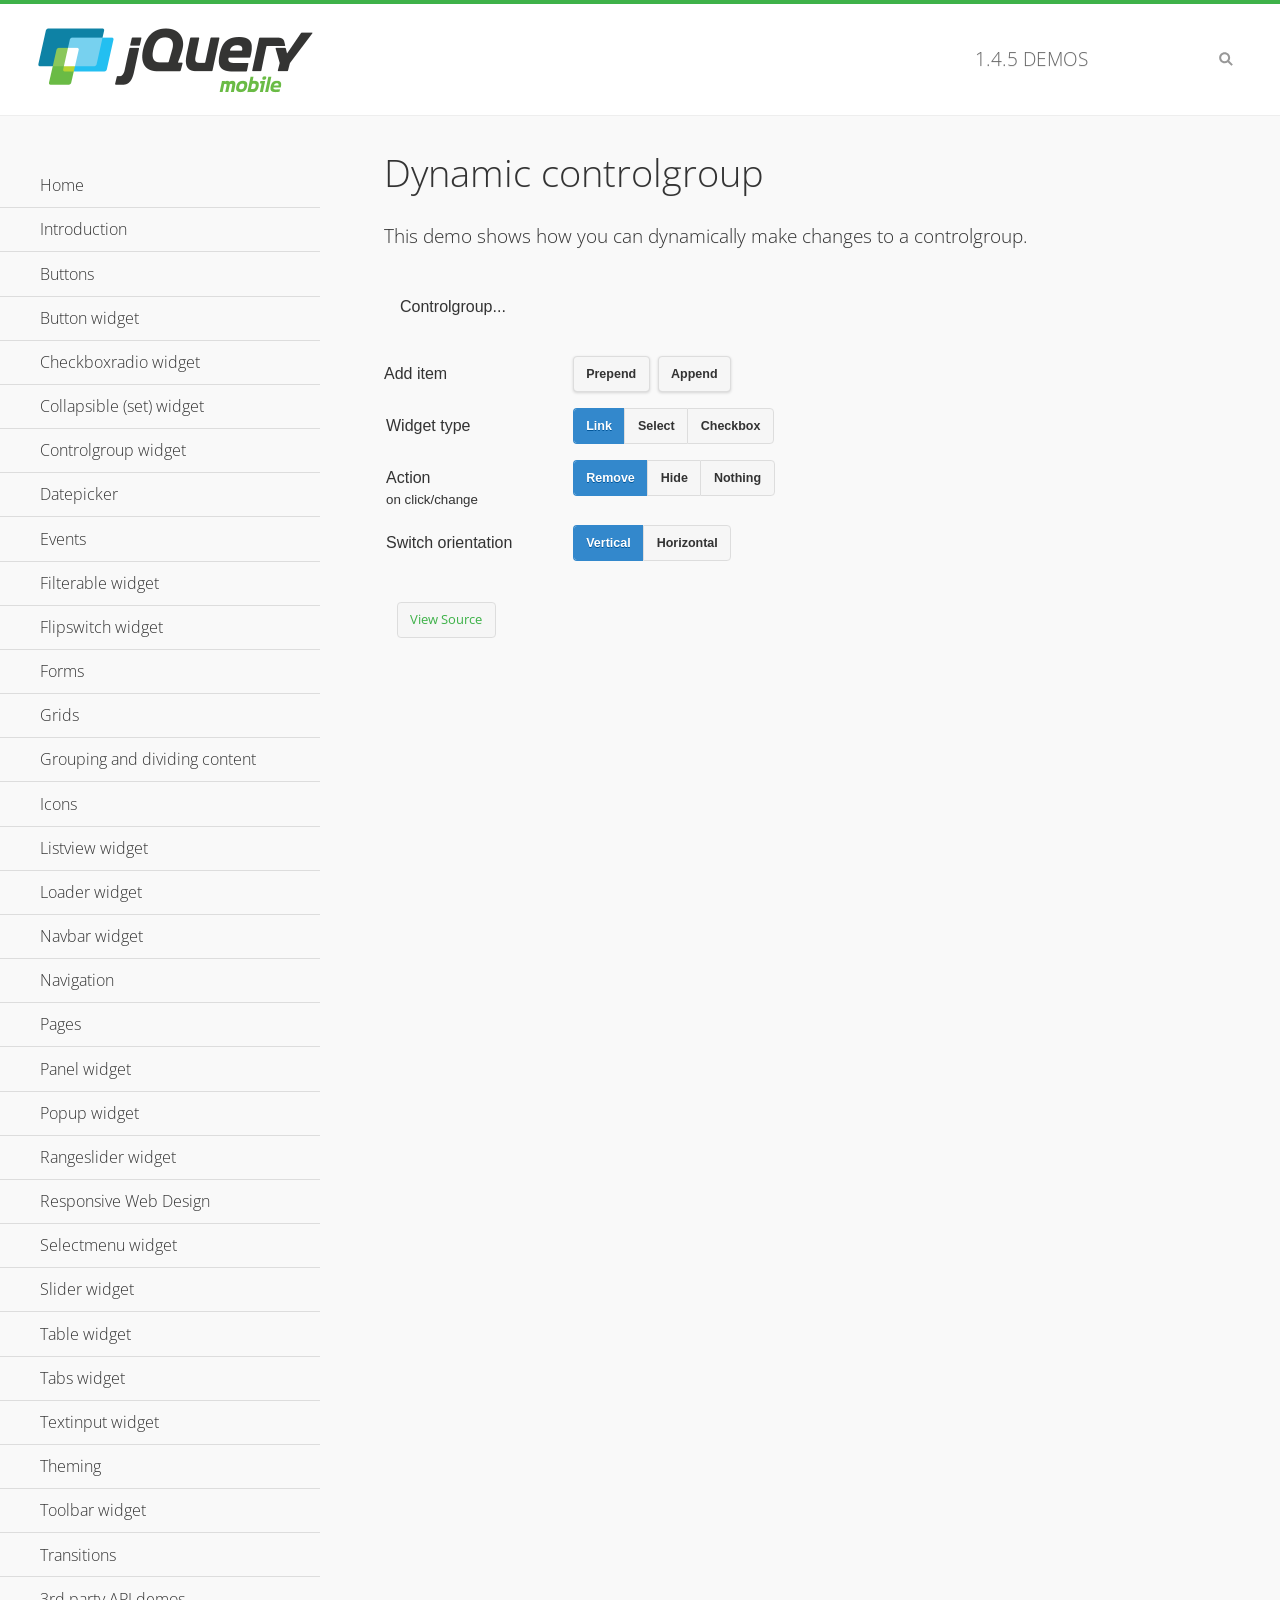
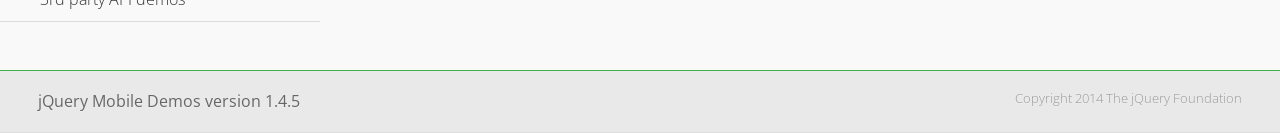
<file: jquery/demos/controlgroup-dynamic/index.html>
<!DOCTYPE html>
<html>
<head>
	<meta charset="utf-8">
	<meta name="viewport" content="width=device-width, initial-scale=1">
	<title>Dynamic controlgroup - jQuery Mobile Demos</title>
	<link rel="shortcut icon" href="../favicon.ico">
    <link rel="stylesheet" href="http://fonts.googleapis.com/css?family=Open+Sans:300,400,700">
	<link rel="stylesheet" href="../css/themes/default/jquery.mobile-1.4.5.min.css">
	<link rel="stylesheet" href="../_assets/css/jqm-demos.css">
	<script src="../js/jquery.js"></script>
	<script src="../_assets/js/index.js"></script>
	<script src="../js/jquery.mobile-1.4.5.min.js"></script>
	<script>
		( function( $, undefined ) {
			var counter = 0;
			$( document ).bind( "pagecreate", function( e ) {
				$( "#prepend, #append", e.target ).on( "click", function( e ) {
					counter++;

					var widgetType = $( "[name='radio-widget']:checked" ).attr( "id" ),
						group = $( "#my-controlgroup" ),
						$el,
						action = function() {
							var action = $( "[name='radio-action']:checked" ).attr( "id" );
							if ( $( $el[1] ).is( "select" ) && action === "hide" ) {
								$el = $( $el[1] ).parents( ".ui-select" );
							}
							$el[ action ]();
							group.controlgroup( "refresh" );
						};

					if ( widgetType === "link" ) {

						$el = $( "<a href='#'>Link " + counter + "</a>" ).bind( "click", action );
						$( "#my-controlgroup" ).controlgroup( "container" )[ $( this ).attr( "id" ) ]( $el );
						$el.buttonMarkup();

					} else if ( widgetType === "select" ) {

						$el = $( "<label for='widget" + counter + "'>Select " + counter + "</label><select id='widget" + counter + "'><option value='option1'>Select " + counter + "</option><option value='option2'>Select option</option></select>" );
						$( $el[ 1 ] ).bind( "change", action);
						$( "#my-controlgroup" ).controlgroup( "container" )[ $( this ).attr( "id" ) ]( $el );
						$( $el[ 1 ] ).selectmenu();

					} else {

						$el = $( "<label for='widget" + counter + "'>Checkbox " + counter + "</label><input type='checkbox' id='widget" + counter + "'></input>" );
						$( $el[ 1 ] ).bind( "change", action );
						$( "#my-controlgroup" ).controlgroup( "container" )[ $( this ).attr( "id" ) ]( $el );
						$( $el[ 1 ] ).checkboxradio();

					}

					group.controlgroup( "refresh" );
				});

				$( "[name='radio-orientation']" ).bind( "change", function( e ) {
					$( "#my-controlgroup" ).controlgroup( "option", "type", ( $( "#isHorizontal" ).is( ":checked" ) ? "horizontal" : "vertical" ) );
				});
			});
		})( jQuery );
	</script>
</head>
<body>
<div data-role="page" class="jqm-demos">

	<div data-role="header" class="jqm-header">
		<h2><a href="../" title="jQuery Mobile Demos home"><img src="../_assets/img/jquery-logo.png" alt="jQuery Mobile"></a></h2>
		<p><span class="jqm-version"></span> Demos</p>
		<a href="#" class="jqm-navmenu-link ui-btn ui-btn-icon-notext ui-corner-all ui-icon-bars ui-nodisc-icon ui-alt-icon ui-btn-left">Menu</a>
		<a href="#" class="jqm-search-link ui-btn ui-btn-icon-notext ui-corner-all ui-icon-search ui-nodisc-icon ui-alt-icon ui-btn-right">Search</a>
	</div><!-- /header -->

	<div role="main" class="ui-content jqm-content">

        <h1>Dynamic controlgroup</h1>

        <p>This demo shows how you can dynamically make changes to a controlgroup.</p>

        <div data-demo-html="true" data-demo-js="true">

            <form>
            	<div class="ui-body ui-body-d ui-corner-all">
                	<p>Controlgroup...</p>
                	<div data-role="controlgroup" id="my-controlgroup"><!-- items will be injected here --></div>
                </div>
            </form>

            <div class="ui-field-contain">
                <label for="prepend">Add item</label>
                <button id="prepend" data-mini="true" data-inline="true">Prepend</button>
                <label for="append" class="ui-hidden-accessible">Action</label>
                <button id="append" data-mini="true" data-inline="true">Append</button>
            </div>

            <form action="#" method="get">
            	<div class="ui-field-contain">
                    <fieldset data-role="controlgroup" data-type="horizontal" data-mini="true">
                        <legend>Widget type</legend>

                        <input type="radio" name="radio-widget" id="link" value="link" checked="checked">
                        <label for="link">Link</label>

                        <input type="radio" name="radio-widget" id="select" value="select">
                        <label for="select">Select</label>

                        <input type="radio" name="radio-widget" id="checkbox" value="checkbox">
                        <label for="checkbox">Checkbox</label>
                    </fieldset>
            	</div>

            	<div class="ui-field-contain">
                    <fieldset data-role="controlgroup" data-type="horizontal" data-mini="true">
                        <legend>Action<br><small>on click/change</small></legend>

                        <input type="radio" name="radio-action" id="remove" value="remove" checked="checked">
                        <label for="remove">Remove</label>

                        <input type="radio" name="radio-action" id="hide" value="hide">
                        <label for="hide">Hide</label>

                        <input type="radio" name="radio-action" id="width" value="width">
                        <label for="width">Nothing</label>
                    </fieldset>
            	</div>

            	<div class="ui-field-contain">
                    <fieldset data-role="controlgroup" data-type="horizontal" data-mini="true">
                        <legend>Switch orientation</legend>

                        <input type="radio" name="radio-orientation" id="isVertical" value="isVertical" checked="checked">
                        <label for="isVertical">Vertical</label>

                        <input type="radio" name="radio-orientation" id="isHorizontal" value="isHorizontal">
                        <label for="isHorizontal">Horizontal</label>
                    </fieldset>
            	</div>

            </form>

        </div><!--/demo-html -->

	</div><!-- /content -->
	    <div data-role="panel" class="jqm-navmenu-panel" data-position="left" data-display="overlay" data-theme="a">
	    	<ul class="jqm-list ui-alt-icon ui-nodisc-icon">
<li data-filtertext="demos homepage" data-icon="home"><a href=".././">Home</a></li>
<li data-filtertext="introduction overview getting started"><a href="../intro/" data-ajax="false">Introduction</a></li>
<li data-filtertext="buttons button markup buttonmarkup method anchor link button element"><a href="../button-markup/" data-ajax="false">Buttons</a></li>
<li data-filtertext="form button widget input button submit reset"><a href="../button/" data-ajax="false">Button widget</a></li>
<li data-role="collapsible" data-enhanced="true" data-collapsed-icon="carat-d" data-expanded-icon="carat-u" data-iconpos="right" data-inset="false" class="ui-collapsible ui-collapsible-themed-content ui-collapsible-collapsed">
	<h3 class="ui-collapsible-heading ui-collapsible-heading-collapsed">
		<a href="#" class="ui-collapsible-heading-toggle ui-btn ui-btn-icon-right ui-btn-inherit ui-icon-carat-d">
		    Checkboxradio widget<span class="ui-collapsible-heading-status"> click to expand contents</span>
		</a>
	</h3>
	<div class="ui-collapsible-content ui-body-inherit ui-collapsible-content-collapsed" aria-hidden="true">
		<ul>
			<li data-filtertext="form checkboxradio widget checkbox input checkboxes controlgroups"><a href="../checkboxradio-checkbox/" data-ajax="false">Checkboxes</a></li>
			<li data-filtertext="form checkboxradio widget radio input radio buttons controlgroups"><a href="../checkboxradio-radio/" data-ajax="false">Radio buttons</a></li>
		</ul>
	</div>
</li>
<li data-role="collapsible" data-enhanced="true" data-collapsed-icon="carat-d" data-expanded-icon="carat-u" data-iconpos="right" data-inset="false" class="ui-collapsible ui-collapsible-themed-content ui-collapsible-collapsed">
	<h3 class="ui-collapsible-heading ui-collapsible-heading-collapsed">
		<a href="#" class="ui-collapsible-heading-toggle ui-btn ui-btn-icon-right ui-btn-inherit ui-icon-carat-d">
			Collapsible (set) widget<span class="ui-collapsible-heading-status"> click to expand contents</span>
		</a>
	</h3>
	<div class="ui-collapsible-content ui-body-inherit ui-collapsible-content-collapsed" aria-hidden="true">
		<ul>
			<li data-filtertext="collapsibles content formatting"><a href="../collapsible/" data-ajax="false">Collapsible</a></li>
			<li data-filtertext="dynamic collapsible set accordion append expand"><a href="../collapsible-dynamic/" data-ajax="false">Dynamic collapsibles</a></li>
			<li data-filtertext="accordions collapsible set widget content formatting grouped collapsibles"><a href="../collapsibleset/" data-ajax="false">Collapsible set</a></li>
		</ul>
	</div>
</li>
<li data-role="collapsible" data-enhanced="true" data-collapsed-icon="carat-d" data-expanded-icon="carat-u" data-iconpos="right" data-inset="false" class="ui-collapsible ui-collapsible-themed-content ui-collapsible-collapsed">
	<h3 class="ui-collapsible-heading ui-collapsible-heading-collapsed">
		<a href="#" class="ui-collapsible-heading-toggle ui-btn ui-btn-icon-right ui-btn-inherit ui-icon-carat-d">
			Controlgroup widget<span class="ui-collapsible-heading-status"> click to expand contents</span>
		</a>
	</h3>
	<div class="ui-collapsible-content ui-body-inherit ui-collapsible-content-collapsed" aria-hidden="true">
		<ul>
			<li data-filtertext="controlgroups selectmenu checkboxradio input grouped buttons horizontal vertical"><a href="../controlgroup/" data-ajax="false">Controlgroup</a></li>
			<li data-filtertext="dynamic controlgroup dynamically add buttons"><a href="../controlgroup-dynamic/" data-ajax="false">Dynamic controlgroups</a></li>
		</ul>
	</div>
</li>
<li data-filtertext="form datepicker widget date input"><a href="../datepicker/" data-ajax="false">Datepicker</a></li>
<li data-role="collapsible" data-enhanced="true" data-collapsed-icon="carat-d" data-expanded-icon="carat-u" data-iconpos="right" data-inset="false" class="ui-collapsible ui-collapsible-themed-content ui-collapsible-collapsed">
	<h3 class="ui-collapsible-heading ui-collapsible-heading-collapsed">
		<a href="#" class="ui-collapsible-heading-toggle ui-btn ui-btn-icon-right ui-btn-inherit ui-icon-carat-d">
			Events<span class="ui-collapsible-heading-status"> click to expand contents</span>
		</a>
	</h3>
	<div class="ui-collapsible-content ui-body-inherit ui-collapsible-content-collapsed" aria-hidden="true">
		<ul>
			<li data-filtertext="swipe to delete list items listviews swipe events"><a href="../swipe-list/" data-ajax="false">Swipe list items</a></li>
			<li data-filtertext="swipe to navigate swipe page navigation swipe events"><a href="../swipe-page/" data-ajax="false">Swipe page navigation</a></li>
		</ul>
	</div>
</li>
<li data-filtertext="filterable filter elements sorting searching listview table"><a href="../filterable/" data-ajax="false">Filterable widget</a></li>
<li data-filtertext="form flipswitch widget flip toggle switch binary select checkbox input"><a href="../flipswitch/" data-ajax="false">Flipswitch widget</a></li>
<li data-role="collapsible" data-enhanced="true" data-collapsed-icon="carat-d" data-expanded-icon="carat-u" data-iconpos="right" data-inset="false" class="ui-collapsible ui-collapsible-themed-content ui-collapsible-collapsed">
	<h3 class="ui-collapsible-heading ui-collapsible-heading-collapsed">
		<a href="#" class="ui-collapsible-heading-toggle ui-btn ui-btn-icon-right ui-btn-inherit ui-icon-carat-d">
			Forms<span class="ui-collapsible-heading-status"> click to expand contents</span>
		</a>
	</h3>
	<div class="ui-collapsible-content ui-body-inherit ui-collapsible-content-collapsed" aria-hidden="true">
		<ul>
			<li data-filtertext="forms text checkbox radio range button submit reset inputs selects textarea slider flipswitch label form elements"><a href="../forms/" data-ajax="false">Forms</a></li>
			<li data-filtertext="form hide labels hidden accessible ui-hidden-accessible forms"><a href="../forms-label-hidden-accessible/" data-ajax="false">Hide labels</a></li>
			<li data-filtertext="form field containers fieldcontain ui-field-contain forms"><a href="../forms-field-contain/" data-ajax="false">Field containers</a></li>
			<li data-filtertext="forms disabled form elements"><a href="../forms-disabled/" data-ajax="false">Forms disabled</a></li>
			<li data-filtertext="forms gallery examples overview forms text checkbox radio range button submit reset inputs selects textarea slider flipswitch label form elements"><a href="../forms-gallery/" data-ajax="false">Forms gallery</a></li>
		</ul>
	</div>
</li>
<li data-role="collapsible" data-enhanced="true" data-collapsed-icon="carat-d" data-expanded-icon="carat-u" data-iconpos="right" data-inset="false" class="ui-collapsible ui-collapsible-themed-content ui-collapsible-collapsed">
	<h3 class="ui-collapsible-heading ui-collapsible-heading-collapsed">
		<a href="#" class="ui-collapsible-heading-toggle ui-btn ui-btn-icon-right ui-btn-inherit ui-icon-carat-d">
			Grids<span class="ui-collapsible-heading-status"> click to expand contents</span>
		</a>
	</h3>
	<div class="ui-collapsible-content ui-body-inherit ui-collapsible-content-collapsed" aria-hidden="true">
		<ul>
			<li data-filtertext="grids columns blocks content formatting rwd responsive css framework"><a href="../grids/" data-ajax="false">Grids</a></li>
			<li data-filtertext="buttons in grids css framework"><a href="../grids-buttons/" data-ajax="false">Buttons in grids</a></li>
			<li data-filtertext="custom responsive grids rwd css framework"><a href="../grids-custom-responsive/" data-ajax="false">Custom responsive grids</a></li>
		</ul>
	</div>
</li>
<li data-filtertext="blocks content formatting sections heading"><a href="../body-bar-classes/" data-ajax="false">Grouping and dividing content</a></li>
<li data-role="collapsible" data-enhanced="true" data-collapsed-icon="carat-d" data-expanded-icon="carat-u" data-iconpos="right" data-inset="false" class="ui-collapsible ui-collapsible-themed-content ui-collapsible-collapsed">
	<h3 class="ui-collapsible-heading ui-collapsible-heading-collapsed">
		<a href="#" class="ui-collapsible-heading-toggle ui-btn ui-btn-icon-right ui-btn-inherit ui-icon-carat-d">
			Icons<span class="ui-collapsible-heading-status"> click to expand contents</span>
		</a>
	</h3>
	<div class="ui-collapsible-content ui-body-inherit ui-collapsible-content-collapsed" aria-hidden="true">
		<ul>
			<li data-filtertext="button icons svg disc alt custom icon position"><a href="../icons/" data-ajax="false">Icons</a></li>
			<li data-filtertext=""><a href="../icons-grunticon/" data-ajax="false">Grunticon loader</a></li>
		</ul>
	</div>
</li>
<li data-role="collapsible" data-enhanced="true" data-collapsed-icon="carat-d" data-expanded-icon="carat-u" data-iconpos="right" data-inset="false" class="ui-collapsible ui-collapsible-themed-content ui-collapsible-collapsed">
	<h3 class="ui-collapsible-heading ui-collapsible-heading-collapsed">
		<a href="#" class="ui-collapsible-heading-toggle ui-btn ui-btn-icon-right ui-btn-inherit ui-icon-carat-d">
			Listview widget<span class="ui-collapsible-heading-status"> click to expand contents</span>
		</a>
	</h3>
	<div class="ui-collapsible-content ui-body-inherit ui-collapsible-content-collapsed" aria-hidden="true">
		<ul>
			<li data-filtertext="listview widget thumbnails icons nested split button collapsible ul ol"><a href="../listview/" data-ajax="false">Listview</a></li>
			<li data-filtertext="autocomplete filterable reveal listview filtertextbeforefilter placeholder"><a href="../listview-autocomplete/" data-ajax="false">Listview autocomplete</a></li>
			<li data-filtertext="autocomplete filterable reveal listview remote data filtertextbeforefilter placeholder"><a href="../listview-autocomplete-remote/" data-ajax="false">Listview autocomplete remote data</a></li>
			<li data-filtertext="autodividers anchor jump scroll linkbars listview lists ul ol"><a href="../listview-autodividers-linkbar/" data-ajax="false">Listview autodividers linkbar</a></li>
			<li data-filtertext="listview autodividers selector autodividersselector lists ul ol"><a href="../listview-autodividers-selector/" data-ajax="false">Listview autodividers selector</a></li>
			<li data-filtertext="listview nested list items"><a href="../listview-nested-lists/" data-ajax="false">Nested Listviews</a></li>
			<li data-filtertext="listview collapsible list items flat"><a href="../listview-collapsible-item-flat/" data-ajax="false">Listview collapsible list items (flat)</a></li>
			<li data-filtertext="listview collapsible list indented"><a href="../listview-collapsible-item-indented/" data-ajax="false">Listview collapsible list items (indented)</a></li>
			<li data-filtertext="grid listview responsive grids responsive listviews lists ul"><a href="../listview-grid/" data-ajax="false">Listview responsive grid</a></li>
		</ul>
	</div>
</li>
<li data-filtertext="loader widget page loading navigation overlay spinner"><a href="../loader/" data-ajax="false">Loader widget</a></li>
<li data-filtertext="navbar widget navmenu toolbars header footer"><a href="../navbar/" data-ajax="false">Navbar widget</a></li>
<li data-role="collapsible" data-enhanced="true" data-collapsed-icon="carat-d" data-expanded-icon="carat-u" data-iconpos="right" data-inset="false" class="ui-collapsible ui-collapsible-themed-content ui-collapsible-collapsed">
	<h3 class="ui-collapsible-heading ui-collapsible-heading-collapsed">
		<a href="#" class="ui-collapsible-heading-toggle ui-btn ui-btn-icon-right ui-btn-inherit ui-icon-carat-d">
			Navigation<span class="ui-collapsible-heading-status"> click to expand contents</span>
		</a>
	</h3>
	<div class="ui-collapsible-content ui-body-inherit ui-collapsible-content-collapsed" aria-hidden="true">
		<ul>
			<li data-filtertext="ajax navigation navigate widget history event method"><a href="../navigation/" data-ajax="false">Navigation</a></li>
			<li data-filtertext="linking pages page links navigation ajax prefetch cache"><a href="../navigation-linking-pages/" data-ajax="false">Linking pages</a></li>
			<!-- <li data-filtertext="php redirect server redirection server-side navigation"><a href="../navigation-php-redirect/" data-ajax="false">PHP redirect demo</a></li>-->
			<li data-filtertext="navigation redirection hash query"><a href="../navigation-hash-processing/" data-ajax="false">Hash processing demo</a></li>
			<li data-filtertext="navigation redirection hash query"><a href="../page-events/" data-ajax="false">Page Navigation Events</a></li>
		</ul>
	</div>
</li>
<li data-role="collapsible" data-enhanced="true" data-collapsed-icon="carat-d" data-expanded-icon="carat-u" data-iconpos="right" data-inset="false" class="ui-collapsible ui-collapsible-themed-content ui-collapsible-collapsed">
	<h3 class="ui-collapsible-heading ui-collapsible-heading-collapsed">
		<a href="#" class="ui-collapsible-heading-toggle ui-btn ui-btn-icon-right ui-btn-inherit ui-icon-carat-d">
			Pages<span class="ui-collapsible-heading-status"> click to expand contents</span>
		</a>
	</h3>
	<div class="ui-collapsible-content ui-body-inherit ui-collapsible-content-collapsed" aria-hidden="true">
		<ul>
			<li data-filtertext="pages page widget ajax navigation"><a href="../pages/" data-ajax="false">Pages</a></li>
			<li data-filtertext="single page"><a href="../pages-single-page/" data-ajax="false">Single page</a></li>
			<li data-filtertext="multipage multi-page page"><a href="../pages-multi-page/" data-ajax="false">Multi-page template</a></li>
			<li data-filtertext="dialog page widget modal popup"><a href="../pages-dialog/" data-ajax="false">Dialog page</a></li>
		</ul>
	</div>
</li>
<li data-role="collapsible" data-enhanced="true" data-collapsed-icon="carat-d" data-expanded-icon="carat-u" data-iconpos="right" data-inset="false" class="ui-collapsible ui-collapsible-themed-content ui-collapsible-collapsed">
	<h3 class="ui-collapsible-heading ui-collapsible-heading-collapsed">
		<a href="#" class="ui-collapsible-heading-toggle ui-btn ui-btn-icon-right ui-btn-inherit ui-icon-carat-d">
			Panel widget<span class="ui-collapsible-heading-status"> click to expand contents</span>
		</a>
	</h3>
	<div class="ui-collapsible-content ui-body-inherit ui-collapsible-content-collapsed" aria-hidden="true">
		<ul>
			<li data-filtertext="panel widget sliding panels reveal push overlay responsive"><a href="../panel/" data-ajax="false">Panel</a></li>
			<li data-filtertext=""><a href="../panel-external/" data-ajax="false">External panels</a></li>
			<li data-filtertext="panel "><a href="../panel-fixed/" data-ajax="false">Fixed panels</a></li>
			<li data-filtertext="panel slide panels sliding panels shadow rwd responsive breakpoint"><a href="../panel-responsive/" data-ajax="false">Panels responsive</a></li>
			<li data-filtertext="panel custom style custom panel width reveal shadow listview panel styling page background wrapper"><a href="../panel-styling/" data-ajax="false">Custom panel style</a></li>
			<li data-filtertext="panel open on swipe"><a href="../panel-swipe-open/" data-ajax="false">Panel open on swipe</a></li>
			<li data-filtertext="panels outside page internal external toolbars"><a href="../panel-external-internal/" data-ajax="false">Panel external and internal</a></li>
		</ul>
	</div>
</li>
<li data-role="collapsible" data-enhanced="true" data-collapsed-icon="carat-d" data-expanded-icon="carat-u" data-iconpos="right" data-inset="false" class="ui-collapsible ui-collapsible-themed-content ui-collapsible-collapsed">
	<h3 class="ui-collapsible-heading ui-collapsible-heading-collapsed">
		<a href="#" class="ui-collapsible-heading-toggle ui-btn ui-btn-icon-right ui-btn-inherit ui-icon-carat-d">
			Popup widget<span class="ui-collapsible-heading-status"> click to expand contents</span>
		</a>
	</h3>
	<div class="ui-collapsible-content ui-body-inherit ui-collapsible-content-collapsed" aria-hidden="true">
		<ul>
			<li data-filtertext="popup widget popups dialog modal transition tooltip lightbox form overlay screen flip pop fade transition"><a href="../popup/" data-ajax="false">Popup</a></li>
			<li data-filtertext="popup alignment position"><a href="../popup-alignment/" data-ajax="false">Popup alignment</a></li>
			<li data-filtertext="popup arrow size popups popover"><a href="../popup-arrow-size/" data-ajax="false">Popup arrow size</a></li>
			<li data-filtertext="dynamic popups popup images lightbox"><a href="../popup-dynamic/" data-ajax="false">Dynamic popups</a></li>
			<li data-filtertext="popups with iframes scaling"><a href="../popup-iframe/" data-ajax="false">Popups with iframes</a></li>
			<li data-filtertext="popup image scaling"><a href="../popup-image-scaling/" data-ajax="false">Popup image scaling</a></li>
			<li data-filtertext="external popup outside multi-page"><a href="../popup-outside-multipage/" data-ajax="false">Popup outside multi-page</a></li>
		</ul>
	</div>
</li>
<li data-filtertext="form rangeslider widget dual sliders dual handle sliders range input"><a href="../rangeslider/" data-ajax="false">Rangeslider widget</a></li>
<li data-filtertext="responsive web design rwd adaptive progressive enhancement PE accessible mobile breakpoints media query media queries"><a href="../rwd/" data-ajax="false">Responsive Web Design</a></li>
<li data-role="collapsible" data-enhanced="true" data-collapsed-icon="carat-d" data-expanded-icon="carat-u" data-iconpos="right" data-inset="false" class="ui-collapsible ui-collapsible-themed-content ui-collapsible-collapsed">
	<h3 class="ui-collapsible-heading ui-collapsible-heading-collapsed">
		<a href="#" class="ui-collapsible-heading-toggle ui-btn ui-btn-icon-right ui-btn-inherit ui-icon-carat-d">
			Selectmenu widget<span class="ui-collapsible-heading-status"> click to expand contents</span>
		</a>
	</h3>
	<div class="ui-collapsible-content ui-body-inherit ui-collapsible-content-collapsed" aria-hidden="true">
		<ul>
			<li data-filtertext="form selectmenu widget select input custom select menu selects"><a href="../selectmenu/" data-ajax="false">Selectmenu</a></li>
			<li data-filtertext="form custom select menu selectmenu widget custom menu option optgroup multiple selects"><a href="../selectmenu-custom/" data-ajax="false">Custom select menu</a></li>
			<li data-filtertext="filterable select filter popup dialog"><a href="../selectmenu-custom-filter/" data-ajax="false">Custom select menu with filter</a></li>
		</ul>
	</div>
</li>
<li data-role="collapsible" data-enhanced="true" data-collapsed-icon="carat-d" data-expanded-icon="carat-u" data-iconpos="right" data-inset="false" class="ui-collapsible ui-collapsible-themed-content ui-collapsible-collapsed">
	<h3 class="ui-collapsible-heading ui-collapsible-heading-collapsed">
		<a href="#" class="ui-collapsible-heading-toggle ui-btn ui-btn-icon-right ui-btn-inherit ui-icon-carat-d">
			Slider widget<span class="ui-collapsible-heading-status"> click to expand contents</span>
		</a>
	</h3>
	<div class="ui-collapsible-content ui-body-inherit ui-collapsible-content-collapsed" aria-hidden="true">
		<ul>
			<li data-filtertext="form slider widget range input single sliders"><a href="../slider/" data-ajax="false">Slider</a></li>
			<li data-filtertext="form slider widget flipswitch slider binary select flip toggle switch"><a href="../slider-flipswitch/" data-ajax="false">Slider flip toggle switch</a></li>
			<li data-filtertext="form slider tooltip handle value input range sliders"><a href="../slider-tooltip/" data-ajax="false">Slider tooltip</a></li>
		</ul>
	</div>
</li>
<li data-role="collapsible" data-enhanced="true" data-collapsed-icon="carat-d" data-expanded-icon="carat-u" data-iconpos="right" data-inset="false" class="ui-collapsible ui-collapsible-themed-content ui-collapsible-collapsed">
	<h3 class="ui-collapsible-heading ui-collapsible-heading-collapsed">
		<a href="#" class="ui-collapsible-heading-toggle ui-btn ui-btn-icon-right ui-btn-inherit ui-icon-carat-d">
			Table widget<span class="ui-collapsible-heading-status"> click to expand contents</span>
		</a>
	</h3>
	<div class="ui-collapsible-content ui-body-inherit ui-collapsible-content-collapsed" aria-hidden="true">
		<ul>
			<li data-filtertext="table widget reflow column toggle th td responsive tables rwd hide show tabular"><a href="../table-column-toggle/" data-ajax="false">Table Column Toggle</a></li>
			<li data-filtertext="table column toggle phone comparison demo"><a href="../table-column-toggle-example/" data-ajax="false">Table Column Toggle demo</a></li>
			<li data-filtertext="responsive tables table column toggle heading groups rwd breakpoint"><a href="../table-column-toggle-heading-groups/" data-ajax="false">Table Column Toggle heading groups</a></li>
			<li data-filtertext="responsive tables table column toggle hide rwd breakpoint customization options"><a href="../table-column-toggle-options/" data-ajax="false">Table Column Toggle options</a></li>
			<li data-filtertext="table reflow th td responsive rwd columns tabular"><a href="../table-reflow/" data-ajax="false">Table Reflow</a></li>
			<li data-filtertext="responsive tables table reflow heading groups rwd breakpoint"><a href="../table-reflow-heading-groups/" data-ajax="false">Table Reflow heading groups</a></li>
			<li data-filtertext="responsive tables table reflow stripes strokes table style"><a href="../table-reflow-stripes-strokes/" data-ajax="false">Table Reflow stripes and strokes</a></li>
			<li data-filtertext="responsive tables table reflow stack custom styles"><a href="../table-reflow-styling/" data-ajax="false">Table Reflow custom styles</a></li>
		</ul>
	</div>
</li>
<li data-filtertext="ui tabs widget"><a href="../tabs/" data-ajax="false">Tabs widget</a></li>
<li data-filtertext="form textinput widget text input textarea number date time tel email file color password"><a href="../textinput/" data-ajax="false">Textinput widget</a></li>
<li data-role="collapsible" data-enhanced="true" data-collapsed-icon="carat-d" data-expanded-icon="carat-u" data-iconpos="right" data-inset="false" class="ui-collapsible ui-collapsible-themed-content ui-collapsible-collapsed">
	<h3 class="ui-collapsible-heading ui-collapsible-heading-collapsed">
		<a href="#" class="ui-collapsible-heading-toggle ui-btn ui-btn-icon-right ui-btn-inherit ui-icon-carat-d">
			Theming<span class="ui-collapsible-heading-status"> click to expand contents</span>
		</a>
	</h3>
	<div class="ui-collapsible-content ui-body-inherit ui-collapsible-content-collapsed" aria-hidden="true">
		<ul>
			<li data-filtertext="default theme swatches theming style css"><a href="../theme-default/" data-ajax="false">Default theme</a></li>
			<li data-filtertext="classic theme old theme swatches theming style css"><a href="../theme-classic/" data-ajax="false">Classic theme</a></li>
		</ul>
	</div>
</li>
<li data-role="collapsible" data-enhanced="true" data-collapsed-icon="carat-d" data-expanded-icon="carat-u" data-iconpos="right" data-inset="false" class="ui-collapsible ui-collapsible-themed-content ui-collapsible-collapsed">
	<h3 class="ui-collapsible-heading ui-collapsible-heading-collapsed">
		<a href="#" class="ui-collapsible-heading-toggle ui-btn ui-btn-icon-right ui-btn-inherit ui-icon-carat-d">
			Toolbar widget<span class="ui-collapsible-heading-status"> click to expand contents</span>
		</a>
	</h3>
	<div class="ui-collapsible-content ui-body-inherit ui-collapsible-content-collapsed" aria-hidden="true">
		<ul>
			<li data-filtertext="toolbar widget header footer toolbars fixed fullscreen external sections"><a href="../toolbar/" data-ajax="false">Toolbar</a></li>
			<li data-filtertext="dynamic toolbars dynamically add toolbar header footer"><a href="../toolbar-dynamic/" data-ajax="false">Dynamic toolbars</a></li>
			<li data-filtertext="external toolbars header footer"><a href="../toolbar-external/" data-ajax="false">External toolbars</a></li>
			<li data-filtertext="fixed toolbars header footer"><a href="../toolbar-fixed/" data-ajax="false">Fixed toolbars</a></li>
			<li data-filtertext="fixed fullscreen toolbars header footer"><a href="../toolbar-fixed-fullscreen/" data-ajax="false">Fullscreen toolbars</a></li>
			<li data-filtertext="external fixed toolbars header footer"><a href="../toolbar-fixed-external/" data-ajax="false">Fixed external toolbars</a></li>
			<li data-filtertext="external persistent toolbars header footer navbar navmenu"><a href="../toolbar-fixed-persistent/" data-ajax="false">Persistent toolbars</a></li>
			<li data-filtertext="external ajax optimized toolbars persistent toolbars header footer navbar"><a href="../toolbar-fixed-persistent-optimized/" data-ajax="false">Ajax optimized toolbars</a></li>
			<li data-filtertext="form in toolbars header footer"><a href="../toolbar-fixed-forms/" data-ajax="false">Form in toolbar</a></li>
		</ul>
	</div>
</li>
<li data-filtertext="page transitions animated pages popup navigation flip slide fade pop"><a href="../transitions/" data-ajax="false">Transitions</a></li>
<li data-role="collapsible" data-enhanced="true" data-collapsed-icon="carat-d" data-expanded-icon="carat-u" data-iconpos="right" data-inset="false" class="ui-collapsible ui-collapsible-themed-content ui-collapsible-collapsed">
	<h3 class="ui-collapsible-heading ui-collapsible-heading-collapsed">
		<a href="#" class="ui-collapsible-heading-toggle ui-btn ui-btn-icon-right ui-btn-inherit ui-icon-carat-d">
			3rd party API demos<span class="ui-collapsible-heading-status"> click to expand contents</span>
		</a>
	</h3>
	<div class="ui-collapsible-content ui-body-inherit ui-collapsible-content-collapsed" aria-hidden="true">
		<ul>
			<li data-filtertext="backbone requirejs navigation router"><a href="../backbone-requirejs/" data-ajax="false">Backbone RequireJS</a></li>
			<li data-filtertext="google maps geolocation demo"><a href="../map-geolocation/" data-ajax="false">Google Maps geolocation</a></li>
			<li data-filtertext="google maps hybrid"><a href="../map-list-toggle/" data-ajax="false">Google Maps list toggle</a></li>
		</ul>
	</div>
</li>



		     </ul>
		</div><!-- /panel -->


	<div data-role="footer" data-position="fixed" data-tap-toggle="false" class="jqm-footer">
		<p>jQuery Mobile Demos version <span class="jqm-version"></span></p>
		<p>Copyright 2014 The jQuery Foundation</p>
	</div><!-- /footer -->
	<!-- TODO: This should become an external panel so we can add input to markup (unique ID) -->
    <div data-role="panel" class="jqm-search-panel" data-position="right" data-display="overlay" data-theme="a">
		<div class="jqm-search">
			<ul class="jqm-list" data-filter-placeholder="Search demos..." data-filter-reveal="true">
<li data-filtertext="demos homepage" data-icon="home"><a href=".././">Home</a></li>
<li data-filtertext="introduction overview getting started"><a href="../intro/" data-ajax="false">Introduction</a></li>
<li data-filtertext="buttons button markup buttonmarkup method anchor link button element"><a href="../button-markup/" data-ajax="false">Buttons</a></li>
<li data-filtertext="form button widget input button submit reset"><a href="../button/" data-ajax="false">Button widget</a></li>
<li data-role="collapsible" data-enhanced="true" data-collapsed-icon="carat-d" data-expanded-icon="carat-u" data-iconpos="right" data-inset="false" class="ui-collapsible ui-collapsible-themed-content ui-collapsible-collapsed">
	<h3 class="ui-collapsible-heading ui-collapsible-heading-collapsed">
		<a href="#" class="ui-collapsible-heading-toggle ui-btn ui-btn-icon-right ui-btn-inherit ui-icon-carat-d">
		    Checkboxradio widget<span class="ui-collapsible-heading-status"> click to expand contents</span>
		</a>
	</h3>
	<div class="ui-collapsible-content ui-body-inherit ui-collapsible-content-collapsed" aria-hidden="true">
		<ul>
			<li data-filtertext="form checkboxradio widget checkbox input checkboxes controlgroups"><a href="../checkboxradio-checkbox/" data-ajax="false">Checkboxes</a></li>
			<li data-filtertext="form checkboxradio widget radio input radio buttons controlgroups"><a href="../checkboxradio-radio/" data-ajax="false">Radio buttons</a></li>
		</ul>
	</div>
</li>
<li data-role="collapsible" data-enhanced="true" data-collapsed-icon="carat-d" data-expanded-icon="carat-u" data-iconpos="right" data-inset="false" class="ui-collapsible ui-collapsible-themed-content ui-collapsible-collapsed">
	<h3 class="ui-collapsible-heading ui-collapsible-heading-collapsed">
		<a href="#" class="ui-collapsible-heading-toggle ui-btn ui-btn-icon-right ui-btn-inherit ui-icon-carat-d">
			Collapsible (set) widget<span class="ui-collapsible-heading-status"> click to expand contents</span>
		</a>
	</h3>
	<div class="ui-collapsible-content ui-body-inherit ui-collapsible-content-collapsed" aria-hidden="true">
		<ul>
			<li data-filtertext="collapsibles content formatting"><a href="../collapsible/" data-ajax="false">Collapsible</a></li>
			<li data-filtertext="dynamic collapsible set accordion append expand"><a href="../collapsible-dynamic/" data-ajax="false">Dynamic collapsibles</a></li>
			<li data-filtertext="accordions collapsible set widget content formatting grouped collapsibles"><a href="../collapsibleset/" data-ajax="false">Collapsible set</a></li>
		</ul>
	</div>
</li>
<li data-role="collapsible" data-enhanced="true" data-collapsed-icon="carat-d" data-expanded-icon="carat-u" data-iconpos="right" data-inset="false" class="ui-collapsible ui-collapsible-themed-content ui-collapsible-collapsed">
	<h3 class="ui-collapsible-heading ui-collapsible-heading-collapsed">
		<a href="#" class="ui-collapsible-heading-toggle ui-btn ui-btn-icon-right ui-btn-inherit ui-icon-carat-d">
			Controlgroup widget<span class="ui-collapsible-heading-status"> click to expand contents</span>
		</a>
	</h3>
	<div class="ui-collapsible-content ui-body-inherit ui-collapsible-content-collapsed" aria-hidden="true">
		<ul>
			<li data-filtertext="controlgroups selectmenu checkboxradio input grouped buttons horizontal vertical"><a href="../controlgroup/" data-ajax="false">Controlgroup</a></li>
			<li data-filtertext="dynamic controlgroup dynamically add buttons"><a href="../controlgroup-dynamic/" data-ajax="false">Dynamic controlgroups</a></li>
		</ul>
	</div>
</li>
<li data-filtertext="form datepicker widget date input"><a href="../datepicker/" data-ajax="false">Datepicker</a></li>
<li data-role="collapsible" data-enhanced="true" data-collapsed-icon="carat-d" data-expanded-icon="carat-u" data-iconpos="right" data-inset="false" class="ui-collapsible ui-collapsible-themed-content ui-collapsible-collapsed">
	<h3 class="ui-collapsible-heading ui-collapsible-heading-collapsed">
		<a href="#" class="ui-collapsible-heading-toggle ui-btn ui-btn-icon-right ui-btn-inherit ui-icon-carat-d">
			Events<span class="ui-collapsible-heading-status"> click to expand contents</span>
		</a>
	</h3>
	<div class="ui-collapsible-content ui-body-inherit ui-collapsible-content-collapsed" aria-hidden="true">
		<ul>
			<li data-filtertext="swipe to delete list items listviews swipe events"><a href="../swipe-list/" data-ajax="false">Swipe list items</a></li>
			<li data-filtertext="swipe to navigate swipe page navigation swipe events"><a href="../swipe-page/" data-ajax="false">Swipe page navigation</a></li>
		</ul>
	</div>
</li>
<li data-filtertext="filterable filter elements sorting searching listview table"><a href="../filterable/" data-ajax="false">Filterable widget</a></li>
<li data-filtertext="form flipswitch widget flip toggle switch binary select checkbox input"><a href="../flipswitch/" data-ajax="false">Flipswitch widget</a></li>
<li data-role="collapsible" data-enhanced="true" data-collapsed-icon="carat-d" data-expanded-icon="carat-u" data-iconpos="right" data-inset="false" class="ui-collapsible ui-collapsible-themed-content ui-collapsible-collapsed">
	<h3 class="ui-collapsible-heading ui-collapsible-heading-collapsed">
		<a href="#" class="ui-collapsible-heading-toggle ui-btn ui-btn-icon-right ui-btn-inherit ui-icon-carat-d">
			Forms<span class="ui-collapsible-heading-status"> click to expand contents</span>
		</a>
	</h3>
	<div class="ui-collapsible-content ui-body-inherit ui-collapsible-content-collapsed" aria-hidden="true">
		<ul>
			<li data-filtertext="forms text checkbox radio range button submit reset inputs selects textarea slider flipswitch label form elements"><a href="../forms/" data-ajax="false">Forms</a></li>
			<li data-filtertext="form hide labels hidden accessible ui-hidden-accessible forms"><a href="../forms-label-hidden-accessible/" data-ajax="false">Hide labels</a></li>
			<li data-filtertext="form field containers fieldcontain ui-field-contain forms"><a href="../forms-field-contain/" data-ajax="false">Field containers</a></li>
			<li data-filtertext="forms disabled form elements"><a href="../forms-disabled/" data-ajax="false">Forms disabled</a></li>
			<li data-filtertext="forms gallery examples overview forms text checkbox radio range button submit reset inputs selects textarea slider flipswitch label form elements"><a href="../forms-gallery/" data-ajax="false">Forms gallery</a></li>
		</ul>
	</div>
</li>
<li data-role="collapsible" data-enhanced="true" data-collapsed-icon="carat-d" data-expanded-icon="carat-u" data-iconpos="right" data-inset="false" class="ui-collapsible ui-collapsible-themed-content ui-collapsible-collapsed">
	<h3 class="ui-collapsible-heading ui-collapsible-heading-collapsed">
		<a href="#" class="ui-collapsible-heading-toggle ui-btn ui-btn-icon-right ui-btn-inherit ui-icon-carat-d">
			Grids<span class="ui-collapsible-heading-status"> click to expand contents</span>
		</a>
	</h3>
	<div class="ui-collapsible-content ui-body-inherit ui-collapsible-content-collapsed" aria-hidden="true">
		<ul>
			<li data-filtertext="grids columns blocks content formatting rwd responsive css framework"><a href="../grids/" data-ajax="false">Grids</a></li>
			<li data-filtertext="buttons in grids css framework"><a href="../grids-buttons/" data-ajax="false">Buttons in grids</a></li>
			<li data-filtertext="custom responsive grids rwd css framework"><a href="../grids-custom-responsive/" data-ajax="false">Custom responsive grids</a></li>
		</ul>
	</div>
</li>
<li data-filtertext="blocks content formatting sections heading"><a href="../body-bar-classes/" data-ajax="false">Grouping and dividing content</a></li>
<li data-role="collapsible" data-enhanced="true" data-collapsed-icon="carat-d" data-expanded-icon="carat-u" data-iconpos="right" data-inset="false" class="ui-collapsible ui-collapsible-themed-content ui-collapsible-collapsed">
	<h3 class="ui-collapsible-heading ui-collapsible-heading-collapsed">
		<a href="#" class="ui-collapsible-heading-toggle ui-btn ui-btn-icon-right ui-btn-inherit ui-icon-carat-d">
			Icons<span class="ui-collapsible-heading-status"> click to expand contents</span>
		</a>
	</h3>
	<div class="ui-collapsible-content ui-body-inherit ui-collapsible-content-collapsed" aria-hidden="true">
		<ul>
			<li data-filtertext="button icons svg disc alt custom icon position"><a href="../icons/" data-ajax="false">Icons</a></li>
			<li data-filtertext=""><a href="../icons-grunticon/" data-ajax="false">Grunticon loader</a></li>
		</ul>
	</div>
</li>
<li data-role="collapsible" data-enhanced="true" data-collapsed-icon="carat-d" data-expanded-icon="carat-u" data-iconpos="right" data-inset="false" class="ui-collapsible ui-collapsible-themed-content ui-collapsible-collapsed">
	<h3 class="ui-collapsible-heading ui-collapsible-heading-collapsed">
		<a href="#" class="ui-collapsible-heading-toggle ui-btn ui-btn-icon-right ui-btn-inherit ui-icon-carat-d">
			Listview widget<span class="ui-collapsible-heading-status"> click to expand contents</span>
		</a>
	</h3>
	<div class="ui-collapsible-content ui-body-inherit ui-collapsible-content-collapsed" aria-hidden="true">
		<ul>
			<li data-filtertext="listview widget thumbnails icons nested split button collapsible ul ol"><a href="../listview/" data-ajax="false">Listview</a></li>
			<li data-filtertext="autocomplete filterable reveal listview filtertextbeforefilter placeholder"><a href="../listview-autocomplete/" data-ajax="false">Listview autocomplete</a></li>
			<li data-filtertext="autocomplete filterable reveal listview remote data filtertextbeforefilter placeholder"><a href="../listview-autocomplete-remote/" data-ajax="false">Listview autocomplete remote data</a></li>
			<li data-filtertext="autodividers anchor jump scroll linkbars listview lists ul ol"><a href="../listview-autodividers-linkbar/" data-ajax="false">Listview autodividers linkbar</a></li>
			<li data-filtertext="listview autodividers selector autodividersselector lists ul ol"><a href="../listview-autodividers-selector/" data-ajax="false">Listview autodividers selector</a></li>
			<li data-filtertext="listview nested list items"><a href="../listview-nested-lists/" data-ajax="false">Nested Listviews</a></li>
			<li data-filtertext="listview collapsible list items flat"><a href="../listview-collapsible-item-flat/" data-ajax="false">Listview collapsible list items (flat)</a></li>
			<li data-filtertext="listview collapsible list indented"><a href="../listview-collapsible-item-indented/" data-ajax="false">Listview collapsible list items (indented)</a></li>
			<li data-filtertext="grid listview responsive grids responsive listviews lists ul"><a href="../listview-grid/" data-ajax="false">Listview responsive grid</a></li>
		</ul>
	</div>
</li>
<li data-filtertext="loader widget page loading navigation overlay spinner"><a href="../loader/" data-ajax="false">Loader widget</a></li>
<li data-filtertext="navbar widget navmenu toolbars header footer"><a href="../navbar/" data-ajax="false">Navbar widget</a></li>
<li data-role="collapsible" data-enhanced="true" data-collapsed-icon="carat-d" data-expanded-icon="carat-u" data-iconpos="right" data-inset="false" class="ui-collapsible ui-collapsible-themed-content ui-collapsible-collapsed">
	<h3 class="ui-collapsible-heading ui-collapsible-heading-collapsed">
		<a href="#" class="ui-collapsible-heading-toggle ui-btn ui-btn-icon-right ui-btn-inherit ui-icon-carat-d">
			Navigation<span class="ui-collapsible-heading-status"> click to expand contents</span>
		</a>
	</h3>
	<div class="ui-collapsible-content ui-body-inherit ui-collapsible-content-collapsed" aria-hidden="true">
		<ul>
			<li data-filtertext="ajax navigation navigate widget history event method"><a href="../navigation/" data-ajax="false">Navigation</a></li>
			<li data-filtertext="linking pages page links navigation ajax prefetch cache"><a href="../navigation-linking-pages/" data-ajax="false">Linking pages</a></li>
			<!-- <li data-filtertext="php redirect server redirection server-side navigation"><a href="../navigation-php-redirect/" data-ajax="false">PHP redirect demo</a></li>-->
			<li data-filtertext="navigation redirection hash query"><a href="../navigation-hash-processing/" data-ajax="false">Hash processing demo</a></li>
			<li data-filtertext="navigation redirection hash query"><a href="../page-events/" data-ajax="false">Page Navigation Events</a></li>
		</ul>
	</div>
</li>
<li data-role="collapsible" data-enhanced="true" data-collapsed-icon="carat-d" data-expanded-icon="carat-u" data-iconpos="right" data-inset="false" class="ui-collapsible ui-collapsible-themed-content ui-collapsible-collapsed">
	<h3 class="ui-collapsible-heading ui-collapsible-heading-collapsed">
		<a href="#" class="ui-collapsible-heading-toggle ui-btn ui-btn-icon-right ui-btn-inherit ui-icon-carat-d">
			Pages<span class="ui-collapsible-heading-status"> click to expand contents</span>
		</a>
	</h3>
	<div class="ui-collapsible-content ui-body-inherit ui-collapsible-content-collapsed" aria-hidden="true">
		<ul>
			<li data-filtertext="pages page widget ajax navigation"><a href="../pages/" data-ajax="false">Pages</a></li>
			<li data-filtertext="single page"><a href="../pages-single-page/" data-ajax="false">Single page</a></li>
			<li data-filtertext="multipage multi-page page"><a href="../pages-multi-page/" data-ajax="false">Multi-page template</a></li>
			<li data-filtertext="dialog page widget modal popup"><a href="../pages-dialog/" data-ajax="false">Dialog page</a></li>
		</ul>
	</div>
</li>
<li data-role="collapsible" data-enhanced="true" data-collapsed-icon="carat-d" data-expanded-icon="carat-u" data-iconpos="right" data-inset="false" class="ui-collapsible ui-collapsible-themed-content ui-collapsible-collapsed">
	<h3 class="ui-collapsible-heading ui-collapsible-heading-collapsed">
		<a href="#" class="ui-collapsible-heading-toggle ui-btn ui-btn-icon-right ui-btn-inherit ui-icon-carat-d">
			Panel widget<span class="ui-collapsible-heading-status"> click to expand contents</span>
		</a>
	</h3>
	<div class="ui-collapsible-content ui-body-inherit ui-collapsible-content-collapsed" aria-hidden="true">
		<ul>
			<li data-filtertext="panel widget sliding panels reveal push overlay responsive"><a href="../panel/" data-ajax="false">Panel</a></li>
			<li data-filtertext=""><a href="../panel-external/" data-ajax="false">External panels</a></li>
			<li data-filtertext="panel "><a href="../panel-fixed/" data-ajax="false">Fixed panels</a></li>
			<li data-filtertext="panel slide panels sliding panels shadow rwd responsive breakpoint"><a href="../panel-responsive/" data-ajax="false">Panels responsive</a></li>
			<li data-filtertext="panel custom style custom panel width reveal shadow listview panel styling page background wrapper"><a href="../panel-styling/" data-ajax="false">Custom panel style</a></li>
			<li data-filtertext="panel open on swipe"><a href="../panel-swipe-open/" data-ajax="false">Panel open on swipe</a></li>
			<li data-filtertext="panels outside page internal external toolbars"><a href="../panel-external-internal/" data-ajax="false">Panel external and internal</a></li>
		</ul>
	</div>
</li>
<li data-role="collapsible" data-enhanced="true" data-collapsed-icon="carat-d" data-expanded-icon="carat-u" data-iconpos="right" data-inset="false" class="ui-collapsible ui-collapsible-themed-content ui-collapsible-collapsed">
	<h3 class="ui-collapsible-heading ui-collapsible-heading-collapsed">
		<a href="#" class="ui-collapsible-heading-toggle ui-btn ui-btn-icon-right ui-btn-inherit ui-icon-carat-d">
			Popup widget<span class="ui-collapsible-heading-status"> click to expand contents</span>
		</a>
	</h3>
	<div class="ui-collapsible-content ui-body-inherit ui-collapsible-content-collapsed" aria-hidden="true">
		<ul>
			<li data-filtertext="popup widget popups dialog modal transition tooltip lightbox form overlay screen flip pop fade transition"><a href="../popup/" data-ajax="false">Popup</a></li>
			<li data-filtertext="popup alignment position"><a href="../popup-alignment/" data-ajax="false">Popup alignment</a></li>
			<li data-filtertext="popup arrow size popups popover"><a href="../popup-arrow-size/" data-ajax="false">Popup arrow size</a></li>
			<li data-filtertext="dynamic popups popup images lightbox"><a href="../popup-dynamic/" data-ajax="false">Dynamic popups</a></li>
			<li data-filtertext="popups with iframes scaling"><a href="../popup-iframe/" data-ajax="false">Popups with iframes</a></li>
			<li data-filtertext="popup image scaling"><a href="../popup-image-scaling/" data-ajax="false">Popup image scaling</a></li>
			<li data-filtertext="external popup outside multi-page"><a href="../popup-outside-multipage/" data-ajax="false">Popup outside multi-page</a></li>
		</ul>
	</div>
</li>
<li data-filtertext="form rangeslider widget dual sliders dual handle sliders range input"><a href="../rangeslider/" data-ajax="false">Rangeslider widget</a></li>
<li data-filtertext="responsive web design rwd adaptive progressive enhancement PE accessible mobile breakpoints media query media queries"><a href="../rwd/" data-ajax="false">Responsive Web Design</a></li>
<li data-role="collapsible" data-enhanced="true" data-collapsed-icon="carat-d" data-expanded-icon="carat-u" data-iconpos="right" data-inset="false" class="ui-collapsible ui-collapsible-themed-content ui-collapsible-collapsed">
	<h3 class="ui-collapsible-heading ui-collapsible-heading-collapsed">
		<a href="#" class="ui-collapsible-heading-toggle ui-btn ui-btn-icon-right ui-btn-inherit ui-icon-carat-d">
			Selectmenu widget<span class="ui-collapsible-heading-status"> click to expand contents</span>
		</a>
	</h3>
	<div class="ui-collapsible-content ui-body-inherit ui-collapsible-content-collapsed" aria-hidden="true">
		<ul>
			<li data-filtertext="form selectmenu widget select input custom select menu selects"><a href="../selectmenu/" data-ajax="false">Selectmenu</a></li>
			<li data-filtertext="form custom select menu selectmenu widget custom menu option optgroup multiple selects"><a href="../selectmenu-custom/" data-ajax="false">Custom select menu</a></li>
			<li data-filtertext="filterable select filter popup dialog"><a href="../selectmenu-custom-filter/" data-ajax="false">Custom select menu with filter</a></li>
		</ul>
	</div>
</li>
<li data-role="collapsible" data-enhanced="true" data-collapsed-icon="carat-d" data-expanded-icon="carat-u" data-iconpos="right" data-inset="false" class="ui-collapsible ui-collapsible-themed-content ui-collapsible-collapsed">
	<h3 class="ui-collapsible-heading ui-collapsible-heading-collapsed">
		<a href="#" class="ui-collapsible-heading-toggle ui-btn ui-btn-icon-right ui-btn-inherit ui-icon-carat-d">
			Slider widget<span class="ui-collapsible-heading-status"> click to expand contents</span>
		</a>
	</h3>
	<div class="ui-collapsible-content ui-body-inherit ui-collapsible-content-collapsed" aria-hidden="true">
		<ul>
			<li data-filtertext="form slider widget range input single sliders"><a href="../slider/" data-ajax="false">Slider</a></li>
			<li data-filtertext="form slider widget flipswitch slider binary select flip toggle switch"><a href="../slider-flipswitch/" data-ajax="false">Slider flip toggle switch</a></li>
			<li data-filtertext="form slider tooltip handle value input range sliders"><a href="../slider-tooltip/" data-ajax="false">Slider tooltip</a></li>
		</ul>
	</div>
</li>
<li data-role="collapsible" data-enhanced="true" data-collapsed-icon="carat-d" data-expanded-icon="carat-u" data-iconpos="right" data-inset="false" class="ui-collapsible ui-collapsible-themed-content ui-collapsible-collapsed">
	<h3 class="ui-collapsible-heading ui-collapsible-heading-collapsed">
		<a href="#" class="ui-collapsible-heading-toggle ui-btn ui-btn-icon-right ui-btn-inherit ui-icon-carat-d">
			Table widget<span class="ui-collapsible-heading-status"> click to expand contents</span>
		</a>
	</h3>
	<div class="ui-collapsible-content ui-body-inherit ui-collapsible-content-collapsed" aria-hidden="true">
		<ul>
			<li data-filtertext="table widget reflow column toggle th td responsive tables rwd hide show tabular"><a href="../table-column-toggle/" data-ajax="false">Table Column Toggle</a></li>
			<li data-filtertext="table column toggle phone comparison demo"><a href="../table-column-toggle-example/" data-ajax="false">Table Column Toggle demo</a></li>
			<li data-filtertext="responsive tables table column toggle heading groups rwd breakpoint"><a href="../table-column-toggle-heading-groups/" data-ajax="false">Table Column Toggle heading groups</a></li>
			<li data-filtertext="responsive tables table column toggle hide rwd breakpoint customization options"><a href="../table-column-toggle-options/" data-ajax="false">Table Column Toggle options</a></li>
			<li data-filtertext="table reflow th td responsive rwd columns tabular"><a href="../table-reflow/" data-ajax="false">Table Reflow</a></li>
			<li data-filtertext="responsive tables table reflow heading groups rwd breakpoint"><a href="../table-reflow-heading-groups/" data-ajax="false">Table Reflow heading groups</a></li>
			<li data-filtertext="responsive tables table reflow stripes strokes table style"><a href="../table-reflow-stripes-strokes/" data-ajax="false">Table Reflow stripes and strokes</a></li>
			<li data-filtertext="responsive tables table reflow stack custom styles"><a href="../table-reflow-styling/" data-ajax="false">Table Reflow custom styles</a></li>
		</ul>
	</div>
</li>
<li data-filtertext="ui tabs widget"><a href="../tabs/" data-ajax="false">Tabs widget</a></li>
<li data-filtertext="form textinput widget text input textarea number date time tel email file color password"><a href="../textinput/" data-ajax="false">Textinput widget</a></li>
<li data-role="collapsible" data-enhanced="true" data-collapsed-icon="carat-d" data-expanded-icon="carat-u" data-iconpos="right" data-inset="false" class="ui-collapsible ui-collapsible-themed-content ui-collapsible-collapsed">
	<h3 class="ui-collapsible-heading ui-collapsible-heading-collapsed">
		<a href="#" class="ui-collapsible-heading-toggle ui-btn ui-btn-icon-right ui-btn-inherit ui-icon-carat-d">
			Theming<span class="ui-collapsible-heading-status"> click to expand contents</span>
		</a>
	</h3>
	<div class="ui-collapsible-content ui-body-inherit ui-collapsible-content-collapsed" aria-hidden="true">
		<ul>
			<li data-filtertext="default theme swatches theming style css"><a href="../theme-default/" data-ajax="false">Default theme</a></li>
			<li data-filtertext="classic theme old theme swatches theming style css"><a href="../theme-classic/" data-ajax="false">Classic theme</a></li>
		</ul>
	</div>
</li>
<li data-role="collapsible" data-enhanced="true" data-collapsed-icon="carat-d" data-expanded-icon="carat-u" data-iconpos="right" data-inset="false" class="ui-collapsible ui-collapsible-themed-content ui-collapsible-collapsed">
	<h3 class="ui-collapsible-heading ui-collapsible-heading-collapsed">
		<a href="#" class="ui-collapsible-heading-toggle ui-btn ui-btn-icon-right ui-btn-inherit ui-icon-carat-d">
			Toolbar widget<span class="ui-collapsible-heading-status"> click to expand contents</span>
		</a>
	</h3>
	<div class="ui-collapsible-content ui-body-inherit ui-collapsible-content-collapsed" aria-hidden="true">
		<ul>
			<li data-filtertext="toolbar widget header footer toolbars fixed fullscreen external sections"><a href="../toolbar/" data-ajax="false">Toolbar</a></li>
			<li data-filtertext="dynamic toolbars dynamically add toolbar header footer"><a href="../toolbar-dynamic/" data-ajax="false">Dynamic toolbars</a></li>
			<li data-filtertext="external toolbars header footer"><a href="../toolbar-external/" data-ajax="false">External toolbars</a></li>
			<li data-filtertext="fixed toolbars header footer"><a href="../toolbar-fixed/" data-ajax="false">Fixed toolbars</a></li>
			<li data-filtertext="fixed fullscreen toolbars header footer"><a href="../toolbar-fixed-fullscreen/" data-ajax="false">Fullscreen toolbars</a></li>
			<li data-filtertext="external fixed toolbars header footer"><a href="../toolbar-fixed-external/" data-ajax="false">Fixed external toolbars</a></li>
			<li data-filtertext="external persistent toolbars header footer navbar navmenu"><a href="../toolbar-fixed-persistent/" data-ajax="false">Persistent toolbars</a></li>
			<li data-filtertext="external ajax optimized toolbars persistent toolbars header footer navbar"><a href="../toolbar-fixed-persistent-optimized/" data-ajax="false">Ajax optimized toolbars</a></li>
			<li data-filtertext="form in toolbars header footer"><a href="../toolbar-fixed-forms/" data-ajax="false">Form in toolbar</a></li>
		</ul>
	</div>
</li>
<li data-filtertext="page transitions animated pages popup navigation flip slide fade pop"><a href="../transitions/" data-ajax="false">Transitions</a></li>
<li data-role="collapsible" data-enhanced="true" data-collapsed-icon="carat-d" data-expanded-icon="carat-u" data-iconpos="right" data-inset="false" class="ui-collapsible ui-collapsible-themed-content ui-collapsible-collapsed">
	<h3 class="ui-collapsible-heading ui-collapsible-heading-collapsed">
		<a href="#" class="ui-collapsible-heading-toggle ui-btn ui-btn-icon-right ui-btn-inherit ui-icon-carat-d">
			3rd party API demos<span class="ui-collapsible-heading-status"> click to expand contents</span>
		</a>
	</h3>
	<div class="ui-collapsible-content ui-body-inherit ui-collapsible-content-collapsed" aria-hidden="true">
		<ul>
			<li data-filtertext="backbone requirejs navigation router"><a href="../backbone-requirejs/" data-ajax="false">Backbone RequireJS</a></li>
			<li data-filtertext="google maps geolocation demo"><a href="../map-geolocation/" data-ajax="false">Google Maps geolocation</a></li>
			<li data-filtertext="google maps hybrid"><a href="../map-list-toggle/" data-ajax="false">Google Maps list toggle</a></li>
		</ul>
	</div>
</li>



			</ul>
		</div>
	</div><!-- /panel -->


</div><!-- /page -->

</body>
</html>
</file>
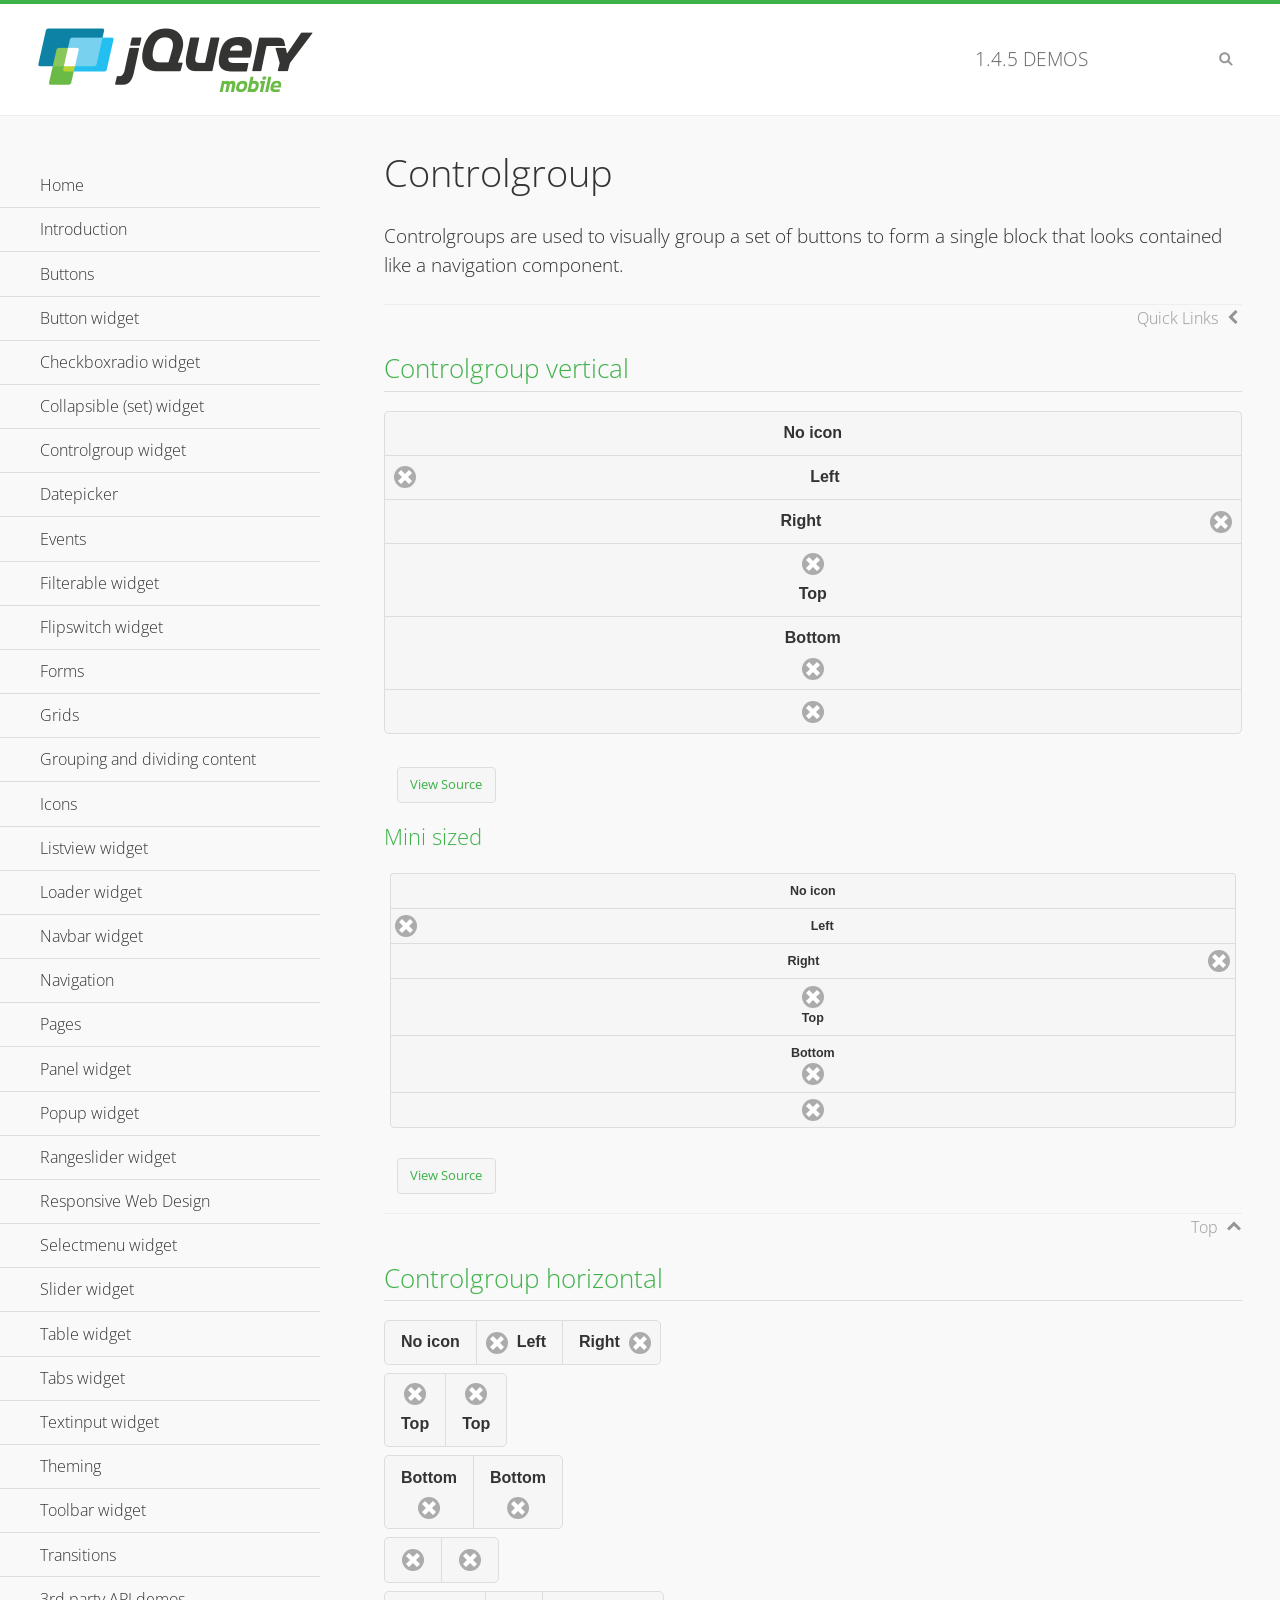
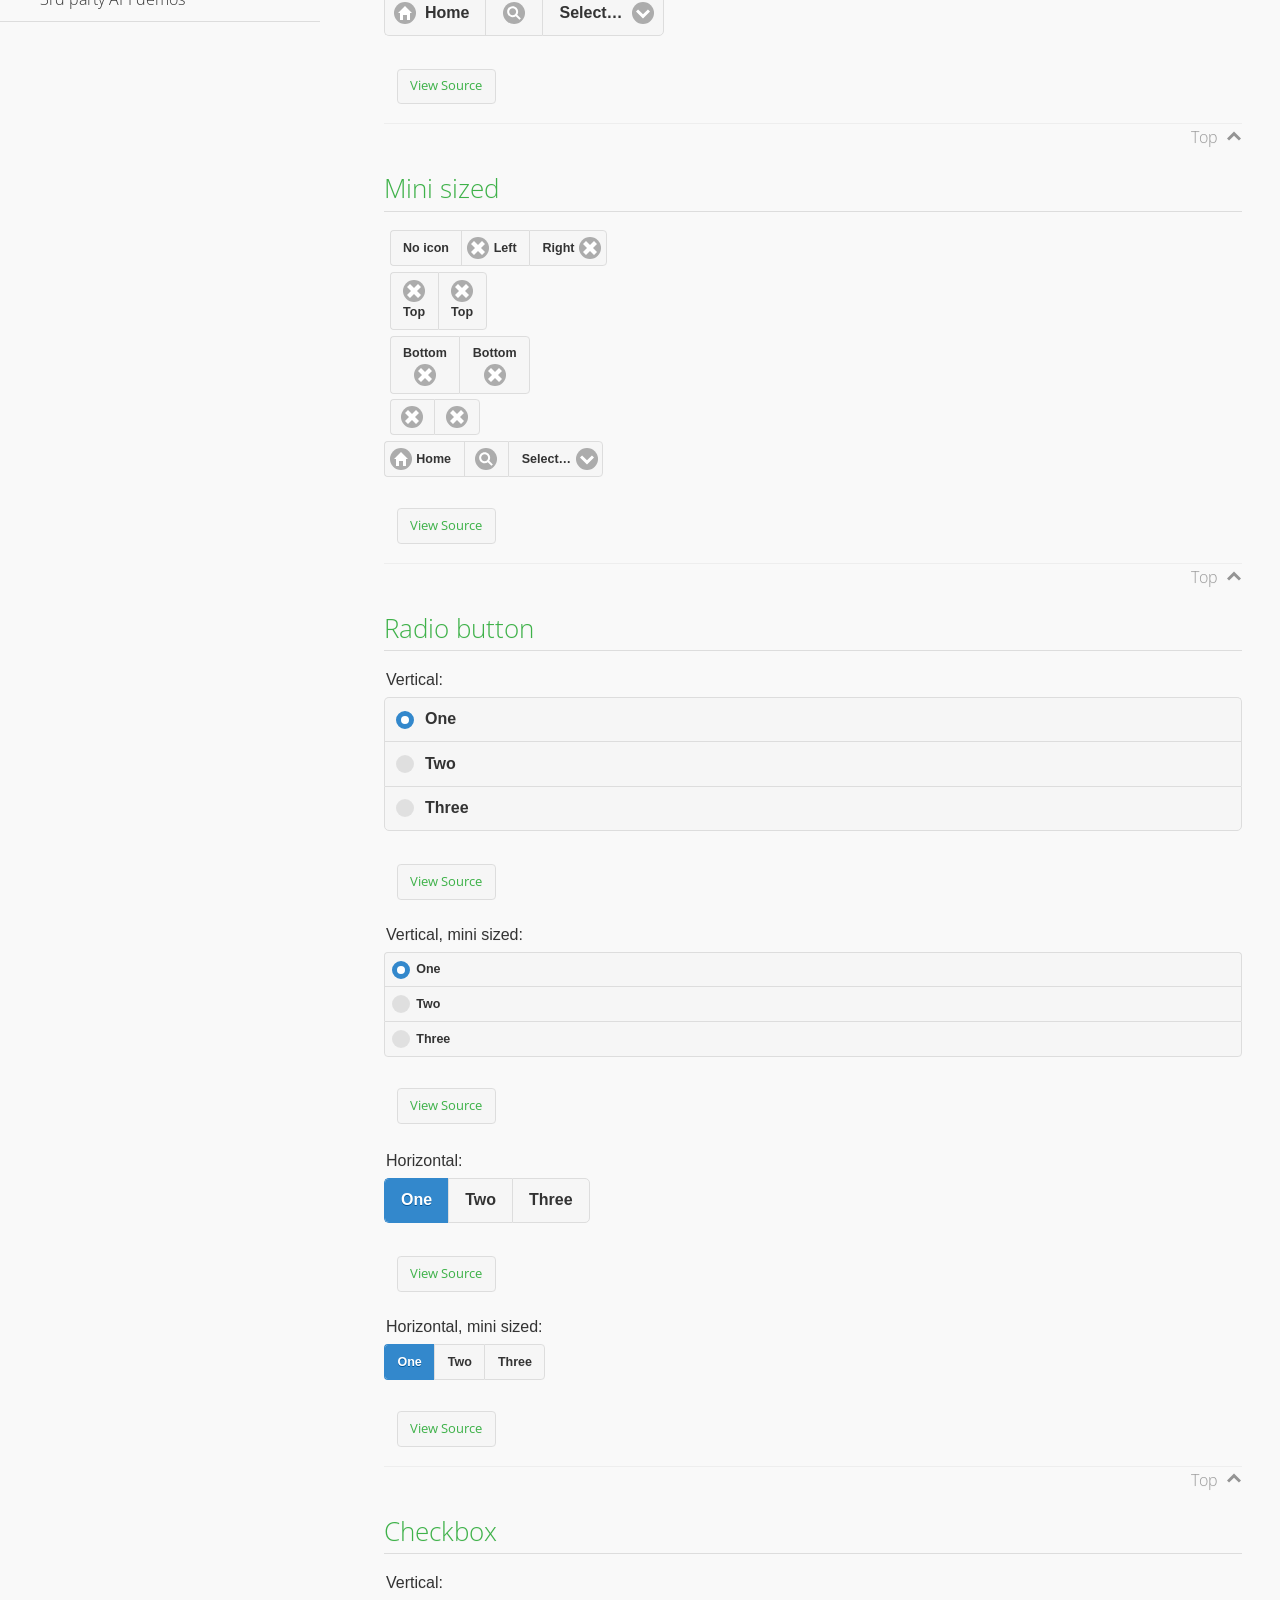
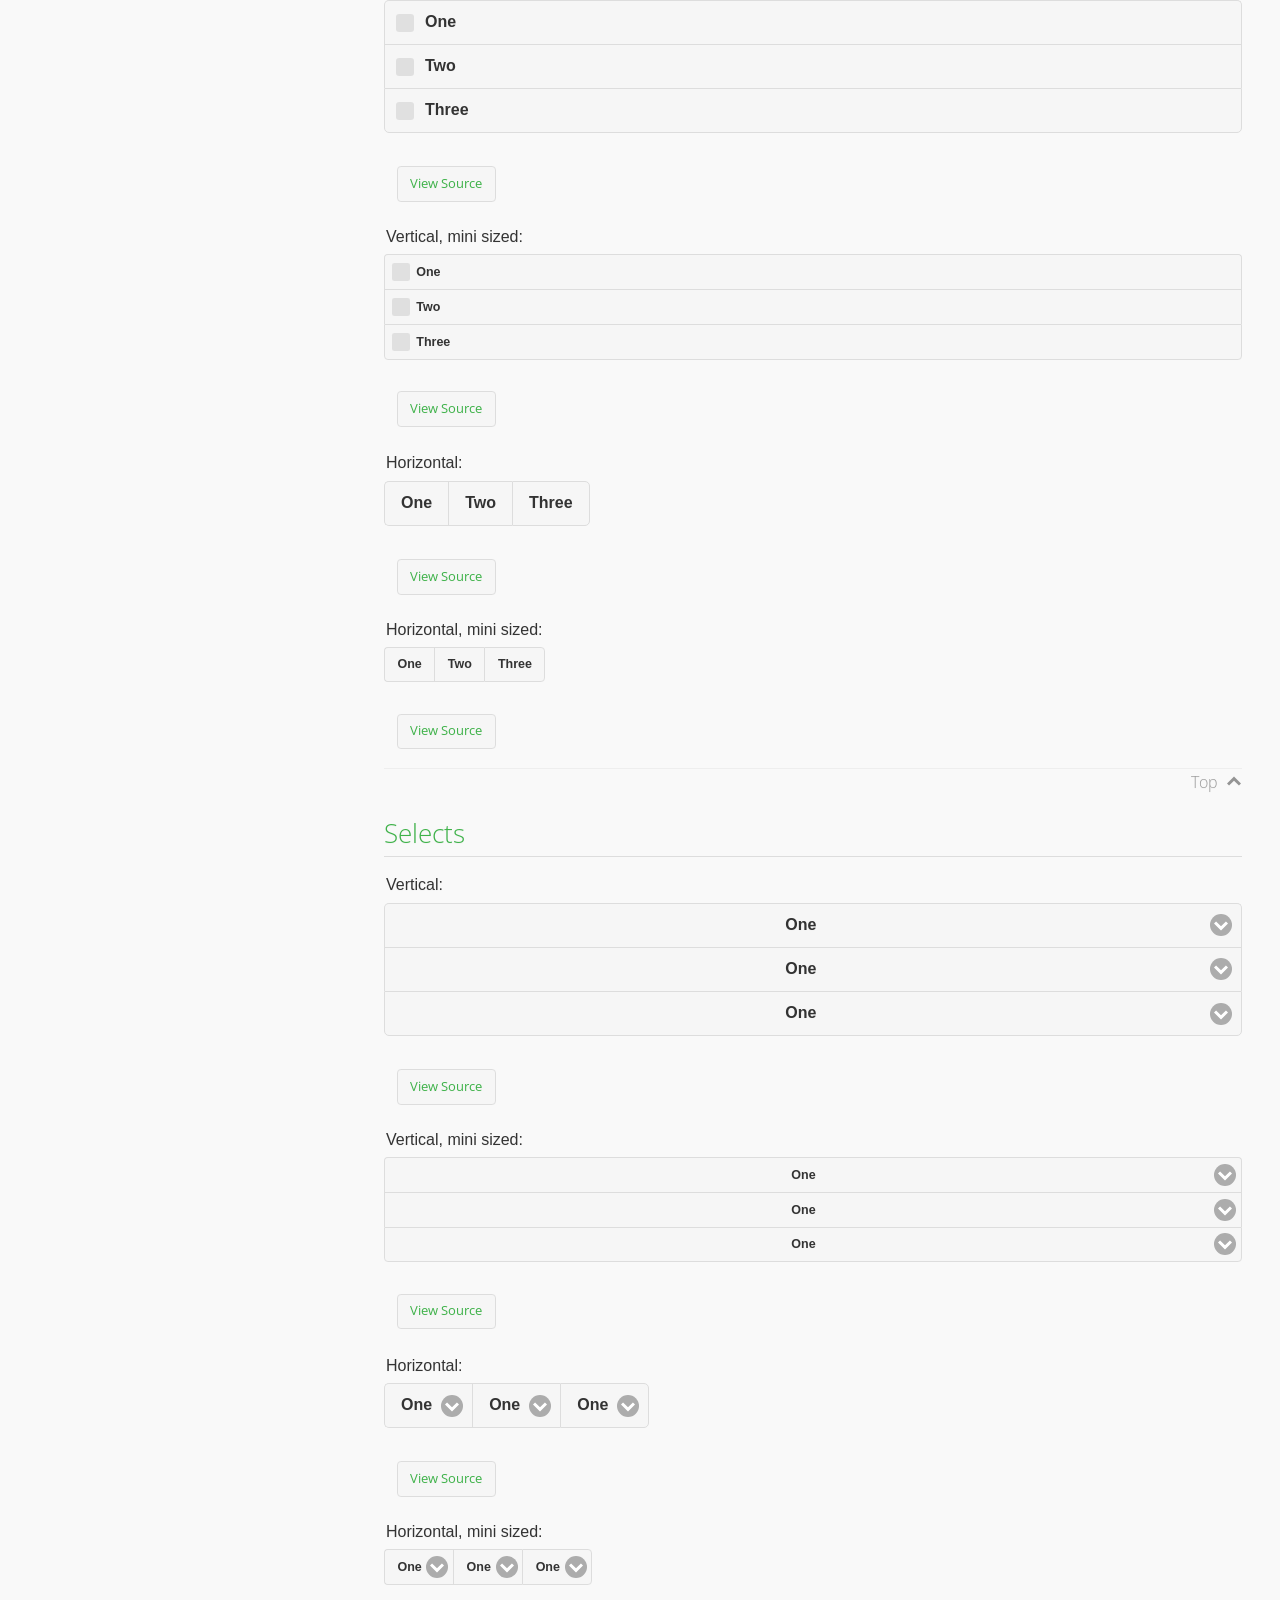
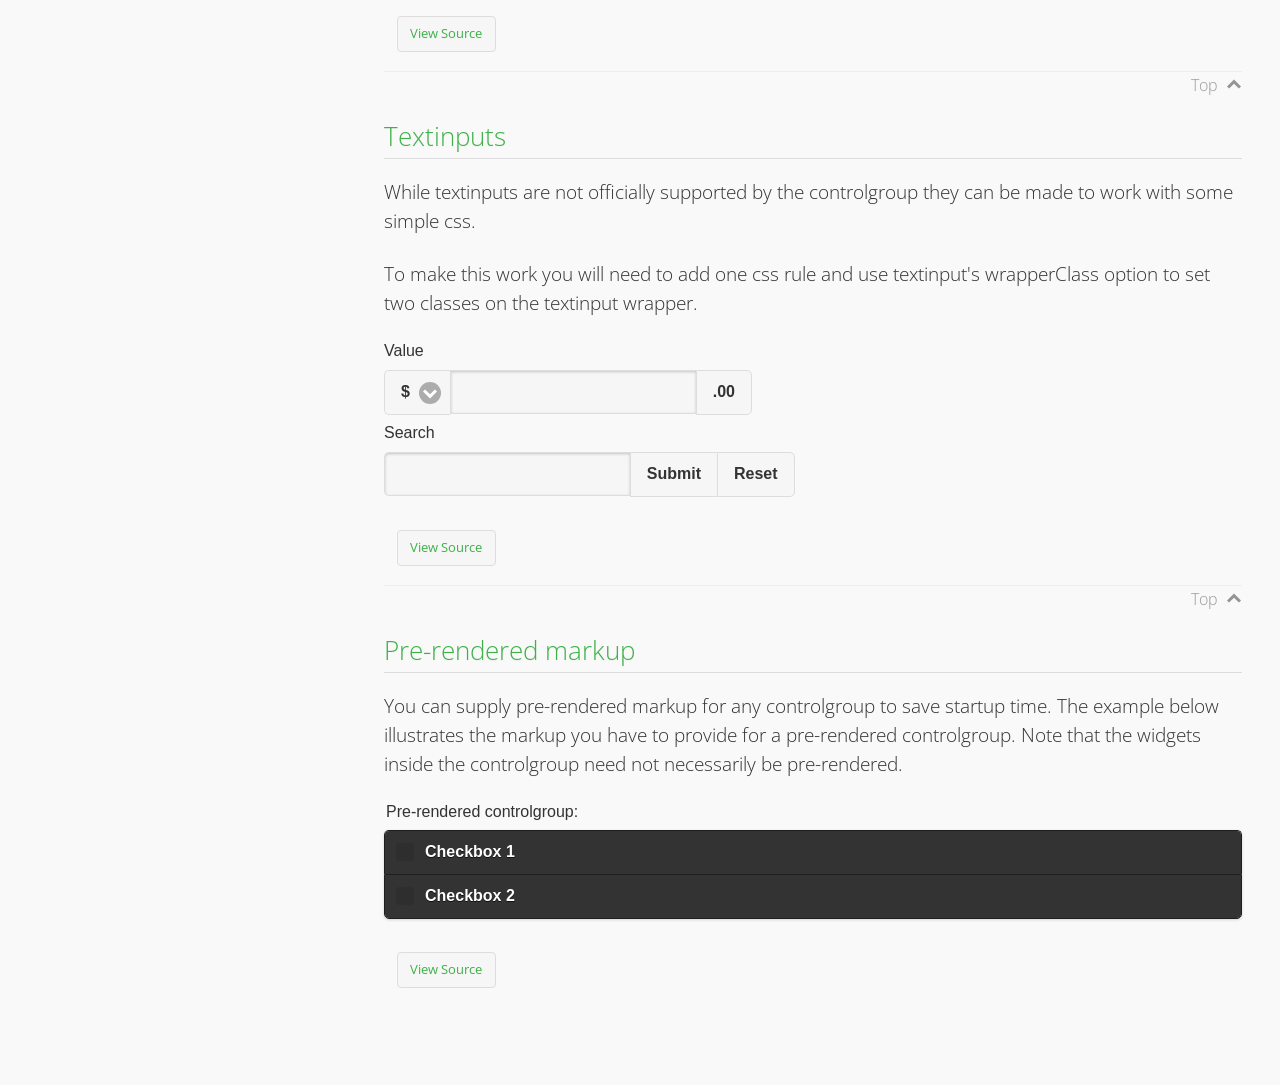
<file: jquery/demos/controlgroup/index.html>
<!DOCTYPE html>
<html>
<head>
	<meta charset="utf-8">
	<meta name="viewport" content="width=device-width, initial-scale=1">
	<title>Controlgroup - jQuery Mobile Demos</title>
	    <link rel="stylesheet" href="../css/themes/default/jquery.mobile-1.4.5.min.css">
	    <link rel="stylesheet" href="../_assets/css/jqm-demos.css">
	    <link rel="shortcut icon" href="../favicon.ico">
	    <link rel="stylesheet" href="http://fonts.googleapis.com/css?family=Open+Sans:300,400,700">
	    <script src="../js/jquery.js"></script>
	    <script src="../_assets/js/index.js"></script>
	    <script src="../js/jquery.mobile-1.4.5.min.js"></script>
	    <style>
	        #demo-borders .ui-collapsible .ui-collapsible-heading .ui-btn { border-top-width: 1px !important; }
	    </style>
	    <style id="textinput-controlgroup">
			.controlgroup-textinput{
				padding-top:.22em;
				padding-bottom:.22em;
			}
	    </style>
	</head>
	<body>
	<div data-role="page" class="jqm-demos" data-quicklinks="true">

	    <div data-role="header" class="jqm-header">
			<h2><a href="../" title="jQuery Mobile Demos home"><img src="../_assets/img/jquery-logo.png" alt="jQuery Mobile"></a></h2>
		<p><span class="jqm-version"></span> Demos</p>
	        <a href="#" class="jqm-navmenu-link ui-btn ui-btn-icon-notext ui-corner-all ui-icon-bars ui-nodisc-icon ui-alt-icon ui-btn-left">Menu</a>
	        <a href="#" class="jqm-search-link ui-btn ui-btn-icon-notext ui-corner-all ui-icon-search ui-nodisc-icon ui-alt-icon ui-btn-right">Search</a>
		    </div><!-- /header -->

	    <div role="main" class="ui-content jqm-content">

        <h1>Controlgroup</h1>

        <p>Controlgroups are used to visually group a set of buttons to form a single block that looks contained like a navigation component.
        </p>

		<h2>Controlgroup vertical</h2>

			<div data-demo-html="true">
				<div data-role="controlgroup">
					<a href="#" class="ui-btn ui-corner-all">No icon</a>
					<a href="#" class="ui-btn ui-corner-all ui-icon-delete ui-btn-icon-left">Left</a>
					<a href="#" class="ui-btn ui-corner-all ui-icon-delete ui-btn-icon-right">Right</a>
					<a href="#" class="ui-btn ui-corner-all ui-icon-delete ui-btn-icon-top">Top</a>
					<a href="#" class="ui-btn ui-corner-all ui-icon-delete ui-btn-icon-bottom">Bottom</a>
					<a href="#" class="ui-btn ui-corner-all ui-icon-delete ui-btn-icon-notext">Icon only</a>
				</div>
			</div><!--/demo-html -->

			<h3>Mini sized</h3>

			<div data-demo-html="true">
				<div data-role="controlgroup" data-mini="true">
					<a href="#" class="ui-btn ui-corner-all">No icon</a>
					<a href="#" class="ui-btn ui-corner-all ui-icon-delete ui-btn-icon-left">Left</a>
					<a href="#" class="ui-btn ui-corner-all ui-icon-delete ui-btn-icon-right">Right</a>
					<a href="#" class="ui-btn ui-corner-all ui-icon-delete ui-btn-icon-top">Top</a>
					<a href="#" class="ui-btn ui-corner-all ui-icon-delete ui-btn-icon-bottom">Bottom</a>
					<a href="#" class="ui-btn ui-corner-all ui-icon-delete ui-btn-icon-notext">Icon only</a>
				</div>
			</div><!--/demo-html -->

		<h2>Controlgroup horizontal</h2>

			<div data-demo-html="true">
				<div data-role="controlgroup" data-type="horizontal">
					<a href="#" class="ui-btn ui-corner-all">No icon</a>
					<a href="#" class="ui-btn ui-corner-all ui-icon-delete ui-btn-icon-left">Left</a>
					<a href="#" class="ui-btn ui-corner-all ui-icon-delete ui-btn-icon-right">Right</a>
				</div>
				<div data-role="controlgroup" data-type="horizontal">
					<a href="#" class="ui-btn ui-corner-all ui-icon-delete ui-btn-icon-top">Top</a>
					<a href="#" class="ui-btn ui-corner-all ui-icon-delete ui-btn-icon-top">Top</a>
				</div>
				<div data-role="controlgroup" data-type="horizontal">
					<a href="#" class="ui-btn ui-corner-all ui-icon-delete ui-btn-icon-bottom">Bottom</a>
					<a href="#" class="ui-btn ui-corner-all ui-icon-delete ui-btn-icon-bottom">Bottom</a>
				</div>
				<div data-role="controlgroup" data-type="horizontal">
					<a href="#" class="ui-btn ui-corner-all ui-icon-delete ui-btn-icon-notext">Icon only</a>
					<a href="#" class="ui-btn ui-corner-all ui-icon-delete ui-btn-icon-notext">Icon only</a>
				</div>
				<form>
					<fieldset data-role="controlgroup" data-type="horizontal">
						<button data-icon="home">Home</button>
						<button data-icon="search" data-iconpos="notext">Search</button>
						<label for="select-more-1a" class="ui-hidden-accessible">More</label>
						<select name="select-more-1a" id="select-more-1a">
							<option value="">Select&hellip;</option>
							<option value="#">One</option>
							<option value="#">Two</option>
							<option value="#">Three</option>
						</select>
					</fieldset>
				</form>
			</div><!--/demo-html -->

		<h2>Mini sized</h2>

			<div data-demo-html="true">
				<div data-role="controlgroup" data-type="horizontal" data-mini="true">
					<a href="#" class="ui-btn ui-corner-all">No icon</a>
					<a href="#" class="ui-btn ui-corner-all ui-icon-delete ui-btn-icon-left">Left</a>
					<a href="#" class="ui-btn ui-corner-all ui-icon-delete ui-btn-icon-right">Right</a>
				</div>
				<div data-role="controlgroup" data-type="horizontal" data-mini="true">
					<a href="#" class="ui-btn ui-corner-all ui-icon-delete ui-btn-icon-top">Top</a>
					<a href="#" class="ui-btn ui-corner-all ui-icon-delete ui-btn-icon-top">Top</a>
				</div>
				<div data-role="controlgroup" data-type="horizontal" data-mini="true">
					<a href="#" class="ui-btn ui-corner-all ui-icon-delete ui-btn-icon-bottom">Bottom</a>
					<a href="#" class="ui-btn ui-corner-all ui-icon-delete ui-btn-icon-bottom">Bottom</a>
				</div>
				<div data-role="controlgroup" data-type="horizontal" data-mini="true">
					<a href="#" class="ui-btn ui-corner-all ui-icon-delete ui-btn-icon-notext">Icon only</a>
					<a href="#" class="ui-btn ui-corner-all ui-icon-delete ui-btn-icon-notext">Icon only</a>
				</div>
				<form>
					<fieldset data-role="controlgroup" data-type="horizontal" data-mini="true">
						<button data-icon="home">Home</button>
						<button data-icon="search" data-iconpos="notext">Search</button>
						<label for="select-more-2a" class="ui-hidden-accessible">More</label>
						<select name="select-more-2a" id="select-more-2a">
							<option value="">Select&hellip;</option>
							<option value="#">One</option>
							<option value="#">Two</option>
							<option value="#">Three</option>
						</select>
					</fieldset>
				</form>
			</div><!--/demo-html -->

			<h2>Radio button</h2>

				<div data-demo-html="true">
					<form>
					<fieldset data-role="controlgroup">
						<legend>Vertical:</legend>
						<input type="radio" name="radio-choice-v-2" id="radio-choice-v-2a" value="on" checked="checked">
						<label for="radio-choice-v-2a">One</label>
						<input type="radio" name="radio-choice-v-2" id="radio-choice-v-2b" value="off">
						<label for="radio-choice-v-2b">Two</label>
						<input type="radio" name="radio-choice-v-2" id="radio-choice-v-2c" value="other">
						<label for="radio-choice-v-2c">Three</label>
					</fieldset>
					</form>
				</div><!--/demo-html -->

				<div data-demo-html="true">
					<form>
					<fieldset data-role="controlgroup" data-mini="true">
						<legend>Vertical, mini sized:</legend>
						<input type="radio" name="radio-choice-v-6" id="radio-choice-v-6a" value="on" checked="checked">
						<label for="radio-choice-v-6a">One</label>
						<input type="radio" name="radio-choice-v-6" id="radio-choice-v-6b" value="off">
						<label for="radio-choice-v-6b">Two</label>
						<input type="radio" name="radio-choice-v-6" id="radio-choice-v-6c" value="other">
						<label for="radio-choice-v-6c">Three</label>
					</fieldset>
					</form>
				</div><!--/demo-html -->

				<div data-demo-html="true">
					<form>
					<fieldset data-role="controlgroup" data-type="horizontal">
						<legend>Horizontal:</legend>
						<input type="radio" name="radio-choice-h-2" id="radio-choice-h-2a" value="on" checked="checked">
						<label for="radio-choice-h-2a">One</label>
						<input type="radio" name="radio-choice-h-2" id="radio-choice-h-2b" value="off">
						<label for="radio-choice-h-2b">Two</label>
						<input type="radio" name="radio-choice-h-2" id="radio-choice-h-2c" value="other">
						<label for="radio-choice-h-2c">Three</label>
					</fieldset>
					</form>
				</div><!--/demo-html -->

				<div data-demo-html="true">
					<form>
					<fieldset data-role="controlgroup" data-type="horizontal" data-mini="true">
						<legend>Horizontal, mini sized:</legend>
						<input type="radio" name="radio-choice-h-6" id="radio-choice-h-6a" value="on" checked="checked">
						<label for="radio-choice-h-6a">One</label>
						<input type="radio" name="radio-choice-h-6" id="radio-choice-h-6b" value="off">
						<label for="radio-choice-h-6b">Two</label>
						<input type="radio" name="radio-choice-h-6" id="radio-choice-h-6c" value="other">
						<label for="radio-choice-h-6c">Three</label>
					</fieldset>
					</form>
				</div><!--/demo-html -->

			<h2>Checkbox</h2>

				<div data-demo-html="true">
					<form>
					<fieldset data-role="controlgroup">
						<legend>Vertical:</legend>
						<input type="checkbox" name="checkbox-v-2a" id="checkbox-v-2a">
						<label for="checkbox-v-2a">One</label>
						<input type="checkbox" name="checkbox-v-2b" id="checkbox-v-2b">
						<label for="checkbox-v-2b">Two</label>
						<input type="checkbox" name="checkbox-v-2c" id="checkbox-v-2c">
						<label for="checkbox-v-2c">Three</label>
					</fieldset>
					</form>
				</div><!--/demo-html -->

				<div data-demo-html="true">
					<form>
					<fieldset data-role="controlgroup" data-mini="true">
						<legend>Vertical, mini sized:</legend>
						<input type="checkbox" name="checkbox-v-6a" id="checkbox-v-6a">
						<label for="checkbox-v-6a">One</label>
						<input type="checkbox" name="checkbox-v-6b" id="checkbox-v-6b">
						<label for="checkbox-v-6b">Two</label>
						<input type="checkbox" name="checkbox-v-6c" id="checkbox-v-6c">
						<label for="checkbox-v-6c">Three</label>
					</fieldset>
					</form>
				</div><!--/demo-html -->

				<div data-demo-html="true">
					<form>
					<fieldset data-role="controlgroup" data-type="horizontal">
						<legend>Horizontal:</legend>
						<input type="checkbox" name="checkbox-h-2a" id="checkbox-h-2a">
						<label for="checkbox-h-2a">One</label>
						<input type="checkbox" name="checkbox-h-2b" id="checkbox-h-2b">
						<label for="checkbox-h-2b">Two</label>
						<input type="checkbox" name="checkbox-h-2c" id="checkbox-h-2c">
						<label for="checkbox-h-2c">Three</label>
					</fieldset>
					</form>
				</div><!--/demo-html -->

				<div data-demo-html="true">
					<form>
					<fieldset data-role="controlgroup" data-type="horizontal" data-mini="true">
						<legend>Horizontal, mini sized:</legend>
						<input type="checkbox" name="checkbox-h-6a" id="checkbox-h-6a">
						<label for="checkbox-h-6a">One</label>
						<input type="checkbox" name="checkbox-h-6b" id="checkbox-h-6b">
						<label for="checkbox-h-6b">Two</label>
						<input type="checkbox" name="checkbox-h-6c" id="checkbox-h-6c">
						<label for="checkbox-h-6c">Three</label>
					</fieldset>
					</form>
				</div><!--/demo-html -->

			<h2>Selects</h2>

				<div data-demo-html="true">
					<form>
					<fieldset data-role="controlgroup">
						<legend>Vertical:</legend>
						<label for="select-v-2a">Select A</label>
						<select name="select-v-2a" id="select-v-2a">
							<option value="#">One</option>
							<option value="#">Two</option>
							<option value="#">Three</option>
						</select>
						<label for="select-v-2b">Select B</label>
						<select name="select-v-2b" id="select-v-2b">
							<option value="#">One</option>
							<option value="#">Two</option>
							<option value="#">Three</option>
						</select>
						<label for="select-v-2c">Select C</label>
						<select name="select-v-2c" id="select-v-2c">
							<option value="#">One</option>
							<option value="#">Two</option>
							<option value="#">Three</option>
						</select>
					</fieldset>
					</form>
				</div><!--/demo-html -->

				<div data-demo-html="true">
					<form>
					<fieldset data-role="controlgroup" data-mini="true">
						<legend>Vertical, mini sized:</legend>
						<label for="select-v-6a">Select A</label>
						<select name="select-v-6a" id="select-v-6a">
							<option value="#">One</option>
							<option value="#">Two</option>
							<option value="#">Three</option>
						</select>
						<label for="select-v-6b">Select B</label>
						<select name="select-v-6b" id="select-v-6b">
							<option value="#">One</option>
							<option value="#">Two</option>
							<option value="#">Three</option>
						</select>
						<label for="select-v-6c">Select C</label>
						<select name="select-v-6c" id="select-v-6c">
							<option value="#">One</option>
							<option value="#">Two</option>
							<option value="#">Three</option>
						</select>
					</fieldset>
					</form>
				</div><!--/demo-html -->

				<div data-demo-html="true">
					<form>
					<fieldset data-role="controlgroup" data-type="horizontal">
						<legend>Horizontal:</legend>
						<label for="select-h-2a">Select A</label>
						<select name="select-h-2a" id="select-h-2a">
							<option value="#">One</option>
							<option value="#">Two</option>
							<option value="#">Three</option>
						</select>
						<label for="select-h-2b">Select B</label>
						<select name="select-h-2b" id="select-h-2b">
							<option value="#">One</option>
							<option value="#">Two</option>
							<option value="#">Three</option>
						</select>
						<label for="select-h-2c">Select C</label>
						<select name="select-h-2c" id="select-h-2c">
							<option value="#">One</option>
							<option value="#">Two</option>
							<option value="#">Three</option>
						</select>
					</fieldset>
					</form>
				</div><!--/demo-html -->

				<div data-demo-html="true">
					<form>
					<fieldset data-role="controlgroup" data-type="horizontal" data-mini="true">
						<legend>Horizontal, mini sized:</legend>
						<label for="select-h-6a">Select A</label>
						<select name="select-h-6a" id="select-h-6a">
							<option value="#">One</option>
							<option value="#">Two</option>
							<option value="#">Three</option>
						</select>
						<label for="select-h-6b">Select B</label>
						<select name="select-h-6b" id="select-h-6b">
							<option value="#">One</option>
							<option value="#">Two</option>
							<option value="#">Three</option>
						</select>
						<label for="select-h-6c">Select C</label>
						<select name="select-h-6c" id="select-h-6c">
							<option value="#">One</option>
							<option value="#">Two</option>
							<option value="#">Three</option>
						</select>
					</fieldset>
					</form>
				</div><!--/demo-html -->

				<h2>Textinputs</h2>
				<p>While textinputs are not officially supported by the controlgroup they can be made to work with some simple css.</p>
				<p>To make this work you will need to add one css rule and use textinput's wrapperClass option to set two classes on the textinput wrapper.</p>
				<div data-demo-html="true" data-demo-css="#textinput-controlgroup">
					<label for="currency-controlgroup">Value</label>
					<div data-role="controlgroup" data-type="horizontal">
						<select>
							<option>$</option>
							<option>€</option>
							<option>£</option>
							<option>¥</option>
							<option>₩</option>
							<option>₹</option>
						</select>
						<input id="currency-controlgroup" type="text" data-wrapper-class="controlgroup-textinput ui-btn">
						<button>.00</button>
					</div>
					<label for="search-control-group">Search</label>
					<div data-role="controlgroup" data-type="horizontal">
						<input type="text" id="search-control-group" data-wrapper-class="controlgroup-textinput ui-btn">
						<button>Submit</button>
						<button>Reset</button>
					</div>
				</div>

		<h2>Pre-rendered markup</h2>
		<p>You can supply pre-rendered markup for any controlgroup to save startup time. The example below illustrates the markup you have to provide for a pre-rendered controlgroup. Note that the widgets inside the controlgroup need not necessarily be pre-rendered.</p>
		<div data-demo-html="true">
			<div data-role="controlgroup" data-enhanced="true" class="ui-controlgroup ui-controlgroup-vertical ui-group-theme-b ui-corner-all">
				<div role="heading" class="ui-controlgroup-label">
					<legend>Pre-rendered controlgroup:</legend>
				</div>
				<div class="ui-controlgroup-controls ui-shadow">
					<label for="pre-rendered-cb-1" class="ui-first-child">Checkbox 1</label>
					<input type="checkbox" id="pre-rendered-cb-1" name="pre-rendered-cb-1" value="1">
					<label for="pre-rendered-cb-2" class="ui-last-child">Checkbox 2</label>
					<input type="checkbox" id="pre-rendered-cb-2" name="pre-rendered-cb-2" value="2">
				</div>
			</div>
		</div>

	</div><!-- /content -->
	    <div data-role="panel" class="jqm-navmenu-panel" data-position="left" data-display="overlay" data-theme="a">
	    	<ul class="jqm-list ui-alt-icon ui-nodisc-icon">
<li data-filtertext="demos homepage" data-icon="home"><a href=".././">Home</a></li>
<li data-filtertext="introduction overview getting started"><a href="../intro/" data-ajax="false">Introduction</a></li>
<li data-filtertext="buttons button markup buttonmarkup method anchor link button element"><a href="../button-markup/" data-ajax="false">Buttons</a></li>
<li data-filtertext="form button widget input button submit reset"><a href="../button/" data-ajax="false">Button widget</a></li>
<li data-role="collapsible" data-enhanced="true" data-collapsed-icon="carat-d" data-expanded-icon="carat-u" data-iconpos="right" data-inset="false" class="ui-collapsible ui-collapsible-themed-content ui-collapsible-collapsed">
	<h3 class="ui-collapsible-heading ui-collapsible-heading-collapsed">
		<a href="#" class="ui-collapsible-heading-toggle ui-btn ui-btn-icon-right ui-btn-inherit ui-icon-carat-d">
		    Checkboxradio widget<span class="ui-collapsible-heading-status"> click to expand contents</span>
		</a>
	</h3>
	<div class="ui-collapsible-content ui-body-inherit ui-collapsible-content-collapsed" aria-hidden="true">
		<ul>
			<li data-filtertext="form checkboxradio widget checkbox input checkboxes controlgroups"><a href="../checkboxradio-checkbox/" data-ajax="false">Checkboxes</a></li>
			<li data-filtertext="form checkboxradio widget radio input radio buttons controlgroups"><a href="../checkboxradio-radio/" data-ajax="false">Radio buttons</a></li>
		</ul>
	</div>
</li>
<li data-role="collapsible" data-enhanced="true" data-collapsed-icon="carat-d" data-expanded-icon="carat-u" data-iconpos="right" data-inset="false" class="ui-collapsible ui-collapsible-themed-content ui-collapsible-collapsed">
	<h3 class="ui-collapsible-heading ui-collapsible-heading-collapsed">
		<a href="#" class="ui-collapsible-heading-toggle ui-btn ui-btn-icon-right ui-btn-inherit ui-icon-carat-d">
			Collapsible (set) widget<span class="ui-collapsible-heading-status"> click to expand contents</span>
		</a>
	</h3>
	<div class="ui-collapsible-content ui-body-inherit ui-collapsible-content-collapsed" aria-hidden="true">
		<ul>
			<li data-filtertext="collapsibles content formatting"><a href="../collapsible/" data-ajax="false">Collapsible</a></li>
			<li data-filtertext="dynamic collapsible set accordion append expand"><a href="../collapsible-dynamic/" data-ajax="false">Dynamic collapsibles</a></li>
			<li data-filtertext="accordions collapsible set widget content formatting grouped collapsibles"><a href="../collapsibleset/" data-ajax="false">Collapsible set</a></li>
		</ul>
	</div>
</li>
<li data-role="collapsible" data-enhanced="true" data-collapsed-icon="carat-d" data-expanded-icon="carat-u" data-iconpos="right" data-inset="false" class="ui-collapsible ui-collapsible-themed-content ui-collapsible-collapsed">
	<h3 class="ui-collapsible-heading ui-collapsible-heading-collapsed">
		<a href="#" class="ui-collapsible-heading-toggle ui-btn ui-btn-icon-right ui-btn-inherit ui-icon-carat-d">
			Controlgroup widget<span class="ui-collapsible-heading-status"> click to expand contents</span>
		</a>
	</h3>
	<div class="ui-collapsible-content ui-body-inherit ui-collapsible-content-collapsed" aria-hidden="true">
		<ul>
			<li data-filtertext="controlgroups selectmenu checkboxradio input grouped buttons horizontal vertical"><a href="../controlgroup/" data-ajax="false">Controlgroup</a></li>
			<li data-filtertext="dynamic controlgroup dynamically add buttons"><a href="../controlgroup-dynamic/" data-ajax="false">Dynamic controlgroups</a></li>
		</ul>
	</div>
</li>
<li data-filtertext="form datepicker widget date input"><a href="../datepicker/" data-ajax="false">Datepicker</a></li>
<li data-role="collapsible" data-enhanced="true" data-collapsed-icon="carat-d" data-expanded-icon="carat-u" data-iconpos="right" data-inset="false" class="ui-collapsible ui-collapsible-themed-content ui-collapsible-collapsed">
	<h3 class="ui-collapsible-heading ui-collapsible-heading-collapsed">
		<a href="#" class="ui-collapsible-heading-toggle ui-btn ui-btn-icon-right ui-btn-inherit ui-icon-carat-d">
			Events<span class="ui-collapsible-heading-status"> click to expand contents</span>
		</a>
	</h3>
	<div class="ui-collapsible-content ui-body-inherit ui-collapsible-content-collapsed" aria-hidden="true">
		<ul>
			<li data-filtertext="swipe to delete list items listviews swipe events"><a href="../swipe-list/" data-ajax="false">Swipe list items</a></li>
			<li data-filtertext="swipe to navigate swipe page navigation swipe events"><a href="../swipe-page/" data-ajax="false">Swipe page navigation</a></li>
		</ul>
	</div>
</li>
<li data-filtertext="filterable filter elements sorting searching listview table"><a href="../filterable/" data-ajax="false">Filterable widget</a></li>
<li data-filtertext="form flipswitch widget flip toggle switch binary select checkbox input"><a href="../flipswitch/" data-ajax="false">Flipswitch widget</a></li>
<li data-role="collapsible" data-enhanced="true" data-collapsed-icon="carat-d" data-expanded-icon="carat-u" data-iconpos="right" data-inset="false" class="ui-collapsible ui-collapsible-themed-content ui-collapsible-collapsed">
	<h3 class="ui-collapsible-heading ui-collapsible-heading-collapsed">
		<a href="#" class="ui-collapsible-heading-toggle ui-btn ui-btn-icon-right ui-btn-inherit ui-icon-carat-d">
			Forms<span class="ui-collapsible-heading-status"> click to expand contents</span>
		</a>
	</h3>
	<div class="ui-collapsible-content ui-body-inherit ui-collapsible-content-collapsed" aria-hidden="true">
		<ul>
			<li data-filtertext="forms text checkbox radio range button submit reset inputs selects textarea slider flipswitch label form elements"><a href="../forms/" data-ajax="false">Forms</a></li>
			<li data-filtertext="form hide labels hidden accessible ui-hidden-accessible forms"><a href="../forms-label-hidden-accessible/" data-ajax="false">Hide labels</a></li>
			<li data-filtertext="form field containers fieldcontain ui-field-contain forms"><a href="../forms-field-contain/" data-ajax="false">Field containers</a></li>
			<li data-filtertext="forms disabled form elements"><a href="../forms-disabled/" data-ajax="false">Forms disabled</a></li>
			<li data-filtertext="forms gallery examples overview forms text checkbox radio range button submit reset inputs selects textarea slider flipswitch label form elements"><a href="../forms-gallery/" data-ajax="false">Forms gallery</a></li>
		</ul>
	</div>
</li>
<li data-role="collapsible" data-enhanced="true" data-collapsed-icon="carat-d" data-expanded-icon="carat-u" data-iconpos="right" data-inset="false" class="ui-collapsible ui-collapsible-themed-content ui-collapsible-collapsed">
	<h3 class="ui-collapsible-heading ui-collapsible-heading-collapsed">
		<a href="#" class="ui-collapsible-heading-toggle ui-btn ui-btn-icon-right ui-btn-inherit ui-icon-carat-d">
			Grids<span class="ui-collapsible-heading-status"> click to expand contents</span>
		</a>
	</h3>
	<div class="ui-collapsible-content ui-body-inherit ui-collapsible-content-collapsed" aria-hidden="true">
		<ul>
			<li data-filtertext="grids columns blocks content formatting rwd responsive css framework"><a href="../grids/" data-ajax="false">Grids</a></li>
			<li data-filtertext="buttons in grids css framework"><a href="../grids-buttons/" data-ajax="false">Buttons in grids</a></li>
			<li data-filtertext="custom responsive grids rwd css framework"><a href="../grids-custom-responsive/" data-ajax="false">Custom responsive grids</a></li>
		</ul>
	</div>
</li>
<li data-filtertext="blocks content formatting sections heading"><a href="../body-bar-classes/" data-ajax="false">Grouping and dividing content</a></li>
<li data-role="collapsible" data-enhanced="true" data-collapsed-icon="carat-d" data-expanded-icon="carat-u" data-iconpos="right" data-inset="false" class="ui-collapsible ui-collapsible-themed-content ui-collapsible-collapsed">
	<h3 class="ui-collapsible-heading ui-collapsible-heading-collapsed">
		<a href="#" class="ui-collapsible-heading-toggle ui-btn ui-btn-icon-right ui-btn-inherit ui-icon-carat-d">
			Icons<span class="ui-collapsible-heading-status"> click to expand contents</span>
		</a>
	</h3>
	<div class="ui-collapsible-content ui-body-inherit ui-collapsible-content-collapsed" aria-hidden="true">
		<ul>
			<li data-filtertext="button icons svg disc alt custom icon position"><a href="../icons/" data-ajax="false">Icons</a></li>
			<li data-filtertext=""><a href="../icons-grunticon/" data-ajax="false">Grunticon loader</a></li>
		</ul>
	</div>
</li>
<li data-role="collapsible" data-enhanced="true" data-collapsed-icon="carat-d" data-expanded-icon="carat-u" data-iconpos="right" data-inset="false" class="ui-collapsible ui-collapsible-themed-content ui-collapsible-collapsed">
	<h3 class="ui-collapsible-heading ui-collapsible-heading-collapsed">
		<a href="#" class="ui-collapsible-heading-toggle ui-btn ui-btn-icon-right ui-btn-inherit ui-icon-carat-d">
			Listview widget<span class="ui-collapsible-heading-status"> click to expand contents</span>
		</a>
	</h3>
	<div class="ui-collapsible-content ui-body-inherit ui-collapsible-content-collapsed" aria-hidden="true">
		<ul>
			<li data-filtertext="listview widget thumbnails icons nested split button collapsible ul ol"><a href="../listview/" data-ajax="false">Listview</a></li>
			<li data-filtertext="autocomplete filterable reveal listview filtertextbeforefilter placeholder"><a href="../listview-autocomplete/" data-ajax="false">Listview autocomplete</a></li>
			<li data-filtertext="autocomplete filterable reveal listview remote data filtertextbeforefilter placeholder"><a href="../listview-autocomplete-remote/" data-ajax="false">Listview autocomplete remote data</a></li>
			<li data-filtertext="autodividers anchor jump scroll linkbars listview lists ul ol"><a href="../listview-autodividers-linkbar/" data-ajax="false">Listview autodividers linkbar</a></li>
			<li data-filtertext="listview autodividers selector autodividersselector lists ul ol"><a href="../listview-autodividers-selector/" data-ajax="false">Listview autodividers selector</a></li>
			<li data-filtertext="listview nested list items"><a href="../listview-nested-lists/" data-ajax="false">Nested Listviews</a></li>
			<li data-filtertext="listview collapsible list items flat"><a href="../listview-collapsible-item-flat/" data-ajax="false">Listview collapsible list items (flat)</a></li>
			<li data-filtertext="listview collapsible list indented"><a href="../listview-collapsible-item-indented/" data-ajax="false">Listview collapsible list items (indented)</a></li>
			<li data-filtertext="grid listview responsive grids responsive listviews lists ul"><a href="../listview-grid/" data-ajax="false">Listview responsive grid</a></li>
		</ul>
	</div>
</li>
<li data-filtertext="loader widget page loading navigation overlay spinner"><a href="../loader/" data-ajax="false">Loader widget</a></li>
<li data-filtertext="navbar widget navmenu toolbars header footer"><a href="../navbar/" data-ajax="false">Navbar widget</a></li>
<li data-role="collapsible" data-enhanced="true" data-collapsed-icon="carat-d" data-expanded-icon="carat-u" data-iconpos="right" data-inset="false" class="ui-collapsible ui-collapsible-themed-content ui-collapsible-collapsed">
	<h3 class="ui-collapsible-heading ui-collapsible-heading-collapsed">
		<a href="#" class="ui-collapsible-heading-toggle ui-btn ui-btn-icon-right ui-btn-inherit ui-icon-carat-d">
			Navigation<span class="ui-collapsible-heading-status"> click to expand contents</span>
		</a>
	</h3>
	<div class="ui-collapsible-content ui-body-inherit ui-collapsible-content-collapsed" aria-hidden="true">
		<ul>
			<li data-filtertext="ajax navigation navigate widget history event method"><a href="../navigation/" data-ajax="false">Navigation</a></li>
			<li data-filtertext="linking pages page links navigation ajax prefetch cache"><a href="../navigation-linking-pages/" data-ajax="false">Linking pages</a></li>
			<!-- <li data-filtertext="php redirect server redirection server-side navigation"><a href="../navigation-php-redirect/" data-ajax="false">PHP redirect demo</a></li>-->
			<li data-filtertext="navigation redirection hash query"><a href="../navigation-hash-processing/" data-ajax="false">Hash processing demo</a></li>
			<li data-filtertext="navigation redirection hash query"><a href="../page-events/" data-ajax="false">Page Navigation Events</a></li>
		</ul>
	</div>
</li>
<li data-role="collapsible" data-enhanced="true" data-collapsed-icon="carat-d" data-expanded-icon="carat-u" data-iconpos="right" data-inset="false" class="ui-collapsible ui-collapsible-themed-content ui-collapsible-collapsed">
	<h3 class="ui-collapsible-heading ui-collapsible-heading-collapsed">
		<a href="#" class="ui-collapsible-heading-toggle ui-btn ui-btn-icon-right ui-btn-inherit ui-icon-carat-d">
			Pages<span class="ui-collapsible-heading-status"> click to expand contents</span>
		</a>
	</h3>
	<div class="ui-collapsible-content ui-body-inherit ui-collapsible-content-collapsed" aria-hidden="true">
		<ul>
			<li data-filtertext="pages page widget ajax navigation"><a href="../pages/" data-ajax="false">Pages</a></li>
			<li data-filtertext="single page"><a href="../pages-single-page/" data-ajax="false">Single page</a></li>
			<li data-filtertext="multipage multi-page page"><a href="../pages-multi-page/" data-ajax="false">Multi-page template</a></li>
			<li data-filtertext="dialog page widget modal popup"><a href="../pages-dialog/" data-ajax="false">Dialog page</a></li>
		</ul>
	</div>
</li>
<li data-role="collapsible" data-enhanced="true" data-collapsed-icon="carat-d" data-expanded-icon="carat-u" data-iconpos="right" data-inset="false" class="ui-collapsible ui-collapsible-themed-content ui-collapsible-collapsed">
	<h3 class="ui-collapsible-heading ui-collapsible-heading-collapsed">
		<a href="#" class="ui-collapsible-heading-toggle ui-btn ui-btn-icon-right ui-btn-inherit ui-icon-carat-d">
			Panel widget<span class="ui-collapsible-heading-status"> click to expand contents</span>
		</a>
	</h3>
	<div class="ui-collapsible-content ui-body-inherit ui-collapsible-content-collapsed" aria-hidden="true">
		<ul>
			<li data-filtertext="panel widget sliding panels reveal push overlay responsive"><a href="../panel/" data-ajax="false">Panel</a></li>
			<li data-filtertext=""><a href="../panel-external/" data-ajax="false">External panels</a></li>
			<li data-filtertext="panel "><a href="../panel-fixed/" data-ajax="false">Fixed panels</a></li>
			<li data-filtertext="panel slide panels sliding panels shadow rwd responsive breakpoint"><a href="../panel-responsive/" data-ajax="false">Panels responsive</a></li>
			<li data-filtertext="panel custom style custom panel width reveal shadow listview panel styling page background wrapper"><a href="../panel-styling/" data-ajax="false">Custom panel style</a></li>
			<li data-filtertext="panel open on swipe"><a href="../panel-swipe-open/" data-ajax="false">Panel open on swipe</a></li>
			<li data-filtertext="panels outside page internal external toolbars"><a href="../panel-external-internal/" data-ajax="false">Panel external and internal</a></li>
		</ul>
	</div>
</li>
<li data-role="collapsible" data-enhanced="true" data-collapsed-icon="carat-d" data-expanded-icon="carat-u" data-iconpos="right" data-inset="false" class="ui-collapsible ui-collapsible-themed-content ui-collapsible-collapsed">
	<h3 class="ui-collapsible-heading ui-collapsible-heading-collapsed">
		<a href="#" class="ui-collapsible-heading-toggle ui-btn ui-btn-icon-right ui-btn-inherit ui-icon-carat-d">
			Popup widget<span class="ui-collapsible-heading-status"> click to expand contents</span>
		</a>
	</h3>
	<div class="ui-collapsible-content ui-body-inherit ui-collapsible-content-collapsed" aria-hidden="true">
		<ul>
			<li data-filtertext="popup widget popups dialog modal transition tooltip lightbox form overlay screen flip pop fade transition"><a href="../popup/" data-ajax="false">Popup</a></li>
			<li data-filtertext="popup alignment position"><a href="../popup-alignment/" data-ajax="false">Popup alignment</a></li>
			<li data-filtertext="popup arrow size popups popover"><a href="../popup-arrow-size/" data-ajax="false">Popup arrow size</a></li>
			<li data-filtertext="dynamic popups popup images lightbox"><a href="../popup-dynamic/" data-ajax="false">Dynamic popups</a></li>
			<li data-filtertext="popups with iframes scaling"><a href="../popup-iframe/" data-ajax="false">Popups with iframes</a></li>
			<li data-filtertext="popup image scaling"><a href="../popup-image-scaling/" data-ajax="false">Popup image scaling</a></li>
			<li data-filtertext="external popup outside multi-page"><a href="../popup-outside-multipage/" data-ajax="false">Popup outside multi-page</a></li>
		</ul>
	</div>
</li>
<li data-filtertext="form rangeslider widget dual sliders dual handle sliders range input"><a href="../rangeslider/" data-ajax="false">Rangeslider widget</a></li>
<li data-filtertext="responsive web design rwd adaptive progressive enhancement PE accessible mobile breakpoints media query media queries"><a href="../rwd/" data-ajax="false">Responsive Web Design</a></li>
<li data-role="collapsible" data-enhanced="true" data-collapsed-icon="carat-d" data-expanded-icon="carat-u" data-iconpos="right" data-inset="false" class="ui-collapsible ui-collapsible-themed-content ui-collapsible-collapsed">
	<h3 class="ui-collapsible-heading ui-collapsible-heading-collapsed">
		<a href="#" class="ui-collapsible-heading-toggle ui-btn ui-btn-icon-right ui-btn-inherit ui-icon-carat-d">
			Selectmenu widget<span class="ui-collapsible-heading-status"> click to expand contents</span>
		</a>
	</h3>
	<div class="ui-collapsible-content ui-body-inherit ui-collapsible-content-collapsed" aria-hidden="true">
		<ul>
			<li data-filtertext="form selectmenu widget select input custom select menu selects"><a href="../selectmenu/" data-ajax="false">Selectmenu</a></li>
			<li data-filtertext="form custom select menu selectmenu widget custom menu option optgroup multiple selects"><a href="../selectmenu-custom/" data-ajax="false">Custom select menu</a></li>
			<li data-filtertext="filterable select filter popup dialog"><a href="../selectmenu-custom-filter/" data-ajax="false">Custom select menu with filter</a></li>
		</ul>
	</div>
</li>
<li data-role="collapsible" data-enhanced="true" data-collapsed-icon="carat-d" data-expanded-icon="carat-u" data-iconpos="right" data-inset="false" class="ui-collapsible ui-collapsible-themed-content ui-collapsible-collapsed">
	<h3 class="ui-collapsible-heading ui-collapsible-heading-collapsed">
		<a href="#" class="ui-collapsible-heading-toggle ui-btn ui-btn-icon-right ui-btn-inherit ui-icon-carat-d">
			Slider widget<span class="ui-collapsible-heading-status"> click to expand contents</span>
		</a>
	</h3>
	<div class="ui-collapsible-content ui-body-inherit ui-collapsible-content-collapsed" aria-hidden="true">
		<ul>
			<li data-filtertext="form slider widget range input single sliders"><a href="../slider/" data-ajax="false">Slider</a></li>
			<li data-filtertext="form slider widget flipswitch slider binary select flip toggle switch"><a href="../slider-flipswitch/" data-ajax="false">Slider flip toggle switch</a></li>
			<li data-filtertext="form slider tooltip handle value input range sliders"><a href="../slider-tooltip/" data-ajax="false">Slider tooltip</a></li>
		</ul>
	</div>
</li>
<li data-role="collapsible" data-enhanced="true" data-collapsed-icon="carat-d" data-expanded-icon="carat-u" data-iconpos="right" data-inset="false" class="ui-collapsible ui-collapsible-themed-content ui-collapsible-collapsed">
	<h3 class="ui-collapsible-heading ui-collapsible-heading-collapsed">
		<a href="#" class="ui-collapsible-heading-toggle ui-btn ui-btn-icon-right ui-btn-inherit ui-icon-carat-d">
			Table widget<span class="ui-collapsible-heading-status"> click to expand contents</span>
		</a>
	</h3>
	<div class="ui-collapsible-content ui-body-inherit ui-collapsible-content-collapsed" aria-hidden="true">
		<ul>
			<li data-filtertext="table widget reflow column toggle th td responsive tables rwd hide show tabular"><a href="../table-column-toggle/" data-ajax="false">Table Column Toggle</a></li>
			<li data-filtertext="table column toggle phone comparison demo"><a href="../table-column-toggle-example/" data-ajax="false">Table Column Toggle demo</a></li>
			<li data-filtertext="responsive tables table column toggle heading groups rwd breakpoint"><a href="../table-column-toggle-heading-groups/" data-ajax="false">Table Column Toggle heading groups</a></li>
			<li data-filtertext="responsive tables table column toggle hide rwd breakpoint customization options"><a href="../table-column-toggle-options/" data-ajax="false">Table Column Toggle options</a></li>
			<li data-filtertext="table reflow th td responsive rwd columns tabular"><a href="../table-reflow/" data-ajax="false">Table Reflow</a></li>
			<li data-filtertext="responsive tables table reflow heading groups rwd breakpoint"><a href="../table-reflow-heading-groups/" data-ajax="false">Table Reflow heading groups</a></li>
			<li data-filtertext="responsive tables table reflow stripes strokes table style"><a href="../table-reflow-stripes-strokes/" data-ajax="false">Table Reflow stripes and strokes</a></li>
			<li data-filtertext="responsive tables table reflow stack custom styles"><a href="../table-reflow-styling/" data-ajax="false">Table Reflow custom styles</a></li>
		</ul>
	</div>
</li>
<li data-filtertext="ui tabs widget"><a href="../tabs/" data-ajax="false">Tabs widget</a></li>
<li data-filtertext="form textinput widget text input textarea number date time tel email file color password"><a href="../textinput/" data-ajax="false">Textinput widget</a></li>
<li data-role="collapsible" data-enhanced="true" data-collapsed-icon="carat-d" data-expanded-icon="carat-u" data-iconpos="right" data-inset="false" class="ui-collapsible ui-collapsible-themed-content ui-collapsible-collapsed">
	<h3 class="ui-collapsible-heading ui-collapsible-heading-collapsed">
		<a href="#" class="ui-collapsible-heading-toggle ui-btn ui-btn-icon-right ui-btn-inherit ui-icon-carat-d">
			Theming<span class="ui-collapsible-heading-status"> click to expand contents</span>
		</a>
	</h3>
	<div class="ui-collapsible-content ui-body-inherit ui-collapsible-content-collapsed" aria-hidden="true">
		<ul>
			<li data-filtertext="default theme swatches theming style css"><a href="../theme-default/" data-ajax="false">Default theme</a></li>
			<li data-filtertext="classic theme old theme swatches theming style css"><a href="../theme-classic/" data-ajax="false">Classic theme</a></li>
		</ul>
	</div>
</li>
<li data-role="collapsible" data-enhanced="true" data-collapsed-icon="carat-d" data-expanded-icon="carat-u" data-iconpos="right" data-inset="false" class="ui-collapsible ui-collapsible-themed-content ui-collapsible-collapsed">
	<h3 class="ui-collapsible-heading ui-collapsible-heading-collapsed">
		<a href="#" class="ui-collapsible-heading-toggle ui-btn ui-btn-icon-right ui-btn-inherit ui-icon-carat-d">
			Toolbar widget<span class="ui-collapsible-heading-status"> click to expand contents</span>
		</a>
	</h3>
	<div class="ui-collapsible-content ui-body-inherit ui-collapsible-content-collapsed" aria-hidden="true">
		<ul>
			<li data-filtertext="toolbar widget header footer toolbars fixed fullscreen external sections"><a href="../toolbar/" data-ajax="false">Toolbar</a></li>
			<li data-filtertext="dynamic toolbars dynamically add toolbar header footer"><a href="../toolbar-dynamic/" data-ajax="false">Dynamic toolbars</a></li>
			<li data-filtertext="external toolbars header footer"><a href="../toolbar-external/" data-ajax="false">External toolbars</a></li>
			<li data-filtertext="fixed toolbars header footer"><a href="../toolbar-fixed/" data-ajax="false">Fixed toolbars</a></li>
			<li data-filtertext="fixed fullscreen toolbars header footer"><a href="../toolbar-fixed-fullscreen/" data-ajax="false">Fullscreen toolbars</a></li>
			<li data-filtertext="external fixed toolbars header footer"><a href="../toolbar-fixed-external/" data-ajax="false">Fixed external toolbars</a></li>
			<li data-filtertext="external persistent toolbars header footer navbar navmenu"><a href="../toolbar-fixed-persistent/" data-ajax="false">Persistent toolbars</a></li>
			<li data-filtertext="external ajax optimized toolbars persistent toolbars header footer navbar"><a href="../toolbar-fixed-persistent-optimized/" data-ajax="false">Ajax optimized toolbars</a></li>
			<li data-filtertext="form in toolbars header footer"><a href="../toolbar-fixed-forms/" data-ajax="false">Form in toolbar</a></li>
		</ul>
	</div>
</li>
<li data-filtertext="page transitions animated pages popup navigation flip slide fade pop"><a href="../transitions/" data-ajax="false">Transitions</a></li>
<li data-role="collapsible" data-enhanced="true" data-collapsed-icon="carat-d" data-expanded-icon="carat-u" data-iconpos="right" data-inset="false" class="ui-collapsible ui-collapsible-themed-content ui-collapsible-collapsed">
	<h3 class="ui-collapsible-heading ui-collapsible-heading-collapsed">
		<a href="#" class="ui-collapsible-heading-toggle ui-btn ui-btn-icon-right ui-btn-inherit ui-icon-carat-d">
			3rd party API demos<span class="ui-collapsible-heading-status"> click to expand contents</span>
		</a>
	</h3>
	<div class="ui-collapsible-content ui-body-inherit ui-collapsible-content-collapsed" aria-hidden="true">
		<ul>
			<li data-filtertext="backbone requirejs navigation router"><a href="../backbone-requirejs/" data-ajax="false">Backbone RequireJS</a></li>
			<li data-filtertext="google maps geolocation demo"><a href="../map-geolocation/" data-ajax="false">Google Maps geolocation</a></li>
			<li data-filtertext="google maps hybrid"><a href="../map-list-toggle/" data-ajax="false">Google Maps list toggle</a></li>
		</ul>
	</div>
</li>



		     </ul>
		</div><!-- /panel -->


	<div data-role="footer" data-position="fixed" data-tap-toggle="false" class="jqm-footer">
		<p>jQuery Mobile Demos version <span class="jqm-version"></span></p>
		<p>Copyright 2014 The jQuery Foundation</p>
	</div><!-- /footer -->
	<!-- TODO: This should become an external panel so we can add input to markup (unique ID) -->
    <div data-role="panel" class="jqm-search-panel" data-position="right" data-display="overlay" data-theme="a">
		<div class="jqm-search">
			<ul class="jqm-list" data-filter-placeholder="Search demos..." data-filter-reveal="true">
<li data-filtertext="demos homepage" data-icon="home"><a href=".././">Home</a></li>
<li data-filtertext="introduction overview getting started"><a href="../intro/" data-ajax="false">Introduction</a></li>
<li data-filtertext="buttons button markup buttonmarkup method anchor link button element"><a href="../button-markup/" data-ajax="false">Buttons</a></li>
<li data-filtertext="form button widget input button submit reset"><a href="../button/" data-ajax="false">Button widget</a></li>
<li data-role="collapsible" data-enhanced="true" data-collapsed-icon="carat-d" data-expanded-icon="carat-u" data-iconpos="right" data-inset="false" class="ui-collapsible ui-collapsible-themed-content ui-collapsible-collapsed">
	<h3 class="ui-collapsible-heading ui-collapsible-heading-collapsed">
		<a href="#" class="ui-collapsible-heading-toggle ui-btn ui-btn-icon-right ui-btn-inherit ui-icon-carat-d">
		    Checkboxradio widget<span class="ui-collapsible-heading-status"> click to expand contents</span>
		</a>
	</h3>
	<div class="ui-collapsible-content ui-body-inherit ui-collapsible-content-collapsed" aria-hidden="true">
		<ul>
			<li data-filtertext="form checkboxradio widget checkbox input checkboxes controlgroups"><a href="../checkboxradio-checkbox/" data-ajax="false">Checkboxes</a></li>
			<li data-filtertext="form checkboxradio widget radio input radio buttons controlgroups"><a href="../checkboxradio-radio/" data-ajax="false">Radio buttons</a></li>
		</ul>
	</div>
</li>
<li data-role="collapsible" data-enhanced="true" data-collapsed-icon="carat-d" data-expanded-icon="carat-u" data-iconpos="right" data-inset="false" class="ui-collapsible ui-collapsible-themed-content ui-collapsible-collapsed">
	<h3 class="ui-collapsible-heading ui-collapsible-heading-collapsed">
		<a href="#" class="ui-collapsible-heading-toggle ui-btn ui-btn-icon-right ui-btn-inherit ui-icon-carat-d">
			Collapsible (set) widget<span class="ui-collapsible-heading-status"> click to expand contents</span>
		</a>
	</h3>
	<div class="ui-collapsible-content ui-body-inherit ui-collapsible-content-collapsed" aria-hidden="true">
		<ul>
			<li data-filtertext="collapsibles content formatting"><a href="../collapsible/" data-ajax="false">Collapsible</a></li>
			<li data-filtertext="dynamic collapsible set accordion append expand"><a href="../collapsible-dynamic/" data-ajax="false">Dynamic collapsibles</a></li>
			<li data-filtertext="accordions collapsible set widget content formatting grouped collapsibles"><a href="../collapsibleset/" data-ajax="false">Collapsible set</a></li>
		</ul>
	</div>
</li>
<li data-role="collapsible" data-enhanced="true" data-collapsed-icon="carat-d" data-expanded-icon="carat-u" data-iconpos="right" data-inset="false" class="ui-collapsible ui-collapsible-themed-content ui-collapsible-collapsed">
	<h3 class="ui-collapsible-heading ui-collapsible-heading-collapsed">
		<a href="#" class="ui-collapsible-heading-toggle ui-btn ui-btn-icon-right ui-btn-inherit ui-icon-carat-d">
			Controlgroup widget<span class="ui-collapsible-heading-status"> click to expand contents</span>
		</a>
	</h3>
	<div class="ui-collapsible-content ui-body-inherit ui-collapsible-content-collapsed" aria-hidden="true">
		<ul>
			<li data-filtertext="controlgroups selectmenu checkboxradio input grouped buttons horizontal vertical"><a href="../controlgroup/" data-ajax="false">Controlgroup</a></li>
			<li data-filtertext="dynamic controlgroup dynamically add buttons"><a href="../controlgroup-dynamic/" data-ajax="false">Dynamic controlgroups</a></li>
		</ul>
	</div>
</li>
<li data-filtertext="form datepicker widget date input"><a href="../datepicker/" data-ajax="false">Datepicker</a></li>
<li data-role="collapsible" data-enhanced="true" data-collapsed-icon="carat-d" data-expanded-icon="carat-u" data-iconpos="right" data-inset="false" class="ui-collapsible ui-collapsible-themed-content ui-collapsible-collapsed">
	<h3 class="ui-collapsible-heading ui-collapsible-heading-collapsed">
		<a href="#" class="ui-collapsible-heading-toggle ui-btn ui-btn-icon-right ui-btn-inherit ui-icon-carat-d">
			Events<span class="ui-collapsible-heading-status"> click to expand contents</span>
		</a>
	</h3>
	<div class="ui-collapsible-content ui-body-inherit ui-collapsible-content-collapsed" aria-hidden="true">
		<ul>
			<li data-filtertext="swipe to delete list items listviews swipe events"><a href="../swipe-list/" data-ajax="false">Swipe list items</a></li>
			<li data-filtertext="swipe to navigate swipe page navigation swipe events"><a href="../swipe-page/" data-ajax="false">Swipe page navigation</a></li>
		</ul>
	</div>
</li>
<li data-filtertext="filterable filter elements sorting searching listview table"><a href="../filterable/" data-ajax="false">Filterable widget</a></li>
<li data-filtertext="form flipswitch widget flip toggle switch binary select checkbox input"><a href="../flipswitch/" data-ajax="false">Flipswitch widget</a></li>
<li data-role="collapsible" data-enhanced="true" data-collapsed-icon="carat-d" data-expanded-icon="carat-u" data-iconpos="right" data-inset="false" class="ui-collapsible ui-collapsible-themed-content ui-collapsible-collapsed">
	<h3 class="ui-collapsible-heading ui-collapsible-heading-collapsed">
		<a href="#" class="ui-collapsible-heading-toggle ui-btn ui-btn-icon-right ui-btn-inherit ui-icon-carat-d">
			Forms<span class="ui-collapsible-heading-status"> click to expand contents</span>
		</a>
	</h3>
	<div class="ui-collapsible-content ui-body-inherit ui-collapsible-content-collapsed" aria-hidden="true">
		<ul>
			<li data-filtertext="forms text checkbox radio range button submit reset inputs selects textarea slider flipswitch label form elements"><a href="../forms/" data-ajax="false">Forms</a></li>
			<li data-filtertext="form hide labels hidden accessible ui-hidden-accessible forms"><a href="../forms-label-hidden-accessible/" data-ajax="false">Hide labels</a></li>
			<li data-filtertext="form field containers fieldcontain ui-field-contain forms"><a href="../forms-field-contain/" data-ajax="false">Field containers</a></li>
			<li data-filtertext="forms disabled form elements"><a href="../forms-disabled/" data-ajax="false">Forms disabled</a></li>
			<li data-filtertext="forms gallery examples overview forms text checkbox radio range button submit reset inputs selects textarea slider flipswitch label form elements"><a href="../forms-gallery/" data-ajax="false">Forms gallery</a></li>
		</ul>
	</div>
</li>
<li data-role="collapsible" data-enhanced="true" data-collapsed-icon="carat-d" data-expanded-icon="carat-u" data-iconpos="right" data-inset="false" class="ui-collapsible ui-collapsible-themed-content ui-collapsible-collapsed">
	<h3 class="ui-collapsible-heading ui-collapsible-heading-collapsed">
		<a href="#" class="ui-collapsible-heading-toggle ui-btn ui-btn-icon-right ui-btn-inherit ui-icon-carat-d">
			Grids<span class="ui-collapsible-heading-status"> click to expand contents</span>
		</a>
	</h3>
	<div class="ui-collapsible-content ui-body-inherit ui-collapsible-content-collapsed" aria-hidden="true">
		<ul>
			<li data-filtertext="grids columns blocks content formatting rwd responsive css framework"><a href="../grids/" data-ajax="false">Grids</a></li>
			<li data-filtertext="buttons in grids css framework"><a href="../grids-buttons/" data-ajax="false">Buttons in grids</a></li>
			<li data-filtertext="custom responsive grids rwd css framework"><a href="../grids-custom-responsive/" data-ajax="false">Custom responsive grids</a></li>
		</ul>
	</div>
</li>
<li data-filtertext="blocks content formatting sections heading"><a href="../body-bar-classes/" data-ajax="false">Grouping and dividing content</a></li>
<li data-role="collapsible" data-enhanced="true" data-collapsed-icon="carat-d" data-expanded-icon="carat-u" data-iconpos="right" data-inset="false" class="ui-collapsible ui-collapsible-themed-content ui-collapsible-collapsed">
	<h3 class="ui-collapsible-heading ui-collapsible-heading-collapsed">
		<a href="#" class="ui-collapsible-heading-toggle ui-btn ui-btn-icon-right ui-btn-inherit ui-icon-carat-d">
			Icons<span class="ui-collapsible-heading-status"> click to expand contents</span>
		</a>
	</h3>
	<div class="ui-collapsible-content ui-body-inherit ui-collapsible-content-collapsed" aria-hidden="true">
		<ul>
			<li data-filtertext="button icons svg disc alt custom icon position"><a href="../icons/" data-ajax="false">Icons</a></li>
			<li data-filtertext=""><a href="../icons-grunticon/" data-ajax="false">Grunticon loader</a></li>
		</ul>
	</div>
</li>
<li data-role="collapsible" data-enhanced="true" data-collapsed-icon="carat-d" data-expanded-icon="carat-u" data-iconpos="right" data-inset="false" class="ui-collapsible ui-collapsible-themed-content ui-collapsible-collapsed">
	<h3 class="ui-collapsible-heading ui-collapsible-heading-collapsed">
		<a href="#" class="ui-collapsible-heading-toggle ui-btn ui-btn-icon-right ui-btn-inherit ui-icon-carat-d">
			Listview widget<span class="ui-collapsible-heading-status"> click to expand contents</span>
		</a>
	</h3>
	<div class="ui-collapsible-content ui-body-inherit ui-collapsible-content-collapsed" aria-hidden="true">
		<ul>
			<li data-filtertext="listview widget thumbnails icons nested split button collapsible ul ol"><a href="../listview/" data-ajax="false">Listview</a></li>
			<li data-filtertext="autocomplete filterable reveal listview filtertextbeforefilter placeholder"><a href="../listview-autocomplete/" data-ajax="false">Listview autocomplete</a></li>
			<li data-filtertext="autocomplete filterable reveal listview remote data filtertextbeforefilter placeholder"><a href="../listview-autocomplete-remote/" data-ajax="false">Listview autocomplete remote data</a></li>
			<li data-filtertext="autodividers anchor jump scroll linkbars listview lists ul ol"><a href="../listview-autodividers-linkbar/" data-ajax="false">Listview autodividers linkbar</a></li>
			<li data-filtertext="listview autodividers selector autodividersselector lists ul ol"><a href="../listview-autodividers-selector/" data-ajax="false">Listview autodividers selector</a></li>
			<li data-filtertext="listview nested list items"><a href="../listview-nested-lists/" data-ajax="false">Nested Listviews</a></li>
			<li data-filtertext="listview collapsible list items flat"><a href="../listview-collapsible-item-flat/" data-ajax="false">Listview collapsible list items (flat)</a></li>
			<li data-filtertext="listview collapsible list indented"><a href="../listview-collapsible-item-indented/" data-ajax="false">Listview collapsible list items (indented)</a></li>
			<li data-filtertext="grid listview responsive grids responsive listviews lists ul"><a href="../listview-grid/" data-ajax="false">Listview responsive grid</a></li>
		</ul>
	</div>
</li>
<li data-filtertext="loader widget page loading navigation overlay spinner"><a href="../loader/" data-ajax="false">Loader widget</a></li>
<li data-filtertext="navbar widget navmenu toolbars header footer"><a href="../navbar/" data-ajax="false">Navbar widget</a></li>
<li data-role="collapsible" data-enhanced="true" data-collapsed-icon="carat-d" data-expanded-icon="carat-u" data-iconpos="right" data-inset="false" class="ui-collapsible ui-collapsible-themed-content ui-collapsible-collapsed">
	<h3 class="ui-collapsible-heading ui-collapsible-heading-collapsed">
		<a href="#" class="ui-collapsible-heading-toggle ui-btn ui-btn-icon-right ui-btn-inherit ui-icon-carat-d">
			Navigation<span class="ui-collapsible-heading-status"> click to expand contents</span>
		</a>
	</h3>
	<div class="ui-collapsible-content ui-body-inherit ui-collapsible-content-collapsed" aria-hidden="true">
		<ul>
			<li data-filtertext="ajax navigation navigate widget history event method"><a href="../navigation/" data-ajax="false">Navigation</a></li>
			<li data-filtertext="linking pages page links navigation ajax prefetch cache"><a href="../navigation-linking-pages/" data-ajax="false">Linking pages</a></li>
			<!-- <li data-filtertext="php redirect server redirection server-side navigation"><a href="../navigation-php-redirect/" data-ajax="false">PHP redirect demo</a></li>-->
			<li data-filtertext="navigation redirection hash query"><a href="../navigation-hash-processing/" data-ajax="false">Hash processing demo</a></li>
			<li data-filtertext="navigation redirection hash query"><a href="../page-events/" data-ajax="false">Page Navigation Events</a></li>
		</ul>
	</div>
</li>
<li data-role="collapsible" data-enhanced="true" data-collapsed-icon="carat-d" data-expanded-icon="carat-u" data-iconpos="right" data-inset="false" class="ui-collapsible ui-collapsible-themed-content ui-collapsible-collapsed">
	<h3 class="ui-collapsible-heading ui-collapsible-heading-collapsed">
		<a href="#" class="ui-collapsible-heading-toggle ui-btn ui-btn-icon-right ui-btn-inherit ui-icon-carat-d">
			Pages<span class="ui-collapsible-heading-status"> click to expand contents</span>
		</a>
	</h3>
	<div class="ui-collapsible-content ui-body-inherit ui-collapsible-content-collapsed" aria-hidden="true">
		<ul>
			<li data-filtertext="pages page widget ajax navigation"><a href="../pages/" data-ajax="false">Pages</a></li>
			<li data-filtertext="single page"><a href="../pages-single-page/" data-ajax="false">Single page</a></li>
			<li data-filtertext="multipage multi-page page"><a href="../pages-multi-page/" data-ajax="false">Multi-page template</a></li>
			<li data-filtertext="dialog page widget modal popup"><a href="../pages-dialog/" data-ajax="false">Dialog page</a></li>
		</ul>
	</div>
</li>
<li data-role="collapsible" data-enhanced="true" data-collapsed-icon="carat-d" data-expanded-icon="carat-u" data-iconpos="right" data-inset="false" class="ui-collapsible ui-collapsible-themed-content ui-collapsible-collapsed">
	<h3 class="ui-collapsible-heading ui-collapsible-heading-collapsed">
		<a href="#" class="ui-collapsible-heading-toggle ui-btn ui-btn-icon-right ui-btn-inherit ui-icon-carat-d">
			Panel widget<span class="ui-collapsible-heading-status"> click to expand contents</span>
		</a>
	</h3>
	<div class="ui-collapsible-content ui-body-inherit ui-collapsible-content-collapsed" aria-hidden="true">
		<ul>
			<li data-filtertext="panel widget sliding panels reveal push overlay responsive"><a href="../panel/" data-ajax="false">Panel</a></li>
			<li data-filtertext=""><a href="../panel-external/" data-ajax="false">External panels</a></li>
			<li data-filtertext="panel "><a href="../panel-fixed/" data-ajax="false">Fixed panels</a></li>
			<li data-filtertext="panel slide panels sliding panels shadow rwd responsive breakpoint"><a href="../panel-responsive/" data-ajax="false">Panels responsive</a></li>
			<li data-filtertext="panel custom style custom panel width reveal shadow listview panel styling page background wrapper"><a href="../panel-styling/" data-ajax="false">Custom panel style</a></li>
			<li data-filtertext="panel open on swipe"><a href="../panel-swipe-open/" data-ajax="false">Panel open on swipe</a></li>
			<li data-filtertext="panels outside page internal external toolbars"><a href="../panel-external-internal/" data-ajax="false">Panel external and internal</a></li>
		</ul>
	</div>
</li>
<li data-role="collapsible" data-enhanced="true" data-collapsed-icon="carat-d" data-expanded-icon="carat-u" data-iconpos="right" data-inset="false" class="ui-collapsible ui-collapsible-themed-content ui-collapsible-collapsed">
	<h3 class="ui-collapsible-heading ui-collapsible-heading-collapsed">
		<a href="#" class="ui-collapsible-heading-toggle ui-btn ui-btn-icon-right ui-btn-inherit ui-icon-carat-d">
			Popup widget<span class="ui-collapsible-heading-status"> click to expand contents</span>
		</a>
	</h3>
	<div class="ui-collapsible-content ui-body-inherit ui-collapsible-content-collapsed" aria-hidden="true">
		<ul>
			<li data-filtertext="popup widget popups dialog modal transition tooltip lightbox form overlay screen flip pop fade transition"><a href="../popup/" data-ajax="false">Popup</a></li>
			<li data-filtertext="popup alignment position"><a href="../popup-alignment/" data-ajax="false">Popup alignment</a></li>
			<li data-filtertext="popup arrow size popups popover"><a href="../popup-arrow-size/" data-ajax="false">Popup arrow size</a></li>
			<li data-filtertext="dynamic popups popup images lightbox"><a href="../popup-dynamic/" data-ajax="false">Dynamic popups</a></li>
			<li data-filtertext="popups with iframes scaling"><a href="../popup-iframe/" data-ajax="false">Popups with iframes</a></li>
			<li data-filtertext="popup image scaling"><a href="../popup-image-scaling/" data-ajax="false">Popup image scaling</a></li>
			<li data-filtertext="external popup outside multi-page"><a href="../popup-outside-multipage/" data-ajax="false">Popup outside multi-page</a></li>
		</ul>
	</div>
</li>
<li data-filtertext="form rangeslider widget dual sliders dual handle sliders range input"><a href="../rangeslider/" data-ajax="false">Rangeslider widget</a></li>
<li data-filtertext="responsive web design rwd adaptive progressive enhancement PE accessible mobile breakpoints media query media queries"><a href="../rwd/" data-ajax="false">Responsive Web Design</a></li>
<li data-role="collapsible" data-enhanced="true" data-collapsed-icon="carat-d" data-expanded-icon="carat-u" data-iconpos="right" data-inset="false" class="ui-collapsible ui-collapsible-themed-content ui-collapsible-collapsed">
	<h3 class="ui-collapsible-heading ui-collapsible-heading-collapsed">
		<a href="#" class="ui-collapsible-heading-toggle ui-btn ui-btn-icon-right ui-btn-inherit ui-icon-carat-d">
			Selectmenu widget<span class="ui-collapsible-heading-status"> click to expand contents</span>
		</a>
	</h3>
	<div class="ui-collapsible-content ui-body-inherit ui-collapsible-content-collapsed" aria-hidden="true">
		<ul>
			<li data-filtertext="form selectmenu widget select input custom select menu selects"><a href="../selectmenu/" data-ajax="false">Selectmenu</a></li>
			<li data-filtertext="form custom select menu selectmenu widget custom menu option optgroup multiple selects"><a href="../selectmenu-custom/" data-ajax="false">Custom select menu</a></li>
			<li data-filtertext="filterable select filter popup dialog"><a href="../selectmenu-custom-filter/" data-ajax="false">Custom select menu with filter</a></li>
		</ul>
	</div>
</li>
<li data-role="collapsible" data-enhanced="true" data-collapsed-icon="carat-d" data-expanded-icon="carat-u" data-iconpos="right" data-inset="false" class="ui-collapsible ui-collapsible-themed-content ui-collapsible-collapsed">
	<h3 class="ui-collapsible-heading ui-collapsible-heading-collapsed">
		<a href="#" class="ui-collapsible-heading-toggle ui-btn ui-btn-icon-right ui-btn-inherit ui-icon-carat-d">
			Slider widget<span class="ui-collapsible-heading-status"> click to expand contents</span>
		</a>
	</h3>
	<div class="ui-collapsible-content ui-body-inherit ui-collapsible-content-collapsed" aria-hidden="true">
		<ul>
			<li data-filtertext="form slider widget range input single sliders"><a href="../slider/" data-ajax="false">Slider</a></li>
			<li data-filtertext="form slider widget flipswitch slider binary select flip toggle switch"><a href="../slider-flipswitch/" data-ajax="false">Slider flip toggle switch</a></li>
			<li data-filtertext="form slider tooltip handle value input range sliders"><a href="../slider-tooltip/" data-ajax="false">Slider tooltip</a></li>
		</ul>
	</div>
</li>
<li data-role="collapsible" data-enhanced="true" data-collapsed-icon="carat-d" data-expanded-icon="carat-u" data-iconpos="right" data-inset="false" class="ui-collapsible ui-collapsible-themed-content ui-collapsible-collapsed">
	<h3 class="ui-collapsible-heading ui-collapsible-heading-collapsed">
		<a href="#" class="ui-collapsible-heading-toggle ui-btn ui-btn-icon-right ui-btn-inherit ui-icon-carat-d">
			Table widget<span class="ui-collapsible-heading-status"> click to expand contents</span>
		</a>
	</h3>
	<div class="ui-collapsible-content ui-body-inherit ui-collapsible-content-collapsed" aria-hidden="true">
		<ul>
			<li data-filtertext="table widget reflow column toggle th td responsive tables rwd hide show tabular"><a href="../table-column-toggle/" data-ajax="false">Table Column Toggle</a></li>
			<li data-filtertext="table column toggle phone comparison demo"><a href="../table-column-toggle-example/" data-ajax="false">Table Column Toggle demo</a></li>
			<li data-filtertext="responsive tables table column toggle heading groups rwd breakpoint"><a href="../table-column-toggle-heading-groups/" data-ajax="false">Table Column Toggle heading groups</a></li>
			<li data-filtertext="responsive tables table column toggle hide rwd breakpoint customization options"><a href="../table-column-toggle-options/" data-ajax="false">Table Column Toggle options</a></li>
			<li data-filtertext="table reflow th td responsive rwd columns tabular"><a href="../table-reflow/" data-ajax="false">Table Reflow</a></li>
			<li data-filtertext="responsive tables table reflow heading groups rwd breakpoint"><a href="../table-reflow-heading-groups/" data-ajax="false">Table Reflow heading groups</a></li>
			<li data-filtertext="responsive tables table reflow stripes strokes table style"><a href="../table-reflow-stripes-strokes/" data-ajax="false">Table Reflow stripes and strokes</a></li>
			<li data-filtertext="responsive tables table reflow stack custom styles"><a href="../table-reflow-styling/" data-ajax="false">Table Reflow custom styles</a></li>
		</ul>
	</div>
</li>
<li data-filtertext="ui tabs widget"><a href="../tabs/" data-ajax="false">Tabs widget</a></li>
<li data-filtertext="form textinput widget text input textarea number date time tel email file color password"><a href="../textinput/" data-ajax="false">Textinput widget</a></li>
<li data-role="collapsible" data-enhanced="true" data-collapsed-icon="carat-d" data-expanded-icon="carat-u" data-iconpos="right" data-inset="false" class="ui-collapsible ui-collapsible-themed-content ui-collapsible-collapsed">
	<h3 class="ui-collapsible-heading ui-collapsible-heading-collapsed">
		<a href="#" class="ui-collapsible-heading-toggle ui-btn ui-btn-icon-right ui-btn-inherit ui-icon-carat-d">
			Theming<span class="ui-collapsible-heading-status"> click to expand contents</span>
		</a>
	</h3>
	<div class="ui-collapsible-content ui-body-inherit ui-collapsible-content-collapsed" aria-hidden="true">
		<ul>
			<li data-filtertext="default theme swatches theming style css"><a href="../theme-default/" data-ajax="false">Default theme</a></li>
			<li data-filtertext="classic theme old theme swatches theming style css"><a href="../theme-classic/" data-ajax="false">Classic theme</a></li>
		</ul>
	</div>
</li>
<li data-role="collapsible" data-enhanced="true" data-collapsed-icon="carat-d" data-expanded-icon="carat-u" data-iconpos="right" data-inset="false" class="ui-collapsible ui-collapsible-themed-content ui-collapsible-collapsed">
	<h3 class="ui-collapsible-heading ui-collapsible-heading-collapsed">
		<a href="#" class="ui-collapsible-heading-toggle ui-btn ui-btn-icon-right ui-btn-inherit ui-icon-carat-d">
			Toolbar widget<span class="ui-collapsible-heading-status"> click to expand contents</span>
		</a>
	</h3>
	<div class="ui-collapsible-content ui-body-inherit ui-collapsible-content-collapsed" aria-hidden="true">
		<ul>
			<li data-filtertext="toolbar widget header footer toolbars fixed fullscreen external sections"><a href="../toolbar/" data-ajax="false">Toolbar</a></li>
			<li data-filtertext="dynamic toolbars dynamically add toolbar header footer"><a href="../toolbar-dynamic/" data-ajax="false">Dynamic toolbars</a></li>
			<li data-filtertext="external toolbars header footer"><a href="../toolbar-external/" data-ajax="false">External toolbars</a></li>
			<li data-filtertext="fixed toolbars header footer"><a href="../toolbar-fixed/" data-ajax="false">Fixed toolbars</a></li>
			<li data-filtertext="fixed fullscreen toolbars header footer"><a href="../toolbar-fixed-fullscreen/" data-ajax="false">Fullscreen toolbars</a></li>
			<li data-filtertext="external fixed toolbars header footer"><a href="../toolbar-fixed-external/" data-ajax="false">Fixed external toolbars</a></li>
			<li data-filtertext="external persistent toolbars header footer navbar navmenu"><a href="../toolbar-fixed-persistent/" data-ajax="false">Persistent toolbars</a></li>
			<li data-filtertext="external ajax optimized toolbars persistent toolbars header footer navbar"><a href="../toolbar-fixed-persistent-optimized/" data-ajax="false">Ajax optimized toolbars</a></li>
			<li data-filtertext="form in toolbars header footer"><a href="../toolbar-fixed-forms/" data-ajax="false">Form in toolbar</a></li>
		</ul>
	</div>
</li>
<li data-filtertext="page transitions animated pages popup navigation flip slide fade pop"><a href="../transitions/" data-ajax="false">Transitions</a></li>
<li data-role="collapsible" data-enhanced="true" data-collapsed-icon="carat-d" data-expanded-icon="carat-u" data-iconpos="right" data-inset="false" class="ui-collapsible ui-collapsible-themed-content ui-collapsible-collapsed">
	<h3 class="ui-collapsible-heading ui-collapsible-heading-collapsed">
		<a href="#" class="ui-collapsible-heading-toggle ui-btn ui-btn-icon-right ui-btn-inherit ui-icon-carat-d">
			3rd party API demos<span class="ui-collapsible-heading-status"> click to expand contents</span>
		</a>
	</h3>
	<div class="ui-collapsible-content ui-body-inherit ui-collapsible-content-collapsed" aria-hidden="true">
		<ul>
			<li data-filtertext="backbone requirejs navigation router"><a href="../backbone-requirejs/" data-ajax="false">Backbone RequireJS</a></li>
			<li data-filtertext="google maps geolocation demo"><a href="../map-geolocation/" data-ajax="false">Google Maps geolocation</a></li>
			<li data-filtertext="google maps hybrid"><a href="../map-list-toggle/" data-ajax="false">Google Maps list toggle</a></li>
		</ul>
	</div>
</li>



			</ul>
		</div>
	</div><!-- /panel -->


</div><!-- /page -->

</body>
</html>
</file>
<file: css/style.css>
body {
    background-color: #78BDFA;
    font-family: 'Arial', sans-serif;
    
}

div {
    background-color: #FFFFFF;
    border-radius: 30px;
    padding: 10px;
}

h1 {
    text-align: center;
}

table {
    background-color: #444444;
    color: #FFFFFF;
    border-radius: 25px;
    text-align: center;
}

table tr td {
    padding: 5px;
}

table tr th {
    padding-left: 5px;
}
</file>
<file: jquery/demos/_assets/css/jqm-demos.css>
/* JQM Demos custom CSS */

/* Header */
.jqm-demos .jqm-header {
	background: #fff;
	border-top: 4px solid #3eb249;
	border-bottom-color: #eee;
}
.jqm-demos .jqm-header h2 {
	padding: .4em 0 .1em;
	margin: 0 3em;
}
.jqm-demos .jqm-header h2 a {
	display: inline-block;
	text-decoration: none;
	min-height: 40px;
}
.jqm-demos .jqm-header h2 img {
	display: block;
	width: 140px;
	height: auto;
}
.jqm-demos .jqm-header h2 > img {
	display: inline-block;
}
.jqm-demos .jqm-header p {
	position: absolute;
	bottom: -2em;
	left: 1em;
	margin: 0;
	color: #666;
	font-family: 'Open Sans', sans-serif;
	font-weight: 300;
	text-transform: uppercase;
}
.jqm-demos .jqm-header .ui-btn {
	width: 2em;
	height: 2em;
	background: none;
	border: 0;
	top: 50%;
	margin-top: -1em;
	-webkit-border-radius: .3125em;
	border-radius: .3125em;
	opacity: .4;
	filter: Alpha(Opacity=40);
}

/* Footer */
.jqm-demos .jqm-footer.ui-footer {
	position: absolute;
	bottom: 0;
	padding-bottom: 0;
}
.jqm-demos .jqm-footer {
	border-top: 1px solid #3eb249;
}
.jqm-demos .jqm-footer p {
	font-size: .8em;
	color: #999;
	font-family: 'Open Sans', sans-serif;
	font-weight: 300;
	margin: 0 1.25em 1.25em;
}
.jqm-demos .jqm-footer p:first-child {
	font-size: 1em;
	color: #666;
	font-weight: 400;
	margin: 1em 1em .75em;
}

/* Content */
.jqm-demos .jqm-content {
	padding-top: 3em;
}
.jqm-demos .jqm-content > h1,
.jqm-demos .jqm-content > h2,
.jqm-demos .jqm-content > h3,
.jqm-demos .jqm-content > p,
.jqm-demos .jqm-content > ul li,
.jqm-demos .jqm-content > a {
	font-family: 'Open Sans', sans-serif;
	font-weight: 300;
}
.jqm-demos .jqm-content > h1 {
	font-size: 2.4em;
	margin: 0 0 .625em;
}
.jqm-demos .jqm-content > h2 {
	color: #3eb249;
	background-color: transparent;
	border-bottom: 1px solid #ddd;
	font-size: 1.6em;
	padding-bottom: .2em;
	margin: 0 0 .7375em;
}
.jqm-demos .jqm-content > h3 {
	color: #3eb249;
	background-color: transparent;
	font-size: 1.4em;
	margin: 0 0 1em;
}
.jqm-demos .jqm-content > p {
	font-size: 1.2em;
	line-height: 1.5;
}
.jqm-demos .jqm-content > ul:not(.jqm-list) li {
	font-size: 1.2em;
	line-height: 1.5;
}
.jqm-demos .jqm-content > p {
	margin: 0 0 1.25em;
}
.jqm-demos .jqm-content > ul,
.jqm-demos .jqm-content > ol {
	padding-left: 1.3em;
}
.jqm-demos .jqm-content > .ui-listview {
	padding-left: 0;
}
.jqm-demos .jqm-content > a,
.jqm-demos .jqm-content > p a,
.jqm-demos .jqm-content > ul:not(.jqm-list) li a {
	font-weight: 400;
	text-decoration: none;
}
.jqm-demos .jqm-content strong {
	font-weight: 700;
}
.jqm-demos .jqm-content > p strong {
	font-weight: 400;
}

/* Homepage */
.jqm-home > .jqm-content > img {
	width: 400px;
	max-width: 100%;
	display: block;
	margin: 2.5em 0;
}
.jqm-home .ui-grid-a {
	margin: 2.5em -.5em -.5em;
}
.jqm-block-content {
	margin: .5em;
	padding: 1em;
	background: #fff;
	border: 1px solid #eee;
	-webkit-border-radius: .3125em;
	border-radius: .3125em;
	font-family: 'Open Sans', sans-serif;
}
.jqm-block-content h3 {
	font-size: 1.5em;
	font-weight: 300;
	color: #3eb249;
	border-bottom: 1px solid #ddd;
	padding-bottom: .25em;
	margin: 0 0 .5em;
}
.jqm-block-content p {
	font-size: 1.1em;
	font-weight: 300;
	line-height: 1.4;
	margin: .7em 0;
}
.jqm-block-content p:last-child {
	margin-bottom: 0;
}
.jqm-block-content a:link {
	font-weight: 300;
	text-decoration: none;
}

/* Code */
.jqm-content pre,
.jqm-content code {
	font-family: "Consolas", "Bitstream Vera Sans Mono", "Courier New", Courier, monospace;
	background: #e5e5e5;
	background: rgba(0,0,0,.05);
	padding: 0 .125em;
}
.jqm-content pre {
	padding: 0 1em 1.2em;
	white-space: pre-wrap;
}
.jqm-content pre > code {
	padding: 0;
	background: none;
	font-size: .9em;
}

/* Lists */
.jqm-demos .jqm-search .jqm-list {
	margin: 0 -1em 1em;
}
.jqm-demos .jqm-list .ui-btn,
.jqm-demos .jqm-list .ui-btn:visited,
.jqm-demos .jqm-list .ui-li-divider {
	font-family: 'Open Sans', sans-serif;
	font-weight: 300;
	text-shadow: none !important;
}
.jqm-demos .jqm-list .ui-btn:hover,
.jqm-demos .jqm-list .ui-btn:active {
	color: #3388cc;
}
.jqm-demos .jqm-list .ui-btn.ui-btn-active {
	color: #fff;
}
.jqm-demos .jqm-list .ui-li-divider {
	color: #3eb249;
}

/* Navmenu */
.jqm-navmenu-panel .ui-listview > li .ui-collapsible-heading {
	margin: 0;
}
.jqm-navmenu-panel .ui-collapsible.ui-li-static {
	padding: 0;
	border: none !important;
}
.jqm-navmenu-panel .ui-collapsible + li > .ui-btn,
.jqm-navmenu-panel .ui-collapsible + .ui-collapsible > .ui-collapsible-heading > .ui-btn,
.jqm-navmenu-panel .ui-panel-inner > .ui-listview > li.ui-first-child .ui-btn {
	border-top: none !important;
}
.jqm-navmenu-panel .ui-listview .ui-listview .ui-btn {
	padding-left: 1.5em;
	color: #999;
}
.jqm-navmenu-panel .ui-listview .ui-listview .ui-btn.ui-btn-active {
	color: #fff;
}
.jqm-navmenu-panel .ui-btn:after {
	opacity: .4;
	filter: Alpha(Opacity=40);
}
.jqm-demos .jqm-navmenu-panel.jqm-panel-page-nav {
	display: none;
	position: absolute;
	top: 178px;
	left: 12px;
}
.jqm-demos .jqm-navmenu-panel.jqm-panel-page-nav ul li:first-child a{
	border-top: none;
}
/* Search */
.jqm-search-panel .ui-panel-inner {
	padding-top: 0;
}
.jqm-search-panel .ui-input-search {
	margin: 1em 0;
}
.jqm-search-panel .ui-input-search.ui-focus {
	-webkit-box-shadow: inset 0 1px 3px rgba(0,0,0,.2);
	-moz-box-shadow: inset 0 1px 3px rgba(0,0,0,.2);
	box-shadow: inset 0 1px 3px rgba(0,0,0,.2);
}
.jqm-list .jqm-search-results-keywords {
    padding: .46857em 0 0;
    font-size: .8em;
    font-weight: 300;
    color: #999;
    display: block;
	text-overflow: ellipsis;
	overflow: hidden;
	white-space: nowrap;
}
.ui-btn-active .jqm-search-results-keywords {
    color: #fff;
}
.jqm-search-results-highlight {
    color: #3388cc;
    font-weight: 400;
}
.ui-btn-active .jqm-search-results-highlight {
    color: #fff;
    font-weight: 300;
}

/* Quick links */
.jqm-demos .jqm-content .jqm-deeplink {
	display: block;
	color: #999;
	font-weight: 300;
	border-top: 1px solid #eee;
	text-align: right;
	padding-top: .2em;
	margin: 0 0 1.5em;
}
.jqm-demos .jqm-content .jqm-deeplink:after {
	content: "";
	display: block;
	float: right;
	margin: .1em 0 0 .5em;
	width: 1em;
	height: 1em;
	background-position: center center;
	background-repeat: no-repeat;
	opacity: .4;
	filter: Alpha(Opacity=40);
}

/* View source links */
.jqm-demos .jqm-content .jqm-view-source-link,
.jqm-demos .jqm-content .jqm-view-source-link:visited,
.jqm-demos .jqm-content .jqm-view-source-link:hover,
.jqm-demos .jqm-content .jqm-view-source-link:active {
	color: #3eb249;
	font-family: 'Open Sans', sans-serif;
	font-weight: 400;
	margin: 2em 0 1.5em 1em;
}
.jqm-demos .jqm-content .jqm-view-source-link.ui-btn-active:link {
	color: #fff;
}

@media (min-width: 60em) {
	.jqm-demos .jqm-header h2 {
		padding: 1em 0 .7em;
		margin: 0 1em 0 3%;
		text-align: left;
	}
	.jqm-demos .jqm-header h2 img {
		width: 275px;
		height: 78px;
	}
	.jqm-demos .jqm-header p {
		bottom: auto;
		left: auto;
		top: 50%;
		right: 15%;
		font-size: 1.2em;
		margin-top: -.625em;
	}
	.jqm-demos .jqm-navmenu-link {
		display: none;
	}
	.jqm-demos .jqm-search-link {
		right: 3%;
	}
	.jqm-demos .jqm-footer p {
		float: right;
		margin: 1.5em 3% 1.5em 1.5em;
	}
	.jqm-demos .jqm-footer p:first-child {
		float: left;
		margin: 1.25em 1.25em 1.25em 3%;
	}
	.jqm-demos .jqm-navmenu-panel {
		visibility: visible;
		position: relative;
		left: 0;
		clip: initial;
		float: left;
		width: 25%;
		background: none;
		-webkit-transition: none !important;
		-moz-transition: none !important;
		transition: none !important;
		-webkit-transform: none !important;
		-moz-transform: none !important;
		transform: none !important;
		-webkit-box-shadow: none;
		-moz-box-shadow: none;
		box-shadow: none;
	}
	.jqm-demos.jqm-panel-page .jqm-navmenu-panel {
		display: none;
	}
	html .jqm-demos.jqm-panel-page .jqm-navmenu-panel.jqm-panel-page-nav {
		display: block;
	}
	.jqm-demos .jqm-navmenu-panel .ui-panel-inner {
		margin-top: 3em;
		margin-bottom: 3em;
	}
	.jqm-demos .jqm-content {
		width: 67%;
		padding-top: 2em;
		padding-left: 5%;
		padding-right: 3%;
		float: right;
	}
    .jqm-demos .jqm-content.jqm-fullwidth {
		width: auto;
		padding-left: 15%;
		padding-right: 15%;
		float: none;
	}
	.jqm-navmenu-panel .ui-listview .ui-btn {
		padding-left: 12.5%;
	}
	.jqm-navmenu-panel .ui-listview .ui-listview .ui-btn {
		padding-left: 15%;
	}
	.jqm-navmenu-panel .ui-collapsible,
	.jqm-navmenu-panel .ui-collapsible-content,
	.jqm-navmenu-panel .ui-btn {
		background: none !important;
		border-color: #ddd !important;
	}
	.jqm-navmenu-panel .ui-btn.ui-btn-active {
		color: #3388cc !important;
	}
	.jqm-navmenu-panel .ui-btn::after {
		opacity: 0;
		-webkit-transition: opacity 500ms ease;
		-moz-transition: opacity 500ms ease;
		transition: opacity 500ms ease;
	}
	.jqm-navmenu-panel .ui-btn:hover::after {
		opacity: .4;
	}
	.jqm-search-panel {
		width: 26em;
		right: -26em;
		z-index: 1003; /* Puts the panel on top of the dismiss modal which is not adjusted to custom width */
	}
	.jqm-search-panel.ui-panel-animate.ui-panel-position-right {
		-webkit-transform: translate3d(26em,0,0);
		-moz-transform: translate3d(26em,0,0);
		transform: translate3d(26em,0,0);
	}
	.ui-panel-dismiss-open.ui-panel-dismiss-position-right {
		left: -17em;
		right: 17em;
	}
}
@media (min-width: 35em) {
	.jqm-block-content {
		min-height: 18em;
	}
}

/* View source popup */
#jqm-view-source-popup.ui-popup-container {
	width: 90%;
	max-width: 1500px;
}
.jqm-view-source .ui-collapsible-set {
	margin: 0;
}
.jqm-view-source .ui-collapsible-heading .ui-btn {
	font-family: 'Open Sans', sans-serif;
	font-weight: 400;
}
.jqm-view-source .ui-collapsible-heading .ui-btn-inner {
	padding: .4em;
}
.jqm-view-source .ui-collapsible-content {
	padding: 0;
	overflow: auto;
}
.jqm-view-source .ui-collapsible-content .phpStatus {
	padding: 1em;
}
.jqm-view-source .ui-collapsible-content > div,
.jqm-view-source .ui-collapsible-content .syntaxhighlighter {
	border-bottom-right-radius: inherit;
	border-bottom-left-radius: inherit;
}
.jqm-view-source .ui-collapsible-content::-webkit-scrollbar {
    width: 5px;
}
.jqm-view-source .ui-collapsible-content::-webkit-scrollbar-track {
    background: transparent;
}
.jqm-view-source .ui-collapsible-content::-webkit-scrollbar-thumb {
	background: #435A5F;
	border: solid #222;
	border-width: 12px 2px 12px 0;
	border-bottom-right-radius: 5px;
}
.jqm-view-source .ui-collapsible-content td.code .container > textarea {
	resize: none;
}

/* Button C - HTML */
.jqm-view-source .ui-btn.ui-btn-c,
.jqm-view-source .ui-btn.ui-btn-c:visited,
.jqm-view-source .ui-btn.ui-btn-c:hover,
.jqm-view-source .ui-btn.ui-btn-c:active,
.jqm-view-source .ui-btn.ui-btn-c.ui-btn-active {
	background: #005aff;
	border-color: #0033cc;
	color: #fff;
	text-shadow: 0 1px 0 #0033cc;
}
/* Button D - PHP */
.jqm-view-source .ui-btn.ui-btn-d,
.jqm-view-source .ui-btn.ui-btn-d:visited,
.jqm-view-source .ui-btn.ui-btn-d:hover,
.jqm-view-source .ui-btn.ui-btn-d:active,
.jqm-view-source .ui-btn.ui-btn-d.ui-btn-active {
	background: #ed1c24;
	border-color: #ff0000;
	color: #fff;
	text-shadow: 0 1px 0 #ff0000;
}
/* Button E - JS */
.jqm-view-source .ui-btn.ui-btn-e,
.jqm-view-source .ui-btn.ui-btn-e:visited,
.jqm-view-source .ui-btn.ui-btn-e:hover,
.jqm-view-source .ui-btn.ui-btn-e:active,
.jqm-view-source .ui-btn.ui-btn-e.ui-btn-active {
	background: #3EB249;
	border-color: #108040;
	color: #fff;
	text-shadow: 0 1px 0 #108040;
}
/* Button F - CSS */
.jqm-view-source .ui-btn.ui-btn-f,
.jqm-view-source .ui-btn.ui-btn-f:visited,
.jqm-view-source .ui-btn.ui-btn-f:hover,
.jqm-view-source .ui-btn.ui-btn-f:active,
.jqm-view-source .ui-btn.ui-btn-f.ui-btn-active {
	background: #ec008c;
	border-color: #cc0099;
	color: #fff;
	text-shadow: 0 1px 0 #cc0099;
}

/**
 * SyntaxHighlighter
 * http://alexgorbatchev.com/SyntaxHighlighter
 *
 * SyntaxHighlighter is donationware. If you are using it, please donate.
 * http://alexgorbatchev.com/SyntaxHighlighter/donate.html
 *
 * @version
 * 3.0.83 (July 02 2010)
 *
 * @copyright
 * Copyright (C) 2004-2010 Alex Gorbatchev.
 *
 * @license
 * Dual licensed under the MIT and GPL licenses.
 */
.syntaxhighlighter a,
.syntaxhighlighter div,
.syntaxhighlighter code,
.syntaxhighlighter table,
.syntaxhighlighter table td,
.syntaxhighlighter table tr,
.syntaxhighlighter table tbody,
.syntaxhighlighter table thead,
.syntaxhighlighter table caption,
.syntaxhighlighter textarea {
	background: none;
	border: 0;
	bottom: auto;
	float: none;
	left: auto;
	height: auto;
	line-height: 18px;
	margin: 0;
	outline: 0;
	overflow: visible;
	padding: 0;
	position: static;
	right: auto;
	text-align: left;
	top: auto;
	vertical-align: baseline;
	width: auto;
	box-sizing: content-box;
	font-family: "Consolas", "Bitstream Vera Sans Mono", "Courier New", Courier, monospace;
	font-weight: normal;
	font-style: normal;
	font-size: 14px;
	min-height: inherit;
	min-height: auto;
}
.syntaxhighlighter {
	width: auto;
	margin: 0;
	padding: 1em 0;
	position: relative;
	overflow: auto;
	font-size: 13px;
}
.syntaxhighlighter.source {
	overflow: hidden;
}
.syntaxhighlighter .bold {
	font-weight: bold;
}
.syntaxhighlighter .italic {
	font-style: italic;
}
.syntaxhighlighter .line {
	white-space: pre;
	white-space: pre-wrap;
}
.syntaxhighlighter table {
	width: 100%;
}
.syntaxhighlighter table caption {
	text-align: left;
	padding: .5em 0 0.5em 1em;
}
.syntaxhighlighter table td.code {
	width: 100%;
}
.syntaxhighlighter table td.code .container {
	position: relative;
}
.syntaxhighlighter table td.code .container textarea {
	box-sizing: border-box;
	position: absolute;
	left: 0;
	top: 0;
	width: 100%;
	height: 100%;
	border: none;
	background: white;
	padding-left: 1em;
	overflow: hidden;
	white-space: pre;
}
.syntaxhighlighter table td.gutter .line {
	text-align: right;
	padding: 0 0.5em 0 1em;
}
.syntaxhighlighter table td.code .line {
	padding: 0 1em;
}
.syntaxhighlighter.show {
	display: block;
}
.syntaxhighlighter.collapsed table {
	display: none;
}
.syntaxhighlighter .line.alt1 {
	background-color: transparent;
}
.syntaxhighlighter .line.alt2 {
	background-color: transparent;
}
.syntaxhighlighter .line.highlighted.alt1, .syntaxhighlighter .line.highlighted.alt2 {
	background-color: #253e5a;
}
.syntaxhighlighter .line.highlighted.number {
	color: #38566f;
}
.syntaxhighlighter table caption {
	color: #d1edff;
}
.syntaxhighlighter .gutter {
	color: #afafaf;
}
.syntaxhighlighter .gutter .line {
	border-right: 3px solid #435a5f;
}
.syntaxhighlighter .gutter .line.highlighted {
	background-color: #435a5f;
	color: #0f192a;
}
.syntaxhighlighter.collapsed {
	overflow: visible;
}
.syntaxhighlighter .plain, .syntaxhighlighter .plain a {
	color: #eee;
}
.syntaxhighlighter .comments, .syntaxhighlighter .comments a {
	color: #5ba1cf;
}
.syntaxhighlighter .string {
	color: #98da31;
}
.syntaxhighlighter .string a {
	color: #1dc116;
}
.syntaxhighlighter .keyword {
	color: #ffae00;
}
.syntaxhighlighter .preprocessor {
	color: #8aa6c1;
}
.syntaxhighlighter .variable {
	color: #ffaa3e;
}
.syntaxhighlighter .value {
	color: #f7e741;
}
.syntaxhighlighter .functions {
	color: #ffaa3e;
}
.syntaxhighlighter .constants {
	color: #e0e8ff;
}
.syntaxhighlighter .script {
	font-weight: bold;
	color: #b43d3d;
	background-color: none;
}
.syntaxhighlighter .color1 {
	color: #8df;
}
.syntaxhighlighter .color1 a {
	color: #f8bb00;
}
.syntaxhighlighter .color2, .syntaxhighlighter .color2 a {
	color: white;
}
.syntaxhighlighter .color3, .syntaxhighlighter .color3 a {
	color: #ffaa3e;
}
.syntaxhighlighter table td.code {
	cursor: text;
}
.syntaxhighlighter table td.code .container textarea {
	background: #eee;
	white-space: pre;
	white-space: pre-wrap;
}
.syntaxhighlighter ::-moz-selection {
	background-color: #3399ff;
	color: #fff;
	text-shadow: none;
}
.syntaxhighlighter ::-webkit-selection {
	background-color: #3399ff;
	color: #fff;
	text-shadow: none;
}
.syntaxhighlighter ::selection {
	background-color: #3399ff;
	color: #fff;
	text-shadow: none;
}
</file>
